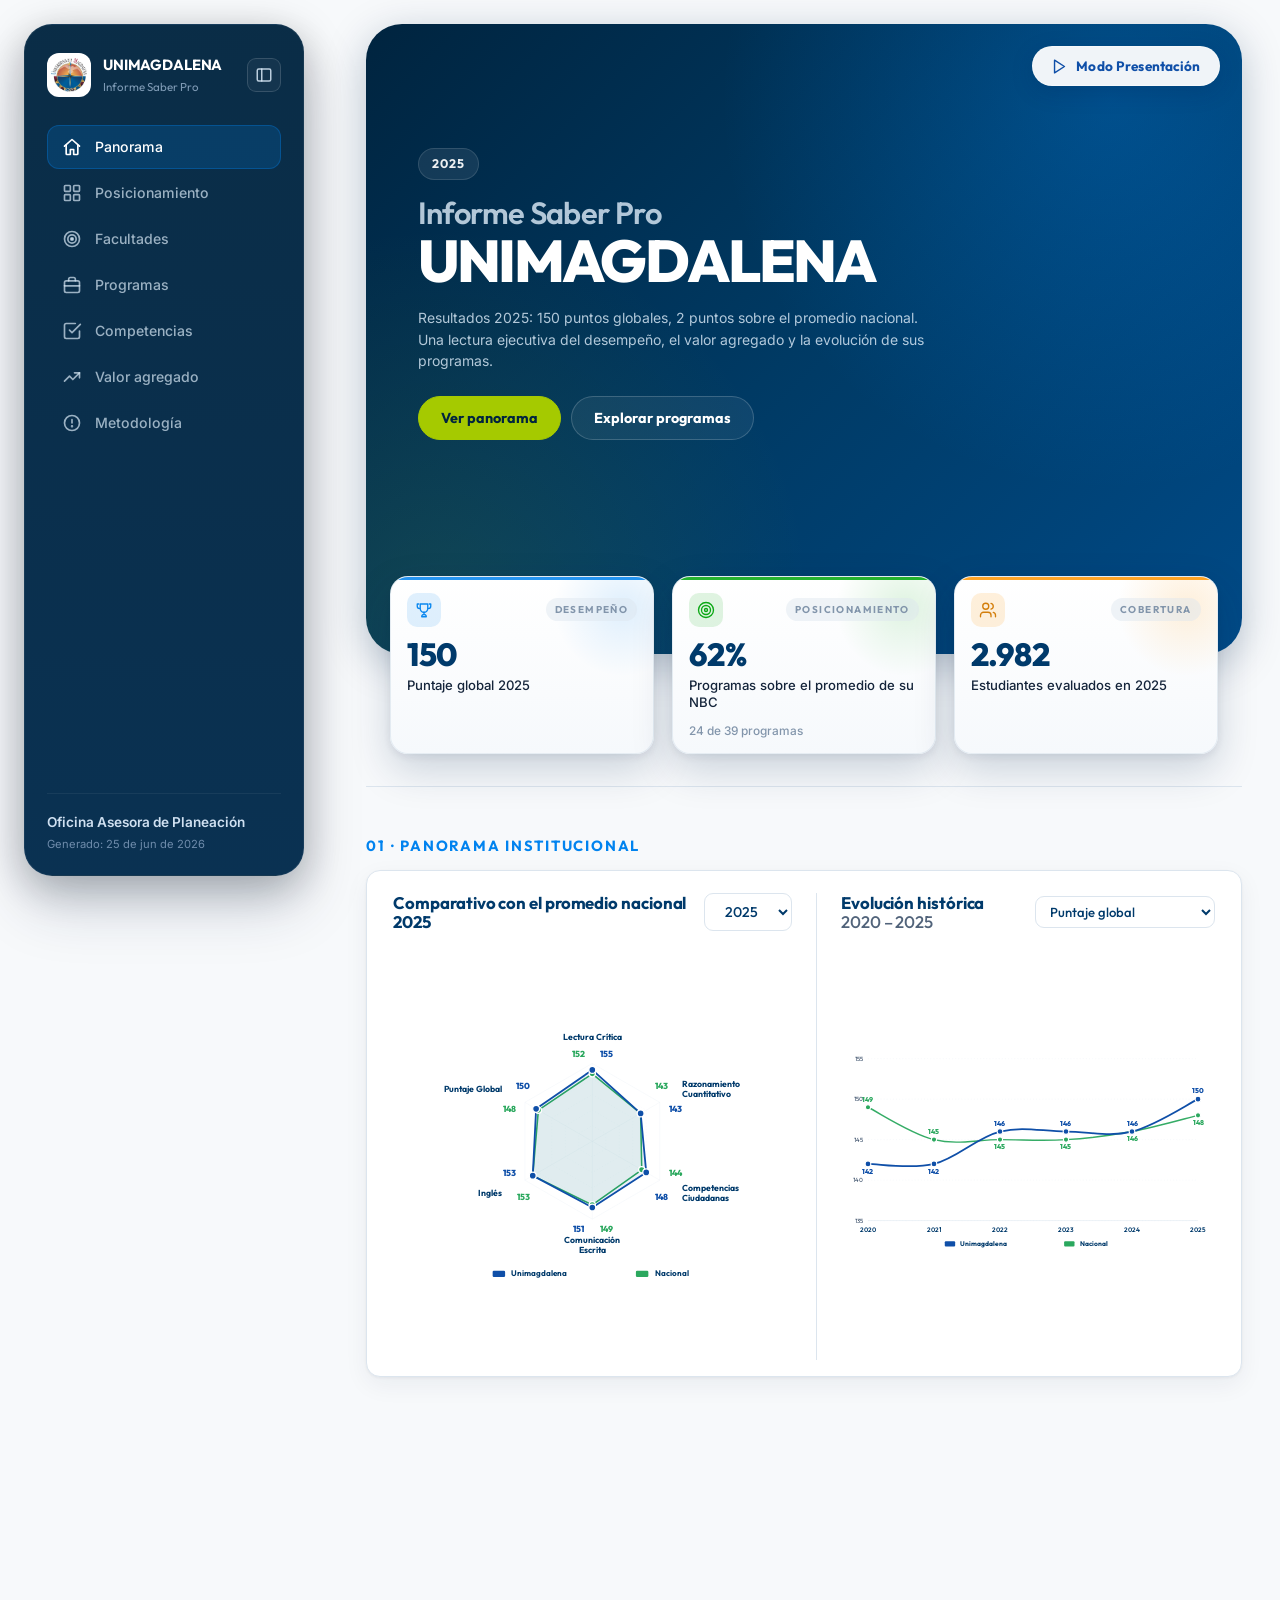
<file: informe/informe/index.html>
<!DOCTYPE html>
<html lang="es">
<head>
<meta charset="UTF-8">
<meta name="viewport" content="width=device-width, initial-scale=1.0">
<!-- Cache control: forza al navegador a revalidar el HTML cada vez para que
     los cambios de breakpoints/layout se vean sin necesidad de hard refresh
     manual. Asi el push de github pages se refleja en el telefono al instante. -->
<meta http-equiv="Cache-Control" content="no-cache, no-store, must-revalidate">
<meta http-equiv="Pragma" content="no-cache">
<meta http-equiv="Expires" content="0">
<title>Informe Saber Pro · Universidad del Magdalena</title>
<link rel="preconnect" href="https://fonts.googleapis.com">
<link rel="preconnect" href="https://fonts.gstatic.com" crossorigin>
<link href="https://fonts.googleapis.com/css2?family=Outfit:wght@400;500;600;700;800&family=Inter:wght@400;500;600&display=swap" rel="stylesheet">
<link rel="stylesheet" href="assets/css/tokens.css?v=252">
<link rel="stylesheet" href="assets/css/presentation.css?v=306">
</head>
<body>

<!-- Botón hamburguesa para abrir el menú en mobile -->
<button type="button" class="menu-toggle" id="menuToggle" aria-label="Abrir menú de secciones" aria-expanded="false" aria-controls="sidebar">
  <svg viewBox="0 0 24 24" fill="none" stroke="currentColor" stroke-width="2.4" stroke-linecap="round" stroke-linejoin="round" aria-hidden="true">
    <line x1="4" y1="7" x2="20" y2="7"/>
    <line x1="4" y1="12" x2="20" y2="12"/>
    <line x1="4" y1="17" x2="20" y2="17"/>
  </svg>
</button>

<!-- Backdrop del drawer (oscurece el contenido cuando el menú está abierto en mobile) -->
<div class="sidebar-backdrop" id="sidebarBackdrop" aria-hidden="true"></div>

<div class="layout">

  <!-- ===================== SIDEBAR ===================== -->
  <aside class="sidebar" id="sidebar" aria-label="Menu de secciones">
    <div class="sidebar__brand">
      <div class="sidebar__logo" id="brandLogo">
        <img src="assets/img/escudo-unimagdalena.png?v=251"
             alt="Escudo Universidad del Magdalena"
             onerror="this.parentNode.textContent='UM'">
      </div>
      <div class="sidebar__title">UNIMAGDALENA<span>Informe Saber Pro</span></div>
      <button type="button" class="sidebar-toggle" id="sidebarToggle" aria-label="Colapsar menú" aria-expanded="true">
        <svg viewBox="0 0 24 24" fill="none" stroke="currentColor" stroke-width="2" stroke-linecap="round" stroke-linejoin="round" aria-hidden="true">
          <rect x="3" y="4" width="18" height="16" rx="2"/>
          <line x1="9" y1="4" x2="9" y2="20"/>
        </svg>
      </button>
    </div>
    <nav class="nav" id="nav">
      <a class="nav__item is-active" href="#portada" data-label="Panorama">
        <span class="nav__icon" aria-hidden="true"><svg viewBox="0 0 24 24" fill="none" stroke="currentColor" stroke-width="2" stroke-linecap="round" stroke-linejoin="round"><path d="M3 11l9-8 9 8"/><path d="M5 10v10a1 1 0 0 0 1 1h4v-6h4v6h4a1 1 0 0 0 1-1V10"/></svg></span>
        <span class="nav__text">Panorama</span>
      </a>
      <a class="nav__item" href="#posicionamiento" data-label="Posicionamiento">
        <span class="nav__icon" aria-hidden="true"><svg viewBox="0 0 24 24" fill="none" stroke="currentColor" stroke-width="2" stroke-linecap="round" stroke-linejoin="round"><rect x="3" y="3" width="7" height="7" rx="1"/><rect x="14" y="3" width="7" height="7" rx="1"/><rect x="3" y="14" width="7" height="7" rx="1"/><rect x="14" y="14" width="7" height="7" rx="1"/></svg></span>
        <span class="nav__text">Posicionamiento</span>
      </a>
      <a class="nav__item" href="#facultades" data-label="Facultades">
        <span class="nav__icon" aria-hidden="true"><svg viewBox="0 0 24 24" fill="none" stroke="currentColor" stroke-width="2" stroke-linecap="round" stroke-linejoin="round"><circle cx="12" cy="12" r="9"/><circle cx="12" cy="12" r="5"/><circle cx="12" cy="12" r="1.5" fill="currentColor"/></svg></span>
        <span class="nav__text">Facultades</span>
      </a>
      <a class="nav__item" href="#programas" data-label="Programas">
        <span class="nav__icon" aria-hidden="true"><svg viewBox="0 0 24 24" fill="none" stroke="currentColor" stroke-width="2" stroke-linecap="round" stroke-linejoin="round"><rect x="3" y="7" width="18" height="14" rx="2"/><path d="M8 7V5a2 2 0 0 1 2-2h4a2 2 0 0 1 2 2v2"/><path d="M3 13h18"/></svg></span>
        <span class="nav__text">Programas</span>
      </a>
      <a class="nav__item" href="#competencias" data-label="Competencias">
        <span class="nav__icon" aria-hidden="true"><svg viewBox="0 0 24 24" fill="none" stroke="currentColor" stroke-width="2" stroke-linecap="round" stroke-linejoin="round"><polyline points="9 11 12 14 22 4"/><path d="M21 12v7a2 2 0 0 1-2 2H5a2 2 0 0 1-2-2V5a2 2 0 0 1 2-2h11"/></svg></span>
        <span class="nav__text">Competencias</span>
      </a>
      <a class="nav__item" href="#valor-agregado" data-label="Valor agregado">
        <span class="nav__icon" aria-hidden="true"><svg viewBox="0 0 24 24" fill="none" stroke="currentColor" stroke-width="2" stroke-linecap="round" stroke-linejoin="round"><polyline points="3 17 9 11 13 15 21 7"/><polyline points="15 7 21 7 21 13"/></svg></span>
        <span class="nav__text">Valor agregado</span>
      </a>
      <a class="nav__item" href="#metodologia" data-label="Metodología">
        <span class="nav__icon" aria-hidden="true"><svg viewBox="0 0 24 24" fill="none" stroke="currentColor" stroke-width="2" stroke-linecap="round" stroke-linejoin="round"><circle cx="12" cy="12" r="9"/><path d="M12 8v4"/><circle cx="12" cy="16" r="0.5" fill="currentColor"/></svg></span>
        <span class="nav__text">Metodología</span>
      </a>
    </nav>
    <div class="sidebar__foot">
      <strong>
        <span class="sidebar__foot-full">Oficina Asesora de Planeación</span>
        <span class="sidebar__foot-short" aria-hidden="true">OAP</span>
      </strong>
      <span id="footGen"></span>
    </div>
  </aside>


  <!-- ===================== CONTENIDO ===================== -->
  <main class="content">

    <!-- HERO / PORTADA -->
    <header class="hero" id="portada">
      <!-- Boton flotante para activar el Modo Presentacion (capa visual sobre el informe) -->
      <button type="button" class="presentation-trigger" id="presentationTrigger" aria-label="Activar modo presentación">
        <svg viewBox="0 0 24 24" fill="none" stroke="currentColor" stroke-width="2" stroke-linecap="round" stroke-linejoin="round" aria-hidden="true">
          <polygon points="5 3 19 12 5 21 5 3"/>
        </svg>
        <span>Modo Presentación</span>
      </button>
      <div class="hero__inner">
        <span class="hero__year-badge">2025</span>
        <h1>
          <span>Informe Saber Pro</span>
          <strong>UNIMAGDALENA</strong>
        </h1>
        <p class="hero__sub" id="heroSub"></p>
        <div class="hero__actions" aria-label="Accesos principales">
          <a class="hero__button hero__button--primary" href="#panorama">Ver panorama</a>
          <a class="hero__button" href="#programas">Explorar programas</a>
        </div>
      </div>
      <!-- Métricas conservadas como sumidero invisible para que el JS no falle -->
      <span id="heroScore" hidden></span>
      <span id="heroRank" hidden></span>
      <span id="heroPrograms" hidden></span>
    </header>

    <!-- KPIs (G1) -->
    <section class="kpi-grid" id="kpiGrid" aria-label="Indicadores clave"></section>

    <!-- SECCIONES -->
    <section class="section" id="panorama">
      <div class="section__eyebrow">01 · Panorama institucional</div>
      <!-- Card combinado: radar + histórico global en 2 columnas con divisor -->
      <div class="card panorama-card">
        <div class="panorama-grid">
          <div class="panorama-side">
            <div class="panorama-side__header">
              <h3 class="card__title panorama-side__title">Comparativo con el promedio nacional <span id="radarYearLbl">2025</span></h3>
              <div class="select-wrapper">
                <select id="selAnioRadar" class="control-select"></select>
              </div>
            </div>
            <div class="chart-container" id="chartRadar"></div>
          </div>
          <div class="panorama-side">
            <div class="panorama-side__header">
              <h3 class="card__title panorama-side__title">Evolución histórica <span class="card__title-soft">2020 – 2025</span></h3>
              <div class="select-wrapper select-wrapper--compact">
                <select id="selEvolComp" class="control-select control-select--compact"></select>
              </div>
            </div>
            <div class="chart-container" id="chartEvol"></div>
          </div>
        </div>
      </div>
    </section>

    <section class="section" id="posicionamiento">
      <div class="section__eyebrow">02 · Posicionamiento externo</div>
      <div class="charts-grid charts-grid--stacked">
        <div class="card">
          <div class="card__header-flex">
            <h3 class="card__title">Comparativo con universidades del departamento <span id="univDeptYearLbl">2025</span></h3>
            <div class="select-wrapper">
              <select id="selAnioUnivDept" class="control-select"></select>
            </div>
          </div>
          <div class="chart-container" id="chartUnivDept"></div>
        </div>
        <div class="card">
          <div class="card__header-flex">
            <h3 class="card__title">Puntaje global universidades del SUE <span id="sueYearLbl">2025</span></h3>
            <div class="select-wrapper">
              <select id="selAnioSue" class="control-select"></select>
            </div>
          </div>
          <div class="chart-container" id="chartSue"></div>
        </div>
      </div>
    </section>

    <section class="section" id="facultades">
      <div class="section__eyebrow">03 · Facultades</div>
      <div class="charts-grid charts-grid--stacked">
        <div class="card">
          <div class="card__header-flex">
            <h3 class="card__title"><span id="facultadCompLbl">Puntaje global</span> promedio por facultad <span id="facultadYearLbl">2025</span></h3>
            <div class="card__controls">
              <select id="selAnioFacultad" class="control-select"></select>
            </div>
          </div>
          <div class="tabs tabs--facultad" id="facultadCompTabs"></div>
          <div class="chart-container" id="chartFacultades"></div>
        </div>
        <div class="card">
          <div class="card__header-flex">
            <h3 class="card__title">Matriz de calor: competencias por facultad <span id="heatmapYearLbl">2025</span></h3>
            <div class="select-wrapper">
              <select id="selAnioHeatmap" class="control-select"></select>
            </div>
          </div>
          <div class="chart-container" id="chartHeatmap"></div>
        </div>
      </div>
    </section>

    <section class="section" id="programas">
      <div class="section__eyebrow">04 · Programas</div>

      <div class="explorer-container">
        <!-- Convenciones visuales del explorador de programas (encima de los filtros) -->
        <div class="convenciones">
          <div class="convenciones__title">Convenciones</div>
          <div class="convenciones__items">
            <div class="convencion">
              <span class="convencion__icon convencion__icon--acred" aria-hidden="true">
                <svg viewBox="0 0 24 24" fill="none" stroke="currentColor" stroke-width="2" stroke-linecap="round" stroke-linejoin="round"><path d="M12 2 4 6v6c0 5 3.5 9 8 10 4.5-1 8-5 8-10V6l-8-4z"/><path d="m9 12 2 2 4-4"/></svg>
              </span>
              <span class="convencion__text">Programa acreditado</span>
            </div>
            <div class="convencion">
              <span class="convencion__icon convencion__icon--up" aria-hidden="true">
                <svg viewBox="0 0 24 24" fill="currentColor"><path d="M12 4 4 14h5v6h6v-6h5z"/></svg>
              </span>
              <span class="convencion__text">Programa por encima de la media</span>
            </div>
            <div class="convencion">
              <span class="convencion__icon convencion__icon--down" aria-hidden="true">
                <svg viewBox="0 0 24 24" fill="currentColor"><path d="M12 20 4 10h5V4h6v6h5z"/></svg>
              </span>
              <span class="convencion__text">Programa por debajo de la media</span>
            </div>
            <div class="convencion">
              <span class="convencion__icon convencion__icon--star" aria-hidden="true">
                <svg viewBox="0 0 24 24" fill="currentColor"><polygon points="12,2 15,9 22,9.5 17,14.5 18.5,22 12,18 5.5,22 7,14.5 2,9.5 9,9"/></svg>
              </span>
              <span class="convencion__text">Por encima de la media en todas las competencias</span>
            </div>
          </div>
        </div>

        <div class="explorer-controls">
          <div class="control-group">
            <label for="selFacultad">Filtrar por facultad:</label>
            <select id="selFacultad" class="control-select">
              <option value="TODAS">Todas las facultades</option>
            </select>
          </div>
          <div class="control-group">
            <label for="selPrograma">Seleccionar programa académico:</label>
            <select id="selPrograma" class="control-select"></select>
          </div>
          <div class="control-group control-group--year">
            <label for="selAnioProg">Año de evaluación:</label>
            <select id="selAnioProg" class="control-select"></select>
          </div>
        </div>

        <div id="progWarnN" class="warn-badge" style="display: none;">
          <span class="warn-badge__icon">⚠️</span>
          <span class="warn-badge__text"><strong>Evaluados bajos (n &lt; 5):</strong> este programa cuenta con muy pocos evaluados en el año vigente. Interpretar los resultados con precaución.</span>
        </div>


        <div class="charts-grid charts-grid--stacked">
          <!-- Tarjeta combinada: genéricas + específicas vs. NBC -->
          <div class="card prog-genspec-card">
            <div class="prog-genspec-grid">
              <!-- Columna izquierda: Genéricas (radar) -->
              <div class="prog-genspec-side prog-genspec-side--with-status">
                <h3 class="card__title prog-genspec-side__title">Competencias genéricas vs. NBC <span id="progRadarYearLbl">2025</span></h3>
                <!-- Cajita flotante con los iconos del estado del programa (anclada al chart del radar) -->
                <div id="progStatus" class="prog-status-box" hidden></div>
                <div class="chart-container" id="progRadar"></div>
              </div>
              <!-- Columna derecha: Específicas (barras) -->
              <div class="prog-genspec-side" id="progSpecCard">
                <h3 class="card__title prog-genspec-side__title">Competencias específicas vs. NBC <span id="progSpecYearLbl">2025</span></h3>
                <div class="chart-container" id="progSpecBar"></div>
              </div>
            </div>
          </div>
          <!-- Card combinado: evolución de competencias + histórico global del programa -->
          <div class="card prog-history-card">
            <div class="prog-history-grid">
              <div class="prog-history-side">
                <h3 class="card__title prog-genspec-side__title">Competencias genéricas <span class="card__title-soft">evolución 2020 – 2025</span></h3>
                <div class="card__program-label card__program-label--centered" id="progNivelesProgLbl"></div>
                <div class="chart-container" id="progNiveles"></div>
              </div>
              <div class="prog-history-side">
                <h3 class="card__title prog-genspec-side__title">Histórico puntaje global <span class="card__title-soft">programa vs. NBC nacional</span></h3>
                <div class="chart-container" id="progHist"></div>
              </div>
            </div>
          </div>
        </div>
      </div>
    </section>

    <section class="section" id="competencias">
      <div class="section__eyebrow">05 · Competencias</div>

      <div class="charts-grid charts-grid--stacked">
        <div class="card">
          <div class="card__header-flex">
            <h3 class="card__title">Top 10 programas líderes por competencia <span id="topYearLbl">2025</span></h3>
            <div class="select-wrapper">
              <select id="selAnioTop" class="control-select"></select>
            </div>
          </div>
          <div class="tabs" id="topTabs"></div>
          <div class="chart-container" id="chartTop10"></div>
        </div>
      </div>
    </section>

    <section class="section" id="valor-agregado">
      <div class="section__eyebrow">06 · Valor agregado</div>

      <!-- Tarjetas explicativas de los 4 cuadrantes -->
      <div class="cuadrante-cards">
        <article class="cuadrante-card cuadrante-card--desempeno">
          <header class="cuadrante-card__head">
            <span class="cuadrante-card__icon" aria-hidden="true">🚀</span>
            <h4>Alto Desempeño</h4>
          </header>
          <p>Entrada y salida superiores a la media nacional. Consolidación de calidad académica y atracción de perfiles sobresalientes.</p>
        </article>
        <article class="cuadrante-card cuadrante-card--aporte">
          <header class="cuadrante-card__head">
            <span class="cuadrante-card__icon" aria-hidden="true">🌱</span>
            <h4>Alto Aporte</h4>
          </header>
          <p>Entrada por debajo de la media nacional pero salida por encima. Representa el mayor valor agregado formativo del proceso docente.</p>
        </article>
        <article class="cuadrante-card cuadrante-card--base">
          <header class="cuadrante-card__head">
            <span class="cuadrante-card__icon" aria-hidden="true">📉</span>
            <h4>Base Baja</h4>
          </header>
          <p>Entrada y salida por debajo del promedio. Áreas con brechas formativas profundas que demandan tutorías focalizadas.</p>
        </article>
        <article class="cuadrante-card cuadrante-card--alerta">
          <header class="cuadrante-card__head">
            <span class="cuadrante-card__icon" aria-hidden="true">⚠️</span>
            <h4>Alerta</h4>
          </header>
          <p>Entrada alta con egreso inferior al promedio. Sugiere pérdida de potencial de ingreso y exige auditoría pedagógica inmediata.</p>
        </article>
      </div>

      <div class="charts-grid charts-grid--stacked">
        <div class="card">
          <h3 class="card__title">Trayectoria de valor agregado <span class="card__title-soft">2020 – 2024</span></h3>
          <div class="chart-container" id="chartTrayectoria"></div>
        </div>
        <div class="card">
          <div class="card__header-flex">
            <h3 class="card__title">Cuadrantes de valor agregado <span id="cuadranteYearLbl">2024</span></h3>
            <div class="card__controls card__controls--inline">
              <div class="select-wrapper">
                <select id="selAnioCuadrante" class="control-select" aria-label="Año del análisis"></select>
              </div>
              <div class="select-wrapper">
                <select id="selNbcCuadrante" class="control-select control-select--compact" aria-label="Filtrar por NBC"></select>
              </div>
            </div>
          </div>
          <div class="chart-container" id="chartCuadrantes"></div>
        </div>
      </div>
    </section>

    <section class="section" id="metodologia">
      <div class="section__eyebrow">07 · Metodología</div>

      <div class="metodologia-wrap">

        <!-- Bloque 1: Fuentes de datos -->
        <div class="card metodologia-block">
          <div class="metodologia-block__head">
            <span class="metodologia-block__icon" aria-hidden="true">📚</span>
            <h3 class="card__title">Fuentes de los datos</h3>
          </div>
          <p class="metodologia-block__lead">
            Toda la información que alimenta este informe es <strong>oficial del Instituto Colombiano para la
            Evaluación de la Educación (ICFES)</strong>. Provenimos de dos publicaciones distintas que el ICFES libera
            cada año y que no se mezclan entre sí.
          </p>
          <div class="metodologia-sources">
            <div class="metodologia-source metodologia-source--a">
              <div class="metodologia-source__tag">Resultados agregados</div>
              <h4>Bases publicadas anualmente por el ICFES</h4>
              <p class="metodologia-source__desc">
                El ICFES publica cada año los <strong>resultados agregados de Saber Pro</strong> por institución,
                programa académico y NBC, indicando puntajes promedios y número de evaluados.
              </p>
              <p class="metodologia-source__meta">
                Periodo cubierto en este informe: <strong>2020 – 2025</strong> · Alimenta el panorama institucional,
                el ranking SUE, el comparativo regional, las facultades, los programas, el Top 10 y los niveles de
                desempeño.
              </p>
              <p class="metodologia-source__link">
                Disponibles en:
                <a href="https://www.icfes.gov.co/evaluaciones-icfes/acerca-del-examen-saber-pro/resultados-del-examen-saber-pro/" target="_blank" rel="noopener noreferrer">icfes.gov.co — Resultados del examen Saber Pro</a>
              </p>
            </div>
            <div class="metodologia-source metodologia-source--b">
              <div class="metodologia-source__tag">Datos de cruce</div>
              <h4>Cruce Saber 11 ↔ Saber Pro del ICFES</h4>
              <p class="metodologia-source__desc">
                Es una base que el ICFES construye internamente: por cada estudiante que presentó Saber Pro, recupera
                el puntaje que ese mismo estudiante obtuvo años antes en Saber 11. Permite ver cómo cambió cada
                persona entre la entrada al bachillerato terminado y la salida de la universidad.
              </p>
              <p class="metodologia-source__meta">
                Periodo cubierto en este informe: <strong>2020 – 2024</strong> · Alimenta el análisis de valor
                agregado (los cuadrantes y la trayectoria histórica de la universidad).
              </p>
            </div>
          </div>
        </div>

        <!-- Bloque 2: El cruce -->
        <div class="card metodologia-block">
          <div class="metodologia-block__head">
            <span class="metodologia-block__icon" aria-hidden="true">🔗</span>
            <h3 class="card__title">¿Qué es el cruce Saber 11 → Saber Pro?</h3>
          </div>
          <p>
            Es un emparejamiento que hace el ICFES, estudiante por estudiante, entre el puntaje que obtuvo al terminar
            el bachillerato (<strong>Saber 11</strong>) y el puntaje que obtuvo años después al terminar su carrera
            (<strong>Saber Pro</strong>).
          </p>
          <p>
            Con esos dos puntajes podemos calcular el <strong>valor agregado</strong> de la universidad: cuánto eleva
            la formación universitaria el puntaje promedio de cada cohorte respecto al nivel con el que entró,
            comparado con lo que sucede a nivel nacional.
          </p>
          <p>
            Para que las comparaciones sean confiables, solo se reportan los grupos de programas que cuentan con un
            número suficiente de estudiantes con ambos puntajes registrados. Cuando son pocos, los promedios se
            vuelven inestables y no se publican.
          </p>
        </div>

        <!-- Bloque 3: Cómo se construye el informe -->
        <div class="card metodologia-block">
          <div class="metodologia-block__head">
            <span class="metodologia-block__icon" aria-hidden="true">⚙️</span>
            <h3 class="card__title">Cómo se construye el informe</h3>
          </div>
          <p>
            Los datos crudos del ICFES pasan por un proceso de tres etapas hasta convertirse en las gráficas que
            usted ve en el informe. Todo el procesamiento se hace en el computador de la Oficina Asesora de
            Planeación; no se modifica ni se reinterpreta ninguna cifra del ICFES.
          </p>
          <div class="metodologia-flow">
            <div class="metodologia-flow__step">
              <div class="metodologia-flow__num">1</div>
              <div>
                <strong>Carga y limpieza</strong>
                <p>Se descargan las bases del ICFES y se uniforman los nombres de instituciones, programas y NBC para
                que las comparaciones sean correctas (por ejemplo, "Universidad de Nariño" y "Universidad de Narino"
                son la misma institución).</p>
              </div>
            </div>
            <div class="metodologia-flow__step">
              <div class="metodologia-flow__num">2</div>
              <div>
                <strong>Cálculo de indicadores</strong>
                <p>Se calculan los puntajes promedios institucionales, por facultad y por programa; las brechas con
                el promedio nacional y con el NBC de cada programa; las posiciones en el SUE; y los cuadrantes de
                valor agregado.</p>
              </div>
            </div>
            <div class="metodologia-flow__step">
              <div class="metodologia-flow__num">3</div>
              <div>
                <strong>Publicación interactiva</strong>
                <p>Los resultados se llevan a este informe interactivo, donde el lector puede navegar por sección,
                cambiar el año de análisis y profundizar en cada facultad o programa.</p>
              </div>
            </div>
          </div>
          <p class="metodologia-note">
            El informe se actualiza cada vez que el ICFES libera una nueva edición anual de los resultados Saber Pro.
          </p>
        </div>

        <!-- Bloque 4: Reglas y cobertura -->
        <div class="card metodologia-block">
          <div class="metodologia-block__head">
            <span class="metodologia-block__icon" aria-hidden="true">📏</span>
            <h3 class="card__title">Reglas de interpretación</h3>
          </div>
          <div class="metodologia-rules">
            <div class="metodologia-rule">
              <h4>Rangos de años distintos</h4>
              <p>El análisis de <strong>valor agregado</strong> (cuadrantes y trayectoria) llega hasta
                <strong>2024</strong> porque el ICFES aún no ha publicado el cruce de 2025. El resto del informe
                (panorama, posicionamiento, facultades, programas y Top 10) llega hasta <strong>2025</strong>.</p>
            </div>
            <div class="metodologia-rule">
              <h4>Programas con pocos evaluados</h4>
              <p>Cuando un programa cuenta con menos de <strong>5 estudiantes evaluados</strong> en el año vigente
                aparece marcado con <span class="warn-badge warn-badge--inline">⚠️ Evaluados bajos</span>. Sus
                números deben leerse con cautela porque cualquier estudiante puede mover el promedio varios
                puntos.</p>
            </div>
            <div class="metodologia-rule">
              <h4>Comparativos siempre referenciados</h4>
              <p>Todo dato comparativo de este informe lleva su referencia explícita: <em>frente al promedio
                nacional</em>, <em>frente al NBC del programa</em> o <em>frente al año anterior</em>. Nunca se
                presentan puntajes "a secas" para evitar lecturas ambiguas.</p>
            </div>
            <div class="metodologia-rule">
              <h4>Cifras oficiales sin retoque</h4>
              <p>Los puntajes y conteos provienen tal cual del ICFES. La Oficina Asesora de Planeación organiza la
                información y construye las visualizaciones, pero no recalcula ni ajusta los promedios.</p>
            </div>
          </div>
        </div>

        <!-- Bloque 5: Glosario corto -->
        <div class="card metodologia-block">
          <div class="metodologia-block__head">
            <span class="metodologia-block__icon" aria-hidden="true">📖</span>
            <h3 class="card__title">Glosario rápido</h3>
          </div>
          <dl class="metodologia-glossary">
            <div><dt>Saber Pro</dt><dd>Examen de Estado que aplica el ICFES a todos los estudiantes próximos a graduarse de programas de pregrado.</dd></div>
            <div><dt>Saber 11</dt><dd>Examen que presentan los estudiantes al terminar el bachillerato. Se usa como punto de partida para medir cuánto agrega la universidad.</dd></div>
            <div><dt>NBC</dt><dd>Núcleo Básico del Conocimiento. Agrupación oficial del ICFES que reúne programas afines (por ejemplo, "Administración" o "Biología, microbiología y afines"). Cada programa pertenece a un NBC y se compara contra el promedio nacional de ese grupo.</dd></div>
            <div><dt>SUE</dt><dd>Sistema Universitario Estatal: el conjunto de universidades públicas de Colombia. Unimagdalena se compara con sus pares del SUE en la sección 02.</dd></div>
            <div><dt>Valor agregado</dt><dd>Cuánto eleva la universidad el puntaje de sus estudiantes entre Saber 11 y Saber Pro, comparado con lo que ocurre a nivel nacional. Si la universidad aporta más que la media, agrega valor.</dd></div>
            <div><dt>Cuadrantes</dt><dd>Vista que cruza dos preguntas: "¿con qué nivel entraron los estudiantes?" y "¿con qué nivel salieron?". Da cuatro categorías: Alto Desempeño, Alto Aporte, Base Baja y Alerta.</dd></div>
            <div><dt>Competencias genéricas</dt><dd>Las cinco que evalúa Saber Pro a todos los estudiantes: Lectura Crítica, Razonamiento Cuantitativo, Competencias Ciudadanas, Comunicación Escrita e Inglés.</dd></div>
            <div><dt>Competencias específicas</dt><dd>Pruebas adicionales propias de cada NBC, que dependen del área de estudio. Solo aparecen cuando el programa las rinde.</dd></div>
          </dl>
        </div>

      </div>
    </section>

  </main>
</div>

<script src="assets/js/app.js?v=305"></script>
<script src="assets/js/presentation.js?v=305"></script>
</body>
</html>
</file>
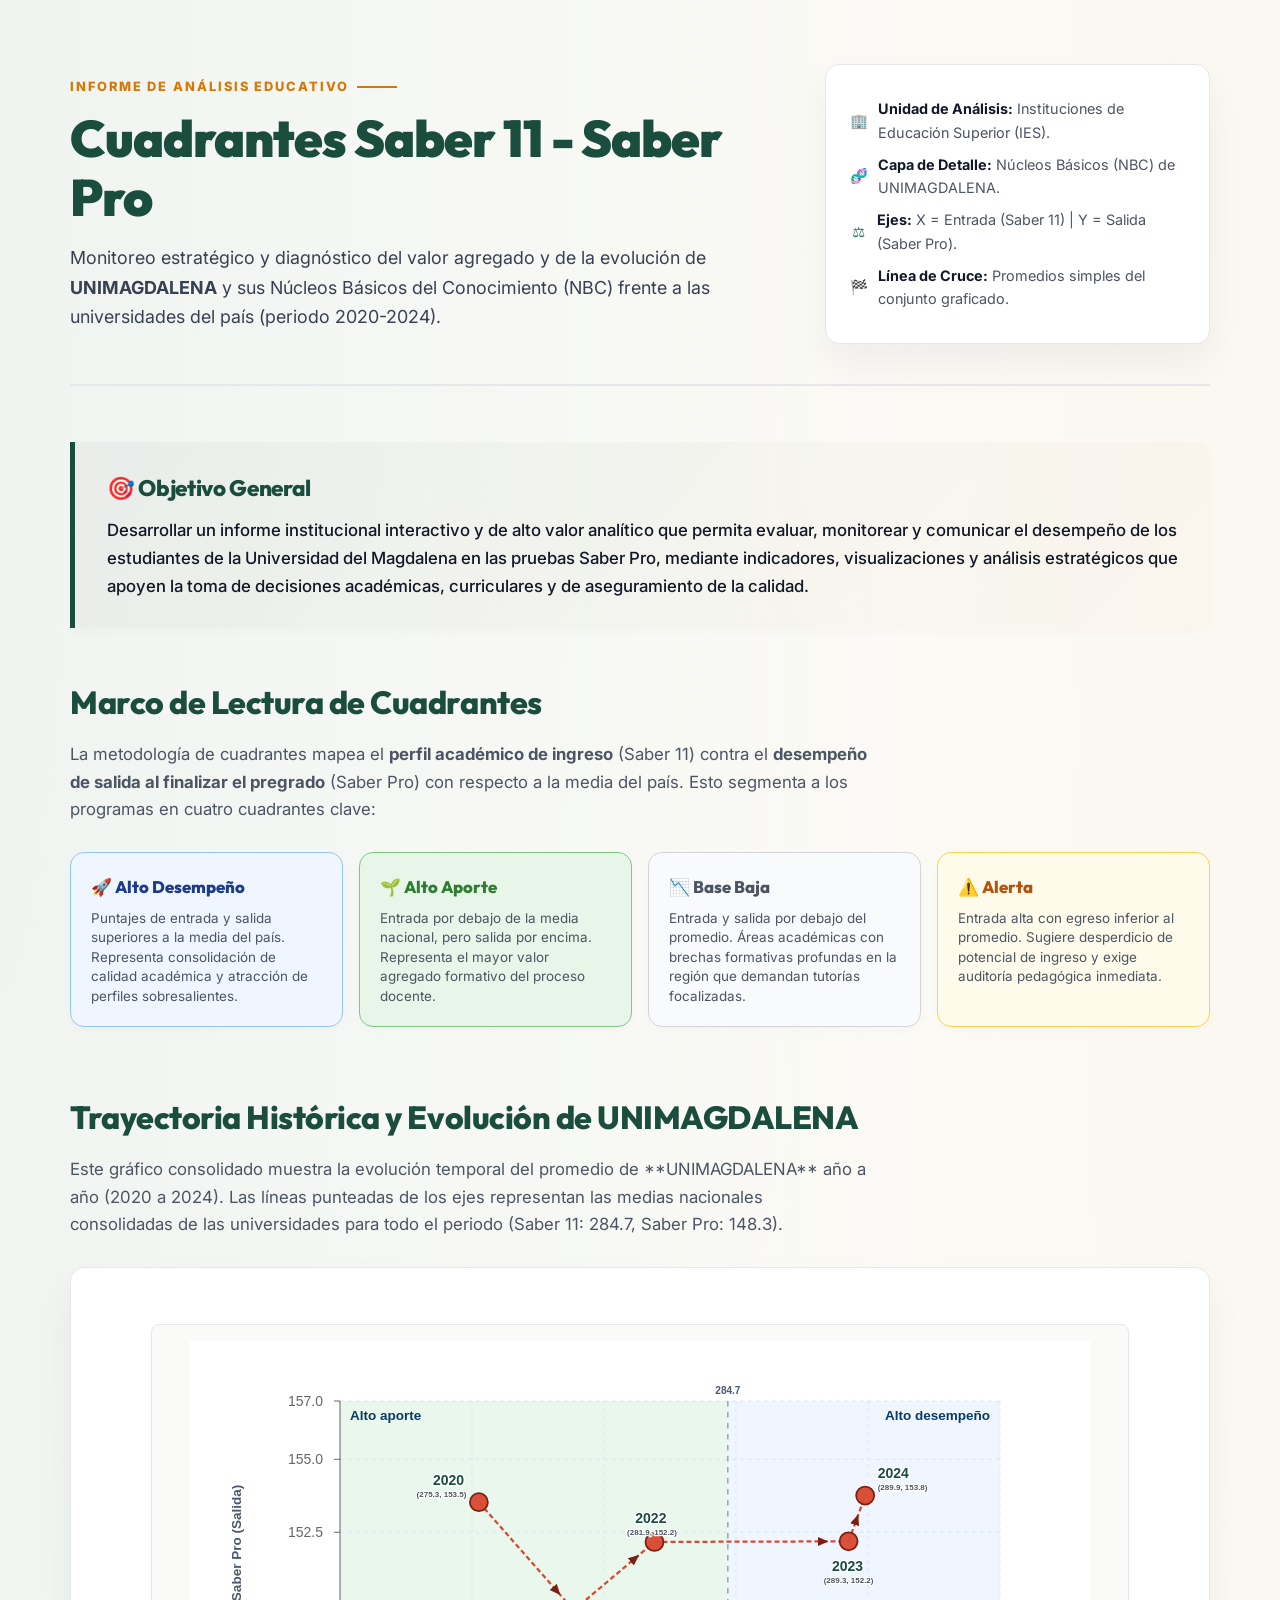
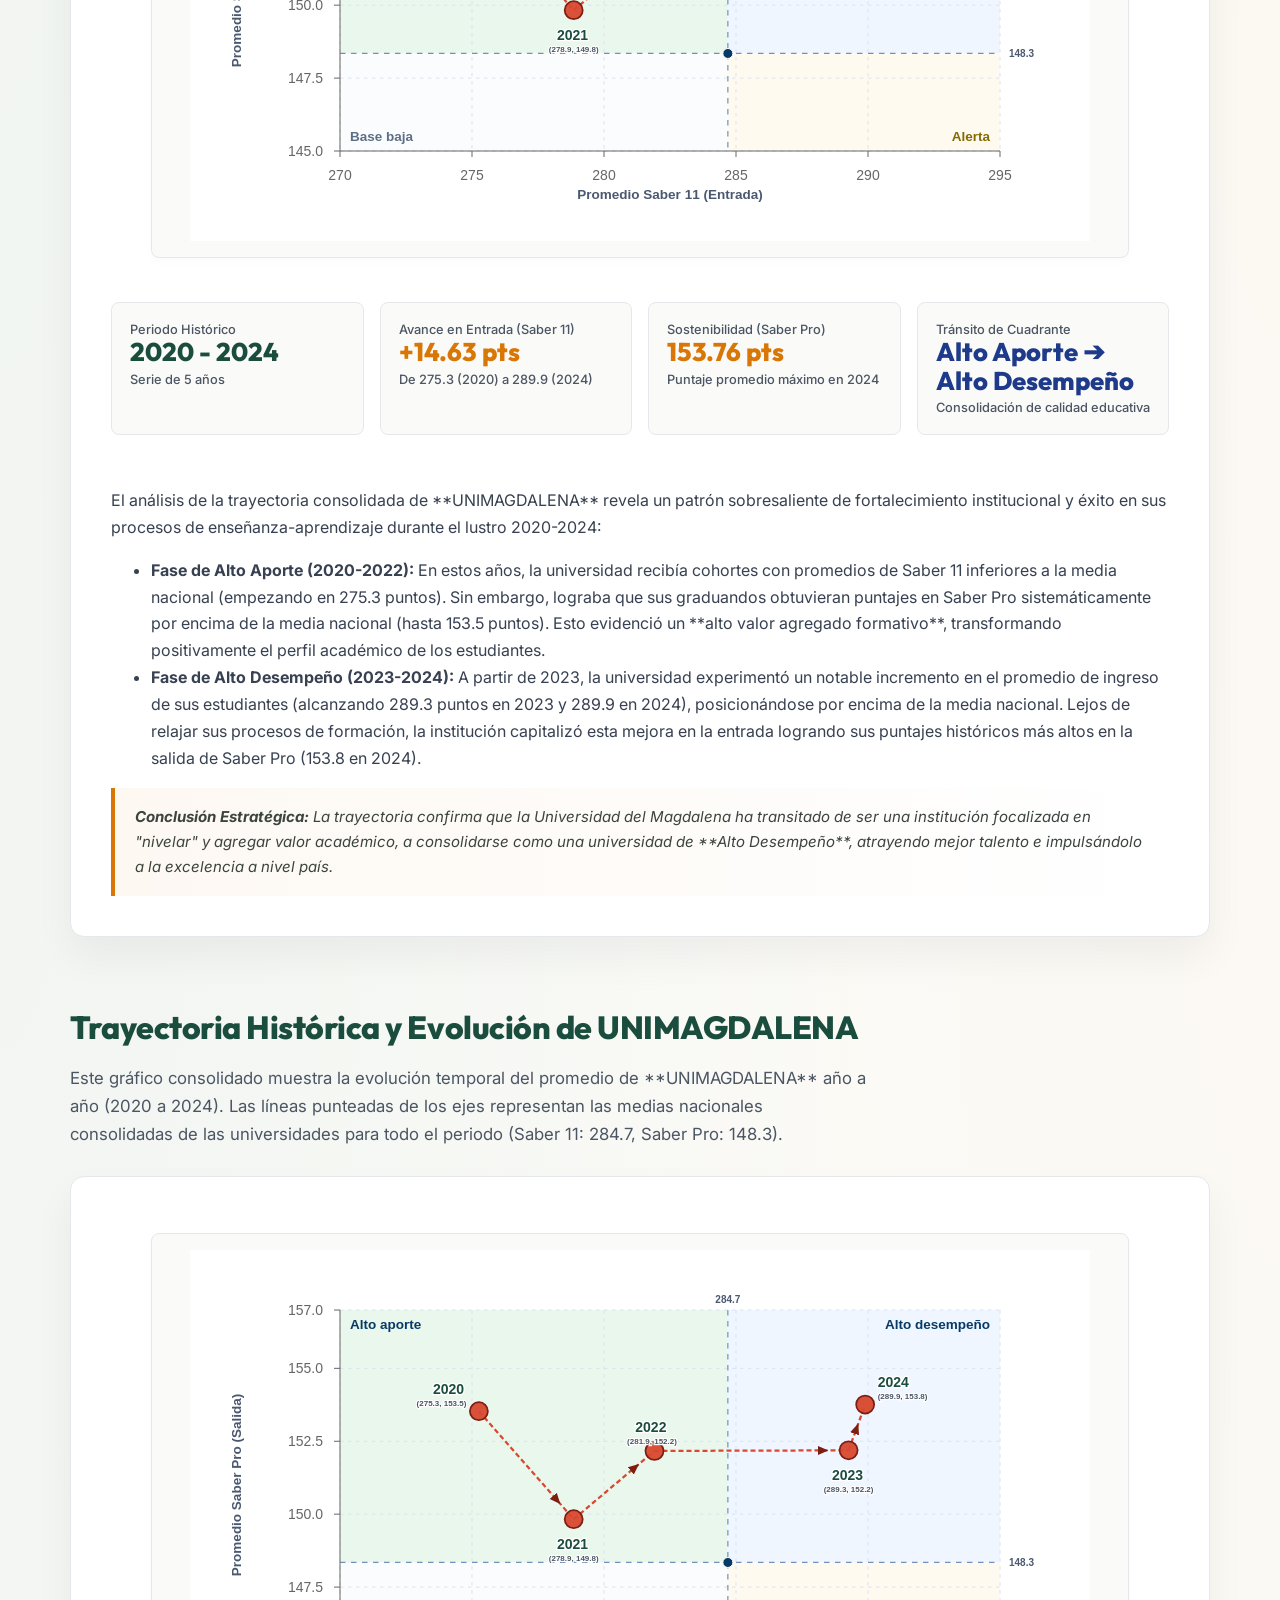
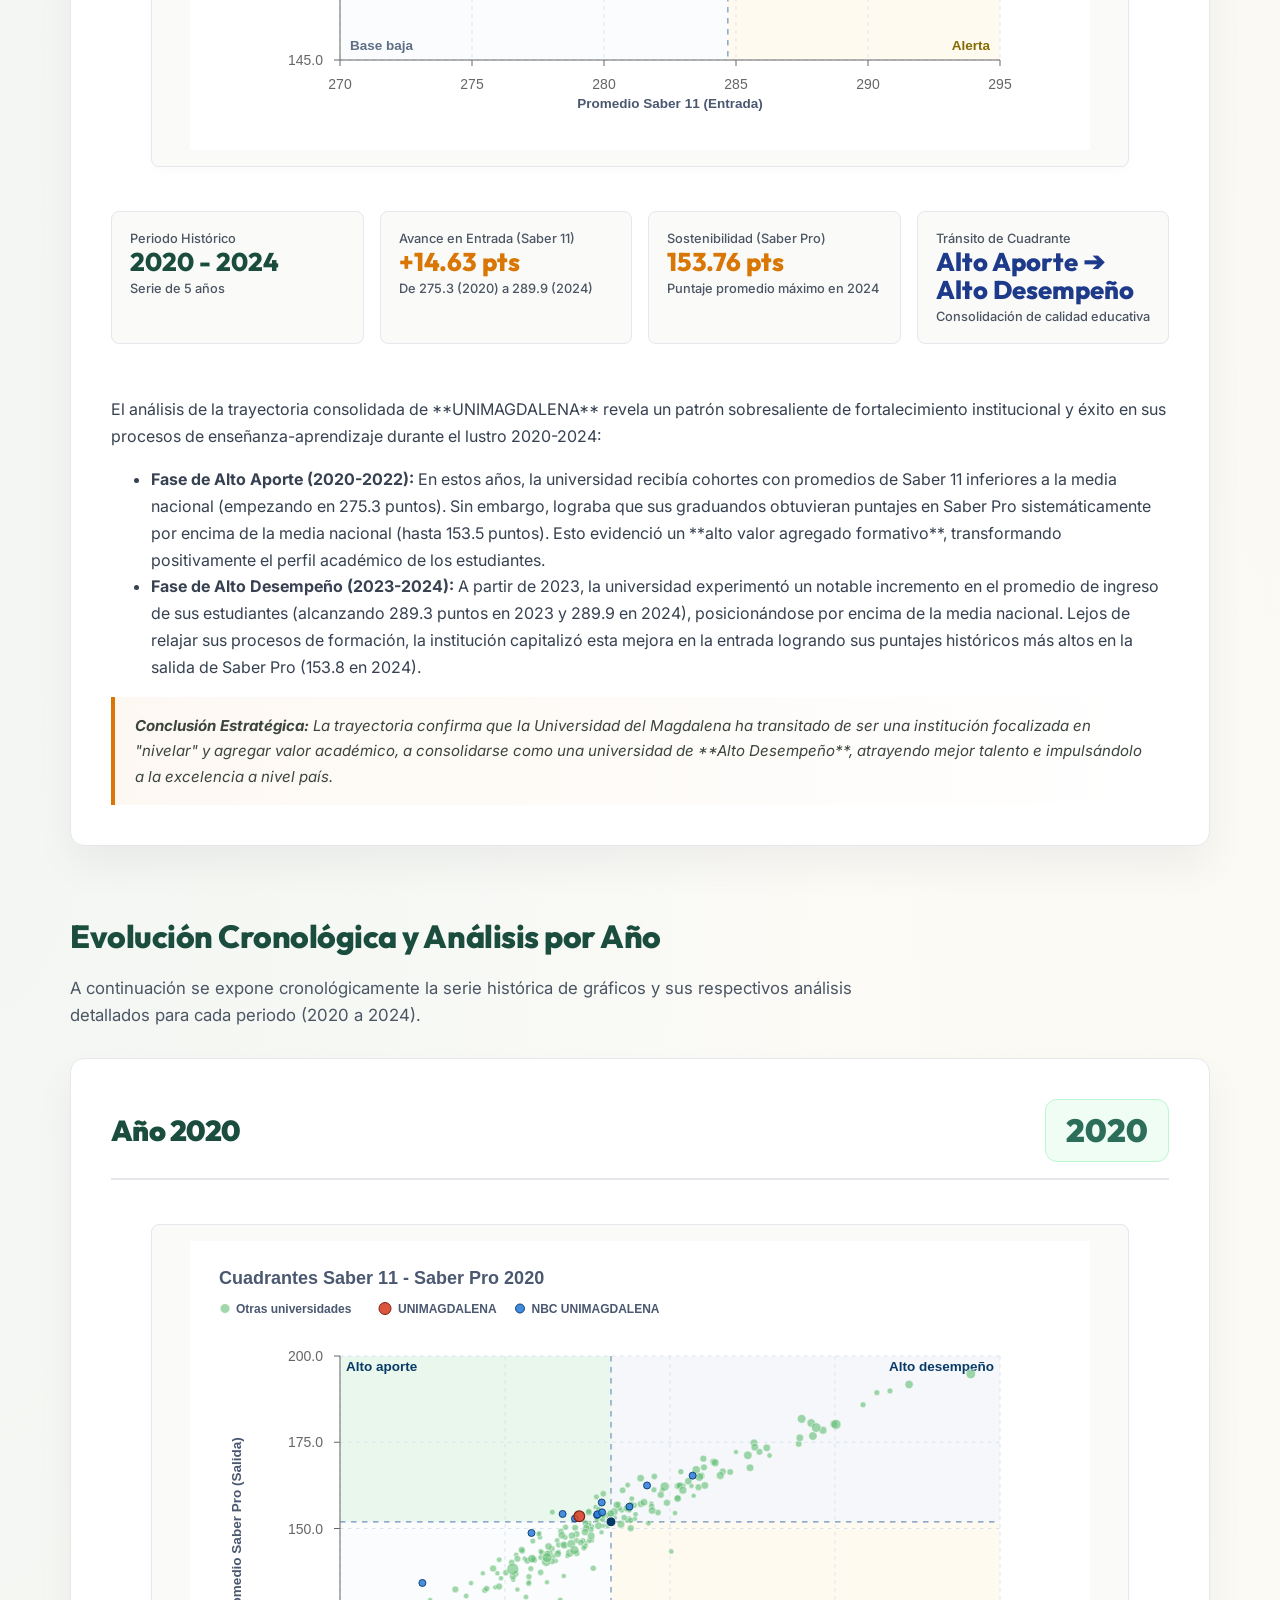
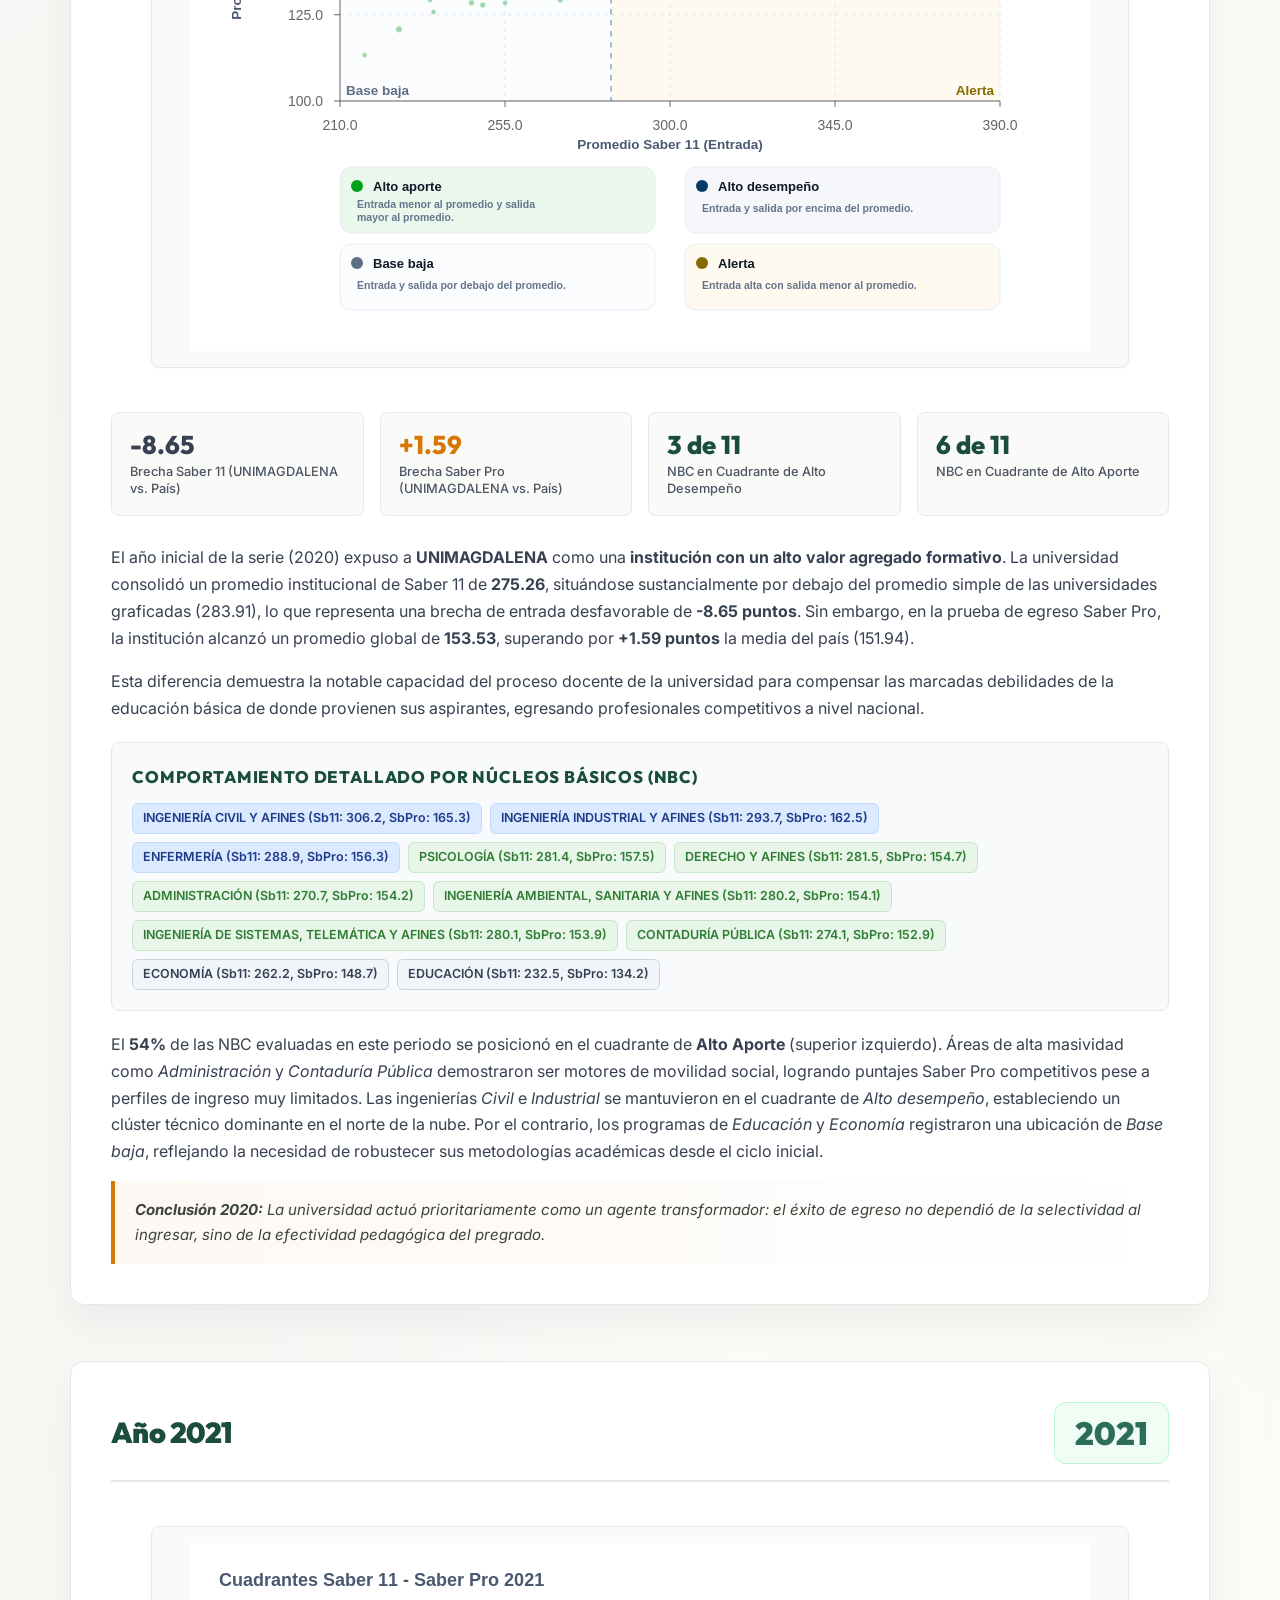
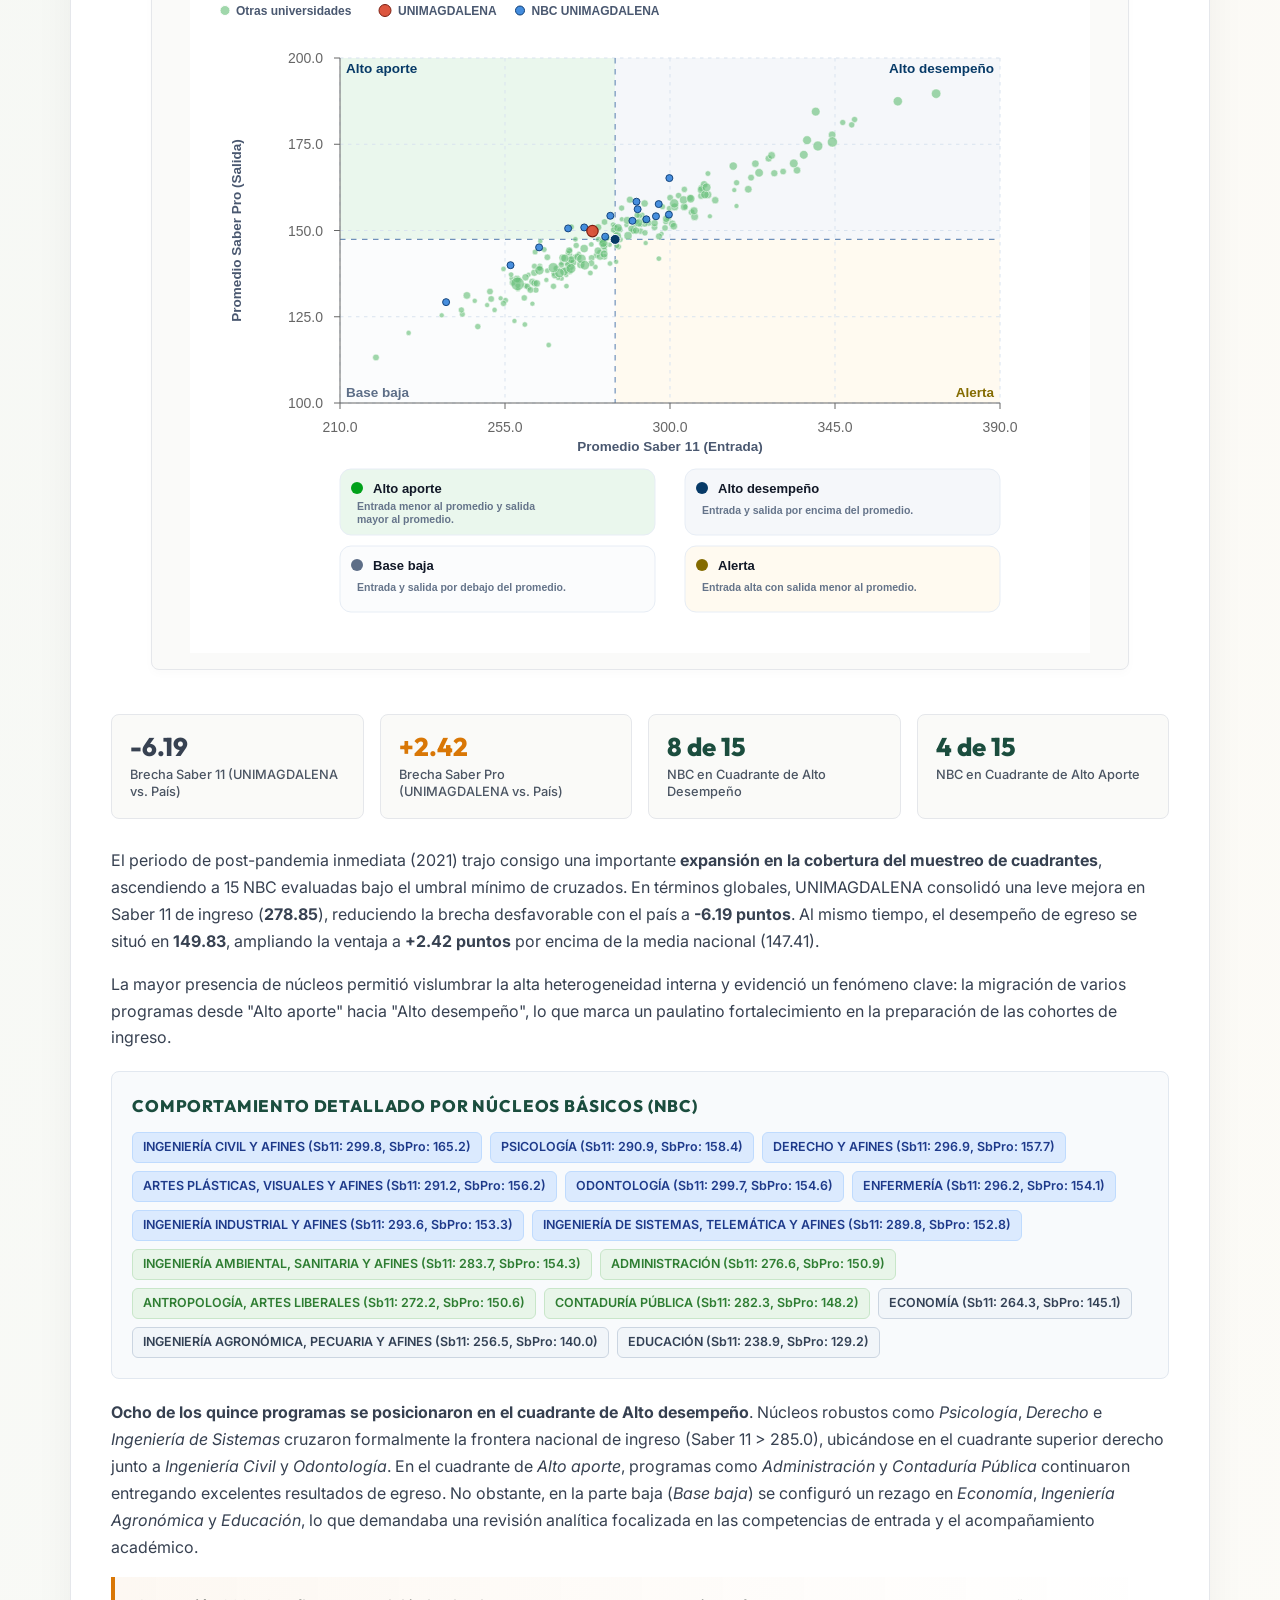
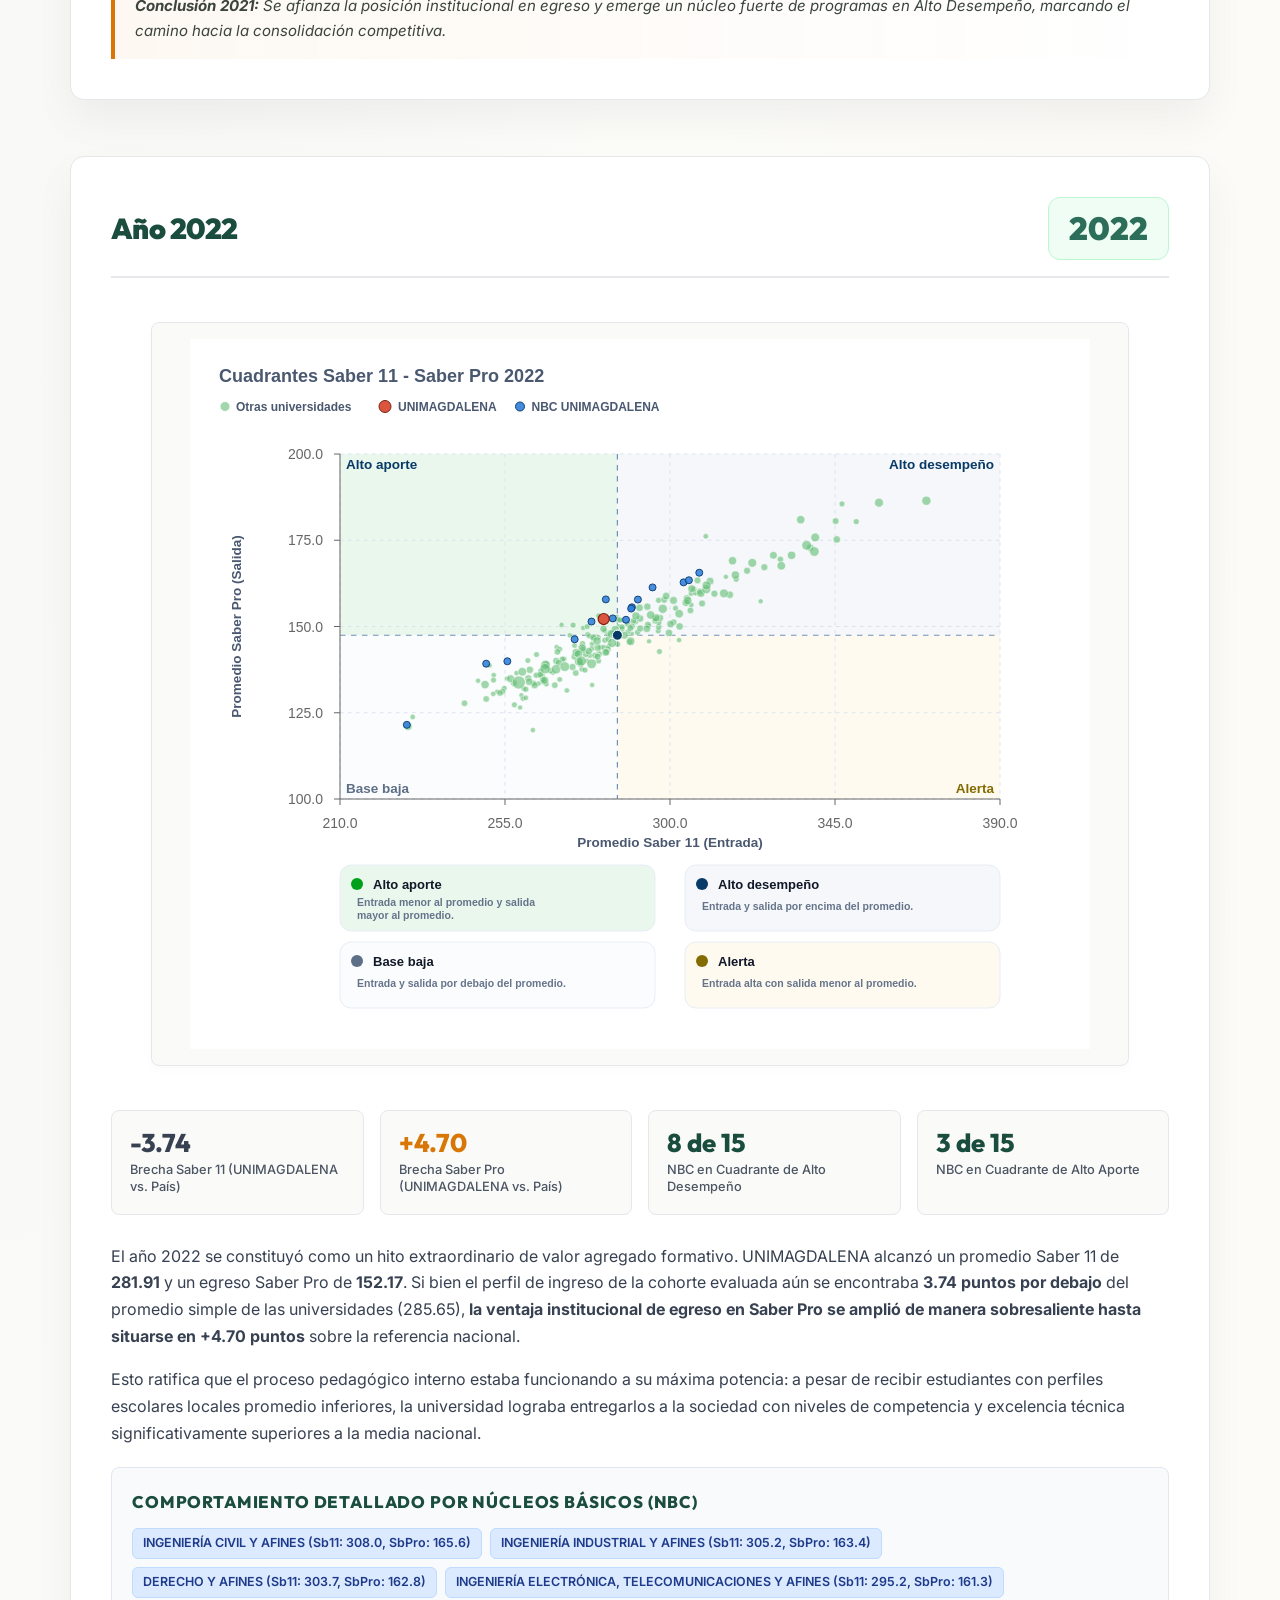
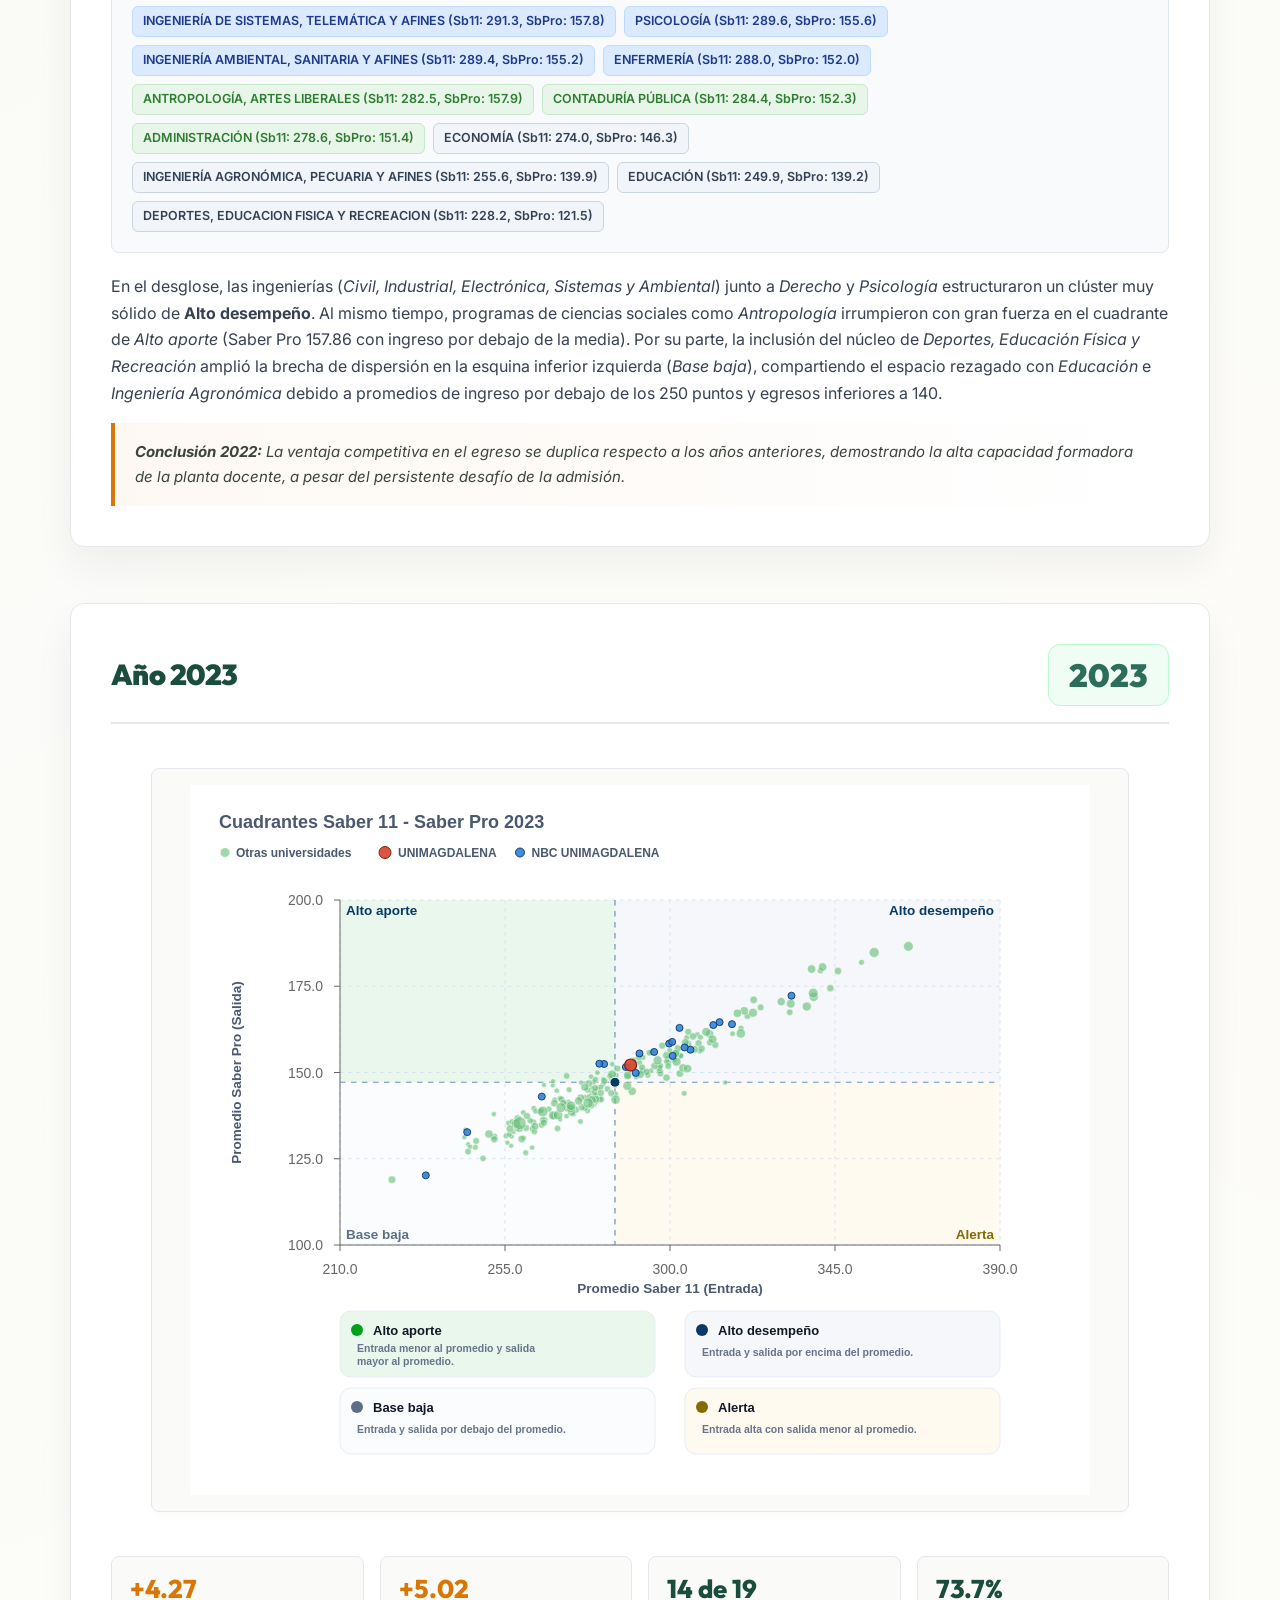
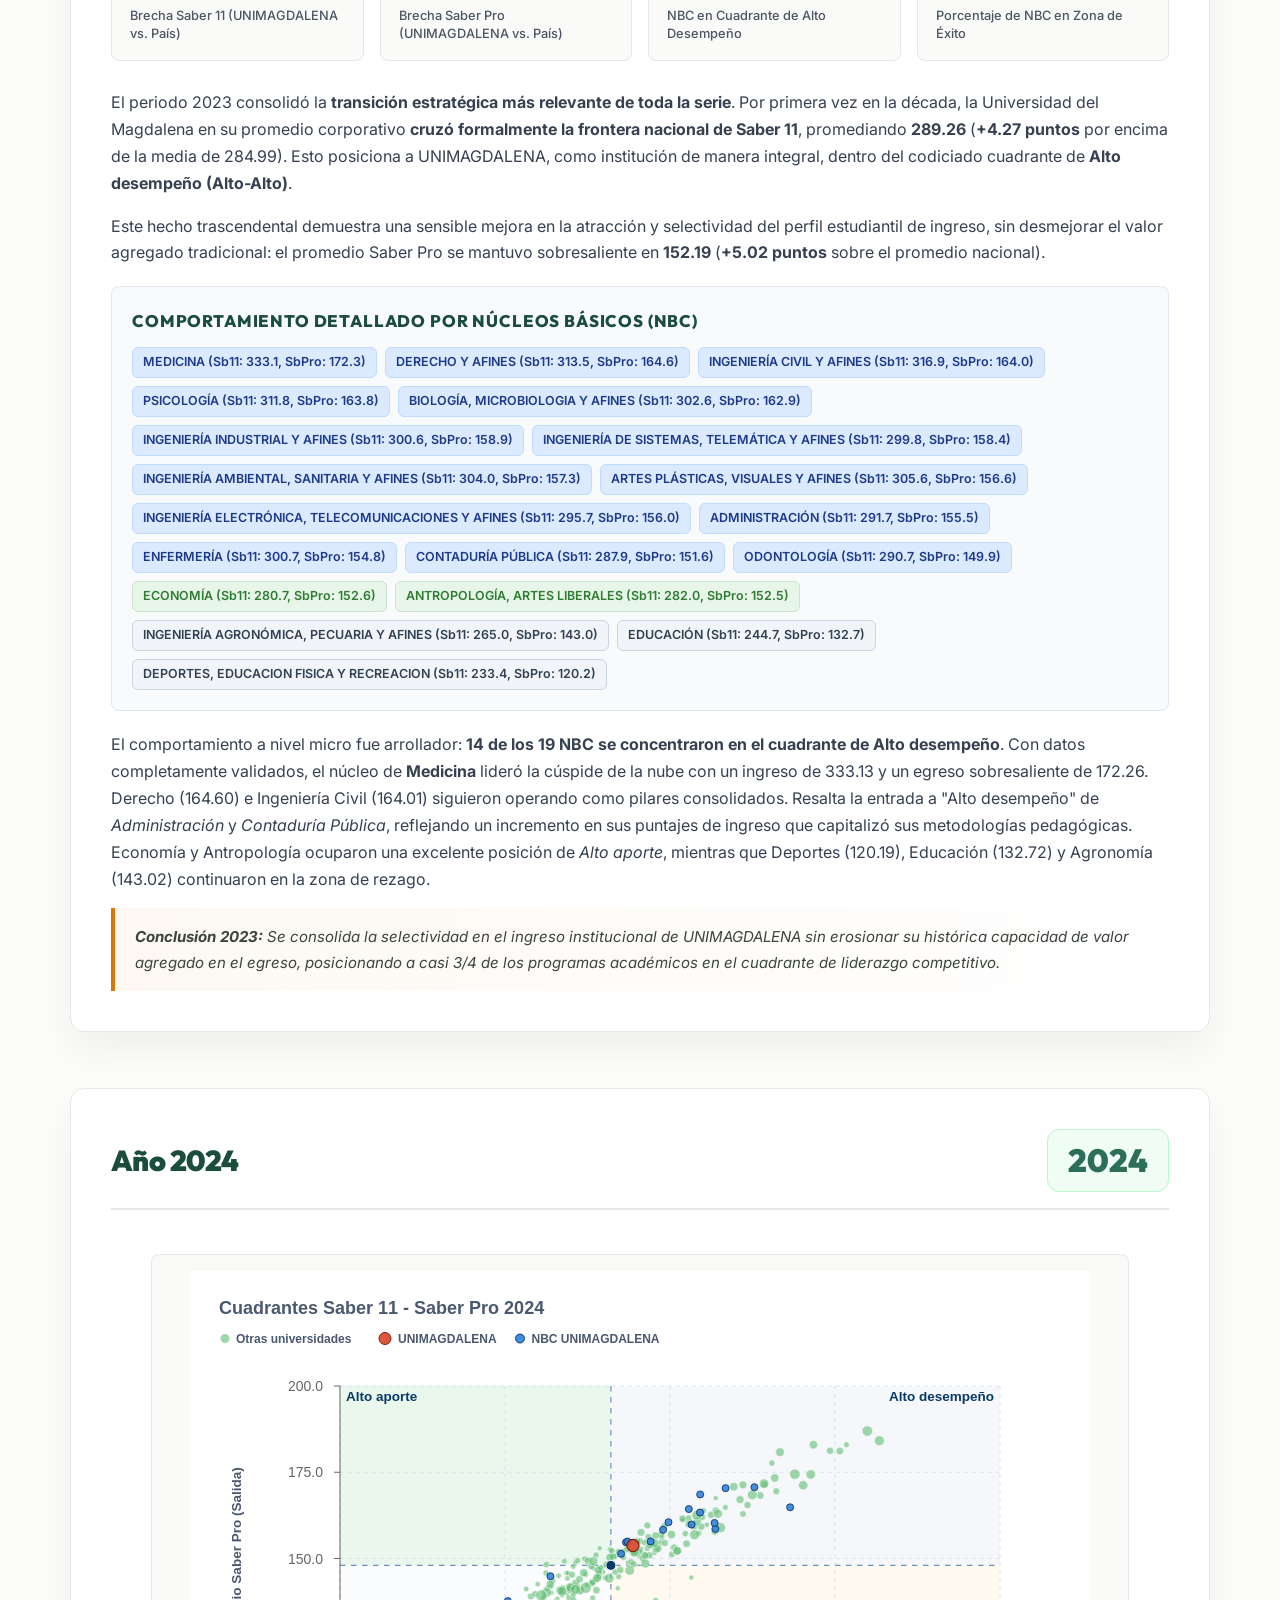
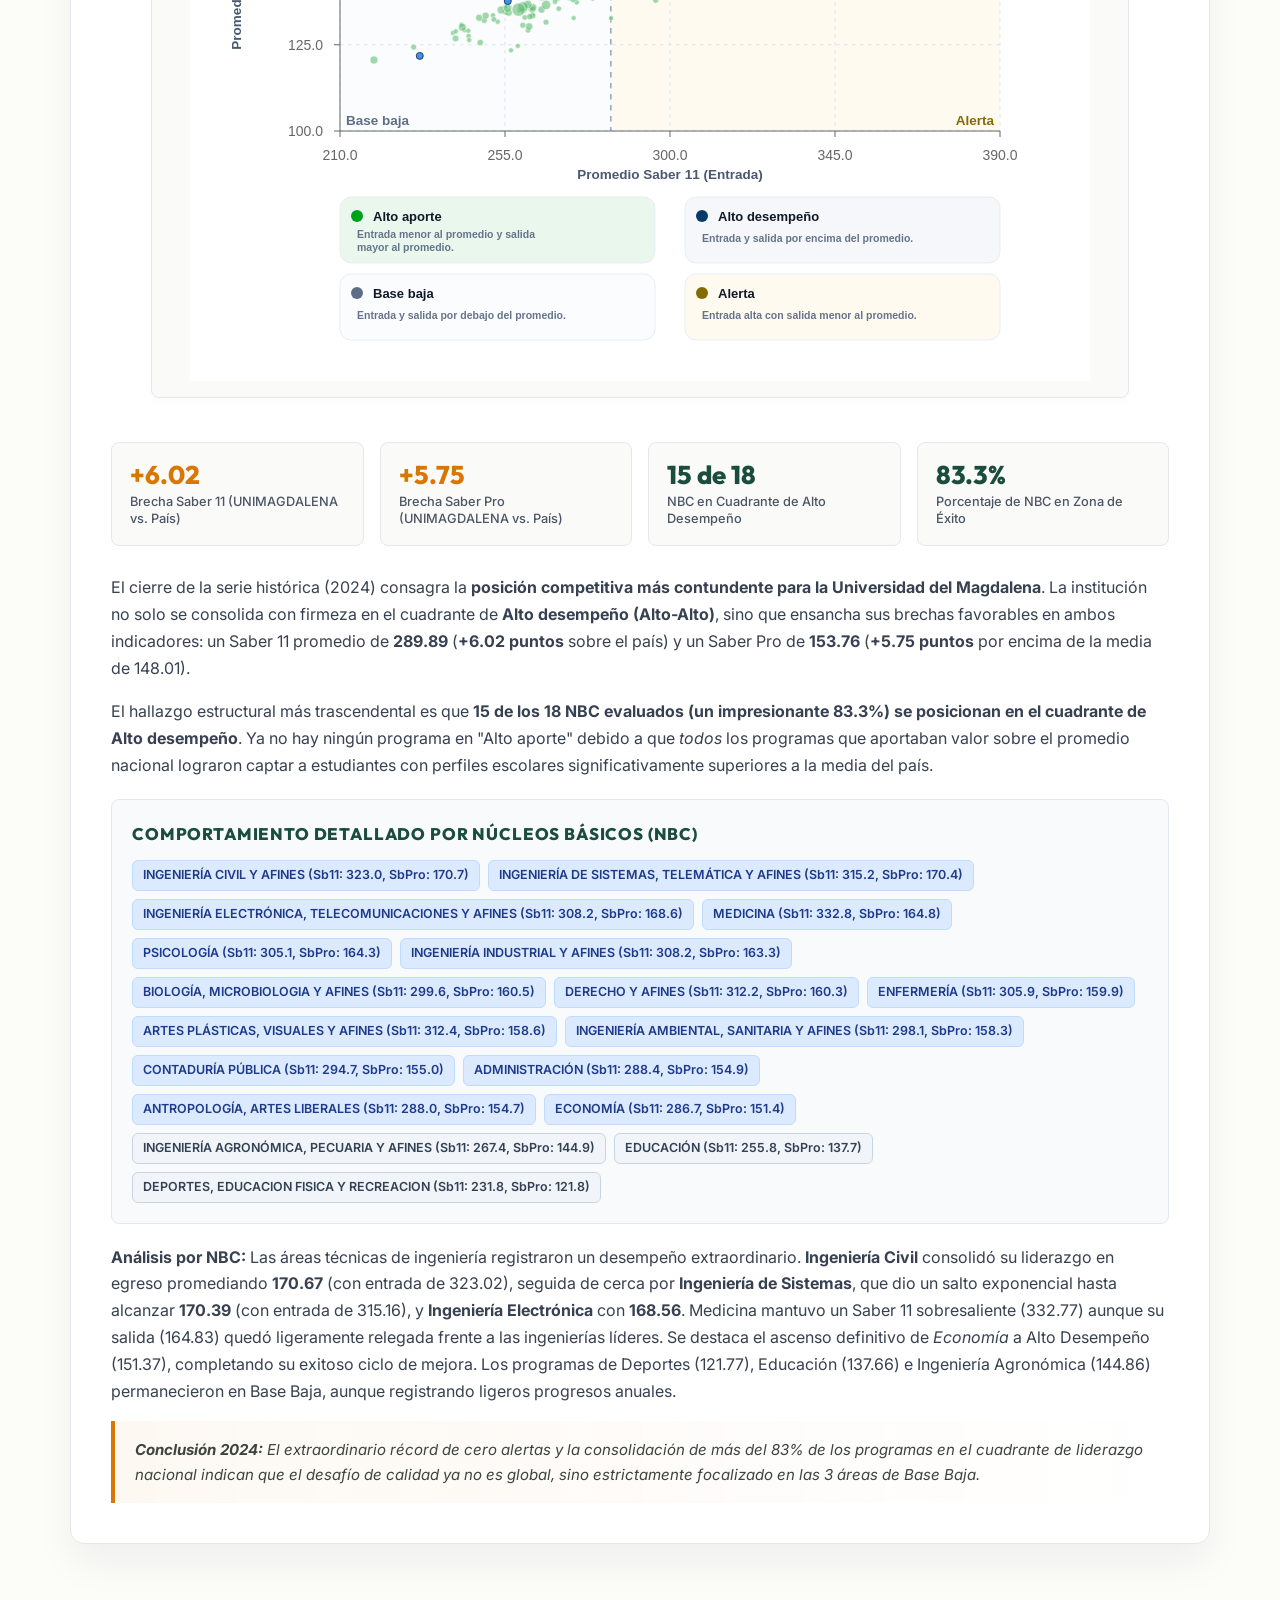
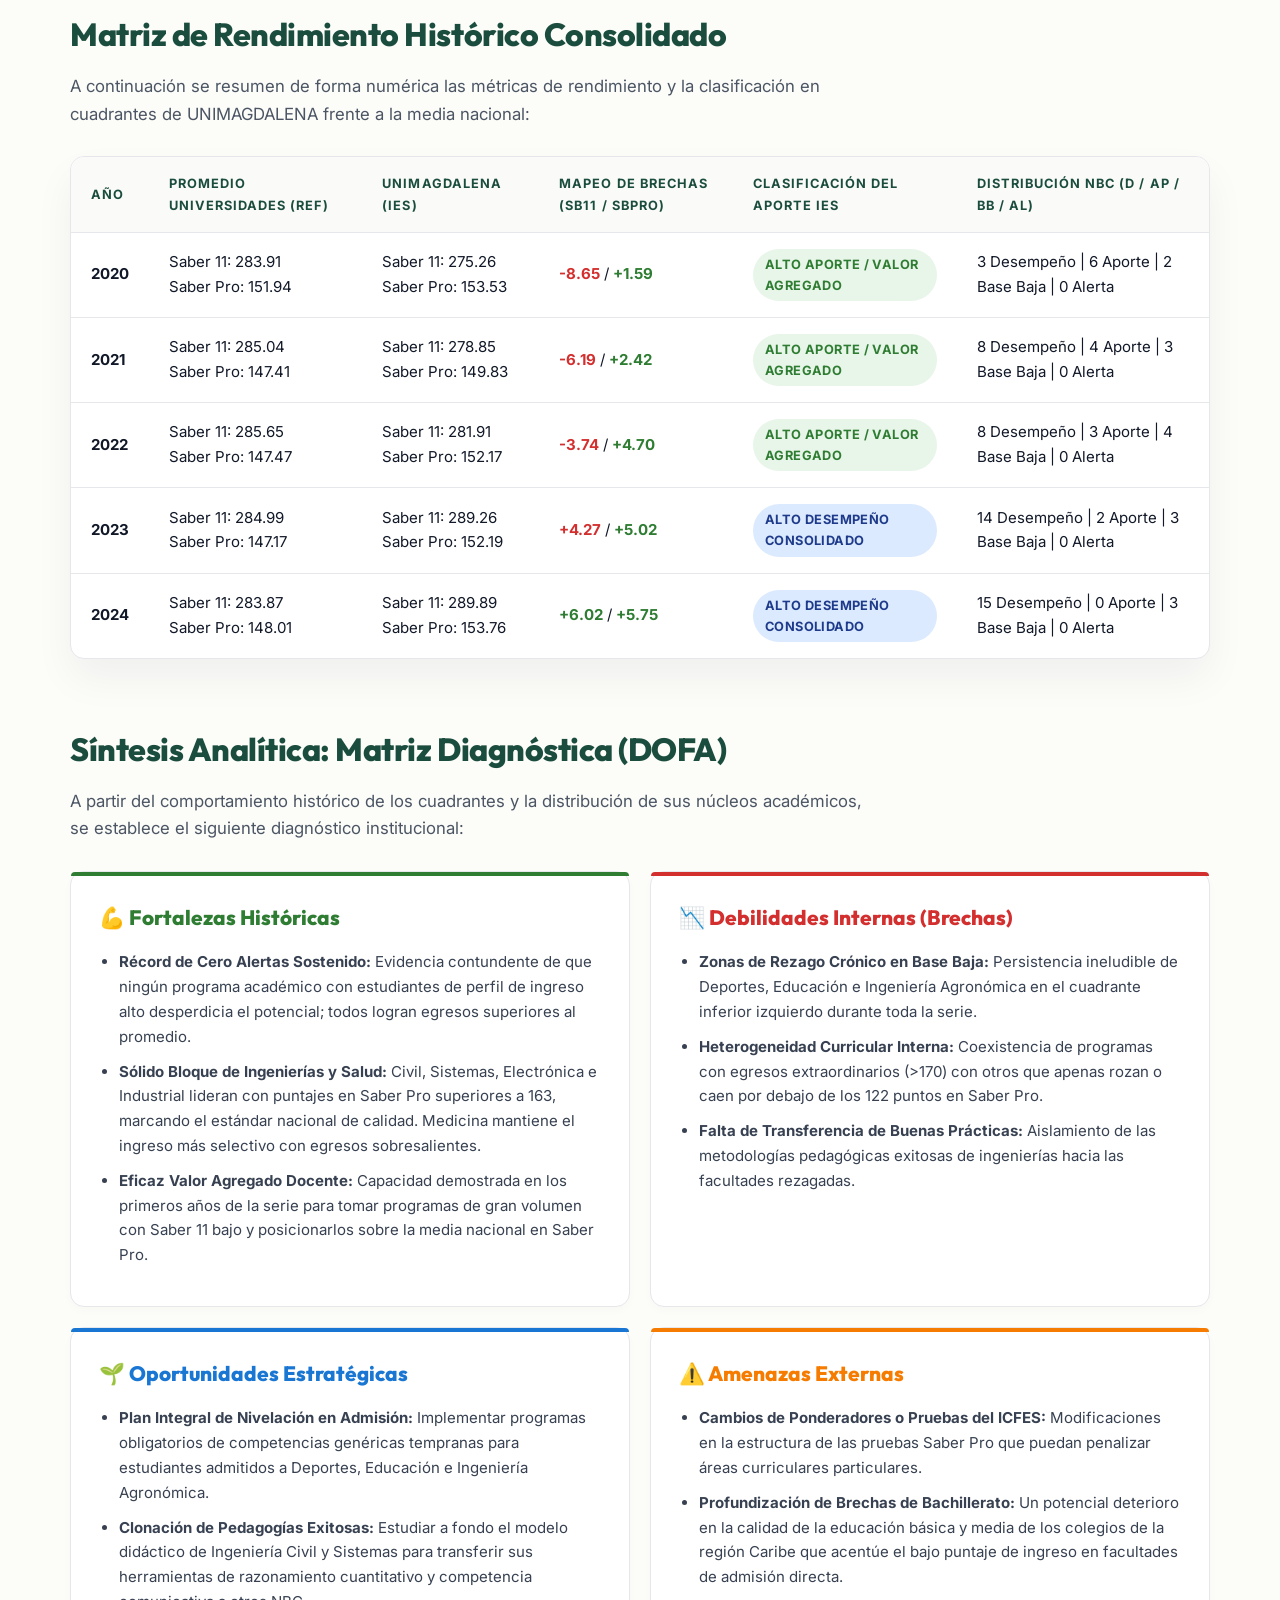
<file: resultados/analisis_graficos_cuadrantes_2020_2024.html>
<!doctype html>
<html lang="es">
<head>
  <meta charset="utf-8">
  <meta name="viewport" content="width=device-width, initial-scale=1">
  <title>Informe de Cuadrantes Saber 11 - Saber Pro (2020-2024) | UNIMAGDALENA</title>
  
  <!-- Google Fonts para Tipografía Premium -->
  <link rel="preconnect" href="https://fonts.googleapis.com">
  <link rel="preconnect" href="https://fonts.gstatic.com" crossorigin>
  <link href="https://fonts.googleapis.com/css2?family=Inter:wght@300;400;500;600;700;800&family=Outfit:wght@400;500;600;700;800;900&display=swap" rel="stylesheet">

  <style>
    :root {
      /* Paleta Corporativa Personalizada UNIMAGDALENA */
      --primary: #1b4d3e;        /* Verde Esmeralda Oscuro */
      --primary-light: #2c6e5a;  /* Verde Esmeralda Medio */
      --accent: #d97706;         /* Dorado Cálido / Naranja Sol */
      --accent-soft: #fef3c7;    /* Dorado Suave */
      --blue-acad: #1e3a8a;      /* Azul Académico */
      --blue-acad-soft: #dbeafe; /* Azul Académico Suave */
      --ink: #111827;            /* Negro Carbón */
      --muted: #4b5563;          /* Gris Neutro */
      --paper: #fcfcf9;          /* Crema Editorial */
      --panel: #ffffff;          /* Blanco Puro */
      --line: #e5e7eb;           /* Gris Línea */
      
      /* Colores de Cuadrantes */
      --c-alto-aporte: #e8f5e9;
      --c-alto-desempeno: #eff6ff;
      --c-base-baja: #f9fafb;
      --c-alerta: #fffbeb;
      
      --c-alto-aporte-border: #81c784;
      --c-alto-desempeno-border: #93c5fd;
      --c-base-baja-border: #d1d5db;
      --c-alerta-border: #fcd34d;
      
      --shadow: 0 20px 40px rgba(15, 23, 42, 0.05);
      --shadow-sm: 0 4px 10px rgba(15, 23, 42, 0.02);
      --radius: 14px;
      --radius-sm: 8px;
    }

    * { box-sizing: border-box; }

    body {
      margin: 0;
      color: var(--ink);
      background-color: var(--paper);
      background-image: 
        radial-gradient(at 0% 0%, rgba(44, 110, 90, 0.06) 0px, transparent 50%),
        radial-gradient(at 100% 0%, rgba(217, 119, 6, 0.03) 0px, transparent 50%);
      font-family: 'Inter', system-ui, -apple-system, sans-serif;
      line-height: 1.65;
      -webkit-font-smoothing: antialiased;
    }

    main {
      width: min(1140px, calc(100% - 48px));
      margin: 0 auto;
      padding: 64px 0 80px;
    }

    /* HEADER */
    header {
      display: grid;
      grid-template-columns: 1.3fr 0.7fr;
      gap: 40px;
      align-items: center;
      padding-bottom: 40px;
      border-bottom: 2px solid var(--line);
      margin-bottom: 56px;
    }

    .header-logo-title {
      display: flex;
      flex-direction: column;
    }

    .eyebrow {
      font-family: 'Inter', sans-serif;
      text-transform: uppercase;
      font-weight: 800;
      letter-spacing: 0.15em;
      color: var(--accent);
      font-size: 0.8rem;
      margin-bottom: 12px;
      display: flex;
      align-items: center;
      gap: 8px;
    }

    .eyebrow::after {
      content: "";
      height: 2px;
      width: 40px;
      background: var(--accent);
      display: inline-block;
    }

    h1 {
      font-family: 'Outfit', sans-serif;
      font-size: clamp(2.2rem, 4vw, 3.2rem);
      font-weight: 900;
      line-height: 1.15;
      color: var(--primary);
      margin: 0 0 16px 0;
      letter-spacing: -0.02em;
    }

    .lead {
      font-size: 1.12rem;
      color: #374151;
      max-width: 760px;
      margin: 0;
      font-weight: 400;
    }

    .meta-box {
      background: var(--panel);
      border: 1px solid var(--line);
      border-radius: var(--radius);
      padding: 24px;
      box-shadow: var(--shadow);
      color: var(--muted);
      font-size: 0.9rem;
    }

    .meta-box p {
      margin: 8px 0;
      display: flex;
      align-items: center;
      gap: 10px;
    }

    .meta-box strong {
      color: var(--ink);
    }

    .meta-icon {
      color: var(--primary-light);
      display: flex;
      align-items: center;
      justify-content: center;
      width: 20px;
    }

    /* SECCION */
    .section {
      margin-bottom: 64px;
    }

    h2 {
      font-family: 'Outfit', sans-serif;
      font-size: clamp(1.6rem, 2.5vw, 2.2rem);
      color: var(--primary);
      margin: 0 0 12px 0;
      font-weight: 800;
      letter-spacing: -0.015em;
    }

    .section-desc {
      color: var(--muted);
      max-width: 800px;
      margin: 0 0 28px 0;
      font-size: 1.05rem;
    }

    /* RESUMEN CARDS DE MARCO */
    .marco-cards {
      display: grid;
      grid-template-columns: repeat(4, 1fr);
      gap: 16px;
      margin: 24px 0 40px;
    }

    .marco-card {
      background: var(--panel);
      border: 1px solid var(--line);
      border-radius: var(--radius);
      padding: 20px;
      box-shadow: var(--shadow-sm);
    }

    .marco-card h3 {
      font-family: 'Outfit', sans-serif;
      font-size: 1.05rem;
      font-weight: 800;
      margin: 0 0 8px 0;
    }

    .marco-card p {
      margin: 0;
      font-size: 0.84rem;
      color: var(--muted);
      line-height: 1.45;
    }

    /* BLOQUE ANUAL SECUENCIAL */
    .year-block {
      background: var(--panel);
      border: 1px solid var(--line);
      border-radius: var(--radius);
      padding: 40px;
      box-shadow: var(--shadow);
      margin-bottom: 56px;
    }

    .year-header {
      display: flex;
      justify-content: space-between;
      align-items: center;
      border-bottom: 2px solid var(--line);
      padding-bottom: 16px;
      margin-bottom: 28px;
    }

    .year-title-container {
      display: flex;
      flex-direction: column;
    }

    .year-kicker {
      display: inline-flex;
      align-items: center;
      gap: 10px;
      font-family: 'Inter', sans-serif;
      color: var(--accent);
      font-weight: 800;
      font-size: 0.85rem;
      text-transform: uppercase;
      letter-spacing: 0.1em;
      margin-bottom: 6px;
    }

    .dot {
      width: 10px;
      height: 10px;
      border-radius: 50%;
      background: var(--accent);
      box-shadow: 0 0 0 5px rgba(217, 119, 6, 0.15);
    }

    .year-title {
      font-family: 'Outfit', sans-serif;
      font-size: 1.8rem;
      font-weight: 900;
      color: var(--primary);
      margin: 0;
      letter-spacing: -0.02em;
    }

    .year-badge {
      font-family: 'Outfit', sans-serif;
      font-size: 2rem;
      font-weight: 900;
      color: var(--primary-light);
      background: #f0fdf4;
      border: 1px solid #bbf7d0;
      padding: 4px 20px;
      border-radius: 12px;
    }

    /* CONTENEDOR VERTICAL DEL BLOQUE */
    .year-content {
      display: flex;
      flex-direction: column;
      gap: 28px;
    }

    .graph {
      background: #fafaf9;
      border: 1px solid var(--line);
      border-radius: var(--radius-sm);
      overflow: hidden;
      box-shadow: var(--shadow-sm);
      padding: 16px;
      display: flex;
      justify-content: center;
      align-items: center;
    }

    /* El SVG ahora se incrusta inline y responde al ancho */
    .graph svg {
      display: block;
      width: 100%;
      max-width: 900px;
      height: auto;
    }

    /* METRICAS DEBAJO DE LA GRAFICA */
    .metric-grid {
      display: grid;
      grid-template-columns: repeat(4, 1fr);
      gap: 16px;
    }

    .metric-card {
      border: 1px solid var(--line);
      border-radius: var(--radius-sm);
      padding: 18px;
      background: #fafaf8;
      transition: all 0.2s;
    }

    .metric-card:hover {
      border-color: var(--primary-light);
      background: var(--panel);
      transform: translateY(-2px);
      box-shadow: var(--shadow-sm);
    }

    .metric-card b {
      display: block;
      font-family: 'Outfit', sans-serif;
      font-size: 1.6rem;
      font-weight: 800;
      color: var(--primary);
      line-height: 1.1;
      margin-bottom: 4px;
    }

    .metric-card b.positivo {
      color: var(--accent);
    }

    .metric-card b.negativo {
      color: #374151;
    }

    .metric-card small {
      display: block;
      color: var(--muted);
      font-size: 0.8rem;
      line-height: 1.35;
      font-weight: 500;
    }

    /* TEXTO DE ANALISIS */
    .analysis-text {
      color: #374151;
      font-size: 1rem;
      line-height: 1.68;
    }

    .analysis-text p {
      margin: 0 0 16px 0;
    }

    .analysis-text p:last-child {
      margin: 0;
    }

    .nbc-list-analysis {
      background: #f8fafc;
      border: 1px solid #e2e8f0;
      border-radius: var(--radius-sm);
      padding: 20px;
      margin: 20px 0;
    }

    .nbc-list-analysis h4 {
      font-family: 'Outfit', sans-serif;
      font-size: 1.05rem;
      font-weight: 800;
      color: var(--primary);
      margin: 0 0 12px 0;
      text-transform: uppercase;
      letter-spacing: 0.05em;
    }

    .nbc-badges-container {
      display: flex;
      flex-wrap: wrap;
      gap: 8px;
    }

    .nbc-badge {
      font-size: 0.78rem;
      font-weight: 600;
      padding: 4px 10px;
      border-radius: 6px;
      background: #f1f5f9;
      color: #475569;
      border: 1px solid #cbd5e1;
    }

    .nbc-badge.desempeno {
      background: var(--blue-acad-soft);
      color: var(--blue-acad);
      border-color: #bfdbfe;
    }

    .nbc-badge.aporte {
      background: var(--c-alto-aporte);
      color: #2e7d32;
      border-color: #c8e6c9;
    }

    .nbc-badge.base-baja {
      background: #f1f5f9;
      color: #334155;
      border-color: #cbd5e1;
    }

    .note {
      border-left: 4px solid var(--accent);
      padding: 16px 20px;
      color: #3b443d;
      background: linear-gradient(90deg, rgba(217, 119, 6, 0.05), transparent);
      font-size: 0.94rem;
      font-style: italic;
      border-radius: 0 var(--radius-sm) var(--radius-sm) 0;
    }

    /* SECCION TABLA */
    .table-container {
      overflow-x: auto;
      background: var(--panel);
      border: 1px solid var(--line);
      border-radius: var(--radius);
      box-shadow: var(--shadow);
      margin-top: 24px;
    }

    table {
      width: 100%;
      border-collapse: collapse;
      font-size: 0.94rem;
    }

    th, td {
      padding: 16px 20px;
      border-bottom: 1px solid var(--line);
      text-align: left;
    }

    th {
      background: #fafaf8;
      color: var(--primary);
      font-weight: 700;
      font-size: 0.8rem;
      text-transform: uppercase;
      letter-spacing: 0.08em;
    }

    tr:last-child td { border-bottom: 0; }

    tr:hover td {
      background-color: rgba(44, 110, 90, 0.015);
    }

    .pill {
      display: inline-block;
      border-radius: 99px;
      padding: 5px 12px;
      font-size: 0.8rem;
      font-weight: 700;
      text-transform: uppercase;
      letter-spacing: 0.03em;
    }

    .pill.alto-desempeno {
      background: var(--blue-acad-soft);
      color: var(--blue-acad);
    }

    .pill.alto-aporte {
      background: var(--c-alto-aporte);
      color: #2e7d32;
    }

    /* SECCION SINTESIS DOFA */
    .dofa-grid {
      display: grid;
      grid-template-columns: repeat(2, 1fr);
      gap: 20px;
      margin-top: 28px;
    }

    .dofa-card {
      background: var(--panel);
      border: 1px solid var(--line);
      border-radius: var(--radius);
      padding: 28px;
      box-shadow: var(--shadow-sm);
      position: relative;
    }

    .dofa-card::after {
      content: "";
      position: absolute;
      top: 0;
      left: 0;
      width: 100%;
      height: 4px;
      border-radius: var(--radius) var(--radius) 0 0;
    }

    .dofa-card.fortalezas::after { background: #2e7d32; }
    .dofa-card.debilidades::after { background: #d32f2f; }
    .dofa-card.oportunidades::after { background: #1976d2; }
    .dofa-card.amenazas::after { background: #f57c00; }

    .dofa-card h3 {
      font-family: 'Outfit', sans-serif;
      font-size: 1.3rem;
      font-weight: 800;
      margin: 0 0 16px 0;
      display: flex;
      align-items: center;
      gap: 10px;
    }

    .dofa-card.fortalezas h3 { color: #2e7d32; }
    .dofa-card.debilidades h3 { color: #d32f2f; }
    .dofa-card.oportunidades h3 { color: #1976d2; }
    .dofa-card.amenazas h3 { color: #f57c00; }

    .dofa-card ul {
      margin: 0;
      padding-left: 20px;
    }

    .dofa-card li {
      margin-bottom: 10px;
      font-size: 0.94rem;
      color: #374151;
    }

    /* MEDIA QUERIES */
    @media (max-width: 1024px) {
      header {
        grid-template-columns: 1fr;
      }
      .marco-cards {
        grid-template-columns: repeat(2, 1fr);
      }
      .metric-grid {
        grid-template-columns: repeat(2, 1fr);
      }
      .dofa-grid {
        grid-template-columns: 1fr;
      }
    }

    @media (max-width: 640px) {
      .marco-cards {
        grid-template-columns: 1fr;
      }
      .metric-grid {
        grid-template-columns: 1fr;
      }
      th, td {
        padding: 12px 14px;
      }
      .year-block {
        padding: 24px;
      }
    }

    @page {
      size: A4;
      margin: 1.2cm;
    }

    @media print {
      body {
        background: #fff;
        font-size: 13px;
      }
      main {
        width: 100%;
        padding: 0;
        margin: 0;
      }
      header {
        padding-bottom: 15px !important;
        margin-bottom: 25px !important;
        gap: 20px !important;
      }
      .meta-box {
        padding: 12px !important;
      }
      .section {
        margin-bottom: 25px !important;
      }
      .section-desc {
        margin-bottom: 12px !important;
      }
      .marco-cards {
        margin: 12px 0 20px !important;
        gap: 10px !important;
      }
      .marco-card {
        padding: 12px !important;
      }
      .year-block {
        padding: 20px !important;
        margin-bottom: 25px !important;
        break-inside: avoid;
        box-shadow: none !important;
        border: 1px solid var(--line) !important;
      }
      .year-header {
        padding-bottom: 8px !important;
        margin-bottom: 12px !important;
      }
      .year-title {
        font-size: 1.4rem !important;
      }
      .year-badge {
        font-size: 1.4rem !important;
        padding: 2px 10px !important;
      }
      .year-content {
        gap: 15px !important;
      }
      .graph {
        padding: 10px !important;
        margin-bottom: 5px !important;
      }
      .metric-grid {
        gap: 10px !important;
      }
      .metric-card {
        padding: 10px !important;
      }
      .metric-card b {
        font-size: 1.2rem !important;
      }
      .analysis-text {
        font-size: 0.9rem !important;
        line-height: 1.5 !important;
      }
      .nbc-list-analysis {
        padding: 12px !important;
        margin: 12px 0 !important;
      }
      .dofa-grid {
        margin-top: 15px !important;
        gap: 12px !important;
      }
      .dofa-card {
        padding: 15px !important;
        box-shadow: none !important;
        border: 1px solid var(--line) !important;
      }
      .dofa-card h3 {
        font-size: 1.1rem !important;
        margin-bottom: 10px !important;
      }
      .table-container {
        margin-top: 12px !important;
        box-shadow: none !important;
      }
      table {
        font-size: 0.85rem !important;
      }
      th, td {
        padding: 10px 12px !important;
      }
    }
  </style>
</head>
<body>
  <main>
    <header>
      <div class="header-logo-title">
        <div class="eyebrow">Informe de Análisis Educativo</div>
        <h1>Cuadrantes Saber 11 - Saber Pro</h1>
        <p class="lead">
          Monitoreo estratégico y diagnóstico del valor agregado y de la evolución de <strong>UNIMAGDALENA</strong> 
          y sus Núcleos Básicos del Conocimiento (NBC) frente a las universidades del país (periodo 2020-2024).
        </p>
      </div>
      <aside class="meta-box">
        <p>
          <span class="meta-icon">🏢</span>
          <span><strong>Unidad de Análisis:</strong> Instituciones de Educación Superior (IES).</span>
        </p>
        <p>
          <span class="meta-icon">🧬</span>
          <span><strong>Capa de Detalle:</strong> Núcleos Básicos (NBC) de UNIMAGDALENA.</span>
        </p>
        <p>
          <span class="meta-icon">⚖️</span>
          <span><strong>Ejes:</strong> X = Entrada (Saber 11) | Y = Salida (Saber Pro).</span>
        </p>
        <p>
          <span class="meta-icon">🏁</span>
          <span><strong>Línea de Cruce:</strong> Promedios simples del conjunto graficado.</span>
        </p>
      </aside>
    </header>

    <!-- OBJETIVO GENERAL DEL INFORME -->
    <section class="section" style="margin-bottom: 48px;">
      <div style="background: linear-gradient(135deg, rgba(27, 77, 62, 0.04), rgba(217, 119, 6, 0.02)); border-left: 5px solid var(--primary); padding: 28px 32px; border-radius: 0 var(--radius) var(--radius) 0; box-shadow: var(--shadow-sm);">
        <h2 style="font-family: 'Outfit', sans-serif; font-size: 1.4rem; font-weight: 800; color: var(--primary); margin-top: 0; margin-bottom: 10px; display: flex; align-items: center; gap: 8px;">
          🎯 Objetivo General
        </h2>
        <p style="margin: 0; font-size: 1.05rem; line-height: 1.65; color: var(--ink); font-weight: 500;">
          Desarrollar un informe institucional interactivo y de alto valor analítico que permita evaluar, monitorear y comunicar el desempeño de los estudiantes de la Universidad del Magdalena en las pruebas Saber Pro, mediante indicadores, visualizaciones y análisis estratégicos que apoyen la toma de decisiones académicas, curriculares y de aseguramiento de la calidad.
        </p>
      </div>
    </section>

    <!-- METODOLOGIA DEL REPORTE -->
    <section class="section">
      <h2>Marco de Lectura de Cuadrantes</h2>
      <p class="section-desc">
        La metodología de cuadrantes mapea el <strong>perfil académico de ingreso</strong> (Saber 11) contra el 
        <strong>desempeño de salida al finalizar el pregrado</strong> (Saber Pro) con respecto a la media del país. 
        Esto segmenta a los programas en cuatro cuadrantes clave:
      </p>
      <div class="marco-cards">
        <div class="marco-card" style="background: var(--c-alto-desempeno); border-color: var(--c-alto-desempeno-border);">
          <h3 style="color: var(--blue-acad);">🚀 Alto Desempeño</h3>
          <p>
            Puntajes de entrada y salida superiores a la media del país. Representa consolidación de calidad académica y atracción de perfiles sobresalientes.
          </p>
        </div>
        <div class="marco-card" style="background: var(--c-alto-aporte); border-color: var(--c-alto-aporte-border);">
          <h3 style="color: #2e7d32;">🌱 Alto Aporte</h3>
          <p>
            Entrada por debajo de la media nacional, pero salida por encima. Representa el mayor valor agregado formativo del proceso docente.
          </p>
        </div>
        <div class="marco-card" style="background: var(--c-base-baja); border-color: var(--c-base-baja-border);">
          <h3 style="color: var(--muted);">📉 Base Baja</h3>
          <p>
            Entrada y salida por debajo del promedio. Áreas académicas con brechas formativas profundas en la región que demandan tutorías focalizadas.
          </p>
        </div>
        <div class="marco-card" style="background: var(--c-alerta); border-color: var(--c-alerta-border);">
          <h3 style="color: #b45309;">⚠️ Alerta</h3>
          <p>
            Entrada alta con egreso inferior al promedio. Sugiere desperdicio de potencial de ingreso y exige auditoría pedagógica inmediata.
          </p>
        </div>
      </div>
    </section>

    
    


    


    


    


    


    


    


    


    


    <!-- SECCION TRAYECTORIA HISTORICA CONSOLIDADA (INYECCION AUTOMATICA) -->
    <section class="section">
      <h2>Trayectoria Histórica y Evolución de UNIMAGDALENA</h2>
      <p class="section-desc">
        Este gráfico consolidado muestra la evolución temporal del promedio de **UNIMAGDALENA** año a año (2020 a 2024). 
        Las líneas punteadas de los ejes representan las medias nacionales consolidadas de las universidades para todo el periodo (Saber 11: 284.7, Saber Pro: 148.3).
      </p>
      
      <div class="year-block" style="margin-bottom: 24px;">
        <div class="year-content">
          <figure class="graph">
            <svg xmlns="http://www.w3.org/2000/svg" width="1800" height="1000" viewBox="0 0 1800 1000" role="img" aria-label="Trayectoria de UNIMAGDALENA Saber 11 y Saber Pro 2020-2024">
<style>
text{font-family:Arial, Helvetica, sans-serif;letter-spacing:0}
.title{font-size:36px;font-weight:800;fill:#1b4d3e}
.subtitle{font-size:20px;fill:#65748a;font-weight:500}
.axis-label{font-size:27px;font-weight:800;fill:#4a5870}
.tick{font-size:28px;fill:#666}
.quad{font-size:27px;font-weight:800;fill:#073a67}
.base{fill:#5d6e87}
.alert{fill:#846b00}
.legend{font-size:24px;font-weight:700;fill:#4a5870}
.grid{stroke:#d9e3ef;stroke-width:2;stroke-dasharray:7 9}
.axis{stroke:#666;stroke-width:2}
.mean{stroke:#6f91ba;stroke-width:2.5;stroke-dasharray:11 11}
.mean-label{font-size:20px;font-weight:800;fill:#4a5870}
.label-year{font-family:Arial, Helvetica, sans-serif;paint-order:stroke fill}
</style>
<defs>
  <marker id="arrow" viewBox="0 0 10 10" refX="23" refY="5" markerWidth="6" markerHeight="6" orient="auto-start-reverse">
    <path d="M 0 1.5 L 8 5 L 0 8.5 z" fill="#7c1f12"/>
  </marker>
</defs>
<rect x="0" y="0" width="1800" height="1000" fill="#ffffff"/>
<rect x="300" y="120" width="775.7209967120948" height="504.93517543535495" fill="#eaf7ed"/>
<rect x="1075.7209967120948" y="120" width="544.2790032879052" height="504.93517543535495" fill="#eff6ff"/>
<rect x="300" y="624.935175435355" width="775.7209967120948" height="195.06482456464505" fill="#fbfcfd"/>
<rect x="1075.7209967120948" y="624.935175435355" width="544.2790032879052" height="195.06482456464505" fill="#fffaf0"/>
<line class="grid" x1="300.00" y1="120" x2="300.00" y2="820"/>
<line class="grid" x1="564.00" y1="120" x2="564.00" y2="820"/>
<line class="grid" x1="828.00" y1="120" x2="828.00" y2="820"/>
<line class="grid" x1="1092.00" y1="120" x2="1092.00" y2="820"/>
<line class="grid" x1="1356.00" y1="120" x2="1356.00" y2="820"/>
<line class="grid" x1="1620.00" y1="120" x2="1620.00" y2="820"/>
<line class="grid" x1="300" y1="820.00" x2="1620" y2="820.00"/>
<line class="grid" x1="300" y1="674.17" x2="1620" y2="674.17"/>
<line class="grid" x1="300" y1="528.33" x2="1620" y2="528.33"/>
<line class="grid" x1="300" y1="382.50" x2="1620" y2="382.50"/>
<line class="grid" x1="300" y1="236.67" x2="1620" y2="236.67"/>
<line class="grid" x1="300" y1="120.00" x2="1620" y2="120.00"/>
<line class="mean" x1="1075.72" y1="120" x2="1075.72" y2="820"/>
<line class="mean" x1="300" y1="624.94" x2="1620" y2="624.94"/>
<text class="mean-label" x="1075.72" y="105" text-anchor="middle">284.7</text>
<text class="mean-label" x="1638" y="632.94" text-anchor="start">148.3</text>
<line class="axis" x1="300" y1="820" x2="1620" y2="820"/>
<line class="axis" x1="300" y1="120" x2="300" y2="820"/>
<line class="axis" x1="300.00" y1="820" x2="300.00" y2="832"/>
<text class="tick" x="300.00" y="878" text-anchor="middle">270</text>
<line class="axis" x1="564.00" y1="820" x2="564.00" y2="832"/>
<text class="tick" x="564.00" y="878" text-anchor="middle">275</text>
<line class="axis" x1="828.00" y1="820" x2="828.00" y2="832"/>
<text class="tick" x="828.00" y="878" text-anchor="middle">280</text>
<line class="axis" x1="1092.00" y1="820" x2="1092.00" y2="832"/>
<text class="tick" x="1092.00" y="878" text-anchor="middle">285</text>
<line class="axis" x1="1356.00" y1="820" x2="1356.00" y2="832"/>
<text class="tick" x="1356.00" y="878" text-anchor="middle">290</text>
<line class="axis" x1="1620.00" y1="820" x2="1620.00" y2="832"/>
<text class="tick" x="1620.00" y="878" text-anchor="middle">295</text>
<line class="axis" x1="288" y1="820.00" x2="300" y2="820.00"/>
<text class="tick" x="266" y="830.00" text-anchor="end">145.0</text>
<line class="axis" x1="288" y1="674.17" x2="300" y2="674.17"/>
<text class="tick" x="266" y="684.17" text-anchor="end">147.5</text>
<line class="axis" x1="288" y1="528.33" x2="300" y2="528.33"/>
<text class="tick" x="266" y="538.33" text-anchor="end">150.0</text>
<line class="axis" x1="288" y1="382.50" x2="300" y2="382.50"/>
<text class="tick" x="266" y="392.50" text-anchor="end">152.5</text>
<line class="axis" x1="288" y1="236.67" x2="300" y2="236.67"/>
<text class="tick" x="266" y="246.67" text-anchor="end">155.0</text>
<line class="axis" x1="288" y1="120.00" x2="300" y2="120.00"/>
<text class="tick" x="266" y="130.00" text-anchor="end">157.0</text>
<text class="quad" x="320" y="158">Alto aporte</text>
<text class="quad" x="1600" y="158" text-anchor="end">Alto desempeño</text>
<text class="quad base" x="320" y="800">Base baja</text>
<text class="quad alert" x="1600" y="800" text-anchor="end">Alerta</text>
<line x1="577.75" y1="322.44" x2="767.41" y2="538.32" stroke="#d9482f" stroke-width="4.5" stroke-dasharray="10 6" marker-end="url(#arrow)"/>
<line x1="767.41" y1="538.32" x2="928.98" y2="401.86" stroke="#d9482f" stroke-width="4.5" stroke-dasharray="10 6" marker-end="url(#arrow)"/>
<line x1="928.98" y1="401.86" x2="1317.15" y2="400.68" stroke="#d9482f" stroke-width="4.5" stroke-dasharray="10 6" marker-end="url(#arrow)"/>
<line x1="1317.15" y1="400.68" x2="1350.32" y2="309.11" stroke="#d9482f" stroke-width="4.5" stroke-dasharray="10 6" marker-end="url(#arrow)"/>
<circle cx="577.75" cy="322.44" r="18" fill="#d9482f" fill-opacity="0.95" stroke="#7c1f12" stroke-width="3.5"><title>UNIMAGDALENA 2020 | Saber 11: 275.26 | Saber Pro: 153.53 | n=895</title></circle>
<g class="label-group">
  <text class="label-year" x="552.75" y="287.44" text-anchor="end">
    <tspan font-weight="900" font-size="28" fill="#1b4d3e" stroke="#ffffff" stroke-width="5" paint-order="stroke fill">2020</tspan>
    <tspan x="552.75" dy="24" font-weight="800" font-size="16" fill="#4b5563" stroke="#ffffff" stroke-width="4.5" paint-order="stroke fill">(275.3, 153.5)</tspan>
  </text>
</g>
<circle cx="767.41" cy="538.32" r="18" fill="#d9482f" fill-opacity="0.95" stroke="#7c1f12" stroke-width="3.5"><title>UNIMAGDALENA 2021 | Saber 11: 278.85 | Saber Pro: 149.83 | n=1227</title></circle>
<g class="label-group">
  <text class="label-year" x="767.41" y="598.32" text-anchor="middle">
    <tspan font-weight="900" font-size="28" fill="#1b4d3e" stroke="#ffffff" stroke-width="5" paint-order="stroke fill">2021</tspan>
    <tspan x="767.41" dy="24" font-weight="800" font-size="16" fill="#4b5563" stroke="#ffffff" stroke-width="4.5" paint-order="stroke fill">(278.9, 149.8)</tspan>
  </text>
</g>
<circle cx="928.98" cy="401.86" r="18" fill="#d9482f" fill-opacity="0.95" stroke="#7c1f12" stroke-width="3.5"><title>UNIMAGDALENA 2022 | Saber 11: 281.91 | Saber Pro: 152.17 | n=1041</title></circle>
<g class="label-group">
  <text class="label-year" x="923.98" y="363.86" text-anchor="middle">
    <tspan font-weight="900" font-size="28" fill="#1b4d3e" stroke="#ffffff" stroke-width="5" paint-order="stroke fill">2022</tspan>
    <tspan x="923.98" dy="24" font-weight="800" font-size="16" fill="#4b5563" stroke="#ffffff" stroke-width="4.5" paint-order="stroke fill">(281.9, 152.2)</tspan>
  </text>
</g>
<circle cx="1317.15" cy="400.68" r="18" fill="#d9482f" fill-opacity="0.95" stroke="#7c1f12" stroke-width="3.5"><title>UNIMAGDALENA 2023 | Saber 11: 289.26 | Saber Pro: 152.19 | n=1556</title></circle>
<g class="label-group">
  <text class="label-year" x="1317.15" y="460.68" text-anchor="middle">
    <tspan font-weight="900" font-size="28" fill="#1b4d3e" stroke="#ffffff" stroke-width="5" paint-order="stroke fill">2023</tspan>
    <tspan x="1317.15" dy="24" font-weight="800" font-size="16" fill="#4b5563" stroke="#ffffff" stroke-width="4.5" paint-order="stroke fill">(289.3, 152.2)</tspan>
  </text>
</g>
<circle cx="1350.32" cy="309.11" r="18" fill="#d9482f" fill-opacity="0.95" stroke="#7c1f12" stroke-width="3.5"><title>UNIMAGDALENA 2024 | Saber 11: 289.89 | Saber Pro: 153.76 | n=1691</title></circle>
<g class="label-group">
  <text class="label-year" x="1375.32" y="274.11" text-anchor="start">
    <tspan font-weight="900" font-size="28" fill="#1b4d3e" stroke="#ffffff" stroke-width="5" paint-order="stroke fill">2024</tspan>
    <tspan x="1375.32" dy="24" font-weight="800" font-size="16" fill="#4b5563" stroke="#ffffff" stroke-width="4.5" paint-order="stroke fill">(289.9, 153.8)</tspan>
  </text>
</g>
<circle cx="1075.72" cy="624.94" r="10" fill="#063a66" stroke="#ffffff" stroke-width="2"><title>Intersección de Medias del Periodo (Saber 11: 284.69 | Saber Pro: 148.34)</title></circle>
<text class="axis-label" font-family="Arial, Helvetica, sans-serif" font-size="27" font-weight="800" fill="#4a5870" x="102" y="470.00" text-anchor="middle" transform="rotate(-90 102 470.00)">Promedio Saber Pro (Salida)</text>
<text class="axis-label" font-family="Arial, Helvetica, sans-serif" font-size="27" font-weight="800" fill="#4a5870" x="960.00" y="916" text-anchor="middle">Promedio Saber 11 (Entrada)</text>
</svg>
          </figure>
          
          <div class="metric-grid">
            <div class="metric-card">
              <small>Periodo Histórico</small>
              <b>2020 - 2024</b>
              <small>Serie de 5 años</small>
            </div>
            <div class="metric-card">
              <small>Avance en Entrada (Saber 11)</small>
              <b class="positivo">+14.63 pts</b>
              <small>De 275.3 (2020) a 289.9 (2024)</small>
            </div>
            <div class="metric-card">
              <small>Sostenibilidad (Saber Pro)</small>
              <b class="positivo">153.76 pts</b>
              <small>Puntaje promedio máximo en 2024</small>
            </div>
            <div class="metric-card">
              <small>Tránsito de Cuadrante</small>
              <b class="positivo" style="color: var(--blue-acad);">Alto Aporte ➔ Alto Desempeño</b>
              <small>Consolidación de calidad educativa</small>
            </div>
          </div>
          
          <div class="analysis-text" style="margin-top: 24px;">
            <p>
              El análisis de la trayectoria consolidada de **UNIMAGDALENA** revela un patrón sobresaliente de fortalecimiento institucional y éxito en sus procesos de enseñanza-aprendizaje durante el lustro 2020-2024:
            </p>
            <ul>
              <li>
                <strong>Fase de Alto Aporte (2020-2022):</strong> En estos años, la universidad recibía cohortes con promedios de Saber 11 inferiores a la media nacional (empezando en 275.3 puntos). Sin embargo, lograba que sus graduandos obtuvieran puntajes en Saber Pro sistemáticamente por encima de la media nacional (hasta 153.5 puntos). Esto evidenció un **alto valor agregado formativo**, transformando positivamente el perfil académico de los estudiantes.
              </li>
              <li>
                <strong>Fase de Alto Desempeño (2023-2024):</strong> A partir de 2023, la universidad experimentó un notable incremento en el promedio de ingreso de sus estudiantes (alcanzando 289.3 puntos en 2023 y 289.9 en 2024), posicionándose por encima de la media nacional. Lejos de relajar sus procesos de formación, la institución capitalizó esta mejora en la entrada logrando sus puntajes históricos más altos en la salida de Saber Pro (153.8 en 2024).
              </li>
            </ul>
            <p class="note">
              <strong>Conclusión Estratégica:</strong> La trayectoria confirma que la Universidad del Magdalena ha transitado de ser una institución focalizada en "nivelar" y agregar valor académico, a consolidarse como una universidad de **Alto Desempeño**, atrayendo mejor talento e impulsándolo a la excelencia a nivel país.
            </p>
          </div>
        </div>
      </div>
    </section>


    <!-- SECCION TRAYECTORIA HISTORICA CONSOLIDADA (INYECCION AUTOMATICA) -->
    <section class="section">
      <h2>Trayectoria Histórica y Evolución de UNIMAGDALENA</h2>
      <p class="section-desc">
        Este gráfico consolidado muestra la evolución temporal del promedio de **UNIMAGDALENA** año a año (2020 a 2024). 
        Las líneas punteadas de los ejes representan las medias nacionales consolidadas de las universidades para todo el periodo (Saber 11: 284.7, Saber Pro: 148.3).
      </p>
      
      <div class="year-block" style="margin-bottom: 24px;">
        <div class="year-content">
          <figure class="graph">
            <svg xmlns="http://www.w3.org/2000/svg" width="1800" height="1000" viewBox="0 0 1800 1000" role="img" aria-label="Trayectoria de UNIMAGDALENA Saber 11 y Saber Pro 2020-2024">
<style>
text{font-family:Arial, Helvetica, sans-serif;letter-spacing:0}
.title{font-size:36px;font-weight:800;fill:#1b4d3e}
.subtitle{font-size:20px;fill:#65748a;font-weight:500}
.axis-label{font-size:27px;font-weight:800;fill:#4a5870}
.tick{font-size:28px;fill:#666}
.quad{font-size:27px;font-weight:800;fill:#073a67}
.base{fill:#5d6e87}
.alert{fill:#846b00}
.legend{font-size:24px;font-weight:700;fill:#4a5870}
.grid{stroke:#d9e3ef;stroke-width:2;stroke-dasharray:7 9}
.axis{stroke:#666;stroke-width:2}
.mean{stroke:#6f91ba;stroke-width:2.5;stroke-dasharray:11 11}
.mean-label{font-size:20px;font-weight:800;fill:#4a5870}
.label-year{font-family:Arial, Helvetica, sans-serif;paint-order:stroke fill}
</style>
<defs>
  <marker id="arrow" viewBox="0 0 10 10" refX="23" refY="5" markerWidth="6" markerHeight="6" orient="auto-start-reverse">
    <path d="M 0 1.5 L 8 5 L 0 8.5 z" fill="#7c1f12"/>
  </marker>
</defs>
<rect x="0" y="0" width="1800" height="1000" fill="#ffffff"/>
<rect x="300" y="120" width="775.7209967120948" height="504.93517543535495" fill="#eaf7ed"/>
<rect x="1075.7209967120948" y="120" width="544.2790032879052" height="504.93517543535495" fill="#eff6ff"/>
<rect x="300" y="624.935175435355" width="775.7209967120948" height="195.06482456464505" fill="#fbfcfd"/>
<rect x="1075.7209967120948" y="624.935175435355" width="544.2790032879052" height="195.06482456464505" fill="#fffaf0"/>
<line class="grid" x1="300.00" y1="120" x2="300.00" y2="820"/>
<line class="grid" x1="564.00" y1="120" x2="564.00" y2="820"/>
<line class="grid" x1="828.00" y1="120" x2="828.00" y2="820"/>
<line class="grid" x1="1092.00" y1="120" x2="1092.00" y2="820"/>
<line class="grid" x1="1356.00" y1="120" x2="1356.00" y2="820"/>
<line class="grid" x1="1620.00" y1="120" x2="1620.00" y2="820"/>
<line class="grid" x1="300" y1="820.00" x2="1620" y2="820.00"/>
<line class="grid" x1="300" y1="674.17" x2="1620" y2="674.17"/>
<line class="grid" x1="300" y1="528.33" x2="1620" y2="528.33"/>
<line class="grid" x1="300" y1="382.50" x2="1620" y2="382.50"/>
<line class="grid" x1="300" y1="236.67" x2="1620" y2="236.67"/>
<line class="grid" x1="300" y1="120.00" x2="1620" y2="120.00"/>
<line class="mean" x1="1075.72" y1="120" x2="1075.72" y2="820"/>
<line class="mean" x1="300" y1="624.94" x2="1620" y2="624.94"/>
<text class="mean-label" x="1075.72" y="105" text-anchor="middle">284.7</text>
<text class="mean-label" x="1638" y="632.94" text-anchor="start">148.3</text>
<line class="axis" x1="300" y1="820" x2="1620" y2="820"/>
<line class="axis" x1="300" y1="120" x2="300" y2="820"/>
<line class="axis" x1="300.00" y1="820" x2="300.00" y2="832"/>
<text class="tick" x="300.00" y="878" text-anchor="middle">270</text>
<line class="axis" x1="564.00" y1="820" x2="564.00" y2="832"/>
<text class="tick" x="564.00" y="878" text-anchor="middle">275</text>
<line class="axis" x1="828.00" y1="820" x2="828.00" y2="832"/>
<text class="tick" x="828.00" y="878" text-anchor="middle">280</text>
<line class="axis" x1="1092.00" y1="820" x2="1092.00" y2="832"/>
<text class="tick" x="1092.00" y="878" text-anchor="middle">285</text>
<line class="axis" x1="1356.00" y1="820" x2="1356.00" y2="832"/>
<text class="tick" x="1356.00" y="878" text-anchor="middle">290</text>
<line class="axis" x1="1620.00" y1="820" x2="1620.00" y2="832"/>
<text class="tick" x="1620.00" y="878" text-anchor="middle">295</text>
<line class="axis" x1="288" y1="820.00" x2="300" y2="820.00"/>
<text class="tick" x="266" y="830.00" text-anchor="end">145.0</text>
<line class="axis" x1="288" y1="674.17" x2="300" y2="674.17"/>
<text class="tick" x="266" y="684.17" text-anchor="end">147.5</text>
<line class="axis" x1="288" y1="528.33" x2="300" y2="528.33"/>
<text class="tick" x="266" y="538.33" text-anchor="end">150.0</text>
<line class="axis" x1="288" y1="382.50" x2="300" y2="382.50"/>
<text class="tick" x="266" y="392.50" text-anchor="end">152.5</text>
<line class="axis" x1="288" y1="236.67" x2="300" y2="236.67"/>
<text class="tick" x="266" y="246.67" text-anchor="end">155.0</text>
<line class="axis" x1="288" y1="120.00" x2="300" y2="120.00"/>
<text class="tick" x="266" y="130.00" text-anchor="end">157.0</text>
<text class="quad" x="320" y="158">Alto aporte</text>
<text class="quad" x="1600" y="158" text-anchor="end">Alto desempeño</text>
<text class="quad base" x="320" y="800">Base baja</text>
<text class="quad alert" x="1600" y="800" text-anchor="end">Alerta</text>
<line x1="577.75" y1="322.44" x2="767.41" y2="538.32" stroke="#d9482f" stroke-width="4.5" stroke-dasharray="10 6" marker-end="url(#arrow)"/>
<line x1="767.41" y1="538.32" x2="928.98" y2="401.86" stroke="#d9482f" stroke-width="4.5" stroke-dasharray="10 6" marker-end="url(#arrow)"/>
<line x1="928.98" y1="401.86" x2="1317.15" y2="400.68" stroke="#d9482f" stroke-width="4.5" stroke-dasharray="10 6" marker-end="url(#arrow)"/>
<line x1="1317.15" y1="400.68" x2="1350.32" y2="309.11" stroke="#d9482f" stroke-width="4.5" stroke-dasharray="10 6" marker-end="url(#arrow)"/>
<circle cx="577.75" cy="322.44" r="18" fill="#d9482f" fill-opacity="0.95" stroke="#7c1f12" stroke-width="3.5"><title>UNIMAGDALENA 2020 | Saber 11: 275.26 | Saber Pro: 153.53 | n=895</title></circle>
<g class="label-group">
  <text class="label-year" x="552.75" y="287.44" text-anchor="end">
    <tspan font-weight="900" font-size="28" fill="#1b4d3e" stroke="#ffffff" stroke-width="5" paint-order="stroke fill">2020</tspan>
    <tspan x="552.75" dy="24" font-weight="800" font-size="16" fill="#4b5563" stroke="#ffffff" stroke-width="4.5" paint-order="stroke fill">(275.3, 153.5)</tspan>
  </text>
</g>
<circle cx="767.41" cy="538.32" r="18" fill="#d9482f" fill-opacity="0.95" stroke="#7c1f12" stroke-width="3.5"><title>UNIMAGDALENA 2021 | Saber 11: 278.85 | Saber Pro: 149.83 | n=1227</title></circle>
<g class="label-group">
  <text class="label-year" x="767.41" y="598.32" text-anchor="middle">
    <tspan font-weight="900" font-size="28" fill="#1b4d3e" stroke="#ffffff" stroke-width="5" paint-order="stroke fill">2021</tspan>
    <tspan x="767.41" dy="24" font-weight="800" font-size="16" fill="#4b5563" stroke="#ffffff" stroke-width="4.5" paint-order="stroke fill">(278.9, 149.8)</tspan>
  </text>
</g>
<circle cx="928.98" cy="401.86" r="18" fill="#d9482f" fill-opacity="0.95" stroke="#7c1f12" stroke-width="3.5"><title>UNIMAGDALENA 2022 | Saber 11: 281.91 | Saber Pro: 152.17 | n=1041</title></circle>
<g class="label-group">
  <text class="label-year" x="923.98" y="363.86" text-anchor="middle">
    <tspan font-weight="900" font-size="28" fill="#1b4d3e" stroke="#ffffff" stroke-width="5" paint-order="stroke fill">2022</tspan>
    <tspan x="923.98" dy="24" font-weight="800" font-size="16" fill="#4b5563" stroke="#ffffff" stroke-width="4.5" paint-order="stroke fill">(281.9, 152.2)</tspan>
  </text>
</g>
<circle cx="1317.15" cy="400.68" r="18" fill="#d9482f" fill-opacity="0.95" stroke="#7c1f12" stroke-width="3.5"><title>UNIMAGDALENA 2023 | Saber 11: 289.26 | Saber Pro: 152.19 | n=1556</title></circle>
<g class="label-group">
  <text class="label-year" x="1317.15" y="460.68" text-anchor="middle">
    <tspan font-weight="900" font-size="28" fill="#1b4d3e" stroke="#ffffff" stroke-width="5" paint-order="stroke fill">2023</tspan>
    <tspan x="1317.15" dy="24" font-weight="800" font-size="16" fill="#4b5563" stroke="#ffffff" stroke-width="4.5" paint-order="stroke fill">(289.3, 152.2)</tspan>
  </text>
</g>
<circle cx="1350.32" cy="309.11" r="18" fill="#d9482f" fill-opacity="0.95" stroke="#7c1f12" stroke-width="3.5"><title>UNIMAGDALENA 2024 | Saber 11: 289.89 | Saber Pro: 153.76 | n=1691</title></circle>
<g class="label-group">
  <text class="label-year" x="1375.32" y="274.11" text-anchor="start">
    <tspan font-weight="900" font-size="28" fill="#1b4d3e" stroke="#ffffff" stroke-width="5" paint-order="stroke fill">2024</tspan>
    <tspan x="1375.32" dy="24" font-weight="800" font-size="16" fill="#4b5563" stroke="#ffffff" stroke-width="4.5" paint-order="stroke fill">(289.9, 153.8)</tspan>
  </text>
</g>
<circle cx="1075.72" cy="624.94" r="10" fill="#063a66" stroke="#ffffff" stroke-width="2"><title>Intersección de Medias del Periodo (Saber 11: 284.69 | Saber Pro: 148.34)</title></circle>
<text class="axis-label" font-family="Arial, Helvetica, sans-serif" font-size="27" font-weight="800" fill="#4a5870" x="102" y="470.00" text-anchor="middle" transform="rotate(-90 102 470.00)">Promedio Saber Pro (Salida)</text>
<text class="axis-label" font-family="Arial, Helvetica, sans-serif" font-size="27" font-weight="800" fill="#4a5870" x="960.00" y="916" text-anchor="middle">Promedio Saber 11 (Entrada)</text>
</svg>
          </figure>
          
          <div class="metric-grid">
            <div class="metric-card">
              <small>Periodo Histórico</small>
              <b>2020 - 2024</b>
              <small>Serie de 5 años</small>
            </div>
            <div class="metric-card">
              <small>Avance en Entrada (Saber 11)</small>
              <b class="positivo">+14.63 pts</b>
              <small>De 275.3 (2020) a 289.9 (2024)</small>
            </div>
            <div class="metric-card">
              <small>Sostenibilidad (Saber Pro)</small>
              <b class="positivo">153.76 pts</b>
              <small>Puntaje promedio máximo en 2024</small>
            </div>
            <div class="metric-card">
              <small>Tránsito de Cuadrante</small>
              <b class="positivo" style="color: var(--blue-acad);">Alto Aporte ➔ Alto Desempeño</b>
              <small>Consolidación de calidad educativa</small>
            </div>
          </div>
          
          <div class="analysis-text" style="margin-top: 24px;">
            <p>
              El análisis de la trayectoria consolidada de **UNIMAGDALENA** revela un patrón sobresaliente de fortalecimiento institucional y éxito en sus procesos de enseñanza-aprendizaje durante el lustro 2020-2024:
            </p>
            <ul>
              <li>
                <strong>Fase de Alto Aporte (2020-2022):</strong> En estos años, la universidad recibía cohortes con promedios de Saber 11 inferiores a la media nacional (empezando en 275.3 puntos). Sin embargo, lograba que sus graduandos obtuvieran puntajes en Saber Pro sistemáticamente por encima de la media nacional (hasta 153.5 puntos). Esto evidenció un **alto valor agregado formativo**, transformando positivamente el perfil académico de los estudiantes.
              </li>
              <li>
                <strong>Fase de Alto Desempeño (2023-2024):</strong> A partir de 2023, la universidad experimentó un notable incremento en el promedio de ingreso de sus estudiantes (alcanzando 289.3 puntos en 2023 y 289.9 en 2024), posicionándose por encima de la media nacional. Lejos de relajar sus procesos de formación, la institución capitalizó esta mejora en la entrada logrando sus puntajes históricos más altos en la salida de Saber Pro (153.8 en 2024).
              </li>
            </ul>
            <p class="note">
              <strong>Conclusión Estratégica:</strong> La trayectoria confirma que la Universidad del Magdalena ha transitado de ser una institución focalizada en "nivelar" y agregar valor académico, a consolidarse como una universidad de **Alto Desempeño**, atrayendo mejor talento e impulsándolo a la excelencia a nivel país.
            </p>
          </div>
        </div>
      </div>
    </section>

<!-- SECCIONES HISTORICAS LINEALES ANUALES -->
    <section class="section">
      <h2>Evolución Cronológica y Análisis por Año</h2>
      <p class="section-desc">
        A continuación se expone cronológicamente la serie histórica de gráficos y sus respectivos análisis detallados para cada periodo (2020 a 2024).
      </p>

      <!-- AÑO 2020 -->
      <article class="year-block">
        <div class="year-header">
          <div class="year-title-container">
            <h3 class="year-title">Año 2020</h3>
          </div>
          <span class="year-badge">2020</span>
        </div>
        
        <div class="year-content">
          <!-- Gráfica arriba - inline SVG -->
          <figure class="graph">
            <svg xmlns="http://www.w3.org/2000/svg" width="1800" height="1420" viewBox="0 0 1800 1420" role="img" aria-label="Grafico de cuadrantes Saber 11 y Saber Pro 2020">
<style>
text{font-family:Arial, Helvetica, sans-serif;letter-spacing:0}
.title{font-size:36px;font-weight:800;fill:#4a5870}
.axis-label{font-size:27px;font-weight:800;fill:#4a5870}
.tick{font-size:28px;fill:#666}
.quad{font-size:27px;font-weight:800;fill:#073a67}
.base{fill:#5d6e87}
.alert{fill:#846b00}
.legend{font-size:24px;font-weight:700;fill:#4a5870}
.explain-title{font-size:26px;font-weight:800;fill:#111827}
.explain-text{font-size:21px;font-weight:700;fill:#65748a}
.explain-box{stroke:#e7edf5;stroke-width:2}
.grid{stroke:#d9e3ef;stroke-width:2;stroke-dasharray:7 9}
.axis{stroke:#666;stroke-width:2}
.mean{stroke:#6f91ba;stroke-width:2.4;stroke-dasharray:11 11}
</style>
<rect x="0" y="0" width="1800" height="1420" fill="#ffffff"/>
<text class="title" x="58" y="86">Cuadrantes Saber 11 - Saber Pro 2020</text>
<circle cx="70" cy="135" r="10" fill="#66bf78" fill-opacity="0.62" stroke="#ffffff" stroke-width="2"/>
<text class="legend" x="92" y="144">Otras universidades</text>
<circle cx="390" cy="135" r="12" fill="#d9482f" fill-opacity="0.92" stroke="#7c1f12" stroke-width="2"/>
<text class="legend" x="416" y="144">UNIMAGDALENA</text>
<circle cx="660" cy="135" r="9" fill="#2f7fd9" fill-opacity="0.9" stroke="#0f3f77" stroke-width="2"/>
<text class="legend" x="683" y="144">NBC UNIMAGDALENA</text>
<rect x="300" y="230" width="542.0094243912353" height="331.64078573789993" fill="#eaf7ed"/>
<rect x="842.0094243912353" y="230" width="777.9905756087647" height="331.64078573789993" fill="#f5f7fa"/>
<rect x="300" y="561.6407857378999" width="542.0094243912353" height="358.35921426210007" fill="#fbfcfd"/>
<rect x="842.0094243912353" y="561.6407857378999" width="777.9905756087647" height="358.35921426210007" fill="#fffaf0"/>
<line class="grid" x1="300.00" y1="230" x2="300.00" y2="920"/>
<line class="grid" x1="630.00" y1="230" x2="630.00" y2="920"/>
<line class="grid" x1="960.00" y1="230" x2="960.00" y2="920"/>
<line class="grid" x1="1290.00" y1="230" x2="1290.00" y2="920"/>
<line class="grid" x1="1620.00" y1="230" x2="1620.00" y2="920"/>
<line class="grid" x1="300" y1="920.00" x2="1620" y2="920.00"/>
<line class="grid" x1="300" y1="747.50" x2="1620" y2="747.50"/>
<line class="grid" x1="300" y1="575.00" x2="1620" y2="575.00"/>
<line class="grid" x1="300" y1="402.50" x2="1620" y2="402.50"/>
<line class="grid" x1="300" y1="230.00" x2="1620" y2="230.00"/>
<line class="mean" x1="842.01" y1="230" x2="842.01" y2="920"/>
<line class="mean" x1="300" y1="561.64" x2="1620" y2="561.64"/>
<line class="axis" x1="300" y1="920" x2="1620" y2="920"/>
<line class="axis" x1="300" y1="230" x2="300" y2="920"/>
<line class="axis" x1="300.00" y1="920" x2="300.00" y2="932"/>
<text class="tick" x="300.00" y="978" text-anchor="middle">210.0</text>
<line class="axis" x1="630.00" y1="920" x2="630.00" y2="932"/>
<text class="tick" x="630.00" y="978" text-anchor="middle">255.0</text>
<line class="axis" x1="960.00" y1="920" x2="960.00" y2="932"/>
<text class="tick" x="960.00" y="978" text-anchor="middle">300.0</text>
<line class="axis" x1="1290.00" y1="920" x2="1290.00" y2="932"/>
<text class="tick" x="1290.00" y="978" text-anchor="middle">345.0</text>
<line class="axis" x1="1620.00" y1="920" x2="1620.00" y2="932"/>
<text class="tick" x="1620.00" y="978" text-anchor="middle">390.0</text>
<line class="axis" x1="288" y1="920.00" x2="300" y2="920.00"/>
<text class="tick" x="266" y="930.00" text-anchor="end">100.0</text>
<line class="axis" x1="288" y1="747.50" x2="300" y2="747.50"/>
<text class="tick" x="266" y="757.50" text-anchor="end">125.0</text>
<line class="axis" x1="288" y1="575.00" x2="300" y2="575.00"/>
<text class="tick" x="266" y="585.00" text-anchor="end">150.0</text>
<line class="axis" x1="288" y1="402.50" x2="300" y2="402.50"/>
<text class="tick" x="266" y="412.50" text-anchor="end">175.0</text>
<line class="axis" x1="288" y1="230.00" x2="300" y2="230.00"/>
<text class="tick" x="266" y="240.00" text-anchor="end">200.0</text>
<text class="quad" x="312" y="260">Alto aporte</text>
<text class="quad" x="1608" y="260" text-anchor="end">Alto desempe&#241;o</text>
<text class="quad base" x="312" y="908">Base baja</text>
<text class="quad alert" x="1608" y="908" text-anchor="end">Alerta</text>
<circle cx="1092.00" cy="422.10" r="5.00" fill="#66bf78" fill-opacity="0.62" stroke="#ffffff" stroke-width="1"><title>CENTRO DE EDUCACION MILITAR-BOGOTÁ D.C. | Saber 11: 318.00 | Saber Pro: 172.16 | n=25</title></circle>
<circle cx="654.82" cy="697.08" r="5.00" fill="#66bf78" fill-opacity="0.62" stroke="#ffffff" stroke-width="1"><title>INSTITUCION UNIVERSITARIA ESCOLME-MEDELLIN | Saber 11: 258.38 | Saber Pro: 132.31 | n=26</title></circle>
<circle cx="669.21" cy="635.24" r="5.00" fill="#66bf78" fill-opacity="0.62" stroke="#ffffff" stroke-width="1"><title>CORPORACION UNIVERSITARIA DE COLOMBIA IDEAS-BOGOTÁ D.C. | Saber 11: 260.35 | Saber Pro: 141.27 | n=26</title></circle>
<circle cx="803.74" cy="598.88" r="5.00" fill="#66bf78" fill-opacity="0.62" stroke="#ffffff" stroke-width="1"><title>CORPORACION UNIVERSITARIA DE SANTA ROSA DE CABAL-UNISARC-SANTA ROSA DE CABAL | Saber 11: 278.69 | Saber Pro: 146.54 | n=26</title></circle>
<circle cx="349.24" cy="828.08" r="5.00" fill="#66bf78" fill-opacity="0.62" stroke="#ffffff" stroke-width="1"><title>CORPORACION UNIVERSITARIA REGIONAL DEL CARIBE- IAFIC-CARTAGENA | Saber 11: 216.71 | Saber Pro: 113.32 | n=28</title></circle>
<circle cx="798.93" cy="563.91" r="5.00" fill="#66bf78" fill-opacity="0.62" stroke="#ffffff" stroke-width="1"><title>UNIVERSIDAD PONTIFICIA BOLIVARIANA-PALMIRA | Saber 11: 278.04 | Saber Pro: 151.61 | n=28</title></circle>
<circle cx="826.17" cy="569.58" r="5.00" fill="#66bf78" fill-opacity="0.62" stroke="#ffffff" stroke-width="1"><title>CORPORACION UNIVERSITARIA EMPRESARIAL ALEXANDER VON HUMBOLDT - C.U.E.-ARMENIA | Saber 11: 281.75 | Saber Pro: 150.79 | n=28</title></circle>
<circle cx="678.30" cy="681.83" r="5.00" fill="#66bf78" fill-opacity="0.62" stroke="#ffffff" stroke-width="1"><title>FUNDACION DE ESTUDIOS SUPERIORES COMFANORTE -F.E.S.C.-CUCUTA | Saber 11: 261.59 | Saber Pro: 134.52 | n=29</title></circle>
<circle cx="774.39" cy="543.36" r="5.00" fill="#66bf78" fill-opacity="0.62" stroke="#ffffff" stroke-width="1"><title>INSTITUCION UNIVERSITARIA LATINA - UNILATINA-BOGOTÁ D.C. | Saber 11: 274.69 | Saber Pro: 154.59 | n=29</title></circle>
<circle cx="585.76" cy="664.70" r="5.00" fill="#66bf78" fill-opacity="0.62" stroke="#ffffff" stroke-width="1"><title>COLEGIO MAYOR DEL CAUCA-POPAYAN | Saber 11: 248.97 | Saber Pro: 137.00 | n=31</title></circle>
<circle cx="823.11" cy="582.74" r="5.00" fill="#66bf78" fill-opacity="0.62" stroke="#ffffff" stroke-width="1"><title>CORPORACION UNIVERSITARIA DE ASTURIAS-BOGOTÁ D.C. | Saber 11: 281.33 | Saber Pro: 148.88 | n=33</title></circle>
<circle cx="1007.33" cy="509.35" r="5.00" fill="#66bf78" fill-opacity="0.62" stroke="#ffffff" stroke-width="1"><title>ESCUELA MILITAR DE AVIACIONMARCO FIDEL SUAREZ-CALI | Saber 11: 306.45 | Saber Pro: 159.52 | n=33</title></circle>
<circle cx="713.93" cy="682.33" r="5.00" fill="#66bf78" fill-opacity="0.62" stroke="#ffffff" stroke-width="1"><title>UNIVERSIDAD SANTIAGO DE CALI-PALMIRA | Saber 11: 266.44 | Saber Pro: 134.44 | n=36</title></circle>
<circle cx="480.36" cy="718.04" r="5.00" fill="#66bf78" fill-opacity="0.62" stroke="#ffffff" stroke-width="1"><title>FUNDACION DE ESTUDIOS SUPERIORES MONSEÑOR ABRAHAM ESCUDERO MONTOYA- FUNDES-ESPINAL | Saber 11: 234.59 | Saber Pro: 129.27 | n=37</title></circle>
<circle cx="610.58" cy="692.67" r="5.00" fill="#66bf78" fill-opacity="0.62" stroke="#ffffff" stroke-width="1"><title>INSTITUTO TECNOLOGICO DEL PUTUMAYO-MOCOA | Saber 11: 252.35 | Saber Pro: 132.95 | n=37</title></circle>
<circle cx="698.75" cy="584.14" r="5.00" fill="#66bf78" fill-opacity="0.62" stroke="#ffffff" stroke-width="1"><title>CORPORACION UNIVERSITARIA DE SABANETA- UNISABANETA-SABANETA | Saber 11: 264.38 | Saber Pro: 148.68 | n=40</title></circle>
<circle cx="700.95" cy="620.02" r="5.00" fill="#66bf78" fill-opacity="0.62" stroke="#ffffff" stroke-width="1"><title>CORPORACION UNIVERSITARIA AUTONOMA DEL CAUCA-POPAYAN | Saber 11: 264.68 | Saber Pro: 143.47 | n=40</title></circle>
<circle cx="754.84" cy="630.20" r="5.00" fill="#66bf78" fill-opacity="0.62" stroke="#ffffff" stroke-width="1"><title>UNIVERSIDAD DEL PACIFICO-BUENAVENTURA | Saber 11: 272.02 | Saber Pro: 142.00 | n=42</title></circle>
<circle cx="922.86" cy="525.05" r="5.01" fill="#66bf78" fill-opacity="0.62" stroke="#ffffff" stroke-width="1"><title>CORPORACION UNIVERSITARIA LASALLISTA-CALDAS | Saber 11: 294.93 | Saber Pro: 157.24 | n=46</title></circle>
<circle cx="747.49" cy="669.99" r="5.02" fill="#66bf78" fill-opacity="0.62" stroke="#ffffff" stroke-width="1"><title>INSTITUCION UNIVERSITARIA BELLAS ARTES Y CIENCIAS DE BOLIVAR-CARTAGENA | Saber 11: 271.02 | Saber Pro: 136.23 | n=47</title></circle>
<circle cx="646.43" cy="677.53" r="5.05" fill="#66bf78" fill-opacity="0.62" stroke="#ffffff" stroke-width="1"><title>FUNDACION UNIVERSITARIA NAVARRA - UNINAVARRA-NEIVA | Saber 11: 257.24 | Saber Pro: 135.14 | n=50</title></circle>
<circle cx="889.91" cy="555.49" r="5.07" fill="#66bf78" fill-opacity="0.62" stroke="#ffffff" stroke-width="1"><title>CORPORACION ESCUELA DE ARTES Y LETRAS-BOGOTÁ D.C. | Saber 11: 290.44 | Saber Pro: 152.83 | n=52</title></circle>
<circle cx="562.06" cy="684.23" r="5.07" fill="#66bf78" fill-opacity="0.62" stroke="#ffffff" stroke-width="1"><title>CORPORACION UNIVERSITARIA CENDA-BOGOTÁ D.C. | Saber 11: 245.74 | Saber Pro: 134.17 | n=53</title></circle>
<circle cx="652.41" cy="627.64" r="5.08" fill="#66bf78" fill-opacity="0.62" stroke="#ffffff" stroke-width="1"><title>FUNDACION UNIVERSITARIA COLOMBO INTERNACIONAL - UNICOLOMBO-CARTAGENA | Saber 11: 258.06 | Saber Pro: 142.37 | n=54</title></circle>
<circle cx="630.26" cy="723.72" r="5.10" fill="#66bf78" fill-opacity="0.62" stroke="#ffffff" stroke-width="1"><title>COLEGIO MAYOR DE BOLIVAR-CARTAGENA | Saber 11: 255.04 | Saber Pro: 128.45 | n=56</title></circle>
<circle cx="804.43" cy="571.06" r="5.10" fill="#66bf78" fill-opacity="0.62" stroke="#ffffff" stroke-width="1"><title>INSTITUCION  UNIVERSITARIA PASCUAL BRAVO-MEDELLIN | Saber 11: 278.79 | Saber Pro: 150.57 | n=56</title></circle>
<circle cx="614.82" cy="664.46" r="5.11" fill="#66bf78" fill-opacity="0.62" stroke="#ffffff" stroke-width="1"><title>INSTITUCION UNIVERSITARIA DE COLOMBIA - UNIVERSITARIA DE COLOMBIA-BOGOTÁ D.C. | Saber 11: 252.93 | Saber Pro: 137.04 | n=57</title></circle>
<circle cx="1002.97" cy="489.78" r="5.11" fill="#66bf78" fill-opacity="0.62" stroke="#ffffff" stroke-width="1"><title>UNIVERSIDAD NACIONAL DE COLOMBIA-PALMIRA | Saber 11: 305.86 | Saber Pro: 162.35 | n=57</title></circle>
<circle cx="821.29" cy="546.46" r="5.12" fill="#66bf78" fill-opacity="0.62" stroke="#ffffff" stroke-width="1"><title>UNIVERSIDAD CATOLICA DE ORIENTE-RIONEGRO | Saber 11: 281.08 | Saber Pro: 154.14 | n=59</title></circle>
<circle cx="791.21" cy="603.87" r="5.13" fill="#66bf78" fill-opacity="0.62" stroke="#ffffff" stroke-width="1"><title>FUNDACION UNIVERSITARIA PARA EL DESARROLLO HUMANO - UNINPAHU-BOGOTÁ D.C. | Saber 11: 276.98 | Saber Pro: 145.82 | n=60</title></circle>
<circle cx="621.95" cy="674.43" r="5.14" fill="#66bf78" fill-opacity="0.62" stroke="#ffffff" stroke-width="1"><title>UNIVERSIDAD POPULAR DEL CESAR-AGUACHICA | Saber 11: 253.90 | Saber Pro: 135.59 | n=61</title></circle>
<circle cx="487.00" cy="741.71" r="5.14" fill="#66bf78" fill-opacity="0.62" stroke="#ffffff" stroke-width="1"><title>FUNDACION UNIVERSITARIA CLARETIANA - UNICLARETIANA-QUIBDO | Saber 11: 235.50 | Saber Pro: 125.84 | n=62</title></circle>
<circle cx="731.44" cy="639.61" r="5.17" fill="#66bf78" fill-opacity="0.62" stroke="#ffffff" stroke-width="1"><title>UNIVERSIDAD COOPERATIVA DE COLOMBIA-BARRANCABERMEJA | Saber 11: 268.83 | Saber Pro: 140.64 | n=66</title></circle>
<circle cx="811.07" cy="532.18" r="5.19" fill="#66bf78" fill-opacity="0.62" stroke="#ffffff" stroke-width="1"><title>UNIVERSIDAD LIBRE-SOCORRO | Saber 11: 279.69 | Saber Pro: 156.21 | n=68</title></circle>
<circle cx="962.66" cy="620.90" r="5.20" fill="#66bf78" fill-opacity="0.62" stroke="#ffffff" stroke-width="1"><title>ESCUELA NAVAL DE CADETESALMIRANTE PADILLA-CARTAGENA | Saber 11: 300.36 | Saber Pro: 143.35 | n=69</title></circle>
<circle cx="699.81" cy="592.30" r="5.24" fill="#66bf78" fill-opacity="0.62" stroke="#ffffff" stroke-width="1"><title>FUNDACION UNIVERSITARIA MONSERRATE - UNIMONSERRATE-BOGOTÁ D.C. | Saber 11: 264.52 | Saber Pro: 147.49 | n=75</title></circle>
<circle cx="970.00" cy="544.08" r="5.25" fill="#66bf78" fill-opacity="0.62" stroke="#ffffff" stroke-width="1"><title>CORPORACION COLEGIATURA COLOMBIANA-MEDELLIN | Saber 11: 301.36 | Saber Pro: 154.48 | n=77</title></circle>
<circle cx="734.45" cy="598.80" r="5.26" fill="#66bf78" fill-opacity="0.62" stroke="#ffffff" stroke-width="1"><title>FUNDACION ESCUELA COLOMBIANA DE REHABILITACION-BOGOTÁ D.C. | Saber 11: 269.24 | Saber Pro: 146.55 | n=78</title></circle>
<circle cx="878.30" cy="554.74" r="5.26" fill="#66bf78" fill-opacity="0.62" stroke="#ffffff" stroke-width="1"><title>UNIVERSIDAD PEDAGOGICA Y TECNOLOGICA DE COLOMBIA-DUITAMA | Saber 11: 288.86 | Saber Pro: 152.94 | n=78</title></circle>
<circle cx="737.03" cy="621.66" r="5.30" fill="#66bf78" fill-opacity="0.62" stroke="#ffffff" stroke-width="1"><title>CORPORACION UNIVERSITARIA DEL META-VILLAVICENCIO | Saber 11: 269.60 | Saber Pro: 143.24 | n=84</title></circle>
<circle cx="1159.13" cy="429.03" r="5.30" fill="#66bf78" fill-opacity="0.62" stroke="#ffffff" stroke-width="1"><title>UNIVERSIDAD PEDAGOGICA Y TECNOLOGICA DE COLOMBIA-SOGAMOSO | Saber 11: 327.15 | Saber Pro: 171.15 | n=84</title></circle>
<circle cx="891.17" cy="546.62" r="5.33" fill="#66bf78" fill-opacity="0.62" stroke="#ffffff" stroke-width="1"><title>FUNDACION UNIVERSITARIA EMPRESARIAL DE LA CAMARA DE COMERCIO DE Bogotá -BOGOTÁ D.C. | Saber 11: 290.61 | Saber Pro: 154.11 | n=88</title></circle>
<circle cx="822.66" cy="555.73" r="5.35" fill="#66bf78" fill-opacity="0.62" stroke="#ffffff" stroke-width="1"><title>UNIVERSIDAD CATOLICA DE MANIZALES-MANIZALES | Saber 11: 281.27 | Saber Pro: 152.79 | n=92</title></circle>
<circle cx="552.37" cy="710.07" r="5.39" fill="#66bf78" fill-opacity="0.62" stroke="#ffffff" stroke-width="1"><title>INSTITUCION UNIVERSITARIA ANTONIO JOSE CAMACHO - UNIAJC-CALI | Saber 11: 244.41 | Saber Pro: 130.42 | n=99</title></circle>
<circle cx="671.95" cy="711.90" r="5.40" fill="#66bf78" fill-opacity="0.62" stroke="#ffffff" stroke-width="1"><title>INSTITUTO DE EDUCACION TECNICA PROFESIONAL DE ROLDANILLO-ROLDANILLO | Saber 11: 260.72 | Saber Pro: 130.16 | n=100</title></circle>
<circle cx="793.08" cy="570.97" r="5.41" fill="#66bf78" fill-opacity="0.62" stroke="#ffffff" stroke-width="1"><title>FUNDACION UNIVERSITARIA AGRARIA DE COLOMBIA -UNIAGRARIA-BOGOTÁ D.C. | Saber 11: 277.24 | Saber Pro: 150.58 | n=101</title></circle>
<circle cx="817.14" cy="536.07" r="5.44" fill="#66bf78" fill-opacity="0.62" stroke="#ffffff" stroke-width="1"><title>FUNDACION UNIVERSITARIA CAFAM-BOGOTÁ D.C. | Saber 11: 280.52 | Saber Pro: 155.64 | n=106</title></circle>
<circle cx="874.88" cy="558.62" r="5.44" fill="#66bf78" fill-opacity="0.62" stroke="#ffffff" stroke-width="1"><title>CORPORACION UNIVERSITARIA  UNITEC-BOGOTÁ D.C. | Saber 11: 288.39 | Saber Pro: 152.37 | n=107</title></circle>
<circle cx="618.43" cy="637.48" r="5.45" fill="#66bf78" fill-opacity="0.62" stroke="#ffffff" stroke-width="1"><title>FUNDACION PARA LA EDUCACION SUPERIOR SAN MATEO FUNDACION SAN MATEO-BOGOTÁ D.C. | Saber 11: 253.42 | Saber Pro: 140.94 | n=109</title></circle>
<circle cx="697.61" cy="585.95" r="5.45" fill="#66bf78" fill-opacity="0.62" stroke="#ffffff" stroke-width="1"><title>CORPORACION UNIVERSITARIA REPUBLICANA-BOGOTÁ D.C. | Saber 11: 264.22 | Saber Pro: 148.41 | n=109</title></circle>
<circle cx="863.36" cy="538.63" r="5.50" fill="#66bf78" fill-opacity="0.62" stroke="#ffffff" stroke-width="1"><title>FUNDACION UNIVERSITARIA SANITAS-BOGOTÁ D.C. | Saber 11: 286.82 | Saber Pro: 155.27 | n=118</title></circle>
<circle cx="944.72" cy="498.24" r="5.51" fill="#66bf78" fill-opacity="0.62" stroke="#ffffff" stroke-width="1"><title>UNIVERSIDAD DE SAN BUENAVENTURA-BOGOTÁ D.C. | Saber 11: 297.92 | Saber Pro: 161.12 | n=120</title></circle>
<circle cx="875.43" cy="488.24" r="5.53" fill="#66bf78" fill-opacity="0.62" stroke="#ffffff" stroke-width="1"><title>UNIVERSIDAD LIBRE-CUCUTA | Saber 11: 288.47 | Saber Pro: 162.57 | n=122</title></circle>
<circle cx="813.51" cy="558.08" r="5.54" fill="#66bf78" fill-opacity="0.62" stroke="#ffffff" stroke-width="1"><title>UNIDAD CENTRAL DEL VALLE DEL CAUCA-TULUA | Saber 11: 280.02 | Saber Pro: 152.45 | n=124</title></circle>
<circle cx="916.85" cy="564.41" r="5.56" fill="#66bf78" fill-opacity="0.62" stroke="#ffffff" stroke-width="1"><title>UNIVERSIDAD DEL SINÚ &#x27;Elías Bechara Zainúm&#x27; - UNISINÚ-CARTAGENA | Saber 11: 294.12 | Saber Pro: 151.53 | n=129</title></circle>
<circle cx="883.51" cy="515.34" r="5.57" fill="#66bf78" fill-opacity="0.62" stroke="#ffffff" stroke-width="1"><title>INSTITUTO TECNOLOGICO METROPOLITANO-MEDELLIN | Saber 11: 289.57 | Saber Pro: 158.65 | n=130</title></circle>
<circle cx="849.11" cy="553.67" r="5.58" fill="#66bf78" fill-opacity="0.62" stroke="#ffffff" stroke-width="1"><title>FUNDACION UNIVERSITARIA-CEIPA-SABANETA | Saber 11: 284.88 | Saber Pro: 153.09 | n=132</title></circle>
<circle cx="986.41" cy="489.66" r="5.58" fill="#66bf78" fill-opacity="0.62" stroke="#ffffff" stroke-width="1"><title>FUNDACION UNIVERSITARIA JUAN N. CORPAS-BOGOTÁ D.C. | Saber 11: 303.60 | Saber Pro: 162.37 | n=133</title></circle>
<circle cx="740.54" cy="718.23" r="5.60" fill="#66bf78" fill-opacity="0.62" stroke="#ffffff" stroke-width="1"><title>DIRECCION NACIONAL DE ESCUELAS-BOGOTÁ D.C. | Saber 11: 270.07 | Saber Pro: 129.24 | n=136</title></circle>
<circle cx="785.85" cy="599.22" r="5.61" fill="#66bf78" fill-opacity="0.62" stroke="#ffffff" stroke-width="1"><title>FUNDACION UNIVERSITARIA ESUMER-MEDELLIN | Saber 11: 276.25 | Saber Pro: 146.49 | n=139</title></circle>
<circle cx="790.86" cy="609.85" r="5.62" fill="#66bf78" fill-opacity="0.62" stroke="#ffffff" stroke-width="1"><title>FUNDACION UNIVERSITARIA AUTONOMA DE LAS AMERICAS-MEDELLIN | Saber 11: 276.94 | Saber Pro: 144.95 | n=140</title></circle>
<circle cx="701.75" cy="632.84" r="5.64" fill="#66bf78" fill-opacity="0.62" stroke="#ffffff" stroke-width="1"><title>INSTITUTO UNIVERSITARIO DE LA PAZ-BARRANCABERMEJA | Saber 11: 264.78 | Saber Pro: 141.62 | n=144</title></circle>
<circle cx="825.59" cy="557.04" r="5.65" fill="#66bf78" fill-opacity="0.62" stroke="#ffffff" stroke-width="1"><title>FUNDACION UNIVERSIDAD AUTONOMA DE COLOMBIA -FUAC--BOGOTÁ D.C. | Saber 11: 281.67 | Saber Pro: 152.60 | n=146</title></circle>
<circle cx="677.34" cy="684.79" r="5.65" fill="#66bf78" fill-opacity="0.62" stroke="#ffffff" stroke-width="1"><title>CORPORACION POLITECNICO DE LA COSTA ATLANTICA-BARRANQUILLA | Saber 11: 261.46 | Saber Pro: 134.09 | n=147</title></circle>
<circle cx="797.73" cy="539.94" r="5.66" fill="#66bf78" fill-opacity="0.62" stroke="#ffffff" stroke-width="1"><title>INSTITUCION UNIVERSITARIA DE ENVIGADO-ENVIGADO | Saber 11: 277.87 | Saber Pro: 155.08 | n=148</title></circle>
<circle cx="798.77" cy="599.10" r="5.66" fill="#66bf78" fill-opacity="0.62" stroke="#ffffff" stroke-width="1"><title>INSTITUCION UNIVERSITARIA COLEGIOS DE COLOMBIA -UNICOC-BOGOTÁ D.C. | Saber 11: 278.01 | Saber Pro: 146.51 | n=148</title></circle>
<circle cx="685.62" cy="600.10" r="5.66" fill="#66bf78" fill-opacity="0.62" stroke="#ffffff" stroke-width="1"><title>CORPORACION UNIVERSITARIA MINUTO DE DIOS -UNIMINUTO-BELLO | Saber 11: 262.58 | Saber Pro: 146.36 | n=149</title></circle>
<circle cx="736.90" cy="607.88" r="5.66" fill="#66bf78" fill-opacity="0.62" stroke="#ffffff" stroke-width="1"><title>CORPORACION UNIVERSIDAD PILOTO DE COLOMBIA-GIRARDOT | Saber 11: 269.58 | Saber Pro: 145.23 | n=149</title></circle>
<circle cx="857.19" cy="525.93" r="5.68" fill="#66bf78" fill-opacity="0.62" stroke="#ffffff" stroke-width="1"><title>UNIVERSIDAD DE CUNDINAMARCA-UDEC-GIRARDOT | Saber 11: 285.98 | Saber Pro: 157.11 | n=153</title></circle>
<circle cx="681.62" cy="655.25" r="5.69" fill="#66bf78" fill-opacity="0.62" stroke="#ffffff" stroke-width="1"><title>FUNDACION UNIVERSITARIA CATOLICA LUMEN GENTIUM-CALI | Saber 11: 262.04 | Saber Pro: 138.37 | n=154</title></circle>
<circle cx="877.06" cy="535.96" r="5.69" fill="#66bf78" fill-opacity="0.62" stroke="#ffffff" stroke-width="1"><title>UNIVERSIDAD PONTIFICIA BOLIVARIANA-MONTERIA | Saber 11: 288.69 | Saber Pro: 155.66 | n=155</title></circle>
<circle cx="562.88" cy="723.59" r="5.70" fill="#66bf78" fill-opacity="0.62" stroke="#ffffff" stroke-width="1"><title>CORPORACION UNIVERSITARIA LATINOAMERICANA- CUL-BARRANQUILLA | Saber 11: 245.85 | Saber Pro: 128.46 | n=157</title></circle>
<circle cx="750.24" cy="592.71" r="5.71" fill="#66bf78" fill-opacity="0.62" stroke="#ffffff" stroke-width="1"><title>UNIPANAMERICANA - FUNDACION UNIVERSITARIA PANAMERICANA-BOGOTÁ D.C. | Saber 11: 271.40 | Saber Pro: 147.43 | n=159</title></circle>
<circle cx="703.10" cy="622.61" r="5.72" fill="#66bf78" fill-opacity="0.62" stroke="#ffffff" stroke-width="1"><title>UNIVERSIDAD DE SAN BUENAVENTURA-CARTAGENA | Saber 11: 264.97 | Saber Pro: 143.10 | n=160</title></circle>
<circle cx="724.74" cy="542.23" r="5.72" fill="#66bf78" fill-opacity="0.62" stroke="#ffffff" stroke-width="1"><title>UNIVERSIDAD SERGIO ARBOLEDA-SANTA MARTA | Saber 11: 267.92 | Saber Pro: 154.75 | n=160</title></circle>
<circle cx="585.37" cy="727.82" r="5.73" fill="#66bf78" fill-opacity="0.62" stroke="#ffffff" stroke-width="1"><title>INSTITUTO TOLIMENSE DE FORMACION TECNICA PROFESIONAL -ESPINAL | Saber 11: 248.91 | Saber Pro: 127.85 | n=162</title></circle>
<circle cx="812.89" cy="511.65" r="5.75" fill="#66bf78" fill-opacity="0.62" stroke="#ffffff" stroke-width="1"><title>UNIVERSIDAD LA GRAN COLOMBIA-ARMENIA | Saber 11: 279.94 | Saber Pro: 159.18 | n=166</title></circle>
<circle cx="824.20" cy="546.95" r="5.76" fill="#66bf78" fill-opacity="0.62" stroke="#ffffff" stroke-width="1"><title>COLEGIO MAYOR DE ANTIOQUIA-MEDELLIN | Saber 11: 281.48 | Saber Pro: 154.07 | n=168</title></circle>
<circle cx="665.20" cy="620.09" r="5.76" fill="#66bf78" fill-opacity="0.62" stroke="#ffffff" stroke-width="1"><title>FUNDACION UNIVERSITARIA JUAN DE CASTELLANOS-TUNJA | Saber 11: 259.80 | Saber Pro: 143.46 | n=170</title></circle>
<circle cx="773.17" cy="599.23" r="5.78" fill="#66bf78" fill-opacity="0.62" stroke="#ffffff" stroke-width="1"><title>UNIDADES TECNOLOGICAS DE SANTANDER-BUCARAMANGA | Saber 11: 274.52 | Saber Pro: 146.49 | n=174</title></circle>
<circle cx="826.78" cy="549.86" r="5.78" fill="#66bf78" fill-opacity="0.62" stroke="#ffffff" stroke-width="1"><title>UNIVERSIDAD AUTONOMA LATINOAMERICANA-UNAULA-MEDELLIN | Saber 11: 281.83 | Saber Pro: 153.64 | n=174</title></circle>
<circle cx="1373.68" cy="303.35" r="5.86" fill="#66bf78" fill-opacity="0.62" stroke="#ffffff" stroke-width="1"><title>COLEGIO DE ESTUDIOS SUPERIORES DE ADMINISTRACION-CESA-BOGOTÁ D.C. | Saber 11: 356.41 | Saber Pro: 189.37 | n=192</title></circle>
<circle cx="927.95" cy="497.57" r="5.87" fill="#66bf78" fill-opacity="0.62" stroke="#ffffff" stroke-width="1"><title>FUNDACION UNIVERSITARIA DE CIENCIAS DE LA SALUD-BOGOTÁ D.C. | Saber 11: 295.63 | Saber Pro: 161.22 | n=194</title></circle>
<circle cx="787.76" cy="613.56" r="5.88" fill="#66bf78" fill-opacity="0.62" stroke="#ffffff" stroke-width="1"><title>UNIVERSIDAD COOPERATIVA DE COLOMBIA-BUCARAMANGA | Saber 11: 276.51 | Saber Pro: 144.41 | n=197</title></circle>
<circle cx="1399.96" cy="299.84" r="5.89" fill="#66bf78" fill-opacity="0.62" stroke="#ffffff" stroke-width="1"><title>UNIVERSIDAD NACIONAL DE COLOMBIA-MEDELLIN | Saber 11: 359.99 | Saber Pro: 189.88 | n=198</title></circle>
<circle cx="835.62" cy="548.68" r="5.92" fill="#66bf78" fill-opacity="0.62" stroke="#ffffff" stroke-width="1"><title>UNIVERSIDAD DE LOS LLANOS-VILLAVICENCIO | Saber 11: 283.04 | Saber Pro: 153.81 | n=205</title></circle>
<circle cx="1346.12" cy="327.67" r="5.93" fill="#66bf78" fill-opacity="0.62" stroke="#ffffff" stroke-width="1"><title>UNIVERSIDAD EIA-MEDELLIN | Saber 11: 352.65 | Saber Pro: 185.85 | n=207</title></circle>
<circle cx="751.12" cy="572.33" r="5.93" fill="#66bf78" fill-opacity="0.62" stroke="#ffffff" stroke-width="1"><title>UNIVERSIDAD DE BOYACA - UNIBOYACA-TUNJA | Saber 11: 271.52 | Saber Pro: 150.39 | n=209</title></circle>
<circle cx="726.10" cy="631.02" r="5.94" fill="#66bf78" fill-opacity="0.62" stroke="#ffffff" stroke-width="1"><title>UNIVERSIDAD COOPERATIVA DE COLOMBIA-MEDELLIN | Saber 11: 268.10 | Saber Pro: 141.88 | n=211</title></circle>
<circle cx="677.90" cy="671.32" r="5.98" fill="#66bf78" fill-opacity="0.62" stroke="#ffffff" stroke-width="1"><title>CORPORACION UNIVERSITARIA AUTONOMA DE NARIÑO -AUNAR-PASTO | Saber 11: 261.53 | Saber Pro: 136.04 | n=220</title></circle>
<circle cx="981.71" cy="461.35" r="6.00" fill="#66bf78" fill-opacity="0.62" stroke="#ffffff" stroke-width="1"><title>UNIVERSIDAD DEL CAUCA-POPAYAN | Saber 11: 302.96 | Saber Pro: 166.47 | n=225</title></circle>
<circle cx="589.67" cy="698.51" r="6.06" fill="#66bf78" fill-opacity="0.62" stroke="#ffffff" stroke-width="1"><title>CORPORACION UNIVERSITARIA ANTONIO JOSE DE SUCRE - CORPOSUCRE-SINCELEJO | Saber 11: 249.50 | Saber Pro: 132.10 | n=240</title></circle>
<circle cx="806.46" cy="654.46" r="6.11" fill="#66bf78" fill-opacity="0.62" stroke="#ffffff" stroke-width="1"><title>ESCUELA MILITAR DE CADETES GENERAL JOSE MARIA CORDOVA-BOGOTÁ D.C. | Saber 11: 279.06 | Saber Pro: 138.48 | n=254</title></circle>
<circle cx="881.55" cy="558.68" r="6.12" fill="#66bf78" fill-opacity="0.62" stroke="#ffffff" stroke-width="1"><title>UNIVERSIDAD CATOLICA DE PEREIRA-PEREIRA | Saber 11: 289.30 | Saber Pro: 152.36 | n=255</title></circle>
<circle cx="858.52" cy="534.27" r="6.13" fill="#66bf78" fill-opacity="0.62" stroke="#ffffff" stroke-width="1"><title>UNIVERSIDAD LIBRE-PEREIRA | Saber 11: 286.16 | Saber Pro: 155.90 | n=259</title></circle>
<circle cx="651.80" cy="665.33" r="6.14" fill="#66bf78" fill-opacity="0.62" stroke="#ffffff" stroke-width="1"><title>UNIVERSIDAD METROPOLITANA-BARRANQUILLA | Saber 11: 257.97 | Saber Pro: 136.91 | n=262</title></circle>
<circle cx="741.87" cy="580.48" r="6.16" fill="#66bf78" fill-opacity="0.62" stroke="#ffffff" stroke-width="1"><title>FUNDACION UNIVERSITARIA DE SAN GIL - UNISANGIL -SAN GIL | Saber 11: 270.25 | Saber Pro: 149.21 | n=267</title></circle>
<circle cx="836.07" cy="569.13" r="6.16" fill="#66bf78" fill-opacity="0.62" stroke="#ffffff" stroke-width="1"><title>ESCUELA NACIONAL DEL DEPORTE-CALI | Saber 11: 283.10 | Saber Pro: 150.85 | n=267</title></circle>
<circle cx="701.28" cy="662.79" r="6.16" fill="#66bf78" fill-opacity="0.62" stroke="#ffffff" stroke-width="1"><title>CORPORACION UNIVERSITARIA DEL HUILA-CORHUILA-NEIVA | Saber 11: 264.72 | Saber Pro: 137.28 | n=268</title></circle>
<circle cx="631.68" cy="663.32" r="6.21" fill="#66bf78" fill-opacity="0.62" stroke="#ffffff" stroke-width="1"><title>CORPORACION UNIVERSITARIA RAFAEL NUÑEZ-CARTAGENA | Saber 11: 255.23 | Saber Pro: 137.20 | n=280</title></circle>
<circle cx="888.36" cy="528.51" r="6.22" fill="#66bf78" fill-opacity="0.62" stroke="#ffffff" stroke-width="1"><title>UNIVERSIDAD DE CIENCIAS APLICADAS Y AMBIENTALES UDCA.-BOGOTÁ D.C. | Saber 11: 290.23 | Saber Pro: 156.74 | n=282</title></circle>
<circle cx="723.99" cy="615.42" r="6.22" fill="#66bf78" fill-opacity="0.62" stroke="#ffffff" stroke-width="1"><title>FUNDACION UNIVERSITARIA MARIA CANO-MEDELLIN | Saber 11: 267.82 | Saber Pro: 144.14 | n=283</title></circle>
<circle cx="923.33" cy="530.93" r="6.25" fill="#66bf78" fill-opacity="0.62" stroke="#ffffff" stroke-width="1"><title>POLITECNICO COLOMBIANOJAIME ISAZA CADAVID-MEDELLIN | Saber 11: 295.00 | Saber Pro: 156.39 | n=292</title></circle>
<circle cx="593.38" cy="695.22" r="6.25" fill="#66bf78" fill-opacity="0.62" stroke="#ffffff" stroke-width="1"><title>FUNDACION UNIVERSITARIA DE POPAYAN-POPAYAN | Saber 11: 250.01 | Saber Pro: 132.58 | n=293</title></circle>
<circle cx="868.32" cy="553.31" r="6.25" fill="#66bf78" fill-opacity="0.62" stroke="#ffffff" stroke-width="1"><title>UNIVERSIDAD DE SAN BUENAVENTURA-CALI | Saber 11: 287.50 | Saber Pro: 153.14 | n=293</title></circle>
<circle cx="643.42" cy="642.95" r="6.26" fill="#66bf78" fill-opacity="0.62" stroke="#ffffff" stroke-width="1"><title>CORPORACION UNIVERSITARIA AMERICANA-BARRANQUILLA | Saber 11: 256.83 | Saber Pro: 140.15 | n=295</title></circle>
<circle cx="687.10" cy="635.46" r="6.26" fill="#66bf78" fill-opacity="0.62" stroke="#ffffff" stroke-width="1"><title>UNIVERSIDAD COOPERATIVA DE COLOMBIA-SANTA MARTA | Saber 11: 262.79 | Saber Pro: 141.24 | n=295</title></circle>
<circle cx="712.43" cy="626.39" r="6.31" fill="#66bf78" fill-opacity="0.62" stroke="#ffffff" stroke-width="1"><title>UNIVERSIDAD DE LA AMAZONIA-FLORENCIA | Saber 11: 266.24 | Saber Pro: 142.55 | n=308</title></circle>
<circle cx="975.58" cy="513.47" r="6.32" fill="#66bf78" fill-opacity="0.62" stroke="#ffffff" stroke-width="1"><title>UNIVERSIDAD DE CALDAS-MANIZALES | Saber 11: 302.12 | Saber Pro: 158.92 | n=313</title></circle>
<circle cx="797.06" cy="568.91" r="6.33" fill="#66bf78" fill-opacity="0.62" stroke="#ffffff" stroke-width="1"><title>UNIVERSIDAD LIBRE-CALI | Saber 11: 277.78 | Saber Pro: 150.88 | n=315</title></circle>
<circle cx="928.73" cy="471.00" r="6.33" fill="#66bf78" fill-opacity="0.62" stroke="#ffffff" stroke-width="1"><title>FUNDACION UNIVERSITARIA KONRAD LORENZ-BOGOTÁ D.C. | Saber 11: 295.74 | Saber Pro: 165.07 | n=315</title></circle>
<circle cx="746.22" cy="606.86" r="6.33" fill="#66bf78" fill-opacity="0.62" stroke="#ffffff" stroke-width="1"><title>UNIVERSIDAD FRANCISCO DE PAULA SANTANDER-OCAÑA | Saber 11: 270.85 | Saber Pro: 145.38 | n=316</title></circle>
<circle cx="826.54" cy="505.51" r="6.35" fill="#66bf78" fill-opacity="0.62" stroke="#ffffff" stroke-width="1"><title>UNIVERSIDAD MANUELA BELTRAN-UMB--BOGOTÁ D.C. | Saber 11: 281.80 | Saber Pro: 160.07 | n=321</title></circle>
<circle cx="417.99" cy="776.57" r="6.36" fill="#66bf78" fill-opacity="0.62" stroke="#ffffff" stroke-width="1"><title>UNIVERSIDAD TECNOLOGICA DEL CHOCODIEGO LUIS CORDOBA-QUIBDO | Saber 11: 226.09 | Saber Pro: 120.79 | n=323</title></circle>
<circle cx="935.91" cy="543.07" r="6.39" fill="#66bf78" fill-opacity="0.62" stroke="#ffffff" stroke-width="1"><title>UNIVERSIDAD DE MANIZALES-MANIZALES | Saber 11: 296.71 | Saber Pro: 154.63 | n=333</title></circle>
<circle cx="974.56" cy="490.02" r="6.41" fill="#66bf78" fill-opacity="0.62" stroke="#ffffff" stroke-width="1"><title>UNIVERSIDAD-COLEGIO MAYOR DE CUNDINAMARCA-BOGOTÁ D.C. | Saber 11: 301.99 | Saber Pro: 162.32 | n=339</title></circle>
<circle cx="688.21" cy="638.18" r="6.44" fill="#66bf78" fill-opacity="0.62" stroke="#ffffff" stroke-width="1"><title>UNIVERSIDAD NACIONAL ABIERTA Y A DISTANCIA UNAD-BOGOTÁ D.C. | Saber 11: 262.94 | Saber Pro: 140.84 | n=350</title></circle>
<circle cx="719.54" cy="623.90" r="6.47" fill="#66bf78" fill-opacity="0.62" stroke="#ffffff" stroke-width="1"><title>ESCUELA SUPERIOR DE ADMINISTRACION PUBLICA-ESAP-BOGOTÁ D.C. | Saber 11: 267.21 | Saber Pro: 142.91 | n=358</title></circle>
<circle cx="865.22" cy="498.70" r="6.47" fill="#66bf78" fill-opacity="0.62" stroke="#ffffff" stroke-width="1"><title>UNIVERSIDAD PEDAGOGICA NACIONAL-BOGOTÁ D.C. | Saber 11: 287.08 | Saber Pro: 161.06 | n=359</title></circle>
<circle cx="1080.40" cy="462.01" r="6.51" fill="#66bf78" fill-opacity="0.62" stroke="#ffffff" stroke-width="1"><title>UNIVERSIDAD AUTONOMA DE MANIZALES-MANIZALES | Saber 11: 316.42 | Saber Pro: 166.37 | n=371</title></circle>
<circle cx="781.63" cy="603.01" r="6.56" fill="#66bf78" fill-opacity="0.62" stroke="#ffffff" stroke-width="1"><title>CORPORACION UNIVERSITARIA DE INVESTIGACION Y DESARROLLO -UDI-BUCARAMANGA | Saber 11: 275.68 | Saber Pro: 145.94 | n=387</title></circle>
<circle cx="877.97" cy="537.52" r="6.58" fill="#66bf78" fill-opacity="0.62" stroke="#ffffff" stroke-width="1"><title>UNIVERSIDAD SANTO TOMAS-TUNJA | Saber 11: 288.81 | Saber Pro: 155.43 | n=393</title></circle>
<circle cx="1217.39" cy="405.81" r="6.59" fill="#66bf78" fill-opacity="0.62" stroke="#ffffff" stroke-width="1"><title>UNIVERSIDAD NACIONAL DE COLOMBIA-MANIZALES | Saber 11: 335.10 | Saber Pro: 174.52 | n=396</title></circle>
<circle cx="724.10" cy="640.64" r="6.61" fill="#66bf78" fill-opacity="0.62" stroke="#ffffff" stroke-width="1"><title>UNIVERSIDAD DEL SINÚ &#x27;Elías Bechara Zainúm&#x27; - UNISINÚ-MONTERIA | Saber 11: 267.83 | Saber Pro: 140.49 | n=405</title></circle>
<circle cx="773.27" cy="624.41" r="6.64" fill="#66bf78" fill-opacity="0.62" stroke="#ffffff" stroke-width="1"><title>FUNDACION UNIVERSITARIA DEL AREA ANDINA-PEREIRA | Saber 11: 274.54 | Saber Pro: 142.84 | n=415</title></circle>
<circle cx="770.37" cy="573.44" r="6.65" fill="#66bf78" fill-opacity="0.62" stroke="#ffffff" stroke-width="1"><title>FUNDACION UNIVERSITARIA LOS LIBERTADORES-BOGOTÁ D.C. | Saber 11: 274.14 | Saber Pro: 150.23 | n=416</title></circle>
<circle cx="791.23" cy="564.36" r="6.67" fill="#66bf78" fill-opacity="0.62" stroke="#ffffff" stroke-width="1"><title>UNIVERSIDAD DE SAN BUENAVENTURA-MEDELLIN | Saber 11: 276.99 | Saber Pro: 151.54 | n=424</title></circle>
<circle cx="654.89" cy="635.62" r="6.69" fill="#66bf78" fill-opacity="0.62" stroke="#ffffff" stroke-width="1"><title>CORPORACION UNIVERSITARIA IBEROAMERICANA-BOGOTÁ D.C. | Saber 11: 258.39 | Saber Pro: 141.21 | n=429</title></circle>
<circle cx="715.20" cy="625.46" r="6.69" fill="#66bf78" fill-opacity="0.62" stroke="#ffffff" stroke-width="1"><title>INSTITUCION UNIVERSITARIA CENTRO DE ESTUDIOS SUPERIORES MARIA GORETTI-PASTO | Saber 11: 266.62 | Saber Pro: 142.69 | n=429</title></circle>
<circle cx="530.71" cy="696.78" r="6.74" fill="#66bf78" fill-opacity="0.62" stroke="#ffffff" stroke-width="1"><title>UNIVERSIDAD DE LA GUAJIRA-RIOHACHA | Saber 11: 241.46 | Saber Pro: 132.35 | n=447</title></circle>
<circle cx="1139.01" cy="421.70" r="6.75" fill="#66bf78" fill-opacity="0.62" stroke="#ffffff" stroke-width="1"><title>UNIVERSIDAD CES-MEDELLIN | Saber 11: 324.41 | Saber Pro: 172.22 | n=450</title></circle>
<circle cx="1022.96" cy="469.43" r="6.75" fill="#66bf78" fill-opacity="0.62" stroke="#ffffff" stroke-width="1"><title>FUNDACION UNIVERSIDAD DE AMERICA-BOGOTÁ D.C. | Saber 11: 308.58 | Saber Pro: 165.30 | n=453</title></circle>
<circle cx="801.27" cy="577.07" r="6.79" fill="#66bf78" fill-opacity="0.62" stroke="#ffffff" stroke-width="1"><title>UNIVERSIDAD MARIANA-PASTO | Saber 11: 278.36 | Saber Pro: 149.70 | n=467</title></circle>
<circle cx="882.10" cy="527.44" r="6.79" fill="#66bf78" fill-opacity="0.62" stroke="#ffffff" stroke-width="1"><title>UNIVERSIDAD CENTRAL-BOGOTÁ D.C. | Saber 11: 289.38 | Saber Pro: 156.89 | n=467</title></circle>
<circle cx="663.36" cy="617.80" r="6.81" fill="#66bf78" fill-opacity="0.62" stroke="#ffffff" stroke-width="1"><title>TECNOLOGICO DE ANTIOQUIA-MEDELLIN | Saber 11: 259.55 | Saber Pro: 143.80 | n=473</title></circle>
<circle cx="618.21" cy="691.03" r="6.81" fill="#66bf78" fill-opacity="0.62" stroke="#ffffff" stroke-width="1"><title>CORPORACION UNIVERSITARIA REMINGTON-MEDELLIN | Saber 11: 253.39 | Saber Pro: 133.18 | n=474</title></circle>
<circle cx="1027.96" cy="452.72" r="6.81" fill="#66bf78" fill-opacity="0.62" stroke="#ffffff" stroke-width="1"><title>UNIVERSIDAD EAN-BOGOTÁ D.C. | Saber 11: 309.27 | Saber Pro: 167.72 | n=474</title></circle>
<circle cx="1017.01" cy="492.53" r="6.82" fill="#66bf78" fill-opacity="0.62" stroke="#ffffff" stroke-width="1"><title>UNIVERSIDAD PONTIFICIA BOLIVARIANA-BUCARAMANGA | Saber 11: 307.77 | Saber Pro: 161.95 | n=475</title></circle>
<circle cx="797.50" cy="542.36" r="6.83" fill="#66bf78" fill-opacity="0.62" stroke="#ffffff" stroke-width="1"><title>UNIVERSIDAD LA GRAN COLOMBIA-BOGOTÁ D.C. | Saber 11: 277.84 | Saber Pro: 154.73 | n=482</title></circle>
<circle cx="674.74" cy="639.16" r="6.85" fill="#66bf78" fill-opacity="0.62" stroke="#ffffff" stroke-width="1"><title>FUNDACION UNIVERSITARIA TECNOLOGICO COMFENALCO - CARTAGENA      -CARTAGENA | Saber 11: 261.10 | Saber Pro: 140.70 | n=486</title></circle>
<circle cx="773.21" cy="586.12" r="6.85" fill="#66bf78" fill-opacity="0.62" stroke="#ffffff" stroke-width="1"><title>UNIVERSIDAD DEL TOLIMA-IBAGUE | Saber 11: 274.53 | Saber Pro: 148.39 | n=486</title></circle>
<circle cx="839.74" cy="553.51" r="6.90" fill="#66bf78" fill-opacity="0.62" stroke="#ffffff" stroke-width="1"><title>UNIVERSIDAD LIBRE-BARRANQUILLA | Saber 11: 283.60 | Saber Pro: 153.11 | n=508</title></circle>
<circle cx="881.37" cy="574.57" r="6.93" fill="#66bf78" fill-opacity="0.62" stroke="#ffffff" stroke-width="1"><title>UNIVERSIDAD DE SUCRE-SINCELEJO | Saber 11: 289.28 | Saber Pro: 150.06 | n=516</title></circle>
<circle cx="1026.69" cy="435.27" r="6.97" fill="#66bf78" fill-opacity="0.62" stroke="#ffffff" stroke-width="1"><title>UNIVERSIDAD DE ANTIOQUIA-MEDELLIN | Saber 11: 309.09 | Saber Pro: 170.25 | n=532</title></circle>
<circle cx="606.20" cy="655.17" r="6.98" fill="#66bf78" fill-opacity="0.62" stroke="#ffffff" stroke-width="1"><title>CORPORACION UNIVERSITARIA DEL CARIBE - CECAR-SINCELEJO | Saber 11: 251.75 | Saber Pro: 138.38 | n=538</title></circle>
<circle cx="941.56" cy="507.74" r="7.00" fill="#66bf78" fill-opacity="0.62" stroke="#ffffff" stroke-width="1"><title>CORPORACION UNIVERSIDAD PILOTO DE COLOMBIA-BOGOTÁ D.C. | Saber 11: 297.49 | Saber Pro: 159.75 | n=546</title></circle>
<circle cx="645.84" cy="670.57" r="7.02" fill="#66bf78" fill-opacity="0.62" stroke="#ffffff" stroke-width="1"><title>CORPORACION UNIFICADA NACIONAL DE EDUCACION SUPERIOR-CUN-BOGOTÁ D.C. | Saber 11: 257.16 | Saber Pro: 136.15 | n=554</title></circle>
<circle cx="873.45" cy="534.28" r="7.03" fill="#66bf78" fill-opacity="0.62" stroke="#ffffff" stroke-width="1"><title>UNIVERSIDAD DE IBAGUE-IBAGUE | Saber 11: 288.20 | Saber Pro: 155.90 | n=556</title></circle>
<circle cx="1065.50" cy="460.87" r="7.03" fill="#66bf78" fill-opacity="0.62" stroke="#ffffff" stroke-width="1"><title>UNIVERSIDAD TECNOLOGICA DE BOLIVAR-CARTAGENA | Saber 11: 314.39 | Saber Pro: 166.54 | n=557</title></circle>
<circle cx="901.61" cy="525.93" r="7.07" fill="#66bf78" fill-opacity="0.62" stroke="#ffffff" stroke-width="1"><title>UNIVERSIDAD DEL QUINDIO-ARMENIA | Saber 11: 292.04 | Saber Pro: 157.11 | n=574</title></circle>
<circle cx="953.80" cy="523.48" r="7.08" fill="#66bf78" fill-opacity="0.62" stroke="#ffffff" stroke-width="1"><title>UNIVERSIDAD DE NARIÑO-PASTO | Saber 11: 299.15 | Saber Pro: 157.47 | n=578</title></circle>
<circle cx="977.65" cy="490.35" r="7.11" fill="#66bf78" fill-opacity="0.62" stroke="#ffffff" stroke-width="1"><title>UNIVERSIDAD PEDAGOGICA Y TECNOLOGICA DE COLOMBIA-TUNJA | Saber 11: 302.41 | Saber Pro: 162.27 | n=589</title></circle>
<circle cx="792.38" cy="574.28" r="7.13" fill="#66bf78" fill-opacity="0.62" stroke="#ffffff" stroke-width="1"><title>UNIVERSITARIA AGUSTINIANA- UNIAGUSTINIANA-BOGOTÁ D.C. | Saber 11: 277.14 | Saber Pro: 150.10 | n=595</title></circle>
<circle cx="1047.06" cy="441.68" r="7.20" fill="#66bf78" fill-opacity="0.62" stroke="#ffffff" stroke-width="1"><title>UNIVERSIDAD SERGIO ARBOLEDA-BOGOTÁ D.C. | Saber 11: 311.87 | Saber Pro: 169.32 | n=624</title></circle>
<circle cx="717.08" cy="610.81" r="7.31" fill="#66bf78" fill-opacity="0.62" stroke="#ffffff" stroke-width="1"><title>UNIVERSIDAD POPULAR DEL CESAR-VALLEDUPAR | Saber 11: 266.88 | Saber Pro: 144.81 | n=672</title></circle>
<circle cx="763.89" cy="589.26" r="7.34" fill="#66bf78" fill-opacity="0.62" stroke="#ffffff" stroke-width="1"><title>UNIVERSIDAD DE SANTANDER - UDES-BUCARAMANGA | Saber 11: 273.26 | Saber Pro: 147.93 | n=686</title></circle>
<circle cx="743.58" cy="588.44" r="7.35" fill="#66bf78" fill-opacity="0.62" stroke="#ffffff" stroke-width="1"><title>FUNDACION UNIVERSITARIA LUIS AMIGO FUNLAM-MEDELLIN | Saber 11: 270.49 | Saber Pro: 148.05 | n=688</title></circle>
<circle cx="853.66" cy="527.98" r="7.35" fill="#66bf78" fill-opacity="0.62" stroke="#ffffff" stroke-width="1"><title>UNIVERSIDAD CATOLICA DE COLOMBIA-BOGOTÁ D.C. | Saber 11: 285.50 | Saber Pro: 156.81 | n=689</title></circle>
<circle cx="735.45" cy="625.67" r="7.36" fill="#66bf78" fill-opacity="0.62" stroke="#ffffff" stroke-width="1"><title>UNIVERSIDAD SANTIAGO DE CALI-CALI | Saber 11: 269.38 | Saber Pro: 142.66 | n=693</title></circle>
<circle cx="980.00" cy="489.16" r="7.37" fill="#66bf78" fill-opacity="0.62" stroke="#ffffff" stroke-width="1"><title>UNIVERSIDAD TECNOLOGICA DE PEREIRA - ITP-PEREIRA | Saber 11: 302.73 | Saber Pro: 162.44 | n=698</title></circle>
<circle cx="975.29" cy="515.18" r="7.39" fill="#66bf78" fill-opacity="0.62" stroke="#ffffff" stroke-width="1"><title>UNIVERSIDAD SANTO TOMAS-BUCARAMANGA | Saber 11: 302.08 | Saber Pro: 158.67 | n=706</title></circle>
<circle cx="789.93" cy="582.00" r="7.45" fill="#66bf78" fill-opacity="0.62" stroke="#ffffff" stroke-width="1"><title>CORPORACION UNIVERSIDAD DE LA COSTA, CUC-BARRANQUILLA | Saber 11: 276.81 | Saber Pro: 148.98 | n=732</title></circle>
<circle cx="1153.45" cy="413.71" r="7.48" fill="#66bf78" fill-opacity="0.62" stroke="#ffffff" stroke-width="1"><title>ESCUELA COLOMBIANA DE INGENIERIAJULIO GARAVITO-BOGOTÁ D.C. | Saber 11: 326.38 | Saber Pro: 173.38 | n=745</title></circle>
<circle cx="748.82" cy="608.53" r="7.49" fill="#66bf78" fill-opacity="0.62" stroke="#ffffff" stroke-width="1"><title>UNIVERSIDAD ANTONIO NARIÑO-BOGOTÁ D.C. | Saber 11: 271.20 | Saber Pro: 145.14 | n=752</title></circle>
<circle cx="996.64" cy="480.34" r="7.50" fill="#66bf78" fill-opacity="0.62" stroke="#ffffff" stroke-width="1"><title>UNIVERSIDAD AUTONOMA DE OCCIDENTE-CALI | Saber 11: 305.00 | Saber Pro: 163.72 | n=757</title></circle>
<circle cx="901.25" cy="474.34" r="7.52" fill="#66bf78" fill-opacity="0.62" stroke="#ffffff" stroke-width="1"><title>UNIVERSIDAD LIBRE-BOGOTÁ D.C. | Saber 11: 291.99 | Saber Pro: 164.59 | n=764</title></circle>
<circle cx="1127.97" cy="403.67" r="7.52" fill="#66bf78" fill-opacity="0.62" stroke="#ffffff" stroke-width="1"><title>UNIVERSIDAD DISTRITALFRANCISCO JOSE DE CALDAS-BOGOTÁ D.C. | Saber 11: 322.90 | Saber Pro: 174.83 | n=764</title></circle>
<circle cx="816.90" cy="569.43" r="7.52" fill="#66bf78" fill-opacity="0.62" stroke="#ffffff" stroke-width="1"><title>UNIVERSIDAD DE CUNDINAMARCA-UDEC-FUSAGASUGA | Saber 11: 280.49 | Saber Pro: 150.81 | n=767</title></circle>
<circle cx="1219.61" cy="393.71" r="7.53" fill="#66bf78" fill-opacity="0.62" stroke="#ffffff" stroke-width="1"><title>PONTIFICIA UNIVERSIDAD JAVERIANA-CALI | Saber 11: 335.40 | Saber Pro: 176.27 | n=768</title></circle>
<circle cx="1029.65" cy="488.85" r="7.54" fill="#66bf78" fill-opacity="0.62" stroke="#ffffff" stroke-width="1"><title>UNIVERSIDAD DEL VALLE-CALI | Saber 11: 309.50 | Saber Pro: 162.49 | n=774</title></circle>
<circle cx="924.24" cy="539.14" r="7.56" fill="#66bf78" fill-opacity="0.62" stroke="#ffffff" stroke-width="1"><title>UNIVERSIDAD SURCOLOMBIANA-NEIVA | Saber 11: 295.12 | Saber Pro: 155.20 | n=784</title></circle>
<circle cx="907.89" cy="522.69" r="7.62" fill="#66bf78" fill-opacity="0.62" stroke="#ffffff" stroke-width="1"><title>UNIVERSIDAD DE CARTAGENA-CARTAGENA | Saber 11: 292.89 | Saber Pro: 157.58 | n=813</title></circle>
<circle cx="1120.11" cy="453.44" r="7.63" fill="#66bf78" fill-opacity="0.62" stroke="#ffffff" stroke-width="1"><title>UNIVERSIDAD AUTONOMA DE BUCARAMANGA-UNAB-BUCARAMANGA | Saber 11: 321.83 | Saber Pro: 167.62 | n=817</title></circle>
<circle cx="1129.58" cy="412.34" r="7.64" fill="#66bf78" fill-opacity="0.62" stroke="#ffffff" stroke-width="1"><title>UNIVERSIDAD EXTERNADO DE COLOMBIA-BOGOTÁ D.C. | Saber 11: 323.12 | Saber Pro: 173.57 | n=823</title></circle>
<circle cx="848.42" cy="541.39" r="7.67" fill="#66bf78" fill-opacity="0.62" stroke="#ffffff" stroke-width="1"><title>UNIVERSIDAD ECCI-BOGOTÁ D.C. | Saber 11: 284.78 | Saber Pro: 154.87 | n=838</title></circle>
<circle cx="1287.68" cy="366.24" r="7.70" fill="#66bf78" fill-opacity="0.62" stroke="#ffffff" stroke-width="1"><title>UNIVERSIDAD ICESI-CALI | Saber 11: 344.68 | Saber Pro: 180.25 | n=849</title></circle>
<circle cx="841.62" cy="545.19" r="7.73" fill="#66bf78" fill-opacity="0.62" stroke="#ffffff" stroke-width="1"><title>UNIVERSIDAD DEL ATLANTICO-BARRANQUILLA | Saber 11: 283.86 | Saber Pro: 154.32 | n=867</title></circle>
<circle cx="861.95" cy="566.44" r="7.77" fill="#66bf78" fill-opacity="0.62" stroke="#ffffff" stroke-width="1"><title>UNIVERSIDAD FRANCISCO DE PAULA SANTANDER-CUCUTA | Saber 11: 286.63 | Saber Pro: 151.24 | n=883</title></circle>
<circle cx="802.26" cy="589.77" r="7.78" fill="#66bf78" fill-opacity="0.62" stroke="#ffffff" stroke-width="1"><title>UNIVERSIDAD AUTONOMA DEL CARIBE-BARRANQUILLA | Saber 11: 278.49 | Saber Pro: 147.86 | n=890</title></circle>
<circle cx="1050.43" cy="443.49" r="7.80" fill="#66bf78" fill-opacity="0.62" stroke="#ffffff" stroke-width="1"><title>UNIVERSIDAD DE MEDELLIN-MEDELLIN | Saber 11: 312.33 | Saber Pro: 169.06 | n=901</title></circle>
<circle cx="985.67" cy="498.39" r="7.90" fill="#66bf78" fill-opacity="0.62" stroke="#ffffff" stroke-width="1"><title>UNIVERSIDAD EL BOSQUE-BOGOTÁ D.C. | Saber 11: 303.50 | Saber Pro: 161.10 | n=949</title></circle>
<circle cx="1265.98" cy="378.55" r="7.91" fill="#66bf78" fill-opacity="0.62" stroke="#ffffff" stroke-width="1"><title>UNIVERSIDAD INDUSTRIAL DE SANTANDER-BUCARAMANGA | Saber 11: 341.73 | Saber Pro: 178.47 | n=957</title></circle>
<circle cx="1060.60" cy="468.88" r="7.93" fill="#66bf78" fill-opacity="0.62" stroke="#ffffff" stroke-width="1"><title>FUNDACION UNIVERSIDAD DE BOGOTAJORGE TADEO LOZANO-BOGOTÁ D.C. | Saber 11: 313.72 | Saber Pro: 165.38 | n=968</title></circle>
<circle cx="759.45" cy="624.18" r="8.10" fill="#66bf78" fill-opacity="0.62" stroke="#ffffff" stroke-width="1"><title>UNIVERSIDAD DE CORDOBA-MONTERIA | Saber 11: 272.65 | Saber Pro: 142.87 | n=1054</title></circle>
<circle cx="1012.46" cy="457.58" r="8.21" fill="#66bf78" fill-opacity="0.62" stroke="#ffffff" stroke-width="1"><title>UNIVERSIDAD MILITARNUEVA GRANADA-BOGOTÁ D.C. | Saber 11: 307.15 | Saber Pro: 167.02 | n=1119</title></circle>
<circle cx="683.90" cy="635.34" r="8.33" fill="#66bf78" fill-opacity="0.62" stroke="#ffffff" stroke-width="1"><title>UNIVERSIDAD SIMON BOLIVAR-BARRANQUILLA | Saber 11: 262.35 | Saber Pro: 141.26 | n=1183</title></circle>
<circle cx="1438.19" cy="286.85" r="8.38" fill="#66bf78" fill-opacity="0.62" stroke="#ffffff" stroke-width="1"><title>UNIVERSIDAD NACIONAL DE COLOMBIA-BOGOTÁ D.C. | Saber 11: 365.21 | Saber Pro: 191.76 | n=1212</title></circle>
<circle cx="1242.39" cy="363.99" r="8.45" fill="#66bf78" fill-opacity="0.62" stroke="#ffffff" stroke-width="1"><title>COLEGIO MAYOR DE NUESTRA SEÑORA DEL ROSARIO-BOGOTÁ D.C. | Saber 11: 338.51 | Saber Pro: 180.58 | n=1256</title></circle>
<circle cx="1115.67" cy="428.65" r="8.48" fill="#66bf78" fill-opacity="0.62" stroke="#ffffff" stroke-width="1"><title>UNIVERSIDAD PONTIFICIA BOLIVARIANA-MEDELLIN | Saber 11: 321.23 | Saber Pro: 171.21 | n=1270</title></circle>
<circle cx="1245.82" cy="390.03" r="8.58" fill="#66bf78" fill-opacity="0.62" stroke="#ffffff" stroke-width="1"><title>UNIVERSIDAD EAFIT--MEDELLIN | Saber 11: 338.98 | Saber Pro: 176.81 | n=1332</title></circle>
<circle cx="1018.62" cy="471.98" r="8.61" fill="#66bf78" fill-opacity="0.62" stroke="#ffffff" stroke-width="1"><title>UNIVERSIDAD DE LA SALLE-BOGOTÁ D.C. | Saber 11: 307.99 | Saber Pro: 164.93 | n=1349</title></circle>
<circle cx="762.55" cy="605.83" r="8.67" fill="#66bf78" fill-opacity="0.62" stroke="#ffffff" stroke-width="1"><title>UNIVERSIDAD DE PAMPLONA-PAMPLONA | Saber 11: 273.08 | Saber Pro: 145.53 | n=1385</title></circle>
<circle cx="1223.29" cy="355.66" r="8.71" fill="#66bf78" fill-opacity="0.62" stroke="#ffffff" stroke-width="1"><title>UNIVERSIDAD DE LA SABANA-CHIA | Saber 11: 335.90 | Saber Pro: 181.79 | n=1413</title></circle>
<circle cx="768.94" cy="618.30" r="9.03" fill="#66bf78" fill-opacity="0.62" stroke="#ffffff" stroke-width="1"><title>POLITECNICO GRANCOLOMBIANO-BOGOTÁ D.C. | Saber 11: 273.95 | Saber Pro: 143.73 | n=1622</title></circle>
<circle cx="949.35" cy="491.07" r="9.15" fill="#66bf78" fill-opacity="0.62" stroke="#ffffff" stroke-width="1"><title>UNIVERSIDAD SANTO TOMAS-BOGOTÁ D.C. | Saber 11: 298.55 | Saber Pro: 162.16 | n=1703</title></circle>
<circle cx="712.43" cy="641.46" r="9.39" fill="#66bf78" fill-opacity="0.62" stroke="#ffffff" stroke-width="1"><title>UNIVERSIDAD COOPERATIVA DE COLOMBIA-BOGOTÁ D.C. | Saber 11: 266.24 | Saber Pro: 140.37 | n=1867</title></circle>
<circle cx="1561.62" cy="265.91" r="9.57" fill="#66bf78" fill-opacity="0.62" stroke="#ffffff" stroke-width="1"><title>UNIVERSIDAD DE LOS ANDES-BOGOTÁ D.C. | Saber 11: 382.04 | Saber Pro: 194.80 | n=2005</title></circle>
<circle cx="1252.33" cy="373.19" r="9.62" fill="#66bf78" fill-opacity="0.62" stroke="#ffffff" stroke-width="1"><title>UNIVERSIDAD DEL NORTE-BARRANQUILLA | Saber 11: 339.86 | Saber Pro: 179.25 | n=2043</title></circle>
<circle cx="714.17" cy="633.15" r="9.78" fill="#66bf78" fill-opacity="0.62" stroke="#ffffff" stroke-width="1"><title>FUNDACION UNIVERSITARIA DEL AREA ANDINA-BOGOTÁ D.C. | Saber 11: 266.48 | Saber Pro: 141.57 | n=2159</title></circle>
<circle cx="1291.94" cy="366.78" r="9.99" fill="#66bf78" fill-opacity="0.62" stroke="#ffffff" stroke-width="1"><title>PONTIFICIA UNIVERSIDAD JAVERIANA-BOGOTÁ D.C. | Saber 11: 345.26 | Saber Pro: 180.18 | n=2331</title></circle>
<circle cx="645.60" cy="656.15" r="11.95" fill="#66bf78" fill-opacity="0.62" stroke="#ffffff" stroke-width="1"><title>CORPORACION UNIVERSITARIA MINUTO DE DIOS -UNIMINUTO-BOGOTÁ D.C. | Saber 11: 257.13 | Saber Pro: 138.24 | n=4167</title></circle>
<circle cx="814.18" cy="547.93" r="7.00" fill="#2f7fd9" fill-opacity="0.88" stroke="#0f3f77" stroke-width="1.9"><title>UNIMAGDALENA - INGENIERIA DE SISTEMAS, TELEMATICA Y AFINES | Saber 11: 280.12 | Saber Pro: 153.92 | n=26</title></circle>
<circle cx="878.89" cy="531.30" r="7.00" fill="#2f7fd9" fill-opacity="0.88" stroke="#0f3f77" stroke-width="1.9"><title>UNIMAGDALENA - ENFERMERIA | Saber 11: 288.94 | Saber Pro: 156.33 | n=33</title></circle>
<circle cx="682.94" cy="583.92" r="7.00" fill="#2f7fd9" fill-opacity="0.88" stroke="#0f3f77" stroke-width="1.9"><title>UNIMAGDALENA - ECONOMIA | Saber 11: 262.22 | Saber Pro: 148.71 | n=41</title></circle>
<circle cx="914.05" cy="488.96" r="7.00" fill="#2f7fd9" fill-opacity="0.88" stroke="#0f3f77" stroke-width="1.9"><title>UNIMAGDALENA - INGENIERIA INDUSTRIAL Y AFINES | Saber 11: 293.73 | Saber Pro: 162.47 | n=49</title></circle>
<circle cx="814.83" cy="546.51" r="7.00" fill="#2f7fd9" fill-opacity="0.88" stroke="#0f3f77" stroke-width="1.9"><title>UNIMAGDALENA - INGENIERIA AMBIENTAL, SANITARIA Y AFINES | Saber 11: 280.20 | Saber Pro: 154.13 | n=54</title></circle>
<circle cx="823.46" cy="522.98" r="7.00" fill="#2f7fd9" fill-opacity="0.88" stroke="#0f3f77" stroke-width="1.9"><title>UNIMAGDALENA - PSICOLOGIA | Saber 11: 281.38 | Saber Pro: 157.54 | n=63</title></circle>
<circle cx="1005.24" cy="469.26" r="7.00" fill="#2f7fd9" fill-opacity="0.88" stroke="#0f3f77" stroke-width="1.9"><title>UNIMAGDALENA - INGENIERIA CIVIL Y AFINES | Saber 11: 306.17 | Saber Pro: 165.32 | n=71</title></circle>
<circle cx="769.94" cy="555.12" r="7.00" fill="#2f7fd9" fill-opacity="0.88" stroke="#0f3f77" stroke-width="1.9"><title>UNIMAGDALENA - CONTADURIA PUBLICA | Saber 11: 274.08 | Saber Pro: 152.88 | n=84</title></circle>
<circle cx="464.80" cy="683.88" r="7.00" fill="#2f7fd9" fill-opacity="0.88" stroke="#0f3f77" stroke-width="1.9"><title>UNIMAGDALENA - EDUCACION | Saber 11: 232.47 | Saber Pro: 134.22 | n=91</title></circle>
<circle cx="824.21" cy="542.68" r="7.00" fill="#2f7fd9" fill-opacity="0.88" stroke="#0f3f77" stroke-width="1.9"><title>UNIMAGDALENA - DERECHO Y AFINES | Saber 11: 281.48 | Saber Pro: 154.68 | n=180</title></circle>
<circle cx="745.24" cy="545.94" r="7.00" fill="#2f7fd9" fill-opacity="0.88" stroke="#0f3f77" stroke-width="1.9"><title>UNIMAGDALENA - ADMINISTRACION | Saber 11: 270.71 | Saber Pro: 154.21 | n=203</title></circle>
<circle cx="778.58" cy="550.65" r="10.79" fill="#d9482f" fill-opacity="0.92" stroke="#7c1f12" stroke-width="2.4"><title>UNIVERSIDAD DEL MAGDALENA - UNIMAGDALENA-SANTA MARTA | Saber 11: 275.26 | Saber Pro: 153.53 | n=895</title></circle>
<circle cx="842.01" cy="561.64" r="10" fill="#063a66" stroke="#ffffff" stroke-width="2">
<title>Promedio de universidades: Saber 11 283.91, Saber Pro 151.94</title>
</circle>
<text class="axis-label" x="102" y="575.00" text-anchor="middle" transform="rotate(-90 102 575.00)">Promedio Saber Pro (Salida)</text>
<text class="axis-label" x="960.00" y="1016" text-anchor="middle">Promedio Saber 11 (Entrada)</text>
<rect class="explain-box" x="300" y="1052" width="630.00" height="132" rx="22" fill="#eaf7ed"/>
<circle cx="334" cy="1090" r="12" fill="#00a11a"/>
<text class="explain-title" x="366" y="1100">Alto aporte</text>
<text class="explain-text" x="334" y="1134">Entrada menor al promedio y salida</text>
<text class="explain-text" x="334" y="1160">mayor al promedio.</text>
<rect class="explain-box" x="990.00" y="1052" width="630.00" height="132" rx="22" fill="#f5f7fa"/>
<circle cx="1024.00" cy="1090" r="12" fill="#073a67"/>
<text class="explain-title" x="1056.00" y="1100">Alto desempe&#241;o</text>
<text class="explain-text" x="1024.00" y="1142">Entrada y salida por encima del promedio.</text>
<rect class="explain-box" x="300" y="1206" width="630.00" height="132" rx="22" fill="#fbfcfd"/>
<circle cx="334" cy="1244" r="12" fill="#5d6e87"/>
<text class="explain-title" x="366" y="1254">Base baja</text>
<text class="explain-text" x="334" y="1296">Entrada y salida por debajo del promedio.</text>
<rect class="explain-box" x="990.00" y="1206" width="630.00" height="132" rx="22" fill="#fffaf0"/>
<circle cx="1024.00" cy="1244" r="12" fill="#846b00"/>
<text class="explain-title" x="1056.00" y="1254">Alerta</text>
<text class="explain-text" x="1024.00" y="1296">Entrada alta con salida menor al promedio.</text>
</svg>
          </figure>

          <!-- Métricas debajo de la gráfica -->
          <div class="metric-grid">
            <div class="metric-card"><b class="negativo">-8.65</b><small>Brecha Saber 11 (UNIMAGDALENA vs. País)</small></div>
            <div class="metric-card"><b class="positivo">+1.59</b><small>Brecha Saber Pro (UNIMAGDALENA vs. País)</small></div>
            <div class="metric-card"><b>3 de 11</b><small>NBC en Cuadrante de Alto Desempeño</small></div>
            <div class="metric-card"><b>6 de 11</b><small>NBC en Cuadrante de Alto Aporte</small></div>
          </div>

          <!-- Análisis en profundidad abajo -->
          <div class="analysis-text">
            <p>
              El año inicial de la serie (2020) expuso a <strong>UNIMAGDALENA</strong> como una <strong>institución con un alto valor agregado formativo</strong>. La universidad consolidó un promedio institucional de Saber 11 de <strong>275.26</strong>, situándose sustancialmente por debajo del promedio simple de las universidades graficadas (283.91), lo que representa una brecha de entrada desfavorable de <strong>-8.65 puntos</strong>. Sin embargo, en la prueba de egreso Saber Pro, la institución alcanzó un promedio global de <strong>153.53</strong>, superando por <strong>+1.59 puntos</strong> la media del país (151.94).
            </p>
            <p>
              Esta diferencia demuestra la notable capacidad del proceso docente de la universidad para compensar las marcadas debilidades de la educación básica de donde provienen sus aspirantes, egresando profesionales competitivos a nivel nacional.
            </p>
            
            <div class="nbc-list-analysis">
              <h4>Comportamiento Detallado por Núcleos Básicos (NBC)</h4>
              <div class="nbc-badges-container">
                <span class="nbc-badge desempeno">INGENIERÍA CIVIL Y AFINES (Sb11: 306.2, SbPro: 165.3)</span>
                <span class="nbc-badge desempeno">INGENIERÍA INDUSTRIAL Y AFINES (Sb11: 293.7, SbPro: 162.5)</span>
                <span class="nbc-badge desempeno">ENFERMERÍA (Sb11: 288.9, SbPro: 156.3)</span>
                <span class="nbc-badge aporte">PSICOLOGÍA (Sb11: 281.4, SbPro: 157.5)</span>
                <span class="nbc-badge aporte">DERECHO Y AFINES (Sb11: 281.5, SbPro: 154.7)</span>
                <span class="nbc-badge aporte">ADMINISTRACIÓN (Sb11: 270.7, SbPro: 154.2)</span>
                <span class="nbc-badge aporte">INGENIERÍA AMBIENTAL, SANITARIA Y AFINES (Sb11: 280.2, SbPro: 154.1)</span>
                <span class="nbc-badge aporte">INGENIERÍA DE SISTEMAS, TELEMÁTICA Y AFINES (Sb11: 280.1, SbPro: 153.9)</span>
                <span class="nbc-badge aporte">CONTADURÍA PÚBLICA (Sb11: 274.1, SbPro: 152.9)</span>
                <span class="nbc-badge base-baja">ECONOMÍA (Sb11: 262.2, SbPro: 148.7)</span>
                <span class="nbc-badge base-baja">EDUCACIÓN (Sb11: 232.5, SbPro: 134.2)</span>
              </div>
            </div>

            <p>
              El <strong>54%</strong> de las NBC evaluadas en este periodo se posicionó en el cuadrante de <strong>Alto Aporte</strong> (superior izquierdo). Áreas de alta masividad como <em>Administración</em> y <em>Contaduría Pública</em> demostraron ser motores de movilidad social, logrando puntajes Saber Pro competitivos pese a perfiles de ingreso muy limitados. Las ingenierías <em>Civil</em> e <em>Industrial</em> se mantuvieron en el cuadrante de <em>Alto desempeño</em>, estableciendo un clúster técnico dominante en el norte de la nube. Por el contrario, los programas de <em>Educación</em> y <em>Economía</em> registraron una ubicación de <em>Base baja</em>, reflejando la necesidad de robustecer sus metodologías académicas desde el ciclo inicial.
            </p>
            <div class="note">
              <strong>Conclusión 2020:</strong> La universidad actuó prioritariamente como un agente transformador: el éxito de egreso no dependió de la selectividad al ingresar, sino de la efectividad pedagógica del pregrado.
            </div>
          </div>
        </div>
      </article>

      <!-- AÑO 2021 -->
      <article class="year-block">
        <div class="year-header">
          <div class="year-title-container">
            <h3 class="year-title">Año 2021</h3>
          </div>
          <span class="year-badge">2021</span>
        </div>
        
        <div class="year-content">
          <!-- Gráfica arriba - inline SVG -->
          <figure class="graph">
            <svg xmlns="http://www.w3.org/2000/svg" width="1800" height="1420" viewBox="0 0 1800 1420" role="img" aria-label="Grafico de cuadrantes Saber 11 y Saber Pro 2021">
<style>
text{font-family:Arial, Helvetica, sans-serif;letter-spacing:0}
.title{font-size:36px;font-weight:800;fill:#4a5870}
.axis-label{font-size:27px;font-weight:800;fill:#4a5870}
.tick{font-size:28px;fill:#666}
.quad{font-size:27px;font-weight:800;fill:#073a67}
.base{fill:#5d6e87}
.alert{fill:#846b00}
.legend{font-size:24px;font-weight:700;fill:#4a5870}
.explain-title{font-size:26px;font-weight:800;fill:#111827}
.explain-text{font-size:21px;font-weight:700;fill:#65748a}
.explain-box{stroke:#e7edf5;stroke-width:2}
.grid{stroke:#d9e3ef;stroke-width:2;stroke-dasharray:7 9}
.axis{stroke:#666;stroke-width:2}
.mean{stroke:#6f91ba;stroke-width:2.4;stroke-dasharray:11 11}
</style>
<rect x="0" y="0" width="1800" height="1420" fill="#ffffff"/>
<text class="title" x="58" y="86">Cuadrantes Saber 11 - Saber Pro 2021</text>
<circle cx="70" cy="135" r="10" fill="#66bf78" fill-opacity="0.62" stroke="#ffffff" stroke-width="2"/>
<text class="legend" x="92" y="144">Otras universidades</text>
<circle cx="390" cy="135" r="12" fill="#d9482f" fill-opacity="0.92" stroke="#7c1f12" stroke-width="2"/>
<text class="legend" x="416" y="144">UNIMAGDALENA</text>
<circle cx="660" cy="135" r="9" fill="#2f7fd9" fill-opacity="0.9" stroke="#0f3f77" stroke-width="2"/>
<text class="legend" x="683" y="144">NBC UNIMAGDALENA</text>
<rect x="300" y="230" width="550.2774797120826" height="362.8606978650646" fill="#eaf7ed"/>
<rect x="850.2774797120826" y="230" width="769.7225202879174" height="362.8606978650646" fill="#f5f7fa"/>
<rect x="300" y="592.8606978650646" width="550.2774797120826" height="327.1393021349354" fill="#fbfcfd"/>
<rect x="850.2774797120826" y="592.8606978650646" width="769.7225202879174" height="327.1393021349354" fill="#fffaf0"/>
<line class="grid" x1="300.00" y1="230" x2="300.00" y2="920"/>
<line class="grid" x1="630.00" y1="230" x2="630.00" y2="920"/>
<line class="grid" x1="960.00" y1="230" x2="960.00" y2="920"/>
<line class="grid" x1="1290.00" y1="230" x2="1290.00" y2="920"/>
<line class="grid" x1="1620.00" y1="230" x2="1620.00" y2="920"/>
<line class="grid" x1="300" y1="920.00" x2="1620" y2="920.00"/>
<line class="grid" x1="300" y1="747.50" x2="1620" y2="747.50"/>
<line class="grid" x1="300" y1="575.00" x2="1620" y2="575.00"/>
<line class="grid" x1="300" y1="402.50" x2="1620" y2="402.50"/>
<line class="grid" x1="300" y1="230.00" x2="1620" y2="230.00"/>
<line class="mean" x1="850.28" y1="230" x2="850.28" y2="920"/>
<line class="mean" x1="300" y1="592.86" x2="1620" y2="592.86"/>
<line class="axis" x1="300" y1="920" x2="1620" y2="920"/>
<line class="axis" x1="300" y1="230" x2="300" y2="920"/>
<line class="axis" x1="300.00" y1="920" x2="300.00" y2="932"/>
<text class="tick" x="300.00" y="978" text-anchor="middle">210.0</text>
<line class="axis" x1="630.00" y1="920" x2="630.00" y2="932"/>
<text class="tick" x="630.00" y="978" text-anchor="middle">255.0</text>
<line class="axis" x1="960.00" y1="920" x2="960.00" y2="932"/>
<text class="tick" x="960.00" y="978" text-anchor="middle">300.0</text>
<line class="axis" x1="1290.00" y1="920" x2="1290.00" y2="932"/>
<text class="tick" x="1290.00" y="978" text-anchor="middle">345.0</text>
<line class="axis" x1="1620.00" y1="920" x2="1620.00" y2="932"/>
<text class="tick" x="1620.00" y="978" text-anchor="middle">390.0</text>
<line class="axis" x1="288" y1="920.00" x2="300" y2="920.00"/>
<text class="tick" x="266" y="930.00" text-anchor="end">100.0</text>
<line class="axis" x1="288" y1="747.50" x2="300" y2="747.50"/>
<text class="tick" x="266" y="757.50" text-anchor="end">125.0</text>
<line class="axis" x1="288" y1="575.00" x2="300" y2="575.00"/>
<text class="tick" x="266" y="585.00" text-anchor="end">150.0</text>
<line class="axis" x1="288" y1="402.50" x2="300" y2="402.50"/>
<text class="tick" x="266" y="412.50" text-anchor="end">175.0</text>
<line class="axis" x1="288" y1="230.00" x2="300" y2="230.00"/>
<text class="tick" x="266" y="240.00" text-anchor="end">200.0</text>
<text class="quad" x="312" y="260">Alto aporte</text>
<text class="quad" x="1608" y="260" text-anchor="end">Alto desempe&#241;o</text>
<text class="quad base" x="312" y="908">Base baja</text>
<text class="quad alert" x="1608" y="908" text-anchor="end">Alerta</text>
<circle cx="759.95" cy="615.30" r="5.00" fill="#66bf78" fill-opacity="0.62" stroke="#ffffff" stroke-width="1"><title>UNIVERSIDAD PEDAGOGICA Y TECNOLOGICA DE COLOMBIA-CHIQUINQUIRA | Saber 11: 272.72 | Saber Pro: 144.16 | n=25</title></circle>
<circle cx="621.31" cy="710.70" r="5.00" fill="#66bf78" fill-opacity="0.62" stroke="#ffffff" stroke-width="1"><title>UNIVERSIDAD INCCA DE COLOMBIA-BOGOTÁ D.C. | Saber 11: 253.81 | Saber Pro: 130.33 | n=27</title></circle>
<circle cx="684.86" cy="721.43" r="5.00" fill="#66bf78" fill-opacity="0.62" stroke="#ffffff" stroke-width="1"><title>INSTITUCION UNIVERSITARIA ESCOLME-MEDELLIN | Saber 11: 262.48 | Saber Pro: 128.78 | n=27</title></circle>
<circle cx="700.55" cy="596.41" r="5.00" fill="#66bf78" fill-opacity="0.62" stroke="#ffffff" stroke-width="1"><title>CORPORACION UNIVERSITARIA EMPRESARIAL ALEXANDER VON HUMBOLDT - C.U.E.-ARMENIA | Saber 11: 264.62 | Saber Pro: 146.90 | n=29</title></circle>
<circle cx="839.38" cy="603.55" r="5.00" fill="#66bf78" fill-opacity="0.62" stroke="#ffffff" stroke-width="1"><title>FUNDACION UNIVERSITARIA PARA EL DESARROLLO HUMANO - UNINPAHU-BOGOTÁ D.C. | Saber 11: 283.55 | Saber Pro: 145.86 | n=29</title></circle>
<circle cx="1093.01" cy="525.99" r="5.00" fill="#66bf78" fill-opacity="0.62" stroke="#ffffff" stroke-width="1"><title>ESCUELA MILITAR DE AVIACIONMARCO FIDEL SUAREZ-CALI | Saber 11: 318.14 | Saber Pro: 157.10 | n=29</title></circle>
<circle cx="655.91" cy="692.30" r="5.00" fill="#66bf78" fill-opacity="0.62" stroke="#ffffff" stroke-width="1"><title>INSTITUCION UNIVERSITARIA SALAZAR Y HERRERA-MEDELLIN | Saber 11: 258.53 | Saber Pro: 133.00 | n=30</title></circle>
<circle cx="777.64" cy="621.69" r="5.00" fill="#66bf78" fill-opacity="0.62" stroke="#ffffff" stroke-width="1"><title>CORPORACION UNIVERSITARIA DE CIENCIA Y DESARROLLO - UNICIENCIA-BOGOTÁ D.C. | Saber 11: 275.13 | Saber Pro: 143.23 | n=30</title></circle>
<circle cx="889.11" cy="567.87" r="5.00" fill="#66bf78" fill-opacity="0.62" stroke="#ffffff" stroke-width="1"><title>UNIVERSIDAD DE ANTIOQUIA-TURBO | Saber 11: 290.33 | Saber Pro: 151.03 | n=30</title></circle>
<circle cx="911.36" cy="600.07" r="5.00" fill="#66bf78" fill-opacity="0.62" stroke="#ffffff" stroke-width="1"><title>FUNDACION UNIVERSITARIA BELLAS ARTES-MEDELLIN | Saber 11: 293.37 | Saber Pro: 146.37 | n=30</title></circle>
<circle cx="594.28" cy="724.13" r="5.00" fill="#66bf78" fill-opacity="0.62" stroke="#ffffff" stroke-width="1"><title>INSTITUTO TECNOLOGICO DEL PUTUMAYO-MOCOA | Saber 11: 250.13 | Saber Pro: 128.39 | n=31</title></circle>
<circle cx="712.73" cy="673.76" r="5.00" fill="#66bf78" fill-opacity="0.62" stroke="#ffffff" stroke-width="1"><title>CORPORACION UNIVERSITARIA DEL META-VILLAVICENCIO | Saber 11: 266.28 | Saber Pro: 135.69 | n=32</title></circle>
<circle cx="648.89" cy="755.86" r="5.00" fill="#66bf78" fill-opacity="0.62" stroke="#ffffff" stroke-width="1"><title>FUNDACION UNIVERSITARIA HORIZONTE-BOGOTÁ D.C. | Saber 11: 257.58 | Saber Pro: 123.79 | n=33</title></circle>
<circle cx="760.22" cy="623.72" r="5.00" fill="#66bf78" fill-opacity="0.62" stroke="#ffffff" stroke-width="1"><title>CORPORACION UNIVERSITARIA DE SABANETA- UNISABANETA-SABANETA | Saber 11: 272.76 | Saber Pro: 142.94 | n=33</title></circle>
<circle cx="752.51" cy="663.89" r="5.00" fill="#66bf78" fill-opacity="0.62" stroke="#ffffff" stroke-width="1"><title>INSTITUCION UNIVERSITARIA ITSA-SOLEDAD | Saber 11: 271.71 | Saber Pro: 137.12 | n=34</title></circle>
<circle cx="1088.55" cy="494.23" r="5.00" fill="#66bf78" fill-opacity="0.62" stroke="#ffffff" stroke-width="1"><title>CENTRO DE EDUCACION MILITAR-BOGOTÁ D.C. | Saber 11: 317.53 | Saber Pro: 161.71 | n=34</title></circle>
<circle cx="727.07" cy="660.89" r="5.00" fill="#66bf78" fill-opacity="0.62" stroke="#ffffff" stroke-width="1"><title>CORPORACION UNIVERSITARIA DE SANTA ROSA DE CABAL-UNISARC-SANTA ROSA DE CABAL | Saber 11: 268.24 | Saber Pro: 137.55 | n=38</title></circle>
<circle cx="743.09" cy="639.82" r="5.00" fill="#66bf78" fill-opacity="0.62" stroke="#ffffff" stroke-width="1"><title>CORPORACION UNIVERSITARIA DE ASTURIAS-BOGOTÁ D.C. | Saber 11: 270.42 | Saber Pro: 140.61 | n=38</title></circle>
<circle cx="852.32" cy="637.64" r="5.00" fill="#66bf78" fill-opacity="0.62" stroke="#ffffff" stroke-width="1"><title>UNIVERSIDAD DE ANTIOQUIA-ANDES | Saber 11: 285.32 | Saber Pro: 140.92 | n=38</title></circle>
<circle cx="894.58" cy="557.93" r="5.00" fill="#66bf78" fill-opacity="0.62" stroke="#ffffff" stroke-width="1"><title>CORPORACION ESCUELA DE ARTES Y LETRAS-BOGOTÁ D.C. | Saber 11: 291.08 | Saber Pro: 152.47 | n=38</title></circle>
<circle cx="943.13" cy="581.73" r="5.00" fill="#66bf78" fill-opacity="0.62" stroke="#ffffff" stroke-width="1"><title>CORPORACION UNIVERSITARIA TALLER CINCO CENTRO DE DISEÑO-BOGOTÁ D.C. | Saber 11: 297.70 | Saber Pro: 149.03 | n=40</title></circle>
<circle cx="753.59" cy="640.97" r="5.00" fill="#66bf78" fill-opacity="0.62" stroke="#ffffff" stroke-width="1"><title>UNIVERSIDAD COOPERATIVA DE COLOMBIA-BARRANCABERMEJA | Saber 11: 271.85 | Saber Pro: 140.44 | n=41</title></circle>
<circle cx="503.41" cy="744.71" r="5.00" fill="#66bf78" fill-opacity="0.62" stroke="#ffffff" stroke-width="1"><title>FUNDACION DE ESTUDIOS SUPERIORES MONSEÑOR ABRAHAM ESCUDERO MONTOYA- FUNDES-ESPINAL | Saber 11: 237.74 | Saber Pro: 125.40 | n=42</title></circle>
<circle cx="1039.79" cy="546.58" r="5.00" fill="#66bf78" fill-opacity="0.62" stroke="#ffffff" stroke-width="1"><title>CORPORACION COLEGIATURA COLOMBIANA-MEDELLIN | Saber 11: 310.88 | Saber Pro: 154.12 | n=42</title></circle>
<circle cx="677.07" cy="663.74" r="5.00" fill="#66bf78" fill-opacity="0.62" stroke="#ffffff" stroke-width="1"><title>FUNDACION DE ESTUDIOS SUPERIORES COMFANORTE -F.E.S.C.-CUCUTA | Saber 11: 261.42 | Saber Pro: 137.14 | n=43</title></circle>
<circle cx="698.50" cy="650.90" r="5.00" fill="#66bf78" fill-opacity="0.62" stroke="#ffffff" stroke-width="1"><title>INSTITUCIÓN UNIVERSITARIA COMFAMILIAR RISARALDA | Saber 11: 264.34 | Saber Pro: 139.00 | n=44</title></circle>
<circle cx="569.50" cy="715.65" r="5.07" fill="#66bf78" fill-opacity="0.62" stroke="#ffffff" stroke-width="1"><title>CORPORACION UNIVERSITARIA REFORMADA - CUR -BARRANQUILLA | Saber 11: 246.75 | Saber Pro: 129.62 | n=52</title></circle>
<circle cx="872.85" cy="563.99" r="5.07" fill="#66bf78" fill-opacity="0.62" stroke="#ffffff" stroke-width="1"><title>FUNDACION UNIVERSITARIA EMPRESARIAL DE LA CAMARA DE COMERCIO DE Bogotá -BOGOTÁ D.C. | Saber 11: 288.12 | Saber Pro: 151.60 | n=52</title></circle>
<circle cx="643.33" cy="670.72" r="5.09" fill="#66bf78" fill-opacity="0.62" stroke="#ffffff" stroke-width="1"><title>INSTITUCION UNIVERSITARIA DE COLOMBIA - UNIVERSITARIA DE COLOMBIA-BOGOTÁ D.C. | Saber 11: 256.82 | Saber Pro: 136.13 | n=55</title></circle>
<circle cx="863.60" cy="552.42" r="5.09" fill="#66bf78" fill-opacity="0.62" stroke="#ffffff" stroke-width="1"><title>UNIVERSIDAD LIBRE-SOCORRO | Saber 11: 286.85 | Saber Pro: 153.27 | n=55</title></circle>
<circle cx="900.80" cy="564.09" r="5.09" fill="#66bf78" fill-opacity="0.62" stroke="#ffffff" stroke-width="1"><title>CORPORACION UNIVERSITARIA LASALLISTA-CALDAS | Saber 11: 291.93 | Saber Pro: 151.58 | n=55</title></circle>
<circle cx="437.27" cy="779.84" r="5.16" fill="#66bf78" fill-opacity="0.62" stroke="#ffffff" stroke-width="1"><title>CORPORACION UNIVERSITARIA REGIONAL DEL CARIBE- IAFIC-CARTAGENA | Saber 11: 228.72 | Saber Pro: 120.31 | n=64</title></circle>
<circle cx="609.15" cy="733.90" r="5.20" fill="#66bf78" fill-opacity="0.62" stroke="#ffffff" stroke-width="1"><title>INSTITUCIÓN UNIVERSITARIA MAYOR DE CARTAGENA | Saber 11: 252.16 | Saber Pro: 126.97 | n=70</title></circle>
<circle cx="757.15" cy="646.24" r="5.21" fill="#66bf78" fill-opacity="0.62" stroke="#ffffff" stroke-width="1"><title>FUNDACION UNIVERSITARIA ESUMER-MEDELLIN | Saber 11: 272.34 | Saber Pro: 139.68 | n=71</title></circle>
<circle cx="743.07" cy="670.95" r="5.23" fill="#66bf78" fill-opacity="0.62" stroke="#ffffff" stroke-width="1"><title>INSTITUCION UNIVERSITARIA EAM QUINDIO-ARMENIA | Saber 11: 270.42 | Saber Pro: 136.09 | n=74</title></circle>
<circle cx="626.99" cy="651.78" r="5.26" fill="#66bf78" fill-opacity="0.62" stroke="#ffffff" stroke-width="1"><title>CORPORACION UNIVERSITARIA CENDA-BOGOTÁ D.C. | Saber 11: 254.59 | Saber Pro: 138.87 | n=78</title></circle>
<circle cx="769.33" cy="627.96" r="5.29" fill="#66bf78" fill-opacity="0.62" stroke="#ffffff" stroke-width="1"><title>CORPORACION UNIVERSIDAD PILOTO DE COLOMBIA-GIRARDOT | Saber 11: 274.00 | Saber Pro: 142.33 | n=83</title></circle>
<circle cx="736.20" cy="669.73" r="5.31" fill="#66bf78" fill-opacity="0.62" stroke="#ffffff" stroke-width="1"><title>COLEGIO MAYOR DEL CAUCA-POPAYAN | Saber 11: 269.48 | Saber Pro: 136.27 | n=85</title></circle>
<circle cx="669.70" cy="762.97" r="5.32" fill="#66bf78" fill-opacity="0.62" stroke="#ffffff" stroke-width="1"><title>INSTITUTO DE EDUCACION TECNICA PROFESIONAL DE ROLDANILLO-ROLDANILLO | Saber 11: 260.41 | Saber Pro: 122.76 | n=87</title></circle>
<circle cx="677.42" cy="690.26" r="5.33" fill="#66bf78" fill-opacity="0.62" stroke="#ffffff" stroke-width="1"><title>UNIVERSIDAD DEL PACIFICO-BUENAVENTURA | Saber 11: 261.47 | Saber Pro: 133.30 | n=88</title></circle>
<circle cx="717.43" cy="804.08" r="5.34" fill="#66bf78" fill-opacity="0.62" stroke="#ffffff" stroke-width="1"><title>DIRECCION NACIONAL DE ESCUELAS-BOGOTÁ D.C. | Saber 11: 266.92 | Saber Pro: 116.80 | n=90</title></circle>
<circle cx="840.04" cy="641.08" r="5.35" fill="#66bf78" fill-opacity="0.62" stroke="#ffffff" stroke-width="1"><title>UNIVERSIDAD DE INVESTIGACION Y DESARROLLO - UDI - BUCARAMANGA | Saber 11: 283.64 | Saber Pro: 140.42 | n=92</title></circle>
<circle cx="642.14" cy="663.14" r="5.36" fill="#66bf78" fill-opacity="0.62" stroke="#ffffff" stroke-width="1"><title>UNIVERSIDAD POPULAR DEL CESAR-AGUACHICA | Saber 11: 256.66 | Saber Pro: 137.23 | n=93</title></circle>
<circle cx="714.57" cy="655.38" r="5.36" fill="#66bf78" fill-opacity="0.62" stroke="#ffffff" stroke-width="1"><title>CORPORACION UNIVERSITARIA COMFACAUCA - UNICOMFACAUCA-POPAYAN | Saber 11: 266.53 | Saber Pro: 138.35 | n=94</title></circle>
<circle cx="802.60" cy="602.75" r="5.37" fill="#66bf78" fill-opacity="0.62" stroke="#ffffff" stroke-width="1"><title>INSTITUCION  UNIVERSITARIA PASCUAL BRAVO-MEDELLIN | Saber 11: 278.54 | Saber Pro: 145.98 | n=95</title></circle>
<circle cx="810.76" cy="648.05" r="5.38" fill="#66bf78" fill-opacity="0.62" stroke="#ffffff" stroke-width="1"><title>UNIVERSIDAD SANTIAGO DE CALI-PALMIRA | Saber 11: 279.65 | Saber Pro: 139.41 | n=97</title></circle>
<circle cx="846.15" cy="563.29" r="5.39" fill="#66bf78" fill-opacity="0.62" stroke="#ffffff" stroke-width="1"><title>FUNDACION UNIVERSITARIA CAFAM-BOGOTÁ D.C. | Saber 11: 284.47 | Saber Pro: 151.70 | n=99</title></circle>
<circle cx="752.91" cy="686.23" r="5.40" fill="#66bf78" fill-opacity="0.62" stroke="#ffffff" stroke-width="1"><title>INSTITUCION UNIVERSITARIA BELLAS ARTES Y CIENCIAS DE BOLIVAR-CARTAGENA | Saber 11: 271.76 | Saber Pro: 133.88 | n=100</title></circle>
<circle cx="853.05" cy="569.88" r="5.41" fill="#66bf78" fill-opacity="0.62" stroke="#ffffff" stroke-width="1"><title>FUNDACION UNIVERSIDAD AUTONOMA DE COLOMBIA -FUAC--BOGOTÁ D.C. | Saber 11: 285.42 | Saber Pro: 150.74 | n=101</title></circle>
<circle cx="770.92" cy="592.52" r="5.41" fill="#66bf78" fill-opacity="0.62" stroke="#ffffff" stroke-width="1"><title>FUNDACION UNIVERSITARIA COLOMBO INTERNACIONAL - UNICOLOMBO-CARTAGENA | Saber 11: 274.22 | Saber Pro: 147.46 | n=102</title></circle>
<circle cx="937.72" cy="631.24" r="5.44" fill="#66bf78" fill-opacity="0.62" stroke="#ffffff" stroke-width="1"><title>ESCUELA NAVAL DE CADETESALMIRANTE PADILLA-CARTAGENA | Saber 11: 296.96 | Saber Pro: 141.85 | n=106</title></circle>
<circle cx="991.10" cy="527.79" r="5.45" fill="#66bf78" fill-opacity="0.62" stroke="#ffffff" stroke-width="1"><title>UNIVERSIDAD NACIONAL DE COLOMBIA-PALMIRA | Saber 11: 304.24 | Saber Pro: 156.84 | n=108</title></circle>
<circle cx="851.55" cy="579.24" r="5.45" fill="#66bf78" fill-opacity="0.62" stroke="#ffffff" stroke-width="1"><title>UNIVERSIDAD PEDAGOGICA Y TECNOLOGICA DE COLOMBIA-DUITAMA | Saber 11: 285.21 | Saber Pro: 149.39 | n=109</title></circle>
<circle cx="829.26" cy="614.08" r="5.49" fill="#66bf78" fill-opacity="0.62" stroke="#ffffff" stroke-width="1"><title>CORPORACION UNIVERSITARIA  UNITEC-BOGOTÁ D.C. | Saber 11: 282.17 | Saber Pro: 144.34 | n=116</title></circle>
<circle cx="755.91" cy="620.03" r="5.50" fill="#66bf78" fill-opacity="0.62" stroke="#ffffff" stroke-width="1"><title>FUNDACION ESCUELA COLOMBIANA DE REHABILITACION-BOGOTÁ D.C. | Saber 11: 272.17 | Saber Pro: 143.47 | n=118</title></circle>
<circle cx="904.34" cy="544.06" r="5.53" fill="#66bf78" fill-opacity="0.62" stroke="#ffffff" stroke-width="1"><title>FUNDACION UNIVERSITARIA SANITAS-BOGOTÁ D.C. | Saber 11: 292.41 | Saber Pro: 154.48 | n=122</title></circle>
<circle cx="800.71" cy="659.88" r="5.58" fill="#66bf78" fill-opacity="0.62" stroke="#ffffff" stroke-width="1"><title>FUNDACION UNIVERSITARIA NAVARRA - UNINAVARRA-NEIVA | Saber 11: 278.28 | Saber Pro: 137.70 | n=133</title></circle>
<circle cx="1035.90" cy="461.12" r="5.60" fill="#66bf78" fill-opacity="0.62" stroke="#ffffff" stroke-width="1"><title>UNIVERSIDAD LIBRE-CUCUTA | Saber 11: 310.35 | Saber Pro: 166.50 | n=137</title></circle>
<circle cx="655.72" cy="684.88" r="5.65" fill="#66bf78" fill-opacity="0.62" stroke="#ffffff" stroke-width="1"><title>INSTITUTO UNIVERSITARIO DE LA PAZ-BARRANCABERMEJA | Saber 11: 258.51 | Saber Pro: 134.08 | n=146</title></circle>
<circle cx="708.34" cy="613.14" r="5.66" fill="#66bf78" fill-opacity="0.62" stroke="#ffffff" stroke-width="1"><title>CORPORACION UNIVERSITARIA REPUBLICANA-BOGOTÁ D.C. | Saber 11: 265.68 | Saber Pro: 144.47 | n=148</title></circle>
<circle cx="857.14" cy="607.59" r="5.66" fill="#66bf78" fill-opacity="0.62" stroke="#ffffff" stroke-width="1"><title>UNIVERSIDAD CATOLICA DE MANIZALES-MANIZALES | Saber 11: 285.97 | Saber Pro: 145.28 | n=148</title></circle>
<circle cx="631.12" cy="714.69" r="5.67" fill="#66bf78" fill-opacity="0.62" stroke="#ffffff" stroke-width="1"><title>CORPORACION POLITECNICO DE LA COSTA ATLANTICA-BARRANQUILLA | Saber 11: 255.15 | Saber Pro: 129.75 | n=151</title></circle>
<circle cx="699.62" cy="646.12" r="5.69" fill="#66bf78" fill-opacity="0.62" stroke="#ffffff" stroke-width="1"><title>CORPORACION UNIVERSITARIA MINUTO DE DIOS -UNIMINUTO-BELLO | Saber 11: 264.49 | Saber Pro: 139.69 | n=154</title></circle>
<circle cx="670.36" cy="685.22" r="5.70" fill="#66bf78" fill-opacity="0.62" stroke="#ffffff" stroke-width="1"><title>CORPORACION UNIVERSITARIA AUTONOMA DEL CAUCA-POPAYAN | Saber 11: 260.50 | Saber Pro: 134.03 | n=157</title></circle>
<circle cx="690.22" cy="617.99" r="5.72" fill="#66bf78" fill-opacity="0.62" stroke="#ffffff" stroke-width="1"><title>FUNDACION UNIVERSITARIA MONSERRATE - UNIMONSERRATE-BOGOTÁ D.C. | Saber 11: 263.21 | Saber Pro: 143.77 | n=161</title></circle>
<circle cx="544.73" cy="742.41" r="5.74" fill="#66bf78" fill-opacity="0.62" stroke="#ffffff" stroke-width="1"><title>FUNDACION UNIVERSITARIA CLARETIANA - UNICLARETIANA-QUIBDO | Saber 11: 243.37 | Saber Pro: 125.74 | n=164</title></circle>
<circle cx="853.71" cy="605.37" r="5.82" fill="#66bf78" fill-opacity="0.62" stroke="#ffffff" stroke-width="1"><title>INSTITUCION UNIVERSITARIA COLEGIOS DE COLOMBIA -UNICOC-BOGOTÁ D.C. | Saber 11: 285.51 | Saber Pro: 145.60 | n=182</title></circle>
<circle cx="688.82" cy="646.41" r="5.84" fill="#66bf78" fill-opacity="0.62" stroke="#ffffff" stroke-width="1"><title>FUNDACION PARA LA EDUCACION SUPERIOR SAN MATEO FUNDACION SAN MATEO-BOGOTÁ D.C. | Saber 11: 263.02 | Saber Pro: 139.65 | n=186</title></circle>
<circle cx="945.02" cy="527.39" r="5.85" fill="#66bf78" fill-opacity="0.62" stroke="#ffffff" stroke-width="1"><title>UNIVERSIDAD DE SAN BUENAVENTURA-BOGOTÁ D.C. | Saber 11: 297.96 | Saber Pro: 156.90 | n=189</title></circle>
<circle cx="816.72" cy="592.70" r="5.87" fill="#66bf78" fill-opacity="0.62" stroke="#ffffff" stroke-width="1"><title>FUNDACION UNIVERSITARIA AGRARIA DE COLOMBIA -UNIAGRARIA-BOGOTÁ D.C. | Saber 11: 280.46 | Saber Pro: 147.44 | n=193</title></circle>
<circle cx="833.43" cy="590.37" r="5.87" fill="#66bf78" fill-opacity="0.62" stroke="#ffffff" stroke-width="1"><title>UNIVERSIDAD DE CUNDINAMARCA-UDEC-GIRARDOT | Saber 11: 282.74 | Saber Pro: 147.77 | n=193</title></circle>
<circle cx="848.78" cy="567.53" r="5.87" fill="#66bf78" fill-opacity="0.62" stroke="#ffffff" stroke-width="1"><title>INSTITUCION UNIVERSITARIA DE ENVIGADO-ENVIGADO | Saber 11: 284.83 | Saber Pro: 151.08 | n=193</title></circle>
<circle cx="762.84" cy="567.79" r="5.90" fill="#66bf78" fill-opacity="0.62" stroke="#ffffff" stroke-width="1"><title>UNIVERSIDAD SERGIO ARBOLEDA-SANTA MARTA | Saber 11: 273.12 | Saber Pro: 151.04 | n=200</title></circle>
<circle cx="811.12" cy="576.64" r="5.91" fill="#66bf78" fill-opacity="0.62" stroke="#ffffff" stroke-width="1"><title>UNIVERSIDAD CATOLICA DE ORIENTE-RIONEGRO | Saber 11: 279.70 | Saber Pro: 149.76 | n=202</title></circle>
<circle cx="958.74" cy="530.86" r="5.93" fill="#66bf78" fill-opacity="0.62" stroke="#ffffff" stroke-width="1"><title>FUNDACION UNIVERSITARIA JUAN N. CORPAS-BOGOTÁ D.C. | Saber 11: 299.83 | Saber Pro: 156.40 | n=209</title></circle>
<circle cx="885.42" cy="575.89" r="5.97" fill="#66bf78" fill-opacity="0.62" stroke="#ffffff" stroke-width="1"><title>UNIDAD CENTRAL DEL VALLE DEL CAUCA-TULUA | Saber 11: 289.83 | Saber Pro: 149.87 | n=217</title></circle>
<circle cx="812.38" cy="625.16" r="5.99" fill="#66bf78" fill-opacity="0.62" stroke="#ffffff" stroke-width="1"><title>FUNDACION UNIVERSITARIA-CEIPA-SABANETA | Saber 11: 279.87 | Saber Pro: 142.73 | n=223</title></circle>
<circle cx="951.46" cy="557.49" r="6.00" fill="#66bf78" fill-opacity="0.62" stroke="#ffffff" stroke-width="1"><title>UNIVERSIDAD PONTIFICIA BOLIVARIANA-MONTERIA | Saber 11: 298.84 | Saber Pro: 152.54 | n=225</title></circle>
<circle cx="1305.48" cy="358.99" r="6.04" fill="#66bf78" fill-opacity="0.62" stroke="#ffffff" stroke-width="1"><title>COLEGIO DE ESTUDIOS SUPERIORES DE ADMINISTRACION-CESA-BOGOTÁ D.C. | Saber 11: 347.11 | Saber Pro: 181.31 | n=235</title></circle>
<circle cx="898.80" cy="546.18" r="6.05" fill="#66bf78" fill-opacity="0.62" stroke="#ffffff" stroke-width="1"><title>UNIVERSIDAD AUTONOMA LATINOAMERICANA-UNAULA-MEDELLIN | Saber 11: 291.65 | Saber Pro: 154.18 | n=237</title></circle>
<circle cx="863.27" cy="530.19" r="6.06" fill="#66bf78" fill-opacity="0.62" stroke="#ffffff" stroke-width="1"><title>UNIVERSIDAD LA GRAN COLOMBIA-ARMENIA | Saber 11: 286.81 | Saber Pro: 156.49 | n=241</title></circle>
<circle cx="542.75" cy="733.87" r="6.07" fill="#66bf78" fill-opacity="0.62" stroke="#ffffff" stroke-width="1"><title>CORPORACION UNIVERSITARIA LATINOAMERICANA- CUL-BARRANQUILLA | Saber 11: 243.10 | Saber Pro: 126.98 | n=244</title></circle>
<circle cx="823.38" cy="600.77" r="6.09" fill="#66bf78" fill-opacity="0.62" stroke="#ffffff" stroke-width="1"><title>INSTITUCIÓN UNIVERSITARIA VISIÓN DE LAS AMÉRICAS-MEDELLIN | Saber 11: 281.37 | Saber Pro: 146.27 | n=249</title></circle>
<circle cx="772.41" cy="604.86" r="6.10" fill="#66bf78" fill-opacity="0.62" stroke="#ffffff" stroke-width="1"><title>FUNDACION UNIVERSITARIA DE SAN GIL - UNISANGIL -SAN GIL | Saber 11: 274.42 | Saber Pro: 145.67 | n=250</title></circle>
<circle cx="627.02" cy="720.83" r="6.10" fill="#66bf78" fill-opacity="0.62" stroke="#ffffff" stroke-width="1"><title>INSTITUCION UNIVERSITARIA ANTONIO JOSE CAMACHO - UNIAJC-CALI | Saber 11: 254.59 | Saber Pro: 128.86 | n=251</title></circle>
<circle cx="699.39" cy="649.77" r="6.10" fill="#66bf78" fill-opacity="0.62" stroke="#ffffff" stroke-width="1"><title>FUNDACION UNIVERSITARIA JUAN DE CASTELLANOS-TUNJA | Saber 11: 264.46 | Saber Pro: 139.16 | n=251</title></circle>
<circle cx="846.90" cy="573.96" r="6.10" fill="#66bf78" fill-opacity="0.62" stroke="#ffffff" stroke-width="1"><title>INSTITUTO TECNOLOGICO METROPOLITANO-MEDELLIN | Saber 11: 284.58 | Saber Pro: 150.15 | n=251</title></circle>
<circle cx="859.99" cy="573.27" r="6.10" fill="#66bf78" fill-opacity="0.62" stroke="#ffffff" stroke-width="1"><title>COLEGIO MAYOR DE ANTIOQUIA-MEDELLIN | Saber 11: 286.36 | Saber Pro: 150.25 | n=251</title></circle>
<circle cx="1093.20" cy="479.51" r="6.12" fill="#66bf78" fill-opacity="0.62" stroke="#ffffff" stroke-width="1"><title>UNIVERSIDAD PEDAGOGICA Y TECNOLOGICA DE COLOMBIA-SOGAMOSO | Saber 11: 318.16 | Saber Pro: 163.84 | n=256</title></circle>
<circle cx="726.93" cy="686.64" r="6.12" fill="#66bf78" fill-opacity="0.62" stroke="#ffffff" stroke-width="1"><title>CORPORACION UNIVERSITARIA DEL HUILA-CORHUILA-NEIVA | Saber 11: 268.22 | Saber Pro: 133.82 | n=257</title></circle>
<circle cx="575.63" cy="767.16" r="6.13" fill="#66bf78" fill-opacity="0.62" stroke="#ffffff" stroke-width="1"><title>INSTITUTO TOLIMENSE DE FORMACION TECNICA PROFESIONAL -ESPINAL | Saber 11: 247.59 | Saber Pro: 122.15 | n=258</title></circle>
<circle cx="860.11" cy="592.88" r="6.13" fill="#66bf78" fill-opacity="0.62" stroke="#ffffff" stroke-width="1"><title>UNIVERSIDAD DE LOS LLANOS-VILLAVICENCIO | Saber 11: 286.38 | Saber Pro: 147.41 | n=259</title></circle>
<circle cx="894.31" cy="544.48" r="6.14" fill="#66bf78" fill-opacity="0.62" stroke="#ffffff" stroke-width="1"><title>UNIVERSIDAD MANUELA BELTRAN-UMB--BOGOTÁ D.C. | Saber 11: 291.04 | Saber Pro: 154.42 | n=262</title></circle>
<circle cx="901.33" cy="576.25" r="6.16" fill="#66bf78" fill-opacity="0.62" stroke="#ffffff" stroke-width="1"><title>UNIVERSIDAD DE CALDAS-MANIZALES | Saber 11: 292.00 | Saber Pro: 149.82 | n=266</title></circle>
<circle cx="909.90" cy="579.74" r="6.16" fill="#66bf78" fill-opacity="0.62" stroke="#ffffff" stroke-width="1"><title>UNIVERSIDAD CATOLICA DE PEREIRA-PEREIRA | Saber 11: 293.17 | Saber Pro: 149.31 | n=268</title></circle>
<circle cx="691.79" cy="694.01" r="6.20" fill="#66bf78" fill-opacity="0.62" stroke="#ffffff" stroke-width="1"><title>CORPORACION UNIVERSITARIA AUTONOMA DE NARIÑO -AUNAR-PASTO | Saber 11: 263.43 | Saber Pro: 132.75 | n=279</title></circle>
<circle cx="988.70" cy="492.79" r="6.20" fill="#66bf78" fill-opacity="0.62" stroke="#ffffff" stroke-width="1"><title>UNIVERSIDAD DEL CAUCA-POPAYAN | Saber 11: 303.91 | Saber Pro: 161.91 | n=279</title></circle>
<circle cx="668.53" cy="709.77" r="6.21" fill="#66bf78" fill-opacity="0.62" stroke="#ffffff" stroke-width="1"><title>FUNDACION DE EDUCACION SUPERIOR SAN JOSE -FESSANJOSE-BOGOTÁ D.C. | Saber 11: 260.25 | Saber Pro: 130.47 | n=280</title></circle>
<circle cx="1329.13" cy="353.09" r="6.21" fill="#66bf78" fill-opacity="0.62" stroke="#ffffff" stroke-width="1"><title>UNIVERSIDAD EIA-MEDELLIN | Saber 11: 350.34 | Saber Pro: 182.16 | n=280</title></circle>
<circle cx="1323.43" cy="363.70" r="6.21" fill="#66bf78" fill-opacity="0.62" stroke="#ffffff" stroke-width="1"><title>UNIVERSIDAD NACIONAL DE COLOMBIA-MEDELLIN | Saber 11: 349.56 | Saber Pro: 180.62 | n=281</title></circle>
<circle cx="833.59" cy="589.57" r="6.26" fill="#66bf78" fill-opacity="0.62" stroke="#ffffff" stroke-width="1"><title>UNIVERSIDAD DE SAN BUENAVENTURA-MEDELLIN | Saber 11: 282.76 | Saber Pro: 147.89 | n=294</title></circle>
<circle cx="830.82" cy="601.90" r="6.29" fill="#66bf78" fill-opacity="0.62" stroke="#ffffff" stroke-width="1"><title>ESCUELA MILITAR DE CADETES GENERAL JOSE MARIA CORDOVA-BOGOTÁ D.C. | Saber 11: 282.38 | Saber Pro: 146.10 | n=304</title></circle>
<circle cx="977.13" cy="505.06" r="6.31" fill="#66bf78" fill-opacity="0.62" stroke="#ffffff" stroke-width="1"><title>FUNDACION UNIVERSITARIA DE CIENCIAS DE LA SALUD-BOGOTÁ D.C. | Saber 11: 302.34 | Saber Pro: 160.14 | n=309</title></circle>
<circle cx="820.04" cy="619.08" r="6.33" fill="#66bf78" fill-opacity="0.62" stroke="#ffffff" stroke-width="1"><title>UNIVERSIDAD COOPERATIVA DE COLOMBIA-MEDELLIN | Saber 11: 280.91 | Saber Pro: 143.61 | n=314</title></circle>
<circle cx="742.57" cy="643.77" r="6.36" fill="#66bf78" fill-opacity="0.62" stroke="#ffffff" stroke-width="1"><title>FUNDACION UNIVERSITARIA COMPENSAR | Saber 11: 270.35 | Saber Pro: 140.03 | n=323</title></circle>
<circle cx="674.43" cy="686.67" r="6.36" fill="#66bf78" fill-opacity="0.62" stroke="#ffffff" stroke-width="1"><title>FUNDACION UNIVERSITARIA CATOLICA LUMEN GENTIUM-CALI | Saber 11: 261.06 | Saber Pro: 133.82 | n=325</title></circle>
<circle cx="956.53" cy="550.18" r="6.36" fill="#66bf78" fill-opacity="0.62" stroke="#ffffff" stroke-width="1"><title>UNIVERSIDAD LIBRE-PEREIRA | Saber 11: 299.53 | Saber Pro: 153.60 | n=325</title></circle>
<circle cx="828.78" cy="627.67" r="6.37" fill="#66bf78" fill-opacity="0.62" stroke="#ffffff" stroke-width="1"><title>UNIVERSIDAD COOPERATIVA DE COLOMBIA-BUCARAMANGA | Saber 11: 282.11 | Saber Pro: 142.37 | n=327</title></circle>
<circle cx="714.69" cy="628.55" r="6.40" fill="#66bf78" fill-opacity="0.62" stroke="#ffffff" stroke-width="1"><title>ESCUELA SUPERIOR DE ADMINISTRACION PUBLICA-ESAP-BOGOTÁ D.C. | Saber 11: 266.55 | Saber Pro: 142.24 | n=335</title></circle>
<circle cx="760.42" cy="632.71" r="6.42" fill="#66bf78" fill-opacity="0.62" stroke="#ffffff" stroke-width="1"><title>UNIVERSIDAD DE SAN BUENAVENTURA-CARTAGENA | Saber 11: 272.78 | Saber Pro: 141.64 | n=343</title></circle>
<circle cx="856.03" cy="589.45" r="6.44" fill="#66bf78" fill-opacity="0.62" stroke="#ffffff" stroke-width="1"><title>UNIVERSIDAD DE SAN BUENAVENTURA-CALI | Saber 11: 285.82 | Saber Pro: 147.91 | n=350</title></circle>
<circle cx="950.06" cy="569.83" r="6.45" fill="#66bf78" fill-opacity="0.62" stroke="#ffffff" stroke-width="1"><title>UNIVERSIDAD DE MANIZALES-MANIZALES | Saber 11: 298.64 | Saber Pro: 150.75 | n=352</title></circle>
<circle cx="1186.27" cy="457.14" r="6.47" fill="#66bf78" fill-opacity="0.62" stroke="#ffffff" stroke-width="1"><title>UNIVERSIDAD NACIONAL DE COLOMBIA-MANIZALES | Saber 11: 330.85 | Saber Pro: 167.08 | n=357</title></circle>
<circle cx="759.17" cy="657.09" r="6.47" fill="#66bf78" fill-opacity="0.62" stroke="#ffffff" stroke-width="1"><title>UNIDADES TECNOLOGICAS DE SANTANDER-BUCARAMANGA | Saber 11: 272.61 | Saber Pro: 138.10 | n=358</title></circle>
<circle cx="829.04" cy="557.99" r="6.50" fill="#66bf78" fill-opacity="0.62" stroke="#ffffff" stroke-width="1"><title>UNIVERSIDAD DE BOYACA - UNIBOYACA-TUNJA | Saber 11: 282.14 | Saber Pro: 152.46 | n=368</title></circle>
<circle cx="929.06" cy="568.74" r="6.51" fill="#66bf78" fill-opacity="0.62" stroke="#ffffff" stroke-width="1"><title>POLITECNICO COLOMBIANOJAIME ISAZA CADAVID-MEDELLIN | Saber 11: 295.78 | Saber Pro: 150.91 | n=369</title></circle>
<circle cx="602.32" cy="711.87" r="6.51" fill="#66bf78" fill-opacity="0.62" stroke="#ffffff" stroke-width="1"><title>CORPORACION UNIVERSITARIA ANTONIO JOSE DE SUCRE - CORPOSUCRE-SINCELEJO | Saber 11: 251.23 | Saber Pro: 130.16 | n=372</title></circle>
<circle cx="762.04" cy="648.08" r="6.52" fill="#66bf78" fill-opacity="0.62" stroke="#ffffff" stroke-width="1"><title>UNIVERSIDAD DE LA AMAZONIA-FLORENCIA | Saber 11: 273.01 | Saber Pro: 139.41 | n=374</title></circle>
<circle cx="656.77" cy="674.14" r="6.52" fill="#66bf78" fill-opacity="0.62" stroke="#ffffff" stroke-width="1"><title>CORPORACION UNIVERSITARIA RAFAEL NUÑEZ-CARTAGENA | Saber 11: 258.65 | Saber Pro: 135.63 | n=375</title></circle>
<circle cx="803.28" cy="629.80" r="6.52" fill="#66bf78" fill-opacity="0.62" stroke="#ffffff" stroke-width="1"><title>ESCUELA NACIONAL DEL DEPORTE-CALI | Saber 11: 278.63 | Saber Pro: 142.06 | n=375</title></circle>
<circle cx="599.94" cy="697.03" r="6.54" fill="#66bf78" fill-opacity="0.62" stroke="#ffffff" stroke-width="1"><title>FUNDACION UNIVERSITARIA DE POPAYAN-POPAYAN | Saber 11: 250.90 | Saber Pro: 132.31 | n=381</title></circle>
<circle cx="645.26" cy="679.52" r="6.55" fill="#66bf78" fill-opacity="0.62" stroke="#ffffff" stroke-width="1"><title>CORPORACION UNIVERSITARIA AMERICANA-BARRANQUILLA | Saber 11: 257.08 | Saber Pro: 134.85 | n=385</title></circle>
<circle cx="887.10" cy="575.73" r="6.56" fill="#66bf78" fill-opacity="0.62" stroke="#ffffff" stroke-width="1"><title>UNIVERSIDAD LIBRE-CALI | Saber 11: 290.06 | Saber Pro: 149.89 | n=388</title></circle>
<circle cx="960.30" cy="509.60" r="6.57" fill="#66bf78" fill-opacity="0.62" stroke="#ffffff" stroke-width="1"><title>FUNDACION UNIVERSITARIA KONRAD LORENZ-BOGOTÁ D.C. | Saber 11: 300.04 | Saber Pro: 159.48 | n=389</title></circle>
<circle cx="917.30" cy="559.77" r="6.57" fill="#66bf78" fill-opacity="0.62" stroke="#ffffff" stroke-width="1"><title>UNIVERSIDAD DE CIENCIAS APLICADAS Y AMBIENTALES UDCA.-BOGOTÁ D.C. | Saber 11: 294.18 | Saber Pro: 152.21 | n=390</title></circle>
<circle cx="802.78" cy="640.48" r="6.58" fill="#66bf78" fill-opacity="0.62" stroke="#ffffff" stroke-width="1"><title>UNIVERSIDAD DEL SINÚ &#x27;Elías Bechara Zainúm&#x27; - UNISINÚ-CARTAGENA | Saber 11: 278.56 | Saber Pro: 140.51 | n=392</title></circle>
<circle cx="371.90" cy="828.87" r="6.61" fill="#66bf78" fill-opacity="0.62" stroke="#ffffff" stroke-width="1"><title>UNIVERSIDAD TECNOLOGICA DEL CHOCODIEGO LUIS CORDOBA-QUIBDO | Saber 11: 219.80 | Saber Pro: 113.21 | n=404</title></circle>
<circle cx="680.79" cy="693.85" r="6.62" fill="#66bf78" fill-opacity="0.62" stroke="#ffffff" stroke-width="1"><title>FUNDACION UNIVERSITARIA MARIA CANO-MEDELLIN | Saber 11: 261.93 | Saber Pro: 132.78 | n=406</title></circle>
<circle cx="733.19" cy="650.93" r="6.65" fill="#66bf78" fill-opacity="0.62" stroke="#ffffff" stroke-width="1"><title>FUNDACION UNIVERSITARIA DEL AREA ANDINA-PEREIRA | Saber 11: 269.07 | Saber Pro: 139.00 | n=417</title></circle>
<circle cx="1003.23" cy="538.48" r="6.66" fill="#66bf78" fill-opacity="0.62" stroke="#ffffff" stroke-width="1"><title>UNIVERSIDAD PONTIFICIA BOLIVARIANA-BUCARAMANGA | Saber 11: 305.90 | Saber Pro: 155.29 | n=421</title></circle>
<circle cx="1122.16" cy="469.23" r="6.68" fill="#66bf78" fill-opacity="0.62" stroke="#ffffff" stroke-width="1"><title>UNIVERSIDAD AUTONOMA DE MANIZALES-MANIZALES | Saber 11: 322.11 | Saber Pro: 165.33 | n=428</title></circle>
<circle cx="1022.19" cy="505.83" r="6.77" fill="#66bf78" fill-opacity="0.62" stroke="#ffffff" stroke-width="1"><title>FUNDACION UNIVERSIDAD DE AMERICA-BOGOTÁ D.C. | Saber 11: 308.48 | Saber Pro: 160.02 | n=460</title></circle>
<circle cx="761.24" cy="639.61" r="6.78" fill="#66bf78" fill-opacity="0.62" stroke="#ffffff" stroke-width="1"><title>UNIVERSIDAD FRANCISCO DE PAULA SANTANDER-OCAÑA | Saber 11: 272.90 | Saber Pro: 140.64 | n=461</title></circle>
<circle cx="684.51" cy="677.30" r="6.79" fill="#66bf78" fill-opacity="0.62" stroke="#ffffff" stroke-width="1"><title>FUNDACION UNIVERSITARIA TECNOLOGICO COMFENALCO - CARTAGENA      -CARTAGENA | Saber 11: 262.43 | Saber Pro: 135.17 | n=466</title></circle>
<circle cx="909.47" cy="561.32" r="6.81" fill="#66bf78" fill-opacity="0.62" stroke="#ffffff" stroke-width="1"><title>UNIVERSIDAD SANTO TOMAS-TUNJA | Saber 11: 293.11 | Saber Pro: 151.98 | n=474</title></circle>
<circle cx="1000.22" cy="509.82" r="6.82" fill="#66bf78" fill-opacity="0.62" stroke="#ffffff" stroke-width="1"><title>UNIVERSIDAD-COLEGIO MAYOR DE CUNDINAMARCA-BOGOTÁ D.C. | Saber 11: 305.48 | Saber Pro: 159.45 | n=477</title></circle>
<circle cx="756.30" cy="643.51" r="6.88" fill="#66bf78" fill-opacity="0.62" stroke="#ffffff" stroke-width="1"><title>UNIVERSIDAD METROPOLITANA-BARRANQUILLA | Saber 11: 272.22 | Saber Pro: 140.07 | n=497</title></circle>
<circle cx="729.63" cy="664.58" r="6.89" fill="#66bf78" fill-opacity="0.62" stroke="#ffffff" stroke-width="1"><title>INSTITUCION UNIVERSITARIA CENTRO DE ESTUDIOS SUPERIORES MARIA GORETTI-PASTO | Saber 11: 268.59 | Saber Pro: 137.02 | n=503</title></circle>
<circle cx="766.54" cy="639.23" r="6.94" fill="#66bf78" fill-opacity="0.62" stroke="#ffffff" stroke-width="1"><title>UNIVERSIDAD COOPERATIVA DE COLOMBIA-SANTA MARTA | Saber 11: 273.62 | Saber Pro: 140.69 | n=522</title></circle>
<circle cx="938.08" cy="586.79" r="6.96" fill="#66bf78" fill-opacity="0.62" stroke="#ffffff" stroke-width="1"><title>UNIVERSIDAD DE SUCRE-SINCELEJO | Saber 11: 297.01 | Saber Pro: 148.29 | n=529</title></circle>
<circle cx="758.43" cy="614.90" r="6.98" fill="#66bf78" fill-opacity="0.62" stroke="#ffffff" stroke-width="1"><title>FUNDACION UNIVERSITARIA LOS LIBERTADORES-BOGOTÁ D.C. | Saber 11: 272.51 | Saber Pro: 144.22 | n=538</title></circle>
<circle cx="1023.24" cy="489.99" r="6.99" fill="#66bf78" fill-opacity="0.62" stroke="#ffffff" stroke-width="1"><title>UNIVERSIDAD EAN-BOGOTÁ D.C. | Saber 11: 308.62 | Saber Pro: 162.32 | n=540</title></circle>
<circle cx="879.82" cy="513.38" r="7.01" fill="#66bf78" fill-opacity="0.62" stroke="#ffffff" stroke-width="1"><title>UNIVERSIDAD PEDAGOGICA NACIONAL-BOGOTÁ D.C. | Saber 11: 289.07 | Saber Pro: 158.93 | n=548</title></circle>
<circle cx="1157.25" cy="431.01" r="7.02" fill="#66bf78" fill-opacity="0.62" stroke="#ffffff" stroke-width="1"><title>ESCUELA COLOMBIANA DE INGENIERIAJULIO GARAVITO-BOGOTÁ D.C. | Saber 11: 326.90 | Saber Pro: 170.87 | n=551</title></circle>
<circle cx="824.92" cy="596.19" r="7.04" fill="#66bf78" fill-opacity="0.62" stroke="#ffffff" stroke-width="1"><title>UNIVERSITARIA AGUSTINIANA- UNIAGUSTINIANA-BOGOTÁ D.C. | Saber 11: 281.58 | Saber Pro: 146.93 | n=561</title></circle>
<circle cx="688.49" cy="659.54" r="7.08" fill="#66bf78" fill-opacity="0.62" stroke="#ffffff" stroke-width="1"><title>CORPORACION UNIVERSITARIA IBEROAMERICANA-BOGOTÁ D.C. | Saber 11: 262.98 | Saber Pro: 137.75 | n=575</title></circle>
<circle cx="882.83" cy="571.45" r="7.08" fill="#66bf78" fill-opacity="0.62" stroke="#ffffff" stroke-width="1"><title>UNIVERSIDAD DE IBAGUE-IBAGUE | Saber 11: 289.48 | Saber Pro: 150.51 | n=576</title></circle>
<circle cx="1168.58" cy="460.44" r="7.09" fill="#66bf78" fill-opacity="0.62" stroke="#ffffff" stroke-width="1"><title>UNIVERSIDAD CES-MEDELLIN | Saber 11: 328.44 | Saber Pro: 166.60 | n=581</title></circle>
<circle cx="929.21" cy="560.31" r="7.13" fill="#66bf78" fill-opacity="0.62" stroke="#ffffff" stroke-width="1"><title>UNIVERSIDAD LIBRE-BARRANQUILLA | Saber 11: 295.80 | Saber Pro: 152.13 | n=598</title></circle>
<circle cx="816.38" cy="568.44" r="7.15" fill="#66bf78" fill-opacity="0.62" stroke="#ffffff" stroke-width="1"><title>UNIVERSIDAD LA GRAN COLOMBIA-BOGOTÁ D.C. | Saber 11: 280.41 | Saber Pro: 150.95 | n=605</title></circle>
<circle cx="671.02" cy="668.56" r="7.22" fill="#66bf78" fill-opacity="0.62" stroke="#ffffff" stroke-width="1"><title>UNIVERSIDAD NACIONAL ABIERTA Y A DISTANCIA UNAD-BOGOTÁ D.C. | Saber 11: 260.59 | Saber Pro: 136.44 | n=634</title></circle>
<circle cx="1050.44" cy="514.46" r="7.24" fill="#66bf78" fill-opacity="0.62" stroke="#ffffff" stroke-width="1"><title>UNIVERSIDAD TECNOLOGICA DE BOLIVAR-CARTAGENA | Saber 11: 312.33 | Saber Pro: 158.77 | n=640</title></circle>
<circle cx="892.06" cy="575.03" r="7.24" fill="#66bf78" fill-opacity="0.62" stroke="#ffffff" stroke-width="1"><title>UNIVERSIDAD DEL QUINDIO-ARMENIA | Saber 11: 290.74 | Saber Pro: 150.00 | n=642</title></circle>
<circle cx="909.27" cy="520.94" r="7.24" fill="#66bf78" fill-opacity="0.62" stroke="#ffffff" stroke-width="1"><title>UNIVERSIDAD LIBRE-BOGOTÁ D.C. | Saber 11: 293.08 | Saber Pro: 157.84 | n=643</title></circle>
<circle cx="688.97" cy="680.17" r="7.27" fill="#66bf78" fill-opacity="0.62" stroke="#ffffff" stroke-width="1"><title>CORPORACION UNIFICADA NACIONAL DE EDUCACION SUPERIOR-CUN-BOGOTÁ D.C. | Saber 11: 263.04 | Saber Pro: 134.76 | n=656</title></circle>
<circle cx="693.66" cy="680.77" r="7.32" fill="#66bf78" fill-opacity="0.62" stroke="#ffffff" stroke-width="1"><title>CORPORACION UNIVERSITARIA REMINGTON-MEDELLIN | Saber 11: 263.68 | Saber Pro: 134.67 | n=675</title></circle>
<circle cx="827.77" cy="606.50" r="7.35" fill="#66bf78" fill-opacity="0.62" stroke="#ffffff" stroke-width="1"><title>UNIVERSIDAD MARIANA-PASTO | Saber 11: 281.97 | Saber Pro: 145.43 | n=690</title></circle>
<circle cx="952.48" cy="551.60" r="7.41" fill="#66bf78" fill-opacity="0.62" stroke="#ffffff" stroke-width="1"><title>CORPORACION UNIVERSIDAD PILOTO DE COLOMBIA-BOGOTÁ D.C. | Saber 11: 298.97 | Saber Pro: 153.39 | n=715</title></circle>
<circle cx="753.01" cy="653.74" r="7.42" fill="#66bf78" fill-opacity="0.62" stroke="#ffffff" stroke-width="1"><title>UNIVERSIDAD DEL SINÚ &#x27;Elías Bechara Zainúm&#x27; - UNISINÚ-MONTERIA | Saber 11: 271.77 | Saber Pro: 138.59 | n=721</title></circle>
<circle cx="909.25" cy="554.65" r="7.45" fill="#66bf78" fill-opacity="0.62" stroke="#ffffff" stroke-width="1"><title>UNIVERSIDAD CENTRAL-BOGOTÁ D.C. | Saber 11: 293.08 | Saber Pro: 152.95 | n=735</title></circle>
<circle cx="1130.74" cy="441.37" r="7.46" fill="#66bf78" fill-opacity="0.62" stroke="#ffffff" stroke-width="1"><title>UNIVERSIDAD DISTRITALFRANCISCO JOSE DE CALDAS-BOGOTÁ D.C. | Saber 11: 323.28 | Saber Pro: 169.37 | n=739</title></circle>
<circle cx="1214.06" cy="454.51" r="7.47" fill="#66bf78" fill-opacity="0.62" stroke="#ffffff" stroke-width="1"><title>PONTIFICIA UNIVERSIDAD JAVERIANA-CALI | Saber 11: 334.64 | Saber Pro: 167.46 | n=743</title></circle>
<circle cx="964.58" cy="561.67" r="7.48" fill="#66bf78" fill-opacity="0.62" stroke="#ffffff" stroke-width="1"><title>UNIVERSIDAD SURCOLOMBIANA-NEIVA | Saber 11: 300.62 | Saber Pro: 151.93 | n=746</title></circle>
<circle cx="553.79" cy="704.81" r="7.52" fill="#66bf78" fill-opacity="0.62" stroke="#ffffff" stroke-width="1"><title>UNIVERSIDAD DE LA GUAJIRA-RIOHACHA | Saber 11: 244.61 | Saber Pro: 131.19 | n=764</title></circle>
<circle cx="967.58" cy="566.38" r="7.52" fill="#66bf78" fill-opacity="0.62" stroke="#ffffff" stroke-width="1"><title>UNIVERSIDAD DE NARIÑO-PASTO | Saber 11: 301.03 | Saber Pro: 151.25 | n=765</title></circle>
<circle cx="820.17" cy="626.81" r="7.53" fill="#66bf78" fill-opacity="0.62" stroke="#ffffff" stroke-width="1"><title>UNIVERSIDAD AUTONOMA DEL CARIBE-BARRANQUILLA | Saber 11: 280.93 | Saber Pro: 142.49 | n=769</title></circle>
<circle cx="1116.59" cy="492.48" r="7.54" fill="#66bf78" fill-opacity="0.62" stroke="#ffffff" stroke-width="1"><title>UNIVERSIDAD AUTONOMA DE BUCARAMANGA-UNAB-BUCARAMANGA | Saber 11: 321.35 | Saber Pro: 161.96 | n=774</title></circle>
<circle cx="1028.38" cy="482.82" r="7.57" fill="#66bf78" fill-opacity="0.62" stroke="#ffffff" stroke-width="1"><title>UNIVERSIDAD SERGIO ARBOLEDA-BOGOTÁ D.C. | Saber 11: 309.32 | Saber Pro: 163.36 | n=791</title></circle>
<circle cx="815.92" cy="615.55" r="7.58" fill="#66bf78" fill-opacity="0.62" stroke="#ffffff" stroke-width="1"><title>UNIVERSIDAD DE SANTANDER - UDES-BUCARAMANGA | Saber 11: 280.35 | Saber Pro: 144.12 | n=793</title></circle>
<circle cx="988.40" cy="527.75" r="7.59" fill="#66bf78" fill-opacity="0.62" stroke="#ffffff" stroke-width="1"><title>UNIVERSIDAD AUTONOMA DE OCCIDENTE-CALI | Saber 11: 303.87 | Saber Pro: 156.85 | n=799</title></circle>
<circle cx="653.89" cy="672.31" r="7.60" fill="#66bf78" fill-opacity="0.62" stroke="#ffffff" stroke-width="1"><title>CORPORACION UNIVERSITARIA DEL CARIBE - CECAR-SINCELEJO | Saber 11: 258.26 | Saber Pro: 135.90 | n=804</title></circle>
<circle cx="1163.19" cy="424.86" r="7.63" fill="#66bf78" fill-opacity="0.62" stroke="#ffffff" stroke-width="1"><title>UNIVERSIDAD EXTERNADO DE COLOMBIA-BOGOTÁ D.C. | Saber 11: 327.71 | Saber Pro: 171.76 | n=816</title></circle>
<circle cx="1284.28" cy="383.76" r="7.63" fill="#66bf78" fill-opacity="0.62" stroke="#ffffff" stroke-width="1"><title>UNIVERSIDAD ICESI-CALI | Saber 11: 344.22 | Saber Pro: 177.72 | n=816</title></circle>
<circle cx="745.53" cy="629.56" r="7.74" fill="#66bf78" fill-opacity="0.62" stroke="#ffffff" stroke-width="1"><title>TECNOLOGICO DE ANTIOQUIA-MEDELLIN | Saber 11: 270.75 | Saber Pro: 142.09 | n=869</title></circle>
<circle cx="1009.20" cy="547.34" r="7.75" fill="#66bf78" fill-opacity="0.62" stroke="#ffffff" stroke-width="1"><title>UNIVERSIDAD SANTO TOMAS-BUCARAMANGA | Saber 11: 306.71 | Saber Pro: 154.01 | n=875</title></circle>
<circle cx="969.37" cy="527.85" r="7.81" fill="#66bf78" fill-opacity="0.62" stroke="#ffffff" stroke-width="1"><title>UNIVERSIDAD TECNOLOGICA DE PEREIRA - ITP-PEREIRA | Saber 11: 301.28 | Saber Pro: 156.83 | n=903</title></circle>
<circle cx="762.71" cy="633.32" r="7.83" fill="#66bf78" fill-opacity="0.62" stroke="#ffffff" stroke-width="1"><title>UNIVERSIDAD ANTONIO NARIÑO-BOGOTÁ D.C. | Saber 11: 273.10 | Saber Pro: 141.55 | n=917</title></circle>
<circle cx="874.34" cy="554.66" r="7.83" fill="#66bf78" fill-opacity="0.62" stroke="#ffffff" stroke-width="1"><title>UNIVERSIDAD CATOLICA DE COLOMBIA-BOGOTÁ D.C. | Saber 11: 288.32 | Saber Pro: 152.95 | n=917</title></circle>
<circle cx="1035.65" cy="503.54" r="7.91" fill="#66bf78" fill-opacity="0.62" stroke="#ffffff" stroke-width="1"><title>FUNDACION UNIVERSIDAD DE BOGOTAJORGE TADEO LOZANO-BOGOTÁ D.C. | Saber 11: 310.32 | Saber Pro: 160.36 | n=955</title></circle>
<circle cx="1022.61" cy="493.58" r="7.92" fill="#66bf78" fill-opacity="0.62" stroke="#ffffff" stroke-width="1"><title>UNIVERSIDAD DE MEDELLIN-MEDELLIN | Saber 11: 308.54 | Saber Pro: 161.80 | n=960</title></circle>
<circle cx="828.07" cy="622.00" r="7.95" fill="#66bf78" fill-opacity="0.62" stroke="#ffffff" stroke-width="1"><title>UNIVERSIDAD FRANCISCO DE PAULA SANTANDER-CUCUTA | Saber 11: 282.01 | Saber Pro: 143.19 | n=978</title></circle>
<circle cx="775.69" cy="628.05" r="8.00" fill="#66bf78" fill-opacity="0.62" stroke="#ffffff" stroke-width="1"><title>UNIVERSIDAD DEL TOLIMA-IBAGUE | Saber 11: 274.87 | Saber Pro: 142.31 | n=1001</title></circle>
<circle cx="1008.00" cy="535.72" r="8.00" fill="#66bf78" fill-opacity="0.62" stroke="#ffffff" stroke-width="1"><title>UNIVERSIDAD DEL VALLE-CALI | Saber 11: 306.55 | Saber Pro: 155.69 | n=1002</title></circle>
<circle cx="987.09" cy="513.76" r="8.04" fill="#66bf78" fill-opacity="0.62" stroke="#ffffff" stroke-width="1"><title>UNIVERSIDAD PEDAGOGICA Y TECNOLOGICA DE COLOMBIA-TUNJA | Saber 11: 303.69 | Saber Pro: 158.88 | n=1023</title></circle>
<circle cx="854.49" cy="585.34" r="8.05" fill="#66bf78" fill-opacity="0.62" stroke="#ffffff" stroke-width="1"><title>UNIVERSIDAD DE CUNDINAMARCA-UDEC-FUSAGASUGA | Saber 11: 285.61 | Saber Pro: 148.50 | n=1030</title></circle>
<circle cx="781.66" cy="642.98" r="8.05" fill="#66bf78" fill-opacity="0.62" stroke="#ffffff" stroke-width="1"><title>UNIVERSIDAD DE CORDOBA-MONTERIA | Saber 11: 275.68 | Saber Pro: 140.15 | n=1031</title></circle>
<circle cx="749.64" cy="630.49" r="8.11" fill="#66bf78" fill-opacity="0.62" stroke="#ffffff" stroke-width="1"><title>UNIVERSIDAD POPULAR DEL CESAR-VALLEDUPAR | Saber 11: 271.32 | Saber Pro: 141.96 | n=1063</title></circle>
<circle cx="788.33" cy="611.16" r="8.11" fill="#66bf78" fill-opacity="0.62" stroke="#ffffff" stroke-width="1"><title>FUNDACION UNIVERSITARIA LUIS AMIGO FUNLAM-MEDELLIN | Saber 11: 276.59 | Saber Pro: 144.76 | n=1064</title></circle>
<circle cx="897.00" cy="559.66" r="8.13" fill="#66bf78" fill-opacity="0.62" stroke="#ffffff" stroke-width="1"><title>UNIVERSIDAD DEL ATLANTICO-BARRANQUILLA | Saber 11: 291.41 | Saber Pro: 152.22 | n=1075</title></circle>
<circle cx="876.04" cy="585.34" r="8.16" fill="#66bf78" fill-opacity="0.62" stroke="#ffffff" stroke-width="1"><title>UNIVERSIDAD DE CARTAGENA-CARTAGENA | Saber 11: 288.55 | Saber Pro: 148.50 | n=1088</title></circle>
<circle cx="856.11" cy="569.82" r="8.21" fill="#66bf78" fill-opacity="0.62" stroke="#ffffff" stroke-width="1"><title>UNIVERSIDAD ECCI-BOGOTÁ D.C. | Saber 11: 285.83 | Saber Pro: 150.75 | n=1117</title></circle>
<circle cx="826.29" cy="600.49" r="8.25" fill="#66bf78" fill-opacity="0.62" stroke="#ffffff" stroke-width="1"><title>CORPORACION UNIVERSIDAD DE LA COSTA, CUC-BARRANQUILLA | Saber 11: 281.77 | Saber Pro: 146.31 | n=1139</title></circle>
<circle cx="1086.48" cy="446.16" r="8.27" fill="#66bf78" fill-opacity="0.62" stroke="#ffffff" stroke-width="1"><title>UNIVERSIDAD DE ANTIOQUIA-MEDELLIN | Saber 11: 317.25 | Saber Pro: 168.67 | n=1151</title></circle>
<circle cx="1029.77" cy="503.19" r="8.39" fill="#66bf78" fill-opacity="0.62" stroke="#ffffff" stroke-width="1"><title>UNIVERSIDAD EL BOSQUE-BOGOTÁ D.C. | Saber 11: 309.51 | Saber Pro: 160.41 | n=1218</title></circle>
<circle cx="1001.43" cy="511.42" r="8.41" fill="#66bf78" fill-opacity="0.62" stroke="#ffffff" stroke-width="1"><title>UNIVERSIDAD DE LA SALLE-BOGOTÁ D.C. | Saber 11: 305.65 | Saber Pro: 159.21 | n=1231</title></circle>
<circle cx="1138.21" cy="459.63" r="8.49" fill="#66bf78" fill-opacity="0.62" stroke="#ffffff" stroke-width="1"><title>UNIVERSIDAD PONTIFICIA BOLIVARIANA-MEDELLIN | Saber 11: 324.30 | Saber Pro: 166.72 | n=1277</title></circle>
<circle cx="748.25" cy="657.10" r="8.50" fill="#66bf78" fill-opacity="0.62" stroke="#ffffff" stroke-width="1"><title>UNIVERSIDAD SANTIAGO DE CALI-CALI | Saber 11: 271.13 | Saber Pro: 138.10 | n=1285</title></circle>
<circle cx="1207.53" cy="440.85" r="8.64" fill="#66bf78" fill-opacity="0.62" stroke="#ffffff" stroke-width="1"><title>UNIVERSIDAD INDUSTRIAL DE SANTANDER-BUCARAMANGA | Saber 11: 333.75 | Saber Pro: 169.44 | n=1367</title></circle>
<circle cx="1033.18" cy="488.65" r="8.70" fill="#66bf78" fill-opacity="0.62" stroke="#ffffff" stroke-width="1"><title>UNIVERSIDAD MILITARNUEVA GRANADA-BOGOTÁ D.C. | Saber 11: 309.98 | Saber Pro: 162.51 | n=1404</title></circle>
<circle cx="1227.55" cy="423.56" r="8.73" fill="#66bf78" fill-opacity="0.62" stroke="#ffffff" stroke-width="1"><title>UNIVERSIDAD EAFIT--MEDELLIN | Saber 11: 336.48 | Saber Pro: 171.95 | n=1425</title></circle>
<circle cx="1251.44" cy="337.25" r="8.76" fill="#66bf78" fill-opacity="0.62" stroke="#ffffff" stroke-width="1"><title>UNIVERSIDAD DE LA SABANA-CHIA | Saber 11: 339.74 | Saber Pro: 184.46 | n=1445</title></circle>
<circle cx="1234.15" cy="394.37" r="8.84" fill="#66bf78" fill-opacity="0.62" stroke="#ffffff" stroke-width="1"><title>COLEGIO MAYOR DE NUESTRA SEÑORA DEL ROSARIO-BOGOTÁ D.C. | Saber 11: 337.38 | Saber Pro: 176.18 | n=1498</title></circle>
<circle cx="698.90" cy="654.68" r="9.11" fill="#66bf78" fill-opacity="0.62" stroke="#ffffff" stroke-width="1"><title>UNIVERSIDAD SIMON BOLIVAR-BARRANQUILLA | Saber 11: 264.40 | Saber Pro: 138.45 | n=1674</title></circle>
<circle cx="968.48" cy="520.81" r="9.15" fill="#66bf78" fill-opacity="0.62" stroke="#ffffff" stroke-width="1"><title>UNIVERSIDAD SANTO TOMAS-BOGOTÁ D.C. | Saber 11: 301.16 | Saber Pro: 157.85 | n=1700</title></circle>
<circle cx="1415.64" cy="316.54" r="9.26" fill="#66bf78" fill-opacity="0.62" stroke="#ffffff" stroke-width="1"><title>UNIVERSIDAD NACIONAL DE COLOMBIA-BOGOTÁ D.C. | Saber 11: 362.13 | Saber Pro: 187.46 | n=1778</title></circle>
<circle cx="782.82" cy="631.77" r="9.40" fill="#66bf78" fill-opacity="0.62" stroke="#ffffff" stroke-width="1"><title>UNIVERSIDAD DE PAMPLONA-PAMPLONA | Saber 11: 275.84 | Saber Pro: 141.77 | n=1878</title></circle>
<circle cx="789.61" cy="644.49" r="9.43" fill="#66bf78" fill-opacity="0.62" stroke="#ffffff" stroke-width="1"><title>None | Saber 11: 276.76 | Saber Pro: 139.93 | n=1899</title></circle>
<circle cx="1492.27" cy="301.37" r="9.48" fill="#66bf78" fill-opacity="0.62" stroke="#ffffff" stroke-width="1"><title>UNIVERSIDAD DE LOS ANDES-BOGOTÁ D.C. | Saber 11: 372.58 | Saber Pro: 189.66 | n=1939</title></circle>
<circle cx="739.03" cy="659.93" r="9.50" fill="#66bf78" fill-opacity="0.62" stroke="#ffffff" stroke-width="1"><title>UNIVERSIDAD COOPERATIVA DE COLOMBIA-BOGOTÁ D.C. | Saber 11: 269.87 | Saber Pro: 137.69 | n=1951</title></circle>
<circle cx="761.84" cy="651.02" r="9.78" fill="#66bf78" fill-opacity="0.62" stroke="#ffffff" stroke-width="1"><title>POLITECNICO GRANCOLOMBIANO-BOGOTÁ D.C. | Saber 11: 272.98 | Saber Pro: 138.98 | n=2162</title></circle>
<circle cx="1255.78" cy="406.01" r="9.87" fill="#66bf78" fill-opacity="0.62" stroke="#ffffff" stroke-width="1"><title>UNIVERSIDAD DEL NORTE-BARRANQUILLA | Saber 11: 340.33 | Saber Pro: 174.49 | n=2233</title></circle>
<circle cx="726.50" cy="649.35" r="10.05" fill="#66bf78" fill-opacity="0.62" stroke="#ffffff" stroke-width="1"><title>FUNDACION UNIVERSITARIA DEL AREA ANDINA-BOGOTÁ D.C. | Saber 11: 268.16 | Saber Pro: 139.23 | n=2379</title></circle>
<circle cx="1284.80" cy="398.04" r="10.20" fill="#66bf78" fill-opacity="0.62" stroke="#ffffff" stroke-width="1"><title>PONTIFICIA UNIVERSIDAD JAVERIANA-BOGOTÁ D.C. | Saber 11: 344.29 | Saber Pro: 175.65 | n=2497</title></circle>
<circle cx="655.18" cy="681.67" r="13.45" fill="#66bf78" fill-opacity="0.62" stroke="#ffffff" stroke-width="1"><title>CORPORACION UNIVERSITARIA MINUTO DE DIOS -UNIMINUTO-BOGOTÁ D.C. | Saber 11: 258.43 | Saber Pro: 134.54 | n=5936</title></circle>
<circle cx="895.26" cy="532.41" r="7.00" fill="#2f7fd9" fill-opacity="0.88" stroke="#0f3f77" stroke-width="1.9"><title>UNIMAGDALENA - ARTES PLASTICAS, VISUALES Y AFINES | Saber 11: 291.17 | Saber Pro: 156.17 | n=29</title></circle>
<circle cx="884.83" cy="555.64" r="7.00" fill="#2f7fd9" fill-opacity="0.88" stroke="#0f3f77" stroke-width="1.9"><title>UNIMAGDALENA - INGENIERIA DE SISTEMAS, TELEMATICA Y AFINES | Saber 11: 289.75 | Saber Pro: 152.81 | n=36</title></circle>
<circle cx="641.09" cy="644.35" r="7.00" fill="#2f7fd9" fill-opacity="0.88" stroke="#0f3f77" stroke-width="1.9"><title>UNIMAGDALENA - INGENIERIA AGRONOMICA, PECUARIA Y AFINES | Saber 11: 256.51 | Saber Pro: 139.95 | n=39</title></circle>
<circle cx="931.92" cy="546.56" r="7.00" fill="#2f7fd9" fill-opacity="0.88" stroke="#0f3f77" stroke-width="1.9"><title>UNIMAGDALENA - ENFERMERIA | Saber 11: 296.17 | Saber Pro: 154.12 | n=41</title></circle>
<circle cx="698.23" cy="608.75" r="7.00" fill="#2f7fd9" fill-opacity="0.88" stroke="#0f3f77" stroke-width="1.9"><title>UNIMAGDALENA - ECONOMIA | Saber 11: 264.30 | Saber Pro: 145.11 | n=46</title></circle>
<circle cx="756.26" cy="570.80" r="7.00" fill="#2f7fd9" fill-opacity="0.88" stroke="#0f3f77" stroke-width="1.9"><title>UNIMAGDALENA - ANTROPOLOGIA, ARTES LIBERALES | Saber 11: 272.22 | Saber Pro: 150.61 | n=46</title></circle>
<circle cx="957.79" cy="543.23" r="7.00" fill="#2f7fd9" fill-opacity="0.88" stroke="#0f3f77" stroke-width="1.9"><title>UNIMAGDALENA - ODONTOLOGIA | Saber 11: 299.70 | Saber Pro: 154.60 | n=53</title></circle>
<circle cx="892.95" cy="517.39" r="7.00" fill="#2f7fd9" fill-opacity="0.88" stroke="#0f3f77" stroke-width="1.9"><title>UNIMAGDALENA - PSICOLOGIA | Saber 11: 290.86 | Saber Pro: 158.35 | n=63</title></circle>
<circle cx="958.74" cy="470.21" r="7.00" fill="#2f7fd9" fill-opacity="0.88" stroke="#0f3f77" stroke-width="1.9"><title>UNIMAGDALENA - INGENIERIA CIVIL Y AFINES | Saber 11: 299.83 | Saber Pro: 165.19 | n=64</title></circle>
<circle cx="937.43" cy="522.18" r="7.00" fill="#2f7fd9" fill-opacity="0.88" stroke="#0f3f77" stroke-width="1.9"><title>UNIMAGDALENA - DERECHO Y AFINES | Saber 11: 296.92 | Saber Pro: 157.66 | n=90</title></circle>
<circle cx="840.65" cy="545.58" r="7.00" fill="#2f7fd9" fill-opacity="0.88" stroke="#0f3f77" stroke-width="1.9"><title>UNIMAGDALENA - INGENIERIA AMBIENTAL, SANITARIA Y AFINES | Saber 11: 283.73 | Saber Pro: 154.26 | n=91</title></circle>
<circle cx="830.40" cy="587.32" r="7.00" fill="#2f7fd9" fill-opacity="0.88" stroke="#0f3f77" stroke-width="1.9"><title>UNIMAGDALENA - CONTADURIA PUBLICA | Saber 11: 282.33 | Saber Pro: 148.21 | n=107</title></circle>
<circle cx="912.73" cy="552.61" r="7.00" fill="#2f7fd9" fill-opacity="0.88" stroke="#0f3f77" stroke-width="1.9"><title>UNIMAGDALENA - INGENIERIA INDUSTRIAL Y AFINES | Saber 11: 293.55 | Saber Pro: 153.25 | n=110</title></circle>
<circle cx="512.20" cy="718.28" r="7.00" fill="#2f7fd9" fill-opacity="0.88" stroke="#0f3f77" stroke-width="1.9"><title>UNIMAGDALENA - EDUCACION | Saber 11: 238.94 | Saber Pro: 129.23 | n=158</title></circle>
<circle cx="788.48" cy="568.86" r="7.00" fill="#2f7fd9" fill-opacity="0.88" stroke="#0f3f77" stroke-width="1.9"><title>UNIMAGDALENA - ADMINISTRACION | Saber 11: 276.61 | Saber Pro: 150.89 | n=254</title></circle>
<circle cx="804.92" cy="576.18" r="11.40" fill="#d9482f" fill-opacity="0.92" stroke="#7c1f12" stroke-width="2.4"><title>UNIVERSIDAD DEL MAGDALENA - UNIMAGDALENA-SANTA MARTA | Saber 11: 278.85 | Saber Pro: 149.83 | n=1227</title></circle>
<circle cx="850.28" cy="592.86" r="10" fill="#063a66" stroke="#ffffff" stroke-width="2">
<title>Promedio de universidades: Saber 11 285.04, Saber Pro 147.41</title>
</circle>
<text class="axis-label" x="102" y="575.00" text-anchor="middle" transform="rotate(-90 102 575.00)">Promedio Saber Pro (Salida)</text>
<text class="axis-label" x="960.00" y="1016" text-anchor="middle">Promedio Saber 11 (Entrada)</text>
<rect class="explain-box" x="300" y="1052" width="630.00" height="132" rx="22" fill="#eaf7ed"/>
<circle cx="334" cy="1090" r="12" fill="#00a11a"/>
<text class="explain-title" x="366" y="1100">Alto aporte</text>
<text class="explain-text" x="334" y="1134">Entrada menor al promedio y salida</text>
<text class="explain-text" x="334" y="1160">mayor al promedio.</text>
<rect class="explain-box" x="990.00" y="1052" width="630.00" height="132" rx="22" fill="#f5f7fa"/>
<circle cx="1024.00" cy="1090" r="12" fill="#073a67"/>
<text class="explain-title" x="1056.00" y="1100">Alto desempe&#241;o</text>
<text class="explain-text" x="1024.00" y="1142">Entrada y salida por encima del promedio.</text>
<rect class="explain-box" x="300" y="1206" width="630.00" height="132" rx="22" fill="#fbfcfd"/>
<circle cx="334" cy="1244" r="12" fill="#5d6e87"/>
<text class="explain-title" x="366" y="1254">Base baja</text>
<text class="explain-text" x="334" y="1296">Entrada y salida por debajo del promedio.</text>
<rect class="explain-box" x="990.00" y="1206" width="630.00" height="132" rx="22" fill="#fffaf0"/>
<circle cx="1024.00" cy="1244" r="12" fill="#846b00"/>
<text class="explain-title" x="1056.00" y="1254">Alerta</text>
<text class="explain-text" x="1024.00" y="1296">Entrada alta con salida menor al promedio.</text>
</svg>
          </figure>

          <!-- Métricas debajo de la gráfica -->
          <div class="metric-grid">
            <div class="metric-card"><b class="negativo">-6.19</b><small>Brecha Saber 11 (UNIMAGDALENA vs. País)</small></div>
            <div class="metric-card"><b class="positivo">+2.42</b><small>Brecha Saber Pro (UNIMAGDALENA vs. País)</small></div>
            <div class="metric-card"><b>8 de 15</b><small>NBC en Cuadrante de Alto Desempeño</small></div>
            <div class="metric-card"><b>4 de 15</b><small>NBC en Cuadrante de Alto Aporte</small></div>
          </div>

          <!-- Análisis en profundidad abajo -->
          <div class="analysis-text">
            <p>
              El periodo de post-pandemia inmediata (2021) trajo consigo una importante <strong>expansión en la cobertura del muestreo de cuadrantes</strong>, ascendiendo a 15 NBC evaluadas bajo el umbral mínimo de cruzados. En términos globales, UNIMAGDALENA consolidó una leve mejora en Saber 11 de ingreso (<strong>278.85</strong>), reduciendo la brecha desfavorable con el país a <strong>-6.19 puntos</strong>. Al mismo tiempo, el desempeño de egreso se situó en <strong>149.83</strong>, ampliando la ventaja a <strong>+2.42 puntos</strong> por encima de la media nacional (147.41).
            </p>
            <p>
              La mayor presencia de núcleos permitió vislumbrar la alta heterogeneidad interna y evidenció un fenómeno clave: la migración de varios programas desde "Alto aporte" hacia "Alto desempeño", lo que marca un paulatino fortalecimiento en la preparación de las cohortes de ingreso.
            </p>

            <div class="nbc-list-analysis">
              <h4>Comportamiento Detallado por Núcleos Básicos (NBC)</h4>
              <div class="nbc-badges-container">
                <span class="nbc-badge desempeno">INGENIERÍA CIVIL Y AFINES (Sb11: 299.8, SbPro: 165.2)</span>
                <span class="nbc-badge desempeno">PSICOLOGÍA (Sb11: 290.9, SbPro: 158.4)</span>
                <span class="nbc-badge desempeno">DERECHO Y AFINES (Sb11: 296.9, SbPro: 157.7)</span>
                <span class="nbc-badge desempeno">ARTES PLÁSTICAS, VISUALES Y AFINES (Sb11: 291.2, SbPro: 156.2)</span>
                <span class="nbc-badge desempeno">ODONTOLOGÍA (Sb11: 299.7, SbPro: 154.6)</span>
                <span class="nbc-badge desempeno">ENFERMERÍA (Sb11: 296.2, SbPro: 154.1)</span>
                <span class="nbc-badge desempeno">INGENIERÍA INDUSTRIAL Y AFINES (Sb11: 293.6, SbPro: 153.3)</span>
                <span class="nbc-badge desempeno">INGENIERÍA DE SISTEMAS, TELEMÁTICA Y AFINES (Sb11: 289.8, SbPro: 152.8)</span>
                <span class="nbc-badge aporte">INGENIERÍA AMBIENTAL, SANITARIA Y AFINES (Sb11: 283.7, SbPro: 154.3)</span>
                <span class="nbc-badge aporte">ADMINISTRACIÓN (Sb11: 276.6, SbPro: 150.9)</span>
                <span class="nbc-badge aporte">ANTROPOLOGÍA, ARTES LIBERALES (Sb11: 272.2, SbPro: 150.6)</span>
                <span class="nbc-badge aporte">CONTADURÍA PÚBLICA (Sb11: 282.3, SbPro: 148.2)</span>
                <span class="nbc-badge base-baja">ECONOMÍA (Sb11: 264.3, SbPro: 145.1)</span>
                <span class="nbc-badge base-baja">INGENIERÍA AGRONÓMICA, PECUARIA Y AFINES (Sb11: 256.5, SbPro: 140.0)</span>
                <span class="nbc-badge base-baja">EDUCACIÓN (Sb11: 238.9, SbPro: 129.2)</span>
              </div>
            </div>

            <p>
              <strong>Ocho de los quince programas se posicionaron en el cuadrante de Alto desempeño</strong>. Núcleos robustos como <em>Psicología</em>, <em>Derecho</em> e <em>Ingeniería de Sistemas</em> cruzaron formalmente la frontera nacional de ingreso (Saber 11 > 285.0), ubicándose en el cuadrante superior derecho junto a <em>Ingeniería Civil</em> y <em>Odontología</em>. En el cuadrante de <em>Alto aporte</em>, programas como <em>Administración</em> y <em>Contaduría Pública</em> continuaron entregando excelentes resultados de egreso. No obstante, en la parte baja (<em>Base baja</em>) se configuró un rezago en <em>Economía</em>, <em>Ingeniería Agronómica</em> y <em>Educación</em>, lo que demandaba una revisión analítica focalizada en las competencias de entrada y el acompañamiento académico.
            </p>
            <div class="note">
              <strong>Conclusión 2021:</strong> Se afianza la posición institucional en egreso y emerge un núcleo fuerte de programas en Alto Desempeño, marcando el camino hacia la consolidación competitiva.
            </div>
          </div>
        </div>
      </article>

      <!-- AÑO 2022 -->
      <article class="year-block">
        <div class="year-header">
          <div class="year-title-container">
            <h3 class="year-title">Año 2022</h3>
          </div>
          <span class="year-badge">2022</span>
        </div>
        
        <div class="year-content">
          <!-- Gráfica arriba - inline SVG -->
          <figure class="graph">
            <svg xmlns="http://www.w3.org/2000/svg" width="1800" height="1420" viewBox="0 0 1800 1420" role="img" aria-label="Grafico de cuadrantes Saber 11 y Saber Pro 2022">
<style>
text{font-family:Arial, Helvetica, sans-serif;letter-spacing:0}
.title{font-size:36px;font-weight:800;fill:#4a5870}
.axis-label{font-size:27px;font-weight:800;fill:#4a5870}
.tick{font-size:28px;fill:#666}
.quad{font-size:27px;font-weight:800;fill:#073a67}
.base{fill:#5d6e87}
.alert{fill:#846b00}
.legend{font-size:24px;font-weight:700;fill:#4a5870}
.explain-title{font-size:26px;font-weight:800;fill:#111827}
.explain-text{font-size:21px;font-weight:700;fill:#65748a}
.explain-box{stroke:#e7edf5;stroke-width:2}
.grid{stroke:#d9e3ef;stroke-width:2;stroke-dasharray:7 9}
.axis{stroke:#666;stroke-width:2}
.mean{stroke:#6f91ba;stroke-width:2.4;stroke-dasharray:11 11}
</style>
<rect x="0" y="0" width="1800" height="1420" fill="#ffffff"/>
<text class="title" x="58" y="86">Cuadrantes Saber 11 - Saber Pro 2022</text>
<circle cx="70" cy="135" r="10" fill="#66bf78" fill-opacity="0.62" stroke="#ffffff" stroke-width="2"/>
<text class="legend" x="92" y="144">Otras universidades</text>
<circle cx="390" cy="135" r="12" fill="#d9482f" fill-opacity="0.92" stroke="#7c1f12" stroke-width="2"/>
<text class="legend" x="416" y="144">UNIMAGDALENA</text>
<circle cx="660" cy="135" r="9" fill="#2f7fd9" fill-opacity="0.9" stroke="#0f3f77" stroke-width="2"/>
<text class="legend" x="683" y="144">NBC UNIMAGDALENA</text>
<rect x="300" y="230" width="554.7902061199572" height="362.4677311769368" fill="#eaf7ed"/>
<rect x="854.7902061199572" y="230" width="765.2097938800428" height="362.4677311769368" fill="#f5f7fa"/>
<rect x="300" y="592.4677311769368" width="554.7902061199572" height="327.5322688230632" fill="#fbfcfd"/>
<rect x="854.7902061199572" y="592.4677311769368" width="765.2097938800428" height="327.5322688230632" fill="#fffaf0"/>
<line class="grid" x1="300.00" y1="230" x2="300.00" y2="920"/>
<line class="grid" x1="630.00" y1="230" x2="630.00" y2="920"/>
<line class="grid" x1="960.00" y1="230" x2="960.00" y2="920"/>
<line class="grid" x1="1290.00" y1="230" x2="1290.00" y2="920"/>
<line class="grid" x1="1620.00" y1="230" x2="1620.00" y2="920"/>
<line class="grid" x1="300" y1="920.00" x2="1620" y2="920.00"/>
<line class="grid" x1="300" y1="747.50" x2="1620" y2="747.50"/>
<line class="grid" x1="300" y1="575.00" x2="1620" y2="575.00"/>
<line class="grid" x1="300" y1="402.50" x2="1620" y2="402.50"/>
<line class="grid" x1="300" y1="230.00" x2="1620" y2="230.00"/>
<line class="mean" x1="854.79" y1="230" x2="854.79" y2="920"/>
<line class="mean" x1="300" y1="592.47" x2="1620" y2="592.47"/>
<line class="axis" x1="300" y1="920" x2="1620" y2="920"/>
<line class="axis" x1="300" y1="230" x2="300" y2="920"/>
<line class="axis" x1="300.00" y1="920" x2="300.00" y2="932"/>
<text class="tick" x="300.00" y="978" text-anchor="middle">210.0</text>
<line class="axis" x1="630.00" y1="920" x2="630.00" y2="932"/>
<text class="tick" x="630.00" y="978" text-anchor="middle">255.0</text>
<line class="axis" x1="960.00" y1="920" x2="960.00" y2="932"/>
<text class="tick" x="960.00" y="978" text-anchor="middle">300.0</text>
<line class="axis" x1="1290.00" y1="920" x2="1290.00" y2="932"/>
<text class="tick" x="1290.00" y="978" text-anchor="middle">345.0</text>
<line class="axis" x1="1620.00" y1="920" x2="1620.00" y2="932"/>
<text class="tick" x="1620.00" y="978" text-anchor="middle">390.0</text>
<line class="axis" x1="288" y1="920.00" x2="300" y2="920.00"/>
<text class="tick" x="266" y="930.00" text-anchor="end">100.0</text>
<line class="axis" x1="288" y1="747.50" x2="300" y2="747.50"/>
<text class="tick" x="266" y="757.50" text-anchor="end">125.0</text>
<line class="axis" x1="288" y1="575.00" x2="300" y2="575.00"/>
<text class="tick" x="266" y="585.00" text-anchor="end">150.0</text>
<line class="axis" x1="288" y1="402.50" x2="300" y2="402.50"/>
<text class="tick" x="266" y="412.50" text-anchor="end">175.0</text>
<line class="axis" x1="288" y1="230.00" x2="300" y2="230.00"/>
<text class="tick" x="266" y="240.00" text-anchor="end">200.0</text>
<text class="quad" x="312" y="260">Alto aporte</text>
<text class="quad" x="1608" y="260" text-anchor="end">Alto desempe&#241;o</text>
<text class="quad base" x="312" y="908">Base baja</text>
<text class="quad alert" x="1608" y="908" text-anchor="end">Alerta</text>
<circle cx="599.20" cy="652.83" r="5.00" fill="#66bf78" fill-opacity="0.62" stroke="#ffffff" stroke-width="1"><title>FUNDACION TECNOLOGICA ANTONIO DE AREVALO-CARTAGENA | Saber 11: 250.80 | Saber Pro: 138.72 | n=25</title></circle>
<circle cx="660.21" cy="737.01" r="5.00" fill="#66bf78" fill-opacity="0.62" stroke="#ffffff" stroke-width="1"><title>CORPORACION TECNOLOGICA INDUSTRIAL COLOMBIANA - TEINCO-BOGOTÁ D.C. | Saber 11: 259.12 | Saber Pro: 126.52 | n=25</title></circle>
<circle cx="804.24" cy="691.75" r="5.00" fill="#66bf78" fill-opacity="0.62" stroke="#ffffff" stroke-width="1"><title>CONSERVATORIO DEL TOLIMA-IBAGUE | Saber 11: 278.76 | Saber Pro: 133.08 | n=25</title></circle>
<circle cx="1071.76" cy="475.64" r="5.00" fill="#66bf78" fill-opacity="0.62" stroke="#ffffff" stroke-width="1"><title>CENTRO DE EDUCACION MILITAR-BOGOTÁ D.C. | Saber 11: 315.24 | Saber Pro: 164.40 | n=25</title></circle>
<circle cx="733.23" cy="616.13" r="5.00" fill="#66bf78" fill-opacity="0.62" stroke="#ffffff" stroke-width="1"><title>UNIVERSIDAD MANUELA BELTRAN-UMB--BUCARAMANGA | Saber 11: 269.08 | Saber Pro: 144.04 | n=26</title></circle>
<circle cx="993.49" cy="528.77" r="5.00" fill="#66bf78" fill-opacity="0.62" stroke="#ffffff" stroke-width="1"><title>ESCUELA TECNOLOGICA INSTITUTO TECNICO CENTRAL -BOGOTÁ D.C. | Saber 11: 304.57 | Saber Pro: 156.70 | n=30</title></circle>
<circle cx="854.26" cy="555.86" r="5.00" fill="#66bf78" fill-opacity="0.62" stroke="#ffffff" stroke-width="1"><title>FUNDACION UNIVERSIDAD AUTONOMA DE COLOMBIA -FUAC--BOGOTÁ D.C. | Saber 11: 285.58 | Saber Pro: 152.77 | n=31</title></circle>
<circle cx="634.12" cy="678.93" r="5.00" fill="#66bf78" fill-opacity="0.62" stroke="#ffffff" stroke-width="1"><title>UNIVERSIDAD INCCA DE COLOMBIA-BOGOTÁ D.C. | Saber 11: 255.56 | Saber Pro: 134.94 | n=32</title></circle>
<circle cx="883.92" cy="589.66" r="5.00" fill="#66bf78" fill-opacity="0.62" stroke="#ffffff" stroke-width="1"><title>CORPORACION ESCUELA DE ARTES Y LETRAS-BOGOTÁ D.C. | Saber 11: 289.62 | Saber Pro: 147.88 | n=32</title></circle>
<circle cx="614.22" cy="705.26" r="5.00" fill="#66bf78" fill-opacity="0.62" stroke="#ffffff" stroke-width="1"><title>FUNDACION UNIVERSITARIA HORIZONTE-BOGOTÁ D.C. | Saber 11: 252.85 | Saber Pro: 131.12 | n=33</title></circle>
<circle cx="786.32" cy="577.91" r="5.00" fill="#66bf78" fill-opacity="0.62" stroke="#ffffff" stroke-width="1"><title>CORPORACION UNIVERSITARIA DE CIENCIA Y DESARROLLO - UNICIENCIA-BOGOTÁ D.C. | Saber 11: 276.32 | Saber Pro: 149.58 | n=38</title></circle>
<circle cx="662.91" cy="712.47" r="5.00" fill="#66bf78" fill-opacity="0.62" stroke="#ffffff" stroke-width="1"><title>COLEGIO MAYOR DEL CAUCA-POPAYAN | Saber 11: 259.49 | Saber Pro: 130.08 | n=39</title></circle>
<circle cx="918.05" cy="604.69" r="5.00" fill="#66bf78" fill-opacity="0.62" stroke="#ffffff" stroke-width="1"><title>CORPORACION UNIVERSITARIA LASALLISTA-CALDAS | Saber 11: 294.28 | Saber Pro: 145.70 | n=43</title></circle>
<circle cx="696.49" cy="672.37" r="5.00" fill="#66bf78" fill-opacity="0.62" stroke="#ffffff" stroke-width="1"><title>INSTITUCION UNIVERSITARIA EAM QUINDIO-ARMENIA | Saber 11: 264.07 | Saber Pro: 135.89 | n=45</title></circle>
<circle cx="1141.38" cy="524.55" r="5.00" fill="#66bf78" fill-opacity="0.62" stroke="#ffffff" stroke-width="1"><title>ESCUELA MILITAR DE AVIACIONMARCO FIDEL SUAREZ-CALI | Saber 11: 324.73 | Saber Pro: 157.31 | n=45</title></circle>
<circle cx="858.29" cy="562.70" r="5.01" fill="#66bf78" fill-opacity="0.62" stroke="#ffffff" stroke-width="1"><title>FUNDACION UNIVERSITARIA EMPRESARIAL DE LA CAMARA DE COMERCIO DE Bogotá -BOGOTÁ D.C. | Saber 11: 286.13 | Saber Pro: 151.78 | n=46</title></circle>
<circle cx="857.02" cy="574.27" r="5.02" fill="#66bf78" fill-opacity="0.62" stroke="#ffffff" stroke-width="1"><title>CORPORACION UNIVERSITARIA TALLER CINCO CENTRO DE DISEÑO-BOGOTÁ D.C. | Saber 11: 285.96 | Saber Pro: 150.11 | n=47</title></circle>
<circle cx="707.61" cy="683.96" r="5.03" fill="#66bf78" fill-opacity="0.62" stroke="#ffffff" stroke-width="1"><title>CORPORACION UNIVERSITARIA DE ASTURIAS-BOGOTÁ D.C. | Saber 11: 265.58 | Saber Pro: 134.21 | n=48</title></circle>
<circle cx="864.37" cy="562.17" r="5.05" fill="#66bf78" fill-opacity="0.62" stroke="#ffffff" stroke-width="1"><title>UNIVERSIDAD LIBRE-SOCORRO | Saber 11: 286.96 | Saber Pro: 151.86 | n=50</title></circle>
<circle cx="743.16" cy="571.75" r="5.06" fill="#66bf78" fill-opacity="0.62" stroke="#ffffff" stroke-width="1"><title>CORPORACION UNIVERSITARIA ADVENTISTA-MEDELLIN | Saber 11: 270.43 | Saber Pro: 150.47 | n=51</title></circle>
<circle cx="576.18" cy="683.32" r="5.07" fill="#66bf78" fill-opacity="0.62" stroke="#ffffff" stroke-width="1"><title>FUNDACION DE ESTUDIOS SUPERIORES MONSEÑOR ABRAHAM ESCUDERO MONTOYA- FUNDES-ESPINAL | Saber 11: 247.66 | Saber Pro: 134.30 | n=53</title></circle>
<circle cx="704.88" cy="685.88" r="5.11" fill="#66bf78" fill-opacity="0.62" stroke="#ffffff" stroke-width="1"><title>CORPORACION UNIVERSITARIA COMFACAUCA - UNICOMFACAUCA-POPAYAN | Saber 11: 265.21 | Saber Pro: 133.93 | n=57</title></circle>
<circle cx="773.64" cy="627.79" r="5.15" fill="#66bf78" fill-opacity="0.62" stroke="#ffffff" stroke-width="1"><title>UNIVERSIDAD DE CUNDINAMARCA-UDEC-UBATE | Saber 11: 274.59 | Saber Pro: 142.35 | n=63</title></circle>
<circle cx="837.78" cy="613.66" r="5.15" fill="#66bf78" fill-opacity="0.62" stroke="#ffffff" stroke-width="1"><title>INSTITUCION UNIVERSITARIA SALAZAR Y HERRERA-MEDELLIN | Saber 11: 283.33 | Saber Pro: 144.40 | n=63</title></circle>
<circle cx="685.80" cy="782.11" r="5.16" fill="#66bf78" fill-opacity="0.62" stroke="#ffffff" stroke-width="1"><title>INSTITUTO DE EDUCACION TECNICA PROFESIONAL DE ROLDANILLO-ROLDANILLO | Saber 11: 262.61 | Saber Pro: 119.98 | n=64</title></circle>
<circle cx="793.78" cy="643.90" r="5.17" fill="#66bf78" fill-opacity="0.62" stroke="#ffffff" stroke-width="1"><title>INSTITUCION  UNIVERSITARIA PASCUAL BRAVO-MEDELLIN | Saber 11: 277.33 | Saber Pro: 140.02 | n=66</title></circle>
<circle cx="835.11" cy="590.79" r="5.17" fill="#66bf78" fill-opacity="0.62" stroke="#ffffff" stroke-width="1"><title>UNIVERSIDAD PEDAGOGICA Y TECNOLOGICA DE COLOMBIA-CHIQUINQUIRA | Saber 11: 282.97 | Saber Pro: 147.71 | n=66</title></circle>
<circle cx="759.59" cy="592.82" r="5.18" fill="#66bf78" fill-opacity="0.62" stroke="#ffffff" stroke-width="1"><title>FUNDACION ESCUELA COLOMBIANA DE REHABILITACION-BOGOTÁ D.C. | Saber 11: 272.67 | Saber Pro: 147.42 | n=67</title></circle>
<circle cx="607.50" cy="672.16" r="5.23" fill="#66bf78" fill-opacity="0.62" stroke="#ffffff" stroke-width="1"><title>CORPORACION UNIVERSITARIA CENDA-BOGOTÁ D.C. | Saber 11: 251.93 | Saber Pro: 135.92 | n=74</title></circle>
<circle cx="753.77" cy="702.93" r="5.23" fill="#66bf78" fill-opacity="0.62" stroke="#ffffff" stroke-width="1"><title>INSTITUTO TECNOLOGICO DEL PUTUMAYO-MOCOA | Saber 11: 271.88 | Saber Pro: 131.46 | n=74</title></circle>
<circle cx="978.14" cy="602.13" r="5.23" fill="#66bf78" fill-opacity="0.62" stroke="#ffffff" stroke-width="1"><title>CORPORACION COLEGIATURA COLOMBIANA-MEDELLIN | Saber 11: 302.47 | Saber Pro: 146.07 | n=74</title></circle>
<circle cx="667.23" cy="699.11" r="5.26" fill="#66bf78" fill-opacity="0.62" stroke="#ffffff" stroke-width="1"><title>FUNDACION DE ESTUDIOS SUPERIORES COMFANORTE -F.E.S.C.-CUCUTA | Saber 11: 260.08 | Saber Pro: 132.01 | n=78</title></circle>
<circle cx="606.55" cy="709.68" r="5.28" fill="#66bf78" fill-opacity="0.62" stroke="#ffffff" stroke-width="1"><title>CORPORACION UNIVERSITARIA REFORMADA - CUR -BARRANQUILLA | Saber 11: 251.80 | Saber Pro: 130.48 | n=81</title></circle>
<circle cx="665.87" cy="719.15" r="5.29" fill="#66bf78" fill-opacity="0.62" stroke="#ffffff" stroke-width="1"><title>CORPORACION POLITECNICO DE LA COSTA ATLANTICA-BARRANQUILLA | Saber 11: 259.89 | Saber Pro: 129.11 | n=83</title></circle>
<circle cx="445.39" cy="755.84" r="5.31" fill="#66bf78" fill-opacity="0.62" stroke="#ffffff" stroke-width="1"><title>FUNDACION UNIVERSITARIA CLARETIANA - UNICLARETIANA-QUIBDO | Saber 11: 229.83 | Saber Pro: 123.79 | n=86</title></circle>
<circle cx="917.26" cy="574.13" r="5.32" fill="#66bf78" fill-opacity="0.62" stroke="#ffffff" stroke-width="1"><title>CORPORACION UNIVERSITARIA EMPRESARIAL ALEXANDER VON HUMBOLDT - C.U.E.-ARMENIA | Saber 11: 294.17 | Saber Pro: 150.13 | n=87</title></circle>
<circle cx="653.17" cy="668.15" r="5.33" fill="#66bf78" fill-opacity="0.62" stroke="#ffffff" stroke-width="1"><title>INSTITUCION UNIVERSITARIA DE COLOMBIA - UNIVERSITARIA DE COLOMBIA-BOGOTÁ D.C. | Saber 11: 258.16 | Saber Pro: 136.50 | n=88</title></circle>
<circle cx="725.90" cy="667.15" r="5.34" fill="#66bf78" fill-opacity="0.62" stroke="#ffffff" stroke-width="1"><title>INSTITUCIÓN UNIVERSITARIA COMFAMILIAR RISARALDA | Saber 11: 268.08 | Saber Pro: 136.64 | n=90</title></circle>
<circle cx="696.56" cy="689.12" r="5.34" fill="#66bf78" fill-opacity="0.62" stroke="#ffffff" stroke-width="1"><title>FUNDACION UNIVERSITARIA PARA EL DESARROLLO HUMANO - UNINPAHU-BOGOTÁ D.C. | Saber 11: 264.08 | Saber Pro: 133.46 | n=91</title></circle>
<circle cx="701.33" cy="663.45" r="5.39" fill="#66bf78" fill-opacity="0.62" stroke="#ffffff" stroke-width="1"><title>FUNDACION PARA LA EDUCACION SUPERIOR SAN MATEO FUNDACION SAN MATEO-BOGOTÁ D.C. | Saber 11: 264.73 | Saber Pro: 137.18 | n=99</title></circle>
<circle cx="829.69" cy="583.42" r="5.40" fill="#66bf78" fill-opacity="0.62" stroke="#ffffff" stroke-width="1"><title>INSTITUCION UNIVERSITARIA COLEGIOS DE COLOMBIA -UNICOC-BOGOTÁ D.C. | Saber 11: 282.23 | Saber Pro: 148.78 | n=100</title></circle>
<circle cx="804.18" cy="610.05" r="5.41" fill="#66bf78" fill-opacity="0.62" stroke="#ffffff" stroke-width="1"><title>CORPORACION UNIVERSITARIA DEL META-VILLAVICENCIO | Saber 11: 278.75 | Saber Pro: 144.92 | n=101</title></circle>
<circle cx="1031.61" cy="394.59" r="5.41" fill="#66bf78" fill-opacity="0.62" stroke="#ffffff" stroke-width="1"><title>UNIVERSIDAD LIBRE-CUCUTA | Saber 11: 309.76 | Saber Pro: 176.15 | n=102</title></circle>
<circle cx="671.49" cy="717.67" r="5.43" fill="#66bf78" fill-opacity="0.62" stroke="#ffffff" stroke-width="1"><title>INSTITUCIÓN UNIVERSITARIA MAYOR DE CARTAGENA | Saber 11: 260.66 | Saber Pro: 129.32 | n=105</title></circle>
<circle cx="816.69" cy="596.82" r="5.43" fill="#66bf78" fill-opacity="0.62" stroke="#ffffff" stroke-width="1"><title>CORPORACION UNIVERSITARIA REPUBLICANA-BOGOTÁ D.C. | Saber 11: 280.46 | Saber Pro: 146.84 | n=105</title></circle>
<circle cx="1002.44" cy="531.94" r="5.45" fill="#66bf78" fill-opacity="0.62" stroke="#ffffff" stroke-width="1"><title>UNIVERSIDAD NACIONAL DE COLOMBIA-PALMIRA | Saber 11: 305.79 | Saber Pro: 156.24 | n=108</title></circle>
<circle cx="748.48" cy="640.01" r="5.45" fill="#66bf78" fill-opacity="0.62" stroke="#ffffff" stroke-width="1"><title>CORPORACION UNIVERSIDAD PILOTO DE COLOMBIA-GIRARDOT | Saber 11: 271.16 | Saber Pro: 140.58 | n=109</title></circle>
<circle cx="769.07" cy="613.10" r="5.48" fill="#66bf78" fill-opacity="0.62" stroke="#ffffff" stroke-width="1"><title>FUNDACION UNIVERSITARIA COLOMBO INTERNACIONAL - UNICOLOMBO-CARTAGENA | Saber 11: 273.96 | Saber Pro: 144.48 | n=113</title></circle>
<circle cx="783.81" cy="660.34" r="5.48" fill="#66bf78" fill-opacity="0.62" stroke="#ffffff" stroke-width="1"><title>UNIVERSIDAD SANTIAGO DE CALI-PALMIRA | Saber 11: 275.97 | Saber Pro: 137.63 | n=114</title></circle>
<circle cx="821.17" cy="616.34" r="5.49" fill="#66bf78" fill-opacity="0.62" stroke="#ffffff" stroke-width="1"><title>CORPORACION UNIVERSITARIA  UNITEC-BOGOTÁ D.C. | Saber 11: 281.07 | Saber Pro: 144.01 | n=116</title></circle>
<circle cx="739.46" cy="680.80" r="5.53" fill="#66bf78" fill-opacity="0.62" stroke="#ffffff" stroke-width="1"><title>DIRECCION NACIONAL DE ESCUELAS-BOGOTÁ D.C. | Saber 11: 269.93 | Saber Pro: 134.67 | n=123</title></circle>
<circle cx="712.70" cy="690.18" r="5.57" fill="#66bf78" fill-opacity="0.62" stroke="#ffffff" stroke-width="1"><title>INSTITUCION UNIVERSITARIA BELLAS ARTES Y CIENCIAS DE BOLIVAR-CARTAGENA | Saber 11: 266.28 | Saber Pro: 133.31 | n=130</title></circle>
<circle cx="795.50" cy="590.89" r="5.58" fill="#66bf78" fill-opacity="0.62" stroke="#ffffff" stroke-width="1"><title>FUNDACION UNIVERSITARIA CAFAM-BOGOTÁ D.C. | Saber 11: 277.57 | Saber Pro: 147.70 | n=132</title></circle>
<circle cx="675.68" cy="643.08" r="5.59" fill="#66bf78" fill-opacity="0.62" stroke="#ffffff" stroke-width="1"><title>CORPORACION UNIVERSITARIA MINUTO DE DIOS -UNIMINUTO-BELLO | Saber 11: 261.23 | Saber Pro: 140.13 | n=135</title></circle>
<circle cx="876.30" cy="585.45" r="5.62" fill="#66bf78" fill-opacity="0.62" stroke="#ffffff" stroke-width="1"><title>UNIVERSIDAD DE CUNDINAMARCA-UDEC-GIRARDOT | Saber 11: 288.59 | Saber Pro: 148.49 | n=140</title></circle>
<circle cx="628.52" cy="698.43" r="5.64" fill="#66bf78" fill-opacity="0.62" stroke="#ffffff" stroke-width="1"><title>UNIVERSIDAD DEL PACIFICO-BUENAVENTURA | Saber 11: 254.80 | Saber Pro: 132.11 | n=144</title></circle>
<circle cx="798.72" cy="593.94" r="5.66" fill="#66bf78" fill-opacity="0.62" stroke="#ffffff" stroke-width="1"><title>FUNDACION UNIVERSITARIA DE SAN GIL - UNISANGIL -SAN GIL | Saber 11: 278.01 | Saber Pro: 147.26 | n=149</title></circle>
<circle cx="817.42" cy="553.56" r="5.66" fill="#66bf78" fill-opacity="0.62" stroke="#ffffff" stroke-width="1"><title>UNIVERSIDAD LA GRAN COLOMBIA-ARMENIA | Saber 11: 280.56 | Saber Pro: 153.11 | n=149</title></circle>
<circle cx="803.48" cy="619.34" r="5.70" fill="#66bf78" fill-opacity="0.62" stroke="#ffffff" stroke-width="1"><title>FUNDACION UNIVERSITARIA ESUMER-MEDELLIN | Saber 11: 278.66 | Saber Pro: 143.57 | n=157</title></circle>
<circle cx="693.07" cy="630.98" r="5.72" fill="#66bf78" fill-opacity="0.62" stroke="#ffffff" stroke-width="1"><title>FUNDACION UNIVERSITARIA MONSERRATE - UNIMONSERRATE-BOGOTÁ D.C. | Saber 11: 263.60 | Saber Pro: 141.89 | n=160</title></circle>
<circle cx="1002.53" cy="508.72" r="5.72" fill="#66bf78" fill-opacity="0.62" stroke="#ffffff" stroke-width="1"><title>UNIVERSIDAD DE SAN BUENAVENTURA-BOGOTÁ D.C. | Saber 11: 305.80 | Saber Pro: 159.61 | n=160</title></circle>
<circle cx="938.90" cy="625.04" r="5.73" fill="#66bf78" fill-opacity="0.62" stroke="#ffffff" stroke-width="1"><title>ESCUELA NAVAL DE CADETESALMIRANTE PADILLA-CARTAGENA | Saber 11: 297.12 | Saber Pro: 142.75 | n=163</title></circle>
<circle cx="971.07" cy="538.34" r="5.73" fill="#66bf78" fill-opacity="0.62" stroke="#ffffff" stroke-width="1"><title>FUNDACION UNIVERSITARIA SANITAS-BOGOTÁ D.C. | Saber 11: 301.51 | Saber Pro: 155.31 | n=163</title></circle>
<circle cx="648.76" cy="731.57" r="5.74" fill="#66bf78" fill-opacity="0.62" stroke="#ffffff" stroke-width="1"><title>INSTITUTO TOLIMENSE DE FORMACION TECNICA PROFESIONAL -ESPINAL | Saber 11: 257.56 | Saber Pro: 127.31 | n=165</title></circle>
<circle cx="1303.98" cy="329.81" r="5.76" fill="#66bf78" fill-opacity="0.62" stroke="#ffffff" stroke-width="1"><title>COLEGIO DE ESTUDIOS SUPERIORES DE ADMINISTRACION-CESA-BOGOTÁ D.C. | Saber 11: 346.91 | Saber Pro: 185.54 | n=170</title></circle>
<circle cx="607.02" cy="682.11" r="5.77" fill="#66bf78" fill-opacity="0.62" stroke="#ffffff" stroke-width="1"><title>UNIVERSIDAD POPULAR DEL CESAR-AGUACHICA | Saber 11: 251.87 | Saber Pro: 134.48 | n=172</title></circle>
<circle cx="817.04" cy="643.84" r="5.77" fill="#66bf78" fill-opacity="0.62" stroke="#ffffff" stroke-width="1"><title>UNIVERSIDAD CATOLICA DE MANIZALES-MANIZALES | Saber 11: 280.51 | Saber Pro: 140.02 | n=172</title></circle>
<circle cx="794.26" cy="575.16" r="5.78" fill="#66bf78" fill-opacity="0.62" stroke="#ffffff" stroke-width="1"><title>UNIVERSIDAD CATOLICA DE ORIENTE-RIONEGRO | Saber 11: 277.40 | Saber Pro: 149.98 | n=173</title></circle>
<circle cx="799.63" cy="632.84" r="5.79" fill="#66bf78" fill-opacity="0.62" stroke="#ffffff" stroke-width="1"><title>FUNDACION UNIVERSITARIA NAVARRA - UNINAVARRA-NEIVA | Saber 11: 278.13 | Saber Pro: 141.62 | n=175</title></circle>
<circle cx="790.06" cy="662.20" r="5.83" fill="#66bf78" fill-opacity="0.62" stroke="#ffffff" stroke-width="1"><title>INSTITUCION UNIVERSITARIA ITSA-SOLEDAD | Saber 11: 276.83 | Saber Pro: 137.36 | n=185</title></circle>
<circle cx="829.48" cy="602.45" r="5.85" fill="#66bf78" fill-opacity="0.62" stroke="#ffffff" stroke-width="1"><title>FUNDACION UNIVERSITARIA SAN MARTIN-BOGOTÁ D.C. | Saber 11: 282.20 | Saber Pro: 146.02 | n=188</title></circle>
<circle cx="936.48" cy="583.74" r="5.85" fill="#66bf78" fill-opacity="0.62" stroke="#ffffff" stroke-width="1"><title>UNIVERSIDAD PONTIFICIA BOLIVARIANA-MONTERIA | Saber 11: 296.79 | Saber Pro: 148.73 | n=188</title></circle>
<circle cx="855.42" cy="610.56" r="5.88" fill="#66bf78" fill-opacity="0.62" stroke="#ffffff" stroke-width="1"><title>UNIVERSIDAD DE INVESTIGACION Y DESARROLLO - UDI - BUCARAMANGA | Saber 11: 285.74 | Saber Pro: 144.85 | n=195</title></circle>
<circle cx="692.24" cy="672.43" r="5.89" fill="#66bf78" fill-opacity="0.62" stroke="#ffffff" stroke-width="1"><title>CORPORACION UNIVERSITARIA AUTONOMA DEL CAUCA-POPAYAN | Saber 11: 263.49 | Saber Pro: 135.88 | n=199</title></circle>
<circle cx="766.17" cy="572.20" r="5.91" fill="#66bf78" fill-opacity="0.62" stroke="#ffffff" stroke-width="1"><title>UNIVERSIDAD SERGIO ARBOLEDA-SANTA MARTA | Saber 11: 273.57 | Saber Pro: 150.41 | n=202</title></circle>
<circle cx="738.92" cy="620.41" r="5.91" fill="#66bf78" fill-opacity="0.62" stroke="#ffffff" stroke-width="1"><title>FUNDACION UNIVERSITARIA JUAN DE CASTELLANOS-TUNJA | Saber 11: 269.85 | Saber Pro: 143.42 | n=203</title></circle>
<circle cx="855.41" cy="560.53" r="5.97" fill="#66bf78" fill-opacity="0.62" stroke="#ffffff" stroke-width="1"><title>UNIVERSIDAD DE BOYACA - UNIBOYACA-TUNJA | Saber 11: 285.74 | Saber Pro: 152.10 | n=217</title></circle>
<circle cx="1332.50" cy="365.24" r="5.98" fill="#66bf78" fill-opacity="0.62" stroke="#ffffff" stroke-width="1"><title>UNIVERSIDAD EIA-MEDELLIN | Saber 11: 350.80 | Saber Pro: 180.40 | n=220</title></circle>
<circle cx="671.57" cy="700.50" r="5.99" fill="#66bf78" fill-opacity="0.62" stroke="#ffffff" stroke-width="1"><title>CORPORACION UNIVERSITARIA AUTONOMA DE NARIÑO -AUNAR-PASTO | Saber 11: 260.67 | Saber Pro: 131.81 | n=223</title></circle>
<circle cx="687.42" cy="688.73" r="6.00" fill="#66bf78" fill-opacity="0.62" stroke="#ffffff" stroke-width="1"><title>FUNDACION UNIVERSITARIA CATOLICA LUMEN GENTIUM-CALI | Saber 11: 262.83 | Saber Pro: 133.52 | n=224</title></circle>
<circle cx="844.76" cy="586.41" r="6.01" fill="#66bf78" fill-opacity="0.62" stroke="#ffffff" stroke-width="1"><title>FUNDACION UNIVERSITARIA AGRARIA DE COLOMBIA -UNIAGRARIA-BOGOTÁ D.C. | Saber 11: 284.29 | Saber Pro: 148.35 | n=228</title></circle>
<circle cx="859.71" cy="562.08" r="6.01" fill="#66bf78" fill-opacity="0.62" stroke="#ffffff" stroke-width="1"><title>UNIVERSIDAD MANUELA BELTRAN-UMB--BOGOTÁ D.C. | Saber 11: 286.32 | Saber Pro: 151.87 | n=228</title></circle>
<circle cx="937.22" cy="522.61" r="6.07" fill="#66bf78" fill-opacity="0.62" stroke="#ffffff" stroke-width="1"><title>FUNDACION UNIVERSITARIA DE CIENCIAS DE LA SALUD-BOGOTÁ D.C. | Saber 11: 296.89 | Saber Pro: 157.59 | n=243</title></circle>
<circle cx="895.17" cy="586.59" r="6.07" fill="#66bf78" fill-opacity="0.62" stroke="#ffffff" stroke-width="1"><title>UNIVERSIDAD CATOLICA DE PEREIRA-PEREIRA | Saber 11: 291.16 | Saber Pro: 148.32 | n=244</title></circle>
<circle cx="1011.04" cy="507.71" r="6.08" fill="#66bf78" fill-opacity="0.62" stroke="#ffffff" stroke-width="1"><title>FUNDACION UNIVERSIDAD DE AMERICA-BOGOTÁ D.C. | Saber 11: 306.96 | Saber Pro: 159.75 | n=246</title></circle>
<circle cx="785.16" cy="609.42" r="6.09" fill="#66bf78" fill-opacity="0.62" stroke="#ffffff" stroke-width="1"><title>UNIVERSIDAD DE SAN BUENAVENTURA-MEDELLIN | Saber 11: 276.16 | Saber Pro: 145.01 | n=247</title></circle>
<circle cx="890.75" cy="565.53" r="6.12" fill="#66bf78" fill-opacity="0.62" stroke="#ffffff" stroke-width="1"><title>UNIDAD CENTRAL DEL VALLE DEL CAUCA-TULUA | Saber 11: 290.56 | Saber Pro: 151.37 | n=255</title></circle>
<circle cx="781.00" cy="645.53" r="6.12" fill="#66bf78" fill-opacity="0.62" stroke="#ffffff" stroke-width="1"><title>UNIVERSIDAD COOPERATIVA DE COLOMBIA-BUCARAMANGA | Saber 11: 275.59 | Saber Pro: 139.78 | n=257</title></circle>
<circle cx="864.15" cy="579.88" r="6.17" fill="#66bf78" fill-opacity="0.62" stroke="#ffffff" stroke-width="1"><title>INSTITUCION UNIVERSITARIA DE ENVIGADO-ENVIGADO | Saber 11: 286.93 | Saber Pro: 149.29 | n=270</title></circle>
<circle cx="744.75" cy="640.45" r="6.18" fill="#66bf78" fill-opacity="0.62" stroke="#ffffff" stroke-width="1"><title>FUNDACION UNIVERSITARIA COMPENSAR | Saber 11: 270.65 | Saber Pro: 140.51 | n=272</title></circle>
<circle cx="863.91" cy="576.09" r="6.18" fill="#66bf78" fill-opacity="0.62" stroke="#ffffff" stroke-width="1"><title>COLEGIO MAYOR DE ANTIOQUIA-MEDELLIN | Saber 11: 286.90 | Saber Pro: 149.84 | n=272</title></circle>
<circle cx="937.50" cy="576.17" r="6.20" fill="#66bf78" fill-opacity="0.62" stroke="#ffffff" stroke-width="1"><title>FUNDACION UNIVERSITARIA JUAN N. CORPAS-BOGOTÁ D.C. | Saber 11: 296.93 | Saber Pro: 149.83 | n=278</title></circle>
<circle cx="827.69" cy="617.37" r="6.22" fill="#66bf78" fill-opacity="0.62" stroke="#ffffff" stroke-width="1"><title>INSTITUCIÓN UNIVERSITARIA VISIÓN DE LAS AMÉRICAS-MEDELLIN | Saber 11: 281.96 | Saber Pro: 143.86 | n=284</title></circle>
<circle cx="937.54" cy="567.18" r="6.23" fill="#66bf78" fill-opacity="0.62" stroke="#ffffff" stroke-width="1"><title>UNIVERSIDAD PEDAGOGICA Y TECNOLOGICA DE COLOMBIA-DUITAMA | Saber 11: 296.94 | Saber Pro: 151.13 | n=285</title></circle>
<circle cx="1092.30" cy="480.10" r="6.24" fill="#66bf78" fill-opacity="0.62" stroke="#ffffff" stroke-width="1"><title>UNIVERSIDAD PEDAGOGICA Y TECNOLOGICA DE COLOMBIA-SOGAMOSO | Saber 11: 318.04 | Saber Pro: 163.75 | n=289</title></circle>
<circle cx="1007.43" cy="500.48" r="6.26" fill="#66bf78" fill-opacity="0.62" stroke="#ffffff" stroke-width="1"><title>UNIVERSIDAD AUTONOMA DE MANIZALES-MANIZALES | Saber 11: 306.47 | Saber Pro: 160.80 | n=295</title></circle>
<circle cx="625.37" cy="704.87" r="6.27" fill="#66bf78" fill-opacity="0.62" stroke="#ffffff" stroke-width="1"><title>INSTITUCION UNIVERSITARIA ANTONIO JOSE CAMACHO - UNIAJC-CALI | Saber 11: 254.37 | Saber Pro: 131.18 | n=298</title></circle>
<circle cx="1180.83" cy="440.63" r="6.31" fill="#66bf78" fill-opacity="0.62" stroke="#ffffff" stroke-width="1"><title>UNIVERSIDAD NACIONAL DE COLOMBIA-MANIZALES | Saber 11: 330.11 | Saber Pro: 169.47 | n=308</title></circle>
<circle cx="875.36" cy="569.79" r="6.33" fill="#66bf78" fill-opacity="0.62" stroke="#ffffff" stroke-width="1"><title>UNIVERSIDAD AUTONOMA LATINOAMERICANA-UNAULA-MEDELLIN | Saber 11: 288.46 | Saber Pro: 150.75 | n=314</title></circle>
<circle cx="549.01" cy="728.53" r="6.33" fill="#66bf78" fill-opacity="0.62" stroke="#ffffff" stroke-width="1"><title>CORPORACION UNIVERSITARIA LATINOAMERICANA- CUL-BARRANQUILLA | Saber 11: 243.96 | Saber Pro: 127.75 | n=315</title></circle>
<circle cx="818.61" cy="629.64" r="6.34" fill="#66bf78" fill-opacity="0.62" stroke="#ffffff" stroke-width="1"><title>FUNDACION UNIVERSITARIA-CEIPA-SABANETA | Saber 11: 280.72 | Saber Pro: 142.08 | n=318</title></circle>
<circle cx="703.92" cy="673.48" r="6.36" fill="#66bf78" fill-opacity="0.62" stroke="#ffffff" stroke-width="1"><title>FUNDACION UNIVERSITARIA MARIA CANO-MEDELLIN | Saber 11: 265.08 | Saber Pro: 135.73 | n=323</title></circle>
<circle cx="592.40" cy="719.90" r="6.38" fill="#66bf78" fill-opacity="0.62" stroke="#ffffff" stroke-width="1"><title>FUNDACION UNIVERSITARIA DE POPAYAN-POPAYAN | Saber 11: 249.87 | Saber Pro: 129.00 | n=331</title></circle>
<circle cx="729.58" cy="692.26" r="6.40" fill="#66bf78" fill-opacity="0.62" stroke="#ffffff" stroke-width="1"><title>CORPORACION UNIVERSITARIA DEL HUILA-CORHUILA-NEIVA | Saber 11: 268.58 | Saber Pro: 133.01 | n=337</title></circle>
<circle cx="620.11" cy="707.91" r="6.41" fill="#66bf78" fill-opacity="0.62" stroke="#ffffff" stroke-width="1"><title>CORPORACION UNIVERSITARIA ANTONIO JOSE DE SUCRE - CORPOSUCRE-SINCELEJO | Saber 11: 253.65 | Saber Pro: 130.74 | n=339</title></circle>
<circle cx="771.56" cy="668.08" r="6.41" fill="#66bf78" fill-opacity="0.62" stroke="#ffffff" stroke-width="1"><title>UNIDADES TECNOLOGICAS DE SANTANDER-BUCARAMANGA | Saber 11: 274.30 | Saber Pro: 136.51 | n=339</title></circle>
<circle cx="721.30" cy="663.32" r="6.41" fill="#66bf78" fill-opacity="0.62" stroke="#ffffff" stroke-width="1"><title>INSTITUTO UNIVERSITARIO DE LA PAZ-BARRANCABERMEJA | Saber 11: 267.45 | Saber Pro: 137.20 | n=340</title></circle>
<circle cx="781.19" cy="650.68" r="6.42" fill="#66bf78" fill-opacity="0.62" stroke="#ffffff" stroke-width="1"><title>ESCUELA MILITAR DE CADETES GENERAL JOSE MARIA CORDOVA-BOGOTÁ D.C. | Saber 11: 275.62 | Saber Pro: 139.03 | n=342</title></circle>
<circle cx="836.66" cy="600.38" r="6.42" fill="#66bf78" fill-opacity="0.62" stroke="#ffffff" stroke-width="1"><title>UNIVERSIDAD COOPERATIVA DE COLOMBIA-MEDELLIN | Saber 11: 283.18 | Saber Pro: 146.32 | n=342</title></circle>
<circle cx="886.89" cy="563.82" r="6.46" fill="#66bf78" fill-opacity="0.62" stroke="#ffffff" stroke-width="1"><title>INSTITUTO TECNOLOGICO METROPOLITANO-MEDELLIN | Saber 11: 290.03 | Saber Pro: 151.62 | n=356</title></circle>
<circle cx="807.95" cy="598.91" r="6.47" fill="#66bf78" fill-opacity="0.62" stroke="#ffffff" stroke-width="1"><title>FUNDACION UNIVERSITARIA LOS LIBERTADORES-BOGOTÁ D.C. | Saber 11: 279.27 | Saber Pro: 146.54 | n=357</title></circle>
<circle cx="1000.94" cy="542.84" r="6.47" fill="#66bf78" fill-opacity="0.62" stroke="#ffffff" stroke-width="1"><title>UNIVERSIDAD TECNOLOGICA DE BOLIVAR-CARTAGENA | Saber 11: 305.58 | Saber Pro: 154.66 | n=357</title></circle>
<circle cx="734.96" cy="625.69" r="6.47" fill="#66bf78" fill-opacity="0.62" stroke="#ffffff" stroke-width="1"><title>FUNDACION UNIVERSITARIA DEL AREA ANDINA-PEREIRA | Saber 11: 269.31 | Saber Pro: 142.65 | n=358</title></circle>
<circle cx="930.15" cy="563.37" r="6.50" fill="#66bf78" fill-opacity="0.62" stroke="#ffffff" stroke-width="1"><title>UNIVERSIDAD LIBRE-PEREIRA | Saber 11: 295.93 | Saber Pro: 151.69 | n=366</title></circle>
<circle cx="967.31" cy="566.32" r="6.51" fill="#66bf78" fill-opacity="0.62" stroke="#ffffff" stroke-width="1"><title>UNIVERSIDAD DE MANIZALES-MANIZALES | Saber 11: 301.00 | Saber Pro: 151.26 | n=372</title></circle>
<circle cx="883.96" cy="574.52" r="6.52" fill="#66bf78" fill-opacity="0.62" stroke="#ffffff" stroke-width="1"><title>UNIVERSIDAD DE LOS LLANOS-VILLAVICENCIO | Saber 11: 289.63 | Saber Pro: 150.07 | n=374</title></circle>
<circle cx="931.16" cy="559.00" r="6.52" fill="#66bf78" fill-opacity="0.62" stroke="#ffffff" stroke-width="1"><title>UNIVERSIDAD DE CIENCIAS APLICADAS Y AMBIENTALES UDCA.-BOGOTÁ D.C. | Saber 11: 296.07 | Saber Pro: 152.32 | n=374</title></circle>
<circle cx="878.83" cy="606.17" r="6.53" fill="#66bf78" fill-opacity="0.62" stroke="#ffffff" stroke-width="1"><title>UNIVERSIDAD LIBRE-CALI | Saber 11: 288.93 | Saber Pro: 145.48 | n=377</title></circle>
<circle cx="810.35" cy="632.95" r="6.55" fill="#66bf78" fill-opacity="0.62" stroke="#ffffff" stroke-width="1"><title>UNIVERSIDAD DE SAN BUENAVENTURA-CALI | Saber 11: 279.59 | Saber Pro: 141.60 | n=384</title></circle>
<circle cx="648.02" cy="688.34" r="6.67" fill="#66bf78" fill-opacity="0.62" stroke="#ffffff" stroke-width="1"><title>CORPORACION UNIVERSITARIA AMERICANA-BARRANQUILLA | Saber 11: 257.46 | Saber Pro: 133.57 | n=422</title></circle>
<circle cx="1291.25" cy="364.23" r="6.68" fill="#66bf78" fill-opacity="0.62" stroke="#ffffff" stroke-width="1"><title>UNIVERSIDAD NACIONAL DE COLOMBIA-MEDELLIN | Saber 11: 345.17 | Saber Pro: 180.55 | n=428</title></circle>
<circle cx="835.67" cy="619.87" r="6.69" fill="#66bf78" fill-opacity="0.62" stroke="#ffffff" stroke-width="1"><title>ESCUELA NACIONAL DEL DEPORTE-CALI | Saber 11: 283.05 | Saber Pro: 143.50 | n=430</title></circle>
<circle cx="768.94" cy="635.31" r="6.69" fill="#66bf78" fill-opacity="0.62" stroke="#ffffff" stroke-width="1"><title>UNIVERSIDAD FRANCISCO DE PAULA SANTANDER-OCAÑA | Saber 11: 273.95 | Saber Pro: 141.26 | n=431</title></circle>
<circle cx="1015.02" cy="482.76" r="6.73" fill="#66bf78" fill-opacity="0.62" stroke="#ffffff" stroke-width="1"><title>UNIVERSIDAD EAN-BOGOTÁ D.C. | Saber 11: 307.50 | Saber Pro: 163.37 | n=446</title></circle>
<circle cx="700.55" cy="671.34" r="6.74" fill="#66bf78" fill-opacity="0.62" stroke="#ffffff" stroke-width="1"><title>CORPORACION UNIVERSITARIA RAFAEL NUÑEZ-CARTAGENA | Saber 11: 264.62 | Saber Pro: 136.04 | n=448</title></circle>
<circle cx="1024.16" cy="528.95" r="6.75" fill="#66bf78" fill-opacity="0.62" stroke="#ffffff" stroke-width="1"><title>UNIVERSIDAD PONTIFICIA BOLIVARIANA-BUCARAMANGA | Saber 11: 308.75 | Saber Pro: 156.67 | n=451</title></circle>
<circle cx="948.45" cy="521.50" r="6.76" fill="#66bf78" fill-opacity="0.62" stroke="#ffffff" stroke-width="1"><title>FUNDACION UNIVERSITARIA KONRAD LORENZ-BOGOTÁ D.C. | Saber 11: 298.43 | Saber Pro: 157.75 | n=454</title></circle>
<circle cx="880.62" cy="578.17" r="6.77" fill="#66bf78" fill-opacity="0.62" stroke="#ffffff" stroke-width="1"><title>UNIVERSIDAD DE IBAGUE-IBAGUE | Saber 11: 289.18 | Saber Pro: 149.54 | n=457</title></circle>
<circle cx="806.55" cy="596.60" r="6.82" fill="#66bf78" fill-opacity="0.62" stroke="#ffffff" stroke-width="1"><title>UNIVERSITARIA AGUSTINIANA- UNIAGUSTINIANA-BOGOTÁ D.C. | Saber 11: 279.08 | Saber Pro: 146.87 | n=476</title></circle>
<circle cx="832.70" cy="625.41" r="6.82" fill="#66bf78" fill-opacity="0.62" stroke="#ffffff" stroke-width="1"><title>UNIVERSIDAD COOPERATIVA DE COLOMBIA-SANTA MARTA | Saber 11: 282.64 | Saber Pro: 142.69 | n=477</title></circle>
<circle cx="815.07" cy="635.22" r="6.82" fill="#66bf78" fill-opacity="0.62" stroke="#ffffff" stroke-width="1"><title>UNIVERSIDAD DEL SINÚ &#x27;Elías Bechara Zainúm&#x27; - UNISINÚ-CARTAGENA | Saber 11: 280.24 | Saber Pro: 141.27 | n=478</title></circle>
<circle cx="940.22" cy="558.07" r="6.85" fill="#66bf78" fill-opacity="0.62" stroke="#ffffff" stroke-width="1"><title>CORPORACION UNIVERSIDAD PILOTO DE COLOMBIA-BOGOTÁ D.C. | Saber 11: 297.30 | Saber Pro: 152.45 | n=489</title></circle>
<circle cx="676.51" cy="678.59" r="6.92" fill="#66bf78" fill-opacity="0.62" stroke="#ffffff" stroke-width="1"><title>FUNDACION UNIVERSITARIA TECNOLOGICO COMFENALCO - CARTAGENA      -CARTAGENA | Saber 11: 261.34 | Saber Pro: 134.99 | n=514</title></circle>
<circle cx="1148.71" cy="456.34" r="6.92" fill="#66bf78" fill-opacity="0.62" stroke="#ffffff" stroke-width="1"><title>ESCUELA COLOMBIANA DE INGENIERIAJULIO GARAVITO-BOGOTÁ D.C. | Saber 11: 325.73 | Saber Pro: 167.20 | n=514</title></circle>
<circle cx="791.65" cy="629.99" r="6.92" fill="#66bf78" fill-opacity="0.62" stroke="#ffffff" stroke-width="1"><title>UNIVERSIDAD AUTONOMA DEL CARIBE-BARRANQUILLA | Saber 11: 277.04 | Saber Pro: 142.03 | n=515</title></circle>
<circle cx="1114.21" cy="463.62" r="6.93" fill="#66bf78" fill-opacity="0.62" stroke="#ffffff" stroke-width="1"><title>UNIVERSIDAD CES-MEDELLIN | Saber 11: 321.03 | Saber Pro: 166.14 | n=519</title></circle>
<circle cx="915.89" cy="571.73" r="6.94" fill="#66bf78" fill-opacity="0.62" stroke="#ffffff" stroke-width="1"><title>UNIVERSIDAD SANTO TOMAS-TUNJA | Saber 11: 293.98 | Saber Pro: 150.47 | n=523</title></circle>
<circle cx="706.41" cy="681.57" r="6.96" fill="#66bf78" fill-opacity="0.62" stroke="#ffffff" stroke-width="1"><title>INSTITUCION UNIVERSITARIA CENTRO DE ESTUDIOS SUPERIORES MARIA GORETTI-PASTO | Saber 11: 265.42 | Saber Pro: 134.56 | n=529</title></circle>
<circle cx="732.54" cy="643.86" r="6.97" fill="#66bf78" fill-opacity="0.62" stroke="#ffffff" stroke-width="1"><title>ESCUELA SUPERIOR DE ADMINISTRACION PUBLICA-ESAP-BOGOTÁ D.C. | Saber 11: 268.98 | Saber Pro: 140.02 | n=533</title></circle>
<circle cx="1048.88" cy="509.28" r="6.99" fill="#66bf78" fill-opacity="0.62" stroke="#ffffff" stroke-width="1"><title>UNIVERSIDAD DE CALDAS-MANIZALES | Saber 11: 312.12 | Saber Pro: 159.52 | n=540</title></circle>
<circle cx="900.57" cy="578.86" r="6.99" fill="#66bf78" fill-opacity="0.62" stroke="#ffffff" stroke-width="1"><title>POLITECNICO COLOMBIANOJAIME ISAZA CADAVID-MEDELLIN | Saber 11: 291.90 | Saber Pro: 149.44 | n=541</title></circle>
<circle cx="764.99" cy="655.91" r="7.02" fill="#66bf78" fill-opacity="0.62" stroke="#ffffff" stroke-width="1"><title>UNIVERSIDAD DE LA AMAZONIA-FLORENCIA | Saber 11: 273.41 | Saber Pro: 138.27 | n=552</title></circle>
<circle cx="689.24" cy="692.29" r="7.07" fill="#66bf78" fill-opacity="0.62" stroke="#ffffff" stroke-width="1"><title>FUNDACION DE EDUCACION SUPERIOR SAN JOSE -FESSANJOSE-BOGOTÁ D.C. | Saber 11: 263.08 | Saber Pro: 133.00 | n=571</title></circle>
<circle cx="1020.11" cy="505.00" r="7.08" fill="#66bf78" fill-opacity="0.62" stroke="#ffffff" stroke-width="1"><title>FUNDACION UNIVERSIDAD DE BOGOTAJORGE TADEO LOZANO-BOGOTÁ D.C. | Saber 11: 308.20 | Saber Pro: 160.14 | n=575</title></circle>
<circle cx="713.42" cy="650.85" r="7.13" fill="#66bf78" fill-opacity="0.62" stroke="#ffffff" stroke-width="1"><title>TECNOLOGICO DE ANTIOQUIA-MEDELLIN | Saber 11: 266.38 | Saber Pro: 139.01 | n=597</title></circle>
<circle cx="737.46" cy="647.63" r="7.14" fill="#66bf78" fill-opacity="0.62" stroke="#ffffff" stroke-width="1"><title>UNIVERSIDAD DE SAN BUENAVENTURA-CARTAGENA | Saber 11: 269.65 | Saber Pro: 139.47 | n=601</title></circle>
<circle cx="786.32" cy="621.63" r="7.18" fill="#66bf78" fill-opacity="0.62" stroke="#ffffff" stroke-width="1"><title>UNIVERSIDAD METROPOLITANA-BARRANQUILLA | Saber 11: 276.32 | Saber Pro: 143.24 | n=617</title></circle>
<circle cx="993.87" cy="518.90" r="7.20" fill="#66bf78" fill-opacity="0.62" stroke="#ffffff" stroke-width="1"><title>UNIVERSIDAD-COLEGIO MAYOR DE CUNDINAMARCA-BOGOTÁ D.C. | Saber 11: 304.62 | Saber Pro: 158.13 | n=626</title></circle>
<circle cx="826.93" cy="579.67" r="7.24" fill="#66bf78" fill-opacity="0.62" stroke="#ffffff" stroke-width="1"><title>UNIVERSIDAD LA GRAN COLOMBIA-BOGOTÁ D.C. | Saber 11: 281.85 | Saber Pro: 149.32 | n=640</title></circle>
<circle cx="679.67" cy="661.68" r="7.25" fill="#66bf78" fill-opacity="0.62" stroke="#ffffff" stroke-width="1"><title>CORPORACION UNIVERSITARIA IBEROAMERICANA-BOGOTÁ D.C. | Saber 11: 261.77 | Saber Pro: 137.44 | n=648</title></circle>
<circle cx="914.71" cy="535.33" r="7.25" fill="#66bf78" fill-opacity="0.62" stroke="#ffffff" stroke-width="1"><title>UNIVERSIDAD LIBRE-BOGOTÁ D.C. | Saber 11: 293.82 | Saber Pro: 155.75 | n=648</title></circle>
<circle cx="1293.59" cy="400.91" r="7.29" fill="#66bf78" fill-opacity="0.62" stroke="#ffffff" stroke-width="1"><title>UNIVERSIDAD ICESI-CALI | Saber 11: 345.49 | Saber Pro: 175.23 | n=664</title></circle>
<circle cx="979.30" cy="574.85" r="7.31" fill="#66bf78" fill-opacity="0.62" stroke="#ffffff" stroke-width="1"><title>UNIVERSIDAD SANTO TOMAS-BUCARAMANGA | Saber 11: 302.63 | Saber Pro: 150.02 | n=672</title></circle>
<circle cx="815.47" cy="617.38" r="7.31" fill="#66bf78" fill-opacity="0.62" stroke="#ffffff" stroke-width="1"><title>UNIVERSIDAD MARIANA-PASTO | Saber 11: 280.29 | Saber Pro: 143.86 | n=673</title></circle>
<circle cx="1079.61" cy="511.43" r="7.32" fill="#66bf78" fill-opacity="0.62" stroke="#ffffff" stroke-width="1"><title>UNIVERSIDAD AUTONOMA DE BUCARAMANGA-UNAB-BUCARAMANGA | Saber 11: 316.31 | Saber Pro: 159.21 | n=675</title></circle>
<circle cx="900.14" cy="558.99" r="7.32" fill="#66bf78" fill-opacity="0.62" stroke="#ffffff" stroke-width="1"><title>UNIVERSIDAD CENTRAL-BOGOTÁ D.C. | Saber 11: 291.84 | Saber Pro: 152.32 | n=677</title></circle>
<circle cx="957.83" cy="587.92" r="7.32" fill="#66bf78" fill-opacity="0.62" stroke="#ffffff" stroke-width="1"><title>UNIVERSIDAD DE SUCRE-SINCELEJO | Saber 11: 299.70 | Saber Pro: 148.13 | n=677</title></circle>
<circle cx="797.47" cy="624.13" r="7.33" fill="#66bf78" fill-opacity="0.62" stroke="#ffffff" stroke-width="1"><title>UNIVERSIDAD DEL SINÚ &#x27;Elías Bechara Zainúm&#x27; - UNISINÚ-MONTERIA | Saber 11: 277.84 | Saber Pro: 142.88 | n=680</title></circle>
<circle cx="1240.42" cy="417.38" r="7.40" fill="#66bf78" fill-opacity="0.62" stroke="#ffffff" stroke-width="1"><title>PONTIFICIA UNIVERSIDAD JAVERIANA-CALI | Saber 11: 338.24 | Saber Pro: 172.84 | n=711</title></circle>
<circle cx="899.08" cy="537.66" r="7.43" fill="#66bf78" fill-opacity="0.62" stroke="#ffffff" stroke-width="1"><title>UNIVERSIDAD PEDAGOGICA NACIONAL-BOGOTÁ D.C. | Saber 11: 291.69 | Saber Pro: 155.41 | n=723</title></circle>
<circle cx="831.63" cy="626.79" r="7.45" fill="#66bf78" fill-opacity="0.62" stroke="#ffffff" stroke-width="1"><title>UNIVERSIDAD DE SANTANDER - UDES-BUCARAMANGA | Saber 11: 282.49 | Saber Pro: 142.49 | n=732</title></circle>
<circle cx="678.38" cy="685.33" r="7.48" fill="#66bf78" fill-opacity="0.62" stroke="#ffffff" stroke-width="1"><title>CORPORACION UNIVERSITARIA REMINGTON-MEDELLIN | Saber 11: 261.60 | Saber Pro: 134.01 | n=745</title></circle>
<circle cx="952.44" cy="514.06" r="7.51" fill="#66bf78" fill-opacity="0.62" stroke="#ffffff" stroke-width="1"><title>UNIVERSIDAD DEL CAUCA-POPAYAN | Saber 11: 298.97 | Saber Pro: 158.83 | n=760</title></circle>
<circle cx="961.20" cy="570.05" r="7.52" fill="#66bf78" fill-opacity="0.62" stroke="#ffffff" stroke-width="1"><title>UNIVERSIDAD DE NARIÑO-PASTO | Saber 11: 300.16 | Saber Pro: 150.72 | n=765</title></circle>
<circle cx="913.64" cy="579.56" r="7.54" fill="#66bf78" fill-opacity="0.62" stroke="#ffffff" stroke-width="1"><title>UNIVERSIDAD LIBRE-BARRANQUILLA | Saber 11: 293.68 | Saber Pro: 149.34 | n=777</title></circle>
<circle cx="991.74" cy="527.17" r="7.62" fill="#66bf78" fill-opacity="0.62" stroke="#ffffff" stroke-width="1"><title>UNIVERSIDAD AUTONOMA DE OCCIDENTE-CALI | Saber 11: 304.33 | Saber Pro: 156.93 | n=810</title></circle>
<circle cx="1166.84" cy="432.58" r="7.68" fill="#66bf78" fill-opacity="0.62" stroke="#ffffff" stroke-width="1"><title>UNIVERSIDAD EXTERNADO DE COLOMBIA-BOGOTÁ D.C. | Saber 11: 328.21 | Saber Pro: 170.64 | n=839</title></circle>
<circle cx="1040.14" cy="484.25" r="7.69" fill="#66bf78" fill-opacity="0.62" stroke="#ffffff" stroke-width="1"><title>UNIVERSIDAD SERGIO ARBOLEDA-BOGOTÁ D.C. | Saber 11: 310.93 | Saber Pro: 163.15 | n=845</title></circle>
<circle cx="1003.37" cy="499.41" r="7.72" fill="#66bf78" fill-opacity="0.62" stroke="#ffffff" stroke-width="1"><title>UNIVERSIDAD DE MEDELLIN-MEDELLIN | Saber 11: 305.91 | Saber Pro: 160.95 | n=859</title></circle>
<circle cx="967.06" cy="522.82" r="7.75" fill="#66bf78" fill-opacity="0.62" stroke="#ffffff" stroke-width="1"><title>UNIVERSIDAD DE LA SALLE-BOGOTÁ D.C. | Saber 11: 300.96 | Saber Pro: 157.56 | n=874</title></circle>
<circle cx="436.40" cy="774.94" r="7.79" fill="#66bf78" fill-opacity="0.62" stroke="#ffffff" stroke-width="1"><title>UNIVERSIDAD TECNOLOGICA DEL CHOCODIEGO LUIS CORDOBA-QUIBDO | Saber 11: 228.60 | Saber Pro: 121.02 | n=893</title></circle>
<circle cx="641.23" cy="679.53" r="7.90" fill="#66bf78" fill-opacity="0.62" stroke="#ffffff" stroke-width="1"><title>CORPORACION UNIVERSITARIA DEL CARIBE - CECAR-SINCELEJO | Saber 11: 256.53 | Saber Pro: 134.85 | n=953</title></circle>
<circle cx="709.30" cy="682.77" r="7.95" fill="#66bf78" fill-opacity="0.62" stroke="#ffffff" stroke-width="1"><title>CORPORACION UNIFICADA NACIONAL DE EDUCACION SUPERIOR-CUN-BOGOTÁ D.C. | Saber 11: 265.81 | Saber Pro: 134.38 | n=974</title></circle>
<circle cx="868.66" cy="592.46" r="7.95" fill="#66bf78" fill-opacity="0.62" stroke="#ffffff" stroke-width="1"><title>UNIVERSIDAD DEL TOLIMA-IBAGUE | Saber 11: 287.54 | Saber Pro: 147.47 | n=974</title></circle>
<circle cx="931.79" cy="557.72" r="8.02" fill="#66bf78" fill-opacity="0.62" stroke="#ffffff" stroke-width="1"><title>UNIVERSIDAD DEL QUINDIO-ARMENIA | Saber 11: 296.15 | Saber Pro: 152.50 | n=1016</title></circle>
<circle cx="784.36" cy="618.03" r="8.03" fill="#66bf78" fill-opacity="0.62" stroke="#ffffff" stroke-width="1"><title>FUNDACION UNIVERSITARIA LUIS AMIGO FUNLAM-MEDELLIN | Saber 11: 276.05 | Saber Pro: 143.76 | n=1017</title></circle>
<circle cx="891.89" cy="553.82" r="8.05" fill="#66bf78" fill-opacity="0.62" stroke="#ffffff" stroke-width="1"><title>UNIVERSIDAD CATOLICA DE COLOMBIA-BOGOTÁ D.C. | Saber 11: 290.71 | Saber Pro: 153.07 | n=1031</title></circle>
<circle cx="814.06" cy="603.81" r="8.10" fill="#66bf78" fill-opacity="0.62" stroke="#ffffff" stroke-width="1"><title>CORPORACION UNIVERSIDAD DE LA COSTA, CUC-BARRANQUILLA | Saber 11: 280.10 | Saber Pro: 145.82 | n=1058</title></circle>
<circle cx="850.54" cy="581.47" r="8.11" fill="#66bf78" fill-opacity="0.62" stroke="#ffffff" stroke-width="1"><title>UNIVERSIDAD ECCI-BOGOTÁ D.C. | Saber 11: 285.07 | Saber Pro: 149.06 | n=1062</title></circle>
<circle cx="842.61" cy="589.77" r="8.11" fill="#66bf78" fill-opacity="0.62" stroke="#ffffff" stroke-width="1"><title>UNIVERSIDAD DE CUNDINAMARCA-UDEC-FUSAGASUGA | Saber 11: 283.99 | Saber Pro: 147.86 | n=1063</title></circle>
<circle cx="1021.64" cy="508.44" r="8.15" fill="#66bf78" fill-opacity="0.62" stroke="#ffffff" stroke-width="1"><title>UNIVERSIDAD EL BOSQUE-BOGOTÁ D.C. | Saber 11: 308.41 | Saber Pro: 159.65 | n=1085</title></circle>
<circle cx="995.52" cy="523.24" r="8.18" fill="#66bf78" fill-opacity="0.62" stroke="#ffffff" stroke-width="1"><title>UNIVERSIDAD TECNOLOGICA DE PEREIRA - ITP-PEREIRA | Saber 11: 304.84 | Saber Pro: 157.50 | n=1098</title></circle>
<circle cx="855.99" cy="589.88" r="8.19" fill="#66bf78" fill-opacity="0.62" stroke="#ffffff" stroke-width="1"><title>UNIVERSIDAD DE CARTAGENA-CARTAGENA | Saber 11: 285.82 | Saber Pro: 147.84 | n=1106</title></circle>
<circle cx="1203.17" cy="432.73" r="8.20" fill="#66bf78" fill-opacity="0.62" stroke="#ffffff" stroke-width="1"><title>UNIVERSIDAD EAFIT--MEDELLIN | Saber 11: 333.16 | Saber Pro: 170.62 | n=1113</title></circle>
<circle cx="1090.77" cy="472.02" r="8.21" fill="#66bf78" fill-opacity="0.62" stroke="#ffffff" stroke-width="1"><title>UNIVERSIDAD PONTIFICIA BOLIVARIANA-MEDELLIN | Saber 11: 317.83 | Saber Pro: 164.92 | n=1117</title></circle>
<circle cx="772.66" cy="627.17" r="8.22" fill="#66bf78" fill-opacity="0.62" stroke="#ffffff" stroke-width="1"><title>UNIVERSIDAD POPULAR DEL CESAR-VALLEDUPAR | Saber 11: 274.45 | Saber Pro: 142.44 | n=1121</title></circle>
<circle cx="1085.03" cy="443.48" r="8.25" fill="#66bf78" fill-opacity="0.62" stroke="#ffffff" stroke-width="1"><title>UNIVERSIDAD DE ANTIOQUIA-MEDELLIN | Saber 11: 317.05 | Saber Pro: 169.06 | n=1137</title></circle>
<circle cx="776.98" cy="629.77" r="8.27" fill="#66bf78" fill-opacity="0.62" stroke="#ffffff" stroke-width="1"><title>UNIVERSIDAD ANTONIO NARIÑO-BOGOTÁ D.C. | Saber 11: 275.04 | Saber Pro: 142.06 | n=1151</title></circle>
<circle cx="881.47" cy="604.44" r="8.30" fill="#66bf78" fill-opacity="0.62" stroke="#ffffff" stroke-width="1"><title>UNIVERSIDAD FRANCISCO DE PAULA SANTANDER-CUCUTA | Saber 11: 289.29 | Saber Pro: 145.73 | n=1168</title></circle>
<circle cx="590.12" cy="691.17" r="8.35" fill="#66bf78" fill-opacity="0.62" stroke="#ffffff" stroke-width="1"><title>UNIVERSIDAD DE LA GUAJIRA-RIOHACHA | Saber 11: 249.56 | Saber Pro: 133.16 | n=1195</title></circle>
<circle cx="921.32" cy="552.01" r="8.36" fill="#66bf78" fill-opacity="0.62" stroke="#ffffff" stroke-width="1"><title>UNIVERSIDAD DEL ATLANTICO-BARRANQUILLA | Saber 11: 294.73 | Saber Pro: 153.33 | n=1200</title></circle>
<circle cx="1221.41" cy="361.32" r="8.42" fill="#66bf78" fill-opacity="0.62" stroke="#ffffff" stroke-width="1"><title>UNIVERSIDAD DE LA SABANA-CHIA | Saber 11: 335.65 | Saber Pro: 180.97 | n=1237</title></circle>
<circle cx="777.43" cy="645.04" r="8.50" fill="#66bf78" fill-opacity="0.62" stroke="#ffffff" stroke-width="1"><title>UNIVERSIDAD SANTIAGO DE CALI-CALI | Saber 11: 275.10 | Saber Pro: 139.85 | n=1283</title></circle>
<circle cx="978.39" cy="549.31" r="8.50" fill="#66bf78" fill-opacity="0.62" stroke="#ffffff" stroke-width="1"><title>UNIVERSIDAD SURCOLOMBIANA-NEIVA | Saber 11: 302.51 | Saber Pro: 153.72 | n=1283</title></circle>
<circle cx="1182.57" cy="453.49" r="8.57" fill="#66bf78" fill-opacity="0.62" stroke="#ffffff" stroke-width="1"><title>UNIVERSIDAD INDUSTRIAL DE SANTANDER-BUCARAMANGA | Saber 11: 330.35 | Saber Pro: 167.61 | n=1326</title></circle>
<circle cx="664.57" cy="665.46" r="8.61" fill="#66bf78" fill-opacity="0.62" stroke="#ffffff" stroke-width="1"><title>UNIVERSIDAD NACIONAL ABIERTA Y A DISTANCIA UNAD-BOGOTÁ D.C. | Saber 11: 259.71 | Saber Pro: 136.89 | n=1348</title></circle>
<circle cx="1250.42" cy="396.96" r="8.73" fill="#66bf78" fill-opacity="0.62" stroke="#ffffff" stroke-width="1"><title>COLEGIO MAYOR DE NUESTRA SEÑORA DEL ROSARIO-BOGOTÁ D.C. | Saber 11: 339.60 | Saber Pro: 175.80 | n=1425</title></circle>
<circle cx="1124.55" cy="447.57" r="8.80" fill="#66bf78" fill-opacity="0.62" stroke="#ffffff" stroke-width="1"><title>UNIVERSIDAD DISTRITALFRANCISCO JOSE DE CALDAS-BOGOTÁ D.C. | Saber 11: 322.44 | Saber Pro: 168.47 | n=1472</title></circle>
<circle cx="1032.72" cy="500.46" r="8.81" fill="#66bf78" fill-opacity="0.62" stroke="#ffffff" stroke-width="1"><title>UNIVERSIDAD PEDAGOGICA Y TECNOLOGICA DE COLOMBIA-TUNJA | Saber 11: 309.92 | Saber Pro: 160.80 | n=1477</title></circle>
<circle cx="1067.80" cy="508.71" r="8.81" fill="#66bf78" fill-opacity="0.62" stroke="#ffffff" stroke-width="1"><title>UNIVERSIDAD DEL VALLE-CALI | Saber 11: 314.70 | Saber Pro: 159.61 | n=1479</title></circle>
<circle cx="1377.97" cy="327.42" r="8.86" fill="#66bf78" fill-opacity="0.62" stroke="#ffffff" stroke-width="1"><title>UNIVERSIDAD NACIONAL DE COLOMBIA-BOGOTÁ D.C. | Saber 11: 357.00 | Saber Pro: 185.88 | n=1506</title></circle>
<circle cx="1033.20" cy="492.95" r="8.93" fill="#66bf78" fill-opacity="0.62" stroke="#ffffff" stroke-width="1"><title>UNIVERSIDAD MILITARNUEVA GRANADA-BOGOTÁ D.C. | Saber 11: 309.98 | Saber Pro: 161.89 | n=1553</title></circle>
<circle cx="844.43" cy="607.82" r="9.07" fill="#66bf78" fill-opacity="0.62" stroke="#ffffff" stroke-width="1"><title>UNIVERSIDAD DE PAMPLONA-PAMPLONA | Saber 11: 284.24 | Saber Pro: 145.24 | n=1649</title></circle>
<circle cx="945.54" cy="539.63" r="9.14" fill="#66bf78" fill-opacity="0.62" stroke="#ffffff" stroke-width="1"><title>UNIVERSIDAD SANTO TOMAS-BOGOTÁ D.C. | Saber 11: 298.03 | Saber Pro: 155.13 | n=1693</title></circle>
<circle cx="1472.80" cy="323.45" r="9.15" fill="#66bf78" fill-opacity="0.62" stroke="#ffffff" stroke-width="1"><title>UNIVERSIDAD DE LOS ANDES-BOGOTÁ D.C. | Saber 11: 369.93 | Saber Pro: 186.46 | n=1703</title></circle>
<circle cx="710.66" cy="651.85" r="9.29" fill="#66bf78" fill-opacity="0.62" stroke="#ffffff" stroke-width="1"><title>UNIVERSIDAD SIMON BOLIVAR-BARRANQUILLA | Saber 11: 266.00 | Saber Pro: 138.86 | n=1800</title></circle>
<circle cx="732.17" cy="660.45" r="9.48" fill="#66bf78" fill-opacity="0.62" stroke="#ffffff" stroke-width="1"><title>UNIVERSIDAD COOPERATIVA DE COLOMBIA-BOGOTÁ D.C. | Saber 11: 268.93 | Saber Pro: 137.62 | n=1933</title></circle>
<circle cx="1248.71" cy="425.15" r="9.53" fill="#66bf78" fill-opacity="0.62" stroke="#ffffff" stroke-width="1"><title>UNIVERSIDAD DEL NORTE-BARRANQUILLA | Saber 11: 339.37 | Saber Pro: 171.72 | n=1975</title></circle>
<circle cx="749.57" cy="655.28" r="9.62" fill="#66bf78" fill-opacity="0.62" stroke="#ffffff" stroke-width="1"><title>POLITECNICO GRANCOLOMBIANO-BOGOTÁ D.C. | Saber 11: 271.30 | Saber Pro: 138.37 | n=2037</title></circle>
<circle cx="803.32" cy="649.45" r="9.63" fill="#66bf78" fill-opacity="0.62" stroke="#ffffff" stroke-width="1"><title>UNIVERSIDAD DE CORDOBA-MONTERIA | Saber 11: 278.63 | Saber Pro: 139.21 | n=2049</title></circle>
<circle cx="1233.29" cy="412.63" r="9.67" fill="#66bf78" fill-opacity="0.62" stroke="#ffffff" stroke-width="1"><title>PONTIFICIA UNIVERSIDAD JAVERIANA-BOGOTÁ D.C. | Saber 11: 337.27 | Saber Pro: 173.53 | n=2080</title></circle>
<circle cx="782.65" cy="644.18" r="9.98" fill="#66bf78" fill-opacity="0.62" stroke="#ffffff" stroke-width="1"><title>None | Saber 11: 275.82 | Saber Pro: 139.97 | n=2323</title></circle>
<circle cx="710.23" cy="659.31" r="10.30" fill="#66bf78" fill-opacity="0.62" stroke="#ffffff" stroke-width="1"><title>FUNDACION UNIVERSITARIA DEL AREA ANDINA-BOGOTÁ D.C. | Saber 11: 265.94 | Saber Pro: 137.78 | n=2588</title></circle>
<circle cx="657.47" cy="686.94" r="13.06" fill="#66bf78" fill-opacity="0.62" stroke="#ffffff" stroke-width="1"><title>CORPORACION UNIVERSITARIA MINUTO DE DIOS -UNIMINUTO-BOGOTÁ D.C. | Saber 11: 258.75 | Saber Pro: 133.78 | n=5454</title></circle>
<circle cx="831.67" cy="520.79" r="7.00" fill="#2f7fd9" fill-opacity="0.88" stroke="#0f3f77" stroke-width="1.9"><title>UNIMAGDALENA - ANTROPOLOGIA, ARTES LIBERALES | Saber 11: 282.50 | Saber Pro: 157.86 | n=28</title></circle>
<circle cx="769.33" cy="600.60" r="7.00" fill="#2f7fd9" fill-opacity="0.88" stroke="#0f3f77" stroke-width="1.9"><title>UNIMAGDALENA - ECONOMIA | Saber 11: 274.00 | Saber Pro: 146.29 | n=38</title></circle>
<circle cx="883.85" cy="536.61" r="7.00" fill="#2f7fd9" fill-opacity="0.88" stroke="#0f3f77" stroke-width="1.9"><title>UNIMAGDALENA - PSICOLOGIA | Saber 11: 289.62 | Saber Pro: 155.56 | n=39</title></circle>
<circle cx="634.70" cy="644.52" r="7.00" fill="#2f7fd9" fill-opacity="0.88" stroke="#0f3f77" stroke-width="1.9"><title>UNIMAGDALENA - INGENIERIA AGRONOMICA, PECUARIA Y AFINES | Saber 11: 255.64 | Saber Pro: 139.92 | n=53</title></circle>
<circle cx="895.80" cy="521.10" r="7.00" fill="#2f7fd9" fill-opacity="0.88" stroke="#0f3f77" stroke-width="1.9"><title>UNIMAGDALENA - INGENIERIA DE SISTEMAS, TELEMATICA Y AFINES | Saber 11: 291.25 | Saber Pro: 157.81 | n=53</title></circle>
<circle cx="592.40" cy="649.37" r="7.00" fill="#2f7fd9" fill-opacity="0.88" stroke="#0f3f77" stroke-width="1.9"><title>UNIMAGDALENA - EDUCACION | Saber 11: 249.87 | Saber Pro: 139.22 | n=63</title></circle>
<circle cx="872.00" cy="561.52" r="7.00" fill="#2f7fd9" fill-opacity="0.88" stroke="#0f3f77" stroke-width="1.9"><title>UNIMAGDALENA - ENFERMERIA | Saber 11: 288.00 | Saber Pro: 151.95 | n=64</title></circle>
<circle cx="1018.56" cy="467.42" r="7.00" fill="#2f7fd9" fill-opacity="0.88" stroke="#0f3f77" stroke-width="1.9"><title>UNIMAGDALENA - INGENIERIA CIVIL Y AFINES | Saber 11: 307.98 | Saber Pro: 165.59 | n=66</title></circle>
<circle cx="845.62" cy="558.83" r="7.00" fill="#2f7fd9" fill-opacity="0.88" stroke="#0f3f77" stroke-width="1.9"><title>UNIMAGDALENA - CONTADURIA PUBLICA | Saber 11: 284.40 | Saber Pro: 152.34 | n=67</title></circle>
<circle cx="925.08" cy="496.83" r="7.00" fill="#2f7fd9" fill-opacity="0.88" stroke="#0f3f77" stroke-width="1.9"><title>UNIMAGDALENA - INGENIERIA ELECTRONICA, TELECOMUNICACIONES Y AFINES | Saber 11: 295.24 | Saber Pro: 161.33 | n=67</title></circle>
<circle cx="987.14" cy="486.74" r="7.00" fill="#2f7fd9" fill-opacity="0.88" stroke="#0f3f77" stroke-width="1.9"><title>UNIMAGDALENA - DERECHO Y AFINES | Saber 11: 303.70 | Saber Pro: 162.79 | n=67</title></circle>
<circle cx="433.67" cy="771.69" r="7.00" fill="#2f7fd9" fill-opacity="0.88" stroke="#0f3f77" stroke-width="1.9"><title>UNIMAGDALENA - DEPORTES, EDUCACION FISICA Y RECREACION | Saber 11: 228.23 | Saber Pro: 121.49 | n=79</title></circle>
<circle cx="882.30" cy="539.19" r="7.00" fill="#2f7fd9" fill-opacity="0.88" stroke="#0f3f77" stroke-width="1.9"><title>UNIMAGDALENA - INGENIERIA AMBIENTAL, SANITARIA Y AFINES | Saber 11: 289.40 | Saber Pro: 155.19 | n=84</title></circle>
<circle cx="997.78" cy="482.47" r="7.00" fill="#2f7fd9" fill-opacity="0.88" stroke="#0f3f77" stroke-width="1.9"><title>UNIMAGDALENA - INGENIERIA INDUSTRIAL Y AFINES | Saber 11: 305.15 | Saber Pro: 163.41 | n=105</title></circle>
<circle cx="802.99" cy="565.10" r="7.00" fill="#2f7fd9" fill-opacity="0.88" stroke="#0f3f77" stroke-width="1.9"><title>UNIMAGDALENA - ADMINISTRACION | Saber 11: 278.59 | Saber Pro: 151.43 | n=168</title></circle>
<circle cx="827.36" cy="560.04" r="11.07" fill="#d9482f" fill-opacity="0.92" stroke="#7c1f12" stroke-width="2.4"><title>UNIVERSIDAD DEL MAGDALENA - UNIMAGDALENA-SANTA MARTA | Saber 11: 281.91 | Saber Pro: 152.17 | n=1041</title></circle>
<circle cx="854.79" cy="592.47" r="10" fill="#063a66" stroke="#ffffff" stroke-width="2">
<title>Promedio de universidades: Saber 11 285.65, Saber Pro 147.47</title>
</circle>
<text class="axis-label" x="102" y="575.00" text-anchor="middle" transform="rotate(-90 102 575.00)">Promedio Saber Pro (Salida)</text>
<text class="axis-label" x="960.00" y="1016" text-anchor="middle">Promedio Saber 11 (Entrada)</text>
<rect class="explain-box" x="300" y="1052" width="630.00" height="132" rx="22" fill="#eaf7ed"/>
<circle cx="334" cy="1090" r="12" fill="#00a11a"/>
<text class="explain-title" x="366" y="1100">Alto aporte</text>
<text class="explain-text" x="334" y="1134">Entrada menor al promedio y salida</text>
<text class="explain-text" x="334" y="1160">mayor al promedio.</text>
<rect class="explain-box" x="990.00" y="1052" width="630.00" height="132" rx="22" fill="#f5f7fa"/>
<circle cx="1024.00" cy="1090" r="12" fill="#073a67"/>
<text class="explain-title" x="1056.00" y="1100">Alto desempe&#241;o</text>
<text class="explain-text" x="1024.00" y="1142">Entrada y salida por encima del promedio.</text>
<rect class="explain-box" x="300" y="1206" width="630.00" height="132" rx="22" fill="#fbfcfd"/>
<circle cx="334" cy="1244" r="12" fill="#5d6e87"/>
<text class="explain-title" x="366" y="1254">Base baja</text>
<text class="explain-text" x="334" y="1296">Entrada y salida por debajo del promedio.</text>
<rect class="explain-box" x="990.00" y="1206" width="630.00" height="132" rx="22" fill="#fffaf0"/>
<circle cx="1024.00" cy="1244" r="12" fill="#846b00"/>
<text class="explain-title" x="1056.00" y="1254">Alerta</text>
<text class="explain-text" x="1024.00" y="1296">Entrada alta con salida menor al promedio.</text>
</svg>
          </figure>

          <!-- Métricas debajo de la gráfica -->
          <div class="metric-grid">
            <div class="metric-card"><b class="negativo">-3.74</b><small>Brecha Saber 11 (UNIMAGDALENA vs. País)</small></div>
            <div class="metric-card"><b class="positivo">+4.70</b><small>Brecha Saber Pro (UNIMAGDALENA vs. País)</small></div>
            <div class="metric-card"><b>8 de 15</b><small>NBC en Cuadrante de Alto Desempeño</small></div>
            <div class="metric-card"><b>3 de 15</b><small>NBC en Cuadrante de Alto Aporte</small></div>
          </div>

          <!-- Análisis en profundidad abajo -->
          <div class="analysis-text">
            <p>
              El año 2022 se constituyó como un hito extraordinario de valor agregado formativo. UNIMAGDALENA alcanzó un promedio Saber 11 de <strong>281.91</strong> y un egreso Saber Pro de <strong>152.17</strong>. Si bien el perfil de ingreso de la cohorte evaluada aún se encontraba <strong>3.74 puntos por debajo</strong> del promedio simple de las universidades (285.65), <strong>la ventaja institucional de egreso en Saber Pro se amplió de manera sobresaliente hasta situarse en +4.70 puntos</strong> sobre la referencia nacional.
            </p>
            <p>
              Esto ratifica que el proceso pedagógico interno estaba funcionando a su máxima potencia: a pesar de recibir estudiantes con perfiles escolares locales promedio inferiores, la universidad lograba entregarlos a la sociedad con niveles de competencia y excelencia técnica significativamente superiores a la media nacional.
            </p>

            <div class="nbc-list-analysis">
              <h4>Comportamiento Detallado por Núcleos Básicos (NBC)</h4>
              <div class="nbc-badges-container">
                <span class="nbc-badge desempeno">INGENIERÍA CIVIL Y AFINES (Sb11: 308.0, SbPro: 165.6)</span>
                <span class="nbc-badge desempeno">INGENIERÍA INDUSTRIAL Y AFINES (Sb11: 305.2, SbPro: 163.4)</span>
                <span class="nbc-badge desempeno">DERECHO Y AFINES (Sb11: 303.7, SbPro: 162.8)</span>
                <span class="nbc-badge desempeno">INGENIERÍA ELECTRÓNICA, TELECOMUNICACIONES Y AFINES (Sb11: 295.2, SbPro: 161.3)</span>
                <span class="nbc-badge desempeno">INGENIERÍA DE SISTEMAS, TELEMÁTICA Y AFINES (Sb11: 291.3, SbPro: 157.8)</span>
                <span class="nbc-badge desempeno">PSICOLOGÍA (Sb11: 289.6, SbPro: 155.6)</span>
                <span class="nbc-badge desempeno">INGENIERÍA AMBIENTAL, SANITARIA Y AFINES (Sb11: 289.4, SbPro: 155.2)</span>
                <span class="nbc-badge desempeno">ENFERMERÍA (Sb11: 288.0, SbPro: 152.0)</span>
                <span class="nbc-badge aporte">ANTROPOLOGÍA, ARTES LIBERALES (Sb11: 282.5, SbPro: 157.9)</span>
                <span class="nbc-badge aporte">CONTADURÍA PÚBLICA (Sb11: 284.4, SbPro: 152.3)</span>
                <span class="nbc-badge aporte">ADMINISTRACIÓN (Sb11: 278.6, SbPro: 151.4)</span>
                <span class="nbc-badge base-baja">ECONOMÍA (Sb11: 274.0, SbPro: 146.3)</span>
                <span class="nbc-badge base-baja">INGENIERÍA AGRONÓMICA, PECUARIA Y AFINES (Sb11: 255.6, SbPro: 139.9)</span>
                <span class="nbc-badge base-baja">EDUCACIÓN (Sb11: 249.9, SbPro: 139.2)</span>
                <span class="nbc-badge base-baja">DEPORTES, EDUCACION FISICA Y RECREACION (Sb11: 228.2, SbPro: 121.5)</span>
              </div>
            </div>

            <p>
              En el desglose, las ingenierías (<em>Civil, Industrial, Electrónica, Sistemas y Ambiental</em>) junto a <em>Derecho</em> y <em>Psicología</em> estructuraron un clúster muy sólido de <strong>Alto desempeño</strong>. Al mismo tiempo, programas de ciencias sociales como <em>Antropología</em> irrumpieron con gran fuerza en el cuadrante de <em>Alto aporte</em> (Saber Pro 157.86 con ingreso por debajo de la media). Por su parte, la inclusión del núcleo de <em>Deportes, Educación Física y Recreación</em> amplió la brecha de dispersión en la esquina inferior izquierda (<em>Base baja</em>), compartiendo el espacio rezagado con <em>Educación</em> e <em>Ingeniería Agronómica</em> debido a promedios de ingreso por debajo de los 250 puntos y egresos inferiores a 140.
            </p>
            <div class="note">
              <strong>Conclusión 2022:</strong> La ventaja competitiva en el egreso se duplica respecto a los años anteriores, demostrando la alta capacidad formadora de la planta docente, a pesar del persistente desafío de la admisión.
            </div>
          </div>
        </div>
      </article>

      <!-- AÑO 2023 -->
      <article class="year-block">
        <div class="year-header">
          <div class="year-title-container">
            <h3 class="year-title">Año 2023</h3>
          </div>
          <span class="year-badge">2023</span>
        </div>
        
        <div class="year-content">
          <!-- Gráfica arriba - inline SVG -->
          <figure class="graph">
            <svg xmlns="http://www.w3.org/2000/svg" width="1800" height="1420" viewBox="0 0 1800 1420" role="img" aria-label="Grafico de cuadrantes Saber 11 y Saber Pro 2023">
<style>
text{font-family:Arial, Helvetica, sans-serif;letter-spacing:0}
.title{font-size:36px;font-weight:800;fill:#4a5870}
.axis-label{font-size:27px;font-weight:800;fill:#4a5870}
.tick{font-size:28px;fill:#666}
.quad{font-size:27px;font-weight:800;fill:#073a67}
.base{fill:#5d6e87}
.alert{fill:#846b00}
.legend{font-size:24px;font-weight:700;fill:#4a5870}
.explain-title{font-size:26px;font-weight:800;fill:#111827}
.explain-text{font-size:21px;font-weight:700;fill:#65748a}
.explain-box{stroke:#e7edf5;stroke-width:2}
.grid{stroke:#d9e3ef;stroke-width:2;stroke-dasharray:7 9}
.axis{stroke:#666;stroke-width:2}
.mean{stroke:#6f91ba;stroke-width:2.4;stroke-dasharray:11 11}
</style>
<rect x="0" y="0" width="1800" height="1420" fill="#ffffff"/>
<text class="title" x="58" y="86">Cuadrantes Saber 11 - Saber Pro 2023</text>
<circle cx="70" cy="135" r="10" fill="#66bf78" fill-opacity="0.62" stroke="#ffffff" stroke-width="2"/>
<text class="legend" x="92" y="144">Otras universidades</text>
<circle cx="390" cy="135" r="12" fill="#d9482f" fill-opacity="0.92" stroke="#7c1f12" stroke-width="2"/>
<text class="legend" x="416" y="144">UNIMAGDALENA</text>
<circle cx="660" cy="135" r="9" fill="#2f7fd9" fill-opacity="0.9" stroke="#0f3f77" stroke-width="2"/>
<text class="legend" x="683" y="144">NBC UNIMAGDALENA</text>
<rect x="300" y="230" width="549.9454148907561" height="364.528093947078" fill="#eaf7ed"/>
<rect x="849.9454148907561" y="230" width="770.0545851092439" height="364.528093947078" fill="#f5f7fa"/>
<rect x="300" y="594.528093947078" width="549.9454148907561" height="325.471906052922" fill="#fbfcfd"/>
<rect x="849.9454148907561" y="594.528093947078" width="770.0545851092439" height="325.471906052922" fill="#fffaf0"/>
<line class="grid" x1="300.00" y1="230" x2="300.00" y2="920"/>
<line class="grid" x1="630.00" y1="230" x2="630.00" y2="920"/>
<line class="grid" x1="960.00" y1="230" x2="960.00" y2="920"/>
<line class="grid" x1="1290.00" y1="230" x2="1290.00" y2="920"/>
<line class="grid" x1="1620.00" y1="230" x2="1620.00" y2="920"/>
<line class="grid" x1="300" y1="920.00" x2="1620" y2="920.00"/>
<line class="grid" x1="300" y1="747.50" x2="1620" y2="747.50"/>
<line class="grid" x1="300" y1="575.00" x2="1620" y2="575.00"/>
<line class="grid" x1="300" y1="402.50" x2="1620" y2="402.50"/>
<line class="grid" x1="300" y1="230.00" x2="1620" y2="230.00"/>
<line class="mean" x1="849.95" y1="230" x2="849.95" y2="920"/>
<line class="mean" x1="300" y1="594.53" x2="1620" y2="594.53"/>
<line class="axis" x1="300" y1="920" x2="1620" y2="920"/>
<line class="axis" x1="300" y1="230" x2="300" y2="920"/>
<line class="axis" x1="300.00" y1="920" x2="300.00" y2="932"/>
<text class="tick" x="300.00" y="978" text-anchor="middle">210.0</text>
<line class="axis" x1="630.00" y1="920" x2="630.00" y2="932"/>
<text class="tick" x="630.00" y="978" text-anchor="middle">255.0</text>
<line class="axis" x1="960.00" y1="920" x2="960.00" y2="932"/>
<text class="tick" x="960.00" y="978" text-anchor="middle">300.0</text>
<line class="axis" x1="1290.00" y1="920" x2="1290.00" y2="932"/>
<text class="tick" x="1290.00" y="978" text-anchor="middle">345.0</text>
<line class="axis" x1="1620.00" y1="920" x2="1620.00" y2="932"/>
<text class="tick" x="1620.00" y="978" text-anchor="middle">390.0</text>
<line class="axis" x1="288" y1="920.00" x2="300" y2="920.00"/>
<text class="tick" x="266" y="930.00" text-anchor="end">100.0</text>
<line class="axis" x1="288" y1="747.50" x2="300" y2="747.50"/>
<text class="tick" x="266" y="757.50" text-anchor="end">125.0</text>
<line class="axis" x1="288" y1="575.00" x2="300" y2="575.00"/>
<text class="tick" x="266" y="585.00" text-anchor="end">150.0</text>
<line class="axis" x1="288" y1="402.50" x2="300" y2="402.50"/>
<text class="tick" x="266" y="412.50" text-anchor="end">175.0</text>
<line class="axis" x1="288" y1="230.00" x2="300" y2="230.00"/>
<text class="tick" x="266" y="240.00" text-anchor="end">200.0</text>
<text class="quad" x="312" y="260">Alto aporte</text>
<text class="quad" x="1608" y="260" text-anchor="end">Alto desempe&#241;o</text>
<text class="quad base" x="312" y="908">Base baja</text>
<text class="quad alert" x="1608" y="908" text-anchor="end">Alerta</text>
<circle cx="708.03" cy="599.84" r="5.00" fill="#66bf78" fill-opacity="0.62" stroke="#ffffff" stroke-width="1"><title>FUNDACION UNIVERSIDAD AUTONOMA DE COLOMBIA -FUAC--BOGOTÁ D.C. | Saber 11: 265.64 | Saber Pro: 146.40 | n=25</title></circle>
<circle cx="556.38" cy="718.31" r="5.00" fill="#66bf78" fill-opacity="0.62" stroke="#ffffff" stroke-width="1"><title>CORPORACION ESCUELA TECNOLOGICA DEL ORIENTE-BUCARAMANGA | Saber 11: 244.96 | Saber Pro: 129.23 | n=26</title></circle>
<circle cx="725.62" cy="600.74" r="5.00" fill="#66bf78" fill-opacity="0.62" stroke="#ffffff" stroke-width="1"><title>INSTITUCION UNIVERSITARIA LATINA - UNILATINA-BOGOTÁ D.C. | Saber 11: 268.04 | Saber Pro: 146.27 | n=26</title></circle>
<circle cx="646.84" cy="693.83" r="5.00" fill="#66bf78" fill-opacity="0.62" stroke="#ffffff" stroke-width="1"><title>INSTITUCION UNIVERSITARIA ESCOLME-MEDELLIN | Saber 11: 257.30 | Saber Pro: 132.78 | n=27</title></circle>
<circle cx="548.81" cy="704.38" r="5.00" fill="#66bf78" fill-opacity="0.62" stroke="#ffffff" stroke-width="1"><title>FUNDACION UNIVERSITARIA CATOLICA DEL NORTE-SANTA ROSA DE OSOS | Saber 11: 243.93 | Saber Pro: 131.25 | n=28</title></circle>
<circle cx="782.17" cy="595.21" r="5.00" fill="#66bf78" fill-opacity="0.62" stroke="#ffffff" stroke-width="1"><title>CORPORACION UNIVERSITARIA DEL META-VILLAVICENCIO | Saber 11: 275.75 | Saber Pro: 147.07 | n=28</title></circle>
<circle cx="642.39" cy="721.57" r="5.00" fill="#66bf78" fill-opacity="0.62" stroke="#ffffff" stroke-width="1"><title>CORPORACION INSTITUTO DE ADMINISTRACION Y FINANZAS - C.I.A.F.-PEREIRA | Saber 11: 256.69 | Saber Pro: 128.76 | n=29</title></circle>
<circle cx="550.75" cy="689.41" r="5.00" fill="#66bf78" fill-opacity="0.62" stroke="#ffffff" stroke-width="1"><title>FUNDACION TECNOLOGICA ANTONIO DE AREVALO-CARTAGENA | Saber 11: 244.19 | Saber Pro: 133.42 | n=31</title></circle>
<circle cx="954.09" cy="547.18" r="5.00" fill="#66bf78" fill-opacity="0.62" stroke="#ffffff" stroke-width="1"><title>ESCUELA TECNOLOGICA INSTITUTO TECNICO CENTRAL -BOGOTÁ D.C. | Saber 11: 299.19 | Saber Pro: 154.03 | n=31</title></circle>
<circle cx="740.22" cy="668.96" r="5.00" fill="#66bf78" fill-opacity="0.62" stroke="#ffffff" stroke-width="1"><title>INSTITUCION UNIVERSITARIA EAM QUINDIO-ARMENIA | Saber 11: 270.03 | Saber Pro: 136.38 | n=34</title></circle>
<circle cx="643.20" cy="702.95" r="5.00" fill="#66bf78" fill-opacity="0.62" stroke="#ffffff" stroke-width="1"><title>CORPORACION UNIVERSITARIA DE ASTURIAS-BOGOTÁ D.C. | Saber 11: 256.80 | Saber Pro: 131.46 | n=35</title></circle>
<circle cx="725.94" cy="592.25" r="5.00" fill="#66bf78" fill-opacity="0.62" stroke="#ffffff" stroke-width="1"><title>CORPORACION UNIVERSITARIA ADVENTISTA-MEDELLIN | Saber 11: 268.08 | Saber Pro: 147.50 | n=36</title></circle>
<circle cx="903.37" cy="569.25" r="5.00" fill="#66bf78" fill-opacity="0.62" stroke="#ffffff" stroke-width="1"><title>CORPORACION ESCUELA DE ARTES Y LETRAS-BOGOTÁ D.C. | Saber 11: 292.28 | Saber Pro: 150.83 | n=36</title></circle>
<circle cx="936.98" cy="574.23" r="5.00" fill="#66bf78" fill-opacity="0.62" stroke="#ffffff" stroke-width="1"><title>FUNDACION UNIVERSITARIA BELLAS ARTES-MEDELLIN | Saber 11: 296.86 | Saber Pro: 150.11 | n=36</title></circle>
<circle cx="1070.41" cy="595.12" r="5.00" fill="#66bf78" fill-opacity="0.62" stroke="#ffffff" stroke-width="1"><title>ESCUELA MILITAR DE AVIACIONMARCO FIDEL SUAREZ-CALI | Saber 11: 315.06 | Saber Pro: 147.08 | n=36</title></circle>
<circle cx="803.11" cy="606.23" r="5.00" fill="#66bf78" fill-opacity="0.62" stroke="#ffffff" stroke-width="1"><title>CORPORACION UNIVERSITARIA DE CIENCIA Y DESARROLLO - UNICIENCIA-BOGOTÁ D.C. | Saber 11: 278.61 | Saber Pro: 145.47 | n=38</title></circle>
<circle cx="892.31" cy="584.73" r="5.00" fill="#66bf78" fill-opacity="0.62" stroke="#ffffff" stroke-width="1"><title>UNIVERSIDAD PEDAGOGICA Y TECNOLOGICA DE COLOMBIA-CHIQUINQUIRA | Saber 11: 290.77 | Saber Pro: 148.59 | n=39</title></circle>
<circle cx="635.12" cy="715.41" r="5.00" fill="#66bf78" fill-opacity="0.62" stroke="#ffffff" stroke-width="1"><title>FUNDACION UNIVERSITARIA HORIZONTE-BOGOTÁ D.C. | Saber 11: 255.70 | Saber Pro: 129.65 | n=43</title></circle>
<circle cx="767.21" cy="658.26" r="5.00" fill="#66bf78" fill-opacity="0.62" stroke="#ffffff" stroke-width="1"><title>UNIVERSIDAD MANUELA BELTRAN-UMB--BUCARAMANGA | Saber 11: 273.71 | Saber Pro: 137.93 | n=45</title></circle>
<circle cx="826.41" cy="587.90" r="5.01" fill="#66bf78" fill-opacity="0.62" stroke="#ffffff" stroke-width="1"><title>INSTITUCION UNIVERSITARIA SALAZAR Y HERRERA-MEDELLIN | Saber 11: 281.78 | Saber Pro: 148.13 | n=46</title></circle>
<circle cx="796.68" cy="628.33" r="5.03" fill="#66bf78" fill-opacity="0.62" stroke="#ffffff" stroke-width="1"><title>INSTITUCIÓN UNIVERSITARIA COMFAMILIAR RISARALDA | Saber 11: 277.73 | Saber Pro: 142.27 | n=48</title></circle>
<circle cx="897.21" cy="577.30" r="5.03" fill="#66bf78" fill-opacity="0.62" stroke="#ffffff" stroke-width="1"><title>FUNDACION UNIVERSITARIA EMPRESARIAL DE LA CAMARA DE COMERCIO DE Bogotá -BOGOTÁ D.C. | Saber 11: 291.44 | Saber Pro: 149.67 | n=48</title></circle>
<circle cx="607.72" cy="658.20" r="5.07" fill="#66bf78" fill-opacity="0.62" stroke="#ffffff" stroke-width="1"><title>CORPORACION UNIVERSITARIA CENDA-BOGOTÁ D.C. | Saber 11: 251.96 | Saber Pro: 137.94 | n=52</title></circle>
<circle cx="941.81" cy="573.14" r="5.07" fill="#66bf78" fill-opacity="0.62" stroke="#ffffff" stroke-width="1"><title>CORPORACION UNIVERSITARIA LASALLISTA-CALDAS | Saber 11: 297.52 | Saber Pro: 150.27 | n=52</title></circle>
<circle cx="981.25" cy="541.79" r="5.12" fill="#66bf78" fill-opacity="0.62" stroke="#ffffff" stroke-width="1"><title>CORPORACION COLEGIATURA COLOMBIANA-MEDELLIN | Saber 11: 302.90 | Saber Pro: 154.81 | n=59</title></circle>
<circle cx="809.67" cy="637.32" r="5.14" fill="#66bf78" fill-opacity="0.62" stroke="#ffffff" stroke-width="1"><title>CORPORACION UNIVERSITARIA DE SANTA ROSA DE CABAL-UNISARC-SANTA ROSA DE CABAL | Saber 11: 279.50 | Saber Pro: 140.97 | n=62</title></circle>
<circle cx="684.20" cy="725.08" r="5.16" fill="#66bf78" fill-opacity="0.62" stroke="#ffffff" stroke-width="1"><title>INSTITUTO TECNOLOGICO DEL PUTUMAYO-MOCOA | Saber 11: 262.39 | Saber Pro: 128.25 | n=64</title></circle>
<circle cx="802.05" cy="583.17" r="5.17" fill="#66bf78" fill-opacity="0.62" stroke="#ffffff" stroke-width="1"><title>UNIVERSIDAD PONTIFICIA BOLIVARIANA-PALMIRA | Saber 11: 278.46 | Saber Pro: 148.82 | n=65</title></circle>
<circle cx="844.37" cy="558.30" r="5.20" fill="#66bf78" fill-opacity="0.62" stroke="#ffffff" stroke-width="1"><title>UNIVERSIDAD LIBRE-SOCORRO | Saber 11: 284.23 | Saber Pro: 152.42 | n=69</title></circle>
<circle cx="667.77" cy="705.82" r="5.23" fill="#66bf78" fill-opacity="0.62" stroke="#ffffff" stroke-width="1"><title>FUNDACION DE ESTUDIOS SUPERIORES COMFANORTE -F.E.S.C.-CUCUTA | Saber 11: 260.15 | Saber Pro: 131.04 | n=73</title></circle>
<circle cx="472.63" cy="782.19" r="5.23" fill="#66bf78" fill-opacity="0.62" stroke="#ffffff" stroke-width="1"><title>FUNDACION UNIVERSITARIA CLARETIANA - UNICLARETIANA-QUIBDO | Saber 11: 233.54 | Saber Pro: 119.97 | n=74</title></circle>
<circle cx="560.14" cy="723.63" r="5.23" fill="#66bf78" fill-opacity="0.62" stroke="#ffffff" stroke-width="1"><title>FUNDACION DE ESTUDIOS SUPERIORES MONSEÑOR ABRAHAM ESCUDERO MONTOYA- FUNDES-ESPINAL | Saber 11: 245.47 | Saber Pro: 128.46 | n=74</title></circle>
<circle cx="729.59" cy="629.27" r="5.23" fill="#66bf78" fill-opacity="0.62" stroke="#ffffff" stroke-width="1"><title>INSTITUCION UNIVERSITARIA DIGITAL DE ANTIOQUIA -IU. DIGITAL | Saber 11: 268.58 | Saber Pro: 142.14 | n=74</title></circle>
<circle cx="814.89" cy="575.17" r="5.27" fill="#66bf78" fill-opacity="0.62" stroke="#ffffff" stroke-width="1"><title>FUNDACION UNIVERSITARIA CAFAM-BOGOTÁ D.C. | Saber 11: 280.21 | Saber Pro: 149.97 | n=80</title></circle>
<circle cx="757.05" cy="633.86" r="5.29" fill="#66bf78" fill-opacity="0.62" stroke="#ffffff" stroke-width="1"><title>UNIVERSIDAD DE CUNDINAMARCA-UDEC-UBATE | Saber 11: 272.33 | Saber Pro: 141.47 | n=83</title></circle>
<circle cx="733.60" cy="611.27" r="5.31" fill="#66bf78" fill-opacity="0.62" stroke="#ffffff" stroke-width="1"><title>FUNDACION UNIVERSITARIA CERVANTINA SAN AGUSTIN - UNICERVANTINA SAN AGUSTIN-BOGOTÁ D.C. | Saber 11: 269.13 | Saber Pro: 144.74 | n=86</title></circle>
<circle cx="761.32" cy="645.85" r="5.31" fill="#66bf78" fill-opacity="0.62" stroke="#ffffff" stroke-width="1"><title>UNIVERSIDAD DE INVESTIGACION Y DESARROLLO - UDI - BUCARAMANGA | Saber 11: 272.91 | Saber Pro: 139.73 | n=86</title></circle>
<circle cx="1020.00" cy="532.74" r="5.33" fill="#66bf78" fill-opacity="0.62" stroke="#ffffff" stroke-width="1"><title>UNIVERSIDAD NACIONAL DE COLOMBIA-PALMIRA | Saber 11: 308.18 | Saber Pro: 156.12 | n=88</title></circle>
<circle cx="753.02" cy="662.14" r="5.33" fill="#66bf78" fill-opacity="0.62" stroke="#ffffff" stroke-width="1"><title>INSTITUCION UNIVERSITARIA BELLAS ARTES Y CIENCIAS DE BOLIVAR-CARTAGENA | Saber 11: 271.78 | Saber Pro: 137.37 | n=89</title></circle>
<circle cx="842.42" cy="587.65" r="5.34" fill="#66bf78" fill-opacity="0.62" stroke="#ffffff" stroke-width="1"><title>CORPORACION UNIVERSITARIA TALLER CINCO CENTRO DE DISEÑO-BOGOTÁ D.C. | Saber 11: 283.97 | Saber Pro: 148.17 | n=90</title></circle>
<circle cx="755.58" cy="645.51" r="5.38" fill="#66bf78" fill-opacity="0.62" stroke="#ffffff" stroke-width="1"><title>CORPORACION UNIVERSIDAD PILOTO DE COLOMBIA-GIRARDOT | Saber 11: 272.12 | Saber Pro: 139.78 | n=96</title></circle>
<circle cx="850.61" cy="597.42" r="5.38" fill="#66bf78" fill-opacity="0.62" stroke="#ffffff" stroke-width="1"><title>CORPORACION UNIVERSITARIA  UNITEC-BOGOTÁ D.C. | Saber 11: 285.08 | Saber Pro: 146.75 | n=96</title></circle>
<circle cx="699.44" cy="653.22" r="5.39" fill="#66bf78" fill-opacity="0.62" stroke="#ffffff" stroke-width="1"><title>FUNDACION UNIVERSITARIA PARA EL DESARROLLO HUMANO - UNINPAHU-BOGOTÁ D.C. | Saber 11: 264.47 | Saber Pro: 138.66 | n=98</title></circle>
<circle cx="636.77" cy="675.94" r="5.43" fill="#66bf78" fill-opacity="0.62" stroke="#ffffff" stroke-width="1"><title>CORPORACION UNIVERSITARIA COMFACAUCA - UNICOMFACAUCA-POPAYAN | Saber 11: 255.92 | Saber Pro: 135.37 | n=105</title></circle>
<circle cx="687.38" cy="646.49" r="5.45" fill="#66bf78" fill-opacity="0.62" stroke="#ffffff" stroke-width="1"><title>CORPORACION UNIVERSITARIA MINUTO DE DIOS -UNIMINUTO-BELLO | Saber 11: 262.82 | Saber Pro: 139.64 | n=108</title></circle>
<circle cx="739.80" cy="626.31" r="5.46" fill="#66bf78" fill-opacity="0.62" stroke="#ffffff" stroke-width="1"><title>FUNDACION ESCUELA COLOMBIANA DE REHABILITACION-BOGOTÁ D.C. | Saber 11: 269.97 | Saber Pro: 142.56 | n=110</title></circle>
<circle cx="875.41" cy="563.98" r="5.48" fill="#66bf78" fill-opacity="0.62" stroke="#ffffff" stroke-width="1"><title>FUNDACION UNIVERSITARIA AGRARIA DE COLOMBIA -UNIAGRARIA-BOGOTÁ D.C. | Saber 11: 288.46 | Saber Pro: 151.60 | n=114</title></circle>
<circle cx="923.02" cy="534.25" r="5.50" fill="#66bf78" fill-opacity="0.62" stroke="#ffffff" stroke-width="1"><title>CORPORACION UNIVERSITARIA EMPRESARIAL ALEXANDER VON HUMBOLDT - C.U.E.-ARMENIA | Saber 11: 294.96 | Saber Pro: 155.91 | n=117</title></circle>
<circle cx="1085.17" cy="497.39" r="5.50" fill="#66bf78" fill-opacity="0.62" stroke="#ffffff" stroke-width="1"><title>UNIVERSIDAD DE SAN BUENAVENTURA-BOGOTÁ D.C. | Saber 11: 317.07 | Saber Pro: 161.25 | n=117</title></circle>
<circle cx="812.51" cy="632.48" r="5.54" fill="#66bf78" fill-opacity="0.62" stroke="#ffffff" stroke-width="1"><title>UNIVERSIDAD CATOLICA DE MANIZALES-MANIZALES | Saber 11: 279.89 | Saber Pro: 141.67 | n=124</title></circle>
<circle cx="631.75" cy="701.99" r="5.55" fill="#66bf78" fill-opacity="0.62" stroke="#ffffff" stroke-width="1"><title>INSTITUCIÓN UNIVERSITARIA MAYOR DE CARTAGENA | Saber 11: 255.24 | Saber Pro: 131.60 | n=126</title></circle>
<circle cx="702.71" cy="650.95" r="5.57" fill="#66bf78" fill-opacity="0.62" stroke="#ffffff" stroke-width="1"><title>COLEGIO MAYOR DEL CAUCA-POPAYAN | Saber 11: 264.92 | Saber Pro: 138.99 | n=130</title></circle>
<circle cx="666.61" cy="655.13" r="5.58" fill="#66bf78" fill-opacity="0.62" stroke="#ffffff" stroke-width="1"><title>FUNDACION UNIVERSITARIA MONSERRATE - UNIMONSERRATE-BOGOTÁ D.C. | Saber 11: 259.99 | Saber Pro: 138.39 | n=132</title></circle>
<circle cx="780.91" cy="672.88" r="5.62" fill="#66bf78" fill-opacity="0.62" stroke="#ffffff" stroke-width="1"><title>DIRECCION NACIONAL DE ESCUELAS-BOGOTÁ D.C. | Saber 11: 275.58 | Saber Pro: 135.81 | n=140</title></circle>
<circle cx="988.28" cy="616.68" r="5.65" fill="#66bf78" fill-opacity="0.62" stroke="#ffffff" stroke-width="1"><title>ESCUELA NAVAL DE CADETESALMIRANTE PADILLA-CARTAGENA | Saber 11: 303.86 | Saber Pro: 143.96 | n=146</title></circle>
<circle cx="1014.48" cy="499.19" r="5.65" fill="#66bf78" fill-opacity="0.62" stroke="#ffffff" stroke-width="1"><title>UNIVERSIDAD LIBRE-CUCUTA | Saber 11: 307.43 | Saber Pro: 160.99 | n=147</title></circle>
<circle cx="691.21" cy="652.39" r="5.68" fill="#66bf78" fill-opacity="0.62" stroke="#ffffff" stroke-width="1"><title>INSTITUCION UNIVERSITARIA DE COLOMBIA - UNIVERSITARIA DE COLOMBIA-BOGOTÁ D.C. | Saber 11: 263.35 | Saber Pro: 138.78 | n=153</title></circle>
<circle cx="671.42" cy="735.35" r="5.71" fill="#66bf78" fill-opacity="0.62" stroke="#ffffff" stroke-width="1"><title>INSTITUTO DE EDUCACION TECNICA PROFESIONAL DE ROLDANILLO-ROLDANILLO | Saber 11: 260.65 | Saber Pro: 126.76 | n=159</title></circle>
<circle cx="807.28" cy="594.24" r="5.72" fill="#66bf78" fill-opacity="0.62" stroke="#ffffff" stroke-width="1"><title>FUNDACION UNIVERSITARIA COLOMBO INTERNACIONAL - UNICOLOMBO-CARTAGENA | Saber 11: 279.17 | Saber Pro: 147.21 | n=161</title></circle>
<circle cx="906.02" cy="544.95" r="5.75" fill="#66bf78" fill-opacity="0.62" stroke="#ffffff" stroke-width="1"><title>UNIVERSIDAD LA GRAN COLOMBIA-ARMENIA | Saber 11: 292.64 | Saber Pro: 154.36 | n=166</title></circle>
<circle cx="789.89" cy="625.02" r="5.78" fill="#66bf78" fill-opacity="0.62" stroke="#ffffff" stroke-width="1"><title>FUNDACION UNIVERSITARIA ESUMER-MEDELLIN | Saber 11: 276.80 | Saber Pro: 142.75 | n=173</title></circle>
<circle cx="758.27" cy="609.38" r="5.79" fill="#66bf78" fill-opacity="0.62" stroke="#ffffff" stroke-width="1"><title>CORPORACION UNIVERSITARIA REPUBLICANA-BOGOTÁ D.C. | Saber 11: 272.49 | Saber Pro: 145.02 | n=175</title></circle>
<circle cx="993.35" cy="505.14" r="5.80" fill="#66bf78" fill-opacity="0.62" stroke="#ffffff" stroke-width="1"><title>FUNDACION UNIVERSITARIA SANITAS-BOGOTÁ D.C. | Saber 11: 304.55 | Saber Pro: 160.12 | n=177</title></circle>
<circle cx="851.19" cy="618.37" r="5.81" fill="#66bf78" fill-opacity="0.62" stroke="#ffffff" stroke-width="1"><title>UNIVERSIDAD SANTIAGO DE CALI-PALMIRA | Saber 11: 285.16 | Saber Pro: 143.72 | n=179</title></circle>
<circle cx="921.64" cy="571.63" r="5.82" fill="#66bf78" fill-opacity="0.62" stroke="#ffffff" stroke-width="1"><title>UNIVERSIDAD PEDAGOGICA Y TECNOLOGICA DE COLOMBIA-DUITAMA | Saber 11: 294.77 | Saber Pro: 150.49 | n=182</title></circle>
<circle cx="570.73" cy="724.50" r="5.82" fill="#66bf78" fill-opacity="0.62" stroke="#ffffff" stroke-width="1"><title>UNIVERSIDAD DEL PACIFICO-BUENAVENTURA | Saber 11: 246.92 | Saber Pro: 128.33 | n=183</title></circle>
<circle cx="826.45" cy="598.06" r="5.83" fill="#66bf78" fill-opacity="0.62" stroke="#ffffff" stroke-width="1"><title>INSTITUCION UNIVERSITARIA COLEGIOS DE COLOMBIA -UNICOC-BOGOTÁ D.C. | Saber 11: 281.79 | Saber Pro: 146.66 | n=184</title></circle>
<circle cx="959.60" cy="530.83" r="5.83" fill="#66bf78" fill-opacity="0.62" stroke="#ffffff" stroke-width="1"><title>UNIVERSIDAD AUTONOMA DE MANIZALES-MANIZALES | Saber 11: 299.95 | Saber Pro: 156.40 | n=184</title></circle>
<circle cx="1020.89" cy="504.66" r="5.83" fill="#66bf78" fill-opacity="0.62" stroke="#ffffff" stroke-width="1"><title>FUNDACION UNIVERSIDAD DE AMERICA-BOGOTÁ D.C. | Saber 11: 308.30 | Saber Pro: 160.19 | n=185</title></circle>
<circle cx="754.98" cy="638.83" r="5.85" fill="#66bf78" fill-opacity="0.62" stroke="#ffffff" stroke-width="1"><title>ESCUELA MILITAR DE CADETES GENERAL JOSE MARIA CORDOVA-BOGOTÁ D.C. | Saber 11: 272.04 | Saber Pro: 140.75 | n=188</title></circle>
<circle cx="1343.00" cy="354.60" r="5.85" fill="#66bf78" fill-opacity="0.62" stroke="#ffffff" stroke-width="1"><title>UNIVERSIDAD EIA-MEDELLIN | Saber 11: 352.23 | Saber Pro: 181.94 | n=189</title></circle>
<circle cx="795.09" cy="651.25" r="5.89" fill="#66bf78" fill-opacity="0.62" stroke="#ffffff" stroke-width="1"><title>FUNDACION UNIVERSITARIA NAVARRA - UNINAVARRA-NEIVA | Saber 11: 277.51 | Saber Pro: 138.95 | n=199</title></circle>
<circle cx="803.37" cy="615.30" r="5.90" fill="#66bf78" fill-opacity="0.62" stroke="#ffffff" stroke-width="1"><title>INSTITUCION  UNIVERSITARIA PASCUAL BRAVO-MEDELLIN | Saber 11: 278.64 | Saber Pro: 144.16 | n=201</title></circle>
<circle cx="815.08" cy="608.10" r="5.91" fill="#66bf78" fill-opacity="0.62" stroke="#ffffff" stroke-width="1"><title>FUNDACION UNIVERSITARIA DE SAN GIL - UNISANGIL -SAN GIL | Saber 11: 280.24 | Saber Pro: 145.20 | n=202</title></circle>
<circle cx="638.41" cy="699.00" r="5.91" fill="#66bf78" fill-opacity="0.62" stroke="#ffffff" stroke-width="1"><title>UNIVERSIDAD POPULAR DEL CESAR-AGUACHICA | Saber 11: 256.15 | Saber Pro: 132.03 | n=204</title></circle>
<circle cx="798.60" cy="623.23" r="5.94" fill="#66bf78" fill-opacity="0.62" stroke="#ffffff" stroke-width="1"><title>UNIVERSIDAD DE SAN BUENAVENTURA-MEDELLIN | Saber 11: 277.99 | Saber Pro: 143.01 | n=210</title></circle>
<circle cx="881.38" cy="569.23" r="5.98" fill="#66bf78" fill-opacity="0.62" stroke="#ffffff" stroke-width="1"><title>COLEGIO MAYOR DE ANTIOQUIA-MEDELLIN | Saber 11: 289.28 | Saber Pro: 150.84 | n=219</title></circle>
<circle cx="1260.87" cy="371.31" r="5.98" fill="#66bf78" fill-opacity="0.62" stroke="#ffffff" stroke-width="1"><title>COLEGIO DE ESTUDIOS SUPERIORES DE ADMINISTRACION-CESA-BOGOTÁ D.C. | Saber 11: 341.03 | Saber Pro: 179.52 | n=219</title></circle>
<circle cx="684.75" cy="687.52" r="5.98" fill="#66bf78" fill-opacity="0.62" stroke="#ffffff" stroke-width="1"><title>CORPORACION POLITECNICO DE LA COSTA ATLANTICA-BARRANQUILLA | Saber 11: 262.47 | Saber Pro: 133.69 | n=221</title></circle>
<circle cx="852.03" cy="580.61" r="6.00" fill="#66bf78" fill-opacity="0.62" stroke="#ffffff" stroke-width="1"><title>UNIVERSIDAD DE CUNDINAMARCA-UDEC-GIRARDOT | Saber 11: 285.28 | Saber Pro: 149.19 | n=224</title></circle>
<circle cx="981.61" cy="541.35" r="6.01" fill="#66bf78" fill-opacity="0.62" stroke="#ffffff" stroke-width="1"><title>FUNDACION UNIVERSITARIA JUAN N. CORPAS-BOGOTÁ D.C. | Saber 11: 302.95 | Saber Pro: 154.88 | n=227</title></circle>
<circle cx="888.26" cy="550.67" r="6.02" fill="#66bf78" fill-opacity="0.62" stroke="#ffffff" stroke-width="1"><title>UNIVERSIDAD AUTONOMA LATINOAMERICANA-UNAULA-MEDELLIN | Saber 11: 290.22 | Saber Pro: 153.53 | n=230</title></circle>
<circle cx="653.80" cy="687.15" r="6.07" fill="#66bf78" fill-opacity="0.62" stroke="#ffffff" stroke-width="1"><title>CORPORACION UNIVERSITARIA AUTONOMA DEL CAUCA-POPAYAN | Saber 11: 258.25 | Saber Pro: 133.75 | n=244</title></circle>
<circle cx="915.85" cy="580.30" r="6.08" fill="#66bf78" fill-opacity="0.62" stroke="#ffffff" stroke-width="1"><title>UNIVERSIDAD DE IBAGUE-IBAGUE | Saber 11: 293.98 | Saber Pro: 149.23 | n=246</title></circle>
<circle cx="1101.99" cy="486.48" r="6.08" fill="#66bf78" fill-opacity="0.62" stroke="#ffffff" stroke-width="1"><title>UNIVERSIDAD PEDAGOGICA Y TECNOLOGICA DE COLOMBIA-SOGAMOSO | Saber 11: 319.36 | Saber Pro: 162.83 | n=246</title></circle>
<circle cx="717.77" cy="648.31" r="6.11" fill="#66bf78" fill-opacity="0.62" stroke="#ffffff" stroke-width="1"><title>FUNDACION UNIVERSITARIA JUAN DE CASTELLANOS-TUNJA | Saber 11: 266.97 | Saber Pro: 139.38 | n=253</title></circle>
<circle cx="808.59" cy="617.60" r="6.13" fill="#66bf78" fill-opacity="0.62" stroke="#ffffff" stroke-width="1"><title>INSTITUCIÓN UNIVERSITARIA VISIÓN DE LAS AMÉRICAS-MEDELLIN | Saber 11: 279.35 | Saber Pro: 143.83 | n=258</title></circle>
<circle cx="709.68" cy="669.83" r="6.14" fill="#66bf78" fill-opacity="0.62" stroke="#ffffff" stroke-width="1"><title>FUNDACION PARA LA EDUCACION SUPERIOR SAN MATEO FUNDACION SAN MATEO-BOGOTÁ D.C. | Saber 11: 265.87 | Saber Pro: 136.26 | n=261</title></circle>
<circle cx="883.79" cy="564.45" r="6.15" fill="#66bf78" fill-opacity="0.62" stroke="#ffffff" stroke-width="1"><title>INSTITUTO TECNOLOGICO METROPOLITANO-MEDELLIN | Saber 11: 289.61 | Saber Pro: 151.53 | n=265</title></circle>
<circle cx="687.14" cy="674.09" r="6.19" fill="#66bf78" fill-opacity="0.62" stroke="#ffffff" stroke-width="1"><title>INSTITUTO UNIVERSITARIO DE LA PAZ-BARRANCABERMEJA | Saber 11: 262.79 | Saber Pro: 135.64 | n=274</title></circle>
<circle cx="899.06" cy="555.06" r="6.19" fill="#66bf78" fill-opacity="0.62" stroke="#ffffff" stroke-width="1"><title>UNIVERSIDAD LIBRE-PEREIRA | Saber 11: 291.69 | Saber Pro: 152.89 | n=274</title></circle>
<circle cx="810.83" cy="589.13" r="6.19" fill="#66bf78" fill-opacity="0.62" stroke="#ffffff" stroke-width="1"><title>UNIVERSIDAD CATOLICA DE ORIENTE-RIONEGRO | Saber 11: 279.66 | Saber Pro: 147.95 | n=275</title></circle>
<circle cx="808.75" cy="612.86" r="6.20" fill="#66bf78" fill-opacity="0.62" stroke="#ffffff" stroke-width="1"><title>UNIVERSIDAD COOPERATIVA DE COLOMBIA-MEDELLIN | Saber 11: 279.38 | Saber Pro: 144.51 | n=277</title></circle>
<circle cx="905.45" cy="572.10" r="6.20" fill="#66bf78" fill-opacity="0.62" stroke="#ffffff" stroke-width="1"><title>UNIVERSIDAD CATOLICA DE PEREIRA-PEREIRA | Saber 11: 292.56 | Saber Pro: 150.42 | n=278</title></circle>
<circle cx="790.05" cy="646.51" r="6.21" fill="#66bf78" fill-opacity="0.62" stroke="#ffffff" stroke-width="1"><title>INSTITUCION UNIVERSITARIA ITSA-SOLEDAD | Saber 11: 276.82 | Saber Pro: 139.64 | n=280</title></circle>
<circle cx="957.46" cy="555.18" r="6.22" fill="#66bf78" fill-opacity="0.62" stroke="#ffffff" stroke-width="1"><title>UNIDAD CENTRAL DEL VALLE DEL CAUCA-TULUA | Saber 11: 299.65 | Saber Pro: 152.87 | n=283</title></circle>
<circle cx="586.03" cy="746.83" r="6.23" fill="#66bf78" fill-opacity="0.62" stroke="#ffffff" stroke-width="1"><title>INSTITUTO TOLIMENSE DE FORMACION TECNICA PROFESIONAL -ESPINAL | Saber 11: 249.00 | Saber Pro: 125.10 | n=287</title></circle>
<circle cx="644.56" cy="673.55" r="6.23" fill="#66bf78" fill-opacity="0.62" stroke="#ffffff" stroke-width="1"><title>CORPORACION UNIVERSITARIA REFORMADA - CUR -BARRANQUILLA | Saber 11: 256.99 | Saber Pro: 135.72 | n=287</title></circle>
<circle cx="821.12" cy="604.68" r="6.24" fill="#66bf78" fill-opacity="0.62" stroke="#ffffff" stroke-width="1"><title>FUNDACION UNIVERSITARIA-CEIPA-SABANETA | Saber 11: 281.06 | Saber Pro: 145.70 | n=288</title></circle>
<circle cx="839.85" cy="582.04" r="6.24" fill="#66bf78" fill-opacity="0.62" stroke="#ffffff" stroke-width="1"><title>INSTITUCION UNIVERSITARIA DE ENVIGADO-ENVIGADO | Saber 11: 283.62 | Saber Pro: 148.98 | n=289</title></circle>
<circle cx="753.34" cy="581.99" r="6.35" fill="#66bf78" fill-opacity="0.62" stroke="#ffffff" stroke-width="1"><title>UNIVERSIDAD SERGIO ARBOLEDA-SANTA MARTA | Saber 11: 271.82 | Saber Pro: 148.99 | n=320</title></circle>
<circle cx="953.76" cy="552.89" r="6.37" fill="#66bf78" fill-opacity="0.62" stroke="#ffffff" stroke-width="1"><title>CORPORACION UNIVERSIDAD PILOTO DE COLOMBIA-BOGOTÁ D.C. | Saber 11: 299.15 | Saber Pro: 153.20 | n=328</title></circle>
<circle cx="680.35" cy="671.22" r="6.38" fill="#66bf78" fill-opacity="0.62" stroke="#ffffff" stroke-width="1"><title>FUNDACION UNIVERSITARIA MARIA CANO-MEDELLIN | Saber 11: 261.87 | Saber Pro: 136.05 | n=329</title></circle>
<circle cx="735.10" cy="686.85" r="6.41" fill="#66bf78" fill-opacity="0.62" stroke="#ffffff" stroke-width="1"><title>CORPORACION UNIVERSITARIA DEL HUILA-CORHUILA-NEIVA | Saber 11: 269.33 | Saber Pro: 133.79 | n=338</title></circle>
<circle cx="688.73" cy="692.97" r="6.42" fill="#66bf78" fill-opacity="0.62" stroke="#ffffff" stroke-width="1"><title>CORPORACION UNIVERSITARIA AUTONOMA DE NARIÑO -AUNAR-PASTO | Saber 11: 263.01 | Saber Pro: 132.90 | n=342</title></circle>
<circle cx="749.61" cy="637.73" r="6.44" fill="#66bf78" fill-opacity="0.62" stroke="#ffffff" stroke-width="1"><title>FUNDACION UNIVERSITARIA COMPENSAR | Saber 11: 271.31 | Saber Pro: 140.91 | n=348</title></circle>
<circle cx="811.44" cy="620.22" r="6.44" fill="#66bf78" fill-opacity="0.62" stroke="#ffffff" stroke-width="1"><title>UNIVERSIDAD COOPERATIVA DE COLOMBIA-BUCARAMANGA | Saber 11: 279.74 | Saber Pro: 143.45 | n=349</title></circle>
<circle cx="703.11" cy="680.00" r="6.46" fill="#66bf78" fill-opacity="0.62" stroke="#ffffff" stroke-width="1"><title>FUNDACION UNIVERSITARIA CATOLICA LUMEN GENTIUM-CALI | Saber 11: 264.97 | Saber Pro: 134.78 | n=355</title></circle>
<circle cx="794.89" cy="609.73" r="6.46" fill="#66bf78" fill-opacity="0.62" stroke="#ffffff" stroke-width="1"><title>FUNDACION UNIVERSITARIA LOS LIBERTADORES-BOGOTÁ D.C. | Saber 11: 277.48 | Saber Pro: 144.97 | n=355</title></circle>
<circle cx="834.99" cy="608.00" r="6.50" fill="#66bf78" fill-opacity="0.62" stroke="#ffffff" stroke-width="1"><title>UNIVERSIDAD DE SAN BUENAVENTURA-CALI | Saber 11: 282.95 | Saber Pro: 145.22 | n=368</title></circle>
<circle cx="1199.51" cy="454.73" r="6.52" fill="#66bf78" fill-opacity="0.62" stroke="#ffffff" stroke-width="1"><title>UNIVERSIDAD NACIONAL DE COLOMBIA-MANIZALES | Saber 11: 332.66 | Saber Pro: 167.43 | n=374</title></circle>
<circle cx="973.47" cy="534.51" r="6.56" fill="#66bf78" fill-opacity="0.62" stroke="#ffffff" stroke-width="1"><title>UNIVERSIDAD DE CIENCIAS APLICADAS Y AMBIENTALES UDCA.-BOGOTÁ D.C. | Saber 11: 301.84 | Saber Pro: 155.87 | n=386</title></circle>
<circle cx="742.78" cy="628.40" r="6.60" fill="#66bf78" fill-opacity="0.62" stroke="#ffffff" stroke-width="1"><title>FUNDACION UNIVERSITARIA DEL AREA ANDINA-PEREIRA | Saber 11: 270.38 | Saber Pro: 142.26 | n=399</title></circle>
<circle cx="918.95" cy="535.40" r="6.65" fill="#66bf78" fill-opacity="0.62" stroke="#ffffff" stroke-width="1"><title>FUNDACION UNIVERSITARIA DE CIENCIAS DE LA SALUD-BOGOTÁ D.C. | Saber 11: 294.40 | Saber Pro: 155.74 | n=417</title></circle>
<circle cx="940.85" cy="577.22" r="6.66" fill="#66bf78" fill-opacity="0.62" stroke="#ffffff" stroke-width="1"><title>UNIVERSIDAD DE MANIZALES-MANIZALES | Saber 11: 297.39 | Saber Pro: 149.68 | n=420</title></circle>
<circle cx="705.88" cy="669.99" r="6.66" fill="#66bf78" fill-opacity="0.62" stroke="#ffffff" stroke-width="1"><title>UNIVERSIDAD DEL SINÚ &#x27;Elías Bechara Zainúm&#x27; - UNISINÚ-CARTAGENA | Saber 11: 265.35 | Saber Pro: 136.23 | n=421</title></circle>
<circle cx="1141.27" cy="444.78" r="6.67" fill="#66bf78" fill-opacity="0.62" stroke="#ffffff" stroke-width="1"><title>ESCUELA COLOMBIANA DE INGENIERIAJULIO GARAVITO-BOGOTÁ D.C. | Saber 11: 324.72 | Saber Pro: 168.87 | n=423</title></circle>
<circle cx="556.30" cy="733.11" r="6.67" fill="#66bf78" fill-opacity="0.62" stroke="#ffffff" stroke-width="1"><title>CORPORACION UNIVERSITARIA LATINOAMERICANA- CUL-BARRANQUILLA | Saber 11: 244.95 | Saber Pro: 127.08 | n=424</title></circle>
<circle cx="956.29" cy="562.07" r="6.68" fill="#66bf78" fill-opacity="0.62" stroke="#ffffff" stroke-width="1"><title>UNIVERSIDAD PONTIFICIA BOLIVARIANA-MONTERIA | Saber 11: 299.49 | Saber Pro: 151.87 | n=427</title></circle>
<circle cx="572.31" cy="711.92" r="6.69" fill="#66bf78" fill-opacity="0.62" stroke="#ffffff" stroke-width="1"><title>FUNDACION UNIVERSITARIA DE POPAYAN-POPAYAN | Saber 11: 247.13 | Saber Pro: 130.16 | n=430</title></circle>
<circle cx="855.11" cy="566.97" r="6.70" fill="#66bf78" fill-opacity="0.62" stroke="#ffffff" stroke-width="1"><title>UNIVERSIDAD MANUELA BELTRAN-UMB--BOGOTÁ D.C. | Saber 11: 285.70 | Saber Pro: 151.16 | n=435</title></circle>
<circle cx="1114.81" cy="461.77" r="6.76" fill="#66bf78" fill-opacity="0.62" stroke="#ffffff" stroke-width="1"><title>UNIVERSIDAD CES-MEDELLIN | Saber 11: 321.11 | Saber Pro: 166.41 | n=454</title></circle>
<circle cx="874.94" cy="582.90" r="6.77" fill="#66bf78" fill-opacity="0.62" stroke="#ffffff" stroke-width="1"><title>UNIVERSIDAD SANTO TOMAS-TUNJA | Saber 11: 288.40 | Saber Pro: 148.86 | n=457</title></circle>
<circle cx="939.71" cy="571.80" r="6.78" fill="#66bf78" fill-opacity="0.62" stroke="#ffffff" stroke-width="1"><title>UNIVERSIDAD LIBRE-CALI | Saber 11: 297.23 | Saber Pro: 150.46 | n=463</title></circle>
<circle cx="818.62" cy="626.82" r="6.81" fill="#66bf78" fill-opacity="0.62" stroke="#ffffff" stroke-width="1"><title>UNIVERSIDAD FRANCISCO DE PAULA SANTANDER-OCAÑA | Saber 11: 280.72 | Saber Pro: 142.49 | n=472</title></circle>
<circle cx="810.31" cy="605.75" r="6.82" fill="#66bf78" fill-opacity="0.62" stroke="#ffffff" stroke-width="1"><title>UNIVERSITARIA AGUSTINIANA- UNIAGUSTINIANA-BOGOTÁ D.C. | Saber 11: 279.59 | Saber Pro: 145.54 | n=478</title></circle>
<circle cx="968.13" cy="548.24" r="6.83" fill="#66bf78" fill-opacity="0.62" stroke="#ffffff" stroke-width="1"><title>UNIVERSIDAD TECNOLOGICA DE BOLIVAR-CARTAGENA | Saber 11: 301.11 | Saber Pro: 153.88 | n=479</title></circle>
<circle cx="672.00" cy="685.82" r="6.83" fill="#66bf78" fill-opacity="0.62" stroke="#ffffff" stroke-width="1"><title>CORPORACION UNIVERSITARIA RAFAEL NUÑEZ-CARTAGENA | Saber 11: 260.73 | Saber Pro: 133.94 | n=481</title></circle>
<circle cx="822.05" cy="628.82" r="6.83" fill="#66bf78" fill-opacity="0.62" stroke="#ffffff" stroke-width="1"><title>ESCUELA NACIONAL DEL DEPORTE-CALI | Saber 11: 281.19 | Saber Pro: 142.20 | n=481</title></circle>
<circle cx="746.38" cy="635.35" r="6.84" fill="#66bf78" fill-opacity="0.62" stroke="#ffffff" stroke-width="1"><title>ESCUELA SUPERIOR DE ADMINISTRACION PUBLICA-ESAP-BOGOTÁ D.C. | Saber 11: 270.87 | Saber Pro: 141.25 | n=485</title></circle>
<circle cx="828.71" cy="591.69" r="6.85" fill="#66bf78" fill-opacity="0.62" stroke="#ffffff" stroke-width="1"><title>UNIVERSIDAD DE BOYACA - UNIBOYACA-TUNJA | Saber 11: 282.10 | Saber Pro: 147.58 | n=487</title></circle>
<circle cx="802.64" cy="640.36" r="6.85" fill="#66bf78" fill-opacity="0.62" stroke="#ffffff" stroke-width="1"><title>UNIDADES TECNOLOGICAS DE SANTANDER-BUCARAMANGA | Saber 11: 278.54 | Saber Pro: 140.53 | n=489</title></circle>
<circle cx="938.64" cy="566.18" r="6.89" fill="#66bf78" fill-opacity="0.62" stroke="#ffffff" stroke-width="1"><title>POLITECNICO COLOMBIANOJAIME ISAZA CADAVID-MEDELLIN | Saber 11: 297.09 | Saber Pro: 151.28 | n=503</title></circle>
<circle cx="996.55" cy="493.69" r="6.92" fill="#66bf78" fill-opacity="0.62" stroke="#ffffff" stroke-width="1"><title>UNIVERSIDAD EAN-BOGOTÁ D.C. | Saber 11: 304.98 | Saber Pro: 161.78 | n=513</title></circle>
<circle cx="1040.03" cy="514.80" r="6.92" fill="#66bf78" fill-opacity="0.62" stroke="#ffffff" stroke-width="1"><title>UNIVERSIDAD PONTIFICIA BOLIVARIANA-BUCARAMANGA | Saber 11: 310.91 | Saber Pro: 158.72 | n=515</title></circle>
<circle cx="1050.69" cy="520.03" r="6.92" fill="#66bf78" fill-opacity="0.62" stroke="#ffffff" stroke-width="1"><title>UNIVERSIDAD AUTONOMA DE BUCARAMANGA-UNAB-BUCARAMANGA | Saber 11: 312.37 | Saber Pro: 157.97 | n=515</title></circle>
<circle cx="939.95" cy="561.68" r="6.93" fill="#66bf78" fill-opacity="0.62" stroke="#ffffff" stroke-width="1"><title>UNIVERSIDAD DE LOS LLANOS-VILLAVICENCIO | Saber 11: 297.27 | Saber Pro: 151.93 | n=516</title></circle>
<circle cx="842.45" cy="616.33" r="6.93" fill="#66bf78" fill-opacity="0.62" stroke="#ffffff" stroke-width="1"><title>UNIVERSIDAD METROPOLITANA-BARRANQUILLA | Saber 11: 283.97 | Saber Pro: 144.01 | n=517</title></circle>
<circle cx="821.76" cy="615.83" r="6.94" fill="#66bf78" fill-opacity="0.62" stroke="#ffffff" stroke-width="1"><title>FUNDACION UNIVERSITARIA SAN MARTIN-BOGOTÁ D.C. | Saber 11: 281.15 | Saber Pro: 144.08 | n=521</title></circle>
<circle cx="608.62" cy="703.47" r="6.98" fill="#66bf78" fill-opacity="0.62" stroke="#ffffff" stroke-width="1"><title>CORPORACION UNIVERSITARIA ANTONIO JOSE DE SUCRE - CORPOSUCRE-SINCELEJO | Saber 11: 252.08 | Saber Pro: 131.38 | n=535</title></circle>
<circle cx="944.39" cy="521.31" r="6.98" fill="#66bf78" fill-opacity="0.62" stroke="#ffffff" stroke-width="1"><title>FUNDACION UNIVERSITARIA KONRAD LORENZ-BOGOTÁ D.C. | Saber 11: 297.87 | Saber Pro: 157.78 | n=536</title></circle>
<circle cx="673.85" cy="662.03" r="6.99" fill="#66bf78" fill-opacity="0.62" stroke="#ffffff" stroke-width="1"><title>CORPORACION UNIVERSITARIA AMERICANA-BARRANQUILLA | Saber 11: 260.98 | Saber Pro: 137.39 | n=541</title></circle>
<circle cx="754.80" cy="647.19" r="7.01" fill="#66bf78" fill-opacity="0.62" stroke="#ffffff" stroke-width="1"><title>UNIVERSIDAD AUTONOMA DEL CARIBE-BARRANQUILLA | Saber 11: 272.02 | Saber Pro: 139.54 | n=547</title></circle>
<circle cx="887.20" cy="559.53" r="7.04" fill="#66bf78" fill-opacity="0.62" stroke="#ffffff" stroke-width="1"><title>UNIVERSIDAD LIBRE-BOGOTÁ D.C. | Saber 11: 290.07 | Saber Pro: 152.24 | n=561</title></circle>
<circle cx="904.06" cy="564.87" r="7.06" fill="#66bf78" fill-opacity="0.62" stroke="#ffffff" stroke-width="1"><title>UNIVERSIDAD CENTRAL-BOGOTÁ D.C. | Saber 11: 292.37 | Saber Pro: 151.47 | n=568</title></circle>
<circle cx="707.60" cy="675.41" r="7.09" fill="#66bf78" fill-opacity="0.62" stroke="#ffffff" stroke-width="1"><title>INSTITUCION UNIVERSITARIA CENTRO DE ESTUDIOS SUPERIORES MARIA GORETTI-PASTO | Saber 11: 265.58 | Saber Pro: 135.45 | n=581</title></circle>
<circle cx="897.61" cy="544.02" r="7.10" fill="#66bf78" fill-opacity="0.62" stroke="#ffffff" stroke-width="1"><title>UNIVERSIDAD PEDAGOGICA NACIONAL-BOGOTÁ D.C. | Saber 11: 291.49 | Saber Pro: 154.49 | n=583</title></circle>
<circle cx="1017.18" cy="516.44" r="7.15" fill="#66bf78" fill-opacity="0.62" stroke="#ffffff" stroke-width="1"><title>FUNDACION UNIVERSIDAD DE BOGOTAJORGE TADEO LOZANO-BOGOTÁ D.C. | Saber 11: 307.80 | Saber Pro: 158.49 | n=606</title></circle>
<circle cx="608.50" cy="708.70" r="7.17" fill="#66bf78" fill-opacity="0.62" stroke="#ffffff" stroke-width="1"><title>INSTITUCION UNIVERSITARIA ANTONIO JOSE CAMACHO - UNIAJC-CALI | Saber 11: 252.07 | Saber Pro: 130.62 | n=612</title></circle>
<circle cx="771.66" cy="649.55" r="7.18" fill="#66bf78" fill-opacity="0.62" stroke="#ffffff" stroke-width="1"><title>UNIVERSIDAD DE LA AMAZONIA-FLORENCIA | Saber 11: 274.32 | Saber Pro: 139.20 | n=617</title></circle>
<circle cx="783.76" cy="644.34" r="7.19" fill="#66bf78" fill-opacity="0.62" stroke="#ffffff" stroke-width="1"><title>UNIVERSIDAD COOPERATIVA DE COLOMBIA-SANTA MARTA | Saber 11: 275.97 | Saber Pro: 139.95 | n=621</title></circle>
<circle cx="727.26" cy="661.27" r="7.20" fill="#66bf78" fill-opacity="0.62" stroke="#ffffff" stroke-width="1"><title>UNIVERSIDAD DE SAN BUENAVENTURA-CARTAGENA | Saber 11: 268.26 | Saber Pro: 137.50 | n=624</title></circle>
<circle cx="1005.87" cy="502.77" r="7.22" fill="#66bf78" fill-opacity="0.62" stroke="#ffffff" stroke-width="1"><title>UNIVERSIDAD DE MEDELLIN-MEDELLIN | Saber 11: 306.26 | Saber Pro: 160.47 | n=635</title></circle>
<circle cx="1280.68" cy="406.33" r="7.23" fill="#66bf78" fill-opacity="0.62" stroke="#ffffff" stroke-width="1"><title>UNIVERSIDAD ICESI-CALI | Saber 11: 343.73 | Saber Pro: 174.44 | n=636</title></circle>
<circle cx="952.98" cy="585.33" r="7.24" fill="#66bf78" fill-opacity="0.62" stroke="#ffffff" stroke-width="1"><title>UNIVERSIDAD SANTO TOMAS-BUCARAMANGA | Saber 11: 299.04 | Saber Pro: 148.50 | n=640</title></circle>
<circle cx="1023.19" cy="527.42" r="7.24" fill="#66bf78" fill-opacity="0.62" stroke="#ffffff" stroke-width="1"><title>UNIVERSIDAD DE CALDAS-MANIZALES | Saber 11: 308.62 | Saber Pro: 156.90 | n=641</title></circle>
<circle cx="797.84" cy="596.99" r="7.28" fill="#66bf78" fill-opacity="0.62" stroke="#ffffff" stroke-width="1"><title>UNIVERSIDAD LA GRAN COLOMBIA-BOGOTÁ D.C. | Saber 11: 277.89 | Saber Pro: 146.81 | n=660</title></circle>
<circle cx="655.16" cy="666.94" r="7.29" fill="#66bf78" fill-opacity="0.62" stroke="#ffffff" stroke-width="1"><title>CORPORACION UNIVERSITARIA IBEROAMERICANA-BOGOTÁ D.C. | Saber 11: 258.43 | Saber Pro: 136.68 | n=665</title></circle>
<circle cx="878.15" cy="563.05" r="7.32" fill="#66bf78" fill-opacity="0.62" stroke="#ffffff" stroke-width="1"><title>UNIVERSIDAD CATOLICA DE COLOMBIA-BOGOTÁ D.C. | Saber 11: 288.84 | Saber Pro: 151.73 | n=678</title></circle>
<circle cx="975.61" cy="526.90" r="7.35" fill="#66bf78" fill-opacity="0.62" stroke="#ffffff" stroke-width="1"><title>UNIVERSIDAD-COLEGIO MAYOR DE CUNDINAMARCA-BOGOTÁ D.C. | Saber 11: 302.13 | Saber Pro: 156.97 | n=691</title></circle>
<circle cx="1295.93" cy="371.98" r="7.37" fill="#66bf78" fill-opacity="0.62" stroke="#ffffff" stroke-width="1"><title>UNIVERSIDAD NACIONAL DE COLOMBIA-MEDELLIN | Saber 11: 345.81 | Saber Pro: 179.42 | n=696</title></circle>
<circle cx="928.88" cy="561.98" r="7.42" fill="#66bf78" fill-opacity="0.62" stroke="#ffffff" stroke-width="1"><title>UNIVERSIDAD DEL QUINDIO-ARMENIA | Saber 11: 295.76 | Saber Pro: 151.89 | n=720</title></circle>
<circle cx="912.91" cy="573.87" r="7.44" fill="#66bf78" fill-opacity="0.62" stroke="#ffffff" stroke-width="1"><title>UNIVERSIDAD LIBRE-BARRANQUILLA | Saber 11: 293.58 | Saber Pro: 150.16 | n=728</title></circle>
<circle cx="663.35" cy="707.81" r="7.45" fill="#66bf78" fill-opacity="0.62" stroke="#ffffff" stroke-width="1"><title>FUNDACION DE EDUCACION SUPERIOR SAN JOSE -FESSANJOSE-BOGOTÁ D.C. | Saber 11: 259.55 | Saber Pro: 130.75 | n=734</title></circle>
<circle cx="659.21" cy="686.97" r="7.46" fill="#66bf78" fill-opacity="0.62" stroke="#ffffff" stroke-width="1"><title>FUNDACION UNIVERSITARIA TECNOLOGICO COMFENALCO - CARTAGENA      -CARTAGENA | Saber 11: 258.98 | Saber Pro: 133.77 | n=736</title></circle>
<circle cx="996.13" cy="518.10" r="7.48" fill="#66bf78" fill-opacity="0.62" stroke="#ffffff" stroke-width="1"><title>UNIVERSIDAD SERGIO ARBOLEDA-BOGOTÁ D.C. | Saber 11: 304.93 | Saber Pro: 158.25 | n=749</title></circle>
<circle cx="1009.57" cy="528.84" r="7.53" fill="#66bf78" fill-opacity="0.62" stroke="#ffffff" stroke-width="1"><title>UNIVERSIDAD AUTONOMA DE OCCIDENTE-CALI | Saber 11: 306.76 | Saber Pro: 156.69 | n=770</title></circle>
<circle cx="781.39" cy="625.37" r="7.56" fill="#66bf78" fill-opacity="0.62" stroke="#ffffff" stroke-width="1"><title>UNIVERSIDAD MARIANA-PASTO | Saber 11: 275.64 | Saber Pro: 142.70 | n=785</title></circle>
<circle cx="979.72" cy="576.98" r="7.57" fill="#66bf78" fill-opacity="0.62" stroke="#ffffff" stroke-width="1"><title>UNIVERSIDAD DE SUCRE-SINCELEJO | Saber 11: 302.69 | Saber Pro: 149.71 | n=789</title></circle>
<circle cx="1127.35" cy="429.72" r="7.62" fill="#66bf78" fill-opacity="0.62" stroke="#ffffff" stroke-width="1"><title>UNIVERSIDAD EXTERNADO DE COLOMBIA-BOGOTÁ D.C. | Saber 11: 322.82 | Saber Pro: 171.06 | n=813</title></circle>
<circle cx="403.94" cy="789.37" r="7.65" fill="#66bf78" fill-opacity="0.62" stroke="#ffffff" stroke-width="1"><title>UNIVERSIDAD TECNOLOGICA DEL CHOCODIEGO LUIS CORDOBA-QUIBDO | Saber 11: 224.17 | Saber Pro: 118.93 | n=827</title></circle>
<circle cx="952.86" cy="540.63" r="7.70" fill="#66bf78" fill-opacity="0.62" stroke="#ffffff" stroke-width="1"><title>UNIVERSIDAD DE LA SALLE-BOGOTÁ D.C. | Saber 11: 299.03 | Saber Pro: 154.98 | n=849</title></circle>
<circle cx="728.92" cy="636.44" r="7.72" fill="#66bf78" fill-opacity="0.62" stroke="#ffffff" stroke-width="1"><title>TECNOLOGICO DE ANTIOQUIA-MEDELLIN | Saber 11: 268.49 | Saber Pro: 141.10 | n=862</title></circle>
<circle cx="990.59" cy="514.85" r="7.74" fill="#66bf78" fill-opacity="0.62" stroke="#ffffff" stroke-width="1"><title>UNIVERSIDAD DEL CAUCA-POPAYAN | Saber 11: 304.17 | Saber Pro: 158.72 | n=868</title></circle>
<circle cx="639.90" cy="687.06" r="7.74" fill="#66bf78" fill-opacity="0.62" stroke="#ffffff" stroke-width="1"><title>CORPORACION UNIVERSITARIA DEL CARIBE - CECAR-SINCELEJO | Saber 11: 256.35 | Saber Pro: 133.76 | n=870</title></circle>
<circle cx="689.95" cy="682.56" r="7.74" fill="#66bf78" fill-opacity="0.62" stroke="#ffffff" stroke-width="1"><title>CORPORACION UNIVERSITARIA REMINGTON-MEDELLIN | Saber 11: 263.17 | Saber Pro: 134.41 | n=871</title></circle>
<circle cx="811.38" cy="628.21" r="7.81" fill="#66bf78" fill-opacity="0.62" stroke="#ffffff" stroke-width="1"><title>UNIVERSIDAD DE SANTANDER - UDES-BUCARAMANGA | Saber 11: 279.73 | Saber Pro: 142.29 | n=903</title></circle>
<circle cx="971.47" cy="536.89" r="7.99" fill="#66bf78" fill-opacity="0.62" stroke="#ffffff" stroke-width="1"><title>UNIVERSIDAD TECNOLOGICA DE PEREIRA - ITP-PEREIRA | Saber 11: 301.56 | Saber Pro: 155.52 | n=997</title></circle>
<circle cx="789.67" cy="604.16" r="8.05" fill="#66bf78" fill-opacity="0.62" stroke="#ffffff" stroke-width="1"><title>FUNDACION UNIVERSITARIA LUIS AMIGO FUNLAM-MEDELLIN | Saber 11: 276.77 | Saber Pro: 145.77 | n=1032</title></circle>
<circle cx="875.39" cy="580.28" r="8.09" fill="#66bf78" fill-opacity="0.62" stroke="#ffffff" stroke-width="1"><title>UNIVERSIDAD DE CUNDINAMARCA-UDEC-FUSAGASUGA | Saber 11: 288.46 | Saber Pro: 149.23 | n=1053</title></circle>
<circle cx="597.86" cy="698.04" r="8.12" fill="#66bf78" fill-opacity="0.62" stroke="#ffffff" stroke-width="1"><title>UNIVERSIDAD DE LA GUAJIRA-RIOHACHA | Saber 11: 250.62 | Saber Pro: 132.17 | n=1067</title></circle>
<circle cx="985.99" cy="565.80" r="8.19" fill="#66bf78" fill-opacity="0.62" stroke="#ffffff" stroke-width="1"><title>UNIVERSIDAD DE NARIÑO-PASTO | Saber 11: 303.54 | Saber Pro: 151.33 | n=1106</title></circle>
<circle cx="1108.42" cy="451.56" r="8.21" fill="#66bf78" fill-opacity="0.62" stroke="#ffffff" stroke-width="1"><title>UNIVERSIDAD DE ANTIOQUIA-MEDELLIN | Saber 11: 320.24 | Saber Pro: 167.89 | n=1118</title></circle>
<circle cx="1094.84" cy="456.51" r="8.24" fill="#66bf78" fill-opacity="0.62" stroke="#ffffff" stroke-width="1"><title>UNIVERSIDAD PONTIFICIA BOLIVARIANA-MEDELLIN | Saber 11: 318.39 | Saber Pro: 167.17 | n=1135</title></circle>
<circle cx="1182.61" cy="433.21" r="8.25" fill="#66bf78" fill-opacity="0.62" stroke="#ffffff" stroke-width="1"><title>PONTIFICIA UNIVERSIDAD JAVERIANA-CALI | Saber 11: 330.36 | Saber Pro: 170.55 | n=1138</title></circle>
<circle cx="852.29" cy="596.61" r="8.31" fill="#66bf78" fill-opacity="0.62" stroke="#ffffff" stroke-width="1"><title>CORPORACION UNIVERSIDAD DE LA COSTA, CUC-BARRANQUILLA | Saber 11: 285.31 | Saber Pro: 146.87 | n=1174</title></circle>
<circle cx="884.35" cy="612.39" r="8.32" fill="#66bf78" fill-opacity="0.62" stroke="#ffffff" stroke-width="1"><title>UNIVERSIDAD FRANCISCO DE PAULA SANTANDER-CUCUTA | Saber 11: 289.68 | Saber Pro: 144.58 | n=1178</title></circle>
<circle cx="777.39" cy="631.69" r="8.34" fill="#66bf78" fill-opacity="0.62" stroke="#ffffff" stroke-width="1"><title>UNIVERSIDAD ANTONIO NARIÑO-BOGOTÁ D.C. | Saber 11: 275.10 | Saber Pro: 141.78 | n=1189</title></circle>
<circle cx="763.10" cy="653.92" r="8.34" fill="#66bf78" fill-opacity="0.62" stroke="#ffffff" stroke-width="1"><title>UNIVERSIDAD DEL SINÚ &#x27;Elías Bechara Zainúm&#x27; - UNISINÚ-MONTERIA | Saber 11: 273.15 | Saber Pro: 138.56 | n=1191</title></circle>
<circle cx="995.28" cy="567.18" r="8.37" fill="#66bf78" fill-opacity="0.62" stroke="#ffffff" stroke-width="1"><title>UNIVERSIDAD SURCOLOMBIANA-NEIVA | Saber 11: 304.81 | Saber Pro: 151.13 | n=1208</title></circle>
<circle cx="804.02" cy="629.71" r="8.39" fill="#66bf78" fill-opacity="0.62" stroke="#ffffff" stroke-width="1"><title>UNIVERSIDAD POPULAR DEL CESAR-VALLEDUPAR | Saber 11: 278.73 | Saber Pro: 142.07 | n=1222</title></circle>
<circle cx="1243.09" cy="368.09" r="8.44" fill="#66bf78" fill-opacity="0.62" stroke="#ffffff" stroke-width="1"><title>UNIVERSIDAD DE LA SABANA-CHIA | Saber 11: 338.60 | Saber Pro: 179.99 | n=1247</title></circle>
<circle cx="1039.19" cy="497.79" r="8.44" fill="#66bf78" fill-opacity="0.62" stroke="#ffffff" stroke-width="1"><title>UNIVERSIDAD EL BOSQUE-BOGOTÁ D.C. | Saber 11: 310.80 | Saber Pro: 161.19 | n=1248</title></circle>
<circle cx="1265.14" cy="364.18" r="8.47" fill="#66bf78" fill-opacity="0.62" stroke="#ffffff" stroke-width="1"><title>COLEGIO MAYOR DE NUESTRA SEÑORA DEL ROSARIO-BOGOTÁ D.C. | Saber 11: 341.61 | Saber Pro: 180.55 | n=1269</title></circle>
<circle cx="900.07" cy="578.36" r="8.53" fill="#66bf78" fill-opacity="0.62" stroke="#ffffff" stroke-width="1"><title>UNIVERSIDAD DE CARTAGENA-CARTAGENA | Saber 11: 291.83 | Saber Pro: 149.51 | n=1302</title></circle>
<circle cx="1045.11" cy="508.63" r="8.64" fill="#66bf78" fill-opacity="0.62" stroke="#ffffff" stroke-width="1"><title>UNIVERSIDAD PEDAGOGICA Y TECNOLOGICA DE COLOMBIA-TUNJA | Saber 11: 311.61 | Saber Pro: 159.62 | n=1372</title></circle>
<circle cx="761.59" cy="646.63" r="8.70" fill="#66bf78" fill-opacity="0.62" stroke="#ffffff" stroke-width="1"><title>UNIVERSIDAD SANTIAGO DE CALI-CALI | Saber 11: 272.94 | Saber Pro: 139.62 | n=1405</title></circle>
<circle cx="1201.50" cy="437.43" r="8.74" fill="#66bf78" fill-opacity="0.62" stroke="#ffffff" stroke-width="1"><title>UNIVERSIDAD EAFIT--MEDELLIN | Saber 11: 332.93 | Saber Pro: 169.94 | n=1431</title></circle>
<circle cx="844.26" cy="578.87" r="8.76" fill="#66bf78" fill-opacity="0.62" stroke="#ffffff" stroke-width="1"><title>UNIVERSIDAD ECCI-BOGOTÁ D.C. | Saber 11: 284.22 | Saber Pro: 149.44 | n=1446</title></circle>
<circle cx="850.01" cy="597.79" r="8.80" fill="#66bf78" fill-opacity="0.62" stroke="#ffffff" stroke-width="1"><title>UNIVERSIDAD DEL TOLIMA-IBAGUE | Saber 11: 285.00 | Saber Pro: 146.70 | n=1471</title></circle>
<circle cx="1032.40" cy="493.68" r="8.89" fill="#66bf78" fill-opacity="0.62" stroke="#ffffff" stroke-width="1"><title>UNIVERSIDAD MILITARNUEVA GRANADA-BOGOTÁ D.C. | Saber 11: 309.87 | Saber Pro: 161.79 | n=1527</title></circle>
<circle cx="874.58" cy="601.70" r="8.91" fill="#66bf78" fill-opacity="0.62" stroke="#ffffff" stroke-width="1"><title>UNIVERSIDAD DE PAMPLONA-PAMPLONA | Saber 11: 288.35 | Saber Pro: 146.13 | n=1539</title></circle>
<circle cx="1126.03" cy="455.54" r="8.94" fill="#66bf78" fill-opacity="0.62" stroke="#ffffff" stroke-width="1"><title>UNIVERSIDAD DISTRITALFRANCISCO JOSE DE CALDAS-BOGOTÁ D.C. | Saber 11: 322.64 | Saber Pro: 167.31 | n=1563</title></circle>
<circle cx="935.15" cy="550.67" r="8.99" fill="#66bf78" fill-opacity="0.62" stroke="#ffffff" stroke-width="1"><title>UNIVERSIDAD SANTO TOMAS-BOGOTÁ D.C. | Saber 11: 296.61 | Saber Pro: 153.53 | n=1595</title></circle>
<circle cx="726.05" cy="660.81" r="9.00" fill="#66bf78" fill-opacity="0.62" stroke="#ffffff" stroke-width="1"><title>CORPORACION UNIFICADA NACIONAL DE EDUCACION SUPERIOR-CUN-BOGOTÁ D.C. | Saber 11: 268.10 | Saber Pro: 137.56 | n=1598</title></circle>
<circle cx="973.04" cy="553.39" r="9.00" fill="#66bf78" fill-opacity="0.62" stroke="#ffffff" stroke-width="1"><title>UNIVERSIDAD DEL ATLANTICO-BARRANQUILLA | Saber 11: 301.78 | Saber Pro: 153.13 | n=1603</title></circle>
<circle cx="651.64" cy="677.57" r="9.08" fill="#66bf78" fill-opacity="0.62" stroke="#ffffff" stroke-width="1"><title>UNIVERSIDAD NACIONAL ABIERTA Y A DISTANCIA UNAD-BOGOTÁ D.C. | Saber 11: 257.95 | Saber Pro: 135.13 | n=1654</title></circle>
<circle cx="1233.58" cy="443.03" r="9.08" fill="#66bf78" fill-opacity="0.62" stroke="#ffffff" stroke-width="1"><title>UNIVERSIDAD INDUSTRIAL DE SANTANDER-BUCARAMANGA | Saber 11: 337.31 | Saber Pro: 169.13 | n=1654</title></circle>
<circle cx="1247.43" cy="423.68" r="9.26" fill="#66bf78" fill-opacity="0.62" stroke="#ffffff" stroke-width="1"><title>UNIVERSIDAD DEL NORTE-BARRANQUILLA | Saber 11: 339.20 | Saber Pro: 171.93 | n=1776</title></circle>
<circle cx="851.14" cy="629.23" r="9.29" fill="#66bf78" fill-opacity="0.62" stroke="#ffffff" stroke-width="1"><title>UNIVERSIDAD DE CORDOBA-MONTERIA | Saber 11: 285.15 | Saber Pro: 142.14 | n=1802</title></circle>
<circle cx="1101.62" cy="496.90" r="9.34" fill="#66bf78" fill-opacity="0.62" stroke="#ffffff" stroke-width="1"><title>UNIVERSIDAD DEL VALLE-CALI | Saber 11: 319.31 | Saber Pro: 161.32 | n=1838</title></circle>
<circle cx="736.09" cy="660.22" r="9.49" fill="#66bf78" fill-opacity="0.62" stroke="#ffffff" stroke-width="1"><title>UNIVERSIDAD COOPERATIVA DE COLOMBIA-BOGOTÁ D.C. | Saber 11: 269.47 | Saber Pro: 137.65 | n=1941</title></circle>
<circle cx="762.15" cy="641.55" r="9.50" fill="#66bf78" fill-opacity="0.62" stroke="#ffffff" stroke-width="1"><title>POLITECNICO GRANCOLOMBIANO-BOGOTÁ D.C. | Saber 11: 273.02 | Saber Pro: 140.36 | n=1948</title></circle>
<circle cx="1436.77" cy="322.87" r="9.70" fill="#66bf78" fill-opacity="0.62" stroke="#ffffff" stroke-width="1"><title>UNIVERSIDAD DE LOS ANDES-BOGOTÁ D.C. | Saber 11: 365.01 | Saber Pro: 186.54 | n=2103</title></circle>
<circle cx="1246.41" cy="416.35" r="9.74" fill="#66bf78" fill-opacity="0.62" stroke="#ffffff" stroke-width="1"><title>PONTIFICIA UNIVERSIDAD JAVERIANA-BOGOTÁ D.C. | Saber 11: 339.06 | Saber Pro: 172.99 | n=2129</title></circle>
<circle cx="741.92" cy="645.11" r="9.82" fill="#66bf78" fill-opacity="0.62" stroke="#ffffff" stroke-width="1"><title>UNIVERSIDAD SIMON BOLIVAR-BARRANQUILLA | Saber 11: 270.26 | Saber Pro: 139.84 | n=2192</title></circle>
<circle cx="1368.35" cy="334.99" r="9.98" fill="#66bf78" fill-opacity="0.62" stroke="#ffffff" stroke-width="1"><title>UNIVERSIDAD NACIONAL DE COLOMBIA-BOGOTÁ D.C. | Saber 11: 355.68 | Saber Pro: 184.78 | n=2322</title></circle>
<circle cx="796.20" cy="635.91" r="10.24" fill="#66bf78" fill-opacity="0.62" stroke="#ffffff" stroke-width="1"><title>None | Saber 11: 277.66 | Saber Pro: 141.17 | n=2534</title></circle>
<circle cx="705.57" cy="652.98" r="10.51" fill="#66bf78" fill-opacity="0.62" stroke="#ffffff" stroke-width="1"><title>FUNDACION UNIVERSITARIA DEL AREA ANDINA-BOGOTÁ D.C. | Saber 11: 265.30 | Saber Pro: 138.70 | n=2768</title></circle>
<circle cx="659.26" cy="676.29" r="13.03" fill="#66bf78" fill-opacity="0.62" stroke="#ffffff" stroke-width="1"><title>CORPORACION UNIVERSITARIA MINUTO DE DIOS -UNIMINUTO-BOGOTÁ D.C. | Saber 11: 258.99 | Saber Pro: 135.32 | n=5416</title></circle>
<circle cx="891.46" cy="575.80" r="7.00" fill="#2f7fd9" fill-opacity="0.88" stroke="#0f3f77" stroke-width="1.9"><title>UNIMAGDALENA - ODONTOLOGIA | Saber 11: 290.65 | Saber Pro: 149.88 | n=26</title></circle>
<circle cx="979.01" cy="485.81" r="7.00" fill="#2f7fd9" fill-opacity="0.88" stroke="#0f3f77" stroke-width="1.9"><title>UNIMAGDALENA - BIOLOGIA, MICROBIOLOGIA Y AFINES | Saber 11: 302.59 | Saber Pro: 162.93 | n=27</title></circle>
<circle cx="828.20" cy="557.94" r="7.00" fill="#2f7fd9" fill-opacity="0.88" stroke="#0f3f77" stroke-width="1.9"><title>UNIMAGDALENA - ANTROPOLOGIA, ARTES LIBERALES | Saber 11: 282.03 | Saber Pro: 152.47 | n=36</title></circle>
<circle cx="1000.90" cy="529.46" r="7.00" fill="#2f7fd9" fill-opacity="0.88" stroke="#0f3f77" stroke-width="1.9"><title>UNIMAGDALENA - ARTES PLASTICAS, VISUALES Y AFINES | Saber 11: 305.58 | Saber Pro: 156.60 | n=45</title></circle>
<circle cx="554.43" cy="694.25" r="7.00" fill="#2f7fd9" fill-opacity="0.88" stroke="#0f3f77" stroke-width="1.9"><title>UNIMAGDALENA - EDUCACION | Saber 11: 244.70 | Saber Pro: 132.72 | n=46</title></circle>
<circle cx="818.64" cy="557.38" r="7.00" fill="#2f7fd9" fill-opacity="0.88" stroke="#0f3f77" stroke-width="1.9"><title>UNIMAGDALENA - ECONOMIA | Saber 11: 280.72 | Saber Pro: 152.55 | n=47</title></circle>
<circle cx="928.27" cy="533.88" r="7.00" fill="#2f7fd9" fill-opacity="0.88" stroke="#0f3f77" stroke-width="1.9"><title>UNIMAGDALENA - INGENIERIA ELECTRONICA, TELECOMUNICACIONES Y AFINES | Saber 11: 295.67 | Saber Pro: 155.96 | n=49</title></circle>
<circle cx="703.57" cy="623.19" r="7.00" fill="#2f7fd9" fill-opacity="0.88" stroke="#0f3f77" stroke-width="1.9"><title>UNIMAGDALENA - INGENIERIA AGRONOMICA, PECUARIA Y AFINES | Saber 11: 265.03 | Saber Pro: 143.02 | n=61</title></circle>
<circle cx="1046.68" cy="480.10" r="7.00" fill="#2f7fd9" fill-opacity="0.88" stroke="#0f3f77" stroke-width="1.9"><title>UNIMAGDALENA - PSICOLOGIA | Saber 11: 311.82 | Saber Pro: 163.75 | n=61</title></circle>
<circle cx="1202.95" cy="421.42" r="7.00" fill="#2f7fd9" fill-opacity="0.88" stroke="#0f3f77" stroke-width="1.9"><title>UNIMAGDALENA - MEDICINA | Saber 11: 333.13 | Saber Pro: 172.26 | n=62</title></circle>
<circle cx="958.37" cy="517.17" r="7.00" fill="#2f7fd9" fill-opacity="0.88" stroke="#0f3f77" stroke-width="1.9"><title>UNIMAGDALENA - INGENIERIA DE SISTEMAS, TELEMATICA Y AFINES | Saber 11: 299.78 | Saber Pro: 158.38 | n=63</title></circle>
<circle cx="1059.21" cy="474.26" r="7.00" fill="#2f7fd9" fill-opacity="0.88" stroke="#0f3f77" stroke-width="1.9"><title>UNIMAGDALENA - DERECHO Y AFINES | Saber 11: 313.53 | Saber Pro: 164.60 | n=70</title></circle>
<circle cx="1084.00" cy="478.31" r="7.00" fill="#2f7fd9" fill-opacity="0.88" stroke="#0f3f77" stroke-width="1.9"><title>UNIMAGDALENA - INGENIERIA CIVIL Y AFINES | Saber 11: 316.91 | Saber Pro: 164.01 | n=77</title></circle>
<circle cx="965.29" cy="541.81" r="7.00" fill="#2f7fd9" fill-opacity="0.88" stroke="#0f3f77" stroke-width="1.9"><title>UNIMAGDALENA - ENFERMERIA | Saber 11: 300.72 | Saber Pro: 154.81 | n=79</title></circle>
<circle cx="989.16" cy="524.88" r="7.00" fill="#2f7fd9" fill-opacity="0.88" stroke="#0f3f77" stroke-width="1.9"><title>UNIMAGDALENA - INGENIERIA AMBIENTAL, SANITARIA Y AFINES | Saber 11: 303.98 | Saber Pro: 157.26 | n=87</title></circle>
<circle cx="964.43" cy="513.81" r="7.00" fill="#2f7fd9" fill-opacity="0.88" stroke="#0f3f77" stroke-width="1.9"><title>UNIMAGDALENA - INGENIERIA INDUSTRIAL Y AFINES | Saber 11: 300.60 | Saber Pro: 158.87 | n=91</title></circle>
<circle cx="871.75" cy="564.02" r="7.00" fill="#2f7fd9" fill-opacity="0.88" stroke="#0f3f77" stroke-width="1.9"><title>UNIMAGDALENA - CONTADURIA PUBLICA | Saber 11: 287.97 | Saber Pro: 151.59 | n=149</title></circle>
<circle cx="471.65" cy="780.72" r="7.00" fill="#2f7fd9" fill-opacity="0.88" stroke="#0f3f77" stroke-width="1.9"><title>UNIMAGDALENA - DEPORTES, EDUCACION FISICA Y RECREACION | Saber 11: 233.41 | Saber Pro: 120.19 | n=172</title></circle>
<circle cx="899.00" cy="536.78" r="7.00" fill="#2f7fd9" fill-opacity="0.88" stroke="#0f3f77" stroke-width="1.9"><title>UNIMAGDALENA - ADMINISTRACION | Saber 11: 291.68 | Saber Pro: 155.54 | n=308</title></circle>
<circle cx="881.27" cy="559.90" r="11.93" fill="#d9482f" fill-opacity="0.92" stroke="#7c1f12" stroke-width="2.4"><title>UNIVERSIDAD DEL MAGDALENA - UNIMAGDALENA-SANTA MARTA | Saber 11: 289.26 | Saber Pro: 152.19 | n=1556</title></circle>
<circle cx="849.95" cy="594.53" r="10" fill="#063a66" stroke="#ffffff" stroke-width="2">
<title>Promedio de universidades: Saber 11 284.99, Saber Pro 147.17</title>
</circle>
<text class="axis-label" x="102" y="575.00" text-anchor="middle" transform="rotate(-90 102 575.00)">Promedio Saber Pro (Salida)</text>
<text class="axis-label" x="960.00" y="1016" text-anchor="middle">Promedio Saber 11 (Entrada)</text>
<rect class="explain-box" x="300" y="1052" width="630.00" height="132" rx="22" fill="#eaf7ed"/>
<circle cx="334" cy="1090" r="12" fill="#00a11a"/>
<text class="explain-title" x="366" y="1100">Alto aporte</text>
<text class="explain-text" x="334" y="1134">Entrada menor al promedio y salida</text>
<text class="explain-text" x="334" y="1160">mayor al promedio.</text>
<rect class="explain-box" x="990.00" y="1052" width="630.00" height="132" rx="22" fill="#f5f7fa"/>
<circle cx="1024.00" cy="1090" r="12" fill="#073a67"/>
<text class="explain-title" x="1056.00" y="1100">Alto desempe&#241;o</text>
<text class="explain-text" x="1024.00" y="1142">Entrada y salida por encima del promedio.</text>
<rect class="explain-box" x="300" y="1206" width="630.00" height="132" rx="22" fill="#fbfcfd"/>
<circle cx="334" cy="1244" r="12" fill="#5d6e87"/>
<text class="explain-title" x="366" y="1254">Base baja</text>
<text class="explain-text" x="334" y="1296">Entrada y salida por debajo del promedio.</text>
<rect class="explain-box" x="990.00" y="1206" width="630.00" height="132" rx="22" fill="#fffaf0"/>
<circle cx="1024.00" cy="1244" r="12" fill="#846b00"/>
<text class="explain-title" x="1056.00" y="1254">Alerta</text>
<text class="explain-text" x="1024.00" y="1296">Entrada alta con salida menor al promedio.</text>
</svg>
          </figure>

          <!-- Métricas debajo de la gráfica -->
          <div class="metric-grid">
            <div class="metric-card"><b class="positivo">+4.27</b><small>Brecha Saber 11 (UNIMAGDALENA vs. País)</small></div>
            <div class="metric-card"><b class="positivo">+5.02</b><small>Brecha Saber Pro (UNIMAGDALENA vs. País)</small></div>
            <div class="metric-card"><b>14 de 19</b><small>NBC en Cuadrante de Alto Desempeño</small></div>
            <div class="metric-card"><b>73.7%</b><small>Porcentaje de NBC en Zona de Éxito</small></div>
          </div>

          <!-- Análisis en profundidad abajo -->
          <div class="analysis-text">
            <p>
              El periodo 2023 consolidó la <strong>transición estratégica más relevante de toda la serie</strong>. Por primera vez en la década, la Universidad del Magdalena en su promedio corporativo <strong>cruzó formalmente la frontera nacional de Saber 11</strong>, promediando <strong>289.26</strong> (<strong>+4.27 puntos</strong> por encima de la media de 284.99). Esto posiciona a UNIMAGDALENA, como institución de manera integral, dentro del codiciado cuadrante de <strong>Alto desempeño (Alto-Alto)</strong>.
            </p>
            <p>
              Este hecho trascendental demuestra una sensible mejora en la atracción y selectividad del perfil estudiantil de ingreso, sin desmejorar el valor agregado tradicional: el promedio Saber Pro se mantuvo sobresaliente en <strong>152.19</strong> (<strong>+5.02 puntos</strong> sobre el promedio nacional).
            </p>

            <div class="nbc-list-analysis">
              <h4>Comportamiento Detallado por Núcleos Básicos (NBC)</h4>
              <div class="nbc-badges-container">
                <span class="nbc-badge desempeno">MEDICINA (Sb11: 333.1, SbPro: 172.3)</span>
                <span class="nbc-badge desempeno">DERECHO Y AFINES (Sb11: 313.5, SbPro: 164.6)</span>
                <span class="nbc-badge desempeno">INGENIERÍA CIVIL Y AFINES (Sb11: 316.9, SbPro: 164.0)</span>
                <span class="nbc-badge desempeno">PSICOLOGÍA (Sb11: 311.8, SbPro: 163.8)</span>
                <span class="nbc-badge desempeno">BIOLOGÍA, MICROBIOLOGIA Y AFINES (Sb11: 302.6, SbPro: 162.9)</span>
                <span class="nbc-badge desempeno">INGENIERÍA INDUSTRIAL Y AFINES (Sb11: 300.6, SbPro: 158.9)</span>
                <span class="nbc-badge desempeno">INGENIERÍA DE SISTEMAS, TELEMÁTICA Y AFINES (Sb11: 299.8, SbPro: 158.4)</span>
                <span class="nbc-badge desempeno">INGENIERÍA AMBIENTAL, SANITARIA Y AFINES (Sb11: 304.0, SbPro: 157.3)</span>
                <span class="nbc-badge desempeno">ARTES PLÁSTICAS, VISUALES Y AFINES (Sb11: 305.6, SbPro: 156.6)</span>
                <span class="nbc-badge desempeno">INGENIERÍA ELECTRÓNICA, TELECOMUNICACIONES Y AFINES (Sb11: 295.7, SbPro: 156.0)</span>
                <span class="nbc-badge desempeno">ADMINISTRACIÓN (Sb11: 291.7, SbPro: 155.5)</span>
                <span class="nbc-badge desempeno">ENFERMERÍA (Sb11: 300.7, SbPro: 154.8)</span>
                <span class="nbc-badge desempeno">CONTADURÍA PÚBLICA (Sb11: 287.9, SbPro: 151.6)</span>
                <span class="nbc-badge desempeno">ODONTOLOGÍA (Sb11: 290.7, SbPro: 149.9)</span>
                <span class="nbc-badge aporte">ECONOMÍA (Sb11: 280.7, SbPro: 152.6)</span>
                <span class="nbc-badge aporte">ANTROPOLOGÍA, ARTES LIBERALES (Sb11: 282.0, SbPro: 152.5)</span>
                <span class="nbc-badge base-baja">INGENIERÍA AGRONÓMICA, PECUARIA Y AFINES (Sb11: 265.0, SbPro: 143.0)</span>
                <span class="nbc-badge base-baja">EDUCACIÓN (Sb11: 244.7, SbPro: 132.7)</span>
                <span class="nbc-badge base-baja">DEPORTES, EDUCACION FISICA Y RECREACION (Sb11: 233.4, SbPro: 120.2)</span>
              </div>
            </div>

            <p>
              El comportamiento a nivel micro fue arrollador: <strong>14 de los 19 NBC se concentraron en el cuadrante de Alto desempeño</strong>. Con datos completamente validados, el núcleo de <strong>Medicina</strong> lideró la cúspide de la nube con un ingreso de 333.13 y un egreso sobresaliente de 172.26. Derecho (164.60) e Ingeniería Civil (164.01) siguieron operando como pilares consolidados. Resalta la entrada a "Alto desempeño" de <em>Administración</em> y <em>Contaduría Pública</em>, reflejando un incremento en sus puntajes de ingreso que capitalizó sus metodologías pedagógicas. Economía y Antropología ocuparon una excelente posición de <em>Alto aporte</em>, mientras que Deportes (120.19), Educación (132.72) y Agronomía (143.02) continuaron en la zona de rezago.
            </p>
            <div class="note">
              <strong>Conclusión 2023:</strong> Se consolida la selectividad en el ingreso institucional de UNIMAGDALENA sin erosionar su histórica capacidad de valor agregado en el egreso, posicionando a casi 3/4 de los programas académicos en el cuadrante de liderazgo competitivo.
            </div>
          </div>
        </div>
      </article>

      <!-- AÑO 2024 -->
      <article class="year-block">
        <div class="year-header">
          <div class="year-title-container">
            <h3 class="year-title">Año 2024</h3>
          </div>
          <span class="year-badge">2024</span>
        </div>
        
        <div class="year-content">
          <!-- Gráfica arriba - inline SVG -->
          <figure class="graph">
            <svg xmlns="http://www.w3.org/2000/svg" width="1800" height="1420" viewBox="0 0 1800 1420" role="img" aria-label="Grafico de cuadrantes Saber 11 y Saber Pro 2024">
<style>
text{font-family:Arial, Helvetica, sans-serif;letter-spacing:0}
.title{font-size:36px;font-weight:800;fill:#4a5870}
.axis-label{font-size:27px;font-weight:800;fill:#4a5870}
.tick{font-size:28px;fill:#666}
.quad{font-size:27px;font-weight:800;fill:#073a67}
.base{fill:#5d6e87}
.alert{fill:#846b00}
.legend{font-size:24px;font-weight:700;fill:#4a5870}
.explain-title{font-size:26px;font-weight:800;fill:#111827}
.explain-text{font-size:21px;font-weight:700;fill:#65748a}
.explain-box{stroke:#e7edf5;stroke-width:2}
.grid{stroke:#d9e3ef;stroke-width:2;stroke-dasharray:7 9}
.axis{stroke:#666;stroke-width:2}
.mean{stroke:#6f91ba;stroke-width:2.4;stroke-dasharray:11 11}
</style>
<rect x="0" y="0" width="1800" height="1420" fill="#ffffff"/>
<text class="title" x="58" y="86">Cuadrantes Saber 11 - Saber Pro 2024</text>
<circle cx="70" cy="135" r="10" fill="#66bf78" fill-opacity="0.62" stroke="#ffffff" stroke-width="2"/>
<text class="legend" x="92" y="144">Otras universidades</text>
<circle cx="390" cy="135" r="12" fill="#d9482f" fill-opacity="0.92" stroke="#7c1f12" stroke-width="2"/>
<text class="legend" x="416" y="144">UNIMAGDALENA</text>
<circle cx="660" cy="135" r="9" fill="#2f7fd9" fill-opacity="0.9" stroke="#0f3f77" stroke-width="2"/>
<text class="legend" x="683" y="144">NBC UNIMAGDALENA</text>
<rect x="300" y="230" width="541.7390162570885" height="358.7289684913071" fill="#eaf7ed"/>
<rect x="841.7390162570885" y="230" width="778.2609837429115" height="358.7289684913071" fill="#f5f7fa"/>
<rect x="300" y="588.7289684913071" width="541.7390162570885" height="331.2710315086929" fill="#fbfcfd"/>
<rect x="841.7390162570885" y="588.7289684913071" width="778.2609837429115" height="331.2710315086929" fill="#fffaf0"/>
<line class="grid" x1="300.00" y1="230" x2="300.00" y2="920"/>
<line class="grid" x1="630.00" y1="230" x2="630.00" y2="920"/>
<line class="grid" x1="960.00" y1="230" x2="960.00" y2="920"/>
<line class="grid" x1="1290.00" y1="230" x2="1290.00" y2="920"/>
<line class="grid" x1="1620.00" y1="230" x2="1620.00" y2="920"/>
<line class="grid" x1="300" y1="920.00" x2="1620" y2="920.00"/>
<line class="grid" x1="300" y1="747.50" x2="1620" y2="747.50"/>
<line class="grid" x1="300" y1="575.00" x2="1620" y2="575.00"/>
<line class="grid" x1="300" y1="402.50" x2="1620" y2="402.50"/>
<line class="grid" x1="300" y1="230.00" x2="1620" y2="230.00"/>
<line class="mean" x1="841.74" y1="230" x2="841.74" y2="920"/>
<line class="mean" x1="300" y1="588.73" x2="1620" y2="588.73"/>
<line class="axis" x1="300" y1="920" x2="1620" y2="920"/>
<line class="axis" x1="300" y1="230" x2="300" y2="920"/>
<line class="axis" x1="300.00" y1="920" x2="300.00" y2="932"/>
<text class="tick" x="300.00" y="978" text-anchor="middle">210.0</text>
<line class="axis" x1="630.00" y1="920" x2="630.00" y2="932"/>
<text class="tick" x="630.00" y="978" text-anchor="middle">255.0</text>
<line class="axis" x1="960.00" y1="920" x2="960.00" y2="932"/>
<text class="tick" x="960.00" y="978" text-anchor="middle">300.0</text>
<line class="axis" x1="1290.00" y1="920" x2="1290.00" y2="932"/>
<text class="tick" x="1290.00" y="978" text-anchor="middle">345.0</text>
<line class="axis" x1="1620.00" y1="920" x2="1620.00" y2="932"/>
<text class="tick" x="1620.00" y="978" text-anchor="middle">390.0</text>
<line class="axis" x1="288" y1="920.00" x2="300" y2="920.00"/>
<text class="tick" x="266" y="930.00" text-anchor="end">100.0</text>
<line class="axis" x1="288" y1="747.50" x2="300" y2="747.50"/>
<text class="tick" x="266" y="757.50" text-anchor="end">125.0</text>
<line class="axis" x1="288" y1="575.00" x2="300" y2="575.00"/>
<text class="tick" x="266" y="585.00" text-anchor="end">150.0</text>
<line class="axis" x1="288" y1="402.50" x2="300" y2="402.50"/>
<text class="tick" x="266" y="412.50" text-anchor="end">175.0</text>
<line class="axis" x1="288" y1="230.00" x2="300" y2="230.00"/>
<text class="tick" x="266" y="240.00" text-anchor="end">200.0</text>
<text class="quad" x="312" y="260">Alto aporte</text>
<text class="quad" x="1608" y="260" text-anchor="end">Alto desempe&#241;o</text>
<text class="quad base" x="312" y="908">Base baja</text>
<text class="quad alert" x="1608" y="908" text-anchor="end">Alerta</text>
<circle cx="826.53" cy="601.77" r="5.00" fill="#66bf78" fill-opacity="0.62" stroke="#ffffff" stroke-width="1"><title>CORPORACION UNIVERSITARIA DE SANTA ROSA DE CABAL-UNISARC-SANTA ROSA DE CABAL | Saber 11: 281.80 | Saber Pro: 146.12 | n=25</title></circle>
<circle cx="1051.38" cy="453.98" r="5.00" fill="#66bf78" fill-opacity="0.62" stroke="#ffffff" stroke-width="1"><title>UNIVERSIDAD DE ANTIOQUIA-CARMEN DE VIBORAL | Saber 11: 312.46 | Saber Pro: 167.54 | n=26</title></circle>
<circle cx="548.79" cy="718.62" r="5.00" fill="#66bf78" fill-opacity="0.62" stroke="#ffffff" stroke-width="1"><title>FUNDACION UNIVERSITARIA CATOLICA DEL SUR - UNICATOLICA DEL SUR-PASTO | Saber 11: 243.93 | Saber Pro: 129.19 | n=27</title></circle>
<circle cx="855.43" cy="634.54" r="5.00" fill="#66bf78" fill-opacity="0.62" stroke="#ffffff" stroke-width="1"><title>CONSERVATORIO DEL TOLIMA-IBAGUE | Saber 11: 285.74 | Saber Pro: 141.37 | n=27</title></circle>
<circle cx="655.67" cy="749.96" r="5.00" fill="#66bf78" fill-opacity="0.62" stroke="#ffffff" stroke-width="1"><title>FUNDACION UNIVERSITARIA HORIZONTE-BOGOTÁ D.C. | Saber 11: 258.50 | Saber Pro: 124.64 | n=28</title></circle>
<circle cx="819.36" cy="554.30" r="5.00" fill="#66bf78" fill-opacity="0.62" stroke="#ffffff" stroke-width="1"><title>UNIVERSIDAD PONTIFICIA BOLIVARIANA-PALMIRA | Saber 11: 280.82 | Saber Pro: 153.00 | n=28</title></circle>
<circle cx="842.16" cy="694.20" r="5.00" fill="#66bf78" fill-opacity="0.62" stroke="#ffffff" stroke-width="1"><title>FUNDACION ESCUELA TECNOLOGICA DE NEIVA - JESUS OVIEDO PEREZ-NEIVA | Saber 11: 283.93 | Saber Pro: 132.72 | n=29</title></circle>
<circle cx="641.98" cy="758.54" r="5.00" fill="#66bf78" fill-opacity="0.62" stroke="#ffffff" stroke-width="1"><title>CORPORACION INSTITUTO DE ADMINISTRACION Y FINANZAS - C.I.A.F.-PEREIRA | Saber 11: 256.63 | Saber Pro: 123.40 | n=30</title></circle>
<circle cx="926.27" cy="549.93" r="5.00" fill="#66bf78" fill-opacity="0.62" stroke="#ffffff" stroke-width="1"><title>UNIVERSIDAD COOPERATIVA DE COLOMBIA-BARRANCABERMEJA | Saber 11: 295.40 | Saber Pro: 153.63 | n=30</title></circle>
<circle cx="843.38" cy="570.77" r="5.00" fill="#66bf78" fill-opacity="0.62" stroke="#ffffff" stroke-width="1"><title>CORPORACION UNIVERSITARIA DE CIENCIA Y DESARROLLO - UNICIENCIA-BOGOTÁ D.C. | Saber 11: 284.10 | Saber Pro: 150.61 | n=31</title></circle>
<circle cx="722.58" cy="643.57" r="5.00" fill="#66bf78" fill-opacity="0.62" stroke="#ffffff" stroke-width="1"><title>CORPORACION UNIVERSIDAD PILOTO DE COLOMBIA-GIRARDOT | Saber 11: 267.62 | Saber Pro: 140.06 | n=32</title></circle>
<circle cx="753.75" cy="645.08" r="5.00" fill="#66bf78" fill-opacity="0.62" stroke="#ffffff" stroke-width="1"><title>CORPORACION TECNOLOGICA INDUSTRIAL COLOMBIANA - TEINCO-BOGOTÁ D.C. | Saber 11: 271.88 | Saber Pro: 139.84 | n=32</title></circle>
<circle cx="800.04" cy="577.80" r="5.00" fill="#66bf78" fill-opacity="0.62" stroke="#ffffff" stroke-width="1"><title>UNIVERSIDAD DE ANTIOQUIA-ANDES | Saber 11: 278.19 | Saber Pro: 149.59 | n=32</title></circle>
<circle cx="542.89" cy="707.15" r="5.00" fill="#66bf78" fill-opacity="0.62" stroke="#ffffff" stroke-width="1"><title>CORPORACION ESCUELA TECNOLOGICA DEL ORIENTE-BUCARAMANGA | Saber 11: 243.12 | Saber Pro: 130.85 | n=33</title></circle>
<circle cx="1002.67" cy="613.05" r="5.00" fill="#66bf78" fill-opacity="0.62" stroke="#ffffff" stroke-width="1"><title>ESCUELA MILITAR DE AVIACIONMARCO FIDEL SUAREZ-CALI | Saber 11: 305.82 | Saber Pro: 144.48 | n=33</title></circle>
<circle cx="757.81" cy="639.47" r="5.00" fill="#66bf78" fill-opacity="0.62" stroke="#ffffff" stroke-width="1"><title>INSTITUCION UNIVERSITARIA ESCOLME-MEDELLIN | Saber 11: 272.43 | Saber Pro: 140.66 | n=35</title></circle>
<circle cx="898.28" cy="569.44" r="5.00" fill="#66bf78" fill-opacity="0.62" stroke="#ffffff" stroke-width="1"><title>ESCUELA TECNOLOGICA INSTITUTO TECNICO CENTRAL -BOGOTÁ D.C. | Saber 11: 291.58 | Saber Pro: 150.81 | n=36</title></circle>
<circle cx="752.74" cy="603.87" r="5.00" fill="#66bf78" fill-opacity="0.62" stroke="#ffffff" stroke-width="1"><title>UNIVERSIDAD MANUELA BELTRAN-UMB--BUCARAMANGA | Saber 11: 271.74 | Saber Pro: 145.82 | n=38</title></circle>
<circle cx="900.95" cy="538.50" r="5.00" fill="#66bf78" fill-opacity="0.62" stroke="#ffffff" stroke-width="1"><title>UNIVERSIDAD LIBRE-SOCORRO | Saber 11: 291.95 | Saber Pro: 155.29 | n=38</title></circle>
<circle cx="863.20" cy="565.34" r="5.00" fill="#66bf78" fill-opacity="0.62" stroke="#ffffff" stroke-width="1"><title>CORPORACION ESCUELA DE ARTES Y LETRAS-BOGOTÁ D.C. | Saber 11: 286.80 | Saber Pro: 151.40 | n=40</title></circle>
<circle cx="556.67" cy="719.41" r="5.00" fill="#66bf78" fill-opacity="0.62" stroke="#ffffff" stroke-width="1"><title>FUNDACION TECNOLOGICA ANTONIO DE AREVALO-CARTAGENA | Saber 11: 245.00 | Saber Pro: 129.07 | n=42</title></circle>
<circle cx="630.35" cy="672.09" r="5.00" fill="#66bf78" fill-opacity="0.62" stroke="#ffffff" stroke-width="1"><title>CORPORACION UNIVERSITARIA CENDA-BOGOTÁ D.C. | Saber 11: 255.05 | Saber Pro: 135.93 | n=42</title></circle>
<circle cx="920.43" cy="536.97" r="5.00" fill="#66bf78" fill-opacity="0.62" stroke="#ffffff" stroke-width="1"><title>FUNDACION UNIVERSITARIA BELLAS ARTES-MEDELLIN | Saber 11: 294.60 | Saber Pro: 155.51 | n=43</title></circle>
<circle cx="674.00" cy="667.86" r="5.03" fill="#66bf78" fill-opacity="0.62" stroke="#ffffff" stroke-width="1"><title>CORPORACION UNIVERSITARIA DE CATALUÑA | Saber 11: 261.00 | Saber Pro: 136.54 | n=48</title></circle>
<circle cx="767.35" cy="694.17" r="5.03" fill="#66bf78" fill-opacity="0.62" stroke="#ffffff" stroke-width="1"><title>INSTITUCIÓN UNIVERSITARIA COMFAMILIAR RISARALDA | Saber 11: 273.73 | Saber Pro: 132.73 | n=48</title></circle>
<circle cx="525.69" cy="723.84" r="5.04" fill="#66bf78" fill-opacity="0.62" stroke="#ffffff" stroke-width="1"><title>FUNDACION DE ESTUDIOS SUPERIORES MONSEÑOR ABRAHAM ESCUDERO MONTOYA- FUNDES-ESPINAL | Saber 11: 240.78 | Saber Pro: 128.43 | n=49</title></circle>
<circle cx="557.25" cy="729.84" r="5.05" fill="#66bf78" fill-opacity="0.62" stroke="#ffffff" stroke-width="1"><title>UNIVERSIDAD DEL PACIFICO-BUENAVENTURA | Saber 11: 245.08 | Saber Pro: 127.56 | n=50</title></circle>
<circle cx="615.33" cy="701.27" r="5.13" fill="#66bf78" fill-opacity="0.62" stroke="#ffffff" stroke-width="1"><title>FUNDACION TECNOLOGICA COLOMBO- GERMANA-BOGOTÁ D.C. | Saber 11: 253.00 | Saber Pro: 131.70 | n=60</title></circle>
<circle cx="558.35" cy="738.22" r="5.14" fill="#66bf78" fill-opacity="0.62" stroke="#ffffff" stroke-width="1"><title>FUNDACION UNIVERSITARIA CATOLICA DEL NORTE-SANTA ROSA DE OSOS | Saber 11: 245.23 | Saber Pro: 126.34 | n=61</title></circle>
<circle cx="606.08" cy="688.57" r="5.14" fill="#66bf78" fill-opacity="0.62" stroke="#ffffff" stroke-width="1"><title>UNIVERSIDAD INCCA DE COLOMBIA-BOGOTÁ D.C. | Saber 11: 251.74 | Saber Pro: 133.54 | n=61</title></circle>
<circle cx="767.29" cy="628.05" r="5.14" fill="#66bf78" fill-opacity="0.62" stroke="#ffffff" stroke-width="1"><title>FUNDACION UNIVERSITARIA PARA EL DESARROLLO HUMANO - UNINPAHU-BOGOTÁ D.C. | Saber 11: 273.72 | Saber Pro: 142.31 | n=61</title></circle>
<circle cx="531.59" cy="720.79" r="5.14" fill="#66bf78" fill-opacity="0.62" stroke="#ffffff" stroke-width="1"><title>FUNDACION UNIVERSIDAD AUTONOMA DE COLOMBIA -FUAC--BOGOTÁ D.C. | Saber 11: 241.58 | Saber Pro: 128.87 | n=62</title></circle>
<circle cx="770.63" cy="583.24" r="5.14" fill="#66bf78" fill-opacity="0.62" stroke="#ffffff" stroke-width="1"><title>CORPORACION UNIVERSITARIA ADVENTISTA-MEDELLIN | Saber 11: 274.18 | Saber Pro: 148.81 | n=62</title></circle>
<circle cx="879.57" cy="544.77" r="5.15" fill="#66bf78" fill-opacity="0.62" stroke="#ffffff" stroke-width="1"><title>INSTITUCION UNIVERSITARIA SALAZAR Y HERRERA-MEDELLIN | Saber 11: 289.03 | Saber Pro: 154.38 | n=63</title></circle>
<circle cx="734.70" cy="655.57" r="5.17" fill="#66bf78" fill-opacity="0.62" stroke="#ffffff" stroke-width="1"><title>UNIVERSIDAD DE CUNDINAMARCA-UDEC-UBATE | Saber 11: 269.28 | Saber Pro: 138.32 | n=65</title></circle>
<circle cx="1033.65" cy="507.30" r="5.20" fill="#66bf78" fill-opacity="0.62" stroke="#ffffff" stroke-width="1"><title>CORPORACION COLEGIATURA COLOMBIANA-MEDELLIN | Saber 11: 310.04 | Saber Pro: 159.81 | n=69</title></circle>
<circle cx="754.67" cy="614.75" r="5.21" fill="#66bf78" fill-opacity="0.62" stroke="#ffffff" stroke-width="1"><title>CORPORACION UNIVERSITARIA  UNITEC-BOGOTÁ D.C. | Saber 11: 272.00 | Saber Pro: 144.24 | n=71</title></circle>
<circle cx="766.07" cy="645.25" r="5.22" fill="#66bf78" fill-opacity="0.62" stroke="#ffffff" stroke-width="1"><title>INSTITUCION UNIVERSITARIA EAM QUINDIO-ARMENIA | Saber 11: 273.56 | Saber Pro: 139.82 | n=72</title></circle>
<circle cx="876.28" cy="583.05" r="5.22" fill="#66bf78" fill-opacity="0.62" stroke="#ffffff" stroke-width="1"><title>UNIVERSIDAD PEDAGOGICA Y TECNOLOGICA DE COLOMBIA-CHIQUINQUIRA | Saber 11: 288.58 | Saber Pro: 148.83 | n=72</title></circle>
<circle cx="684.81" cy="687.03" r="5.25" fill="#66bf78" fill-opacity="0.62" stroke="#ffffff" stroke-width="1"><title>CORPORACION UNIVERSITARIA DE ASTURIAS-BOGOTÁ D.C. | Saber 11: 262.47 | Saber Pro: 133.76 | n=76</title></circle>
<circle cx="695.42" cy="626.39" r="5.25" fill="#66bf78" fill-opacity="0.62" stroke="#ffffff" stroke-width="1"><title>INSTITUCION UNIVERSITARIA DE COLOMBIA - UNIVERSITARIA DE COLOMBIA-BOGOTÁ D.C. | Saber 11: 263.92 | Saber Pro: 142.55 | n=76</title></circle>
<circle cx="756.02" cy="604.05" r="5.28" fill="#66bf78" fill-opacity="0.62" stroke="#ffffff" stroke-width="1"><title>FUNDACION UNIVERSITARIA MONSERRATE - UNIMONSERRATE-BOGOTÁ D.C. | Saber 11: 272.19 | Saber Pro: 145.79 | n=81</title></circle>
<circle cx="773.41" cy="662.74" r="5.28" fill="#66bf78" fill-opacity="0.62" stroke="#ffffff" stroke-width="1"><title>DIRECCION NACIONAL DE ESCUELAS-BOGOTÁ D.C. | Saber 11: 274.56 | Saber Pro: 137.28 | n=81</title></circle>
<circle cx="729.98" cy="661.42" r="5.29" fill="#66bf78" fill-opacity="0.62" stroke="#ffffff" stroke-width="1"><title>FUNDACION DE ESTUDIOS SUPERIORES COMFANORTE -F.E.S.C.-CUCUTA | Saber 11: 268.63 | Saber Pro: 137.48 | n=82</title></circle>
<circle cx="705.87" cy="653.61" r="5.30" fill="#66bf78" fill-opacity="0.62" stroke="#ffffff" stroke-width="1"><title>FUNDACION UNIVERSITARIA CERVANTINA SAN AGUSTIN - UNICERVANTINA SAN AGUSTIN-BOGOTÁ D.C. | Saber 11: 265.35 | Saber Pro: 138.61 | n=84</title></circle>
<circle cx="766.35" cy="591.10" r="5.38" fill="#66bf78" fill-opacity="0.62" stroke="#ffffff" stroke-width="1"><title>FUNDACION UNIVERSITARIA DE SAN GIL - UNISANGIL -SAN GIL | Saber 11: 273.59 | Saber Pro: 147.67 | n=96</title></circle>
<circle cx="864.67" cy="560.29" r="5.44" fill="#66bf78" fill-opacity="0.62" stroke="#ffffff" stroke-width="1"><title>CORPORACION UNIVERSITARIA LASALLISTA-CALDAS | Saber 11: 287.00 | Saber Pro: 152.13 | n=106</title></circle>
<circle cx="806.95" cy="621.51" r="5.45" fill="#66bf78" fill-opacity="0.62" stroke="#ffffff" stroke-width="1"><title>CORPORACION UNIVERSITARIA DEL META-VILLAVICENCIO | Saber 11: 279.13 | Saber Pro: 143.26 | n=108</title></circle>
<circle cx="737.56" cy="675.27" r="5.46" fill="#66bf78" fill-opacity="0.62" stroke="#ffffff" stroke-width="1"><title>FUNDACION UNIVERSITARIA INTERNACIONAL DE LA RIOJA - UNIR | Saber 11: 269.67 | Saber Pro: 135.47 | n=111</title></circle>
<circle cx="737.25" cy="609.50" r="5.47" fill="#66bf78" fill-opacity="0.62" stroke="#ffffff" stroke-width="1"><title>CORPORACION UNIVERSITARIA AUTONOMA DEL CAUCA-POPAYAN | Saber 11: 269.62 | Saber Pro: 145.00 | n=112</title></circle>
<circle cx="984.68" cy="497.78" r="5.49" fill="#66bf78" fill-opacity="0.62" stroke="#ffffff" stroke-width="1"><title>UNIVERSIDAD LIBRE-CUCUTA | Saber 11: 303.37 | Saber Pro: 161.19 | n=115</title></circle>
<circle cx="748.64" cy="580.61" r="5.50" fill="#66bf78" fill-opacity="0.62" stroke="#ffffff" stroke-width="1"><title>FUNDACION ESCUELA COLOMBIANA DE REHABILITACION-BOGOTÁ D.C. | Saber 11: 271.18 | Saber Pro: 149.19 | n=118</title></circle>
<circle cx="766.75" cy="647.65" r="5.51" fill="#66bf78" fill-opacity="0.62" stroke="#ffffff" stroke-width="1"><title>UNIVERSIDAD INTERNACIONAL DEL TRÓPICO AMERICANO | Saber 11: 273.65 | Saber Pro: 139.47 | n=119</title></circle>
<circle cx="840.45" cy="556.74" r="5.51" fill="#66bf78" fill-opacity="0.62" stroke="#ffffff" stroke-width="1"><title>CORPORACION UNIVERSITARIA EMPRESARIAL ALEXANDER VON HUMBOLDT - C.U.E.-ARMENIA | Saber 11: 283.70 | Saber Pro: 152.65 | n=119</title></circle>
<circle cx="672.30" cy="636.13" r="5.52" fill="#66bf78" fill-opacity="0.62" stroke="#ffffff" stroke-width="1"><title>CORPORACION UNIVERSITARIA MINUTO DE DIOS -UNIMINUTO-BELLO | Saber 11: 260.77 | Saber Pro: 141.14 | n=121</title></circle>
<circle cx="806.78" cy="594.13" r="5.53" fill="#66bf78" fill-opacity="0.62" stroke="#ffffff" stroke-width="1"><title>FUNDACION UNIVERSITARIA EMPRESARIAL DE LA CAMARA DE COMERCIO DE Bogotá -BOGOTÁ D.C. | Saber 11: 279.11 | Saber Pro: 147.23 | n=123</title></circle>
<circle cx="928.88" cy="563.44" r="5.53" fill="#66bf78" fill-opacity="0.62" stroke="#ffffff" stroke-width="1"><title>FUNDACION UNIVERSITARIA JUAN N. CORPAS-BOGOTÁ D.C. | Saber 11: 295.76 | Saber Pro: 151.67 | n=123</title></circle>
<circle cx="943.97" cy="533.60" r="5.54" fill="#66bf78" fill-opacity="0.62" stroke="#ffffff" stroke-width="1"><title>CORPORACION UNIVERSITARIA TALLER CINCO CENTRO DE DISEÑO-BOGOTÁ D.C. | Saber 11: 297.81 | Saber Pro: 156.00 | n=124</title></circle>
<circle cx="607.71" cy="696.83" r="5.54" fill="#66bf78" fill-opacity="0.62" stroke="#ffffff" stroke-width="1"><title>INSTITUCIÓN UNIVERSITARIA MAYOR DE CARTAGENA | Saber 11: 251.96 | Saber Pro: 132.34 | n=125</title></circle>
<circle cx="659.45" cy="678.17" r="5.54" fill="#66bf78" fill-opacity="0.62" stroke="#ffffff" stroke-width="1"><title>INSTITUCION UNIVERSITARIA DIGITAL DE ANTIOQUIA -IU. DIGITAL | Saber 11: 259.02 | Saber Pro: 135.05 | n=125</title></circle>
<circle cx="669.75" cy="692.96" r="5.55" fill="#66bf78" fill-opacity="0.62" stroke="#ffffff" stroke-width="1"><title>FUNDACION UNIVERSITARIA CATOLICA LUMEN GENTIUM-CALI | Saber 11: 260.42 | Saber Pro: 132.90 | n=126</title></circle>
<circle cx="1070.72" cy="472.80" r="5.58" fill="#66bf78" fill-opacity="0.62" stroke="#ffffff" stroke-width="1"><title>UNIVERSIDAD DE SAN BUENAVENTURA-BOGOTÁ D.C. | Saber 11: 315.10 | Saber Pro: 164.81 | n=133</title></circle>
<circle cx="676.19" cy="718.46" r="5.59" fill="#66bf78" fill-opacity="0.62" stroke="#ffffff" stroke-width="1"><title>INSTITUTO DE EDUCACION TECNICA PROFESIONAL DE ROLDANILLO-ROLDANILLO | Saber 11: 261.30 | Saber Pro: 129.21 | n=134</title></circle>
<circle cx="743.77" cy="647.25" r="5.62" fill="#66bf78" fill-opacity="0.62" stroke="#ffffff" stroke-width="1"><title>FUNDACION UNIVERSITARIA ESUMER-MEDELLIN | Saber 11: 270.51 | Saber Pro: 139.53 | n=140</title></circle>
<circle cx="789.46" cy="575.39" r="5.62" fill="#66bf78" fill-opacity="0.62" stroke="#ffffff" stroke-width="1"><title>FUNDACION UNIVERSITARIA CAFAM-BOGOTÁ D.C. | Saber 11: 276.74 | Saber Pro: 149.94 | n=141</title></circle>
<circle cx="931.42" cy="658.70" r="5.65" fill="#66bf78" fill-opacity="0.62" stroke="#ffffff" stroke-width="1"><title>ESCUELA NAVAL DE CADETESALMIRANTE PADILLA-CARTAGENA | Saber 11: 296.10 | Saber Pro: 137.87 | n=146</title></circle>
<circle cx="848.43" cy="572.22" r="5.66" fill="#66bf78" fill-opacity="0.62" stroke="#ffffff" stroke-width="1"><title>INSTITUCION UNIVERSITARIA COLEGIOS DE COLOMBIA -UNICOC-BOGOTÁ D.C. | Saber 11: 284.79 | Saber Pro: 150.40 | n=149</title></circle>
<circle cx="1312.91" cy="347.25" r="5.68" fill="#66bf78" fill-opacity="0.62" stroke="#ffffff" stroke-width="1"><title>UNIVERSIDAD EIA-MEDELLIN | Saber 11: 348.12 | Saber Pro: 183.01 | n=153</title></circle>
<circle cx="830.70" cy="613.42" r="5.69" fill="#66bf78" fill-opacity="0.62" stroke="#ffffff" stroke-width="1"><title>UNIVERSIDAD CATOLICA DE MANIZALES-MANIZALES | Saber 11: 282.37 | Saber Pro: 144.43 | n=155</title></circle>
<circle cx="630.74" cy="682.32" r="5.71" fill="#66bf78" fill-opacity="0.62" stroke="#ffffff" stroke-width="1"><title>UNIVERSIDAD POPULAR DEL CESAR-AGUACHICA | Saber 11: 255.10 | Saber Pro: 134.45 | n=159</title></circle>
<circle cx="708.82" cy="651.75" r="5.73" fill="#66bf78" fill-opacity="0.62" stroke="#ffffff" stroke-width="1"><title>INSTITUCION UNIVERSITARIA BELLAS ARTES Y CIENCIAS DE BOLIVAR-CARTAGENA | Saber 11: 265.75 | Saber Pro: 138.88 | n=163</title></circle>
<circle cx="857.47" cy="611.36" r="5.73" fill="#66bf78" fill-opacity="0.62" stroke="#ffffff" stroke-width="1"><title>FUNDACION UNIVERSITARIA NAVARRA - UNINAVARRA-NEIVA | Saber 11: 286.02 | Saber Pro: 144.73 | n=163</title></circle>
<circle cx="712.00" cy="702.42" r="5.74" fill="#66bf78" fill-opacity="0.62" stroke="#ffffff" stroke-width="1"><title>INSTITUTO TECNOLOGICO DEL PUTUMAYO-MOCOA | Saber 11: 266.18 | Saber Pro: 131.53 | n=165</title></circle>
<circle cx="447.28" cy="752.18" r="5.76" fill="#66bf78" fill-opacity="0.62" stroke="#ffffff" stroke-width="1"><title>FUNDACION UNIVERSITARIA CLARETIANA - UNICLARETIANA-QUIBDO | Saber 11: 230.08 | Saber Pro: 124.32 | n=168</title></circle>
<circle cx="1017.73" cy="524.85" r="5.77" fill="#66bf78" fill-opacity="0.62" stroke="#ffffff" stroke-width="1"><title>UNIVERSIDAD NACIONAL DE COLOMBIA-PALMIRA | Saber 11: 307.87 | Saber Pro: 157.27 | n=172</title></circle>
<circle cx="775.02" cy="629.88" r="5.78" fill="#66bf78" fill-opacity="0.62" stroke="#ffffff" stroke-width="1"><title>COLEGIO MAYOR DEL CAUCA-POPAYAN | Saber 11: 274.78 | Saber Pro: 142.05 | n=174</title></circle>
<circle cx="818.82" cy="606.07" r="5.79" fill="#66bf78" fill-opacity="0.62" stroke="#ffffff" stroke-width="1"><title>UNIVERSIDAD DE INVESTIGACION Y DESARROLLO - UDI - BUCARAMANGA | Saber 11: 280.75 | Saber Pro: 145.50 | n=175</title></circle>
<circle cx="1027.24" cy="479.38" r="5.82" fill="#66bf78" fill-opacity="0.62" stroke="#ffffff" stroke-width="1"><title>UNIVERSIDAD AUTONOMA DE MANIZALES-MANIZALES | Saber 11: 309.17 | Saber Pro: 163.86 | n=183</title></circle>
<circle cx="791.10" cy="607.09" r="5.84" fill="#66bf78" fill-opacity="0.62" stroke="#ffffff" stroke-width="1"><title>UNIVERSIDAD DE CUNDINAMARCA-UDEC-GIRARDOT | Saber 11: 276.97 | Saber Pro: 145.35 | n=186</title></circle>
<circle cx="891.06" cy="564.85" r="5.84" fill="#66bf78" fill-opacity="0.62" stroke="#ffffff" stroke-width="1"><title>UNIVERSIDAD CATOLICA DE PEREIRA-PEREIRA | Saber 11: 290.60 | Saber Pro: 151.47 | n=187</title></circle>
<circle cx="665.54" cy="708.44" r="5.85" fill="#66bf78" fill-opacity="0.62" stroke="#ffffff" stroke-width="1"><title>CORPORACION POLITECNICO DE LA COSTA ATLANTICA-BARRANQUILLA | Saber 11: 259.85 | Saber Pro: 130.66 | n=189</title></circle>
<circle cx="821.97" cy="593.79" r="5.86" fill="#66bf78" fill-opacity="0.62" stroke="#ffffff" stroke-width="1"><title>COLEGIO MAYOR DE ANTIOQUIA-MEDELLIN | Saber 11: 281.18 | Saber Pro: 147.28 | n=191</title></circle>
<circle cx="711.97" cy="603.79" r="5.86" fill="#66bf78" fill-opacity="0.62" stroke="#ffffff" stroke-width="1"><title>CORPORACION UNIVERSITARIA REPUBLICANA-BOGOTÁ D.C. | Saber 11: 266.18 | Saber Pro: 145.83 | n=192</title></circle>
<circle cx="681.60" cy="675.41" r="5.87" fill="#66bf78" fill-opacity="0.62" stroke="#ffffff" stroke-width="1"><title>FUNDACION PARA LA EDUCACION SUPERIOR SAN MATEO FUNDACION SAN MATEO-BOGOTÁ D.C. | Saber 11: 262.04 | Saber Pro: 135.45 | n=194</title></circle>
<circle cx="720.99" cy="631.41" r="5.87" fill="#66bf78" fill-opacity="0.62" stroke="#ffffff" stroke-width="1"><title>CORPORACION UNIVERSITARIA COMFACAUCA - UNICOMFACAUCA-POPAYAN | Saber 11: 267.41 | Saber Pro: 141.82 | n=194</title></circle>
<circle cx="914.56" cy="554.79" r="5.89" fill="#66bf78" fill-opacity="0.62" stroke="#ffffff" stroke-width="1"><title>FUNDACION UNIVERSITARIA SANITAS-BOGOTÁ D.C. | Saber 11: 293.80 | Saber Pro: 152.93 | n=199</title></circle>
<circle cx="863.29" cy="565.28" r="5.91" fill="#66bf78" fill-opacity="0.62" stroke="#ffffff" stroke-width="1"><title>FUNDACION UNIVERSITARIA AGRARIA DE COLOMBIA -UNIAGRARIA-BOGOTÁ D.C. | Saber 11: 286.81 | Saber Pro: 151.41 | n=203</title></circle>
<circle cx="941.00" cy="542.90" r="5.94" fill="#66bf78" fill-opacity="0.62" stroke="#ffffff" stroke-width="1"><title>FUNDACION UNIVERSIDAD DE AMERICA-BOGOTÁ D.C. | Saber 11: 297.41 | Saber Pro: 154.65 | n=210</title></circle>
<circle cx="805.38" cy="654.15" r="5.95" fill="#66bf78" fill-opacity="0.62" stroke="#ffffff" stroke-width="1"><title>UNIVERSIDAD SANTIAGO DE CALI-PALMIRA | Saber 11: 278.92 | Saber Pro: 138.53 | n=212</title></circle>
<circle cx="775.27" cy="578.85" r="6.00" fill="#66bf78" fill-opacity="0.62" stroke="#ffffff" stroke-width="1"><title>FUNDACION UNIVERSITARIA COLOMBO INTERNACIONAL - UNICOLOMBO-CARTAGENA | Saber 11: 274.81 | Saber Pro: 149.44 | n=226</title></circle>
<circle cx="757.75" cy="653.35" r="6.01" fill="#66bf78" fill-opacity="0.62" stroke="#ffffff" stroke-width="1"><title>CORPORACION UNIVERSITARIA DEL HUILA-CORHUILA-NEIVA | Saber 11: 272.42 | Saber Pro: 138.64 | n=228</title></circle>
<circle cx="900.23" cy="541.60" r="6.03" fill="#66bf78" fill-opacity="0.62" stroke="#ffffff" stroke-width="1"><title>UNIVERSIDAD LA GRAN COLOMBIA-ARMENIA | Saber 11: 291.85 | Saber Pro: 154.84 | n=233</title></circle>
<circle cx="1163.84" cy="384.19" r="6.06" fill="#66bf78" fill-opacity="0.62" stroke="#ffffff" stroke-width="1"><title>COLEGIO DE ESTUDIOS SUPERIORES DE ADMINISTRACION-CESA-BOGOTÁ D.C. | Saber 11: 327.80 | Saber Pro: 177.65 | n=240</title></circle>
<circle cx="811.98" cy="568.04" r="6.07" fill="#66bf78" fill-opacity="0.62" stroke="#ffffff" stroke-width="1"><title>UNIVERSIDAD CATOLICA DE ORIENTE-RIONEGRO | Saber 11: 279.82 | Saber Pro: 151.01 | n=244</title></circle>
<circle cx="780.42" cy="638.29" r="6.14" fill="#66bf78" fill-opacity="0.62" stroke="#ffffff" stroke-width="1"><title>UNIVERSIDAD COOPERATIVA DE COLOMBIA-BUCARAMANGA | Saber 11: 275.51 | Saber Pro: 140.83 | n=262</title></circle>
<circle cx="588.37" cy="698.58" r="6.16" fill="#66bf78" fill-opacity="0.62" stroke="#ffffff" stroke-width="1"><title>CORPORACION UNIVERSITARIA REFORMADA - CUR -BARRANQUILLA | Saber 11: 249.32 | Saber Pro: 132.09 | n=266</title></circle>
<circle cx="821.74" cy="593.68" r="6.16" fill="#66bf78" fill-opacity="0.62" stroke="#ffffff" stroke-width="1"><title>INSTITUCION  UNIVERSITARIA PASCUAL BRAVO-MEDELLIN | Saber 11: 281.15 | Saber Pro: 147.29 | n=266</title></circle>
<circle cx="712.69" cy="587.05" r="6.18" fill="#66bf78" fill-opacity="0.62" stroke="#ffffff" stroke-width="1"><title>UNIVERSIDAD SERGIO ARBOLEDA-SANTA MARTA | Saber 11: 266.28 | Saber Pro: 148.25 | n=272</title></circle>
<circle cx="794.58" cy="627.29" r="6.21" fill="#66bf78" fill-opacity="0.62" stroke="#ffffff" stroke-width="1"><title>FUNDACION UNIVERSITARIA COMPENSAR | Saber 11: 277.44 | Saber Pro: 142.42 | n=280</title></circle>
<circle cx="990.63" cy="525.21" r="6.22" fill="#66bf78" fill-opacity="0.62" stroke="#ffffff" stroke-width="1"><title>UNIVERSIDAD PEDAGOGICA Y TECNOLOGICA DE COLOMBIA-DUITAMA | Saber 11: 304.18 | Saber Pro: 157.22 | n=283</title></circle>
<circle cx="866.66" cy="572.28" r="6.23" fill="#66bf78" fill-opacity="0.62" stroke="#ffffff" stroke-width="1"><title>UNIVERSIDAD DE SAN BUENAVENTURA-MEDELLIN | Saber 11: 287.27 | Saber Pro: 150.39 | n=287</title></circle>
<circle cx="909.43" cy="543.07" r="6.23" fill="#66bf78" fill-opacity="0.62" stroke="#ffffff" stroke-width="1"><title>UNIVERSIDAD LIBRE-PEREIRA | Saber 11: 293.10 | Saber Pro: 154.63 | n=287</title></circle>
<circle cx="714.91" cy="634.66" r="6.30" fill="#66bf78" fill-opacity="0.62" stroke="#ffffff" stroke-width="1"><title>FUNDACION UNIVERSITARIA JUAN DE CASTELLANOS-TUNJA | Saber 11: 266.58 | Saber Pro: 141.35 | n=306</title></circle>
<circle cx="580.55" cy="743.09" r="6.30" fill="#66bf78" fill-opacity="0.62" stroke="#ffffff" stroke-width="1"><title>INSTITUTO TOLIMENSE DE FORMACION TECNICA PROFESIONAL -ESPINAL | Saber 11: 248.26 | Saber Pro: 125.64 | n=307</title></circle>
<circle cx="685.37" cy="689.62" r="6.32" fill="#66bf78" fill-opacity="0.62" stroke="#ffffff" stroke-width="1"><title>INSTITUTO UNIVERSITARIO DE LA PAZ-BARRANCABERMEJA | Saber 11: 262.55 | Saber Pro: 133.39 | n=311</title></circle>
<circle cx="810.89" cy="617.23" r="6.33" fill="#66bf78" fill-opacity="0.62" stroke="#ffffff" stroke-width="1"><title>ESCUELA NACIONAL DEL DEPORTE-CALI | Saber 11: 279.67 | Saber Pro: 143.88 | n=315</title></circle>
<circle cx="679.64" cy="691.23" r="6.35" fill="#66bf78" fill-opacity="0.62" stroke="#ffffff" stroke-width="1"><title>CORPORACION UNIVERSITARIA AUTONOMA DE NARIÑO -AUNAR-PASTO | Saber 11: 261.77 | Saber Pro: 133.16 | n=321</title></circle>
<circle cx="850.34" cy="601.76" r="6.35" fill="#66bf78" fill-opacity="0.62" stroke="#ffffff" stroke-width="1"><title>INSTITUCIÓN UNIVERSITARIA VISIÓN DE LAS AMÉRICAS-MEDELLIN | Saber 11: 285.05 | Saber Pro: 146.12 | n=321</title></circle>
<circle cx="818.82" cy="603.80" r="6.35" fill="#66bf78" fill-opacity="0.62" stroke="#ffffff" stroke-width="1"><title>FUNDACION UNIVERSITARIA-CEIPA-SABANETA | Saber 11: 280.75 | Saber Pro: 145.83 | n=322</title></circle>
<circle cx="843.78" cy="559.61" r="6.35" fill="#66bf78" fill-opacity="0.62" stroke="#ffffff" stroke-width="1"><title>UNIVERSIDAD AUTONOMA LATINOAMERICANA-UNAULA-MEDELLIN | Saber 11: 284.15 | Saber Pro: 152.23 | n=322</title></circle>
<circle cx="746.06" cy="639.98" r="6.36" fill="#66bf78" fill-opacity="0.62" stroke="#ffffff" stroke-width="1"><title>ESCUELA MILITAR DE CADETES GENERAL JOSE MARIA CORDOVA-BOGOTÁ D.C. | Saber 11: 270.83 | Saber Pro: 140.58 | n=323</title></circle>
<circle cx="766.19" cy="656.73" r="6.42" fill="#66bf78" fill-opacity="0.62" stroke="#ffffff" stroke-width="1"><title>INSTITUCION UNIVERSITARIA ITSA-SOLEDAD | Saber 11: 273.57 | Saber Pro: 138.16 | n=341</title></circle>
<circle cx="1105.87" cy="486.01" r="6.47" fill="#66bf78" fill-opacity="0.62" stroke="#ffffff" stroke-width="1"><title>UNIVERSIDAD PEDAGOGICA Y TECNOLOGICA DE COLOMBIA-SOGAMOSO | Saber 11: 319.89 | Saber Pro: 162.90 | n=359</title></circle>
<circle cx="849.58" cy="570.29" r="6.50" fill="#66bf78" fill-opacity="0.62" stroke="#ffffff" stroke-width="1"><title>UNIVERSIDAD DE BOYACA - UNIBOYACA-TUNJA | Saber 11: 284.94 | Saber Pro: 150.68 | n=366</title></circle>
<circle cx="963.90" cy="566.76" r="6.55" fill="#66bf78" fill-opacity="0.62" stroke="#ffffff" stroke-width="1"><title>UNIVERSIDAD DE MANIZALES-MANIZALES | Saber 11: 300.53 | Saber Pro: 151.19 | n=385</title></circle>
<circle cx="882.62" cy="582.08" r="6.57" fill="#66bf78" fill-opacity="0.62" stroke="#ffffff" stroke-width="1"><title>UNIVERSIDAD DE SAN BUENAVENTURA-CALI | Saber 11: 289.45 | Saber Pro: 148.97 | n=391</title></circle>
<circle cx="531.19" cy="735.00" r="6.59" fill="#66bf78" fill-opacity="0.62" stroke="#ffffff" stroke-width="1"><title>CORPORACION UNIVERSITARIA LATINOAMERICANA- CUL-BARRANQUILLA | Saber 11: 241.53 | Saber Pro: 126.81 | n=397</title></circle>
<circle cx="681.71" cy="650.78" r="6.63" fill="#66bf78" fill-opacity="0.62" stroke="#ffffff" stroke-width="1"><title>FUNDACION UNIVERSITARIA MARIA CANO-MEDELLIN | Saber 11: 262.05 | Saber Pro: 139.02 | n=411</title></circle>
<circle cx="901.09" cy="557.25" r="6.64" fill="#66bf78" fill-opacity="0.62" stroke="#ffffff" stroke-width="1"><title>UNIVERSIDAD DE IBAGUE-IBAGUE | Saber 11: 291.97 | Saber Pro: 152.57 | n=414</title></circle>
<circle cx="905.14" cy="575.02" r="6.64" fill="#66bf78" fill-opacity="0.62" stroke="#ffffff" stroke-width="1"><title>UNIVERSIDAD COOPERATIVA DE COLOMBIA-MEDELLIN | Saber 11: 292.52 | Saber Pro: 150.00 | n=414</title></circle>
<circle cx="817.11" cy="611.47" r="6.65" fill="#66bf78" fill-opacity="0.62" stroke="#ffffff" stroke-width="1"><title>UNIVERSIDAD DEL SINÚ &#x27;Elías Bechara Zainúm&#x27; - UNISINÚ-CARTAGENA | Saber 11: 280.52 | Saber Pro: 144.71 | n=417</title></circle>
<circle cx="916.79" cy="532.01" r="6.68" fill="#66bf78" fill-opacity="0.62" stroke="#ffffff" stroke-width="1"><title>UNIVERSIDAD PONTIFICIA BOLIVARIANA-MONTERIA | Saber 11: 294.11 | Saber Pro: 156.23 | n=426</title></circle>
<circle cx="899.01" cy="561.02" r="6.70" fill="#66bf78" fill-opacity="0.62" stroke="#ffffff" stroke-width="1"><title>CORPORACION UNIVERSIDAD PILOTO DE COLOMBIA-BOGOTÁ D.C. | Saber 11: 291.68 | Saber Pro: 152.03 | n=433</title></circle>
<circle cx="997.07" cy="494.88" r="6.70" fill="#66bf78" fill-opacity="0.62" stroke="#ffffff" stroke-width="1"><title>FUNDACION UNIVERSITARIA DE CIENCIAS DE LA SALUD-BOGOTÁ D.C. | Saber 11: 305.06 | Saber Pro: 161.61 | n=435</title></circle>
<circle cx="857.24" cy="561.58" r="6.75" fill="#66bf78" fill-opacity="0.62" stroke="#ffffff" stroke-width="1"><title>UNIVERSIDAD MANUELA BELTRAN-UMB--BOGOTÁ D.C. | Saber 11: 285.99 | Saber Pro: 151.94 | n=452</title></circle>
<circle cx="1148.99" cy="427.18" r="6.77" fill="#66bf78" fill-opacity="0.62" stroke="#ffffff" stroke-width="1"><title>ESCUELA COLOMBIANA DE INGENIERIAJULIO GARAVITO-BOGOTÁ D.C. | Saber 11: 325.77 | Saber Pro: 171.42 | n=460</title></circle>
<circle cx="803.84" cy="625.07" r="6.78" fill="#66bf78" fill-opacity="0.62" stroke="#ffffff" stroke-width="1"><title>UNIVERSIDAD FRANCISCO DE PAULA SANTANDER-OCAÑA | Saber 11: 278.70 | Saber Pro: 142.74 | n=461</title></circle>
<circle cx="846.29" cy="570.99" r="6.79" fill="#66bf78" fill-opacity="0.62" stroke="#ffffff" stroke-width="1"><title>INSTITUCION UNIVERSITARIA DE ENVIGADO-ENVIGADO | Saber 11: 284.49 | Saber Pro: 150.58 | n=465</title></circle>
<circle cx="1172.59" cy="440.48" r="6.79" fill="#66bf78" fill-opacity="0.62" stroke="#ffffff" stroke-width="1"><title>UNIVERSIDAD NACIONAL DE COLOMBIA-MANIZALES | Saber 11: 328.99 | Saber Pro: 169.50 | n=466</title></circle>
<circle cx="689.94" cy="646.13" r="6.81" fill="#66bf78" fill-opacity="0.62" stroke="#ffffff" stroke-width="1"><title>UNIVERSIDAD DE SAN BUENAVENTURA-CARTAGENA | Saber 11: 263.17 | Saber Pro: 139.69 | n=472</title></circle>
<circle cx="914.63" cy="508.88" r="6.82" fill="#66bf78" fill-opacity="0.62" stroke="#ffffff" stroke-width="1"><title>FUNDACION UNIVERSITARIA KONRAD LORENZ-BOGOTÁ D.C. | Saber 11: 293.81 | Saber Pro: 159.58 | n=477</title></circle>
<circle cx="912.83" cy="568.16" r="6.84" fill="#66bf78" fill-opacity="0.62" stroke="#ffffff" stroke-width="1"><title>UNIVERSIDAD DE CIENCIAS APLICADAS Y AMBIENTALES UDCA.-BOGOTÁ D.C. | Saber 11: 293.57 | Saber Pro: 150.99 | n=484</title></circle>
<circle cx="888.51" cy="562.60" r="6.86" fill="#66bf78" fill-opacity="0.62" stroke="#ffffff" stroke-width="1"><title>UNIVERSIDAD SANTO TOMAS-TUNJA | Saber 11: 290.25 | Saber Pro: 151.80 | n=493</title></circle>
<circle cx="684.76" cy="676.80" r="6.90" fill="#66bf78" fill-opacity="0.62" stroke="#ffffff" stroke-width="1"><title>CORPORACION UNIVERSITARIA RAFAEL NUÑEZ-CARTAGENA | Saber 11: 262.47 | Saber Pro: 135.25 | n=507</title></circle>
<circle cx="873.50" cy="556.87" r="6.90" fill="#66bf78" fill-opacity="0.62" stroke="#ffffff" stroke-width="1"><title>INSTITUTO TECNOLOGICO METROPOLITANO-MEDELLIN | Saber 11: 288.20 | Saber Pro: 152.63 | n=508</title></circle>
<circle cx="666.97" cy="678.11" r="6.92" fill="#66bf78" fill-opacity="0.62" stroke="#ffffff" stroke-width="1"><title>CORPORACION UNIVERSITARIA AMERICANA-BARRANQUILLA | Saber 11: 260.04 | Saber Pro: 135.06 | n=513</title></circle>
<circle cx="925.29" cy="548.47" r="6.94" fill="#66bf78" fill-opacity="0.62" stroke="#ffffff" stroke-width="1"><title>UNIDAD CENTRAL DEL VALLE DEL CAUCA-TULUA | Saber 11: 295.27 | Saber Pro: 153.84 | n=520</title></circle>
<circle cx="764.04" cy="607.29" r="6.94" fill="#66bf78" fill-opacity="0.62" stroke="#ffffff" stroke-width="1"><title>FUNDACION UNIVERSITARIA LOS LIBERTADORES-BOGOTÁ D.C. | Saber 11: 273.28 | Saber Pro: 145.32 | n=521</title></circle>
<circle cx="724.37" cy="619.24" r="6.94" fill="#66bf78" fill-opacity="0.62" stroke="#ffffff" stroke-width="1"><title>FUNDACION UNIVERSITARIA DEL AREA ANDINA-PEREIRA | Saber 11: 267.87 | Saber Pro: 143.59 | n=523</title></circle>
<circle cx="578.25" cy="693.64" r="6.95" fill="#66bf78" fill-opacity="0.62" stroke="#ffffff" stroke-width="1"><title>FUNDACION UNIVERSITARIA DE POPAYAN-POPAYAN | Saber 11: 247.94 | Saber Pro: 132.81 | n=526</title></circle>
<circle cx="591.33" cy="689.26" r="6.96" fill="#66bf78" fill-opacity="0.62" stroke="#ffffff" stroke-width="1"><title>CORPORACION UNIVERSITARIA ANTONIO JOSE DE SUCRE - CORPOSUCRE-SINCELEJO | Saber 11: 249.73 | Saber Pro: 133.44 | n=528</title></circle>
<circle cx="949.71" cy="544.08" r="7.02" fill="#66bf78" fill-opacity="0.62" stroke="#ffffff" stroke-width="1"><title>UNIVERSIDAD DE LOS LLANOS-VILLAVICENCIO | Saber 11: 298.60 | Saber Pro: 154.48 | n=551</title></circle>
<circle cx="758.76" cy="631.79" r="7.03" fill="#66bf78" fill-opacity="0.62" stroke="#ffffff" stroke-width="1"><title>UNIVERSIDAD AUTONOMA DEL CARIBE-BARRANQUILLA | Saber 11: 272.56 | Saber Pro: 141.77 | n=557</title></circle>
<circle cx="1115.07" cy="468.20" r="7.04" fill="#66bf78" fill-opacity="0.62" stroke="#ffffff" stroke-width="1"><title>UNIVERSIDAD CES-MEDELLIN | Saber 11: 321.15 | Saber Pro: 165.48 | n=561</title></circle>
<circle cx="804.98" cy="622.33" r="7.06" fill="#66bf78" fill-opacity="0.62" stroke="#ffffff" stroke-width="1"><title>UNIVERSIDAD METROPOLITANA-BARRANQUILLA | Saber 11: 278.86 | Saber Pro: 143.14 | n=569</title></circle>
<circle cx="887.50" cy="586.46" r="7.06" fill="#66bf78" fill-opacity="0.62" stroke="#ffffff" stroke-width="1"><title>UNIVERSIDAD COOPERATIVA DE COLOMBIA-SANTA MARTA | Saber 11: 290.11 | Saber Pro: 148.34 | n=569</title></circle>
<circle cx="919.03" cy="568.63" r="7.07" fill="#66bf78" fill-opacity="0.62" stroke="#ffffff" stroke-width="1"><title>UNIVERSIDAD LIBRE-CALI | Saber 11: 294.41 | Saber Pro: 150.92 | n=571</title></circle>
<circle cx="745.41" cy="634.67" r="7.09" fill="#66bf78" fill-opacity="0.62" stroke="#ffffff" stroke-width="1"><title>ESCUELA SUPERIOR DE ADMINISTRACION PUBLICA-ESAP-BOGOTÁ D.C. | Saber 11: 270.74 | Saber Pro: 141.35 | n=580</title></circle>
<circle cx="985.31" cy="495.35" r="7.12" fill="#66bf78" fill-opacity="0.62" stroke="#ffffff" stroke-width="1"><title>UNIVERSIDAD EAN-BOGOTÁ D.C. | Saber 11: 303.45 | Saber Pro: 161.54 | n=591</title></circle>
<circle cx="1280.13" cy="359.55" r="7.12" fill="#66bf78" fill-opacity="0.62" stroke="#ffffff" stroke-width="1"><title>UNIVERSIDAD ICESI-CALI | Saber 11: 343.65 | Saber Pro: 181.22 | n=593</title></circle>
<circle cx="860.59" cy="597.77" r="7.18" fill="#66bf78" fill-opacity="0.62" stroke="#ffffff" stroke-width="1"><title>FUNDACION UNIVERSITARIA SAN MARTIN-BOGOTÁ D.C. | Saber 11: 286.44 | Saber Pro: 146.70 | n=617</title></circle>
<circle cx="703.08" cy="677.22" r="7.19" fill="#66bf78" fill-opacity="0.62" stroke="#ffffff" stroke-width="1"><title>INSTITUCION UNIVERSITARIA CENTRO DE ESTUDIOS SUPERIORES MARIA GORETTI-PASTO | Saber 11: 264.97 | Saber Pro: 135.19 | n=620</title></circle>
<circle cx="1051.70" cy="479.44" r="7.20" fill="#66bf78" fill-opacity="0.62" stroke="#ffffff" stroke-width="1"><title>UNIVERSIDAD PONTIFICIA BOLIVARIANA-BUCARAMANGA | Saber 11: 312.50 | Saber Pro: 163.85 | n=623</title></circle>
<circle cx="1023.95" cy="491.98" r="7.20" fill="#66bf78" fill-opacity="0.62" stroke="#ffffff" stroke-width="1"><title>UNIVERSIDAD TECNOLOGICA DE BOLIVAR-CARTAGENA | Saber 11: 308.72 | Saber Pro: 162.03 | n=626</title></circle>
<circle cx="1049.53" cy="521.16" r="7.20" fill="#66bf78" fill-opacity="0.62" stroke="#ffffff" stroke-width="1"><title>UNIVERSIDAD AUTONOMA DE BUCARAMANGA-UNAB-BUCARAMANGA | Saber 11: 312.21 | Saber Pro: 157.80 | n=627</title></circle>
<circle cx="918.85" cy="548.43" r="7.23" fill="#66bf78" fill-opacity="0.62" stroke="#ffffff" stroke-width="1"><title>UNIVERSIDAD CENTRAL-BOGOTÁ D.C. | Saber 11: 294.39 | Saber Pro: 153.85 | n=636</title></circle>
<circle cx="948.47" cy="510.87" r="7.23" fill="#66bf78" fill-opacity="0.62" stroke="#ffffff" stroke-width="1"><title>UNIVERSIDAD DE MEDELLIN-MEDELLIN | Saber 11: 298.43 | Saber Pro: 159.29 | n=639</title></circle>
<circle cx="1042.16" cy="487.73" r="7.24" fill="#66bf78" fill-opacity="0.62" stroke="#ffffff" stroke-width="1"><title>FUNDACION UNIVERSIDAD DE BOGOTAJORGE TADEO LOZANO-BOGOTÁ D.C. | Saber 11: 311.20 | Saber Pro: 162.65 | n=643</title></circle>
<circle cx="968.31" cy="553.09" r="7.27" fill="#66bf78" fill-opacity="0.62" stroke="#ffffff" stroke-width="1"><title>UNIVERSIDAD SANTO TOMAS-BUCARAMANGA | Saber 11: 301.13 | Saber Pro: 153.18 | n=654</title></circle>
<circle cx="812.92" cy="638.26" r="7.28" fill="#66bf78" fill-opacity="0.62" stroke="#ffffff" stroke-width="1"><title>UNIDADES TECNOLOGICAS DE SANTANDER-BUCARAMANGA | Saber 11: 279.94 | Saber Pro: 140.83 | n=660</title></circle>
<circle cx="802.47" cy="590.02" r="7.34" fill="#66bf78" fill-opacity="0.62" stroke="#ffffff" stroke-width="1"><title>UNIVERSITARIA AGUSTINIANA- UNIAGUSTINIANA-BOGOTÁ D.C. | Saber 11: 278.52 | Saber Pro: 147.82 | n=684</title></circle>
<circle cx="771.10" cy="623.92" r="7.36" fill="#66bf78" fill-opacity="0.62" stroke="#ffffff" stroke-width="1"><title>UNIVERSIDAD DE LA AMAZONIA-FLORENCIA | Saber 11: 274.24 | Saber Pro: 142.91 | n=695</title></circle>
<circle cx="942.49" cy="526.85" r="7.37" fill="#66bf78" fill-opacity="0.62" stroke="#ffffff" stroke-width="1"><title>UNIVERSIDAD-COLEGIO MAYOR DE CUNDINAMARCA-BOGOTÁ D.C. | Saber 11: 297.61 | Saber Pro: 156.98 | n=696</title></circle>
<circle cx="678.14" cy="710.95" r="7.38" fill="#66bf78" fill-opacity="0.62" stroke="#ffffff" stroke-width="1"><title>FUNDACION DE EDUCACION SUPERIOR SAN JOSE -FESSANJOSE-BOGOTÁ D.C. | Saber 11: 261.56 | Saber Pro: 130.30 | n=702</title></circle>
<circle cx="795.76" cy="579.37" r="7.39" fill="#66bf78" fill-opacity="0.62" stroke="#ffffff" stroke-width="1"><title>UNIVERSIDAD LA GRAN COLOMBIA-BOGOTÁ D.C. | Saber 11: 277.60 | Saber Pro: 149.37 | n=705</title></circle>
<circle cx="637.38" cy="683.02" r="7.40" fill="#66bf78" fill-opacity="0.62" stroke="#ffffff" stroke-width="1"><title>FUNDACION UNIVERSITARIA TECNOLOGICO COMFENALCO - CARTAGENA      -CARTAGENA | Saber 11: 256.01 | Saber Pro: 134.35 | n=712</title></circle>
<circle cx="1022.50" cy="511.20" r="7.40" fill="#66bf78" fill-opacity="0.62" stroke="#ffffff" stroke-width="1"><title>UNIVERSIDAD DE CALDAS-MANIZALES | Saber 11: 308.52 | Saber Pro: 159.25 | n=713</title></circle>
<circle cx="778.87" cy="616.48" r="7.45" fill="#66bf78" fill-opacity="0.62" stroke="#ffffff" stroke-width="1"><title>UNIVERSIDAD MARIANA-PASTO | Saber 11: 275.30 | Saber Pro: 143.99 | n=732</title></circle>
<circle cx="1140.45" cy="448.94" r="7.46" fill="#66bf78" fill-opacity="0.62" stroke="#ffffff" stroke-width="1"><title>PONTIFICIA UNIVERSIDAD JAVERIANA-CALI | Saber 11: 324.61 | Saber Pro: 168.27 | n=739</title></circle>
<circle cx="993.14" cy="545.38" r="7.49" fill="#66bf78" fill-opacity="0.62" stroke="#ffffff" stroke-width="1"><title>UNIVERSIDAD DE SUCRE-SINCELEJO | Saber 11: 304.52 | Saber Pro: 154.29 | n=753</title></circle>
<circle cx="932.27" cy="556.44" r="7.51" fill="#66bf78" fill-opacity="0.62" stroke="#ffffff" stroke-width="1"><title>POLITECNICO COLOMBIANOJAIME ISAZA CADAVID-MEDELLIN | Saber 11: 296.22 | Saber Pro: 152.69 | n=762</title></circle>
<circle cx="1299.63" cy="360.23" r="7.53" fill="#66bf78" fill-opacity="0.62" stroke="#ffffff" stroke-width="1"><title>UNIVERSIDAD NACIONAL DE COLOMBIA-MEDELLIN | Saber 11: 346.31 | Saber Pro: 181.13 | n=769</title></circle>
<circle cx="894.24" cy="540.54" r="7.56" fill="#66bf78" fill-opacity="0.62" stroke="#ffffff" stroke-width="1"><title>UNIVERSIDAD LIBRE-BOGOTÁ D.C. | Saber 11: 291.03 | Saber Pro: 154.99 | n=782</title></circle>
<circle cx="1007.85" cy="510.41" r="7.56" fill="#66bf78" fill-opacity="0.62" stroke="#ffffff" stroke-width="1"><title>UNIVERSIDAD AUTONOMA DE OCCIDENTE-CALI | Saber 11: 306.52 | Saber Pro: 159.36 | n=785</title></circle>
<circle cx="997.66" cy="506.17" r="7.64" fill="#66bf78" fill-opacity="0.62" stroke="#ffffff" stroke-width="1"><title>UNIVERSIDAD SERGIO ARBOLEDA-BOGOTÁ D.C. | Saber 11: 305.14 | Saber Pro: 159.98 | n=821</title></circle>
<circle cx="931.13" cy="529.20" r="7.70" fill="#66bf78" fill-opacity="0.62" stroke="#ffffff" stroke-width="1"><title>UNIVERSIDAD DE LA SALLE-BOGOTÁ D.C. | Saber 11: 296.06 | Saber Pro: 156.64 | n=853</title></circle>
<circle cx="685.64" cy="672.93" r="7.77" fill="#66bf78" fill-opacity="0.62" stroke="#ffffff" stroke-width="1"><title>CORPORACION UNIVERSITARIA REMINGTON-MEDELLIN | Saber 11: 262.59 | Saber Pro: 135.81 | n=885</title></circle>
<circle cx="874.54" cy="543.83" r="7.78" fill="#66bf78" fill-opacity="0.62" stroke="#ffffff" stroke-width="1"><title>UNIVERSIDAD CATOLICA DE COLOMBIA-BOGOTÁ D.C. | Saber 11: 288.35 | Saber Pro: 154.52 | n=888</title></circle>
<circle cx="909.85" cy="569.07" r="7.78" fill="#66bf78" fill-opacity="0.62" stroke="#ffffff" stroke-width="1"><title>UNIVERSIDAD LIBRE-BARRANQUILLA | Saber 11: 293.16 | Saber Pro: 150.86 | n=891</title></circle>
<circle cx="544.57" cy="712.28" r="7.87" fill="#66bf78" fill-opacity="0.62" stroke="#ffffff" stroke-width="1"><title>INSTITUCION UNIVERSITARIA ANTONIO JOSE CAMACHO - UNIAJC-CALI | Saber 11: 243.35 | Saber Pro: 130.10 | n=936</title></circle>
<circle cx="367.89" cy="778.04" r="7.88" fill="#66bf78" fill-opacity="0.62" stroke="#ffffff" stroke-width="1"><title>UNIVERSIDAD TECNOLOGICA DEL CHOCODIEGO LUIS CORDOBA-QUIBDO | Saber 11: 219.26 | Saber Pro: 120.57 | n=940</title></circle>
<circle cx="622.29" cy="677.91" r="7.88" fill="#66bf78" fill-opacity="0.62" stroke="#ffffff" stroke-width="1"><title>CORPORACION UNIVERSITARIA DEL CARIBE - CECAR-SINCELEJO | Saber 11: 253.95 | Saber Pro: 135.09 | n=940</title></circle>
<circle cx="833.91" cy="587.92" r="7.89" fill="#66bf78" fill-opacity="0.62" stroke="#ffffff" stroke-width="1"><title>UNIVERSIDAD DE CUNDINAMARCA-UDEC-FUSAGASUGA | Saber 11: 282.81 | Saber Pro: 148.13 | n=945</title></circle>
<circle cx="901.95" cy="522.69" r="7.92" fill="#66bf78" fill-opacity="0.62" stroke="#ffffff" stroke-width="1"><title>UNIVERSIDAD PEDAGOGICA NACIONAL-BOGOTÁ D.C. | Saber 11: 292.08 | Saber Pro: 157.58 | n=962</title></circle>
<circle cx="1105.88" cy="427.73" r="7.95" fill="#66bf78" fill-opacity="0.62" stroke="#ffffff" stroke-width="1"><title>UNIVERSIDAD EXTERNADO DE COLOMBIA-BOGOTÁ D.C. | Saber 11: 319.89 | Saber Pro: 171.34 | n=974</title></circle>
<circle cx="1100.17" cy="457.15" r="7.97" fill="#66bf78" fill-opacity="0.62" stroke="#ffffff" stroke-width="1"><title>UNIVERSIDAD DEL CAUCA-POPAYAN | Saber 11: 319.11 | Saber Pro: 167.08 | n=986</title></circle>
<circle cx="935.75" cy="554.79" r="8.01" fill="#66bf78" fill-opacity="0.62" stroke="#ffffff" stroke-width="1"><title>UNIVERSIDAD DEL QUINDIO-ARMENIA | Saber 11: 296.69 | Saber Pro: 152.93 | n=1006</title></circle>
<circle cx="973.82" cy="560.29" r="8.01" fill="#66bf78" fill-opacity="0.62" stroke="#ffffff" stroke-width="1"><title>UNIVERSIDAD DE NARIÑO-PASTO | Saber 11: 301.88 | Saber Pro: 152.13 | n=1006</title></circle>
<circle cx="760.30" cy="636.76" r="8.01" fill="#66bf78" fill-opacity="0.62" stroke="#ffffff" stroke-width="1"><title>UNIVERSIDAD DE SANTANDER - UDES-BUCARAMANGA | Saber 11: 272.77 | Saber Pro: 141.05 | n=1007</title></circle>
<circle cx="720.46" cy="626.48" r="8.11" fill="#66bf78" fill-opacity="0.62" stroke="#ffffff" stroke-width="1"><title>TECNOLOGICO DE ANTIOQUIA-MEDELLIN | Saber 11: 267.34 | Saber Pro: 142.54 | n=1061</title></circle>
<circle cx="787.45" cy="603.45" r="8.13" fill="#66bf78" fill-opacity="0.62" stroke="#ffffff" stroke-width="1"><title>FUNDACION UNIVERSITARIA LUIS AMIGO FUNLAM-MEDELLIN | Saber 11: 276.47 | Saber Pro: 145.88 | n=1072</title></circle>
<circle cx="739.77" cy="638.65" r="8.28" fill="#66bf78" fill-opacity="0.62" stroke="#ffffff" stroke-width="1"><title>UNIVERSIDAD DEL SINÚ &#x27;Elías Bechara Zainúm&#x27; - UNISINÚ-MONTERIA | Saber 11: 269.97 | Saber Pro: 140.78 | n=1157</title></circle>
<circle cx="962.99" cy="527.02" r="8.30" fill="#66bf78" fill-opacity="0.62" stroke="#ffffff" stroke-width="1"><title>UNIVERSIDAD TECNOLOGICA DE PEREIRA - ITP-PEREIRA | Saber 11: 300.41 | Saber Pro: 156.95 | n=1170</title></circle>
<circle cx="816.62" cy="598.53" r="8.31" fill="#66bf78" fill-opacity="0.62" stroke="#ffffff" stroke-width="1"><title>UNIVERSIDAD POPULAR DEL CESAR-VALLEDUPAR | Saber 11: 280.45 | Saber Pro: 146.59 | n=1172</title></circle>
<circle cx="1169.43" cy="414.01" r="8.35" fill="#66bf78" fill-opacity="0.62" stroke="#ffffff" stroke-width="1"><title>UNIVERSIDAD EAFIT--MEDELLIN | Saber 11: 328.56 | Saber Pro: 173.33 | n=1197</title></circle>
<circle cx="840.15" cy="572.70" r="8.37" fill="#66bf78" fill-opacity="0.62" stroke="#ffffff" stroke-width="1"><title>UNIVERSIDAD ECCI-BOGOTÁ D.C. | Saber 11: 283.66 | Saber Pro: 150.33 | n=1205</title></circle>
<circle cx="675.58" cy="666.94" r="8.43" fill="#66bf78" fill-opacity="0.62" stroke="#ffffff" stroke-width="1"><title>CORPORACION UNIVERSITARIA IBEROAMERICANA-BOGOTÁ D.C. | Saber 11: 261.22 | Saber Pro: 136.68 | n=1241</title></circle>
<circle cx="1087.64" cy="431.45" r="8.44" fill="#66bf78" fill-opacity="0.62" stroke="#ffffff" stroke-width="1"><title>UNIVERSIDAD PONTIFICIA BOLIVARIANA-MEDELLIN | Saber 11: 317.41 | Saber Pro: 170.80 | n=1246</title></circle>
<circle cx="1247.00" cy="347.48" r="8.45" fill="#66bf78" fill-opacity="0.62" stroke="#ffffff" stroke-width="1"><title>COLEGIO MAYOR DE NUESTRA SEÑORA DEL ROSARIO-BOGOTÁ D.C. | Saber 11: 339.14 | Saber Pro: 182.97 | n=1252</title></circle>
<circle cx="635.31" cy="674.18" r="8.46" fill="#66bf78" fill-opacity="0.62" stroke="#ffffff" stroke-width="1"><title>UNIVERSIDAD DE LA GUAJIRA-RIOHACHA | Saber 11: 255.72 | Saber Pro: 135.63 | n=1260</title></circle>
<circle cx="974.69" cy="559.43" r="8.55" fill="#66bf78" fill-opacity="0.62" stroke="#ffffff" stroke-width="1"><title>UNIVERSIDAD SURCOLOMBIANA-NEIVA | Saber 11: 302.00 | Saber Pro: 152.26 | n=1312</title></circle>
<circle cx="1014.21" cy="501.28" r="8.55" fill="#66bf78" fill-opacity="0.62" stroke="#ffffff" stroke-width="1"><title>UNIVERSIDAD EL BOSQUE-BOGOTÁ D.C. | Saber 11: 307.39 | Saber Pro: 160.68 | n=1317</title></circle>
<circle cx="1179.98" cy="362.29" r="8.79" fill="#66bf78" fill-opacity="0.62" stroke="#ffffff" stroke-width="1"><title>UNIVERSIDAD DE LA SABANA-CHIA | Saber 11: 330.00 | Saber Pro: 180.83 | n=1461</title></circle>
<circle cx="779.73" cy="638.84" r="8.79" fill="#66bf78" fill-opacity="0.62" stroke="#ffffff" stroke-width="1"><title>UNIVERSIDAD ANTONIO NARIÑO-BOGOTÁ D.C. | Saber 11: 275.42 | Saber Pro: 140.75 | n=1466</title></circle>
<circle cx="928.91" cy="544.23" r="8.82" fill="#66bf78" fill-opacity="0.62" stroke="#ffffff" stroke-width="1"><title>UNIVERSIDAD SANTO TOMAS-BOGOTÁ D.C. | Saber 11: 295.76 | Saber Pro: 154.46 | n=1481</title></circle>
<circle cx="910.59" cy="585.06" r="8.95" fill="#66bf78" fill-opacity="0.62" stroke="#ffffff" stroke-width="1"><title>UNIVERSIDAD FRANCISCO DE PAULA SANTANDER-CUCUTA | Saber 11: 293.26 | Saber Pro: 148.54 | n=1564</title></circle>
<circle cx="814.40" cy="613.78" r="8.98" fill="#66bf78" fill-opacity="0.62" stroke="#ffffff" stroke-width="1"><title>UNIVERSIDAD DEL TOLIMA-IBAGUE | Saber 11: 280.15 | Saber Pro: 144.38 | n=1590</title></circle>
<circle cx="806.94" cy="580.66" r="9.05" fill="#66bf78" fill-opacity="0.62" stroke="#ffffff" stroke-width="1"><title>CORPORACION UNIVERSIDAD DE LA COSTA, CUC-BARRANQUILLA | Saber 11: 279.13 | Saber Pro: 149.18 | n=1636</title></circle>
<circle cx="1055.74" cy="485.45" r="9.16" fill="#66bf78" fill-opacity="0.62" stroke="#ffffff" stroke-width="1"><title>UNIVERSIDAD PEDAGOGICA Y TECNOLOGICA DE COLOMBIA-TUNJA | Saber 11: 313.06 | Saber Pro: 162.98 | n=1708</title></circle>
<circle cx="712.22" cy="667.81" r="9.27" fill="#66bf78" fill-opacity="0.62" stroke="#ffffff" stroke-width="1"><title>CORPORACION UNIFICADA NACIONAL DE EDUCACION SUPERIOR-CUN-BOGOTÁ D.C. | Saber 11: 266.21 | Saber Pro: 136.55 | n=1785</title></circle>
<circle cx="761.27" cy="632.90" r="9.41" fill="#66bf78" fill-opacity="0.62" stroke="#ffffff" stroke-width="1"><title>UNIVERSIDAD SANTIAGO DE CALI-CALI | Saber 11: 272.90 | Saber Pro: 141.61 | n=1886</title></circle>
<circle cx="1241.48" cy="407.08" r="9.42" fill="#66bf78" fill-opacity="0.62" stroke="#ffffff" stroke-width="1"><title>UNIVERSIDAD DEL NORTE-BARRANQUILLA | Saber 11: 338.38 | Saber Pro: 174.34 | n=1891</title></circle>
<circle cx="1226.35" cy="428.47" r="9.44" fill="#66bf78" fill-opacity="0.62" stroke="#ffffff" stroke-width="1"><title>UNIVERSIDAD INDUSTRIAL DE SANTANDER-BUCARAMANGA | Saber 11: 336.32 | Saber Pro: 171.24 | n=1904</title></circle>
<circle cx="743.82" cy="640.42" r="9.48" fill="#66bf78" fill-opacity="0.62" stroke="#ffffff" stroke-width="1"><title>UNIVERSIDAD COOPERATIVA DE COLOMBIA-BOGOTÁ D.C. | Saber 11: 270.52 | Saber Pro: 140.52 | n=1933</title></circle>
<circle cx="1147.99" cy="425.42" r="9.48" fill="#66bf78" fill-opacity="0.62" stroke="#ffffff" stroke-width="1"><title>UNIVERSIDAD DE ANTIOQUIA-MEDELLIN | Saber 11: 325.63 | Saber Pro: 171.68 | n=1934</title></circle>
<circle cx="838.56" cy="614.53" r="9.51" fill="#66bf78" fill-opacity="0.62" stroke="#ffffff" stroke-width="1"><title>UNIVERSIDAD DE PAMPLONA-PAMPLONA | Saber 11: 283.44 | Saber Pro: 144.27 | n=1961</title></circle>
<circle cx="1013.28" cy="488.25" r="9.53" fill="#66bf78" fill-opacity="0.62" stroke="#ffffff" stroke-width="1"><title>UNIVERSIDAD MILITARNUEVA GRANADA-BOGOTÁ D.C. | Saber 11: 307.27 | Saber Pro: 162.57 | n=1975</title></circle>
<circle cx="888.55" cy="562.34" r="9.63" fill="#66bf78" fill-opacity="0.62" stroke="#ffffff" stroke-width="1"><title>UNIVERSIDAD DE CARTAGENA-CARTAGENA | Saber 11: 290.26 | Saber Pro: 151.83 | n=2046</title></circle>
<circle cx="1124.53" cy="447.65" r="9.70" fill="#66bf78" fill-opacity="0.62" stroke="#ffffff" stroke-width="1"><title>UNIVERSIDAD DISTRITALFRANCISCO JOSE DE CALDAS-BOGOTÁ D.C. | Saber 11: 322.44 | Saber Pro: 168.46 | n=2099</title></circle>
<circle cx="712.76" cy="643.04" r="9.71" fill="#66bf78" fill-opacity="0.62" stroke="#ffffff" stroke-width="1"><title>UNIVERSIDAD SIMON BOLIVAR-BARRANQUILLA | Saber 11: 266.29 | Saber Pro: 140.14 | n=2109</title></circle>
<circle cx="879.34" cy="598.77" r="9.76" fill="#66bf78" fill-opacity="0.62" stroke="#ffffff" stroke-width="1"><title>UNIVERSIDAD DE CORDOBA-MONTERIA | Saber 11: 289.00 | Saber Pro: 146.56 | n=2149</title></circle>
<circle cx="1009.15" cy="527.45" r="9.85" fill="#66bf78" fill-opacity="0.62" stroke="#ffffff" stroke-width="1"><title>UNIVERSIDAD DEL ATLANTICO-BARRANQUILLA | Saber 11: 306.70 | Saber Pro: 156.89 | n=2219</title></circle>
<circle cx="1378.82" cy="339.40" r="9.86" fill="#66bf78" fill-opacity="0.62" stroke="#ffffff" stroke-width="1"><title>UNIVERSIDAD DE LOS ANDES-BOGOTÁ D.C. | Saber 11: 357.11 | Saber Pro: 184.14 | n=2224</title></circle>
<circle cx="770.96" cy="636.71" r="10.00" fill="#66bf78" fill-opacity="0.62" stroke="#ffffff" stroke-width="1"><title>POLITECNICO GRANCOLOMBIANO-BOGOTÁ D.C. | Saber 11: 274.22 | Saber Pro: 141.06 | n=2339</title></circle>
<circle cx="1060.84" cy="513.29" r="10.16" fill="#66bf78" fill-opacity="0.62" stroke="#ffffff" stroke-width="1"><title>UNIVERSIDAD DEL VALLE-CALI | Saber 11: 313.75 | Saber Pro: 158.94 | n=2467</title></circle>
<circle cx="1209.73" cy="406.36" r="10.39" fill="#66bf78" fill-opacity="0.62" stroke="#ffffff" stroke-width="1"><title>PONTIFICIA UNIVERSIDAD JAVERIANA-BOGOTÁ D.C. | Saber 11: 334.05 | Saber Pro: 174.44 | n=2658</title></circle>
<circle cx="1354.67" cy="319.88" r="10.42" fill="#66bf78" fill-opacity="0.62" stroke="#ffffff" stroke-width="1"><title>UNIVERSIDAD NACIONAL DE COLOMBIA-BOGOTÁ D.C. | Saber 11: 353.82 | Saber Pro: 186.97 | n=2690</title></circle>
<circle cx="665.99" cy="671.52" r="10.44" fill="#66bf78" fill-opacity="0.62" stroke="#ffffff" stroke-width="1"><title>UNIVERSIDAD NACIONAL ABIERTA Y A DISTANCIA UNAD-BOGOTÁ D.C. | Saber 11: 259.91 | Saber Pro: 136.01 | n=2705</title></circle>
<circle cx="791.41" cy="633.73" r="11.01" fill="#66bf78" fill-opacity="0.62" stroke="#ffffff" stroke-width="1"><title>None | Saber 11: 277.01 | Saber Pro: 141.49 | n=3216</title></circle>
<circle cx="702.60" cy="648.59" r="11.04" fill="#66bf78" fill-opacity="0.62" stroke="#ffffff" stroke-width="1"><title>FUNDACION UNIVERSITARIA DEL AREA ANDINA-BOGOTÁ D.C. | Saber 11: 264.90 | Saber Pro: 139.33 | n=3246</title></circle>
<circle cx="657.29" cy="677.11" r="13.24" fill="#66bf78" fill-opacity="0.62" stroke="#ffffff" stroke-width="1"><title>CORPORACION UNIVERSITARIA MINUTO DE DIOS -UNIMINUTO-BOGOTÁ D.C. | Saber 11: 258.72 | Saber Pro: 135.20 | n=5679</title></circle>
<circle cx="872.00" cy="542.64" r="7.00" fill="#2f7fd9" fill-opacity="0.88" stroke="#0f3f77" stroke-width="1.9"><title>UNIMAGDALENA - ANTROPOLOGIA, ARTES LIBERALES | Saber 11: 288.00 | Saber Pro: 154.69 | n=29</title></circle>
<circle cx="1050.75" cy="515.92" r="7.00" fill="#2f7fd9" fill-opacity="0.88" stroke="#0f3f77" stroke-width="1.9"><title>UNIMAGDALENA - ARTES PLASTICAS, VISUALES Y AFINES | Saber 11: 312.38 | Saber Pro: 158.56 | n=32</title></circle>
<circle cx="956.99" cy="502.46" r="7.00" fill="#2f7fd9" fill-opacity="0.88" stroke="#0f3f77" stroke-width="1.9"><title>UNIMAGDALENA - BIOLOGIA, MICROBIOLOGIA Y AFINES | Saber 11: 299.59 | Saber Pro: 160.51 | n=39</title></circle>
<circle cx="997.65" cy="476.14" r="7.00" fill="#2f7fd9" fill-opacity="0.88" stroke="#0f3f77" stroke-width="1.9"><title>UNIMAGDALENA - PSICOLOGIA | Saber 11: 305.13 | Saber Pro: 164.33 | n=52</title></circle>
<circle cx="1020.34" cy="446.93" r="7.00" fill="#2f7fd9" fill-opacity="0.88" stroke="#0f3f77" stroke-width="1.9"><title>UNIMAGDALENA - INGENIERIA ELECTRONICA, TELECOMUNICACIONES Y AFINES | Saber 11: 308.23 | Saber Pro: 168.56 | n=57</title></circle>
<circle cx="1200.29" cy="472.65" r="7.00" fill="#2f7fd9" fill-opacity="0.88" stroke="#0f3f77" stroke-width="1.9"><title>UNIMAGDALENA - MEDICINA | Saber 11: 332.77 | Saber Pro: 164.83 | n=60</title></circle>
<circle cx="1003.22" cy="507.05" r="7.00" fill="#2f7fd9" fill-opacity="0.88" stroke="#0f3f77" stroke-width="1.9"><title>UNIMAGDALENA - ENFERMERIA | Saber 11: 305.89 | Saber Pro: 159.85 | n=66</title></circle>
<circle cx="862.19" cy="565.56" r="7.00" fill="#2f7fd9" fill-opacity="0.88" stroke="#0f3f77" stroke-width="1.9"><title>UNIMAGDALENA - ECONOMIA | Saber 11: 286.66 | Saber Pro: 151.37 | n=68</title></circle>
<circle cx="1049.14" cy="503.86" r="7.00" fill="#2f7fd9" fill-opacity="0.88" stroke="#0f3f77" stroke-width="1.9"><title>UNIMAGDALENA - DERECHO Y AFINES | Saber 11: 312.15 | Saber Pro: 160.31 | n=71</title></circle>
<circle cx="1071.16" cy="434.28" r="7.00" fill="#2f7fd9" fill-opacity="0.88" stroke="#0f3f77" stroke-width="1.9"><title>UNIMAGDALENA - INGENIERIA DE SISTEMAS, TELEMATICA Y AFINES | Saber 11: 315.16 | Saber Pro: 170.39 | n=76</title></circle>
<circle cx="1128.84" cy="432.34" r="7.00" fill="#2f7fd9" fill-opacity="0.88" stroke="#0f3f77" stroke-width="1.9"><title>UNIMAGDALENA - INGENIERIA CIVIL Y AFINES | Saber 11: 323.02 | Saber Pro: 170.67 | n=83</title></circle>
<circle cx="720.90" cy="610.46" r="7.00" fill="#2f7fd9" fill-opacity="0.88" stroke="#0f3f77" stroke-width="1.9"><title>UNIMAGDALENA - INGENIERIA AGRONOMICA, PECUARIA Y AFINES | Saber 11: 267.40 | Saber Pro: 144.86 | n=101</title></circle>
<circle cx="1019.98" cy="482.98" r="7.00" fill="#2f7fd9" fill-opacity="0.88" stroke="#0f3f77" stroke-width="1.9"><title>UNIMAGDALENA - INGENIERIA INDUSTRIAL Y AFINES | Saber 11: 308.18 | Saber Pro: 163.34 | n=128</title></circle>
<circle cx="921.25" cy="540.86" r="7.00" fill="#2f7fd9" fill-opacity="0.88" stroke="#0f3f77" stroke-width="1.9"><title>UNIMAGDALENA - CONTADURIA PUBLICA | Saber 11: 294.72 | Saber Pro: 154.95 | n=134</title></circle>
<circle cx="946.21" cy="517.59" r="7.00" fill="#2f7fd9" fill-opacity="0.88" stroke="#0f3f77" stroke-width="1.9"><title>UNIMAGDALENA - INGENIERIA AMBIENTAL, SANITARIA Y AFINES | Saber 11: 298.12 | Saber Pro: 158.32 | n=134</title></circle>
<circle cx="459.54" cy="769.80" r="7.00" fill="#2f7fd9" fill-opacity="0.88" stroke="#0f3f77" stroke-width="1.9"><title>UNIMAGDALENA - DEPORTES, EDUCACION FISICA Y RECREACION | Saber 11: 231.75 | Saber Pro: 121.77 | n=151</title></circle>
<circle cx="635.55" cy="660.12" r="7.00" fill="#2f7fd9" fill-opacity="0.88" stroke="#0f3f77" stroke-width="1.9"><title>UNIMAGDALENA - EDUCACION | Saber 11: 255.76 | Saber Pro: 137.66 | n=152</title></circle>
<circle cx="874.79" cy="540.95" r="7.00" fill="#2f7fd9" fill-opacity="0.88" stroke="#0f3f77" stroke-width="1.9"><title>UNIMAGDALENA - ADMINISTRACION | Saber 11: 288.38 | Saber Pro: 154.93 | n=258</title></circle>
<circle cx="885.88" cy="549.07" r="12.13" fill="#d9482f" fill-opacity="0.92" stroke="#7c1f12" stroke-width="2.4"><title>UNIVERSIDAD DEL MAGDALENA - UNIMAGDALENA-SANTA MARTA | Saber 11: 289.89 | Saber Pro: 153.76 | n=1691</title></circle>
<circle cx="841.74" cy="588.73" r="10" fill="#063a66" stroke="#ffffff" stroke-width="2">
<title>Promedio de universidades: Saber 11 283.87, Saber Pro 148.01</title>
</circle>
<text class="axis-label" x="102" y="575.00" text-anchor="middle" transform="rotate(-90 102 575.00)">Promedio Saber Pro (Salida)</text>
<text class="axis-label" x="960.00" y="1016" text-anchor="middle">Promedio Saber 11 (Entrada)</text>
<rect class="explain-box" x="300" y="1052" width="630.00" height="132" rx="22" fill="#eaf7ed"/>
<circle cx="334" cy="1090" r="12" fill="#00a11a"/>
<text class="explain-title" x="366" y="1100">Alto aporte</text>
<text class="explain-text" x="334" y="1134">Entrada menor al promedio y salida</text>
<text class="explain-text" x="334" y="1160">mayor al promedio.</text>
<rect class="explain-box" x="990.00" y="1052" width="630.00" height="132" rx="22" fill="#f5f7fa"/>
<circle cx="1024.00" cy="1090" r="12" fill="#073a67"/>
<text class="explain-title" x="1056.00" y="1100">Alto desempe&#241;o</text>
<text class="explain-text" x="1024.00" y="1142">Entrada y salida por encima del promedio.</text>
<rect class="explain-box" x="300" y="1206" width="630.00" height="132" rx="22" fill="#fbfcfd"/>
<circle cx="334" cy="1244" r="12" fill="#5d6e87"/>
<text class="explain-title" x="366" y="1254">Base baja</text>
<text class="explain-text" x="334" y="1296">Entrada y salida por debajo del promedio.</text>
<rect class="explain-box" x="990.00" y="1206" width="630.00" height="132" rx="22" fill="#fffaf0"/>
<circle cx="1024.00" cy="1244" r="12" fill="#846b00"/>
<text class="explain-title" x="1056.00" y="1254">Alerta</text>
<text class="explain-text" x="1024.00" y="1296">Entrada alta con salida menor al promedio.</text>
</svg>
          </figure>

          <!-- Métricas debajo de la gráfica -->
          <div class="metric-grid">
            <div class="metric-card"><b class="positivo">+6.02</b><small>Brecha Saber 11 (UNIMAGDALENA vs. País)</small></div>
            <div class="metric-card"><b class="positivo">+5.75</b><small>Brecha Saber Pro (UNIMAGDALENA vs. País)</small></div>
            <div class="metric-card"><b>15 de 18</b><small>NBC en Cuadrante de Alto Desempeño</small></div>
            <div class="metric-card"><b>83.3%</b><small>Porcentaje de NBC en Zona de Éxito</small></div>
          </div>

          <!-- Análisis en profundidad abajo -->
          <div class="analysis-text">
            <p>
              El cierre de la serie histórica (2024) consagra la <strong>posición competitiva más contundente para la Universidad del Magdalena</strong>. La institución no solo se consolida con firmeza en el cuadrante de <strong>Alto desempeño (Alto-Alto)</strong>, sino que ensancha sus brechas favorables en ambos indicadores: un Saber 11 promedio de <strong>289.89</strong> (<strong>+6.02 puntos</strong> sobre el país) y un Saber Pro de <strong>153.76</strong> (<strong>+5.75 puntos</strong> por encima de la media de 148.01).
            </p>
            <p>
              El hallazgo estructural más trascendental es que <strong>15 de los 18 NBC evaluados (un impresionante 83.3%) se posicionan en el cuadrante de Alto desempeño</strong>. Ya no hay ningún programa en "Alto aporte" debido a que <em>todos</em> los programas que aportaban valor sobre el promedio nacional lograron captar a estudiantes con perfiles escolares significativamente superiores a la media del país.
            </p>

            <div class="nbc-list-analysis">
              <h4>Comportamiento Detallado por Núcleos Básicos (NBC)</h4>
              <div class="nbc-badges-container">
                <span class="nbc-badge desempeno">INGENIERÍA CIVIL Y AFINES (Sb11: 323.0, SbPro: 170.7)</span>
                <span class="nbc-badge desempeno">INGENIERÍA DE SISTEMAS, TELEMÁTICA Y AFINES (Sb11: 315.2, SbPro: 170.4)</span>
                <span class="nbc-badge desempeno">INGENIERÍA ELECTRÓNICA, TELECOMUNICACIONES Y AFINES (Sb11: 308.2, SbPro: 168.6)</span>
                <span class="nbc-badge desempeno">MEDICINA (Sb11: 332.8, SbPro: 164.8)</span>
                <span class="nbc-badge desempeno">PSICOLOGÍA (Sb11: 305.1, SbPro: 164.3)</span>
                <span class="nbc-badge desempeno">INGENIERÍA INDUSTRIAL Y AFINES (Sb11: 308.2, SbPro: 163.3)</span>
                <span class="nbc-badge desempeno">BIOLOGÍA, MICROBIOLOGIA Y AFINES (Sb11: 299.6, SbPro: 160.5)</span>
                <span class="nbc-badge desempeno">DERECHO Y AFINES (Sb11: 312.2, SbPro: 160.3)</span>
                <span class="nbc-badge desempeno">ENFERMERÍA (Sb11: 305.9, SbPro: 159.9)</span>
                <span class="nbc-badge desempeno">ARTES PLÁSTICAS, VISUALES Y AFINES (Sb11: 312.4, SbPro: 158.6)</span>
                <span class="nbc-badge desempeno">INGENIERÍA AMBIENTAL, SANITARIA Y AFINES (Sb11: 298.1, SbPro: 158.3)</span>
                <span class="nbc-badge desempeno">CONTADURÍA PÚBLICA (Sb11: 294.7, SbPro: 155.0)</span>
                <span class="nbc-badge desempeno">ADMINISTRACIÓN (Sb11: 288.4, SbPro: 154.9)</span>
                <span class="nbc-badge desempeno">ANTROPOLOGÍA, ARTES LIBERALES (Sb11: 288.0, SbPro: 154.7)</span>
                <span class="nbc-badge desempeno">ECONOMÍA (Sb11: 286.7, SbPro: 151.4)</span>
                <span class="nbc-badge base-baja">INGENIERÍA AGRONÓMICA, PECUARIA Y AFINES (Sb11: 267.4, SbPro: 144.9)</span>
                <span class="nbc-badge base-baja">EDUCACIÓN (Sb11: 255.8, SbPro: 137.7)</span>
                <span class="nbc-badge base-baja">DEPORTES, EDUCACION FISICA Y RECREACION (Sb11: 231.8, SbPro: 121.8)</span>
              </div>
            </div>

            <p>
              <strong>Análisis por NBC:</strong> Las áreas técnicas de ingeniería registraron un desempeño extraordinario. <strong>Ingeniería Civil</strong> consolidó su liderazgo en egreso promediando <strong>170.67</strong> (con entrada de 323.02), seguida de cerca por <strong>Ingeniería de Sistemas</strong>, que dio un salto exponencial hasta alcanzar <strong>170.39</strong> (con entrada de 315.16), y <strong>Ingeniería Electrónica</strong> con <strong>168.56</strong>. Medicina mantuvo un Saber 11 sobresaliente (332.77) aunque su salida (164.83) quedó ligeramente relegada frente a las ingenierías líderes. Se destaca el ascenso definitivo de <em>Economía</em> a Alto Desempeño (151.37), completando su exitoso ciclo de mejora. Los programas de Deportes (121.77), Educación (137.66) e Ingeniería Agronómica (144.86) permanecieron en Base Baja, aunque registrando ligeros progresos anuales.
            </p>
            <div class="note">
              <strong>Conclusión 2024:</strong> El extraordinario récord de cero alertas y la consolidación de más del 83% de los programas en el cuadrante de liderazgo nacional indican que el desafío de calidad ya no es global, sino estrictamente focalizado en las 3 áreas de Base Baja.
            </div>
          </div>
        </div>
      </article>

    </section>

    <!-- RESUMEN NUMERICO INTEGRAL -->
    <section class="section">
      <h2>Matriz de Rendimiento Histórico Consolidado</h2>
      <p class="section-desc">
        A continuación se resumen de forma numérica las métricas de rendimiento y la clasificación en cuadrantes de UNIMAGDALENA frente a la media nacional:
      </p>
      
      <div class="table-container">
        <table>
          <thead>
            <tr>
              <th>Año</th>
              <th>Promedio Universidades (Ref)</th>
              <th>UNIMAGDALENA (IES)</th>
              <th>Mapeo de Brechas (Sb11 / SbPro)</th>
              <th>Clasificación del Aporte IES</th>
              <th>Distribución NBC (D / Ap / BB / Al)</th>
            </tr>
          </thead>
          <tbody>
            <tr>
              <td><strong>2020</strong></td>
              <td>Saber 11: 283.91<br>Saber Pro: 151.94</td>
              <td>Saber 11: 275.26<br>Saber Pro: 153.53</td>
              <td><span style="color:#d32f2f; font-weight: 700;">-8.65</span> / <span style="color:#2e7d32; font-weight: 700;">+1.59</span></td>
              <td><span class="pill alto-aporte">Alto Aporte / Valor Agregado</span></td>
              <td>3 Desempeño | 6 Aporte | 2 Base Baja | 0 Alerta</td>
            </tr>
            <tr>
              <td><strong>2021</strong></td>
              <td>Saber 11: 285.04<br>Saber Pro: 147.41</td>
              <td>Saber 11: 278.85<br>Saber Pro: 149.83</td>
              <td><span style="color:#d32f2f; font-weight: 700;">-6.19</span> / <span style="color:#2e7d32; font-weight: 700;">+2.42</span></td>
              <td><span class="pill alto-aporte">Alto Aporte / Valor Agregado</span></td>
              <td>8 Desempeño | 4 Aporte | 3 Base Baja | 0 Alerta</td>
            </tr>
            <tr>
              <td><strong>2022</strong></td>
              <td>Saber 11: 285.65<br>Saber Pro: 147.47</td>
              <td>Saber 11: 281.91<br>Saber Pro: 152.17</td>
              <td><span style="color:#d32f2f; font-weight: 700;">-3.74</span> / <span style="color:#2e7d32; font-weight: 700;">+4.70</span></td>
              <td><span class="pill alto-aporte">Alto Aporte / Valor Agregado</span></td>
              <td>8 Desempeño | 3 Aporte | 4 Base Baja | 0 Alerta</td>
            </tr>
            <tr>
              <td><strong>2023</strong></td>
              <td>Saber 11: 284.99<br>Saber Pro: 147.17</td>
              <td>Saber 11: 289.26<br>Saber Pro: 152.19</td>
              <td><span style="color:#d32f2f; font-weight: 700;">+4.27</span> / <span style="color:#2e7d32; font-weight: 700;">+5.02</span></td>
              <td><span class="pill alto-desempeno">Alto Desempeño Consolidado</span></td>
              <td>14 Desempeño | 2 Aporte | 3 Base Baja | 0 Alerta</td>
            </tr>
            <tr>
              <td><strong>2024</strong></td>
              <td>Saber 11: 283.87<br>Saber Pro: 148.01</td>
              <td>Saber 11: 289.89<br>Saber Pro: 153.76</td>
              <td><span style="color:#2e7d32; font-weight: 700;">+6.02</span> / <span style="color:#2e7d32; font-weight: 700;">+5.75</span></td>
              <td><span class="pill alto-desempeno">Alto Desempeño Consolidado</span></td>
              <td>15 Desempeño | 0 Aporte | 3 Base Baja | 0 Alerta</td>
            </tr>
          </tbody>
        </table>
      </div>
    </section>

    <!-- SINTESIS DOFA -->
    <section class="section">
      <h2>Síntesis Analítica: Matriz Diagnóstica (DOFA)</h2>
      <p class="section-desc">
        A partir del comportamiento histórico de los cuadrantes y la distribución de sus núcleos académicos, se establece el siguiente diagnóstico institucional:
      </p>

      <div class="dofa-grid">
        <div class="dofa-card fortalezas">
          <h3>💪 Fortalezas Históricas</h3>
          <ul>
            <li><strong>Récord de Cero Alertas Sostenido:</strong> Evidencia contundente de que ningún programa académico con estudiantes de perfil de ingreso alto desperdicia el potencial; todos logran egresos superiores al promedio.</li>
            <li><strong>Sólido Bloque de Ingenierías y Salud:</strong> Civil, Sistemas, Electrónica e Industrial lideran con puntajes en Saber Pro superiores a 163, marcando el estándar nacional de calidad. Medicina mantiene el ingreso más selectivo con egresos sobresalientes.</li>
            <li><strong>Eficaz Valor Agregado Docente:</strong> Capacidad demostrada en los primeros años de la serie para tomar programas de gran volumen con Saber 11 bajo y posicionarlos sobre la media nacional en Saber Pro.</li>
          </ul>
        </div>
        
        <div class="dofa-card debilidades">
          <h3>📉 Debilidades Internas (Brechas)</h3>
          <ul>
            <li><strong>Zonas de Rezago Crónico en Base Baja:</strong> Persistencia ineludible de Deportes, Educación e Ingeniería Agronómica en el cuadrante inferior izquierdo durante toda la serie.</li>
            <li><strong>Heterogeneidad Curricular Interna:</strong> Coexistencia de programas con egresos extraordinarios (&gt;170) con otros que apenas rozan o caen por debajo de los 122 puntos en Saber Pro.</li>
            <li><strong>Falta de Transferencia de Buenas Prácticas:</strong> Aislamiento de las metodologías pedagógicas exitosas de ingenierías hacia las facultades rezagadas.</li>
          </ul>
        </div>

        <div class="dofa-card oportunidades">
          <h3>🌱 Oportunidades Estratégicas</h3>
          <ul>
            <li><strong>Plan Integral de Nivelación en Admisión:</strong> Implementar programas obligatorios de competencias genéricas tempranas para estudiantes admitidos a Deportes, Educación e Ingeniería Agronómica.</li>
            <li><strong>Clonación de Pedagogías Exitosas:</strong> Estudiar a fondo el modelo didáctico de Ingeniería Civil y Sistemas para transferir sus herramientas de razonamiento cuantitativo y competencia comunicativa a otros NBC.</li>
            <li><strong>Uso de Modelos de Tutoría Estudiantil Cruzada:</strong> Crear comunidades de aprendizaje donde estudiantes de ingenierías avanzadas apoyen en competencias lógico-matemáticas a estudiantes de facultades con menor Saber 11.</li>
          </ul>
        </div>

        <div class="dofa-card amenazas">
          <h3>⚠️ Amenazas Externas</h3>
          <ul>
            <li><strong>Cambios de Ponderadores o Pruebas del ICFES:</strong> Modificaciones en la estructura de las pruebas Saber Pro que puedan penalizar áreas curriculares particulares.</li>
            <li><strong>Profundización de Brechas de Bachillerato:</strong> Un potencial deterioro en la calidad de la educación básica y media de los colegios de la región Caribe que acentúe el bajo puntaje de ingreso en facultades de admisión directa.</li>
            <li><strong>Riesgo de Acomodación Institucional:</strong> Enfocarse exclusivamente en el avance del promedio global ocultando las agudas disparidades y necesidades de los programas vulnerables.</li>
          </ul>
        </div>
      </div>
    </section>
  </main>
</body>
</html>
</file>
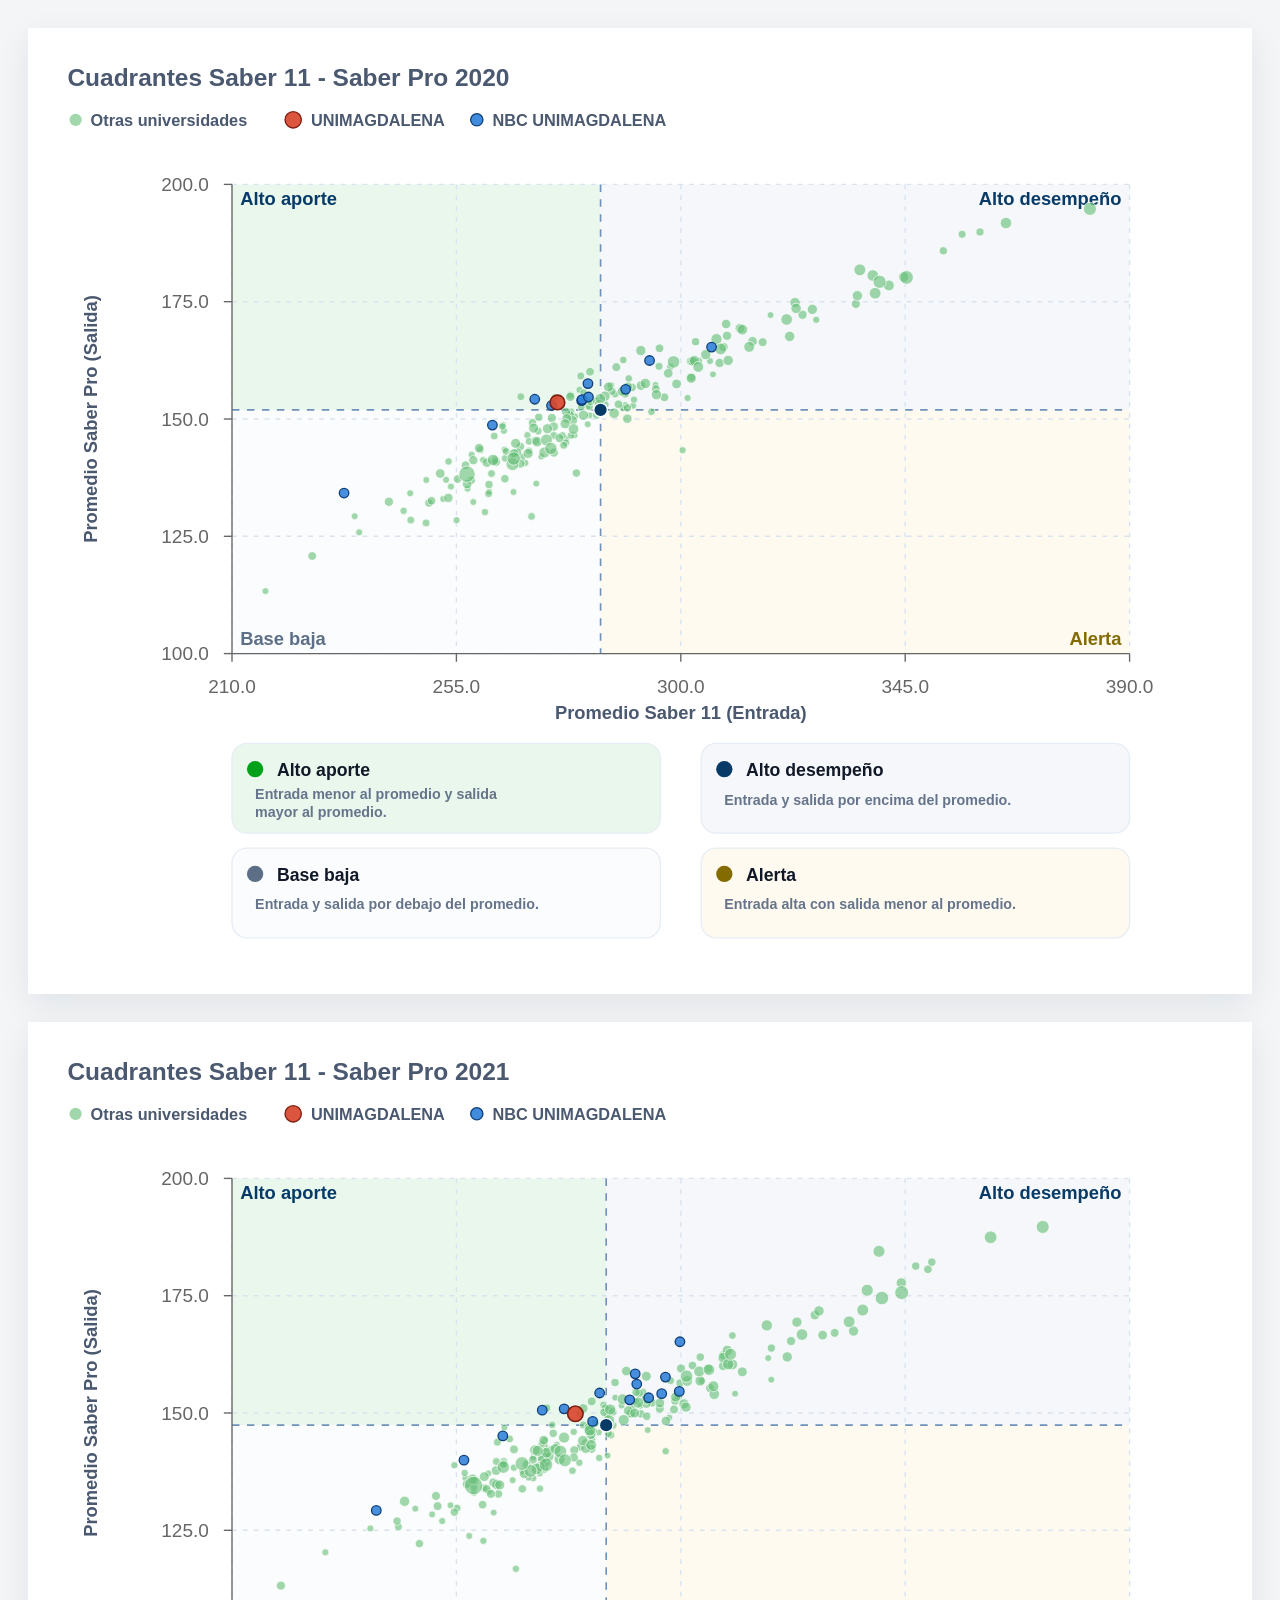
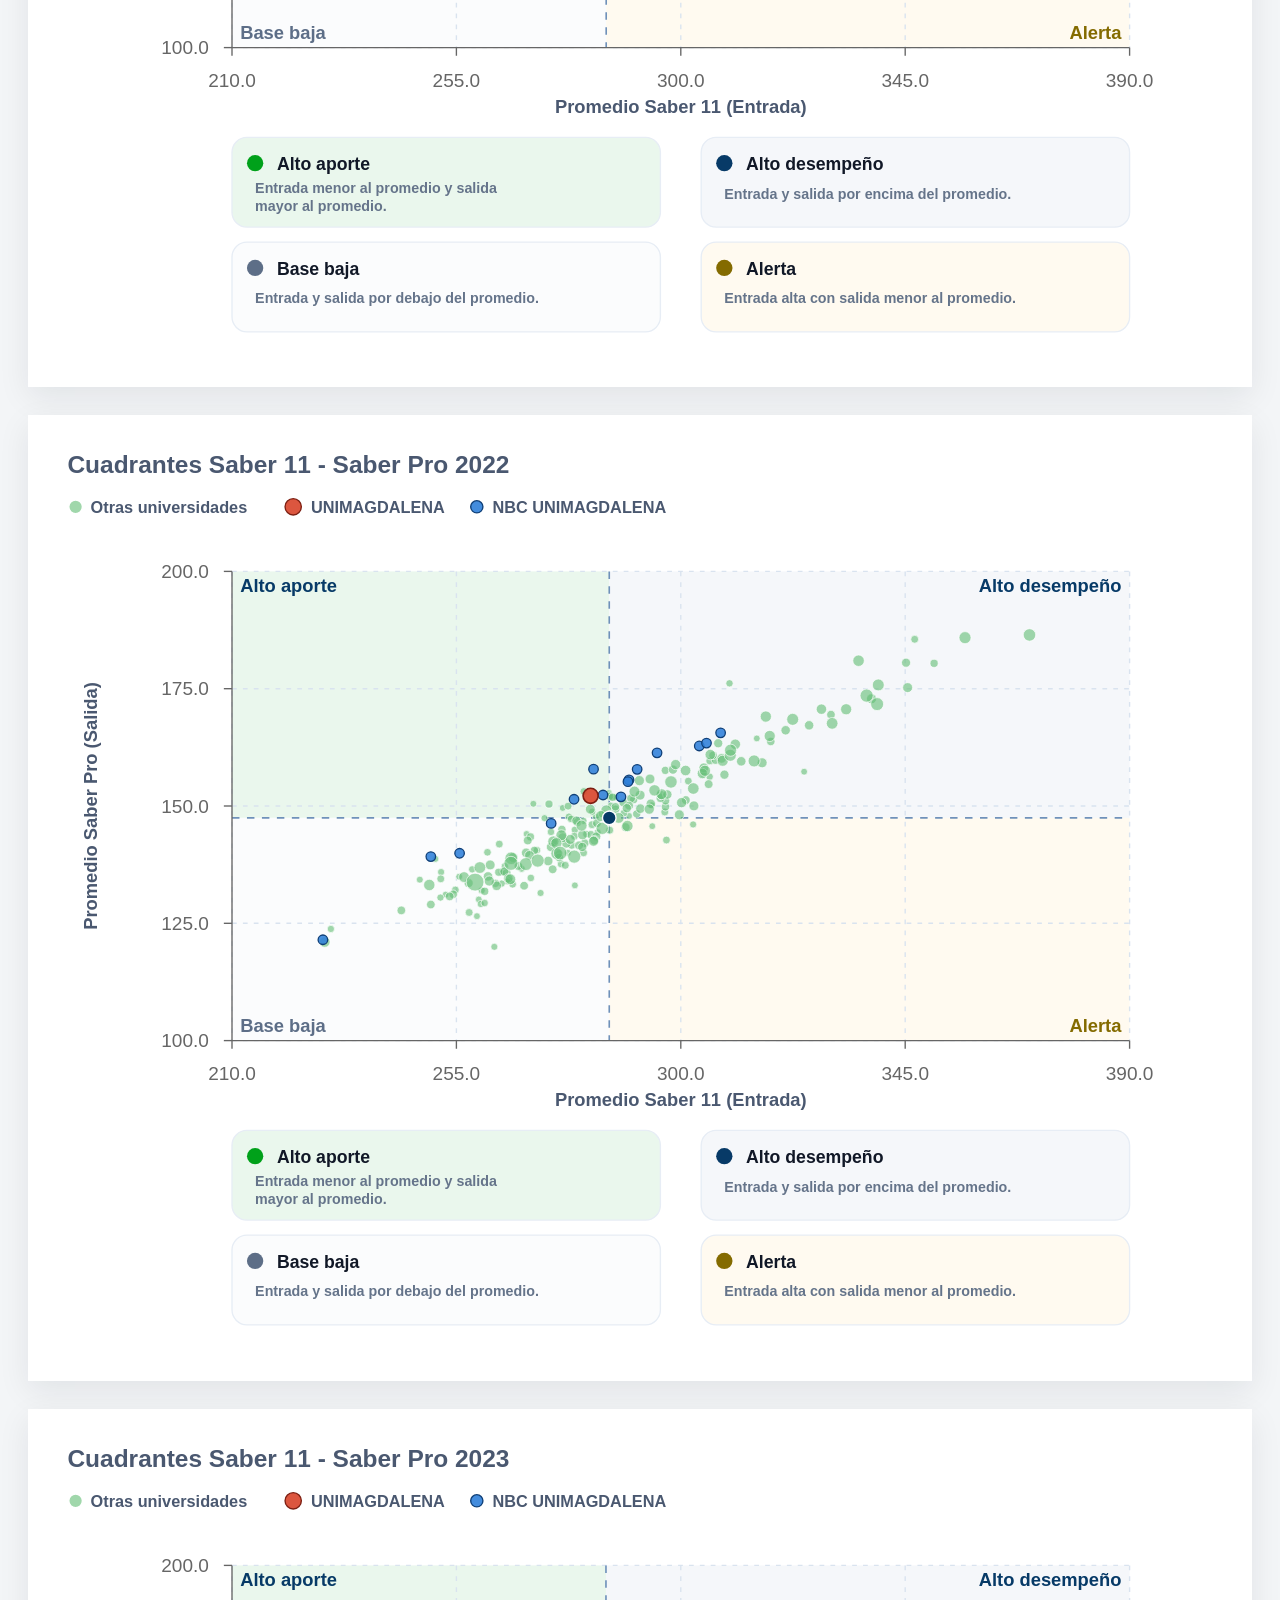
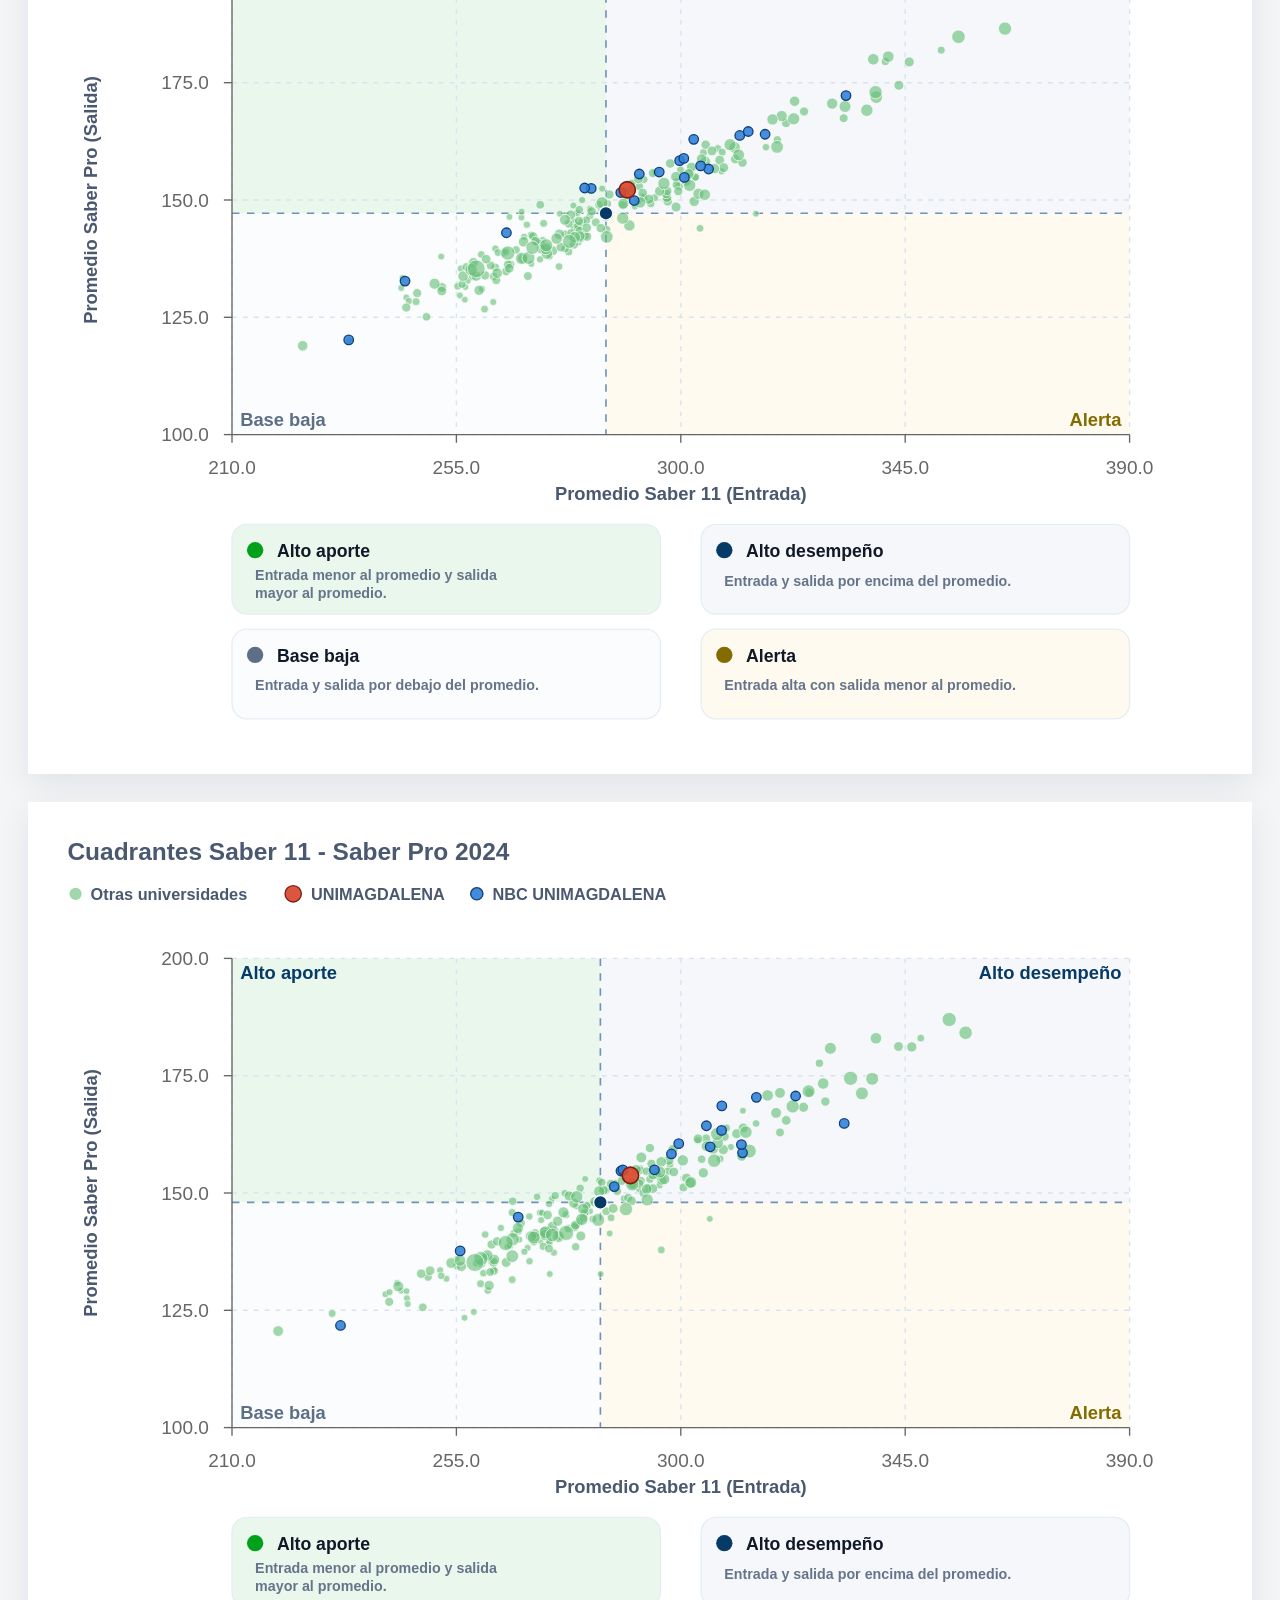
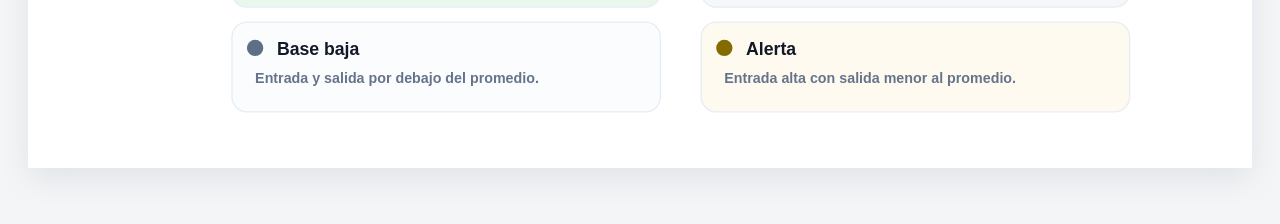
<file: resultados/cuadrantes_saber11_saberpro_2020_2024.html>
<!doctype html>
<html lang="es">
<head>
<meta charset="utf-8">
<title>Cuadrantes Saber 11 - Saber Pro 2020-2024</title>
<style>
body{margin:0;background:#f3f5f7;font-family:Arial,Helvetica,sans-serif}
main{max-width:1500px;margin:0 auto;padding:28px}
section{margin:0 0 28px;background:#fff;box-shadow:0 10px 30px rgba(15,23,42,.08)}
svg{display:block;width:100%;height:auto}
</style>
</head>
<body><main>
<section><svg xmlns="http://www.w3.org/2000/svg" width="1800" height="1420" viewBox="0 0 1800 1420" role="img" aria-label="Grafico de cuadrantes Saber 11 y Saber Pro 2020">
<style>
text{font-family:Arial, Helvetica, sans-serif;letter-spacing:0}
.title{font-size:36px;font-weight:800;fill:#4a5870}
.axis-label{font-size:27px;font-weight:800;fill:#4a5870}
.tick{font-size:28px;fill:#666}
.quad{font-size:27px;font-weight:800;fill:#073a67}
.base{fill:#5d6e87}
.alert{fill:#846b00}
.legend{font-size:24px;font-weight:700;fill:#4a5870}
.explain-title{font-size:26px;font-weight:800;fill:#111827}
.explain-text{font-size:21px;font-weight:700;fill:#65748a}
.explain-box{stroke:#e7edf5;stroke-width:2}
.grid{stroke:#d9e3ef;stroke-width:2;stroke-dasharray:7 9}
.axis{stroke:#666;stroke-width:2}
.mean{stroke:#6f91ba;stroke-width:2.4;stroke-dasharray:11 11}
</style>
<rect x="0" y="0" width="1800" height="1420" fill="#ffffff"/>
<text class="title" font-family="Arial, Helvetica, sans-serif" font-size="36" font-weight="800" fill="#4a5870" x="58" y="86">Cuadrantes Saber 11 - Saber Pro 2020</text>
<circle cx="70" cy="135" r="10" fill="#66bf78" fill-opacity="0.62" stroke="#ffffff" stroke-width="2"/>
<text class="legend" font-family="Arial, Helvetica, sans-serif" font-size="24" font-weight="700" fill="#4a5870" x="92" y="144">Otras universidades</text>
<circle cx="390" cy="135" r="12" fill="#d9482f" fill-opacity="0.92" stroke="#7c1f12" stroke-width="2"/>
<text class="legend" font-family="Arial, Helvetica, sans-serif" font-size="24" font-weight="700" fill="#4a5870" x="416" y="144">UNIMAGDALENA</text>
<circle cx="660" cy="135" r="9" fill="#2f7fd9" fill-opacity="0.9" stroke="#0f3f77" stroke-width="2"/>
<text class="legend" font-family="Arial, Helvetica, sans-serif" font-size="24" font-weight="700" fill="#4a5870" x="683" y="144">NBC UNIMAGDALENA</text>
<rect x="300" y="230" width="542.0094243912353" height="331.64078573789993" fill="#eaf7ed"/>
<rect x="842.0094243912353" y="230" width="777.9905756087647" height="331.64078573789993" fill="#f5f7fa"/>
<rect x="300" y="561.6407857378999" width="542.0094243912353" height="358.35921426210007" fill="#fbfcfd"/>
<rect x="842.0094243912353" y="561.6407857378999" width="777.9905756087647" height="358.35921426210007" fill="#fffaf0"/>
<line class="grid" stroke="#d9e3ef" stroke-width="2" stroke-dasharray="7,9" x1="300.00" y1="230" x2="300.00" y2="920"/>
<line class="grid" stroke="#d9e3ef" stroke-width="2" stroke-dasharray="7,9" x1="630.00" y1="230" x2="630.00" y2="920"/>
<line class="grid" stroke="#d9e3ef" stroke-width="2" stroke-dasharray="7,9" x1="960.00" y1="230" x2="960.00" y2="920"/>
<line class="grid" stroke="#d9e3ef" stroke-width="2" stroke-dasharray="7,9" x1="1290.00" y1="230" x2="1290.00" y2="920"/>
<line class="grid" stroke="#d9e3ef" stroke-width="2" stroke-dasharray="7,9" x1="1620.00" y1="230" x2="1620.00" y2="920"/>
<line class="grid" stroke="#d9e3ef" stroke-width="2" stroke-dasharray="7,9" x1="300" y1="920.00" x2="1620" y2="920.00"/>
<line class="grid" stroke="#d9e3ef" stroke-width="2" stroke-dasharray="7,9" x1="300" y1="747.50" x2="1620" y2="747.50"/>
<line class="grid" stroke="#d9e3ef" stroke-width="2" stroke-dasharray="7,9" x1="300" y1="575.00" x2="1620" y2="575.00"/>
<line class="grid" stroke="#d9e3ef" stroke-width="2" stroke-dasharray="7,9" x1="300" y1="402.50" x2="1620" y2="402.50"/>
<line class="grid" stroke="#d9e3ef" stroke-width="2" stroke-dasharray="7,9" x1="300" y1="230.00" x2="1620" y2="230.00"/>
<line class="mean" stroke="#6f91ba" stroke-width="2.4" stroke-dasharray="11,11" x1="842.01" y1="230" x2="842.01" y2="920"/>
<line class="mean" stroke="#6f91ba" stroke-width="2.4" stroke-dasharray="11,11" x1="300" y1="561.64" x2="1620" y2="561.64"/>
<line class="axis" stroke="#666" stroke-width="2" x1="300" y1="920" x2="1620" y2="920"/>
<line class="axis" stroke="#666" stroke-width="2" x1="300" y1="230" x2="300" y2="920"/>
<line class="axis" stroke="#666" stroke-width="2" x1="300.00" y1="920" x2="300.00" y2="932"/>
<text class="tick" font-family="Arial, Helvetica, sans-serif" font-size="28" fill="#666" x="300.00" y="978" text-anchor="middle">210.0</text>
<line class="axis" stroke="#666" stroke-width="2" x1="630.00" y1="920" x2="630.00" y2="932"/>
<text class="tick" font-family="Arial, Helvetica, sans-serif" font-size="28" fill="#666" x="630.00" y="978" text-anchor="middle">255.0</text>
<line class="axis" stroke="#666" stroke-width="2" x1="960.00" y1="920" x2="960.00" y2="932"/>
<text class="tick" font-family="Arial, Helvetica, sans-serif" font-size="28" fill="#666" x="960.00" y="978" text-anchor="middle">300.0</text>
<line class="axis" stroke="#666" stroke-width="2" x1="1290.00" y1="920" x2="1290.00" y2="932"/>
<text class="tick" font-family="Arial, Helvetica, sans-serif" font-size="28" fill="#666" x="1290.00" y="978" text-anchor="middle">345.0</text>
<line class="axis" stroke="#666" stroke-width="2" x1="1620.00" y1="920" x2="1620.00" y2="932"/>
<text class="tick" font-family="Arial, Helvetica, sans-serif" font-size="28" fill="#666" x="1620.00" y="978" text-anchor="middle">390.0</text>
<line class="axis" stroke="#666" stroke-width="2" x1="288" y1="920.00" x2="300" y2="920.00"/>
<text class="tick" font-family="Arial, Helvetica, sans-serif" font-size="28" fill="#666" x="266" y="930.00" text-anchor="end">100.0</text>
<line class="axis" stroke="#666" stroke-width="2" x1="288" y1="747.50" x2="300" y2="747.50"/>
<text class="tick" font-family="Arial, Helvetica, sans-serif" font-size="28" fill="#666" x="266" y="757.50" text-anchor="end">125.0</text>
<line class="axis" stroke="#666" stroke-width="2" x1="288" y1="575.00" x2="300" y2="575.00"/>
<text class="tick" font-family="Arial, Helvetica, sans-serif" font-size="28" fill="#666" x="266" y="585.00" text-anchor="end">150.0</text>
<line class="axis" stroke="#666" stroke-width="2" x1="288" y1="402.50" x2="300" y2="402.50"/>
<text class="tick" font-family="Arial, Helvetica, sans-serif" font-size="28" fill="#666" x="266" y="412.50" text-anchor="end">175.0</text>
<line class="axis" stroke="#666" stroke-width="2" x1="288" y1="230.00" x2="300" y2="230.00"/>
<text class="tick" font-family="Arial, Helvetica, sans-serif" font-size="28" fill="#666" x="266" y="240.00" text-anchor="end">200.0</text>
<text class="quad" font-family="Arial, Helvetica, sans-serif" font-size="27" font-weight="800" fill="#073a67" x="312" y="260">Alto aporte</text>
<text class="quad" font-family="Arial, Helvetica, sans-serif" font-size="27" font-weight="800" fill="#073a67" x="1608" y="260" text-anchor="end">Alto desempe&#241;o</text>
<text class="quad base" font-family="Arial, Helvetica, sans-serif" font-size="27" font-weight="800" fill="#5d6e87" x="312" y="908">Base baja</text>
<text class="quad alert" font-family="Arial, Helvetica, sans-serif" font-size="27" font-weight="800" fill="#846b00" x="1608" y="908" text-anchor="end">Alerta</text>
<circle cx="1092.00" cy="422.10" r="5.00" fill="#66bf78" fill-opacity="0.62" stroke="#ffffff" stroke-width="1"><title>CENTRO DE EDUCACION MILITAR-BOGOTÁ D.C. | Saber 11: 318.00 | Saber Pro: 172.16 | n=25</title></circle>
<circle cx="654.82" cy="697.08" r="5.00" fill="#66bf78" fill-opacity="0.62" stroke="#ffffff" stroke-width="1"><title>INSTITUCION UNIVERSITARIA ESCOLME-MEDELLIN | Saber 11: 258.38 | Saber Pro: 132.31 | n=26</title></circle>
<circle cx="669.21" cy="635.24" r="5.00" fill="#66bf78" fill-opacity="0.62" stroke="#ffffff" stroke-width="1"><title>CORPORACION UNIVERSITARIA DE COLOMBIA IDEAS-BOGOTÁ D.C. | Saber 11: 260.35 | Saber Pro: 141.27 | n=26</title></circle>
<circle cx="803.74" cy="598.88" r="5.00" fill="#66bf78" fill-opacity="0.62" stroke="#ffffff" stroke-width="1"><title>CORPORACION UNIVERSITARIA DE SANTA ROSA DE CABAL-UNISARC-SANTA ROSA DE CABAL | Saber 11: 278.69 | Saber Pro: 146.54 | n=26</title></circle>
<circle cx="349.24" cy="828.08" r="5.00" fill="#66bf78" fill-opacity="0.62" stroke="#ffffff" stroke-width="1"><title>CORPORACION UNIVERSITARIA REGIONAL DEL CARIBE- IAFIC-CARTAGENA | Saber 11: 216.71 | Saber Pro: 113.32 | n=28</title></circle>
<circle cx="798.93" cy="563.91" r="5.00" fill="#66bf78" fill-opacity="0.62" stroke="#ffffff" stroke-width="1"><title>UNIVERSIDAD PONTIFICIA BOLIVARIANA-PALMIRA | Saber 11: 278.04 | Saber Pro: 151.61 | n=28</title></circle>
<circle cx="826.17" cy="569.58" r="5.00" fill="#66bf78" fill-opacity="0.62" stroke="#ffffff" stroke-width="1"><title>CORPORACION UNIVERSITARIA EMPRESARIAL ALEXANDER VON HUMBOLDT - C.U.E.-ARMENIA | Saber 11: 281.75 | Saber Pro: 150.79 | n=28</title></circle>
<circle cx="678.30" cy="681.83" r="5.00" fill="#66bf78" fill-opacity="0.62" stroke="#ffffff" stroke-width="1"><title>FUNDACION DE ESTUDIOS SUPERIORES COMFANORTE -F.E.S.C.-CUCUTA | Saber 11: 261.59 | Saber Pro: 134.52 | n=29</title></circle>
<circle cx="774.39" cy="543.36" r="5.00" fill="#66bf78" fill-opacity="0.62" stroke="#ffffff" stroke-width="1"><title>INSTITUCION UNIVERSITARIA LATINA - UNILATINA-BOGOTÁ D.C. | Saber 11: 274.69 | Saber Pro: 154.59 | n=29</title></circle>
<circle cx="585.76" cy="664.70" r="5.00" fill="#66bf78" fill-opacity="0.62" stroke="#ffffff" stroke-width="1"><title>COLEGIO MAYOR DEL CAUCA-POPAYAN | Saber 11: 248.97 | Saber Pro: 137.00 | n=31</title></circle>
<circle cx="823.11" cy="582.74" r="5.00" fill="#66bf78" fill-opacity="0.62" stroke="#ffffff" stroke-width="1"><title>CORPORACION UNIVERSITARIA DE ASTURIAS-BOGOTÁ D.C. | Saber 11: 281.33 | Saber Pro: 148.88 | n=33</title></circle>
<circle cx="1007.33" cy="509.35" r="5.00" fill="#66bf78" fill-opacity="0.62" stroke="#ffffff" stroke-width="1"><title>ESCUELA MILITAR DE AVIACIONMARCO FIDEL SUAREZ-CALI | Saber 11: 306.45 | Saber Pro: 159.52 | n=33</title></circle>
<circle cx="713.93" cy="682.33" r="5.00" fill="#66bf78" fill-opacity="0.62" stroke="#ffffff" stroke-width="1"><title>UNIVERSIDAD SANTIAGO DE CALI-PALMIRA | Saber 11: 266.44 | Saber Pro: 134.44 | n=36</title></circle>
<circle cx="480.36" cy="718.04" r="5.00" fill="#66bf78" fill-opacity="0.62" stroke="#ffffff" stroke-width="1"><title>FUNDACION DE ESTUDIOS SUPERIORES MONSEÑOR ABRAHAM ESCUDERO MONTOYA- FUNDES-ESPINAL | Saber 11: 234.59 | Saber Pro: 129.27 | n=37</title></circle>
<circle cx="610.58" cy="692.67" r="5.00" fill="#66bf78" fill-opacity="0.62" stroke="#ffffff" stroke-width="1"><title>INSTITUTO TECNOLOGICO DEL PUTUMAYO-MOCOA | Saber 11: 252.35 | Saber Pro: 132.95 | n=37</title></circle>
<circle cx="698.75" cy="584.14" r="5.00" fill="#66bf78" fill-opacity="0.62" stroke="#ffffff" stroke-width="1"><title>CORPORACION UNIVERSITARIA DE SABANETA- UNISABANETA-SABANETA | Saber 11: 264.38 | Saber Pro: 148.68 | n=40</title></circle>
<circle cx="700.95" cy="620.02" r="5.00" fill="#66bf78" fill-opacity="0.62" stroke="#ffffff" stroke-width="1"><title>CORPORACION UNIVERSITARIA AUTONOMA DEL CAUCA-POPAYAN | Saber 11: 264.68 | Saber Pro: 143.47 | n=40</title></circle>
<circle cx="754.84" cy="630.20" r="5.00" fill="#66bf78" fill-opacity="0.62" stroke="#ffffff" stroke-width="1"><title>UNIVERSIDAD DEL PACIFICO-BUENAVENTURA | Saber 11: 272.02 | Saber Pro: 142.00 | n=42</title></circle>
<circle cx="922.86" cy="525.05" r="5.01" fill="#66bf78" fill-opacity="0.62" stroke="#ffffff" stroke-width="1"><title>CORPORACION UNIVERSITARIA LASALLISTA-CALDAS | Saber 11: 294.93 | Saber Pro: 157.24 | n=46</title></circle>
<circle cx="747.49" cy="669.99" r="5.02" fill="#66bf78" fill-opacity="0.62" stroke="#ffffff" stroke-width="1"><title>INSTITUCION UNIVERSITARIA BELLAS ARTES Y CIENCIAS DE BOLIVAR-CARTAGENA | Saber 11: 271.02 | Saber Pro: 136.23 | n=47</title></circle>
<circle cx="646.43" cy="677.53" r="5.05" fill="#66bf78" fill-opacity="0.62" stroke="#ffffff" stroke-width="1"><title>FUNDACION UNIVERSITARIA NAVARRA - UNINAVARRA-NEIVA | Saber 11: 257.24 | Saber Pro: 135.14 | n=50</title></circle>
<circle cx="889.91" cy="555.49" r="5.07" fill="#66bf78" fill-opacity="0.62" stroke="#ffffff" stroke-width="1"><title>CORPORACION ESCUELA DE ARTES Y LETRAS-BOGOTÁ D.C. | Saber 11: 290.44 | Saber Pro: 152.83 | n=52</title></circle>
<circle cx="562.06" cy="684.23" r="5.07" fill="#66bf78" fill-opacity="0.62" stroke="#ffffff" stroke-width="1"><title>CORPORACION UNIVERSITARIA CENDA-BOGOTÁ D.C. | Saber 11: 245.74 | Saber Pro: 134.17 | n=53</title></circle>
<circle cx="652.41" cy="627.64" r="5.08" fill="#66bf78" fill-opacity="0.62" stroke="#ffffff" stroke-width="1"><title>FUNDACION UNIVERSITARIA COLOMBO INTERNACIONAL - UNICOLOMBO-CARTAGENA | Saber 11: 258.06 | Saber Pro: 142.37 | n=54</title></circle>
<circle cx="630.26" cy="723.72" r="5.10" fill="#66bf78" fill-opacity="0.62" stroke="#ffffff" stroke-width="1"><title>COLEGIO MAYOR DE BOLIVAR-CARTAGENA | Saber 11: 255.04 | Saber Pro: 128.45 | n=56</title></circle>
<circle cx="804.43" cy="571.06" r="5.10" fill="#66bf78" fill-opacity="0.62" stroke="#ffffff" stroke-width="1"><title>INSTITUCION  UNIVERSITARIA PASCUAL BRAVO-MEDELLIN | Saber 11: 278.79 | Saber Pro: 150.57 | n=56</title></circle>
<circle cx="614.82" cy="664.46" r="5.11" fill="#66bf78" fill-opacity="0.62" stroke="#ffffff" stroke-width="1"><title>INSTITUCION UNIVERSITARIA DE COLOMBIA - UNIVERSITARIA DE COLOMBIA-BOGOTÁ D.C. | Saber 11: 252.93 | Saber Pro: 137.04 | n=57</title></circle>
<circle cx="1002.97" cy="489.78" r="5.11" fill="#66bf78" fill-opacity="0.62" stroke="#ffffff" stroke-width="1"><title>UNIVERSIDAD NACIONAL DE COLOMBIA-PALMIRA | Saber 11: 305.86 | Saber Pro: 162.35 | n=57</title></circle>
<circle cx="821.29" cy="546.46" r="5.12" fill="#66bf78" fill-opacity="0.62" stroke="#ffffff" stroke-width="1"><title>UNIVERSIDAD CATOLICA DE ORIENTE-RIONEGRO | Saber 11: 281.08 | Saber Pro: 154.14 | n=59</title></circle>
<circle cx="791.21" cy="603.87" r="5.13" fill="#66bf78" fill-opacity="0.62" stroke="#ffffff" stroke-width="1"><title>FUNDACION UNIVERSITARIA PARA EL DESARROLLO HUMANO - UNINPAHU-BOGOTÁ D.C. | Saber 11: 276.98 | Saber Pro: 145.82 | n=60</title></circle>
<circle cx="621.95" cy="674.43" r="5.14" fill="#66bf78" fill-opacity="0.62" stroke="#ffffff" stroke-width="1"><title>UNIVERSIDAD POPULAR DEL CESAR-AGUACHICA | Saber 11: 253.90 | Saber Pro: 135.59 | n=61</title></circle>
<circle cx="487.00" cy="741.71" r="5.14" fill="#66bf78" fill-opacity="0.62" stroke="#ffffff" stroke-width="1"><title>FUNDACION UNIVERSITARIA CLARETIANA - UNICLARETIANA-QUIBDO | Saber 11: 235.50 | Saber Pro: 125.84 | n=62</title></circle>
<circle cx="731.44" cy="639.61" r="5.17" fill="#66bf78" fill-opacity="0.62" stroke="#ffffff" stroke-width="1"><title>UNIVERSIDAD COOPERATIVA DE COLOMBIA-BARRANCABERMEJA | Saber 11: 268.83 | Saber Pro: 140.64 | n=66</title></circle>
<circle cx="811.07" cy="532.18" r="5.19" fill="#66bf78" fill-opacity="0.62" stroke="#ffffff" stroke-width="1"><title>UNIVERSIDAD LIBRE-SOCORRO | Saber 11: 279.69 | Saber Pro: 156.21 | n=68</title></circle>
<circle cx="962.66" cy="620.90" r="5.20" fill="#66bf78" fill-opacity="0.62" stroke="#ffffff" stroke-width="1"><title>ESCUELA NAVAL DE CADETESALMIRANTE PADILLA-CARTAGENA | Saber 11: 300.36 | Saber Pro: 143.35 | n=69</title></circle>
<circle cx="699.81" cy="592.30" r="5.24" fill="#66bf78" fill-opacity="0.62" stroke="#ffffff" stroke-width="1"><title>FUNDACION UNIVERSITARIA MONSERRATE - UNIMONSERRATE-BOGOTÁ D.C. | Saber 11: 264.52 | Saber Pro: 147.49 | n=75</title></circle>
<circle cx="970.00" cy="544.08" r="5.25" fill="#66bf78" fill-opacity="0.62" stroke="#ffffff" stroke-width="1"><title>CORPORACION COLEGIATURA COLOMBIANA-MEDELLIN | Saber 11: 301.36 | Saber Pro: 154.48 | n=77</title></circle>
<circle cx="734.45" cy="598.80" r="5.26" fill="#66bf78" fill-opacity="0.62" stroke="#ffffff" stroke-width="1"><title>FUNDACION ESCUELA COLOMBIANA DE REHABILITACION-BOGOTÁ D.C. | Saber 11: 269.24 | Saber Pro: 146.55 | n=78</title></circle>
<circle cx="878.30" cy="554.74" r="5.26" fill="#66bf78" fill-opacity="0.62" stroke="#ffffff" stroke-width="1"><title>UNIVERSIDAD PEDAGOGICA Y TECNOLOGICA DE COLOMBIA-DUITAMA | Saber 11: 288.86 | Saber Pro: 152.94 | n=78</title></circle>
<circle cx="737.03" cy="621.66" r="5.30" fill="#66bf78" fill-opacity="0.62" stroke="#ffffff" stroke-width="1"><title>CORPORACION UNIVERSITARIA DEL META-VILLAVICENCIO | Saber 11: 269.60 | Saber Pro: 143.24 | n=84</title></circle>
<circle cx="1159.13" cy="429.03" r="5.30" fill="#66bf78" fill-opacity="0.62" stroke="#ffffff" stroke-width="1"><title>UNIVERSIDAD PEDAGOGICA Y TECNOLOGICA DE COLOMBIA-SOGAMOSO | Saber 11: 327.15 | Saber Pro: 171.15 | n=84</title></circle>
<circle cx="891.17" cy="546.62" r="5.33" fill="#66bf78" fill-opacity="0.62" stroke="#ffffff" stroke-width="1"><title>FUNDACION UNIVERSITARIA EMPRESARIAL DE LA CAMARA DE COMERCIO DE Bogotá -BOGOTÁ D.C. | Saber 11: 290.61 | Saber Pro: 154.11 | n=88</title></circle>
<circle cx="822.66" cy="555.73" r="5.35" fill="#66bf78" fill-opacity="0.62" stroke="#ffffff" stroke-width="1"><title>UNIVERSIDAD CATOLICA DE MANIZALES-MANIZALES | Saber 11: 281.27 | Saber Pro: 152.79 | n=92</title></circle>
<circle cx="552.37" cy="710.07" r="5.39" fill="#66bf78" fill-opacity="0.62" stroke="#ffffff" stroke-width="1"><title>INSTITUCION UNIVERSITARIA ANTONIO JOSE CAMACHO - UNIAJC-CALI | Saber 11: 244.41 | Saber Pro: 130.42 | n=99</title></circle>
<circle cx="671.95" cy="711.90" r="5.40" fill="#66bf78" fill-opacity="0.62" stroke="#ffffff" stroke-width="1"><title>INSTITUTO DE EDUCACION TECNICA PROFESIONAL DE ROLDANILLO-ROLDANILLO | Saber 11: 260.72 | Saber Pro: 130.16 | n=100</title></circle>
<circle cx="793.08" cy="570.97" r="5.41" fill="#66bf78" fill-opacity="0.62" stroke="#ffffff" stroke-width="1"><title>FUNDACION UNIVERSITARIA AGRARIA DE COLOMBIA -UNIAGRARIA-BOGOTÁ D.C. | Saber 11: 277.24 | Saber Pro: 150.58 | n=101</title></circle>
<circle cx="817.14" cy="536.07" r="5.44" fill="#66bf78" fill-opacity="0.62" stroke="#ffffff" stroke-width="1"><title>FUNDACION UNIVERSITARIA CAFAM-BOGOTÁ D.C. | Saber 11: 280.52 | Saber Pro: 155.64 | n=106</title></circle>
<circle cx="874.88" cy="558.62" r="5.44" fill="#66bf78" fill-opacity="0.62" stroke="#ffffff" stroke-width="1"><title>CORPORACION UNIVERSITARIA  UNITEC-BOGOTÁ D.C. | Saber 11: 288.39 | Saber Pro: 152.37 | n=107</title></circle>
<circle cx="618.43" cy="637.48" r="5.45" fill="#66bf78" fill-opacity="0.62" stroke="#ffffff" stroke-width="1"><title>FUNDACION PARA LA EDUCACION SUPERIOR SAN MATEO FUNDACION SAN MATEO-BOGOTÁ D.C. | Saber 11: 253.42 | Saber Pro: 140.94 | n=109</title></circle>
<circle cx="697.61" cy="585.95" r="5.45" fill="#66bf78" fill-opacity="0.62" stroke="#ffffff" stroke-width="1"><title>CORPORACION UNIVERSITARIA REPUBLICANA-BOGOTÁ D.C. | Saber 11: 264.22 | Saber Pro: 148.41 | n=109</title></circle>
<circle cx="863.36" cy="538.63" r="5.50" fill="#66bf78" fill-opacity="0.62" stroke="#ffffff" stroke-width="1"><title>FUNDACION UNIVERSITARIA SANITAS-BOGOTÁ D.C. | Saber 11: 286.82 | Saber Pro: 155.27 | n=118</title></circle>
<circle cx="944.72" cy="498.24" r="5.51" fill="#66bf78" fill-opacity="0.62" stroke="#ffffff" stroke-width="1"><title>UNIVERSIDAD DE SAN BUENAVENTURA-BOGOTÁ D.C. | Saber 11: 297.92 | Saber Pro: 161.12 | n=120</title></circle>
<circle cx="875.43" cy="488.24" r="5.53" fill="#66bf78" fill-opacity="0.62" stroke="#ffffff" stroke-width="1"><title>UNIVERSIDAD LIBRE-CUCUTA | Saber 11: 288.47 | Saber Pro: 162.57 | n=122</title></circle>
<circle cx="813.51" cy="558.08" r="5.54" fill="#66bf78" fill-opacity="0.62" stroke="#ffffff" stroke-width="1"><title>UNIDAD CENTRAL DEL VALLE DEL CAUCA-TULUA | Saber 11: 280.02 | Saber Pro: 152.45 | n=124</title></circle>
<circle cx="916.85" cy="564.41" r="5.56" fill="#66bf78" fill-opacity="0.62" stroke="#ffffff" stroke-width="1"><title>UNIVERSIDAD DEL SINÚ &#x27;Elías Bechara Zainúm&#x27; - UNISINÚ-CARTAGENA | Saber 11: 294.12 | Saber Pro: 151.53 | n=129</title></circle>
<circle cx="883.51" cy="515.34" r="5.57" fill="#66bf78" fill-opacity="0.62" stroke="#ffffff" stroke-width="1"><title>INSTITUTO TECNOLOGICO METROPOLITANO-MEDELLIN | Saber 11: 289.57 | Saber Pro: 158.65 | n=130</title></circle>
<circle cx="849.11" cy="553.67" r="5.58" fill="#66bf78" fill-opacity="0.62" stroke="#ffffff" stroke-width="1"><title>FUNDACION UNIVERSITARIA-CEIPA-SABANETA | Saber 11: 284.88 | Saber Pro: 153.09 | n=132</title></circle>
<circle cx="986.41" cy="489.66" r="5.58" fill="#66bf78" fill-opacity="0.62" stroke="#ffffff" stroke-width="1"><title>FUNDACION UNIVERSITARIA JUAN N. CORPAS-BOGOTÁ D.C. | Saber 11: 303.60 | Saber Pro: 162.37 | n=133</title></circle>
<circle cx="740.54" cy="718.23" r="5.60" fill="#66bf78" fill-opacity="0.62" stroke="#ffffff" stroke-width="1"><title>DIRECCION NACIONAL DE ESCUELAS-BOGOTÁ D.C. | Saber 11: 270.07 | Saber Pro: 129.24 | n=136</title></circle>
<circle cx="785.85" cy="599.22" r="5.61" fill="#66bf78" fill-opacity="0.62" stroke="#ffffff" stroke-width="1"><title>FUNDACION UNIVERSITARIA ESUMER-MEDELLIN | Saber 11: 276.25 | Saber Pro: 146.49 | n=139</title></circle>
<circle cx="790.86" cy="609.85" r="5.62" fill="#66bf78" fill-opacity="0.62" stroke="#ffffff" stroke-width="1"><title>FUNDACION UNIVERSITARIA AUTONOMA DE LAS AMERICAS-MEDELLIN | Saber 11: 276.94 | Saber Pro: 144.95 | n=140</title></circle>
<circle cx="701.75" cy="632.84" r="5.64" fill="#66bf78" fill-opacity="0.62" stroke="#ffffff" stroke-width="1"><title>INSTITUTO UNIVERSITARIO DE LA PAZ-BARRANCABERMEJA | Saber 11: 264.78 | Saber Pro: 141.62 | n=144</title></circle>
<circle cx="825.59" cy="557.04" r="5.65" fill="#66bf78" fill-opacity="0.62" stroke="#ffffff" stroke-width="1"><title>FUNDACION UNIVERSIDAD AUTONOMA DE COLOMBIA -FUAC--BOGOTÁ D.C. | Saber 11: 281.67 | Saber Pro: 152.60 | n=146</title></circle>
<circle cx="677.34" cy="684.79" r="5.65" fill="#66bf78" fill-opacity="0.62" stroke="#ffffff" stroke-width="1"><title>CORPORACION POLITECNICO DE LA COSTA ATLANTICA-BARRANQUILLA | Saber 11: 261.46 | Saber Pro: 134.09 | n=147</title></circle>
<circle cx="797.73" cy="539.94" r="5.66" fill="#66bf78" fill-opacity="0.62" stroke="#ffffff" stroke-width="1"><title>INSTITUCION UNIVERSITARIA DE ENVIGADO-ENVIGADO | Saber 11: 277.87 | Saber Pro: 155.08 | n=148</title></circle>
<circle cx="798.77" cy="599.10" r="5.66" fill="#66bf78" fill-opacity="0.62" stroke="#ffffff" stroke-width="1"><title>INSTITUCION UNIVERSITARIA COLEGIOS DE COLOMBIA -UNICOC-BOGOTÁ D.C. | Saber 11: 278.01 | Saber Pro: 146.51 | n=148</title></circle>
<circle cx="685.62" cy="600.10" r="5.66" fill="#66bf78" fill-opacity="0.62" stroke="#ffffff" stroke-width="1"><title>CORPORACION UNIVERSITARIA MINUTO DE DIOS -UNIMINUTO-BELLO | Saber 11: 262.58 | Saber Pro: 146.36 | n=149</title></circle>
<circle cx="736.90" cy="607.88" r="5.66" fill="#66bf78" fill-opacity="0.62" stroke="#ffffff" stroke-width="1"><title>CORPORACION UNIVERSIDAD PILOTO DE COLOMBIA-GIRARDOT | Saber 11: 269.58 | Saber Pro: 145.23 | n=149</title></circle>
<circle cx="857.19" cy="525.93" r="5.68" fill="#66bf78" fill-opacity="0.62" stroke="#ffffff" stroke-width="1"><title>UNIVERSIDAD DE CUNDINAMARCA-UDEC-GIRARDOT | Saber 11: 285.98 | Saber Pro: 157.11 | n=153</title></circle>
<circle cx="681.62" cy="655.25" r="5.69" fill="#66bf78" fill-opacity="0.62" stroke="#ffffff" stroke-width="1"><title>FUNDACION UNIVERSITARIA CATOLICA LUMEN GENTIUM-CALI | Saber 11: 262.04 | Saber Pro: 138.37 | n=154</title></circle>
<circle cx="877.06" cy="535.96" r="5.69" fill="#66bf78" fill-opacity="0.62" stroke="#ffffff" stroke-width="1"><title>UNIVERSIDAD PONTIFICIA BOLIVARIANA-MONTERIA | Saber 11: 288.69 | Saber Pro: 155.66 | n=155</title></circle>
<circle cx="562.88" cy="723.59" r="5.70" fill="#66bf78" fill-opacity="0.62" stroke="#ffffff" stroke-width="1"><title>CORPORACION UNIVERSITARIA LATINOAMERICANA- CUL-BARRANQUILLA | Saber 11: 245.85 | Saber Pro: 128.46 | n=157</title></circle>
<circle cx="750.24" cy="592.71" r="5.71" fill="#66bf78" fill-opacity="0.62" stroke="#ffffff" stroke-width="1"><title>UNIPANAMERICANA - FUNDACION UNIVERSITARIA PANAMERICANA-BOGOTÁ D.C. | Saber 11: 271.40 | Saber Pro: 147.43 | n=159</title></circle>
<circle cx="703.10" cy="622.61" r="5.72" fill="#66bf78" fill-opacity="0.62" stroke="#ffffff" stroke-width="1"><title>UNIVERSIDAD DE SAN BUENAVENTURA-CARTAGENA | Saber 11: 264.97 | Saber Pro: 143.10 | n=160</title></circle>
<circle cx="724.74" cy="542.23" r="5.72" fill="#66bf78" fill-opacity="0.62" stroke="#ffffff" stroke-width="1"><title>UNIVERSIDAD SERGIO ARBOLEDA-SANTA MARTA | Saber 11: 267.92 | Saber Pro: 154.75 | n=160</title></circle>
<circle cx="585.37" cy="727.82" r="5.73" fill="#66bf78" fill-opacity="0.62" stroke="#ffffff" stroke-width="1"><title>INSTITUTO TOLIMENSE DE FORMACION TECNICA PROFESIONAL -ESPINAL | Saber 11: 248.91 | Saber Pro: 127.85 | n=162</title></circle>
<circle cx="812.89" cy="511.65" r="5.75" fill="#66bf78" fill-opacity="0.62" stroke="#ffffff" stroke-width="1"><title>UNIVERSIDAD LA GRAN COLOMBIA-ARMENIA | Saber 11: 279.94 | Saber Pro: 159.18 | n=166</title></circle>
<circle cx="824.20" cy="546.95" r="5.76" fill="#66bf78" fill-opacity="0.62" stroke="#ffffff" stroke-width="1"><title>COLEGIO MAYOR DE ANTIOQUIA-MEDELLIN | Saber 11: 281.48 | Saber Pro: 154.07 | n=168</title></circle>
<circle cx="665.20" cy="620.09" r="5.76" fill="#66bf78" fill-opacity="0.62" stroke="#ffffff" stroke-width="1"><title>FUNDACION UNIVERSITARIA JUAN DE CASTELLANOS-TUNJA | Saber 11: 259.80 | Saber Pro: 143.46 | n=170</title></circle>
<circle cx="773.17" cy="599.23" r="5.78" fill="#66bf78" fill-opacity="0.62" stroke="#ffffff" stroke-width="1"><title>UNIDADES TECNOLOGICAS DE SANTANDER-BUCARAMANGA | Saber 11: 274.52 | Saber Pro: 146.49 | n=174</title></circle>
<circle cx="826.78" cy="549.86" r="5.78" fill="#66bf78" fill-opacity="0.62" stroke="#ffffff" stroke-width="1"><title>UNIVERSIDAD AUTONOMA LATINOAMERICANA-UNAULA-MEDELLIN | Saber 11: 281.83 | Saber Pro: 153.64 | n=174</title></circle>
<circle cx="1373.68" cy="303.35" r="5.86" fill="#66bf78" fill-opacity="0.62" stroke="#ffffff" stroke-width="1"><title>COLEGIO DE ESTUDIOS SUPERIORES DE ADMINISTRACION-CESA-BOGOTÁ D.C. | Saber 11: 356.41 | Saber Pro: 189.37 | n=192</title></circle>
<circle cx="927.95" cy="497.57" r="5.87" fill="#66bf78" fill-opacity="0.62" stroke="#ffffff" stroke-width="1"><title>FUNDACION UNIVERSITARIA DE CIENCIAS DE LA SALUD-BOGOTÁ D.C. | Saber 11: 295.63 | Saber Pro: 161.22 | n=194</title></circle>
<circle cx="787.76" cy="613.56" r="5.88" fill="#66bf78" fill-opacity="0.62" stroke="#ffffff" stroke-width="1"><title>UNIVERSIDAD COOPERATIVA DE COLOMBIA-BUCARAMANGA | Saber 11: 276.51 | Saber Pro: 144.41 | n=197</title></circle>
<circle cx="1399.96" cy="299.84" r="5.89" fill="#66bf78" fill-opacity="0.62" stroke="#ffffff" stroke-width="1"><title>UNIVERSIDAD NACIONAL DE COLOMBIA-MEDELLIN | Saber 11: 359.99 | Saber Pro: 189.88 | n=198</title></circle>
<circle cx="835.62" cy="548.68" r="5.92" fill="#66bf78" fill-opacity="0.62" stroke="#ffffff" stroke-width="1"><title>UNIVERSIDAD DE LOS LLANOS-VILLAVICENCIO | Saber 11: 283.04 | Saber Pro: 153.81 | n=205</title></circle>
<circle cx="1346.12" cy="327.67" r="5.93" fill="#66bf78" fill-opacity="0.62" stroke="#ffffff" stroke-width="1"><title>UNIVERSIDAD EIA-MEDELLIN | Saber 11: 352.65 | Saber Pro: 185.85 | n=207</title></circle>
<circle cx="751.12" cy="572.33" r="5.93" fill="#66bf78" fill-opacity="0.62" stroke="#ffffff" stroke-width="1"><title>UNIVERSIDAD DE BOYACA - UNIBOYACA-TUNJA | Saber 11: 271.52 | Saber Pro: 150.39 | n=209</title></circle>
<circle cx="726.10" cy="631.02" r="5.94" fill="#66bf78" fill-opacity="0.62" stroke="#ffffff" stroke-width="1"><title>UNIVERSIDAD COOPERATIVA DE COLOMBIA-MEDELLIN | Saber 11: 268.10 | Saber Pro: 141.88 | n=211</title></circle>
<circle cx="677.90" cy="671.32" r="5.98" fill="#66bf78" fill-opacity="0.62" stroke="#ffffff" stroke-width="1"><title>CORPORACION UNIVERSITARIA AUTONOMA DE NARIÑO -AUNAR-PASTO | Saber 11: 261.53 | Saber Pro: 136.04 | n=220</title></circle>
<circle cx="981.71" cy="461.35" r="6.00" fill="#66bf78" fill-opacity="0.62" stroke="#ffffff" stroke-width="1"><title>UNIVERSIDAD DEL CAUCA-POPAYAN | Saber 11: 302.96 | Saber Pro: 166.47 | n=225</title></circle>
<circle cx="589.67" cy="698.51" r="6.06" fill="#66bf78" fill-opacity="0.62" stroke="#ffffff" stroke-width="1"><title>CORPORACION UNIVERSITARIA ANTONIO JOSE DE SUCRE - CORPOSUCRE-SINCELEJO | Saber 11: 249.50 | Saber Pro: 132.10 | n=240</title></circle>
<circle cx="806.46" cy="654.46" r="6.11" fill="#66bf78" fill-opacity="0.62" stroke="#ffffff" stroke-width="1"><title>ESCUELA MILITAR DE CADETES GENERAL JOSE MARIA CORDOVA-BOGOTÁ D.C. | Saber 11: 279.06 | Saber Pro: 138.48 | n=254</title></circle>
<circle cx="881.55" cy="558.68" r="6.12" fill="#66bf78" fill-opacity="0.62" stroke="#ffffff" stroke-width="1"><title>UNIVERSIDAD CATOLICA DE PEREIRA-PEREIRA | Saber 11: 289.30 | Saber Pro: 152.36 | n=255</title></circle>
<circle cx="858.52" cy="534.27" r="6.13" fill="#66bf78" fill-opacity="0.62" stroke="#ffffff" stroke-width="1"><title>UNIVERSIDAD LIBRE-PEREIRA | Saber 11: 286.16 | Saber Pro: 155.90 | n=259</title></circle>
<circle cx="651.80" cy="665.33" r="6.14" fill="#66bf78" fill-opacity="0.62" stroke="#ffffff" stroke-width="1"><title>UNIVERSIDAD METROPOLITANA-BARRANQUILLA | Saber 11: 257.97 | Saber Pro: 136.91 | n=262</title></circle>
<circle cx="741.87" cy="580.48" r="6.16" fill="#66bf78" fill-opacity="0.62" stroke="#ffffff" stroke-width="1"><title>FUNDACION UNIVERSITARIA DE SAN GIL - UNISANGIL -SAN GIL | Saber 11: 270.25 | Saber Pro: 149.21 | n=267</title></circle>
<circle cx="836.07" cy="569.13" r="6.16" fill="#66bf78" fill-opacity="0.62" stroke="#ffffff" stroke-width="1"><title>ESCUELA NACIONAL DEL DEPORTE-CALI | Saber 11: 283.10 | Saber Pro: 150.85 | n=267</title></circle>
<circle cx="701.28" cy="662.79" r="6.16" fill="#66bf78" fill-opacity="0.62" stroke="#ffffff" stroke-width="1"><title>CORPORACION UNIVERSITARIA DEL HUILA-CORHUILA-NEIVA | Saber 11: 264.72 | Saber Pro: 137.28 | n=268</title></circle>
<circle cx="631.68" cy="663.32" r="6.21" fill="#66bf78" fill-opacity="0.62" stroke="#ffffff" stroke-width="1"><title>CORPORACION UNIVERSITARIA RAFAEL NUÑEZ-CARTAGENA | Saber 11: 255.23 | Saber Pro: 137.20 | n=280</title></circle>
<circle cx="888.36" cy="528.51" r="6.22" fill="#66bf78" fill-opacity="0.62" stroke="#ffffff" stroke-width="1"><title>UNIVERSIDAD DE CIENCIAS APLICADAS Y AMBIENTALES UDCA.-BOGOTÁ D.C. | Saber 11: 290.23 | Saber Pro: 156.74 | n=282</title></circle>
<circle cx="723.99" cy="615.42" r="6.22" fill="#66bf78" fill-opacity="0.62" stroke="#ffffff" stroke-width="1"><title>FUNDACION UNIVERSITARIA MARIA CANO-MEDELLIN | Saber 11: 267.82 | Saber Pro: 144.14 | n=283</title></circle>
<circle cx="923.33" cy="530.93" r="6.25" fill="#66bf78" fill-opacity="0.62" stroke="#ffffff" stroke-width="1"><title>POLITECNICO COLOMBIANOJAIME ISAZA CADAVID-MEDELLIN | Saber 11: 295.00 | Saber Pro: 156.39 | n=292</title></circle>
<circle cx="593.38" cy="695.22" r="6.25" fill="#66bf78" fill-opacity="0.62" stroke="#ffffff" stroke-width="1"><title>FUNDACION UNIVERSITARIA DE POPAYAN-POPAYAN | Saber 11: 250.01 | Saber Pro: 132.58 | n=293</title></circle>
<circle cx="868.32" cy="553.31" r="6.25" fill="#66bf78" fill-opacity="0.62" stroke="#ffffff" stroke-width="1"><title>UNIVERSIDAD DE SAN BUENAVENTURA-CALI | Saber 11: 287.50 | Saber Pro: 153.14 | n=293</title></circle>
<circle cx="643.42" cy="642.95" r="6.26" fill="#66bf78" fill-opacity="0.62" stroke="#ffffff" stroke-width="1"><title>CORPORACION UNIVERSITARIA AMERICANA-BARRANQUILLA | Saber 11: 256.83 | Saber Pro: 140.15 | n=295</title></circle>
<circle cx="687.10" cy="635.46" r="6.26" fill="#66bf78" fill-opacity="0.62" stroke="#ffffff" stroke-width="1"><title>UNIVERSIDAD COOPERATIVA DE COLOMBIA-SANTA MARTA | Saber 11: 262.79 | Saber Pro: 141.24 | n=295</title></circle>
<circle cx="712.43" cy="626.39" r="6.31" fill="#66bf78" fill-opacity="0.62" stroke="#ffffff" stroke-width="1"><title>UNIVERSIDAD DE LA AMAZONIA-FLORENCIA | Saber 11: 266.24 | Saber Pro: 142.55 | n=308</title></circle>
<circle cx="975.58" cy="513.47" r="6.32" fill="#66bf78" fill-opacity="0.62" stroke="#ffffff" stroke-width="1"><title>UNIVERSIDAD DE CALDAS-MANIZALES | Saber 11: 302.12 | Saber Pro: 158.92 | n=313</title></circle>
<circle cx="797.06" cy="568.91" r="6.33" fill="#66bf78" fill-opacity="0.62" stroke="#ffffff" stroke-width="1"><title>UNIVERSIDAD LIBRE-CALI | Saber 11: 277.78 | Saber Pro: 150.88 | n=315</title></circle>
<circle cx="928.73" cy="471.00" r="6.33" fill="#66bf78" fill-opacity="0.62" stroke="#ffffff" stroke-width="1"><title>FUNDACION UNIVERSITARIA KONRAD LORENZ-BOGOTÁ D.C. | Saber 11: 295.74 | Saber Pro: 165.07 | n=315</title></circle>
<circle cx="746.22" cy="606.86" r="6.33" fill="#66bf78" fill-opacity="0.62" stroke="#ffffff" stroke-width="1"><title>UNIVERSIDAD FRANCISCO DE PAULA SANTANDER-OCAÑA | Saber 11: 270.85 | Saber Pro: 145.38 | n=316</title></circle>
<circle cx="826.54" cy="505.51" r="6.35" fill="#66bf78" fill-opacity="0.62" stroke="#ffffff" stroke-width="1"><title>UNIVERSIDAD MANUELA BELTRAN-UMB--BOGOTÁ D.C. | Saber 11: 281.80 | Saber Pro: 160.07 | n=321</title></circle>
<circle cx="417.99" cy="776.57" r="6.36" fill="#66bf78" fill-opacity="0.62" stroke="#ffffff" stroke-width="1"><title>UNIVERSIDAD TECNOLOGICA DEL CHOCODIEGO LUIS CORDOBA-QUIBDO | Saber 11: 226.09 | Saber Pro: 120.79 | n=323</title></circle>
<circle cx="935.91" cy="543.07" r="6.39" fill="#66bf78" fill-opacity="0.62" stroke="#ffffff" stroke-width="1"><title>UNIVERSIDAD DE MANIZALES-MANIZALES | Saber 11: 296.71 | Saber Pro: 154.63 | n=333</title></circle>
<circle cx="974.56" cy="490.02" r="6.41" fill="#66bf78" fill-opacity="0.62" stroke="#ffffff" stroke-width="1"><title>UNIVERSIDAD-COLEGIO MAYOR DE CUNDINAMARCA-BOGOTÁ D.C. | Saber 11: 301.99 | Saber Pro: 162.32 | n=339</title></circle>
<circle cx="688.21" cy="638.18" r="6.44" fill="#66bf78" fill-opacity="0.62" stroke="#ffffff" stroke-width="1"><title>UNIVERSIDAD NACIONAL ABIERTA Y A DISTANCIA UNAD-BOGOTÁ D.C. | Saber 11: 262.94 | Saber Pro: 140.84 | n=350</title></circle>
<circle cx="719.54" cy="623.90" r="6.47" fill="#66bf78" fill-opacity="0.62" stroke="#ffffff" stroke-width="1"><title>ESCUELA SUPERIOR DE ADMINISTRACION PUBLICA-ESAP-BOGOTÁ D.C. | Saber 11: 267.21 | Saber Pro: 142.91 | n=358</title></circle>
<circle cx="865.22" cy="498.70" r="6.47" fill="#66bf78" fill-opacity="0.62" stroke="#ffffff" stroke-width="1"><title>UNIVERSIDAD PEDAGOGICA NACIONAL-BOGOTÁ D.C. | Saber 11: 287.08 | Saber Pro: 161.06 | n=359</title></circle>
<circle cx="1080.40" cy="462.01" r="6.51" fill="#66bf78" fill-opacity="0.62" stroke="#ffffff" stroke-width="1"><title>UNIVERSIDAD AUTONOMA DE MANIZALES-MANIZALES | Saber 11: 316.42 | Saber Pro: 166.37 | n=371</title></circle>
<circle cx="781.63" cy="603.01" r="6.56" fill="#66bf78" fill-opacity="0.62" stroke="#ffffff" stroke-width="1"><title>CORPORACION UNIVERSITARIA DE INVESTIGACION Y DESARROLLO -UDI-BUCARAMANGA | Saber 11: 275.68 | Saber Pro: 145.94 | n=387</title></circle>
<circle cx="877.97" cy="537.52" r="6.58" fill="#66bf78" fill-opacity="0.62" stroke="#ffffff" stroke-width="1"><title>UNIVERSIDAD SANTO TOMAS-TUNJA | Saber 11: 288.81 | Saber Pro: 155.43 | n=393</title></circle>
<circle cx="1217.39" cy="405.81" r="6.59" fill="#66bf78" fill-opacity="0.62" stroke="#ffffff" stroke-width="1"><title>UNIVERSIDAD NACIONAL DE COLOMBIA-MANIZALES | Saber 11: 335.10 | Saber Pro: 174.52 | n=396</title></circle>
<circle cx="724.10" cy="640.64" r="6.61" fill="#66bf78" fill-opacity="0.62" stroke="#ffffff" stroke-width="1"><title>UNIVERSIDAD DEL SINÚ &#x27;Elías Bechara Zainúm&#x27; - UNISINÚ-MONTERIA | Saber 11: 267.83 | Saber Pro: 140.49 | n=405</title></circle>
<circle cx="773.27" cy="624.41" r="6.64" fill="#66bf78" fill-opacity="0.62" stroke="#ffffff" stroke-width="1"><title>FUNDACION UNIVERSITARIA DEL AREA ANDINA-PEREIRA | Saber 11: 274.54 | Saber Pro: 142.84 | n=415</title></circle>
<circle cx="770.37" cy="573.44" r="6.65" fill="#66bf78" fill-opacity="0.62" stroke="#ffffff" stroke-width="1"><title>FUNDACION UNIVERSITARIA LOS LIBERTADORES-BOGOTÁ D.C. | Saber 11: 274.14 | Saber Pro: 150.23 | n=416</title></circle>
<circle cx="791.23" cy="564.36" r="6.67" fill="#66bf78" fill-opacity="0.62" stroke="#ffffff" stroke-width="1"><title>UNIVERSIDAD DE SAN BUENAVENTURA-MEDELLIN | Saber 11: 276.99 | Saber Pro: 151.54 | n=424</title></circle>
<circle cx="654.89" cy="635.62" r="6.69" fill="#66bf78" fill-opacity="0.62" stroke="#ffffff" stroke-width="1"><title>CORPORACION UNIVERSITARIA IBEROAMERICANA-BOGOTÁ D.C. | Saber 11: 258.39 | Saber Pro: 141.21 | n=429</title></circle>
<circle cx="715.20" cy="625.46" r="6.69" fill="#66bf78" fill-opacity="0.62" stroke="#ffffff" stroke-width="1"><title>INSTITUCION UNIVERSITARIA CENTRO DE ESTUDIOS SUPERIORES MARIA GORETTI-PASTO | Saber 11: 266.62 | Saber Pro: 142.69 | n=429</title></circle>
<circle cx="530.71" cy="696.78" r="6.74" fill="#66bf78" fill-opacity="0.62" stroke="#ffffff" stroke-width="1"><title>UNIVERSIDAD DE LA GUAJIRA-RIOHACHA | Saber 11: 241.46 | Saber Pro: 132.35 | n=447</title></circle>
<circle cx="1139.01" cy="421.70" r="6.75" fill="#66bf78" fill-opacity="0.62" stroke="#ffffff" stroke-width="1"><title>UNIVERSIDAD CES-MEDELLIN | Saber 11: 324.41 | Saber Pro: 172.22 | n=450</title></circle>
<circle cx="1022.96" cy="469.43" r="6.75" fill="#66bf78" fill-opacity="0.62" stroke="#ffffff" stroke-width="1"><title>FUNDACION UNIVERSIDAD DE AMERICA-BOGOTÁ D.C. | Saber 11: 308.58 | Saber Pro: 165.30 | n=453</title></circle>
<circle cx="801.27" cy="577.07" r="6.79" fill="#66bf78" fill-opacity="0.62" stroke="#ffffff" stroke-width="1"><title>UNIVERSIDAD MARIANA-PASTO | Saber 11: 278.36 | Saber Pro: 149.70 | n=467</title></circle>
<circle cx="882.10" cy="527.44" r="6.79" fill="#66bf78" fill-opacity="0.62" stroke="#ffffff" stroke-width="1"><title>UNIVERSIDAD CENTRAL-BOGOTÁ D.C. | Saber 11: 289.38 | Saber Pro: 156.89 | n=467</title></circle>
<circle cx="663.36" cy="617.80" r="6.81" fill="#66bf78" fill-opacity="0.62" stroke="#ffffff" stroke-width="1"><title>TECNOLOGICO DE ANTIOQUIA-MEDELLIN | Saber 11: 259.55 | Saber Pro: 143.80 | n=473</title></circle>
<circle cx="618.21" cy="691.03" r="6.81" fill="#66bf78" fill-opacity="0.62" stroke="#ffffff" stroke-width="1"><title>CORPORACION UNIVERSITARIA REMINGTON-MEDELLIN | Saber 11: 253.39 | Saber Pro: 133.18 | n=474</title></circle>
<circle cx="1027.96" cy="452.72" r="6.81" fill="#66bf78" fill-opacity="0.62" stroke="#ffffff" stroke-width="1"><title>UNIVERSIDAD EAN-BOGOTÁ D.C. | Saber 11: 309.27 | Saber Pro: 167.72 | n=474</title></circle>
<circle cx="1017.01" cy="492.53" r="6.82" fill="#66bf78" fill-opacity="0.62" stroke="#ffffff" stroke-width="1"><title>UNIVERSIDAD PONTIFICIA BOLIVARIANA-BUCARAMANGA | Saber 11: 307.77 | Saber Pro: 161.95 | n=475</title></circle>
<circle cx="797.50" cy="542.36" r="6.83" fill="#66bf78" fill-opacity="0.62" stroke="#ffffff" stroke-width="1"><title>UNIVERSIDAD LA GRAN COLOMBIA-BOGOTÁ D.C. | Saber 11: 277.84 | Saber Pro: 154.73 | n=482</title></circle>
<circle cx="674.74" cy="639.16" r="6.85" fill="#66bf78" fill-opacity="0.62" stroke="#ffffff" stroke-width="1"><title>FUNDACION UNIVERSITARIA TECNOLOGICO COMFENALCO - CARTAGENA      -CARTAGENA | Saber 11: 261.10 | Saber Pro: 140.70 | n=486</title></circle>
<circle cx="773.21" cy="586.12" r="6.85" fill="#66bf78" fill-opacity="0.62" stroke="#ffffff" stroke-width="1"><title>UNIVERSIDAD DEL TOLIMA-IBAGUE | Saber 11: 274.53 | Saber Pro: 148.39 | n=486</title></circle>
<circle cx="839.74" cy="553.51" r="6.90" fill="#66bf78" fill-opacity="0.62" stroke="#ffffff" stroke-width="1"><title>UNIVERSIDAD LIBRE-BARRANQUILLA | Saber 11: 283.60 | Saber Pro: 153.11 | n=508</title></circle>
<circle cx="881.37" cy="574.57" r="6.93" fill="#66bf78" fill-opacity="0.62" stroke="#ffffff" stroke-width="1"><title>UNIVERSIDAD DE SUCRE-SINCELEJO | Saber 11: 289.28 | Saber Pro: 150.06 | n=516</title></circle>
<circle cx="1026.69" cy="435.27" r="6.97" fill="#66bf78" fill-opacity="0.62" stroke="#ffffff" stroke-width="1"><title>UNIVERSIDAD DE ANTIOQUIA-MEDELLIN | Saber 11: 309.09 | Saber Pro: 170.25 | n=532</title></circle>
<circle cx="606.20" cy="655.17" r="6.98" fill="#66bf78" fill-opacity="0.62" stroke="#ffffff" stroke-width="1"><title>CORPORACION UNIVERSITARIA DEL CARIBE - CECAR-SINCELEJO | Saber 11: 251.75 | Saber Pro: 138.38 | n=538</title></circle>
<circle cx="941.56" cy="507.74" r="7.00" fill="#66bf78" fill-opacity="0.62" stroke="#ffffff" stroke-width="1"><title>CORPORACION UNIVERSIDAD PILOTO DE COLOMBIA-BOGOTÁ D.C. | Saber 11: 297.49 | Saber Pro: 159.75 | n=546</title></circle>
<circle cx="645.84" cy="670.57" r="7.02" fill="#66bf78" fill-opacity="0.62" stroke="#ffffff" stroke-width="1"><title>CORPORACION UNIFICADA NACIONAL DE EDUCACION SUPERIOR-CUN-BOGOTÁ D.C. | Saber 11: 257.16 | Saber Pro: 136.15 | n=554</title></circle>
<circle cx="873.45" cy="534.28" r="7.03" fill="#66bf78" fill-opacity="0.62" stroke="#ffffff" stroke-width="1"><title>UNIVERSIDAD DE IBAGUE-IBAGUE | Saber 11: 288.20 | Saber Pro: 155.90 | n=556</title></circle>
<circle cx="1065.50" cy="460.87" r="7.03" fill="#66bf78" fill-opacity="0.62" stroke="#ffffff" stroke-width="1"><title>UNIVERSIDAD TECNOLOGICA DE BOLIVAR-CARTAGENA | Saber 11: 314.39 | Saber Pro: 166.54 | n=557</title></circle>
<circle cx="901.61" cy="525.93" r="7.07" fill="#66bf78" fill-opacity="0.62" stroke="#ffffff" stroke-width="1"><title>UNIVERSIDAD DEL QUINDIO-ARMENIA | Saber 11: 292.04 | Saber Pro: 157.11 | n=574</title></circle>
<circle cx="953.80" cy="523.48" r="7.08" fill="#66bf78" fill-opacity="0.62" stroke="#ffffff" stroke-width="1"><title>UNIVERSIDAD DE NARIÑO-PASTO | Saber 11: 299.15 | Saber Pro: 157.47 | n=578</title></circle>
<circle cx="977.65" cy="490.35" r="7.11" fill="#66bf78" fill-opacity="0.62" stroke="#ffffff" stroke-width="1"><title>UNIVERSIDAD PEDAGOGICA Y TECNOLOGICA DE COLOMBIA-TUNJA | Saber 11: 302.41 | Saber Pro: 162.27 | n=589</title></circle>
<circle cx="792.38" cy="574.28" r="7.13" fill="#66bf78" fill-opacity="0.62" stroke="#ffffff" stroke-width="1"><title>UNIVERSITARIA AGUSTINIANA- UNIAGUSTINIANA-BOGOTÁ D.C. | Saber 11: 277.14 | Saber Pro: 150.10 | n=595</title></circle>
<circle cx="1047.06" cy="441.68" r="7.20" fill="#66bf78" fill-opacity="0.62" stroke="#ffffff" stroke-width="1"><title>UNIVERSIDAD SERGIO ARBOLEDA-BOGOTÁ D.C. | Saber 11: 311.87 | Saber Pro: 169.32 | n=624</title></circle>
<circle cx="717.08" cy="610.81" r="7.31" fill="#66bf78" fill-opacity="0.62" stroke="#ffffff" stroke-width="1"><title>UNIVERSIDAD POPULAR DEL CESAR-VALLEDUPAR | Saber 11: 266.88 | Saber Pro: 144.81 | n=672</title></circle>
<circle cx="763.89" cy="589.26" r="7.34" fill="#66bf78" fill-opacity="0.62" stroke="#ffffff" stroke-width="1"><title>UNIVERSIDAD DE SANTANDER - UDES-BUCARAMANGA | Saber 11: 273.26 | Saber Pro: 147.93 | n=686</title></circle>
<circle cx="743.58" cy="588.44" r="7.35" fill="#66bf78" fill-opacity="0.62" stroke="#ffffff" stroke-width="1"><title>FUNDACION UNIVERSITARIA LUIS AMIGO FUNLAM-MEDELLIN | Saber 11: 270.49 | Saber Pro: 148.05 | n=688</title></circle>
<circle cx="853.66" cy="527.98" r="7.35" fill="#66bf78" fill-opacity="0.62" stroke="#ffffff" stroke-width="1"><title>UNIVERSIDAD CATOLICA DE COLOMBIA-BOGOTÁ D.C. | Saber 11: 285.50 | Saber Pro: 156.81 | n=689</title></circle>
<circle cx="735.45" cy="625.67" r="7.36" fill="#66bf78" fill-opacity="0.62" stroke="#ffffff" stroke-width="1"><title>UNIVERSIDAD SANTIAGO DE CALI-CALI | Saber 11: 269.38 | Saber Pro: 142.66 | n=693</title></circle>
<circle cx="980.00" cy="489.16" r="7.37" fill="#66bf78" fill-opacity="0.62" stroke="#ffffff" stroke-width="1"><title>UNIVERSIDAD TECNOLOGICA DE PEREIRA - ITP-PEREIRA | Saber 11: 302.73 | Saber Pro: 162.44 | n=698</title></circle>
<circle cx="975.29" cy="515.18" r="7.39" fill="#66bf78" fill-opacity="0.62" stroke="#ffffff" stroke-width="1"><title>UNIVERSIDAD SANTO TOMAS-BUCARAMANGA | Saber 11: 302.08 | Saber Pro: 158.67 | n=706</title></circle>
<circle cx="789.93" cy="582.00" r="7.45" fill="#66bf78" fill-opacity="0.62" stroke="#ffffff" stroke-width="1"><title>CORPORACION UNIVERSIDAD DE LA COSTA, CUC-BARRANQUILLA | Saber 11: 276.81 | Saber Pro: 148.98 | n=732</title></circle>
<circle cx="1153.45" cy="413.71" r="7.48" fill="#66bf78" fill-opacity="0.62" stroke="#ffffff" stroke-width="1"><title>ESCUELA COLOMBIANA DE INGENIERIAJULIO GARAVITO-BOGOTÁ D.C. | Saber 11: 326.38 | Saber Pro: 173.38 | n=745</title></circle>
<circle cx="748.82" cy="608.53" r="7.49" fill="#66bf78" fill-opacity="0.62" stroke="#ffffff" stroke-width="1"><title>UNIVERSIDAD ANTONIO NARIÑO-BOGOTÁ D.C. | Saber 11: 271.20 | Saber Pro: 145.14 | n=752</title></circle>
<circle cx="996.64" cy="480.34" r="7.50" fill="#66bf78" fill-opacity="0.62" stroke="#ffffff" stroke-width="1"><title>UNIVERSIDAD AUTONOMA DE OCCIDENTE-CALI | Saber 11: 305.00 | Saber Pro: 163.72 | n=757</title></circle>
<circle cx="901.25" cy="474.34" r="7.52" fill="#66bf78" fill-opacity="0.62" stroke="#ffffff" stroke-width="1"><title>UNIVERSIDAD LIBRE-BOGOTÁ D.C. | Saber 11: 291.99 | Saber Pro: 164.59 | n=764</title></circle>
<circle cx="1127.97" cy="403.67" r="7.52" fill="#66bf78" fill-opacity="0.62" stroke="#ffffff" stroke-width="1"><title>UNIVERSIDAD DISTRITALFRANCISCO JOSE DE CALDAS-BOGOTÁ D.C. | Saber 11: 322.90 | Saber Pro: 174.83 | n=764</title></circle>
<circle cx="816.90" cy="569.43" r="7.52" fill="#66bf78" fill-opacity="0.62" stroke="#ffffff" stroke-width="1"><title>UNIVERSIDAD DE CUNDINAMARCA-UDEC-FUSAGASUGA | Saber 11: 280.49 | Saber Pro: 150.81 | n=767</title></circle>
<circle cx="1219.61" cy="393.71" r="7.53" fill="#66bf78" fill-opacity="0.62" stroke="#ffffff" stroke-width="1"><title>PONTIFICIA UNIVERSIDAD JAVERIANA-CALI | Saber 11: 335.40 | Saber Pro: 176.27 | n=768</title></circle>
<circle cx="1029.65" cy="488.85" r="7.54" fill="#66bf78" fill-opacity="0.62" stroke="#ffffff" stroke-width="1"><title>UNIVERSIDAD DEL VALLE-CALI | Saber 11: 309.50 | Saber Pro: 162.49 | n=774</title></circle>
<circle cx="924.24" cy="539.14" r="7.56" fill="#66bf78" fill-opacity="0.62" stroke="#ffffff" stroke-width="1"><title>UNIVERSIDAD SURCOLOMBIANA-NEIVA | Saber 11: 295.12 | Saber Pro: 155.20 | n=784</title></circle>
<circle cx="907.89" cy="522.69" r="7.62" fill="#66bf78" fill-opacity="0.62" stroke="#ffffff" stroke-width="1"><title>UNIVERSIDAD DE CARTAGENA-CARTAGENA | Saber 11: 292.89 | Saber Pro: 157.58 | n=813</title></circle>
<circle cx="1120.11" cy="453.44" r="7.63" fill="#66bf78" fill-opacity="0.62" stroke="#ffffff" stroke-width="1"><title>UNIVERSIDAD AUTONOMA DE BUCARAMANGA-UNAB-BUCARAMANGA | Saber 11: 321.83 | Saber Pro: 167.62 | n=817</title></circle>
<circle cx="1129.58" cy="412.34" r="7.64" fill="#66bf78" fill-opacity="0.62" stroke="#ffffff" stroke-width="1"><title>UNIVERSIDAD EXTERNADO DE COLOMBIA-BOGOTÁ D.C. | Saber 11: 323.12 | Saber Pro: 173.57 | n=823</title></circle>
<circle cx="848.42" cy="541.39" r="7.67" fill="#66bf78" fill-opacity="0.62" stroke="#ffffff" stroke-width="1"><title>UNIVERSIDAD ECCI-BOGOTÁ D.C. | Saber 11: 284.78 | Saber Pro: 154.87 | n=838</title></circle>
<circle cx="1287.68" cy="366.24" r="7.70" fill="#66bf78" fill-opacity="0.62" stroke="#ffffff" stroke-width="1"><title>UNIVERSIDAD ICESI-CALI | Saber 11: 344.68 | Saber Pro: 180.25 | n=849</title></circle>
<circle cx="841.62" cy="545.19" r="7.73" fill="#66bf78" fill-opacity="0.62" stroke="#ffffff" stroke-width="1"><title>UNIVERSIDAD DEL ATLANTICO-BARRANQUILLA | Saber 11: 283.86 | Saber Pro: 154.32 | n=867</title></circle>
<circle cx="861.95" cy="566.44" r="7.77" fill="#66bf78" fill-opacity="0.62" stroke="#ffffff" stroke-width="1"><title>UNIVERSIDAD FRANCISCO DE PAULA SANTANDER-CUCUTA | Saber 11: 286.63 | Saber Pro: 151.24 | n=883</title></circle>
<circle cx="802.26" cy="589.77" r="7.78" fill="#66bf78" fill-opacity="0.62" stroke="#ffffff" stroke-width="1"><title>UNIVERSIDAD AUTONOMA DEL CARIBE-BARRANQUILLA | Saber 11: 278.49 | Saber Pro: 147.86 | n=890</title></circle>
<circle cx="1050.43" cy="443.49" r="7.80" fill="#66bf78" fill-opacity="0.62" stroke="#ffffff" stroke-width="1"><title>UNIVERSIDAD DE MEDELLIN-MEDELLIN | Saber 11: 312.33 | Saber Pro: 169.06 | n=901</title></circle>
<circle cx="985.67" cy="498.39" r="7.90" fill="#66bf78" fill-opacity="0.62" stroke="#ffffff" stroke-width="1"><title>UNIVERSIDAD EL BOSQUE-BOGOTÁ D.C. | Saber 11: 303.50 | Saber Pro: 161.10 | n=949</title></circle>
<circle cx="1265.98" cy="378.55" r="7.91" fill="#66bf78" fill-opacity="0.62" stroke="#ffffff" stroke-width="1"><title>UNIVERSIDAD INDUSTRIAL DE SANTANDER-BUCARAMANGA | Saber 11: 341.73 | Saber Pro: 178.47 | n=957</title></circle>
<circle cx="1060.60" cy="468.88" r="7.93" fill="#66bf78" fill-opacity="0.62" stroke="#ffffff" stroke-width="1"><title>FUNDACION UNIVERSIDAD DE BOGOTAJORGE TADEO LOZANO-BOGOTÁ D.C. | Saber 11: 313.72 | Saber Pro: 165.38 | n=968</title></circle>
<circle cx="759.45" cy="624.18" r="8.10" fill="#66bf78" fill-opacity="0.62" stroke="#ffffff" stroke-width="1"><title>UNIVERSIDAD DE CORDOBA-MONTERIA | Saber 11: 272.65 | Saber Pro: 142.87 | n=1054</title></circle>
<circle cx="1012.46" cy="457.58" r="8.21" fill="#66bf78" fill-opacity="0.62" stroke="#ffffff" stroke-width="1"><title>UNIVERSIDAD MILITARNUEVA GRANADA-BOGOTÁ D.C. | Saber 11: 307.15 | Saber Pro: 167.02 | n=1119</title></circle>
<circle cx="683.90" cy="635.34" r="8.33" fill="#66bf78" fill-opacity="0.62" stroke="#ffffff" stroke-width="1"><title>UNIVERSIDAD SIMON BOLIVAR-BARRANQUILLA | Saber 11: 262.35 | Saber Pro: 141.26 | n=1183</title></circle>
<circle cx="1438.19" cy="286.85" r="8.38" fill="#66bf78" fill-opacity="0.62" stroke="#ffffff" stroke-width="1"><title>UNIVERSIDAD NACIONAL DE COLOMBIA-BOGOTÁ D.C. | Saber 11: 365.21 | Saber Pro: 191.76 | n=1212</title></circle>
<circle cx="1242.39" cy="363.99" r="8.45" fill="#66bf78" fill-opacity="0.62" stroke="#ffffff" stroke-width="1"><title>COLEGIO MAYOR DE NUESTRA SEÑORA DEL ROSARIO-BOGOTÁ D.C. | Saber 11: 338.51 | Saber Pro: 180.58 | n=1256</title></circle>
<circle cx="1115.67" cy="428.65" r="8.48" fill="#66bf78" fill-opacity="0.62" stroke="#ffffff" stroke-width="1"><title>UNIVERSIDAD PONTIFICIA BOLIVARIANA-MEDELLIN | Saber 11: 321.23 | Saber Pro: 171.21 | n=1270</title></circle>
<circle cx="1245.82" cy="390.03" r="8.58" fill="#66bf78" fill-opacity="0.62" stroke="#ffffff" stroke-width="1"><title>UNIVERSIDAD EAFIT--MEDELLIN | Saber 11: 338.98 | Saber Pro: 176.81 | n=1332</title></circle>
<circle cx="1018.62" cy="471.98" r="8.61" fill="#66bf78" fill-opacity="0.62" stroke="#ffffff" stroke-width="1"><title>UNIVERSIDAD DE LA SALLE-BOGOTÁ D.C. | Saber 11: 307.99 | Saber Pro: 164.93 | n=1349</title></circle>
<circle cx="762.55" cy="605.83" r="8.67" fill="#66bf78" fill-opacity="0.62" stroke="#ffffff" stroke-width="1"><title>UNIVERSIDAD DE PAMPLONA-PAMPLONA | Saber 11: 273.08 | Saber Pro: 145.53 | n=1385</title></circle>
<circle cx="1223.29" cy="355.66" r="8.71" fill="#66bf78" fill-opacity="0.62" stroke="#ffffff" stroke-width="1"><title>UNIVERSIDAD DE LA SABANA-CHIA | Saber 11: 335.90 | Saber Pro: 181.79 | n=1413</title></circle>
<circle cx="768.94" cy="618.30" r="9.03" fill="#66bf78" fill-opacity="0.62" stroke="#ffffff" stroke-width="1"><title>POLITECNICO GRANCOLOMBIANO-BOGOTÁ D.C. | Saber 11: 273.95 | Saber Pro: 143.73 | n=1622</title></circle>
<circle cx="949.35" cy="491.07" r="9.15" fill="#66bf78" fill-opacity="0.62" stroke="#ffffff" stroke-width="1"><title>UNIVERSIDAD SANTO TOMAS-BOGOTÁ D.C. | Saber 11: 298.55 | Saber Pro: 162.16 | n=1703</title></circle>
<circle cx="712.43" cy="641.46" r="9.39" fill="#66bf78" fill-opacity="0.62" stroke="#ffffff" stroke-width="1"><title>UNIVERSIDAD COOPERATIVA DE COLOMBIA-BOGOTÁ D.C. | Saber 11: 266.24 | Saber Pro: 140.37 | n=1867</title></circle>
<circle cx="1561.62" cy="265.91" r="9.57" fill="#66bf78" fill-opacity="0.62" stroke="#ffffff" stroke-width="1"><title>UNIVERSIDAD DE LOS ANDES-BOGOTÁ D.C. | Saber 11: 382.04 | Saber Pro: 194.80 | n=2005</title></circle>
<circle cx="1252.33" cy="373.19" r="9.62" fill="#66bf78" fill-opacity="0.62" stroke="#ffffff" stroke-width="1"><title>UNIVERSIDAD DEL NORTE-BARRANQUILLA | Saber 11: 339.86 | Saber Pro: 179.25 | n=2043</title></circle>
<circle cx="714.17" cy="633.15" r="9.78" fill="#66bf78" fill-opacity="0.62" stroke="#ffffff" stroke-width="1"><title>FUNDACION UNIVERSITARIA DEL AREA ANDINA-BOGOTÁ D.C. | Saber 11: 266.48 | Saber Pro: 141.57 | n=2159</title></circle>
<circle cx="1291.94" cy="366.78" r="9.99" fill="#66bf78" fill-opacity="0.62" stroke="#ffffff" stroke-width="1"><title>PONTIFICIA UNIVERSIDAD JAVERIANA-BOGOTÁ D.C. | Saber 11: 345.26 | Saber Pro: 180.18 | n=2331</title></circle>
<circle cx="645.60" cy="656.15" r="11.95" fill="#66bf78" fill-opacity="0.62" stroke="#ffffff" stroke-width="1"><title>CORPORACION UNIVERSITARIA MINUTO DE DIOS -UNIMINUTO-BOGOTÁ D.C. | Saber 11: 257.13 | Saber Pro: 138.24 | n=4167</title></circle>
<circle cx="814.18" cy="547.93" r="7.00" fill="#2f7fd9" fill-opacity="0.88" stroke="#0f3f77" stroke-width="1.9"><title>UNIMAGDALENA - INGENIERIA DE SISTEMAS, TELEMATICA Y AFINES | Saber 11: 280.12 | Saber Pro: 153.92 | n=26</title></circle>
<circle cx="878.89" cy="531.30" r="7.00" fill="#2f7fd9" fill-opacity="0.88" stroke="#0f3f77" stroke-width="1.9"><title>UNIMAGDALENA - ENFERMERIA | Saber 11: 288.94 | Saber Pro: 156.33 | n=33</title></circle>
<circle cx="682.94" cy="583.92" r="7.00" fill="#2f7fd9" fill-opacity="0.88" stroke="#0f3f77" stroke-width="1.9"><title>UNIMAGDALENA - ECONOMIA | Saber 11: 262.22 | Saber Pro: 148.71 | n=41</title></circle>
<circle cx="914.05" cy="488.96" r="7.00" fill="#2f7fd9" fill-opacity="0.88" stroke="#0f3f77" stroke-width="1.9"><title>UNIMAGDALENA - INGENIERIA INDUSTRIAL Y AFINES | Saber 11: 293.73 | Saber Pro: 162.47 | n=49</title></circle>
<circle cx="814.83" cy="546.51" r="7.00" fill="#2f7fd9" fill-opacity="0.88" stroke="#0f3f77" stroke-width="1.9"><title>UNIMAGDALENA - INGENIERIA AMBIENTAL, SANITARIA Y AFINES | Saber 11: 280.20 | Saber Pro: 154.13 | n=54</title></circle>
<circle cx="823.46" cy="522.98" r="7.00" fill="#2f7fd9" fill-opacity="0.88" stroke="#0f3f77" stroke-width="1.9"><title>UNIMAGDALENA - PSICOLOGIA | Saber 11: 281.38 | Saber Pro: 157.54 | n=63</title></circle>
<circle cx="1005.24" cy="469.26" r="7.00" fill="#2f7fd9" fill-opacity="0.88" stroke="#0f3f77" stroke-width="1.9"><title>UNIMAGDALENA - INGENIERIA CIVIL Y AFINES | Saber 11: 306.17 | Saber Pro: 165.32 | n=71</title></circle>
<circle cx="769.94" cy="555.12" r="7.00" fill="#2f7fd9" fill-opacity="0.88" stroke="#0f3f77" stroke-width="1.9"><title>UNIMAGDALENA - CONTADURIA PUBLICA | Saber 11: 274.08 | Saber Pro: 152.88 | n=84</title></circle>
<circle cx="464.80" cy="683.88" r="7.00" fill="#2f7fd9" fill-opacity="0.88" stroke="#0f3f77" stroke-width="1.9"><title>UNIMAGDALENA - EDUCACION | Saber 11: 232.47 | Saber Pro: 134.22 | n=91</title></circle>
<circle cx="824.21" cy="542.68" r="7.00" fill="#2f7fd9" fill-opacity="0.88" stroke="#0f3f77" stroke-width="1.9"><title>UNIMAGDALENA - DERECHO Y AFINES | Saber 11: 281.48 | Saber Pro: 154.68 | n=180</title></circle>
<circle cx="745.24" cy="545.94" r="7.00" fill="#2f7fd9" fill-opacity="0.88" stroke="#0f3f77" stroke-width="1.9"><title>UNIMAGDALENA - ADMINISTRACION | Saber 11: 270.71 | Saber Pro: 154.21 | n=203</title></circle>
<circle cx="778.58" cy="550.65" r="10.79" fill="#d9482f" fill-opacity="0.92" stroke="#7c1f12" stroke-width="2.4"><title>UNIVERSIDAD DEL MAGDALENA - UNIMAGDALENA-SANTA MARTA | Saber 11: 275.26 | Saber Pro: 153.53 | n=895</title></circle>
<circle cx="842.01" cy="561.64" r="10" fill="#063a66" stroke="#ffffff" stroke-width="2">
<title>Promedio de universidades: Saber 11 283.91, Saber Pro 151.94</title>
</circle>
<text class="axis-label" font-family="Arial, Helvetica, sans-serif" font-size="27" font-weight="800" fill="#4a5870" x="102" y="575.00" text-anchor="middle" transform="rotate(-90 102 575.00)">Promedio Saber Pro (Salida)</text>
<text class="axis-label" font-family="Arial, Helvetica, sans-serif" font-size="27" font-weight="800" fill="#4a5870" x="960.00" y="1016" text-anchor="middle">Promedio Saber 11 (Entrada)</text>
<rect class="explain-box" stroke="#e7edf5" stroke-width="2" x="300" y="1052" width="630.00" height="132" rx="22" fill="#eaf7ed"/>
<circle cx="334" cy="1090" r="12" fill="#00a11a"/>
<text class="explain-title" font-family="Arial, Helvetica, sans-serif" font-size="26" font-weight="800" fill="#111827" x="366" y="1100">Alto aporte</text>
<text class="explain-text" font-family="Arial, Helvetica, sans-serif" font-size="21" font-weight="700" fill="#65748a" x="334" y="1134">Entrada menor al promedio y salida</text>
<text class="explain-text" font-family="Arial, Helvetica, sans-serif" font-size="21" font-weight="700" fill="#65748a" x="334" y="1160">mayor al promedio.</text>
<rect class="explain-box" stroke="#e7edf5" stroke-width="2" x="990.00" y="1052" width="630.00" height="132" rx="22" fill="#f5f7fa"/>
<circle cx="1024.00" cy="1090" r="12" fill="#073a67"/>
<text class="explain-title" font-family="Arial, Helvetica, sans-serif" font-size="26" font-weight="800" fill="#111827" x="1056.00" y="1100">Alto desempe&#241;o</text>
<text class="explain-text" font-family="Arial, Helvetica, sans-serif" font-size="21" font-weight="700" fill="#65748a" x="1024.00" y="1142">Entrada y salida por encima del promedio.</text>
<rect class="explain-box" stroke="#e7edf5" stroke-width="2" x="300" y="1206" width="630.00" height="132" rx="22" fill="#fbfcfd"/>
<circle cx="334" cy="1244" r="12" fill="#5d6e87"/>
<text class="explain-title" font-family="Arial, Helvetica, sans-serif" font-size="26" font-weight="800" fill="#111827" x="366" y="1254">Base baja</text>
<text class="explain-text" font-family="Arial, Helvetica, sans-serif" font-size="21" font-weight="700" fill="#65748a" x="334" y="1296">Entrada y salida por debajo del promedio.</text>
<rect class="explain-box" stroke="#e7edf5" stroke-width="2" x="990.00" y="1206" width="630.00" height="132" rx="22" fill="#fffaf0"/>
<circle cx="1024.00" cy="1244" r="12" fill="#846b00"/>
<text class="explain-title" font-family="Arial, Helvetica, sans-serif" font-size="26" font-weight="800" fill="#111827" x="1056.00" y="1254">Alerta</text>
<text class="explain-text" font-family="Arial, Helvetica, sans-serif" font-size="21" font-weight="700" fill="#65748a" x="1024.00" y="1296">Entrada alta con salida menor al promedio.</text>
</svg></section>
<section><svg xmlns="http://www.w3.org/2000/svg" width="1800" height="1420" viewBox="0 0 1800 1420" role="img" aria-label="Grafico de cuadrantes Saber 11 y Saber Pro 2021">
<style>
text{font-family:Arial, Helvetica, sans-serif;letter-spacing:0}
.title{font-size:36px;font-weight:800;fill:#4a5870}
.axis-label{font-size:27px;font-weight:800;fill:#4a5870}
.tick{font-size:28px;fill:#666}
.quad{font-size:27px;font-weight:800;fill:#073a67}
.base{fill:#5d6e87}
.alert{fill:#846b00}
.legend{font-size:24px;font-weight:700;fill:#4a5870}
.explain-title{font-size:26px;font-weight:800;fill:#111827}
.explain-text{font-size:21px;font-weight:700;fill:#65748a}
.explain-box{stroke:#e7edf5;stroke-width:2}
.grid{stroke:#d9e3ef;stroke-width:2;stroke-dasharray:7 9}
.axis{stroke:#666;stroke-width:2}
.mean{stroke:#6f91ba;stroke-width:2.4;stroke-dasharray:11 11}
</style>
<rect x="0" y="0" width="1800" height="1420" fill="#ffffff"/>
<text class="title" font-family="Arial, Helvetica, sans-serif" font-size="36" font-weight="800" fill="#4a5870" x="58" y="86">Cuadrantes Saber 11 - Saber Pro 2021</text>
<circle cx="70" cy="135" r="10" fill="#66bf78" fill-opacity="0.62" stroke="#ffffff" stroke-width="2"/>
<text class="legend" font-family="Arial, Helvetica, sans-serif" font-size="24" font-weight="700" fill="#4a5870" x="92" y="144">Otras universidades</text>
<circle cx="390" cy="135" r="12" fill="#d9482f" fill-opacity="0.92" stroke="#7c1f12" stroke-width="2"/>
<text class="legend" font-family="Arial, Helvetica, sans-serif" font-size="24" font-weight="700" fill="#4a5870" x="416" y="144">UNIMAGDALENA</text>
<circle cx="660" cy="135" r="9" fill="#2f7fd9" fill-opacity="0.9" stroke="#0f3f77" stroke-width="2"/>
<text class="legend" font-family="Arial, Helvetica, sans-serif" font-size="24" font-weight="700" fill="#4a5870" x="683" y="144">NBC UNIMAGDALENA</text>
<rect x="300" y="230" width="550.2774797120826" height="362.8606978650646" fill="#eaf7ed"/>
<rect x="850.2774797120826" y="230" width="769.7225202879174" height="362.8606978650646" fill="#f5f7fa"/>
<rect x="300" y="592.8606978650646" width="550.2774797120826" height="327.1393021349354" fill="#fbfcfd"/>
<rect x="850.2774797120826" y="592.8606978650646" width="769.7225202879174" height="327.1393021349354" fill="#fffaf0"/>
<line class="grid" stroke="#d9e3ef" stroke-width="2" stroke-dasharray="7,9" x1="300.00" y1="230" x2="300.00" y2="920"/>
<line class="grid" stroke="#d9e3ef" stroke-width="2" stroke-dasharray="7,9" x1="630.00" y1="230" x2="630.00" y2="920"/>
<line class="grid" stroke="#d9e3ef" stroke-width="2" stroke-dasharray="7,9" x1="960.00" y1="230" x2="960.00" y2="920"/>
<line class="grid" stroke="#d9e3ef" stroke-width="2" stroke-dasharray="7,9" x1="1290.00" y1="230" x2="1290.00" y2="920"/>
<line class="grid" stroke="#d9e3ef" stroke-width="2" stroke-dasharray="7,9" x1="1620.00" y1="230" x2="1620.00" y2="920"/>
<line class="grid" stroke="#d9e3ef" stroke-width="2" stroke-dasharray="7,9" x1="300" y1="920.00" x2="1620" y2="920.00"/>
<line class="grid" stroke="#d9e3ef" stroke-width="2" stroke-dasharray="7,9" x1="300" y1="747.50" x2="1620" y2="747.50"/>
<line class="grid" stroke="#d9e3ef" stroke-width="2" stroke-dasharray="7,9" x1="300" y1="575.00" x2="1620" y2="575.00"/>
<line class="grid" stroke="#d9e3ef" stroke-width="2" stroke-dasharray="7,9" x1="300" y1="402.50" x2="1620" y2="402.50"/>
<line class="grid" stroke="#d9e3ef" stroke-width="2" stroke-dasharray="7,9" x1="300" y1="230.00" x2="1620" y2="230.00"/>
<line class="mean" stroke="#6f91ba" stroke-width="2.4" stroke-dasharray="11,11" x1="850.28" y1="230" x2="850.28" y2="920"/>
<line class="mean" stroke="#6f91ba" stroke-width="2.4" stroke-dasharray="11,11" x1="300" y1="592.86" x2="1620" y2="592.86"/>
<line class="axis" stroke="#666" stroke-width="2" x1="300" y1="920" x2="1620" y2="920"/>
<line class="axis" stroke="#666" stroke-width="2" x1="300" y1="230" x2="300" y2="920"/>
<line class="axis" stroke="#666" stroke-width="2" x1="300.00" y1="920" x2="300.00" y2="932"/>
<text class="tick" font-family="Arial, Helvetica, sans-serif" font-size="28" fill="#666" x="300.00" y="978" text-anchor="middle">210.0</text>
<line class="axis" stroke="#666" stroke-width="2" x1="630.00" y1="920" x2="630.00" y2="932"/>
<text class="tick" font-family="Arial, Helvetica, sans-serif" font-size="28" fill="#666" x="630.00" y="978" text-anchor="middle">255.0</text>
<line class="axis" stroke="#666" stroke-width="2" x1="960.00" y1="920" x2="960.00" y2="932"/>
<text class="tick" font-family="Arial, Helvetica, sans-serif" font-size="28" fill="#666" x="960.00" y="978" text-anchor="middle">300.0</text>
<line class="axis" stroke="#666" stroke-width="2" x1="1290.00" y1="920" x2="1290.00" y2="932"/>
<text class="tick" font-family="Arial, Helvetica, sans-serif" font-size="28" fill="#666" x="1290.00" y="978" text-anchor="middle">345.0</text>
<line class="axis" stroke="#666" stroke-width="2" x1="1620.00" y1="920" x2="1620.00" y2="932"/>
<text class="tick" font-family="Arial, Helvetica, sans-serif" font-size="28" fill="#666" x="1620.00" y="978" text-anchor="middle">390.0</text>
<line class="axis" stroke="#666" stroke-width="2" x1="288" y1="920.00" x2="300" y2="920.00"/>
<text class="tick" font-family="Arial, Helvetica, sans-serif" font-size="28" fill="#666" x="266" y="930.00" text-anchor="end">100.0</text>
<line class="axis" stroke="#666" stroke-width="2" x1="288" y1="747.50" x2="300" y2="747.50"/>
<text class="tick" font-family="Arial, Helvetica, sans-serif" font-size="28" fill="#666" x="266" y="757.50" text-anchor="end">125.0</text>
<line class="axis" stroke="#666" stroke-width="2" x1="288" y1="575.00" x2="300" y2="575.00"/>
<text class="tick" font-family="Arial, Helvetica, sans-serif" font-size="28" fill="#666" x="266" y="585.00" text-anchor="end">150.0</text>
<line class="axis" stroke="#666" stroke-width="2" x1="288" y1="402.50" x2="300" y2="402.50"/>
<text class="tick" font-family="Arial, Helvetica, sans-serif" font-size="28" fill="#666" x="266" y="412.50" text-anchor="end">175.0</text>
<line class="axis" stroke="#666" stroke-width="2" x1="288" y1="230.00" x2="300" y2="230.00"/>
<text class="tick" font-family="Arial, Helvetica, sans-serif" font-size="28" fill="#666" x="266" y="240.00" text-anchor="end">200.0</text>
<text class="quad" font-family="Arial, Helvetica, sans-serif" font-size="27" font-weight="800" fill="#073a67" x="312" y="260">Alto aporte</text>
<text class="quad" font-family="Arial, Helvetica, sans-serif" font-size="27" font-weight="800" fill="#073a67" x="1608" y="260" text-anchor="end">Alto desempe&#241;o</text>
<text class="quad base" font-family="Arial, Helvetica, sans-serif" font-size="27" font-weight="800" fill="#5d6e87" x="312" y="908">Base baja</text>
<text class="quad alert" font-family="Arial, Helvetica, sans-serif" font-size="27" font-weight="800" fill="#846b00" x="1608" y="908" text-anchor="end">Alerta</text>
<circle cx="759.95" cy="615.30" r="5.00" fill="#66bf78" fill-opacity="0.62" stroke="#ffffff" stroke-width="1"><title>UNIVERSIDAD PEDAGOGICA Y TECNOLOGICA DE COLOMBIA-CHIQUINQUIRA | Saber 11: 272.72 | Saber Pro: 144.16 | n=25</title></circle>
<circle cx="621.31" cy="710.70" r="5.00" fill="#66bf78" fill-opacity="0.62" stroke="#ffffff" stroke-width="1"><title>UNIVERSIDAD INCCA DE COLOMBIA-BOGOTÁ D.C. | Saber 11: 253.81 | Saber Pro: 130.33 | n=27</title></circle>
<circle cx="684.86" cy="721.43" r="5.00" fill="#66bf78" fill-opacity="0.62" stroke="#ffffff" stroke-width="1"><title>INSTITUCION UNIVERSITARIA ESCOLME-MEDELLIN | Saber 11: 262.48 | Saber Pro: 128.78 | n=27</title></circle>
<circle cx="700.55" cy="596.41" r="5.00" fill="#66bf78" fill-opacity="0.62" stroke="#ffffff" stroke-width="1"><title>CORPORACION UNIVERSITARIA EMPRESARIAL ALEXANDER VON HUMBOLDT - C.U.E.-ARMENIA | Saber 11: 264.62 | Saber Pro: 146.90 | n=29</title></circle>
<circle cx="839.38" cy="603.55" r="5.00" fill="#66bf78" fill-opacity="0.62" stroke="#ffffff" stroke-width="1"><title>FUNDACION UNIVERSITARIA PARA EL DESARROLLO HUMANO - UNINPAHU-BOGOTÁ D.C. | Saber 11: 283.55 | Saber Pro: 145.86 | n=29</title></circle>
<circle cx="1093.01" cy="525.99" r="5.00" fill="#66bf78" fill-opacity="0.62" stroke="#ffffff" stroke-width="1"><title>ESCUELA MILITAR DE AVIACIONMARCO FIDEL SUAREZ-CALI | Saber 11: 318.14 | Saber Pro: 157.10 | n=29</title></circle>
<circle cx="655.91" cy="692.30" r="5.00" fill="#66bf78" fill-opacity="0.62" stroke="#ffffff" stroke-width="1"><title>INSTITUCION UNIVERSITARIA SALAZAR Y HERRERA-MEDELLIN | Saber 11: 258.53 | Saber Pro: 133.00 | n=30</title></circle>
<circle cx="777.64" cy="621.69" r="5.00" fill="#66bf78" fill-opacity="0.62" stroke="#ffffff" stroke-width="1"><title>CORPORACION UNIVERSITARIA DE CIENCIA Y DESARROLLO - UNICIENCIA-BOGOTÁ D.C. | Saber 11: 275.13 | Saber Pro: 143.23 | n=30</title></circle>
<circle cx="889.11" cy="567.87" r="5.00" fill="#66bf78" fill-opacity="0.62" stroke="#ffffff" stroke-width="1"><title>UNIVERSIDAD DE ANTIOQUIA-TURBO | Saber 11: 290.33 | Saber Pro: 151.03 | n=30</title></circle>
<circle cx="911.36" cy="600.07" r="5.00" fill="#66bf78" fill-opacity="0.62" stroke="#ffffff" stroke-width="1"><title>FUNDACION UNIVERSITARIA BELLAS ARTES-MEDELLIN | Saber 11: 293.37 | Saber Pro: 146.37 | n=30</title></circle>
<circle cx="594.28" cy="724.13" r="5.00" fill="#66bf78" fill-opacity="0.62" stroke="#ffffff" stroke-width="1"><title>INSTITUTO TECNOLOGICO DEL PUTUMAYO-MOCOA | Saber 11: 250.13 | Saber Pro: 128.39 | n=31</title></circle>
<circle cx="712.73" cy="673.76" r="5.00" fill="#66bf78" fill-opacity="0.62" stroke="#ffffff" stroke-width="1"><title>CORPORACION UNIVERSITARIA DEL META-VILLAVICENCIO | Saber 11: 266.28 | Saber Pro: 135.69 | n=32</title></circle>
<circle cx="648.89" cy="755.86" r="5.00" fill="#66bf78" fill-opacity="0.62" stroke="#ffffff" stroke-width="1"><title>FUNDACION UNIVERSITARIA HORIZONTE-BOGOTÁ D.C. | Saber 11: 257.58 | Saber Pro: 123.79 | n=33</title></circle>
<circle cx="760.22" cy="623.72" r="5.00" fill="#66bf78" fill-opacity="0.62" stroke="#ffffff" stroke-width="1"><title>CORPORACION UNIVERSITARIA DE SABANETA- UNISABANETA-SABANETA | Saber 11: 272.76 | Saber Pro: 142.94 | n=33</title></circle>
<circle cx="752.51" cy="663.89" r="5.00" fill="#66bf78" fill-opacity="0.62" stroke="#ffffff" stroke-width="1"><title>INSTITUCION UNIVERSITARIA ITSA-SOLEDAD | Saber 11: 271.71 | Saber Pro: 137.12 | n=34</title></circle>
<circle cx="1088.55" cy="494.23" r="5.00" fill="#66bf78" fill-opacity="0.62" stroke="#ffffff" stroke-width="1"><title>CENTRO DE EDUCACION MILITAR-BOGOTÁ D.C. | Saber 11: 317.53 | Saber Pro: 161.71 | n=34</title></circle>
<circle cx="727.07" cy="660.89" r="5.00" fill="#66bf78" fill-opacity="0.62" stroke="#ffffff" stroke-width="1"><title>CORPORACION UNIVERSITARIA DE SANTA ROSA DE CABAL-UNISARC-SANTA ROSA DE CABAL | Saber 11: 268.24 | Saber Pro: 137.55 | n=38</title></circle>
<circle cx="743.09" cy="639.82" r="5.00" fill="#66bf78" fill-opacity="0.62" stroke="#ffffff" stroke-width="1"><title>CORPORACION UNIVERSITARIA DE ASTURIAS-BOGOTÁ D.C. | Saber 11: 270.42 | Saber Pro: 140.61 | n=38</title></circle>
<circle cx="852.32" cy="637.64" r="5.00" fill="#66bf78" fill-opacity="0.62" stroke="#ffffff" stroke-width="1"><title>UNIVERSIDAD DE ANTIOQUIA-ANDES | Saber 11: 285.32 | Saber Pro: 140.92 | n=38</title></circle>
<circle cx="894.58" cy="557.93" r="5.00" fill="#66bf78" fill-opacity="0.62" stroke="#ffffff" stroke-width="1"><title>CORPORACION ESCUELA DE ARTES Y LETRAS-BOGOTÁ D.C. | Saber 11: 291.08 | Saber Pro: 152.47 | n=38</title></circle>
<circle cx="943.13" cy="581.73" r="5.00" fill="#66bf78" fill-opacity="0.62" stroke="#ffffff" stroke-width="1"><title>CORPORACION UNIVERSITARIA TALLER CINCO CENTRO DE DISEÑO-BOGOTÁ D.C. | Saber 11: 297.70 | Saber Pro: 149.03 | n=40</title></circle>
<circle cx="753.59" cy="640.97" r="5.00" fill="#66bf78" fill-opacity="0.62" stroke="#ffffff" stroke-width="1"><title>UNIVERSIDAD COOPERATIVA DE COLOMBIA-BARRANCABERMEJA | Saber 11: 271.85 | Saber Pro: 140.44 | n=41</title></circle>
<circle cx="503.41" cy="744.71" r="5.00" fill="#66bf78" fill-opacity="0.62" stroke="#ffffff" stroke-width="1"><title>FUNDACION DE ESTUDIOS SUPERIORES MONSEÑOR ABRAHAM ESCUDERO MONTOYA- FUNDES-ESPINAL | Saber 11: 237.74 | Saber Pro: 125.40 | n=42</title></circle>
<circle cx="1039.79" cy="546.58" r="5.00" fill="#66bf78" fill-opacity="0.62" stroke="#ffffff" stroke-width="1"><title>CORPORACION COLEGIATURA COLOMBIANA-MEDELLIN | Saber 11: 310.88 | Saber Pro: 154.12 | n=42</title></circle>
<circle cx="677.07" cy="663.74" r="5.00" fill="#66bf78" fill-opacity="0.62" stroke="#ffffff" stroke-width="1"><title>FUNDACION DE ESTUDIOS SUPERIORES COMFANORTE -F.E.S.C.-CUCUTA | Saber 11: 261.42 | Saber Pro: 137.14 | n=43</title></circle>
<circle cx="698.50" cy="650.90" r="5.00" fill="#66bf78" fill-opacity="0.62" stroke="#ffffff" stroke-width="1"><title>INSTITUCIÓN UNIVERSITARIA COMFAMILIAR RISARALDA | Saber 11: 264.34 | Saber Pro: 139.00 | n=44</title></circle>
<circle cx="569.50" cy="715.65" r="5.07" fill="#66bf78" fill-opacity="0.62" stroke="#ffffff" stroke-width="1"><title>CORPORACION UNIVERSITARIA REFORMADA - CUR -BARRANQUILLA | Saber 11: 246.75 | Saber Pro: 129.62 | n=52</title></circle>
<circle cx="872.85" cy="563.99" r="5.07" fill="#66bf78" fill-opacity="0.62" stroke="#ffffff" stroke-width="1"><title>FUNDACION UNIVERSITARIA EMPRESARIAL DE LA CAMARA DE COMERCIO DE Bogotá -BOGOTÁ D.C. | Saber 11: 288.12 | Saber Pro: 151.60 | n=52</title></circle>
<circle cx="643.33" cy="670.72" r="5.09" fill="#66bf78" fill-opacity="0.62" stroke="#ffffff" stroke-width="1"><title>INSTITUCION UNIVERSITARIA DE COLOMBIA - UNIVERSITARIA DE COLOMBIA-BOGOTÁ D.C. | Saber 11: 256.82 | Saber Pro: 136.13 | n=55</title></circle>
<circle cx="863.60" cy="552.42" r="5.09" fill="#66bf78" fill-opacity="0.62" stroke="#ffffff" stroke-width="1"><title>UNIVERSIDAD LIBRE-SOCORRO | Saber 11: 286.85 | Saber Pro: 153.27 | n=55</title></circle>
<circle cx="900.80" cy="564.09" r="5.09" fill="#66bf78" fill-opacity="0.62" stroke="#ffffff" stroke-width="1"><title>CORPORACION UNIVERSITARIA LASALLISTA-CALDAS | Saber 11: 291.93 | Saber Pro: 151.58 | n=55</title></circle>
<circle cx="437.27" cy="779.84" r="5.16" fill="#66bf78" fill-opacity="0.62" stroke="#ffffff" stroke-width="1"><title>CORPORACION UNIVERSITARIA REGIONAL DEL CARIBE- IAFIC-CARTAGENA | Saber 11: 228.72 | Saber Pro: 120.31 | n=64</title></circle>
<circle cx="609.15" cy="733.90" r="5.20" fill="#66bf78" fill-opacity="0.62" stroke="#ffffff" stroke-width="1"><title>INSTITUCIÓN UNIVERSITARIA MAYOR DE CARTAGENA | Saber 11: 252.16 | Saber Pro: 126.97 | n=70</title></circle>
<circle cx="757.15" cy="646.24" r="5.21" fill="#66bf78" fill-opacity="0.62" stroke="#ffffff" stroke-width="1"><title>FUNDACION UNIVERSITARIA ESUMER-MEDELLIN | Saber 11: 272.34 | Saber Pro: 139.68 | n=71</title></circle>
<circle cx="743.07" cy="670.95" r="5.23" fill="#66bf78" fill-opacity="0.62" stroke="#ffffff" stroke-width="1"><title>INSTITUCION UNIVERSITARIA EAM QUINDIO-ARMENIA | Saber 11: 270.42 | Saber Pro: 136.09 | n=74</title></circle>
<circle cx="626.99" cy="651.78" r="5.26" fill="#66bf78" fill-opacity="0.62" stroke="#ffffff" stroke-width="1"><title>CORPORACION UNIVERSITARIA CENDA-BOGOTÁ D.C. | Saber 11: 254.59 | Saber Pro: 138.87 | n=78</title></circle>
<circle cx="769.33" cy="627.96" r="5.29" fill="#66bf78" fill-opacity="0.62" stroke="#ffffff" stroke-width="1"><title>CORPORACION UNIVERSIDAD PILOTO DE COLOMBIA-GIRARDOT | Saber 11: 274.00 | Saber Pro: 142.33 | n=83</title></circle>
<circle cx="736.20" cy="669.73" r="5.31" fill="#66bf78" fill-opacity="0.62" stroke="#ffffff" stroke-width="1"><title>COLEGIO MAYOR DEL CAUCA-POPAYAN | Saber 11: 269.48 | Saber Pro: 136.27 | n=85</title></circle>
<circle cx="669.70" cy="762.97" r="5.32" fill="#66bf78" fill-opacity="0.62" stroke="#ffffff" stroke-width="1"><title>INSTITUTO DE EDUCACION TECNICA PROFESIONAL DE ROLDANILLO-ROLDANILLO | Saber 11: 260.41 | Saber Pro: 122.76 | n=87</title></circle>
<circle cx="677.42" cy="690.26" r="5.33" fill="#66bf78" fill-opacity="0.62" stroke="#ffffff" stroke-width="1"><title>UNIVERSIDAD DEL PACIFICO-BUENAVENTURA | Saber 11: 261.47 | Saber Pro: 133.30 | n=88</title></circle>
<circle cx="717.43" cy="804.08" r="5.34" fill="#66bf78" fill-opacity="0.62" stroke="#ffffff" stroke-width="1"><title>DIRECCION NACIONAL DE ESCUELAS-BOGOTÁ D.C. | Saber 11: 266.92 | Saber Pro: 116.80 | n=90</title></circle>
<circle cx="840.04" cy="641.08" r="5.35" fill="#66bf78" fill-opacity="0.62" stroke="#ffffff" stroke-width="1"><title>UNIVERSIDAD DE INVESTIGACION Y DESARROLLO - UDI - BUCARAMANGA | Saber 11: 283.64 | Saber Pro: 140.42 | n=92</title></circle>
<circle cx="642.14" cy="663.14" r="5.36" fill="#66bf78" fill-opacity="0.62" stroke="#ffffff" stroke-width="1"><title>UNIVERSIDAD POPULAR DEL CESAR-AGUACHICA | Saber 11: 256.66 | Saber Pro: 137.23 | n=93</title></circle>
<circle cx="714.57" cy="655.38" r="5.36" fill="#66bf78" fill-opacity="0.62" stroke="#ffffff" stroke-width="1"><title>CORPORACION UNIVERSITARIA COMFACAUCA - UNICOMFACAUCA-POPAYAN | Saber 11: 266.53 | Saber Pro: 138.35 | n=94</title></circle>
<circle cx="802.60" cy="602.75" r="5.37" fill="#66bf78" fill-opacity="0.62" stroke="#ffffff" stroke-width="1"><title>INSTITUCION  UNIVERSITARIA PASCUAL BRAVO-MEDELLIN | Saber 11: 278.54 | Saber Pro: 145.98 | n=95</title></circle>
<circle cx="810.76" cy="648.05" r="5.38" fill="#66bf78" fill-opacity="0.62" stroke="#ffffff" stroke-width="1"><title>UNIVERSIDAD SANTIAGO DE CALI-PALMIRA | Saber 11: 279.65 | Saber Pro: 139.41 | n=97</title></circle>
<circle cx="846.15" cy="563.29" r="5.39" fill="#66bf78" fill-opacity="0.62" stroke="#ffffff" stroke-width="1"><title>FUNDACION UNIVERSITARIA CAFAM-BOGOTÁ D.C. | Saber 11: 284.47 | Saber Pro: 151.70 | n=99</title></circle>
<circle cx="752.91" cy="686.23" r="5.40" fill="#66bf78" fill-opacity="0.62" stroke="#ffffff" stroke-width="1"><title>INSTITUCION UNIVERSITARIA BELLAS ARTES Y CIENCIAS DE BOLIVAR-CARTAGENA | Saber 11: 271.76 | Saber Pro: 133.88 | n=100</title></circle>
<circle cx="853.05" cy="569.88" r="5.41" fill="#66bf78" fill-opacity="0.62" stroke="#ffffff" stroke-width="1"><title>FUNDACION UNIVERSIDAD AUTONOMA DE COLOMBIA -FUAC--BOGOTÁ D.C. | Saber 11: 285.42 | Saber Pro: 150.74 | n=101</title></circle>
<circle cx="770.92" cy="592.52" r="5.41" fill="#66bf78" fill-opacity="0.62" stroke="#ffffff" stroke-width="1"><title>FUNDACION UNIVERSITARIA COLOMBO INTERNACIONAL - UNICOLOMBO-CARTAGENA | Saber 11: 274.22 | Saber Pro: 147.46 | n=102</title></circle>
<circle cx="937.72" cy="631.24" r="5.44" fill="#66bf78" fill-opacity="0.62" stroke="#ffffff" stroke-width="1"><title>ESCUELA NAVAL DE CADETESALMIRANTE PADILLA-CARTAGENA | Saber 11: 296.96 | Saber Pro: 141.85 | n=106</title></circle>
<circle cx="991.10" cy="527.79" r="5.45" fill="#66bf78" fill-opacity="0.62" stroke="#ffffff" stroke-width="1"><title>UNIVERSIDAD NACIONAL DE COLOMBIA-PALMIRA | Saber 11: 304.24 | Saber Pro: 156.84 | n=108</title></circle>
<circle cx="851.55" cy="579.24" r="5.45" fill="#66bf78" fill-opacity="0.62" stroke="#ffffff" stroke-width="1"><title>UNIVERSIDAD PEDAGOGICA Y TECNOLOGICA DE COLOMBIA-DUITAMA | Saber 11: 285.21 | Saber Pro: 149.39 | n=109</title></circle>
<circle cx="829.26" cy="614.08" r="5.49" fill="#66bf78" fill-opacity="0.62" stroke="#ffffff" stroke-width="1"><title>CORPORACION UNIVERSITARIA  UNITEC-BOGOTÁ D.C. | Saber 11: 282.17 | Saber Pro: 144.34 | n=116</title></circle>
<circle cx="755.91" cy="620.03" r="5.50" fill="#66bf78" fill-opacity="0.62" stroke="#ffffff" stroke-width="1"><title>FUNDACION ESCUELA COLOMBIANA DE REHABILITACION-BOGOTÁ D.C. | Saber 11: 272.17 | Saber Pro: 143.47 | n=118</title></circle>
<circle cx="904.34" cy="544.06" r="5.53" fill="#66bf78" fill-opacity="0.62" stroke="#ffffff" stroke-width="1"><title>FUNDACION UNIVERSITARIA SANITAS-BOGOTÁ D.C. | Saber 11: 292.41 | Saber Pro: 154.48 | n=122</title></circle>
<circle cx="800.71" cy="659.88" r="5.58" fill="#66bf78" fill-opacity="0.62" stroke="#ffffff" stroke-width="1"><title>FUNDACION UNIVERSITARIA NAVARRA - UNINAVARRA-NEIVA | Saber 11: 278.28 | Saber Pro: 137.70 | n=133</title></circle>
<circle cx="1035.90" cy="461.12" r="5.60" fill="#66bf78" fill-opacity="0.62" stroke="#ffffff" stroke-width="1"><title>UNIVERSIDAD LIBRE-CUCUTA | Saber 11: 310.35 | Saber Pro: 166.50 | n=137</title></circle>
<circle cx="655.72" cy="684.88" r="5.65" fill="#66bf78" fill-opacity="0.62" stroke="#ffffff" stroke-width="1"><title>INSTITUTO UNIVERSITARIO DE LA PAZ-BARRANCABERMEJA | Saber 11: 258.51 | Saber Pro: 134.08 | n=146</title></circle>
<circle cx="708.34" cy="613.14" r="5.66" fill="#66bf78" fill-opacity="0.62" stroke="#ffffff" stroke-width="1"><title>CORPORACION UNIVERSITARIA REPUBLICANA-BOGOTÁ D.C. | Saber 11: 265.68 | Saber Pro: 144.47 | n=148</title></circle>
<circle cx="857.14" cy="607.59" r="5.66" fill="#66bf78" fill-opacity="0.62" stroke="#ffffff" stroke-width="1"><title>UNIVERSIDAD CATOLICA DE MANIZALES-MANIZALES | Saber 11: 285.97 | Saber Pro: 145.28 | n=148</title></circle>
<circle cx="631.12" cy="714.69" r="5.67" fill="#66bf78" fill-opacity="0.62" stroke="#ffffff" stroke-width="1"><title>CORPORACION POLITECNICO DE LA COSTA ATLANTICA-BARRANQUILLA | Saber 11: 255.15 | Saber Pro: 129.75 | n=151</title></circle>
<circle cx="699.62" cy="646.12" r="5.69" fill="#66bf78" fill-opacity="0.62" stroke="#ffffff" stroke-width="1"><title>CORPORACION UNIVERSITARIA MINUTO DE DIOS -UNIMINUTO-BELLO | Saber 11: 264.49 | Saber Pro: 139.69 | n=154</title></circle>
<circle cx="670.36" cy="685.22" r="5.70" fill="#66bf78" fill-opacity="0.62" stroke="#ffffff" stroke-width="1"><title>CORPORACION UNIVERSITARIA AUTONOMA DEL CAUCA-POPAYAN | Saber 11: 260.50 | Saber Pro: 134.03 | n=157</title></circle>
<circle cx="690.22" cy="617.99" r="5.72" fill="#66bf78" fill-opacity="0.62" stroke="#ffffff" stroke-width="1"><title>FUNDACION UNIVERSITARIA MONSERRATE - UNIMONSERRATE-BOGOTÁ D.C. | Saber 11: 263.21 | Saber Pro: 143.77 | n=161</title></circle>
<circle cx="544.73" cy="742.41" r="5.74" fill="#66bf78" fill-opacity="0.62" stroke="#ffffff" stroke-width="1"><title>FUNDACION UNIVERSITARIA CLARETIANA - UNICLARETIANA-QUIBDO | Saber 11: 243.37 | Saber Pro: 125.74 | n=164</title></circle>
<circle cx="853.71" cy="605.37" r="5.82" fill="#66bf78" fill-opacity="0.62" stroke="#ffffff" stroke-width="1"><title>INSTITUCION UNIVERSITARIA COLEGIOS DE COLOMBIA -UNICOC-BOGOTÁ D.C. | Saber 11: 285.51 | Saber Pro: 145.60 | n=182</title></circle>
<circle cx="688.82" cy="646.41" r="5.84" fill="#66bf78" fill-opacity="0.62" stroke="#ffffff" stroke-width="1"><title>FUNDACION PARA LA EDUCACION SUPERIOR SAN MATEO FUNDACION SAN MATEO-BOGOTÁ D.C. | Saber 11: 263.02 | Saber Pro: 139.65 | n=186</title></circle>
<circle cx="945.02" cy="527.39" r="5.85" fill="#66bf78" fill-opacity="0.62" stroke="#ffffff" stroke-width="1"><title>UNIVERSIDAD DE SAN BUENAVENTURA-BOGOTÁ D.C. | Saber 11: 297.96 | Saber Pro: 156.90 | n=189</title></circle>
<circle cx="816.72" cy="592.70" r="5.87" fill="#66bf78" fill-opacity="0.62" stroke="#ffffff" stroke-width="1"><title>FUNDACION UNIVERSITARIA AGRARIA DE COLOMBIA -UNIAGRARIA-BOGOTÁ D.C. | Saber 11: 280.46 | Saber Pro: 147.44 | n=193</title></circle>
<circle cx="833.43" cy="590.37" r="5.87" fill="#66bf78" fill-opacity="0.62" stroke="#ffffff" stroke-width="1"><title>UNIVERSIDAD DE CUNDINAMARCA-UDEC-GIRARDOT | Saber 11: 282.74 | Saber Pro: 147.77 | n=193</title></circle>
<circle cx="848.78" cy="567.53" r="5.87" fill="#66bf78" fill-opacity="0.62" stroke="#ffffff" stroke-width="1"><title>INSTITUCION UNIVERSITARIA DE ENVIGADO-ENVIGADO | Saber 11: 284.83 | Saber Pro: 151.08 | n=193</title></circle>
<circle cx="762.84" cy="567.79" r="5.90" fill="#66bf78" fill-opacity="0.62" stroke="#ffffff" stroke-width="1"><title>UNIVERSIDAD SERGIO ARBOLEDA-SANTA MARTA | Saber 11: 273.12 | Saber Pro: 151.04 | n=200</title></circle>
<circle cx="811.12" cy="576.64" r="5.91" fill="#66bf78" fill-opacity="0.62" stroke="#ffffff" stroke-width="1"><title>UNIVERSIDAD CATOLICA DE ORIENTE-RIONEGRO | Saber 11: 279.70 | Saber Pro: 149.76 | n=202</title></circle>
<circle cx="958.74" cy="530.86" r="5.93" fill="#66bf78" fill-opacity="0.62" stroke="#ffffff" stroke-width="1"><title>FUNDACION UNIVERSITARIA JUAN N. CORPAS-BOGOTÁ D.C. | Saber 11: 299.83 | Saber Pro: 156.40 | n=209</title></circle>
<circle cx="885.42" cy="575.89" r="5.97" fill="#66bf78" fill-opacity="0.62" stroke="#ffffff" stroke-width="1"><title>UNIDAD CENTRAL DEL VALLE DEL CAUCA-TULUA | Saber 11: 289.83 | Saber Pro: 149.87 | n=217</title></circle>
<circle cx="812.38" cy="625.16" r="5.99" fill="#66bf78" fill-opacity="0.62" stroke="#ffffff" stroke-width="1"><title>FUNDACION UNIVERSITARIA-CEIPA-SABANETA | Saber 11: 279.87 | Saber Pro: 142.73 | n=223</title></circle>
<circle cx="951.46" cy="557.49" r="6.00" fill="#66bf78" fill-opacity="0.62" stroke="#ffffff" stroke-width="1"><title>UNIVERSIDAD PONTIFICIA BOLIVARIANA-MONTERIA | Saber 11: 298.84 | Saber Pro: 152.54 | n=225</title></circle>
<circle cx="1305.48" cy="358.99" r="6.04" fill="#66bf78" fill-opacity="0.62" stroke="#ffffff" stroke-width="1"><title>COLEGIO DE ESTUDIOS SUPERIORES DE ADMINISTRACION-CESA-BOGOTÁ D.C. | Saber 11: 347.11 | Saber Pro: 181.31 | n=235</title></circle>
<circle cx="898.80" cy="546.18" r="6.05" fill="#66bf78" fill-opacity="0.62" stroke="#ffffff" stroke-width="1"><title>UNIVERSIDAD AUTONOMA LATINOAMERICANA-UNAULA-MEDELLIN | Saber 11: 291.65 | Saber Pro: 154.18 | n=237</title></circle>
<circle cx="863.27" cy="530.19" r="6.06" fill="#66bf78" fill-opacity="0.62" stroke="#ffffff" stroke-width="1"><title>UNIVERSIDAD LA GRAN COLOMBIA-ARMENIA | Saber 11: 286.81 | Saber Pro: 156.49 | n=241</title></circle>
<circle cx="542.75" cy="733.87" r="6.07" fill="#66bf78" fill-opacity="0.62" stroke="#ffffff" stroke-width="1"><title>CORPORACION UNIVERSITARIA LATINOAMERICANA- CUL-BARRANQUILLA | Saber 11: 243.10 | Saber Pro: 126.98 | n=244</title></circle>
<circle cx="823.38" cy="600.77" r="6.09" fill="#66bf78" fill-opacity="0.62" stroke="#ffffff" stroke-width="1"><title>INSTITUCIÓN UNIVERSITARIA VISIÓN DE LAS AMÉRICAS-MEDELLIN | Saber 11: 281.37 | Saber Pro: 146.27 | n=249</title></circle>
<circle cx="772.41" cy="604.86" r="6.10" fill="#66bf78" fill-opacity="0.62" stroke="#ffffff" stroke-width="1"><title>FUNDACION UNIVERSITARIA DE SAN GIL - UNISANGIL -SAN GIL | Saber 11: 274.42 | Saber Pro: 145.67 | n=250</title></circle>
<circle cx="627.02" cy="720.83" r="6.10" fill="#66bf78" fill-opacity="0.62" stroke="#ffffff" stroke-width="1"><title>INSTITUCION UNIVERSITARIA ANTONIO JOSE CAMACHO - UNIAJC-CALI | Saber 11: 254.59 | Saber Pro: 128.86 | n=251</title></circle>
<circle cx="699.39" cy="649.77" r="6.10" fill="#66bf78" fill-opacity="0.62" stroke="#ffffff" stroke-width="1"><title>FUNDACION UNIVERSITARIA JUAN DE CASTELLANOS-TUNJA | Saber 11: 264.46 | Saber Pro: 139.16 | n=251</title></circle>
<circle cx="846.90" cy="573.96" r="6.10" fill="#66bf78" fill-opacity="0.62" stroke="#ffffff" stroke-width="1"><title>INSTITUTO TECNOLOGICO METROPOLITANO-MEDELLIN | Saber 11: 284.58 | Saber Pro: 150.15 | n=251</title></circle>
<circle cx="859.99" cy="573.27" r="6.10" fill="#66bf78" fill-opacity="0.62" stroke="#ffffff" stroke-width="1"><title>COLEGIO MAYOR DE ANTIOQUIA-MEDELLIN | Saber 11: 286.36 | Saber Pro: 150.25 | n=251</title></circle>
<circle cx="1093.20" cy="479.51" r="6.12" fill="#66bf78" fill-opacity="0.62" stroke="#ffffff" stroke-width="1"><title>UNIVERSIDAD PEDAGOGICA Y TECNOLOGICA DE COLOMBIA-SOGAMOSO | Saber 11: 318.16 | Saber Pro: 163.84 | n=256</title></circle>
<circle cx="726.93" cy="686.64" r="6.12" fill="#66bf78" fill-opacity="0.62" stroke="#ffffff" stroke-width="1"><title>CORPORACION UNIVERSITARIA DEL HUILA-CORHUILA-NEIVA | Saber 11: 268.22 | Saber Pro: 133.82 | n=257</title></circle>
<circle cx="575.63" cy="767.16" r="6.13" fill="#66bf78" fill-opacity="0.62" stroke="#ffffff" stroke-width="1"><title>INSTITUTO TOLIMENSE DE FORMACION TECNICA PROFESIONAL -ESPINAL | Saber 11: 247.59 | Saber Pro: 122.15 | n=258</title></circle>
<circle cx="860.11" cy="592.88" r="6.13" fill="#66bf78" fill-opacity="0.62" stroke="#ffffff" stroke-width="1"><title>UNIVERSIDAD DE LOS LLANOS-VILLAVICENCIO | Saber 11: 286.38 | Saber Pro: 147.41 | n=259</title></circle>
<circle cx="894.31" cy="544.48" r="6.14" fill="#66bf78" fill-opacity="0.62" stroke="#ffffff" stroke-width="1"><title>UNIVERSIDAD MANUELA BELTRAN-UMB--BOGOTÁ D.C. | Saber 11: 291.04 | Saber Pro: 154.42 | n=262</title></circle>
<circle cx="901.33" cy="576.25" r="6.16" fill="#66bf78" fill-opacity="0.62" stroke="#ffffff" stroke-width="1"><title>UNIVERSIDAD DE CALDAS-MANIZALES | Saber 11: 292.00 | Saber Pro: 149.82 | n=266</title></circle>
<circle cx="909.90" cy="579.74" r="6.16" fill="#66bf78" fill-opacity="0.62" stroke="#ffffff" stroke-width="1"><title>UNIVERSIDAD CATOLICA DE PEREIRA-PEREIRA | Saber 11: 293.17 | Saber Pro: 149.31 | n=268</title></circle>
<circle cx="691.79" cy="694.01" r="6.20" fill="#66bf78" fill-opacity="0.62" stroke="#ffffff" stroke-width="1"><title>CORPORACION UNIVERSITARIA AUTONOMA DE NARIÑO -AUNAR-PASTO | Saber 11: 263.43 | Saber Pro: 132.75 | n=279</title></circle>
<circle cx="988.70" cy="492.79" r="6.20" fill="#66bf78" fill-opacity="0.62" stroke="#ffffff" stroke-width="1"><title>UNIVERSIDAD DEL CAUCA-POPAYAN | Saber 11: 303.91 | Saber Pro: 161.91 | n=279</title></circle>
<circle cx="668.53" cy="709.77" r="6.21" fill="#66bf78" fill-opacity="0.62" stroke="#ffffff" stroke-width="1"><title>FUNDACION DE EDUCACION SUPERIOR SAN JOSE -FESSANJOSE-BOGOTÁ D.C. | Saber 11: 260.25 | Saber Pro: 130.47 | n=280</title></circle>
<circle cx="1329.13" cy="353.09" r="6.21" fill="#66bf78" fill-opacity="0.62" stroke="#ffffff" stroke-width="1"><title>UNIVERSIDAD EIA-MEDELLIN | Saber 11: 350.34 | Saber Pro: 182.16 | n=280</title></circle>
<circle cx="1323.43" cy="363.70" r="6.21" fill="#66bf78" fill-opacity="0.62" stroke="#ffffff" stroke-width="1"><title>UNIVERSIDAD NACIONAL DE COLOMBIA-MEDELLIN | Saber 11: 349.56 | Saber Pro: 180.62 | n=281</title></circle>
<circle cx="833.59" cy="589.57" r="6.26" fill="#66bf78" fill-opacity="0.62" stroke="#ffffff" stroke-width="1"><title>UNIVERSIDAD DE SAN BUENAVENTURA-MEDELLIN | Saber 11: 282.76 | Saber Pro: 147.89 | n=294</title></circle>
<circle cx="830.82" cy="601.90" r="6.29" fill="#66bf78" fill-opacity="0.62" stroke="#ffffff" stroke-width="1"><title>ESCUELA MILITAR DE CADETES GENERAL JOSE MARIA CORDOVA-BOGOTÁ D.C. | Saber 11: 282.38 | Saber Pro: 146.10 | n=304</title></circle>
<circle cx="977.13" cy="505.06" r="6.31" fill="#66bf78" fill-opacity="0.62" stroke="#ffffff" stroke-width="1"><title>FUNDACION UNIVERSITARIA DE CIENCIAS DE LA SALUD-BOGOTÁ D.C. | Saber 11: 302.34 | Saber Pro: 160.14 | n=309</title></circle>
<circle cx="820.04" cy="619.08" r="6.33" fill="#66bf78" fill-opacity="0.62" stroke="#ffffff" stroke-width="1"><title>UNIVERSIDAD COOPERATIVA DE COLOMBIA-MEDELLIN | Saber 11: 280.91 | Saber Pro: 143.61 | n=314</title></circle>
<circle cx="742.57" cy="643.77" r="6.36" fill="#66bf78" fill-opacity="0.62" stroke="#ffffff" stroke-width="1"><title>FUNDACION UNIVERSITARIA COMPENSAR | Saber 11: 270.35 | Saber Pro: 140.03 | n=323</title></circle>
<circle cx="674.43" cy="686.67" r="6.36" fill="#66bf78" fill-opacity="0.62" stroke="#ffffff" stroke-width="1"><title>FUNDACION UNIVERSITARIA CATOLICA LUMEN GENTIUM-CALI | Saber 11: 261.06 | Saber Pro: 133.82 | n=325</title></circle>
<circle cx="956.53" cy="550.18" r="6.36" fill="#66bf78" fill-opacity="0.62" stroke="#ffffff" stroke-width="1"><title>UNIVERSIDAD LIBRE-PEREIRA | Saber 11: 299.53 | Saber Pro: 153.60 | n=325</title></circle>
<circle cx="828.78" cy="627.67" r="6.37" fill="#66bf78" fill-opacity="0.62" stroke="#ffffff" stroke-width="1"><title>UNIVERSIDAD COOPERATIVA DE COLOMBIA-BUCARAMANGA | Saber 11: 282.11 | Saber Pro: 142.37 | n=327</title></circle>
<circle cx="714.69" cy="628.55" r="6.40" fill="#66bf78" fill-opacity="0.62" stroke="#ffffff" stroke-width="1"><title>ESCUELA SUPERIOR DE ADMINISTRACION PUBLICA-ESAP-BOGOTÁ D.C. | Saber 11: 266.55 | Saber Pro: 142.24 | n=335</title></circle>
<circle cx="760.42" cy="632.71" r="6.42" fill="#66bf78" fill-opacity="0.62" stroke="#ffffff" stroke-width="1"><title>UNIVERSIDAD DE SAN BUENAVENTURA-CARTAGENA | Saber 11: 272.78 | Saber Pro: 141.64 | n=343</title></circle>
<circle cx="856.03" cy="589.45" r="6.44" fill="#66bf78" fill-opacity="0.62" stroke="#ffffff" stroke-width="1"><title>UNIVERSIDAD DE SAN BUENAVENTURA-CALI | Saber 11: 285.82 | Saber Pro: 147.91 | n=350</title></circle>
<circle cx="950.06" cy="569.83" r="6.45" fill="#66bf78" fill-opacity="0.62" stroke="#ffffff" stroke-width="1"><title>UNIVERSIDAD DE MANIZALES-MANIZALES | Saber 11: 298.64 | Saber Pro: 150.75 | n=352</title></circle>
<circle cx="1186.27" cy="457.14" r="6.47" fill="#66bf78" fill-opacity="0.62" stroke="#ffffff" stroke-width="1"><title>UNIVERSIDAD NACIONAL DE COLOMBIA-MANIZALES | Saber 11: 330.85 | Saber Pro: 167.08 | n=357</title></circle>
<circle cx="759.17" cy="657.09" r="6.47" fill="#66bf78" fill-opacity="0.62" stroke="#ffffff" stroke-width="1"><title>UNIDADES TECNOLOGICAS DE SANTANDER-BUCARAMANGA | Saber 11: 272.61 | Saber Pro: 138.10 | n=358</title></circle>
<circle cx="829.04" cy="557.99" r="6.50" fill="#66bf78" fill-opacity="0.62" stroke="#ffffff" stroke-width="1"><title>UNIVERSIDAD DE BOYACA - UNIBOYACA-TUNJA | Saber 11: 282.14 | Saber Pro: 152.46 | n=368</title></circle>
<circle cx="929.06" cy="568.74" r="6.51" fill="#66bf78" fill-opacity="0.62" stroke="#ffffff" stroke-width="1"><title>POLITECNICO COLOMBIANOJAIME ISAZA CADAVID-MEDELLIN | Saber 11: 295.78 | Saber Pro: 150.91 | n=369</title></circle>
<circle cx="602.32" cy="711.87" r="6.51" fill="#66bf78" fill-opacity="0.62" stroke="#ffffff" stroke-width="1"><title>CORPORACION UNIVERSITARIA ANTONIO JOSE DE SUCRE - CORPOSUCRE-SINCELEJO | Saber 11: 251.23 | Saber Pro: 130.16 | n=372</title></circle>
<circle cx="762.04" cy="648.08" r="6.52" fill="#66bf78" fill-opacity="0.62" stroke="#ffffff" stroke-width="1"><title>UNIVERSIDAD DE LA AMAZONIA-FLORENCIA | Saber 11: 273.01 | Saber Pro: 139.41 | n=374</title></circle>
<circle cx="656.77" cy="674.14" r="6.52" fill="#66bf78" fill-opacity="0.62" stroke="#ffffff" stroke-width="1"><title>CORPORACION UNIVERSITARIA RAFAEL NUÑEZ-CARTAGENA | Saber 11: 258.65 | Saber Pro: 135.63 | n=375</title></circle>
<circle cx="803.28" cy="629.80" r="6.52" fill="#66bf78" fill-opacity="0.62" stroke="#ffffff" stroke-width="1"><title>ESCUELA NACIONAL DEL DEPORTE-CALI | Saber 11: 278.63 | Saber Pro: 142.06 | n=375</title></circle>
<circle cx="599.94" cy="697.03" r="6.54" fill="#66bf78" fill-opacity="0.62" stroke="#ffffff" stroke-width="1"><title>FUNDACION UNIVERSITARIA DE POPAYAN-POPAYAN | Saber 11: 250.90 | Saber Pro: 132.31 | n=381</title></circle>
<circle cx="645.26" cy="679.52" r="6.55" fill="#66bf78" fill-opacity="0.62" stroke="#ffffff" stroke-width="1"><title>CORPORACION UNIVERSITARIA AMERICANA-BARRANQUILLA | Saber 11: 257.08 | Saber Pro: 134.85 | n=385</title></circle>
<circle cx="887.10" cy="575.73" r="6.56" fill="#66bf78" fill-opacity="0.62" stroke="#ffffff" stroke-width="1"><title>UNIVERSIDAD LIBRE-CALI | Saber 11: 290.06 | Saber Pro: 149.89 | n=388</title></circle>
<circle cx="960.30" cy="509.60" r="6.57" fill="#66bf78" fill-opacity="0.62" stroke="#ffffff" stroke-width="1"><title>FUNDACION UNIVERSITARIA KONRAD LORENZ-BOGOTÁ D.C. | Saber 11: 300.04 | Saber Pro: 159.48 | n=389</title></circle>
<circle cx="917.30" cy="559.77" r="6.57" fill="#66bf78" fill-opacity="0.62" stroke="#ffffff" stroke-width="1"><title>UNIVERSIDAD DE CIENCIAS APLICADAS Y AMBIENTALES UDCA.-BOGOTÁ D.C. | Saber 11: 294.18 | Saber Pro: 152.21 | n=390</title></circle>
<circle cx="802.78" cy="640.48" r="6.58" fill="#66bf78" fill-opacity="0.62" stroke="#ffffff" stroke-width="1"><title>UNIVERSIDAD DEL SINÚ &#x27;Elías Bechara Zainúm&#x27; - UNISINÚ-CARTAGENA | Saber 11: 278.56 | Saber Pro: 140.51 | n=392</title></circle>
<circle cx="371.90" cy="828.87" r="6.61" fill="#66bf78" fill-opacity="0.62" stroke="#ffffff" stroke-width="1"><title>UNIVERSIDAD TECNOLOGICA DEL CHOCODIEGO LUIS CORDOBA-QUIBDO | Saber 11: 219.80 | Saber Pro: 113.21 | n=404</title></circle>
<circle cx="680.79" cy="693.85" r="6.62" fill="#66bf78" fill-opacity="0.62" stroke="#ffffff" stroke-width="1"><title>FUNDACION UNIVERSITARIA MARIA CANO-MEDELLIN | Saber 11: 261.93 | Saber Pro: 132.78 | n=406</title></circle>
<circle cx="733.19" cy="650.93" r="6.65" fill="#66bf78" fill-opacity="0.62" stroke="#ffffff" stroke-width="1"><title>FUNDACION UNIVERSITARIA DEL AREA ANDINA-PEREIRA | Saber 11: 269.07 | Saber Pro: 139.00 | n=417</title></circle>
<circle cx="1003.23" cy="538.48" r="6.66" fill="#66bf78" fill-opacity="0.62" stroke="#ffffff" stroke-width="1"><title>UNIVERSIDAD PONTIFICIA BOLIVARIANA-BUCARAMANGA | Saber 11: 305.90 | Saber Pro: 155.29 | n=421</title></circle>
<circle cx="1122.16" cy="469.23" r="6.68" fill="#66bf78" fill-opacity="0.62" stroke="#ffffff" stroke-width="1"><title>UNIVERSIDAD AUTONOMA DE MANIZALES-MANIZALES | Saber 11: 322.11 | Saber Pro: 165.33 | n=428</title></circle>
<circle cx="1022.19" cy="505.83" r="6.77" fill="#66bf78" fill-opacity="0.62" stroke="#ffffff" stroke-width="1"><title>FUNDACION UNIVERSIDAD DE AMERICA-BOGOTÁ D.C. | Saber 11: 308.48 | Saber Pro: 160.02 | n=460</title></circle>
<circle cx="761.24" cy="639.61" r="6.78" fill="#66bf78" fill-opacity="0.62" stroke="#ffffff" stroke-width="1"><title>UNIVERSIDAD FRANCISCO DE PAULA SANTANDER-OCAÑA | Saber 11: 272.90 | Saber Pro: 140.64 | n=461</title></circle>
<circle cx="684.51" cy="677.30" r="6.79" fill="#66bf78" fill-opacity="0.62" stroke="#ffffff" stroke-width="1"><title>FUNDACION UNIVERSITARIA TECNOLOGICO COMFENALCO - CARTAGENA      -CARTAGENA | Saber 11: 262.43 | Saber Pro: 135.17 | n=466</title></circle>
<circle cx="909.47" cy="561.32" r="6.81" fill="#66bf78" fill-opacity="0.62" stroke="#ffffff" stroke-width="1"><title>UNIVERSIDAD SANTO TOMAS-TUNJA | Saber 11: 293.11 | Saber Pro: 151.98 | n=474</title></circle>
<circle cx="1000.22" cy="509.82" r="6.82" fill="#66bf78" fill-opacity="0.62" stroke="#ffffff" stroke-width="1"><title>UNIVERSIDAD-COLEGIO MAYOR DE CUNDINAMARCA-BOGOTÁ D.C. | Saber 11: 305.48 | Saber Pro: 159.45 | n=477</title></circle>
<circle cx="756.30" cy="643.51" r="6.88" fill="#66bf78" fill-opacity="0.62" stroke="#ffffff" stroke-width="1"><title>UNIVERSIDAD METROPOLITANA-BARRANQUILLA | Saber 11: 272.22 | Saber Pro: 140.07 | n=497</title></circle>
<circle cx="729.63" cy="664.58" r="6.89" fill="#66bf78" fill-opacity="0.62" stroke="#ffffff" stroke-width="1"><title>INSTITUCION UNIVERSITARIA CENTRO DE ESTUDIOS SUPERIORES MARIA GORETTI-PASTO | Saber 11: 268.59 | Saber Pro: 137.02 | n=503</title></circle>
<circle cx="766.54" cy="639.23" r="6.94" fill="#66bf78" fill-opacity="0.62" stroke="#ffffff" stroke-width="1"><title>UNIVERSIDAD COOPERATIVA DE COLOMBIA-SANTA MARTA | Saber 11: 273.62 | Saber Pro: 140.69 | n=522</title></circle>
<circle cx="938.08" cy="586.79" r="6.96" fill="#66bf78" fill-opacity="0.62" stroke="#ffffff" stroke-width="1"><title>UNIVERSIDAD DE SUCRE-SINCELEJO | Saber 11: 297.01 | Saber Pro: 148.29 | n=529</title></circle>
<circle cx="758.43" cy="614.90" r="6.98" fill="#66bf78" fill-opacity="0.62" stroke="#ffffff" stroke-width="1"><title>FUNDACION UNIVERSITARIA LOS LIBERTADORES-BOGOTÁ D.C. | Saber 11: 272.51 | Saber Pro: 144.22 | n=538</title></circle>
<circle cx="1023.24" cy="489.99" r="6.99" fill="#66bf78" fill-opacity="0.62" stroke="#ffffff" stroke-width="1"><title>UNIVERSIDAD EAN-BOGOTÁ D.C. | Saber 11: 308.62 | Saber Pro: 162.32 | n=540</title></circle>
<circle cx="879.82" cy="513.38" r="7.01" fill="#66bf78" fill-opacity="0.62" stroke="#ffffff" stroke-width="1"><title>UNIVERSIDAD PEDAGOGICA NACIONAL-BOGOTÁ D.C. | Saber 11: 289.07 | Saber Pro: 158.93 | n=548</title></circle>
<circle cx="1157.25" cy="431.01" r="7.02" fill="#66bf78" fill-opacity="0.62" stroke="#ffffff" stroke-width="1"><title>ESCUELA COLOMBIANA DE INGENIERIAJULIO GARAVITO-BOGOTÁ D.C. | Saber 11: 326.90 | Saber Pro: 170.87 | n=551</title></circle>
<circle cx="824.92" cy="596.19" r="7.04" fill="#66bf78" fill-opacity="0.62" stroke="#ffffff" stroke-width="1"><title>UNIVERSITARIA AGUSTINIANA- UNIAGUSTINIANA-BOGOTÁ D.C. | Saber 11: 281.58 | Saber Pro: 146.93 | n=561</title></circle>
<circle cx="688.49" cy="659.54" r="7.08" fill="#66bf78" fill-opacity="0.62" stroke="#ffffff" stroke-width="1"><title>CORPORACION UNIVERSITARIA IBEROAMERICANA-BOGOTÁ D.C. | Saber 11: 262.98 | Saber Pro: 137.75 | n=575</title></circle>
<circle cx="882.83" cy="571.45" r="7.08" fill="#66bf78" fill-opacity="0.62" stroke="#ffffff" stroke-width="1"><title>UNIVERSIDAD DE IBAGUE-IBAGUE | Saber 11: 289.48 | Saber Pro: 150.51 | n=576</title></circle>
<circle cx="1168.58" cy="460.44" r="7.09" fill="#66bf78" fill-opacity="0.62" stroke="#ffffff" stroke-width="1"><title>UNIVERSIDAD CES-MEDELLIN | Saber 11: 328.44 | Saber Pro: 166.60 | n=581</title></circle>
<circle cx="929.21" cy="560.31" r="7.13" fill="#66bf78" fill-opacity="0.62" stroke="#ffffff" stroke-width="1"><title>UNIVERSIDAD LIBRE-BARRANQUILLA | Saber 11: 295.80 | Saber Pro: 152.13 | n=598</title></circle>
<circle cx="816.38" cy="568.44" r="7.15" fill="#66bf78" fill-opacity="0.62" stroke="#ffffff" stroke-width="1"><title>UNIVERSIDAD LA GRAN COLOMBIA-BOGOTÁ D.C. | Saber 11: 280.41 | Saber Pro: 150.95 | n=605</title></circle>
<circle cx="671.02" cy="668.56" r="7.22" fill="#66bf78" fill-opacity="0.62" stroke="#ffffff" stroke-width="1"><title>UNIVERSIDAD NACIONAL ABIERTA Y A DISTANCIA UNAD-BOGOTÁ D.C. | Saber 11: 260.59 | Saber Pro: 136.44 | n=634</title></circle>
<circle cx="1050.44" cy="514.46" r="7.24" fill="#66bf78" fill-opacity="0.62" stroke="#ffffff" stroke-width="1"><title>UNIVERSIDAD TECNOLOGICA DE BOLIVAR-CARTAGENA | Saber 11: 312.33 | Saber Pro: 158.77 | n=640</title></circle>
<circle cx="892.06" cy="575.03" r="7.24" fill="#66bf78" fill-opacity="0.62" stroke="#ffffff" stroke-width="1"><title>UNIVERSIDAD DEL QUINDIO-ARMENIA | Saber 11: 290.74 | Saber Pro: 150.00 | n=642</title></circle>
<circle cx="909.27" cy="520.94" r="7.24" fill="#66bf78" fill-opacity="0.62" stroke="#ffffff" stroke-width="1"><title>UNIVERSIDAD LIBRE-BOGOTÁ D.C. | Saber 11: 293.08 | Saber Pro: 157.84 | n=643</title></circle>
<circle cx="688.97" cy="680.17" r="7.27" fill="#66bf78" fill-opacity="0.62" stroke="#ffffff" stroke-width="1"><title>CORPORACION UNIFICADA NACIONAL DE EDUCACION SUPERIOR-CUN-BOGOTÁ D.C. | Saber 11: 263.04 | Saber Pro: 134.76 | n=656</title></circle>
<circle cx="693.66" cy="680.77" r="7.32" fill="#66bf78" fill-opacity="0.62" stroke="#ffffff" stroke-width="1"><title>CORPORACION UNIVERSITARIA REMINGTON-MEDELLIN | Saber 11: 263.68 | Saber Pro: 134.67 | n=675</title></circle>
<circle cx="827.77" cy="606.50" r="7.35" fill="#66bf78" fill-opacity="0.62" stroke="#ffffff" stroke-width="1"><title>UNIVERSIDAD MARIANA-PASTO | Saber 11: 281.97 | Saber Pro: 145.43 | n=690</title></circle>
<circle cx="952.48" cy="551.60" r="7.41" fill="#66bf78" fill-opacity="0.62" stroke="#ffffff" stroke-width="1"><title>CORPORACION UNIVERSIDAD PILOTO DE COLOMBIA-BOGOTÁ D.C. | Saber 11: 298.97 | Saber Pro: 153.39 | n=715</title></circle>
<circle cx="753.01" cy="653.74" r="7.42" fill="#66bf78" fill-opacity="0.62" stroke="#ffffff" stroke-width="1"><title>UNIVERSIDAD DEL SINÚ &#x27;Elías Bechara Zainúm&#x27; - UNISINÚ-MONTERIA | Saber 11: 271.77 | Saber Pro: 138.59 | n=721</title></circle>
<circle cx="909.25" cy="554.65" r="7.45" fill="#66bf78" fill-opacity="0.62" stroke="#ffffff" stroke-width="1"><title>UNIVERSIDAD CENTRAL-BOGOTÁ D.C. | Saber 11: 293.08 | Saber Pro: 152.95 | n=735</title></circle>
<circle cx="1130.74" cy="441.37" r="7.46" fill="#66bf78" fill-opacity="0.62" stroke="#ffffff" stroke-width="1"><title>UNIVERSIDAD DISTRITALFRANCISCO JOSE DE CALDAS-BOGOTÁ D.C. | Saber 11: 323.28 | Saber Pro: 169.37 | n=739</title></circle>
<circle cx="1214.06" cy="454.51" r="7.47" fill="#66bf78" fill-opacity="0.62" stroke="#ffffff" stroke-width="1"><title>PONTIFICIA UNIVERSIDAD JAVERIANA-CALI | Saber 11: 334.64 | Saber Pro: 167.46 | n=743</title></circle>
<circle cx="964.58" cy="561.67" r="7.48" fill="#66bf78" fill-opacity="0.62" stroke="#ffffff" stroke-width="1"><title>UNIVERSIDAD SURCOLOMBIANA-NEIVA | Saber 11: 300.62 | Saber Pro: 151.93 | n=746</title></circle>
<circle cx="553.79" cy="704.81" r="7.52" fill="#66bf78" fill-opacity="0.62" stroke="#ffffff" stroke-width="1"><title>UNIVERSIDAD DE LA GUAJIRA-RIOHACHA | Saber 11: 244.61 | Saber Pro: 131.19 | n=764</title></circle>
<circle cx="967.58" cy="566.38" r="7.52" fill="#66bf78" fill-opacity="0.62" stroke="#ffffff" stroke-width="1"><title>UNIVERSIDAD DE NARIÑO-PASTO | Saber 11: 301.03 | Saber Pro: 151.25 | n=765</title></circle>
<circle cx="820.17" cy="626.81" r="7.53" fill="#66bf78" fill-opacity="0.62" stroke="#ffffff" stroke-width="1"><title>UNIVERSIDAD AUTONOMA DEL CARIBE-BARRANQUILLA | Saber 11: 280.93 | Saber Pro: 142.49 | n=769</title></circle>
<circle cx="1116.59" cy="492.48" r="7.54" fill="#66bf78" fill-opacity="0.62" stroke="#ffffff" stroke-width="1"><title>UNIVERSIDAD AUTONOMA DE BUCARAMANGA-UNAB-BUCARAMANGA | Saber 11: 321.35 | Saber Pro: 161.96 | n=774</title></circle>
<circle cx="1028.38" cy="482.82" r="7.57" fill="#66bf78" fill-opacity="0.62" stroke="#ffffff" stroke-width="1"><title>UNIVERSIDAD SERGIO ARBOLEDA-BOGOTÁ D.C. | Saber 11: 309.32 | Saber Pro: 163.36 | n=791</title></circle>
<circle cx="815.92" cy="615.55" r="7.58" fill="#66bf78" fill-opacity="0.62" stroke="#ffffff" stroke-width="1"><title>UNIVERSIDAD DE SANTANDER - UDES-BUCARAMANGA | Saber 11: 280.35 | Saber Pro: 144.12 | n=793</title></circle>
<circle cx="988.40" cy="527.75" r="7.59" fill="#66bf78" fill-opacity="0.62" stroke="#ffffff" stroke-width="1"><title>UNIVERSIDAD AUTONOMA DE OCCIDENTE-CALI | Saber 11: 303.87 | Saber Pro: 156.85 | n=799</title></circle>
<circle cx="653.89" cy="672.31" r="7.60" fill="#66bf78" fill-opacity="0.62" stroke="#ffffff" stroke-width="1"><title>CORPORACION UNIVERSITARIA DEL CARIBE - CECAR-SINCELEJO | Saber 11: 258.26 | Saber Pro: 135.90 | n=804</title></circle>
<circle cx="1163.19" cy="424.86" r="7.63" fill="#66bf78" fill-opacity="0.62" stroke="#ffffff" stroke-width="1"><title>UNIVERSIDAD EXTERNADO DE COLOMBIA-BOGOTÁ D.C. | Saber 11: 327.71 | Saber Pro: 171.76 | n=816</title></circle>
<circle cx="1284.28" cy="383.76" r="7.63" fill="#66bf78" fill-opacity="0.62" stroke="#ffffff" stroke-width="1"><title>UNIVERSIDAD ICESI-CALI | Saber 11: 344.22 | Saber Pro: 177.72 | n=816</title></circle>
<circle cx="745.53" cy="629.56" r="7.74" fill="#66bf78" fill-opacity="0.62" stroke="#ffffff" stroke-width="1"><title>TECNOLOGICO DE ANTIOQUIA-MEDELLIN | Saber 11: 270.75 | Saber Pro: 142.09 | n=869</title></circle>
<circle cx="1009.20" cy="547.34" r="7.75" fill="#66bf78" fill-opacity="0.62" stroke="#ffffff" stroke-width="1"><title>UNIVERSIDAD SANTO TOMAS-BUCARAMANGA | Saber 11: 306.71 | Saber Pro: 154.01 | n=875</title></circle>
<circle cx="969.37" cy="527.85" r="7.81" fill="#66bf78" fill-opacity="0.62" stroke="#ffffff" stroke-width="1"><title>UNIVERSIDAD TECNOLOGICA DE PEREIRA - ITP-PEREIRA | Saber 11: 301.28 | Saber Pro: 156.83 | n=903</title></circle>
<circle cx="762.71" cy="633.32" r="7.83" fill="#66bf78" fill-opacity="0.62" stroke="#ffffff" stroke-width="1"><title>UNIVERSIDAD ANTONIO NARIÑO-BOGOTÁ D.C. | Saber 11: 273.10 | Saber Pro: 141.55 | n=917</title></circle>
<circle cx="874.34" cy="554.66" r="7.83" fill="#66bf78" fill-opacity="0.62" stroke="#ffffff" stroke-width="1"><title>UNIVERSIDAD CATOLICA DE COLOMBIA-BOGOTÁ D.C. | Saber 11: 288.32 | Saber Pro: 152.95 | n=917</title></circle>
<circle cx="1035.65" cy="503.54" r="7.91" fill="#66bf78" fill-opacity="0.62" stroke="#ffffff" stroke-width="1"><title>FUNDACION UNIVERSIDAD DE BOGOTAJORGE TADEO LOZANO-BOGOTÁ D.C. | Saber 11: 310.32 | Saber Pro: 160.36 | n=955</title></circle>
<circle cx="1022.61" cy="493.58" r="7.92" fill="#66bf78" fill-opacity="0.62" stroke="#ffffff" stroke-width="1"><title>UNIVERSIDAD DE MEDELLIN-MEDELLIN | Saber 11: 308.54 | Saber Pro: 161.80 | n=960</title></circle>
<circle cx="828.07" cy="622.00" r="7.95" fill="#66bf78" fill-opacity="0.62" stroke="#ffffff" stroke-width="1"><title>UNIVERSIDAD FRANCISCO DE PAULA SANTANDER-CUCUTA | Saber 11: 282.01 | Saber Pro: 143.19 | n=978</title></circle>
<circle cx="775.69" cy="628.05" r="8.00" fill="#66bf78" fill-opacity="0.62" stroke="#ffffff" stroke-width="1"><title>UNIVERSIDAD DEL TOLIMA-IBAGUE | Saber 11: 274.87 | Saber Pro: 142.31 | n=1001</title></circle>
<circle cx="1008.00" cy="535.72" r="8.00" fill="#66bf78" fill-opacity="0.62" stroke="#ffffff" stroke-width="1"><title>UNIVERSIDAD DEL VALLE-CALI | Saber 11: 306.55 | Saber Pro: 155.69 | n=1002</title></circle>
<circle cx="987.09" cy="513.76" r="8.04" fill="#66bf78" fill-opacity="0.62" stroke="#ffffff" stroke-width="1"><title>UNIVERSIDAD PEDAGOGICA Y TECNOLOGICA DE COLOMBIA-TUNJA | Saber 11: 303.69 | Saber Pro: 158.88 | n=1023</title></circle>
<circle cx="854.49" cy="585.34" r="8.05" fill="#66bf78" fill-opacity="0.62" stroke="#ffffff" stroke-width="1"><title>UNIVERSIDAD DE CUNDINAMARCA-UDEC-FUSAGASUGA | Saber 11: 285.61 | Saber Pro: 148.50 | n=1030</title></circle>
<circle cx="781.66" cy="642.98" r="8.05" fill="#66bf78" fill-opacity="0.62" stroke="#ffffff" stroke-width="1"><title>UNIVERSIDAD DE CORDOBA-MONTERIA | Saber 11: 275.68 | Saber Pro: 140.15 | n=1031</title></circle>
<circle cx="749.64" cy="630.49" r="8.11" fill="#66bf78" fill-opacity="0.62" stroke="#ffffff" stroke-width="1"><title>UNIVERSIDAD POPULAR DEL CESAR-VALLEDUPAR | Saber 11: 271.32 | Saber Pro: 141.96 | n=1063</title></circle>
<circle cx="788.33" cy="611.16" r="8.11" fill="#66bf78" fill-opacity="0.62" stroke="#ffffff" stroke-width="1"><title>FUNDACION UNIVERSITARIA LUIS AMIGO FUNLAM-MEDELLIN | Saber 11: 276.59 | Saber Pro: 144.76 | n=1064</title></circle>
<circle cx="897.00" cy="559.66" r="8.13" fill="#66bf78" fill-opacity="0.62" stroke="#ffffff" stroke-width="1"><title>UNIVERSIDAD DEL ATLANTICO-BARRANQUILLA | Saber 11: 291.41 | Saber Pro: 152.22 | n=1075</title></circle>
<circle cx="876.04" cy="585.34" r="8.16" fill="#66bf78" fill-opacity="0.62" stroke="#ffffff" stroke-width="1"><title>UNIVERSIDAD DE CARTAGENA-CARTAGENA | Saber 11: 288.55 | Saber Pro: 148.50 | n=1088</title></circle>
<circle cx="856.11" cy="569.82" r="8.21" fill="#66bf78" fill-opacity="0.62" stroke="#ffffff" stroke-width="1"><title>UNIVERSIDAD ECCI-BOGOTÁ D.C. | Saber 11: 285.83 | Saber Pro: 150.75 | n=1117</title></circle>
<circle cx="826.29" cy="600.49" r="8.25" fill="#66bf78" fill-opacity="0.62" stroke="#ffffff" stroke-width="1"><title>CORPORACION UNIVERSIDAD DE LA COSTA, CUC-BARRANQUILLA | Saber 11: 281.77 | Saber Pro: 146.31 | n=1139</title></circle>
<circle cx="1086.48" cy="446.16" r="8.27" fill="#66bf78" fill-opacity="0.62" stroke="#ffffff" stroke-width="1"><title>UNIVERSIDAD DE ANTIOQUIA-MEDELLIN | Saber 11: 317.25 | Saber Pro: 168.67 | n=1151</title></circle>
<circle cx="1029.77" cy="503.19" r="8.39" fill="#66bf78" fill-opacity="0.62" stroke="#ffffff" stroke-width="1"><title>UNIVERSIDAD EL BOSQUE-BOGOTÁ D.C. | Saber 11: 309.51 | Saber Pro: 160.41 | n=1218</title></circle>
<circle cx="1001.43" cy="511.42" r="8.41" fill="#66bf78" fill-opacity="0.62" stroke="#ffffff" stroke-width="1"><title>UNIVERSIDAD DE LA SALLE-BOGOTÁ D.C. | Saber 11: 305.65 | Saber Pro: 159.21 | n=1231</title></circle>
<circle cx="1138.21" cy="459.63" r="8.49" fill="#66bf78" fill-opacity="0.62" stroke="#ffffff" stroke-width="1"><title>UNIVERSIDAD PONTIFICIA BOLIVARIANA-MEDELLIN | Saber 11: 324.30 | Saber Pro: 166.72 | n=1277</title></circle>
<circle cx="748.25" cy="657.10" r="8.50" fill="#66bf78" fill-opacity="0.62" stroke="#ffffff" stroke-width="1"><title>UNIVERSIDAD SANTIAGO DE CALI-CALI | Saber 11: 271.13 | Saber Pro: 138.10 | n=1285</title></circle>
<circle cx="1207.53" cy="440.85" r="8.64" fill="#66bf78" fill-opacity="0.62" stroke="#ffffff" stroke-width="1"><title>UNIVERSIDAD INDUSTRIAL DE SANTANDER-BUCARAMANGA | Saber 11: 333.75 | Saber Pro: 169.44 | n=1367</title></circle>
<circle cx="1033.18" cy="488.65" r="8.70" fill="#66bf78" fill-opacity="0.62" stroke="#ffffff" stroke-width="1"><title>UNIVERSIDAD MILITARNUEVA GRANADA-BOGOTÁ D.C. | Saber 11: 309.98 | Saber Pro: 162.51 | n=1404</title></circle>
<circle cx="1227.55" cy="423.56" r="8.73" fill="#66bf78" fill-opacity="0.62" stroke="#ffffff" stroke-width="1"><title>UNIVERSIDAD EAFIT--MEDELLIN | Saber 11: 336.48 | Saber Pro: 171.95 | n=1425</title></circle>
<circle cx="1251.44" cy="337.25" r="8.76" fill="#66bf78" fill-opacity="0.62" stroke="#ffffff" stroke-width="1"><title>UNIVERSIDAD DE LA SABANA-CHIA | Saber 11: 339.74 | Saber Pro: 184.46 | n=1445</title></circle>
<circle cx="1234.15" cy="394.37" r="8.84" fill="#66bf78" fill-opacity="0.62" stroke="#ffffff" stroke-width="1"><title>COLEGIO MAYOR DE NUESTRA SEÑORA DEL ROSARIO-BOGOTÁ D.C. | Saber 11: 337.38 | Saber Pro: 176.18 | n=1498</title></circle>
<circle cx="698.90" cy="654.68" r="9.11" fill="#66bf78" fill-opacity="0.62" stroke="#ffffff" stroke-width="1"><title>UNIVERSIDAD SIMON BOLIVAR-BARRANQUILLA | Saber 11: 264.40 | Saber Pro: 138.45 | n=1674</title></circle>
<circle cx="968.48" cy="520.81" r="9.15" fill="#66bf78" fill-opacity="0.62" stroke="#ffffff" stroke-width="1"><title>UNIVERSIDAD SANTO TOMAS-BOGOTÁ D.C. | Saber 11: 301.16 | Saber Pro: 157.85 | n=1700</title></circle>
<circle cx="1415.64" cy="316.54" r="9.26" fill="#66bf78" fill-opacity="0.62" stroke="#ffffff" stroke-width="1"><title>UNIVERSIDAD NACIONAL DE COLOMBIA-BOGOTÁ D.C. | Saber 11: 362.13 | Saber Pro: 187.46 | n=1778</title></circle>
<circle cx="782.82" cy="631.77" r="9.40" fill="#66bf78" fill-opacity="0.62" stroke="#ffffff" stroke-width="1"><title>UNIVERSIDAD DE PAMPLONA-PAMPLONA | Saber 11: 275.84 | Saber Pro: 141.77 | n=1878</title></circle>
<circle cx="789.61" cy="644.49" r="9.43" fill="#66bf78" fill-opacity="0.62" stroke="#ffffff" stroke-width="1"><title>None | Saber 11: 276.76 | Saber Pro: 139.93 | n=1899</title></circle>
<circle cx="1492.27" cy="301.37" r="9.48" fill="#66bf78" fill-opacity="0.62" stroke="#ffffff" stroke-width="1"><title>UNIVERSIDAD DE LOS ANDES-BOGOTÁ D.C. | Saber 11: 372.58 | Saber Pro: 189.66 | n=1939</title></circle>
<circle cx="739.03" cy="659.93" r="9.50" fill="#66bf78" fill-opacity="0.62" stroke="#ffffff" stroke-width="1"><title>UNIVERSIDAD COOPERATIVA DE COLOMBIA-BOGOTÁ D.C. | Saber 11: 269.87 | Saber Pro: 137.69 | n=1951</title></circle>
<circle cx="761.84" cy="651.02" r="9.78" fill="#66bf78" fill-opacity="0.62" stroke="#ffffff" stroke-width="1"><title>POLITECNICO GRANCOLOMBIANO-BOGOTÁ D.C. | Saber 11: 272.98 | Saber Pro: 138.98 | n=2162</title></circle>
<circle cx="1255.78" cy="406.01" r="9.87" fill="#66bf78" fill-opacity="0.62" stroke="#ffffff" stroke-width="1"><title>UNIVERSIDAD DEL NORTE-BARRANQUILLA | Saber 11: 340.33 | Saber Pro: 174.49 | n=2233</title></circle>
<circle cx="726.50" cy="649.35" r="10.05" fill="#66bf78" fill-opacity="0.62" stroke="#ffffff" stroke-width="1"><title>FUNDACION UNIVERSITARIA DEL AREA ANDINA-BOGOTÁ D.C. | Saber 11: 268.16 | Saber Pro: 139.23 | n=2379</title></circle>
<circle cx="1284.80" cy="398.04" r="10.20" fill="#66bf78" fill-opacity="0.62" stroke="#ffffff" stroke-width="1"><title>PONTIFICIA UNIVERSIDAD JAVERIANA-BOGOTÁ D.C. | Saber 11: 344.29 | Saber Pro: 175.65 | n=2497</title></circle>
<circle cx="655.18" cy="681.67" r="13.45" fill="#66bf78" fill-opacity="0.62" stroke="#ffffff" stroke-width="1"><title>CORPORACION UNIVERSITARIA MINUTO DE DIOS -UNIMINUTO-BOGOTÁ D.C. | Saber 11: 258.43 | Saber Pro: 134.54 | n=5936</title></circle>
<circle cx="895.26" cy="532.41" r="7.00" fill="#2f7fd9" fill-opacity="0.88" stroke="#0f3f77" stroke-width="1.9"><title>UNIMAGDALENA - ARTES PLASTICAS, VISUALES Y AFINES | Saber 11: 291.17 | Saber Pro: 156.17 | n=29</title></circle>
<circle cx="884.83" cy="555.64" r="7.00" fill="#2f7fd9" fill-opacity="0.88" stroke="#0f3f77" stroke-width="1.9"><title>UNIMAGDALENA - INGENIERIA DE SISTEMAS, TELEMATICA Y AFINES | Saber 11: 289.75 | Saber Pro: 152.81 | n=36</title></circle>
<circle cx="641.09" cy="644.35" r="7.00" fill="#2f7fd9" fill-opacity="0.88" stroke="#0f3f77" stroke-width="1.9"><title>UNIMAGDALENA - INGENIERIA AGRONOMICA, PECUARIA Y AFINES | Saber 11: 256.51 | Saber Pro: 139.95 | n=39</title></circle>
<circle cx="931.92" cy="546.56" r="7.00" fill="#2f7fd9" fill-opacity="0.88" stroke="#0f3f77" stroke-width="1.9"><title>UNIMAGDALENA - ENFERMERIA | Saber 11: 296.17 | Saber Pro: 154.12 | n=41</title></circle>
<circle cx="698.23" cy="608.75" r="7.00" fill="#2f7fd9" fill-opacity="0.88" stroke="#0f3f77" stroke-width="1.9"><title>UNIMAGDALENA - ECONOMIA | Saber 11: 264.30 | Saber Pro: 145.11 | n=46</title></circle>
<circle cx="756.26" cy="570.80" r="7.00" fill="#2f7fd9" fill-opacity="0.88" stroke="#0f3f77" stroke-width="1.9"><title>UNIMAGDALENA - ANTROPOLOGIA, ARTES LIBERALES | Saber 11: 272.22 | Saber Pro: 150.61 | n=46</title></circle>
<circle cx="957.79" cy="543.23" r="7.00" fill="#2f7fd9" fill-opacity="0.88" stroke="#0f3f77" stroke-width="1.9"><title>UNIMAGDALENA - ODONTOLOGIA | Saber 11: 299.70 | Saber Pro: 154.60 | n=53</title></circle>
<circle cx="892.95" cy="517.39" r="7.00" fill="#2f7fd9" fill-opacity="0.88" stroke="#0f3f77" stroke-width="1.9"><title>UNIMAGDALENA - PSICOLOGIA | Saber 11: 290.86 | Saber Pro: 158.35 | n=63</title></circle>
<circle cx="958.74" cy="470.21" r="7.00" fill="#2f7fd9" fill-opacity="0.88" stroke="#0f3f77" stroke-width="1.9"><title>UNIMAGDALENA - INGENIERIA CIVIL Y AFINES | Saber 11: 299.83 | Saber Pro: 165.19 | n=64</title></circle>
<circle cx="937.43" cy="522.18" r="7.00" fill="#2f7fd9" fill-opacity="0.88" stroke="#0f3f77" stroke-width="1.9"><title>UNIMAGDALENA - DERECHO Y AFINES | Saber 11: 296.92 | Saber Pro: 157.66 | n=90</title></circle>
<circle cx="840.65" cy="545.58" r="7.00" fill="#2f7fd9" fill-opacity="0.88" stroke="#0f3f77" stroke-width="1.9"><title>UNIMAGDALENA - INGENIERIA AMBIENTAL, SANITARIA Y AFINES | Saber 11: 283.73 | Saber Pro: 154.26 | n=91</title></circle>
<circle cx="830.40" cy="587.32" r="7.00" fill="#2f7fd9" fill-opacity="0.88" stroke="#0f3f77" stroke-width="1.9"><title>UNIMAGDALENA - CONTADURIA PUBLICA | Saber 11: 282.33 | Saber Pro: 148.21 | n=107</title></circle>
<circle cx="912.73" cy="552.61" r="7.00" fill="#2f7fd9" fill-opacity="0.88" stroke="#0f3f77" stroke-width="1.9"><title>UNIMAGDALENA - INGENIERIA INDUSTRIAL Y AFINES | Saber 11: 293.55 | Saber Pro: 153.25 | n=110</title></circle>
<circle cx="512.20" cy="718.28" r="7.00" fill="#2f7fd9" fill-opacity="0.88" stroke="#0f3f77" stroke-width="1.9"><title>UNIMAGDALENA - EDUCACION | Saber 11: 238.94 | Saber Pro: 129.23 | n=158</title></circle>
<circle cx="788.48" cy="568.86" r="7.00" fill="#2f7fd9" fill-opacity="0.88" stroke="#0f3f77" stroke-width="1.9"><title>UNIMAGDALENA - ADMINISTRACION | Saber 11: 276.61 | Saber Pro: 150.89 | n=254</title></circle>
<circle cx="804.92" cy="576.18" r="11.40" fill="#d9482f" fill-opacity="0.92" stroke="#7c1f12" stroke-width="2.4"><title>UNIVERSIDAD DEL MAGDALENA - UNIMAGDALENA-SANTA MARTA | Saber 11: 278.85 | Saber Pro: 149.83 | n=1227</title></circle>
<circle cx="850.28" cy="592.86" r="10" fill="#063a66" stroke="#ffffff" stroke-width="2">
<title>Promedio de universidades: Saber 11 285.04, Saber Pro 147.41</title>
</circle>
<text class="axis-label" font-family="Arial, Helvetica, sans-serif" font-size="27" font-weight="800" fill="#4a5870" x="102" y="575.00" text-anchor="middle" transform="rotate(-90 102 575.00)">Promedio Saber Pro (Salida)</text>
<text class="axis-label" font-family="Arial, Helvetica, sans-serif" font-size="27" font-weight="800" fill="#4a5870" x="960.00" y="1016" text-anchor="middle">Promedio Saber 11 (Entrada)</text>
<rect class="explain-box" stroke="#e7edf5" stroke-width="2" x="300" y="1052" width="630.00" height="132" rx="22" fill="#eaf7ed"/>
<circle cx="334" cy="1090" r="12" fill="#00a11a"/>
<text class="explain-title" font-family="Arial, Helvetica, sans-serif" font-size="26" font-weight="800" fill="#111827" x="366" y="1100">Alto aporte</text>
<text class="explain-text" font-family="Arial, Helvetica, sans-serif" font-size="21" font-weight="700" fill="#65748a" x="334" y="1134">Entrada menor al promedio y salida</text>
<text class="explain-text" font-family="Arial, Helvetica, sans-serif" font-size="21" font-weight="700" fill="#65748a" x="334" y="1160">mayor al promedio.</text>
<rect class="explain-box" stroke="#e7edf5" stroke-width="2" x="990.00" y="1052" width="630.00" height="132" rx="22" fill="#f5f7fa"/>
<circle cx="1024.00" cy="1090" r="12" fill="#073a67"/>
<text class="explain-title" font-family="Arial, Helvetica, sans-serif" font-size="26" font-weight="800" fill="#111827" x="1056.00" y="1100">Alto desempe&#241;o</text>
<text class="explain-text" font-family="Arial, Helvetica, sans-serif" font-size="21" font-weight="700" fill="#65748a" x="1024.00" y="1142">Entrada y salida por encima del promedio.</text>
<rect class="explain-box" stroke="#e7edf5" stroke-width="2" x="300" y="1206" width="630.00" height="132" rx="22" fill="#fbfcfd"/>
<circle cx="334" cy="1244" r="12" fill="#5d6e87"/>
<text class="explain-title" font-family="Arial, Helvetica, sans-serif" font-size="26" font-weight="800" fill="#111827" x="366" y="1254">Base baja</text>
<text class="explain-text" font-family="Arial, Helvetica, sans-serif" font-size="21" font-weight="700" fill="#65748a" x="334" y="1296">Entrada y salida por debajo del promedio.</text>
<rect class="explain-box" stroke="#e7edf5" stroke-width="2" x="990.00" y="1206" width="630.00" height="132" rx="22" fill="#fffaf0"/>
<circle cx="1024.00" cy="1244" r="12" fill="#846b00"/>
<text class="explain-title" font-family="Arial, Helvetica, sans-serif" font-size="26" font-weight="800" fill="#111827" x="1056.00" y="1254">Alerta</text>
<text class="explain-text" font-family="Arial, Helvetica, sans-serif" font-size="21" font-weight="700" fill="#65748a" x="1024.00" y="1296">Entrada alta con salida menor al promedio.</text>
</svg></section>
<section><svg xmlns="http://www.w3.org/2000/svg" width="1800" height="1420" viewBox="0 0 1800 1420" role="img" aria-label="Grafico de cuadrantes Saber 11 y Saber Pro 2022">
<style>
text{font-family:Arial, Helvetica, sans-serif;letter-spacing:0}
.title{font-size:36px;font-weight:800;fill:#4a5870}
.axis-label{font-size:27px;font-weight:800;fill:#4a5870}
.tick{font-size:28px;fill:#666}
.quad{font-size:27px;font-weight:800;fill:#073a67}
.base{fill:#5d6e87}
.alert{fill:#846b00}
.legend{font-size:24px;font-weight:700;fill:#4a5870}
.explain-title{font-size:26px;font-weight:800;fill:#111827}
.explain-text{font-size:21px;font-weight:700;fill:#65748a}
.explain-box{stroke:#e7edf5;stroke-width:2}
.grid{stroke:#d9e3ef;stroke-width:2;stroke-dasharray:7 9}
.axis{stroke:#666;stroke-width:2}
.mean{stroke:#6f91ba;stroke-width:2.4;stroke-dasharray:11 11}
</style>
<rect x="0" y="0" width="1800" height="1420" fill="#ffffff"/>
<text class="title" font-family="Arial, Helvetica, sans-serif" font-size="36" font-weight="800" fill="#4a5870" x="58" y="86">Cuadrantes Saber 11 - Saber Pro 2022</text>
<circle cx="70" cy="135" r="10" fill="#66bf78" fill-opacity="0.62" stroke="#ffffff" stroke-width="2"/>
<text class="legend" font-family="Arial, Helvetica, sans-serif" font-size="24" font-weight="700" fill="#4a5870" x="92" y="144">Otras universidades</text>
<circle cx="390" cy="135" r="12" fill="#d9482f" fill-opacity="0.92" stroke="#7c1f12" stroke-width="2"/>
<text class="legend" font-family="Arial, Helvetica, sans-serif" font-size="24" font-weight="700" fill="#4a5870" x="416" y="144">UNIMAGDALENA</text>
<circle cx="660" cy="135" r="9" fill="#2f7fd9" fill-opacity="0.9" stroke="#0f3f77" stroke-width="2"/>
<text class="legend" font-family="Arial, Helvetica, sans-serif" font-size="24" font-weight="700" fill="#4a5870" x="683" y="144">NBC UNIMAGDALENA</text>
<rect x="300" y="230" width="554.7902061199572" height="362.4677311769368" fill="#eaf7ed"/>
<rect x="854.7902061199572" y="230" width="765.2097938800428" height="362.4677311769368" fill="#f5f7fa"/>
<rect x="300" y="592.4677311769368" width="554.7902061199572" height="327.5322688230632" fill="#fbfcfd"/>
<rect x="854.7902061199572" y="592.4677311769368" width="765.2097938800428" height="327.5322688230632" fill="#fffaf0"/>
<line class="grid" stroke="#d9e3ef" stroke-width="2" stroke-dasharray="7,9" x1="300.00" y1="230" x2="300.00" y2="920"/>
<line class="grid" stroke="#d9e3ef" stroke-width="2" stroke-dasharray="7,9" x1="630.00" y1="230" x2="630.00" y2="920"/>
<line class="grid" stroke="#d9e3ef" stroke-width="2" stroke-dasharray="7,9" x1="960.00" y1="230" x2="960.00" y2="920"/>
<line class="grid" stroke="#d9e3ef" stroke-width="2" stroke-dasharray="7,9" x1="1290.00" y1="230" x2="1290.00" y2="920"/>
<line class="grid" stroke="#d9e3ef" stroke-width="2" stroke-dasharray="7,9" x1="1620.00" y1="230" x2="1620.00" y2="920"/>
<line class="grid" stroke="#d9e3ef" stroke-width="2" stroke-dasharray="7,9" x1="300" y1="920.00" x2="1620" y2="920.00"/>
<line class="grid" stroke="#d9e3ef" stroke-width="2" stroke-dasharray="7,9" x1="300" y1="747.50" x2="1620" y2="747.50"/>
<line class="grid" stroke="#d9e3ef" stroke-width="2" stroke-dasharray="7,9" x1="300" y1="575.00" x2="1620" y2="575.00"/>
<line class="grid" stroke="#d9e3ef" stroke-width="2" stroke-dasharray="7,9" x1="300" y1="402.50" x2="1620" y2="402.50"/>
<line class="grid" stroke="#d9e3ef" stroke-width="2" stroke-dasharray="7,9" x1="300" y1="230.00" x2="1620" y2="230.00"/>
<line class="mean" stroke="#6f91ba" stroke-width="2.4" stroke-dasharray="11,11" x1="854.79" y1="230" x2="854.79" y2="920"/>
<line class="mean" stroke="#6f91ba" stroke-width="2.4" stroke-dasharray="11,11" x1="300" y1="592.47" x2="1620" y2="592.47"/>
<line class="axis" stroke="#666" stroke-width="2" x1="300" y1="920" x2="1620" y2="920"/>
<line class="axis" stroke="#666" stroke-width="2" x1="300" y1="230" x2="300" y2="920"/>
<line class="axis" stroke="#666" stroke-width="2" x1="300.00" y1="920" x2="300.00" y2="932"/>
<text class="tick" font-family="Arial, Helvetica, sans-serif" font-size="28" fill="#666" x="300.00" y="978" text-anchor="middle">210.0</text>
<line class="axis" stroke="#666" stroke-width="2" x1="630.00" y1="920" x2="630.00" y2="932"/>
<text class="tick" font-family="Arial, Helvetica, sans-serif" font-size="28" fill="#666" x="630.00" y="978" text-anchor="middle">255.0</text>
<line class="axis" stroke="#666" stroke-width="2" x1="960.00" y1="920" x2="960.00" y2="932"/>
<text class="tick" font-family="Arial, Helvetica, sans-serif" font-size="28" fill="#666" x="960.00" y="978" text-anchor="middle">300.0</text>
<line class="axis" stroke="#666" stroke-width="2" x1="1290.00" y1="920" x2="1290.00" y2="932"/>
<text class="tick" font-family="Arial, Helvetica, sans-serif" font-size="28" fill="#666" x="1290.00" y="978" text-anchor="middle">345.0</text>
<line class="axis" stroke="#666" stroke-width="2" x1="1620.00" y1="920" x2="1620.00" y2="932"/>
<text class="tick" font-family="Arial, Helvetica, sans-serif" font-size="28" fill="#666" x="1620.00" y="978" text-anchor="middle">390.0</text>
<line class="axis" stroke="#666" stroke-width="2" x1="288" y1="920.00" x2="300" y2="920.00"/>
<text class="tick" font-family="Arial, Helvetica, sans-serif" font-size="28" fill="#666" x="266" y="930.00" text-anchor="end">100.0</text>
<line class="axis" stroke="#666" stroke-width="2" x1="288" y1="747.50" x2="300" y2="747.50"/>
<text class="tick" font-family="Arial, Helvetica, sans-serif" font-size="28" fill="#666" x="266" y="757.50" text-anchor="end">125.0</text>
<line class="axis" stroke="#666" stroke-width="2" x1="288" y1="575.00" x2="300" y2="575.00"/>
<text class="tick" font-family="Arial, Helvetica, sans-serif" font-size="28" fill="#666" x="266" y="585.00" text-anchor="end">150.0</text>
<line class="axis" stroke="#666" stroke-width="2" x1="288" y1="402.50" x2="300" y2="402.50"/>
<text class="tick" font-family="Arial, Helvetica, sans-serif" font-size="28" fill="#666" x="266" y="412.50" text-anchor="end">175.0</text>
<line class="axis" stroke="#666" stroke-width="2" x1="288" y1="230.00" x2="300" y2="230.00"/>
<text class="tick" font-family="Arial, Helvetica, sans-serif" font-size="28" fill="#666" x="266" y="240.00" text-anchor="end">200.0</text>
<text class="quad" font-family="Arial, Helvetica, sans-serif" font-size="27" font-weight="800" fill="#073a67" x="312" y="260">Alto aporte</text>
<text class="quad" font-family="Arial, Helvetica, sans-serif" font-size="27" font-weight="800" fill="#073a67" x="1608" y="260" text-anchor="end">Alto desempe&#241;o</text>
<text class="quad base" font-family="Arial, Helvetica, sans-serif" font-size="27" font-weight="800" fill="#5d6e87" x="312" y="908">Base baja</text>
<text class="quad alert" font-family="Arial, Helvetica, sans-serif" font-size="27" font-weight="800" fill="#846b00" x="1608" y="908" text-anchor="end">Alerta</text>
<circle cx="599.20" cy="652.83" r="5.00" fill="#66bf78" fill-opacity="0.62" stroke="#ffffff" stroke-width="1"><title>FUNDACION TECNOLOGICA ANTONIO DE AREVALO-CARTAGENA | Saber 11: 250.80 | Saber Pro: 138.72 | n=25</title></circle>
<circle cx="660.21" cy="737.01" r="5.00" fill="#66bf78" fill-opacity="0.62" stroke="#ffffff" stroke-width="1"><title>CORPORACION TECNOLOGICA INDUSTRIAL COLOMBIANA - TEINCO-BOGOTÁ D.C. | Saber 11: 259.12 | Saber Pro: 126.52 | n=25</title></circle>
<circle cx="804.24" cy="691.75" r="5.00" fill="#66bf78" fill-opacity="0.62" stroke="#ffffff" stroke-width="1"><title>CONSERVATORIO DEL TOLIMA-IBAGUE | Saber 11: 278.76 | Saber Pro: 133.08 | n=25</title></circle>
<circle cx="1071.76" cy="475.64" r="5.00" fill="#66bf78" fill-opacity="0.62" stroke="#ffffff" stroke-width="1"><title>CENTRO DE EDUCACION MILITAR-BOGOTÁ D.C. | Saber 11: 315.24 | Saber Pro: 164.40 | n=25</title></circle>
<circle cx="733.23" cy="616.13" r="5.00" fill="#66bf78" fill-opacity="0.62" stroke="#ffffff" stroke-width="1"><title>UNIVERSIDAD MANUELA BELTRAN-UMB--BUCARAMANGA | Saber 11: 269.08 | Saber Pro: 144.04 | n=26</title></circle>
<circle cx="993.49" cy="528.77" r="5.00" fill="#66bf78" fill-opacity="0.62" stroke="#ffffff" stroke-width="1"><title>ESCUELA TECNOLOGICA INSTITUTO TECNICO CENTRAL -BOGOTÁ D.C. | Saber 11: 304.57 | Saber Pro: 156.70 | n=30</title></circle>
<circle cx="854.26" cy="555.86" r="5.00" fill="#66bf78" fill-opacity="0.62" stroke="#ffffff" stroke-width="1"><title>FUNDACION UNIVERSIDAD AUTONOMA DE COLOMBIA -FUAC--BOGOTÁ D.C. | Saber 11: 285.58 | Saber Pro: 152.77 | n=31</title></circle>
<circle cx="634.12" cy="678.93" r="5.00" fill="#66bf78" fill-opacity="0.62" stroke="#ffffff" stroke-width="1"><title>UNIVERSIDAD INCCA DE COLOMBIA-BOGOTÁ D.C. | Saber 11: 255.56 | Saber Pro: 134.94 | n=32</title></circle>
<circle cx="883.92" cy="589.66" r="5.00" fill="#66bf78" fill-opacity="0.62" stroke="#ffffff" stroke-width="1"><title>CORPORACION ESCUELA DE ARTES Y LETRAS-BOGOTÁ D.C. | Saber 11: 289.62 | Saber Pro: 147.88 | n=32</title></circle>
<circle cx="614.22" cy="705.26" r="5.00" fill="#66bf78" fill-opacity="0.62" stroke="#ffffff" stroke-width="1"><title>FUNDACION UNIVERSITARIA HORIZONTE-BOGOTÁ D.C. | Saber 11: 252.85 | Saber Pro: 131.12 | n=33</title></circle>
<circle cx="786.32" cy="577.91" r="5.00" fill="#66bf78" fill-opacity="0.62" stroke="#ffffff" stroke-width="1"><title>CORPORACION UNIVERSITARIA DE CIENCIA Y DESARROLLO - UNICIENCIA-BOGOTÁ D.C. | Saber 11: 276.32 | Saber Pro: 149.58 | n=38</title></circle>
<circle cx="662.91" cy="712.47" r="5.00" fill="#66bf78" fill-opacity="0.62" stroke="#ffffff" stroke-width="1"><title>COLEGIO MAYOR DEL CAUCA-POPAYAN | Saber 11: 259.49 | Saber Pro: 130.08 | n=39</title></circle>
<circle cx="918.05" cy="604.69" r="5.00" fill="#66bf78" fill-opacity="0.62" stroke="#ffffff" stroke-width="1"><title>CORPORACION UNIVERSITARIA LASALLISTA-CALDAS | Saber 11: 294.28 | Saber Pro: 145.70 | n=43</title></circle>
<circle cx="696.49" cy="672.37" r="5.00" fill="#66bf78" fill-opacity="0.62" stroke="#ffffff" stroke-width="1"><title>INSTITUCION UNIVERSITARIA EAM QUINDIO-ARMENIA | Saber 11: 264.07 | Saber Pro: 135.89 | n=45</title></circle>
<circle cx="1141.38" cy="524.55" r="5.00" fill="#66bf78" fill-opacity="0.62" stroke="#ffffff" stroke-width="1"><title>ESCUELA MILITAR DE AVIACIONMARCO FIDEL SUAREZ-CALI | Saber 11: 324.73 | Saber Pro: 157.31 | n=45</title></circle>
<circle cx="858.29" cy="562.70" r="5.01" fill="#66bf78" fill-opacity="0.62" stroke="#ffffff" stroke-width="1"><title>FUNDACION UNIVERSITARIA EMPRESARIAL DE LA CAMARA DE COMERCIO DE Bogotá -BOGOTÁ D.C. | Saber 11: 286.13 | Saber Pro: 151.78 | n=46</title></circle>
<circle cx="857.02" cy="574.27" r="5.02" fill="#66bf78" fill-opacity="0.62" stroke="#ffffff" stroke-width="1"><title>CORPORACION UNIVERSITARIA TALLER CINCO CENTRO DE DISEÑO-BOGOTÁ D.C. | Saber 11: 285.96 | Saber Pro: 150.11 | n=47</title></circle>
<circle cx="707.61" cy="683.96" r="5.03" fill="#66bf78" fill-opacity="0.62" stroke="#ffffff" stroke-width="1"><title>CORPORACION UNIVERSITARIA DE ASTURIAS-BOGOTÁ D.C. | Saber 11: 265.58 | Saber Pro: 134.21 | n=48</title></circle>
<circle cx="864.37" cy="562.17" r="5.05" fill="#66bf78" fill-opacity="0.62" stroke="#ffffff" stroke-width="1"><title>UNIVERSIDAD LIBRE-SOCORRO | Saber 11: 286.96 | Saber Pro: 151.86 | n=50</title></circle>
<circle cx="743.16" cy="571.75" r="5.06" fill="#66bf78" fill-opacity="0.62" stroke="#ffffff" stroke-width="1"><title>CORPORACION UNIVERSITARIA ADVENTISTA-MEDELLIN | Saber 11: 270.43 | Saber Pro: 150.47 | n=51</title></circle>
<circle cx="576.18" cy="683.32" r="5.07" fill="#66bf78" fill-opacity="0.62" stroke="#ffffff" stroke-width="1"><title>FUNDACION DE ESTUDIOS SUPERIORES MONSEÑOR ABRAHAM ESCUDERO MONTOYA- FUNDES-ESPINAL | Saber 11: 247.66 | Saber Pro: 134.30 | n=53</title></circle>
<circle cx="704.88" cy="685.88" r="5.11" fill="#66bf78" fill-opacity="0.62" stroke="#ffffff" stroke-width="1"><title>CORPORACION UNIVERSITARIA COMFACAUCA - UNICOMFACAUCA-POPAYAN | Saber 11: 265.21 | Saber Pro: 133.93 | n=57</title></circle>
<circle cx="773.64" cy="627.79" r="5.15" fill="#66bf78" fill-opacity="0.62" stroke="#ffffff" stroke-width="1"><title>UNIVERSIDAD DE CUNDINAMARCA-UDEC-UBATE | Saber 11: 274.59 | Saber Pro: 142.35 | n=63</title></circle>
<circle cx="837.78" cy="613.66" r="5.15" fill="#66bf78" fill-opacity="0.62" stroke="#ffffff" stroke-width="1"><title>INSTITUCION UNIVERSITARIA SALAZAR Y HERRERA-MEDELLIN | Saber 11: 283.33 | Saber Pro: 144.40 | n=63</title></circle>
<circle cx="685.80" cy="782.11" r="5.16" fill="#66bf78" fill-opacity="0.62" stroke="#ffffff" stroke-width="1"><title>INSTITUTO DE EDUCACION TECNICA PROFESIONAL DE ROLDANILLO-ROLDANILLO | Saber 11: 262.61 | Saber Pro: 119.98 | n=64</title></circle>
<circle cx="793.78" cy="643.90" r="5.17" fill="#66bf78" fill-opacity="0.62" stroke="#ffffff" stroke-width="1"><title>INSTITUCION  UNIVERSITARIA PASCUAL BRAVO-MEDELLIN | Saber 11: 277.33 | Saber Pro: 140.02 | n=66</title></circle>
<circle cx="835.11" cy="590.79" r="5.17" fill="#66bf78" fill-opacity="0.62" stroke="#ffffff" stroke-width="1"><title>UNIVERSIDAD PEDAGOGICA Y TECNOLOGICA DE COLOMBIA-CHIQUINQUIRA | Saber 11: 282.97 | Saber Pro: 147.71 | n=66</title></circle>
<circle cx="759.59" cy="592.82" r="5.18" fill="#66bf78" fill-opacity="0.62" stroke="#ffffff" stroke-width="1"><title>FUNDACION ESCUELA COLOMBIANA DE REHABILITACION-BOGOTÁ D.C. | Saber 11: 272.67 | Saber Pro: 147.42 | n=67</title></circle>
<circle cx="607.50" cy="672.16" r="5.23" fill="#66bf78" fill-opacity="0.62" stroke="#ffffff" stroke-width="1"><title>CORPORACION UNIVERSITARIA CENDA-BOGOTÁ D.C. | Saber 11: 251.93 | Saber Pro: 135.92 | n=74</title></circle>
<circle cx="753.77" cy="702.93" r="5.23" fill="#66bf78" fill-opacity="0.62" stroke="#ffffff" stroke-width="1"><title>INSTITUTO TECNOLOGICO DEL PUTUMAYO-MOCOA | Saber 11: 271.88 | Saber Pro: 131.46 | n=74</title></circle>
<circle cx="978.14" cy="602.13" r="5.23" fill="#66bf78" fill-opacity="0.62" stroke="#ffffff" stroke-width="1"><title>CORPORACION COLEGIATURA COLOMBIANA-MEDELLIN | Saber 11: 302.47 | Saber Pro: 146.07 | n=74</title></circle>
<circle cx="667.23" cy="699.11" r="5.26" fill="#66bf78" fill-opacity="0.62" stroke="#ffffff" stroke-width="1"><title>FUNDACION DE ESTUDIOS SUPERIORES COMFANORTE -F.E.S.C.-CUCUTA | Saber 11: 260.08 | Saber Pro: 132.01 | n=78</title></circle>
<circle cx="606.55" cy="709.68" r="5.28" fill="#66bf78" fill-opacity="0.62" stroke="#ffffff" stroke-width="1"><title>CORPORACION UNIVERSITARIA REFORMADA - CUR -BARRANQUILLA | Saber 11: 251.80 | Saber Pro: 130.48 | n=81</title></circle>
<circle cx="665.87" cy="719.15" r="5.29" fill="#66bf78" fill-opacity="0.62" stroke="#ffffff" stroke-width="1"><title>CORPORACION POLITECNICO DE LA COSTA ATLANTICA-BARRANQUILLA | Saber 11: 259.89 | Saber Pro: 129.11 | n=83</title></circle>
<circle cx="445.39" cy="755.84" r="5.31" fill="#66bf78" fill-opacity="0.62" stroke="#ffffff" stroke-width="1"><title>FUNDACION UNIVERSITARIA CLARETIANA - UNICLARETIANA-QUIBDO | Saber 11: 229.83 | Saber Pro: 123.79 | n=86</title></circle>
<circle cx="917.26" cy="574.13" r="5.32" fill="#66bf78" fill-opacity="0.62" stroke="#ffffff" stroke-width="1"><title>CORPORACION UNIVERSITARIA EMPRESARIAL ALEXANDER VON HUMBOLDT - C.U.E.-ARMENIA | Saber 11: 294.17 | Saber Pro: 150.13 | n=87</title></circle>
<circle cx="653.17" cy="668.15" r="5.33" fill="#66bf78" fill-opacity="0.62" stroke="#ffffff" stroke-width="1"><title>INSTITUCION UNIVERSITARIA DE COLOMBIA - UNIVERSITARIA DE COLOMBIA-BOGOTÁ D.C. | Saber 11: 258.16 | Saber Pro: 136.50 | n=88</title></circle>
<circle cx="725.90" cy="667.15" r="5.34" fill="#66bf78" fill-opacity="0.62" stroke="#ffffff" stroke-width="1"><title>INSTITUCIÓN UNIVERSITARIA COMFAMILIAR RISARALDA | Saber 11: 268.08 | Saber Pro: 136.64 | n=90</title></circle>
<circle cx="696.56" cy="689.12" r="5.34" fill="#66bf78" fill-opacity="0.62" stroke="#ffffff" stroke-width="1"><title>FUNDACION UNIVERSITARIA PARA EL DESARROLLO HUMANO - UNINPAHU-BOGOTÁ D.C. | Saber 11: 264.08 | Saber Pro: 133.46 | n=91</title></circle>
<circle cx="701.33" cy="663.45" r="5.39" fill="#66bf78" fill-opacity="0.62" stroke="#ffffff" stroke-width="1"><title>FUNDACION PARA LA EDUCACION SUPERIOR SAN MATEO FUNDACION SAN MATEO-BOGOTÁ D.C. | Saber 11: 264.73 | Saber Pro: 137.18 | n=99</title></circle>
<circle cx="829.69" cy="583.42" r="5.40" fill="#66bf78" fill-opacity="0.62" stroke="#ffffff" stroke-width="1"><title>INSTITUCION UNIVERSITARIA COLEGIOS DE COLOMBIA -UNICOC-BOGOTÁ D.C. | Saber 11: 282.23 | Saber Pro: 148.78 | n=100</title></circle>
<circle cx="804.18" cy="610.05" r="5.41" fill="#66bf78" fill-opacity="0.62" stroke="#ffffff" stroke-width="1"><title>CORPORACION UNIVERSITARIA DEL META-VILLAVICENCIO | Saber 11: 278.75 | Saber Pro: 144.92 | n=101</title></circle>
<circle cx="1031.61" cy="394.59" r="5.41" fill="#66bf78" fill-opacity="0.62" stroke="#ffffff" stroke-width="1"><title>UNIVERSIDAD LIBRE-CUCUTA | Saber 11: 309.76 | Saber Pro: 176.15 | n=102</title></circle>
<circle cx="671.49" cy="717.67" r="5.43" fill="#66bf78" fill-opacity="0.62" stroke="#ffffff" stroke-width="1"><title>INSTITUCIÓN UNIVERSITARIA MAYOR DE CARTAGENA | Saber 11: 260.66 | Saber Pro: 129.32 | n=105</title></circle>
<circle cx="816.69" cy="596.82" r="5.43" fill="#66bf78" fill-opacity="0.62" stroke="#ffffff" stroke-width="1"><title>CORPORACION UNIVERSITARIA REPUBLICANA-BOGOTÁ D.C. | Saber 11: 280.46 | Saber Pro: 146.84 | n=105</title></circle>
<circle cx="1002.44" cy="531.94" r="5.45" fill="#66bf78" fill-opacity="0.62" stroke="#ffffff" stroke-width="1"><title>UNIVERSIDAD NACIONAL DE COLOMBIA-PALMIRA | Saber 11: 305.79 | Saber Pro: 156.24 | n=108</title></circle>
<circle cx="748.48" cy="640.01" r="5.45" fill="#66bf78" fill-opacity="0.62" stroke="#ffffff" stroke-width="1"><title>CORPORACION UNIVERSIDAD PILOTO DE COLOMBIA-GIRARDOT | Saber 11: 271.16 | Saber Pro: 140.58 | n=109</title></circle>
<circle cx="769.07" cy="613.10" r="5.48" fill="#66bf78" fill-opacity="0.62" stroke="#ffffff" stroke-width="1"><title>FUNDACION UNIVERSITARIA COLOMBO INTERNACIONAL - UNICOLOMBO-CARTAGENA | Saber 11: 273.96 | Saber Pro: 144.48 | n=113</title></circle>
<circle cx="783.81" cy="660.34" r="5.48" fill="#66bf78" fill-opacity="0.62" stroke="#ffffff" stroke-width="1"><title>UNIVERSIDAD SANTIAGO DE CALI-PALMIRA | Saber 11: 275.97 | Saber Pro: 137.63 | n=114</title></circle>
<circle cx="821.17" cy="616.34" r="5.49" fill="#66bf78" fill-opacity="0.62" stroke="#ffffff" stroke-width="1"><title>CORPORACION UNIVERSITARIA  UNITEC-BOGOTÁ D.C. | Saber 11: 281.07 | Saber Pro: 144.01 | n=116</title></circle>
<circle cx="739.46" cy="680.80" r="5.53" fill="#66bf78" fill-opacity="0.62" stroke="#ffffff" stroke-width="1"><title>DIRECCION NACIONAL DE ESCUELAS-BOGOTÁ D.C. | Saber 11: 269.93 | Saber Pro: 134.67 | n=123</title></circle>
<circle cx="712.70" cy="690.18" r="5.57" fill="#66bf78" fill-opacity="0.62" stroke="#ffffff" stroke-width="1"><title>INSTITUCION UNIVERSITARIA BELLAS ARTES Y CIENCIAS DE BOLIVAR-CARTAGENA | Saber 11: 266.28 | Saber Pro: 133.31 | n=130</title></circle>
<circle cx="795.50" cy="590.89" r="5.58" fill="#66bf78" fill-opacity="0.62" stroke="#ffffff" stroke-width="1"><title>FUNDACION UNIVERSITARIA CAFAM-BOGOTÁ D.C. | Saber 11: 277.57 | Saber Pro: 147.70 | n=132</title></circle>
<circle cx="675.68" cy="643.08" r="5.59" fill="#66bf78" fill-opacity="0.62" stroke="#ffffff" stroke-width="1"><title>CORPORACION UNIVERSITARIA MINUTO DE DIOS -UNIMINUTO-BELLO | Saber 11: 261.23 | Saber Pro: 140.13 | n=135</title></circle>
<circle cx="876.30" cy="585.45" r="5.62" fill="#66bf78" fill-opacity="0.62" stroke="#ffffff" stroke-width="1"><title>UNIVERSIDAD DE CUNDINAMARCA-UDEC-GIRARDOT | Saber 11: 288.59 | Saber Pro: 148.49 | n=140</title></circle>
<circle cx="628.52" cy="698.43" r="5.64" fill="#66bf78" fill-opacity="0.62" stroke="#ffffff" stroke-width="1"><title>UNIVERSIDAD DEL PACIFICO-BUENAVENTURA | Saber 11: 254.80 | Saber Pro: 132.11 | n=144</title></circle>
<circle cx="798.72" cy="593.94" r="5.66" fill="#66bf78" fill-opacity="0.62" stroke="#ffffff" stroke-width="1"><title>FUNDACION UNIVERSITARIA DE SAN GIL - UNISANGIL -SAN GIL | Saber 11: 278.01 | Saber Pro: 147.26 | n=149</title></circle>
<circle cx="817.42" cy="553.56" r="5.66" fill="#66bf78" fill-opacity="0.62" stroke="#ffffff" stroke-width="1"><title>UNIVERSIDAD LA GRAN COLOMBIA-ARMENIA | Saber 11: 280.56 | Saber Pro: 153.11 | n=149</title></circle>
<circle cx="803.48" cy="619.34" r="5.70" fill="#66bf78" fill-opacity="0.62" stroke="#ffffff" stroke-width="1"><title>FUNDACION UNIVERSITARIA ESUMER-MEDELLIN | Saber 11: 278.66 | Saber Pro: 143.57 | n=157</title></circle>
<circle cx="693.07" cy="630.98" r="5.72" fill="#66bf78" fill-opacity="0.62" stroke="#ffffff" stroke-width="1"><title>FUNDACION UNIVERSITARIA MONSERRATE - UNIMONSERRATE-BOGOTÁ D.C. | Saber 11: 263.60 | Saber Pro: 141.89 | n=160</title></circle>
<circle cx="1002.53" cy="508.72" r="5.72" fill="#66bf78" fill-opacity="0.62" stroke="#ffffff" stroke-width="1"><title>UNIVERSIDAD DE SAN BUENAVENTURA-BOGOTÁ D.C. | Saber 11: 305.80 | Saber Pro: 159.61 | n=160</title></circle>
<circle cx="938.90" cy="625.04" r="5.73" fill="#66bf78" fill-opacity="0.62" stroke="#ffffff" stroke-width="1"><title>ESCUELA NAVAL DE CADETESALMIRANTE PADILLA-CARTAGENA | Saber 11: 297.12 | Saber Pro: 142.75 | n=163</title></circle>
<circle cx="971.07" cy="538.34" r="5.73" fill="#66bf78" fill-opacity="0.62" stroke="#ffffff" stroke-width="1"><title>FUNDACION UNIVERSITARIA SANITAS-BOGOTÁ D.C. | Saber 11: 301.51 | Saber Pro: 155.31 | n=163</title></circle>
<circle cx="648.76" cy="731.57" r="5.74" fill="#66bf78" fill-opacity="0.62" stroke="#ffffff" stroke-width="1"><title>INSTITUTO TOLIMENSE DE FORMACION TECNICA PROFESIONAL -ESPINAL | Saber 11: 257.56 | Saber Pro: 127.31 | n=165</title></circle>
<circle cx="1303.98" cy="329.81" r="5.76" fill="#66bf78" fill-opacity="0.62" stroke="#ffffff" stroke-width="1"><title>COLEGIO DE ESTUDIOS SUPERIORES DE ADMINISTRACION-CESA-BOGOTÁ D.C. | Saber 11: 346.91 | Saber Pro: 185.54 | n=170</title></circle>
<circle cx="607.02" cy="682.11" r="5.77" fill="#66bf78" fill-opacity="0.62" stroke="#ffffff" stroke-width="1"><title>UNIVERSIDAD POPULAR DEL CESAR-AGUACHICA | Saber 11: 251.87 | Saber Pro: 134.48 | n=172</title></circle>
<circle cx="817.04" cy="643.84" r="5.77" fill="#66bf78" fill-opacity="0.62" stroke="#ffffff" stroke-width="1"><title>UNIVERSIDAD CATOLICA DE MANIZALES-MANIZALES | Saber 11: 280.51 | Saber Pro: 140.02 | n=172</title></circle>
<circle cx="794.26" cy="575.16" r="5.78" fill="#66bf78" fill-opacity="0.62" stroke="#ffffff" stroke-width="1"><title>UNIVERSIDAD CATOLICA DE ORIENTE-RIONEGRO | Saber 11: 277.40 | Saber Pro: 149.98 | n=173</title></circle>
<circle cx="799.63" cy="632.84" r="5.79" fill="#66bf78" fill-opacity="0.62" stroke="#ffffff" stroke-width="1"><title>FUNDACION UNIVERSITARIA NAVARRA - UNINAVARRA-NEIVA | Saber 11: 278.13 | Saber Pro: 141.62 | n=175</title></circle>
<circle cx="790.06" cy="662.20" r="5.83" fill="#66bf78" fill-opacity="0.62" stroke="#ffffff" stroke-width="1"><title>INSTITUCION UNIVERSITARIA ITSA-SOLEDAD | Saber 11: 276.83 | Saber Pro: 137.36 | n=185</title></circle>
<circle cx="829.48" cy="602.45" r="5.85" fill="#66bf78" fill-opacity="0.62" stroke="#ffffff" stroke-width="1"><title>FUNDACION UNIVERSITARIA SAN MARTIN-BOGOTÁ D.C. | Saber 11: 282.20 | Saber Pro: 146.02 | n=188</title></circle>
<circle cx="936.48" cy="583.74" r="5.85" fill="#66bf78" fill-opacity="0.62" stroke="#ffffff" stroke-width="1"><title>UNIVERSIDAD PONTIFICIA BOLIVARIANA-MONTERIA | Saber 11: 296.79 | Saber Pro: 148.73 | n=188</title></circle>
<circle cx="855.42" cy="610.56" r="5.88" fill="#66bf78" fill-opacity="0.62" stroke="#ffffff" stroke-width="1"><title>UNIVERSIDAD DE INVESTIGACION Y DESARROLLO - UDI - BUCARAMANGA | Saber 11: 285.74 | Saber Pro: 144.85 | n=195</title></circle>
<circle cx="692.24" cy="672.43" r="5.89" fill="#66bf78" fill-opacity="0.62" stroke="#ffffff" stroke-width="1"><title>CORPORACION UNIVERSITARIA AUTONOMA DEL CAUCA-POPAYAN | Saber 11: 263.49 | Saber Pro: 135.88 | n=199</title></circle>
<circle cx="766.17" cy="572.20" r="5.91" fill="#66bf78" fill-opacity="0.62" stroke="#ffffff" stroke-width="1"><title>UNIVERSIDAD SERGIO ARBOLEDA-SANTA MARTA | Saber 11: 273.57 | Saber Pro: 150.41 | n=202</title></circle>
<circle cx="738.92" cy="620.41" r="5.91" fill="#66bf78" fill-opacity="0.62" stroke="#ffffff" stroke-width="1"><title>FUNDACION UNIVERSITARIA JUAN DE CASTELLANOS-TUNJA | Saber 11: 269.85 | Saber Pro: 143.42 | n=203</title></circle>
<circle cx="855.41" cy="560.53" r="5.97" fill="#66bf78" fill-opacity="0.62" stroke="#ffffff" stroke-width="1"><title>UNIVERSIDAD DE BOYACA - UNIBOYACA-TUNJA | Saber 11: 285.74 | Saber Pro: 152.10 | n=217</title></circle>
<circle cx="1332.50" cy="365.24" r="5.98" fill="#66bf78" fill-opacity="0.62" stroke="#ffffff" stroke-width="1"><title>UNIVERSIDAD EIA-MEDELLIN | Saber 11: 350.80 | Saber Pro: 180.40 | n=220</title></circle>
<circle cx="671.57" cy="700.50" r="5.99" fill="#66bf78" fill-opacity="0.62" stroke="#ffffff" stroke-width="1"><title>CORPORACION UNIVERSITARIA AUTONOMA DE NARIÑO -AUNAR-PASTO | Saber 11: 260.67 | Saber Pro: 131.81 | n=223</title></circle>
<circle cx="687.42" cy="688.73" r="6.00" fill="#66bf78" fill-opacity="0.62" stroke="#ffffff" stroke-width="1"><title>FUNDACION UNIVERSITARIA CATOLICA LUMEN GENTIUM-CALI | Saber 11: 262.83 | Saber Pro: 133.52 | n=224</title></circle>
<circle cx="844.76" cy="586.41" r="6.01" fill="#66bf78" fill-opacity="0.62" stroke="#ffffff" stroke-width="1"><title>FUNDACION UNIVERSITARIA AGRARIA DE COLOMBIA -UNIAGRARIA-BOGOTÁ D.C. | Saber 11: 284.29 | Saber Pro: 148.35 | n=228</title></circle>
<circle cx="859.71" cy="562.08" r="6.01" fill="#66bf78" fill-opacity="0.62" stroke="#ffffff" stroke-width="1"><title>UNIVERSIDAD MANUELA BELTRAN-UMB--BOGOTÁ D.C. | Saber 11: 286.32 | Saber Pro: 151.87 | n=228</title></circle>
<circle cx="937.22" cy="522.61" r="6.07" fill="#66bf78" fill-opacity="0.62" stroke="#ffffff" stroke-width="1"><title>FUNDACION UNIVERSITARIA DE CIENCIAS DE LA SALUD-BOGOTÁ D.C. | Saber 11: 296.89 | Saber Pro: 157.59 | n=243</title></circle>
<circle cx="895.17" cy="586.59" r="6.07" fill="#66bf78" fill-opacity="0.62" stroke="#ffffff" stroke-width="1"><title>UNIVERSIDAD CATOLICA DE PEREIRA-PEREIRA | Saber 11: 291.16 | Saber Pro: 148.32 | n=244</title></circle>
<circle cx="1011.04" cy="507.71" r="6.08" fill="#66bf78" fill-opacity="0.62" stroke="#ffffff" stroke-width="1"><title>FUNDACION UNIVERSIDAD DE AMERICA-BOGOTÁ D.C. | Saber 11: 306.96 | Saber Pro: 159.75 | n=246</title></circle>
<circle cx="785.16" cy="609.42" r="6.09" fill="#66bf78" fill-opacity="0.62" stroke="#ffffff" stroke-width="1"><title>UNIVERSIDAD DE SAN BUENAVENTURA-MEDELLIN | Saber 11: 276.16 | Saber Pro: 145.01 | n=247</title></circle>
<circle cx="890.75" cy="565.53" r="6.12" fill="#66bf78" fill-opacity="0.62" stroke="#ffffff" stroke-width="1"><title>UNIDAD CENTRAL DEL VALLE DEL CAUCA-TULUA | Saber 11: 290.56 | Saber Pro: 151.37 | n=255</title></circle>
<circle cx="781.00" cy="645.53" r="6.12" fill="#66bf78" fill-opacity="0.62" stroke="#ffffff" stroke-width="1"><title>UNIVERSIDAD COOPERATIVA DE COLOMBIA-BUCARAMANGA | Saber 11: 275.59 | Saber Pro: 139.78 | n=257</title></circle>
<circle cx="864.15" cy="579.88" r="6.17" fill="#66bf78" fill-opacity="0.62" stroke="#ffffff" stroke-width="1"><title>INSTITUCION UNIVERSITARIA DE ENVIGADO-ENVIGADO | Saber 11: 286.93 | Saber Pro: 149.29 | n=270</title></circle>
<circle cx="744.75" cy="640.45" r="6.18" fill="#66bf78" fill-opacity="0.62" stroke="#ffffff" stroke-width="1"><title>FUNDACION UNIVERSITARIA COMPENSAR | Saber 11: 270.65 | Saber Pro: 140.51 | n=272</title></circle>
<circle cx="863.91" cy="576.09" r="6.18" fill="#66bf78" fill-opacity="0.62" stroke="#ffffff" stroke-width="1"><title>COLEGIO MAYOR DE ANTIOQUIA-MEDELLIN | Saber 11: 286.90 | Saber Pro: 149.84 | n=272</title></circle>
<circle cx="937.50" cy="576.17" r="6.20" fill="#66bf78" fill-opacity="0.62" stroke="#ffffff" stroke-width="1"><title>FUNDACION UNIVERSITARIA JUAN N. CORPAS-BOGOTÁ D.C. | Saber 11: 296.93 | Saber Pro: 149.83 | n=278</title></circle>
<circle cx="827.69" cy="617.37" r="6.22" fill="#66bf78" fill-opacity="0.62" stroke="#ffffff" stroke-width="1"><title>INSTITUCIÓN UNIVERSITARIA VISIÓN DE LAS AMÉRICAS-MEDELLIN | Saber 11: 281.96 | Saber Pro: 143.86 | n=284</title></circle>
<circle cx="937.54" cy="567.18" r="6.23" fill="#66bf78" fill-opacity="0.62" stroke="#ffffff" stroke-width="1"><title>UNIVERSIDAD PEDAGOGICA Y TECNOLOGICA DE COLOMBIA-DUITAMA | Saber 11: 296.94 | Saber Pro: 151.13 | n=285</title></circle>
<circle cx="1092.30" cy="480.10" r="6.24" fill="#66bf78" fill-opacity="0.62" stroke="#ffffff" stroke-width="1"><title>UNIVERSIDAD PEDAGOGICA Y TECNOLOGICA DE COLOMBIA-SOGAMOSO | Saber 11: 318.04 | Saber Pro: 163.75 | n=289</title></circle>
<circle cx="1007.43" cy="500.48" r="6.26" fill="#66bf78" fill-opacity="0.62" stroke="#ffffff" stroke-width="1"><title>UNIVERSIDAD AUTONOMA DE MANIZALES-MANIZALES | Saber 11: 306.47 | Saber Pro: 160.80 | n=295</title></circle>
<circle cx="625.37" cy="704.87" r="6.27" fill="#66bf78" fill-opacity="0.62" stroke="#ffffff" stroke-width="1"><title>INSTITUCION UNIVERSITARIA ANTONIO JOSE CAMACHO - UNIAJC-CALI | Saber 11: 254.37 | Saber Pro: 131.18 | n=298</title></circle>
<circle cx="1180.83" cy="440.63" r="6.31" fill="#66bf78" fill-opacity="0.62" stroke="#ffffff" stroke-width="1"><title>UNIVERSIDAD NACIONAL DE COLOMBIA-MANIZALES | Saber 11: 330.11 | Saber Pro: 169.47 | n=308</title></circle>
<circle cx="875.36" cy="569.79" r="6.33" fill="#66bf78" fill-opacity="0.62" stroke="#ffffff" stroke-width="1"><title>UNIVERSIDAD AUTONOMA LATINOAMERICANA-UNAULA-MEDELLIN | Saber 11: 288.46 | Saber Pro: 150.75 | n=314</title></circle>
<circle cx="549.01" cy="728.53" r="6.33" fill="#66bf78" fill-opacity="0.62" stroke="#ffffff" stroke-width="1"><title>CORPORACION UNIVERSITARIA LATINOAMERICANA- CUL-BARRANQUILLA | Saber 11: 243.96 | Saber Pro: 127.75 | n=315</title></circle>
<circle cx="818.61" cy="629.64" r="6.34" fill="#66bf78" fill-opacity="0.62" stroke="#ffffff" stroke-width="1"><title>FUNDACION UNIVERSITARIA-CEIPA-SABANETA | Saber 11: 280.72 | Saber Pro: 142.08 | n=318</title></circle>
<circle cx="703.92" cy="673.48" r="6.36" fill="#66bf78" fill-opacity="0.62" stroke="#ffffff" stroke-width="1"><title>FUNDACION UNIVERSITARIA MARIA CANO-MEDELLIN | Saber 11: 265.08 | Saber Pro: 135.73 | n=323</title></circle>
<circle cx="592.40" cy="719.90" r="6.38" fill="#66bf78" fill-opacity="0.62" stroke="#ffffff" stroke-width="1"><title>FUNDACION UNIVERSITARIA DE POPAYAN-POPAYAN | Saber 11: 249.87 | Saber Pro: 129.00 | n=331</title></circle>
<circle cx="729.58" cy="692.26" r="6.40" fill="#66bf78" fill-opacity="0.62" stroke="#ffffff" stroke-width="1"><title>CORPORACION UNIVERSITARIA DEL HUILA-CORHUILA-NEIVA | Saber 11: 268.58 | Saber Pro: 133.01 | n=337</title></circle>
<circle cx="620.11" cy="707.91" r="6.41" fill="#66bf78" fill-opacity="0.62" stroke="#ffffff" stroke-width="1"><title>CORPORACION UNIVERSITARIA ANTONIO JOSE DE SUCRE - CORPOSUCRE-SINCELEJO | Saber 11: 253.65 | Saber Pro: 130.74 | n=339</title></circle>
<circle cx="771.56" cy="668.08" r="6.41" fill="#66bf78" fill-opacity="0.62" stroke="#ffffff" stroke-width="1"><title>UNIDADES TECNOLOGICAS DE SANTANDER-BUCARAMANGA | Saber 11: 274.30 | Saber Pro: 136.51 | n=339</title></circle>
<circle cx="721.30" cy="663.32" r="6.41" fill="#66bf78" fill-opacity="0.62" stroke="#ffffff" stroke-width="1"><title>INSTITUTO UNIVERSITARIO DE LA PAZ-BARRANCABERMEJA | Saber 11: 267.45 | Saber Pro: 137.20 | n=340</title></circle>
<circle cx="781.19" cy="650.68" r="6.42" fill="#66bf78" fill-opacity="0.62" stroke="#ffffff" stroke-width="1"><title>ESCUELA MILITAR DE CADETES GENERAL JOSE MARIA CORDOVA-BOGOTÁ D.C. | Saber 11: 275.62 | Saber Pro: 139.03 | n=342</title></circle>
<circle cx="836.66" cy="600.38" r="6.42" fill="#66bf78" fill-opacity="0.62" stroke="#ffffff" stroke-width="1"><title>UNIVERSIDAD COOPERATIVA DE COLOMBIA-MEDELLIN | Saber 11: 283.18 | Saber Pro: 146.32 | n=342</title></circle>
<circle cx="886.89" cy="563.82" r="6.46" fill="#66bf78" fill-opacity="0.62" stroke="#ffffff" stroke-width="1"><title>INSTITUTO TECNOLOGICO METROPOLITANO-MEDELLIN | Saber 11: 290.03 | Saber Pro: 151.62 | n=356</title></circle>
<circle cx="807.95" cy="598.91" r="6.47" fill="#66bf78" fill-opacity="0.62" stroke="#ffffff" stroke-width="1"><title>FUNDACION UNIVERSITARIA LOS LIBERTADORES-BOGOTÁ D.C. | Saber 11: 279.27 | Saber Pro: 146.54 | n=357</title></circle>
<circle cx="1000.94" cy="542.84" r="6.47" fill="#66bf78" fill-opacity="0.62" stroke="#ffffff" stroke-width="1"><title>UNIVERSIDAD TECNOLOGICA DE BOLIVAR-CARTAGENA | Saber 11: 305.58 | Saber Pro: 154.66 | n=357</title></circle>
<circle cx="734.96" cy="625.69" r="6.47" fill="#66bf78" fill-opacity="0.62" stroke="#ffffff" stroke-width="1"><title>FUNDACION UNIVERSITARIA DEL AREA ANDINA-PEREIRA | Saber 11: 269.31 | Saber Pro: 142.65 | n=358</title></circle>
<circle cx="930.15" cy="563.37" r="6.50" fill="#66bf78" fill-opacity="0.62" stroke="#ffffff" stroke-width="1"><title>UNIVERSIDAD LIBRE-PEREIRA | Saber 11: 295.93 | Saber Pro: 151.69 | n=366</title></circle>
<circle cx="967.31" cy="566.32" r="6.51" fill="#66bf78" fill-opacity="0.62" stroke="#ffffff" stroke-width="1"><title>UNIVERSIDAD DE MANIZALES-MANIZALES | Saber 11: 301.00 | Saber Pro: 151.26 | n=372</title></circle>
<circle cx="883.96" cy="574.52" r="6.52" fill="#66bf78" fill-opacity="0.62" stroke="#ffffff" stroke-width="1"><title>UNIVERSIDAD DE LOS LLANOS-VILLAVICENCIO | Saber 11: 289.63 | Saber Pro: 150.07 | n=374</title></circle>
<circle cx="931.16" cy="559.00" r="6.52" fill="#66bf78" fill-opacity="0.62" stroke="#ffffff" stroke-width="1"><title>UNIVERSIDAD DE CIENCIAS APLICADAS Y AMBIENTALES UDCA.-BOGOTÁ D.C. | Saber 11: 296.07 | Saber Pro: 152.32 | n=374</title></circle>
<circle cx="878.83" cy="606.17" r="6.53" fill="#66bf78" fill-opacity="0.62" stroke="#ffffff" stroke-width="1"><title>UNIVERSIDAD LIBRE-CALI | Saber 11: 288.93 | Saber Pro: 145.48 | n=377</title></circle>
<circle cx="810.35" cy="632.95" r="6.55" fill="#66bf78" fill-opacity="0.62" stroke="#ffffff" stroke-width="1"><title>UNIVERSIDAD DE SAN BUENAVENTURA-CALI | Saber 11: 279.59 | Saber Pro: 141.60 | n=384</title></circle>
<circle cx="648.02" cy="688.34" r="6.67" fill="#66bf78" fill-opacity="0.62" stroke="#ffffff" stroke-width="1"><title>CORPORACION UNIVERSITARIA AMERICANA-BARRANQUILLA | Saber 11: 257.46 | Saber Pro: 133.57 | n=422</title></circle>
<circle cx="1291.25" cy="364.23" r="6.68" fill="#66bf78" fill-opacity="0.62" stroke="#ffffff" stroke-width="1"><title>UNIVERSIDAD NACIONAL DE COLOMBIA-MEDELLIN | Saber 11: 345.17 | Saber Pro: 180.55 | n=428</title></circle>
<circle cx="835.67" cy="619.87" r="6.69" fill="#66bf78" fill-opacity="0.62" stroke="#ffffff" stroke-width="1"><title>ESCUELA NACIONAL DEL DEPORTE-CALI | Saber 11: 283.05 | Saber Pro: 143.50 | n=430</title></circle>
<circle cx="768.94" cy="635.31" r="6.69" fill="#66bf78" fill-opacity="0.62" stroke="#ffffff" stroke-width="1"><title>UNIVERSIDAD FRANCISCO DE PAULA SANTANDER-OCAÑA | Saber 11: 273.95 | Saber Pro: 141.26 | n=431</title></circle>
<circle cx="1015.02" cy="482.76" r="6.73" fill="#66bf78" fill-opacity="0.62" stroke="#ffffff" stroke-width="1"><title>UNIVERSIDAD EAN-BOGOTÁ D.C. | Saber 11: 307.50 | Saber Pro: 163.37 | n=446</title></circle>
<circle cx="700.55" cy="671.34" r="6.74" fill="#66bf78" fill-opacity="0.62" stroke="#ffffff" stroke-width="1"><title>CORPORACION UNIVERSITARIA RAFAEL NUÑEZ-CARTAGENA | Saber 11: 264.62 | Saber Pro: 136.04 | n=448</title></circle>
<circle cx="1024.16" cy="528.95" r="6.75" fill="#66bf78" fill-opacity="0.62" stroke="#ffffff" stroke-width="1"><title>UNIVERSIDAD PONTIFICIA BOLIVARIANA-BUCARAMANGA | Saber 11: 308.75 | Saber Pro: 156.67 | n=451</title></circle>
<circle cx="948.45" cy="521.50" r="6.76" fill="#66bf78" fill-opacity="0.62" stroke="#ffffff" stroke-width="1"><title>FUNDACION UNIVERSITARIA KONRAD LORENZ-BOGOTÁ D.C. | Saber 11: 298.43 | Saber Pro: 157.75 | n=454</title></circle>
<circle cx="880.62" cy="578.17" r="6.77" fill="#66bf78" fill-opacity="0.62" stroke="#ffffff" stroke-width="1"><title>UNIVERSIDAD DE IBAGUE-IBAGUE | Saber 11: 289.18 | Saber Pro: 149.54 | n=457</title></circle>
<circle cx="806.55" cy="596.60" r="6.82" fill="#66bf78" fill-opacity="0.62" stroke="#ffffff" stroke-width="1"><title>UNIVERSITARIA AGUSTINIANA- UNIAGUSTINIANA-BOGOTÁ D.C. | Saber 11: 279.08 | Saber Pro: 146.87 | n=476</title></circle>
<circle cx="832.70" cy="625.41" r="6.82" fill="#66bf78" fill-opacity="0.62" stroke="#ffffff" stroke-width="1"><title>UNIVERSIDAD COOPERATIVA DE COLOMBIA-SANTA MARTA | Saber 11: 282.64 | Saber Pro: 142.69 | n=477</title></circle>
<circle cx="815.07" cy="635.22" r="6.82" fill="#66bf78" fill-opacity="0.62" stroke="#ffffff" stroke-width="1"><title>UNIVERSIDAD DEL SINÚ &#x27;Elías Bechara Zainúm&#x27; - UNISINÚ-CARTAGENA | Saber 11: 280.24 | Saber Pro: 141.27 | n=478</title></circle>
<circle cx="940.22" cy="558.07" r="6.85" fill="#66bf78" fill-opacity="0.62" stroke="#ffffff" stroke-width="1"><title>CORPORACION UNIVERSIDAD PILOTO DE COLOMBIA-BOGOTÁ D.C. | Saber 11: 297.30 | Saber Pro: 152.45 | n=489</title></circle>
<circle cx="676.51" cy="678.59" r="6.92" fill="#66bf78" fill-opacity="0.62" stroke="#ffffff" stroke-width="1"><title>FUNDACION UNIVERSITARIA TECNOLOGICO COMFENALCO - CARTAGENA      -CARTAGENA | Saber 11: 261.34 | Saber Pro: 134.99 | n=514</title></circle>
<circle cx="1148.71" cy="456.34" r="6.92" fill="#66bf78" fill-opacity="0.62" stroke="#ffffff" stroke-width="1"><title>ESCUELA COLOMBIANA DE INGENIERIAJULIO GARAVITO-BOGOTÁ D.C. | Saber 11: 325.73 | Saber Pro: 167.20 | n=514</title></circle>
<circle cx="791.65" cy="629.99" r="6.92" fill="#66bf78" fill-opacity="0.62" stroke="#ffffff" stroke-width="1"><title>UNIVERSIDAD AUTONOMA DEL CARIBE-BARRANQUILLA | Saber 11: 277.04 | Saber Pro: 142.03 | n=515</title></circle>
<circle cx="1114.21" cy="463.62" r="6.93" fill="#66bf78" fill-opacity="0.62" stroke="#ffffff" stroke-width="1"><title>UNIVERSIDAD CES-MEDELLIN | Saber 11: 321.03 | Saber Pro: 166.14 | n=519</title></circle>
<circle cx="915.89" cy="571.73" r="6.94" fill="#66bf78" fill-opacity="0.62" stroke="#ffffff" stroke-width="1"><title>UNIVERSIDAD SANTO TOMAS-TUNJA | Saber 11: 293.98 | Saber Pro: 150.47 | n=523</title></circle>
<circle cx="706.41" cy="681.57" r="6.96" fill="#66bf78" fill-opacity="0.62" stroke="#ffffff" stroke-width="1"><title>INSTITUCION UNIVERSITARIA CENTRO DE ESTUDIOS SUPERIORES MARIA GORETTI-PASTO | Saber 11: 265.42 | Saber Pro: 134.56 | n=529</title></circle>
<circle cx="732.54" cy="643.86" r="6.97" fill="#66bf78" fill-opacity="0.62" stroke="#ffffff" stroke-width="1"><title>ESCUELA SUPERIOR DE ADMINISTRACION PUBLICA-ESAP-BOGOTÁ D.C. | Saber 11: 268.98 | Saber Pro: 140.02 | n=533</title></circle>
<circle cx="1048.88" cy="509.28" r="6.99" fill="#66bf78" fill-opacity="0.62" stroke="#ffffff" stroke-width="1"><title>UNIVERSIDAD DE CALDAS-MANIZALES | Saber 11: 312.12 | Saber Pro: 159.52 | n=540</title></circle>
<circle cx="900.57" cy="578.86" r="6.99" fill="#66bf78" fill-opacity="0.62" stroke="#ffffff" stroke-width="1"><title>POLITECNICO COLOMBIANOJAIME ISAZA CADAVID-MEDELLIN | Saber 11: 291.90 | Saber Pro: 149.44 | n=541</title></circle>
<circle cx="764.99" cy="655.91" r="7.02" fill="#66bf78" fill-opacity="0.62" stroke="#ffffff" stroke-width="1"><title>UNIVERSIDAD DE LA AMAZONIA-FLORENCIA | Saber 11: 273.41 | Saber Pro: 138.27 | n=552</title></circle>
<circle cx="689.24" cy="692.29" r="7.07" fill="#66bf78" fill-opacity="0.62" stroke="#ffffff" stroke-width="1"><title>FUNDACION DE EDUCACION SUPERIOR SAN JOSE -FESSANJOSE-BOGOTÁ D.C. | Saber 11: 263.08 | Saber Pro: 133.00 | n=571</title></circle>
<circle cx="1020.11" cy="505.00" r="7.08" fill="#66bf78" fill-opacity="0.62" stroke="#ffffff" stroke-width="1"><title>FUNDACION UNIVERSIDAD DE BOGOTAJORGE TADEO LOZANO-BOGOTÁ D.C. | Saber 11: 308.20 | Saber Pro: 160.14 | n=575</title></circle>
<circle cx="713.42" cy="650.85" r="7.13" fill="#66bf78" fill-opacity="0.62" stroke="#ffffff" stroke-width="1"><title>TECNOLOGICO DE ANTIOQUIA-MEDELLIN | Saber 11: 266.38 | Saber Pro: 139.01 | n=597</title></circle>
<circle cx="737.46" cy="647.63" r="7.14" fill="#66bf78" fill-opacity="0.62" stroke="#ffffff" stroke-width="1"><title>UNIVERSIDAD DE SAN BUENAVENTURA-CARTAGENA | Saber 11: 269.65 | Saber Pro: 139.47 | n=601</title></circle>
<circle cx="786.32" cy="621.63" r="7.18" fill="#66bf78" fill-opacity="0.62" stroke="#ffffff" stroke-width="1"><title>UNIVERSIDAD METROPOLITANA-BARRANQUILLA | Saber 11: 276.32 | Saber Pro: 143.24 | n=617</title></circle>
<circle cx="993.87" cy="518.90" r="7.20" fill="#66bf78" fill-opacity="0.62" stroke="#ffffff" stroke-width="1"><title>UNIVERSIDAD-COLEGIO MAYOR DE CUNDINAMARCA-BOGOTÁ D.C. | Saber 11: 304.62 | Saber Pro: 158.13 | n=626</title></circle>
<circle cx="826.93" cy="579.67" r="7.24" fill="#66bf78" fill-opacity="0.62" stroke="#ffffff" stroke-width="1"><title>UNIVERSIDAD LA GRAN COLOMBIA-BOGOTÁ D.C. | Saber 11: 281.85 | Saber Pro: 149.32 | n=640</title></circle>
<circle cx="679.67" cy="661.68" r="7.25" fill="#66bf78" fill-opacity="0.62" stroke="#ffffff" stroke-width="1"><title>CORPORACION UNIVERSITARIA IBEROAMERICANA-BOGOTÁ D.C. | Saber 11: 261.77 | Saber Pro: 137.44 | n=648</title></circle>
<circle cx="914.71" cy="535.33" r="7.25" fill="#66bf78" fill-opacity="0.62" stroke="#ffffff" stroke-width="1"><title>UNIVERSIDAD LIBRE-BOGOTÁ D.C. | Saber 11: 293.82 | Saber Pro: 155.75 | n=648</title></circle>
<circle cx="1293.59" cy="400.91" r="7.29" fill="#66bf78" fill-opacity="0.62" stroke="#ffffff" stroke-width="1"><title>UNIVERSIDAD ICESI-CALI | Saber 11: 345.49 | Saber Pro: 175.23 | n=664</title></circle>
<circle cx="979.30" cy="574.85" r="7.31" fill="#66bf78" fill-opacity="0.62" stroke="#ffffff" stroke-width="1"><title>UNIVERSIDAD SANTO TOMAS-BUCARAMANGA | Saber 11: 302.63 | Saber Pro: 150.02 | n=672</title></circle>
<circle cx="815.47" cy="617.38" r="7.31" fill="#66bf78" fill-opacity="0.62" stroke="#ffffff" stroke-width="1"><title>UNIVERSIDAD MARIANA-PASTO | Saber 11: 280.29 | Saber Pro: 143.86 | n=673</title></circle>
<circle cx="1079.61" cy="511.43" r="7.32" fill="#66bf78" fill-opacity="0.62" stroke="#ffffff" stroke-width="1"><title>UNIVERSIDAD AUTONOMA DE BUCARAMANGA-UNAB-BUCARAMANGA | Saber 11: 316.31 | Saber Pro: 159.21 | n=675</title></circle>
<circle cx="900.14" cy="558.99" r="7.32" fill="#66bf78" fill-opacity="0.62" stroke="#ffffff" stroke-width="1"><title>UNIVERSIDAD CENTRAL-BOGOTÁ D.C. | Saber 11: 291.84 | Saber Pro: 152.32 | n=677</title></circle>
<circle cx="957.83" cy="587.92" r="7.32" fill="#66bf78" fill-opacity="0.62" stroke="#ffffff" stroke-width="1"><title>UNIVERSIDAD DE SUCRE-SINCELEJO | Saber 11: 299.70 | Saber Pro: 148.13 | n=677</title></circle>
<circle cx="797.47" cy="624.13" r="7.33" fill="#66bf78" fill-opacity="0.62" stroke="#ffffff" stroke-width="1"><title>UNIVERSIDAD DEL SINÚ &#x27;Elías Bechara Zainúm&#x27; - UNISINÚ-MONTERIA | Saber 11: 277.84 | Saber Pro: 142.88 | n=680</title></circle>
<circle cx="1240.42" cy="417.38" r="7.40" fill="#66bf78" fill-opacity="0.62" stroke="#ffffff" stroke-width="1"><title>PONTIFICIA UNIVERSIDAD JAVERIANA-CALI | Saber 11: 338.24 | Saber Pro: 172.84 | n=711</title></circle>
<circle cx="899.08" cy="537.66" r="7.43" fill="#66bf78" fill-opacity="0.62" stroke="#ffffff" stroke-width="1"><title>UNIVERSIDAD PEDAGOGICA NACIONAL-BOGOTÁ D.C. | Saber 11: 291.69 | Saber Pro: 155.41 | n=723</title></circle>
<circle cx="831.63" cy="626.79" r="7.45" fill="#66bf78" fill-opacity="0.62" stroke="#ffffff" stroke-width="1"><title>UNIVERSIDAD DE SANTANDER - UDES-BUCARAMANGA | Saber 11: 282.49 | Saber Pro: 142.49 | n=732</title></circle>
<circle cx="678.38" cy="685.33" r="7.48" fill="#66bf78" fill-opacity="0.62" stroke="#ffffff" stroke-width="1"><title>CORPORACION UNIVERSITARIA REMINGTON-MEDELLIN | Saber 11: 261.60 | Saber Pro: 134.01 | n=745</title></circle>
<circle cx="952.44" cy="514.06" r="7.51" fill="#66bf78" fill-opacity="0.62" stroke="#ffffff" stroke-width="1"><title>UNIVERSIDAD DEL CAUCA-POPAYAN | Saber 11: 298.97 | Saber Pro: 158.83 | n=760</title></circle>
<circle cx="961.20" cy="570.05" r="7.52" fill="#66bf78" fill-opacity="0.62" stroke="#ffffff" stroke-width="1"><title>UNIVERSIDAD DE NARIÑO-PASTO | Saber 11: 300.16 | Saber Pro: 150.72 | n=765</title></circle>
<circle cx="913.64" cy="579.56" r="7.54" fill="#66bf78" fill-opacity="0.62" stroke="#ffffff" stroke-width="1"><title>UNIVERSIDAD LIBRE-BARRANQUILLA | Saber 11: 293.68 | Saber Pro: 149.34 | n=777</title></circle>
<circle cx="991.74" cy="527.17" r="7.62" fill="#66bf78" fill-opacity="0.62" stroke="#ffffff" stroke-width="1"><title>UNIVERSIDAD AUTONOMA DE OCCIDENTE-CALI | Saber 11: 304.33 | Saber Pro: 156.93 | n=810</title></circle>
<circle cx="1166.84" cy="432.58" r="7.68" fill="#66bf78" fill-opacity="0.62" stroke="#ffffff" stroke-width="1"><title>UNIVERSIDAD EXTERNADO DE COLOMBIA-BOGOTÁ D.C. | Saber 11: 328.21 | Saber Pro: 170.64 | n=839</title></circle>
<circle cx="1040.14" cy="484.25" r="7.69" fill="#66bf78" fill-opacity="0.62" stroke="#ffffff" stroke-width="1"><title>UNIVERSIDAD SERGIO ARBOLEDA-BOGOTÁ D.C. | Saber 11: 310.93 | Saber Pro: 163.15 | n=845</title></circle>
<circle cx="1003.37" cy="499.41" r="7.72" fill="#66bf78" fill-opacity="0.62" stroke="#ffffff" stroke-width="1"><title>UNIVERSIDAD DE MEDELLIN-MEDELLIN | Saber 11: 305.91 | Saber Pro: 160.95 | n=859</title></circle>
<circle cx="967.06" cy="522.82" r="7.75" fill="#66bf78" fill-opacity="0.62" stroke="#ffffff" stroke-width="1"><title>UNIVERSIDAD DE LA SALLE-BOGOTÁ D.C. | Saber 11: 300.96 | Saber Pro: 157.56 | n=874</title></circle>
<circle cx="436.40" cy="774.94" r="7.79" fill="#66bf78" fill-opacity="0.62" stroke="#ffffff" stroke-width="1"><title>UNIVERSIDAD TECNOLOGICA DEL CHOCODIEGO LUIS CORDOBA-QUIBDO | Saber 11: 228.60 | Saber Pro: 121.02 | n=893</title></circle>
<circle cx="641.23" cy="679.53" r="7.90" fill="#66bf78" fill-opacity="0.62" stroke="#ffffff" stroke-width="1"><title>CORPORACION UNIVERSITARIA DEL CARIBE - CECAR-SINCELEJO | Saber 11: 256.53 | Saber Pro: 134.85 | n=953</title></circle>
<circle cx="709.30" cy="682.77" r="7.95" fill="#66bf78" fill-opacity="0.62" stroke="#ffffff" stroke-width="1"><title>CORPORACION UNIFICADA NACIONAL DE EDUCACION SUPERIOR-CUN-BOGOTÁ D.C. | Saber 11: 265.81 | Saber Pro: 134.38 | n=974</title></circle>
<circle cx="868.66" cy="592.46" r="7.95" fill="#66bf78" fill-opacity="0.62" stroke="#ffffff" stroke-width="1"><title>UNIVERSIDAD DEL TOLIMA-IBAGUE | Saber 11: 287.54 | Saber Pro: 147.47 | n=974</title></circle>
<circle cx="931.79" cy="557.72" r="8.02" fill="#66bf78" fill-opacity="0.62" stroke="#ffffff" stroke-width="1"><title>UNIVERSIDAD DEL QUINDIO-ARMENIA | Saber 11: 296.15 | Saber Pro: 152.50 | n=1016</title></circle>
<circle cx="784.36" cy="618.03" r="8.03" fill="#66bf78" fill-opacity="0.62" stroke="#ffffff" stroke-width="1"><title>FUNDACION UNIVERSITARIA LUIS AMIGO FUNLAM-MEDELLIN | Saber 11: 276.05 | Saber Pro: 143.76 | n=1017</title></circle>
<circle cx="891.89" cy="553.82" r="8.05" fill="#66bf78" fill-opacity="0.62" stroke="#ffffff" stroke-width="1"><title>UNIVERSIDAD CATOLICA DE COLOMBIA-BOGOTÁ D.C. | Saber 11: 290.71 | Saber Pro: 153.07 | n=1031</title></circle>
<circle cx="814.06" cy="603.81" r="8.10" fill="#66bf78" fill-opacity="0.62" stroke="#ffffff" stroke-width="1"><title>CORPORACION UNIVERSIDAD DE LA COSTA, CUC-BARRANQUILLA | Saber 11: 280.10 | Saber Pro: 145.82 | n=1058</title></circle>
<circle cx="850.54" cy="581.47" r="8.11" fill="#66bf78" fill-opacity="0.62" stroke="#ffffff" stroke-width="1"><title>UNIVERSIDAD ECCI-BOGOTÁ D.C. | Saber 11: 285.07 | Saber Pro: 149.06 | n=1062</title></circle>
<circle cx="842.61" cy="589.77" r="8.11" fill="#66bf78" fill-opacity="0.62" stroke="#ffffff" stroke-width="1"><title>UNIVERSIDAD DE CUNDINAMARCA-UDEC-FUSAGASUGA | Saber 11: 283.99 | Saber Pro: 147.86 | n=1063</title></circle>
<circle cx="1021.64" cy="508.44" r="8.15" fill="#66bf78" fill-opacity="0.62" stroke="#ffffff" stroke-width="1"><title>UNIVERSIDAD EL BOSQUE-BOGOTÁ D.C. | Saber 11: 308.41 | Saber Pro: 159.65 | n=1085</title></circle>
<circle cx="995.52" cy="523.24" r="8.18" fill="#66bf78" fill-opacity="0.62" stroke="#ffffff" stroke-width="1"><title>UNIVERSIDAD TECNOLOGICA DE PEREIRA - ITP-PEREIRA | Saber 11: 304.84 | Saber Pro: 157.50 | n=1098</title></circle>
<circle cx="855.99" cy="589.88" r="8.19" fill="#66bf78" fill-opacity="0.62" stroke="#ffffff" stroke-width="1"><title>UNIVERSIDAD DE CARTAGENA-CARTAGENA | Saber 11: 285.82 | Saber Pro: 147.84 | n=1106</title></circle>
<circle cx="1203.17" cy="432.73" r="8.20" fill="#66bf78" fill-opacity="0.62" stroke="#ffffff" stroke-width="1"><title>UNIVERSIDAD EAFIT--MEDELLIN | Saber 11: 333.16 | Saber Pro: 170.62 | n=1113</title></circle>
<circle cx="1090.77" cy="472.02" r="8.21" fill="#66bf78" fill-opacity="0.62" stroke="#ffffff" stroke-width="1"><title>UNIVERSIDAD PONTIFICIA BOLIVARIANA-MEDELLIN | Saber 11: 317.83 | Saber Pro: 164.92 | n=1117</title></circle>
<circle cx="772.66" cy="627.17" r="8.22" fill="#66bf78" fill-opacity="0.62" stroke="#ffffff" stroke-width="1"><title>UNIVERSIDAD POPULAR DEL CESAR-VALLEDUPAR | Saber 11: 274.45 | Saber Pro: 142.44 | n=1121</title></circle>
<circle cx="1085.03" cy="443.48" r="8.25" fill="#66bf78" fill-opacity="0.62" stroke="#ffffff" stroke-width="1"><title>UNIVERSIDAD DE ANTIOQUIA-MEDELLIN | Saber 11: 317.05 | Saber Pro: 169.06 | n=1137</title></circle>
<circle cx="776.98" cy="629.77" r="8.27" fill="#66bf78" fill-opacity="0.62" stroke="#ffffff" stroke-width="1"><title>UNIVERSIDAD ANTONIO NARIÑO-BOGOTÁ D.C. | Saber 11: 275.04 | Saber Pro: 142.06 | n=1151</title></circle>
<circle cx="881.47" cy="604.44" r="8.30" fill="#66bf78" fill-opacity="0.62" stroke="#ffffff" stroke-width="1"><title>UNIVERSIDAD FRANCISCO DE PAULA SANTANDER-CUCUTA | Saber 11: 289.29 | Saber Pro: 145.73 | n=1168</title></circle>
<circle cx="590.12" cy="691.17" r="8.35" fill="#66bf78" fill-opacity="0.62" stroke="#ffffff" stroke-width="1"><title>UNIVERSIDAD DE LA GUAJIRA-RIOHACHA | Saber 11: 249.56 | Saber Pro: 133.16 | n=1195</title></circle>
<circle cx="921.32" cy="552.01" r="8.36" fill="#66bf78" fill-opacity="0.62" stroke="#ffffff" stroke-width="1"><title>UNIVERSIDAD DEL ATLANTICO-BARRANQUILLA | Saber 11: 294.73 | Saber Pro: 153.33 | n=1200</title></circle>
<circle cx="1221.41" cy="361.32" r="8.42" fill="#66bf78" fill-opacity="0.62" stroke="#ffffff" stroke-width="1"><title>UNIVERSIDAD DE LA SABANA-CHIA | Saber 11: 335.65 | Saber Pro: 180.97 | n=1237</title></circle>
<circle cx="777.43" cy="645.04" r="8.50" fill="#66bf78" fill-opacity="0.62" stroke="#ffffff" stroke-width="1"><title>UNIVERSIDAD SANTIAGO DE CALI-CALI | Saber 11: 275.10 | Saber Pro: 139.85 | n=1283</title></circle>
<circle cx="978.39" cy="549.31" r="8.50" fill="#66bf78" fill-opacity="0.62" stroke="#ffffff" stroke-width="1"><title>UNIVERSIDAD SURCOLOMBIANA-NEIVA | Saber 11: 302.51 | Saber Pro: 153.72 | n=1283</title></circle>
<circle cx="1182.57" cy="453.49" r="8.57" fill="#66bf78" fill-opacity="0.62" stroke="#ffffff" stroke-width="1"><title>UNIVERSIDAD INDUSTRIAL DE SANTANDER-BUCARAMANGA | Saber 11: 330.35 | Saber Pro: 167.61 | n=1326</title></circle>
<circle cx="664.57" cy="665.46" r="8.61" fill="#66bf78" fill-opacity="0.62" stroke="#ffffff" stroke-width="1"><title>UNIVERSIDAD NACIONAL ABIERTA Y A DISTANCIA UNAD-BOGOTÁ D.C. | Saber 11: 259.71 | Saber Pro: 136.89 | n=1348</title></circle>
<circle cx="1250.42" cy="396.96" r="8.73" fill="#66bf78" fill-opacity="0.62" stroke="#ffffff" stroke-width="1"><title>COLEGIO MAYOR DE NUESTRA SEÑORA DEL ROSARIO-BOGOTÁ D.C. | Saber 11: 339.60 | Saber Pro: 175.80 | n=1425</title></circle>
<circle cx="1124.55" cy="447.57" r="8.80" fill="#66bf78" fill-opacity="0.62" stroke="#ffffff" stroke-width="1"><title>UNIVERSIDAD DISTRITALFRANCISCO JOSE DE CALDAS-BOGOTÁ D.C. | Saber 11: 322.44 | Saber Pro: 168.47 | n=1472</title></circle>
<circle cx="1032.72" cy="500.46" r="8.81" fill="#66bf78" fill-opacity="0.62" stroke="#ffffff" stroke-width="1"><title>UNIVERSIDAD PEDAGOGICA Y TECNOLOGICA DE COLOMBIA-TUNJA | Saber 11: 309.92 | Saber Pro: 160.80 | n=1477</title></circle>
<circle cx="1067.80" cy="508.71" r="8.81" fill="#66bf78" fill-opacity="0.62" stroke="#ffffff" stroke-width="1"><title>UNIVERSIDAD DEL VALLE-CALI | Saber 11: 314.70 | Saber Pro: 159.61 | n=1479</title></circle>
<circle cx="1377.97" cy="327.42" r="8.86" fill="#66bf78" fill-opacity="0.62" stroke="#ffffff" stroke-width="1"><title>UNIVERSIDAD NACIONAL DE COLOMBIA-BOGOTÁ D.C. | Saber 11: 357.00 | Saber Pro: 185.88 | n=1506</title></circle>
<circle cx="1033.20" cy="492.95" r="8.93" fill="#66bf78" fill-opacity="0.62" stroke="#ffffff" stroke-width="1"><title>UNIVERSIDAD MILITARNUEVA GRANADA-BOGOTÁ D.C. | Saber 11: 309.98 | Saber Pro: 161.89 | n=1553</title></circle>
<circle cx="844.43" cy="607.82" r="9.07" fill="#66bf78" fill-opacity="0.62" stroke="#ffffff" stroke-width="1"><title>UNIVERSIDAD DE PAMPLONA-PAMPLONA | Saber 11: 284.24 | Saber Pro: 145.24 | n=1649</title></circle>
<circle cx="945.54" cy="539.63" r="9.14" fill="#66bf78" fill-opacity="0.62" stroke="#ffffff" stroke-width="1"><title>UNIVERSIDAD SANTO TOMAS-BOGOTÁ D.C. | Saber 11: 298.03 | Saber Pro: 155.13 | n=1693</title></circle>
<circle cx="1472.80" cy="323.45" r="9.15" fill="#66bf78" fill-opacity="0.62" stroke="#ffffff" stroke-width="1"><title>UNIVERSIDAD DE LOS ANDES-BOGOTÁ D.C. | Saber 11: 369.93 | Saber Pro: 186.46 | n=1703</title></circle>
<circle cx="710.66" cy="651.85" r="9.29" fill="#66bf78" fill-opacity="0.62" stroke="#ffffff" stroke-width="1"><title>UNIVERSIDAD SIMON BOLIVAR-BARRANQUILLA | Saber 11: 266.00 | Saber Pro: 138.86 | n=1800</title></circle>
<circle cx="732.17" cy="660.45" r="9.48" fill="#66bf78" fill-opacity="0.62" stroke="#ffffff" stroke-width="1"><title>UNIVERSIDAD COOPERATIVA DE COLOMBIA-BOGOTÁ D.C. | Saber 11: 268.93 | Saber Pro: 137.62 | n=1933</title></circle>
<circle cx="1248.71" cy="425.15" r="9.53" fill="#66bf78" fill-opacity="0.62" stroke="#ffffff" stroke-width="1"><title>UNIVERSIDAD DEL NORTE-BARRANQUILLA | Saber 11: 339.37 | Saber Pro: 171.72 | n=1975</title></circle>
<circle cx="749.57" cy="655.28" r="9.62" fill="#66bf78" fill-opacity="0.62" stroke="#ffffff" stroke-width="1"><title>POLITECNICO GRANCOLOMBIANO-BOGOTÁ D.C. | Saber 11: 271.30 | Saber Pro: 138.37 | n=2037</title></circle>
<circle cx="803.32" cy="649.45" r="9.63" fill="#66bf78" fill-opacity="0.62" stroke="#ffffff" stroke-width="1"><title>UNIVERSIDAD DE CORDOBA-MONTERIA | Saber 11: 278.63 | Saber Pro: 139.21 | n=2049</title></circle>
<circle cx="1233.29" cy="412.63" r="9.67" fill="#66bf78" fill-opacity="0.62" stroke="#ffffff" stroke-width="1"><title>PONTIFICIA UNIVERSIDAD JAVERIANA-BOGOTÁ D.C. | Saber 11: 337.27 | Saber Pro: 173.53 | n=2080</title></circle>
<circle cx="782.65" cy="644.18" r="9.98" fill="#66bf78" fill-opacity="0.62" stroke="#ffffff" stroke-width="1"><title>None | Saber 11: 275.82 | Saber Pro: 139.97 | n=2323</title></circle>
<circle cx="710.23" cy="659.31" r="10.30" fill="#66bf78" fill-opacity="0.62" stroke="#ffffff" stroke-width="1"><title>FUNDACION UNIVERSITARIA DEL AREA ANDINA-BOGOTÁ D.C. | Saber 11: 265.94 | Saber Pro: 137.78 | n=2588</title></circle>
<circle cx="657.47" cy="686.94" r="13.06" fill="#66bf78" fill-opacity="0.62" stroke="#ffffff" stroke-width="1"><title>CORPORACION UNIVERSITARIA MINUTO DE DIOS -UNIMINUTO-BOGOTÁ D.C. | Saber 11: 258.75 | Saber Pro: 133.78 | n=5454</title></circle>
<circle cx="831.67" cy="520.79" r="7.00" fill="#2f7fd9" fill-opacity="0.88" stroke="#0f3f77" stroke-width="1.9"><title>UNIMAGDALENA - ANTROPOLOGIA, ARTES LIBERALES | Saber 11: 282.50 | Saber Pro: 157.86 | n=28</title></circle>
<circle cx="769.33" cy="600.60" r="7.00" fill="#2f7fd9" fill-opacity="0.88" stroke="#0f3f77" stroke-width="1.9"><title>UNIMAGDALENA - ECONOMIA | Saber 11: 274.00 | Saber Pro: 146.29 | n=38</title></circle>
<circle cx="883.85" cy="536.61" r="7.00" fill="#2f7fd9" fill-opacity="0.88" stroke="#0f3f77" stroke-width="1.9"><title>UNIMAGDALENA - PSICOLOGIA | Saber 11: 289.62 | Saber Pro: 155.56 | n=39</title></circle>
<circle cx="634.70" cy="644.52" r="7.00" fill="#2f7fd9" fill-opacity="0.88" stroke="#0f3f77" stroke-width="1.9"><title>UNIMAGDALENA - INGENIERIA AGRONOMICA, PECUARIA Y AFINES | Saber 11: 255.64 | Saber Pro: 139.92 | n=53</title></circle>
<circle cx="895.80" cy="521.10" r="7.00" fill="#2f7fd9" fill-opacity="0.88" stroke="#0f3f77" stroke-width="1.9"><title>UNIMAGDALENA - INGENIERIA DE SISTEMAS, TELEMATICA Y AFINES | Saber 11: 291.25 | Saber Pro: 157.81 | n=53</title></circle>
<circle cx="592.40" cy="649.37" r="7.00" fill="#2f7fd9" fill-opacity="0.88" stroke="#0f3f77" stroke-width="1.9"><title>UNIMAGDALENA - EDUCACION | Saber 11: 249.87 | Saber Pro: 139.22 | n=63</title></circle>
<circle cx="872.00" cy="561.52" r="7.00" fill="#2f7fd9" fill-opacity="0.88" stroke="#0f3f77" stroke-width="1.9"><title>UNIMAGDALENA - ENFERMERIA | Saber 11: 288.00 | Saber Pro: 151.95 | n=64</title></circle>
<circle cx="1018.56" cy="467.42" r="7.00" fill="#2f7fd9" fill-opacity="0.88" stroke="#0f3f77" stroke-width="1.9"><title>UNIMAGDALENA - INGENIERIA CIVIL Y AFINES | Saber 11: 307.98 | Saber Pro: 165.59 | n=66</title></circle>
<circle cx="845.62" cy="558.83" r="7.00" fill="#2f7fd9" fill-opacity="0.88" stroke="#0f3f77" stroke-width="1.9"><title>UNIMAGDALENA - CONTADURIA PUBLICA | Saber 11: 284.40 | Saber Pro: 152.34 | n=67</title></circle>
<circle cx="925.08" cy="496.83" r="7.00" fill="#2f7fd9" fill-opacity="0.88" stroke="#0f3f77" stroke-width="1.9"><title>UNIMAGDALENA - INGENIERIA ELECTRONICA, TELECOMUNICACIONES Y AFINES | Saber 11: 295.24 | Saber Pro: 161.33 | n=67</title></circle>
<circle cx="987.14" cy="486.74" r="7.00" fill="#2f7fd9" fill-opacity="0.88" stroke="#0f3f77" stroke-width="1.9"><title>UNIMAGDALENA - DERECHO Y AFINES | Saber 11: 303.70 | Saber Pro: 162.79 | n=67</title></circle>
<circle cx="433.67" cy="771.69" r="7.00" fill="#2f7fd9" fill-opacity="0.88" stroke="#0f3f77" stroke-width="1.9"><title>UNIMAGDALENA - DEPORTES, EDUCACION FISICA Y RECREACION | Saber 11: 228.23 | Saber Pro: 121.49 | n=79</title></circle>
<circle cx="882.30" cy="539.19" r="7.00" fill="#2f7fd9" fill-opacity="0.88" stroke="#0f3f77" stroke-width="1.9"><title>UNIMAGDALENA - INGENIERIA AMBIENTAL, SANITARIA Y AFINES | Saber 11: 289.40 | Saber Pro: 155.19 | n=84</title></circle>
<circle cx="997.78" cy="482.47" r="7.00" fill="#2f7fd9" fill-opacity="0.88" stroke="#0f3f77" stroke-width="1.9"><title>UNIMAGDALENA - INGENIERIA INDUSTRIAL Y AFINES | Saber 11: 305.15 | Saber Pro: 163.41 | n=105</title></circle>
<circle cx="802.99" cy="565.10" r="7.00" fill="#2f7fd9" fill-opacity="0.88" stroke="#0f3f77" stroke-width="1.9"><title>UNIMAGDALENA - ADMINISTRACION | Saber 11: 278.59 | Saber Pro: 151.43 | n=168</title></circle>
<circle cx="827.36" cy="560.04" r="11.07" fill="#d9482f" fill-opacity="0.92" stroke="#7c1f12" stroke-width="2.4"><title>UNIVERSIDAD DEL MAGDALENA - UNIMAGDALENA-SANTA MARTA | Saber 11: 281.91 | Saber Pro: 152.17 | n=1041</title></circle>
<circle cx="854.79" cy="592.47" r="10" fill="#063a66" stroke="#ffffff" stroke-width="2">
<title>Promedio de universidades: Saber 11 285.65, Saber Pro 147.47</title>
</circle>
<text class="axis-label" font-family="Arial, Helvetica, sans-serif" font-size="27" font-weight="800" fill="#4a5870" x="102" y="575.00" text-anchor="middle" transform="rotate(-90 102 575.00)">Promedio Saber Pro (Salida)</text>
<text class="axis-label" font-family="Arial, Helvetica, sans-serif" font-size="27" font-weight="800" fill="#4a5870" x="960.00" y="1016" text-anchor="middle">Promedio Saber 11 (Entrada)</text>
<rect class="explain-box" stroke="#e7edf5" stroke-width="2" x="300" y="1052" width="630.00" height="132" rx="22" fill="#eaf7ed"/>
<circle cx="334" cy="1090" r="12" fill="#00a11a"/>
<text class="explain-title" font-family="Arial, Helvetica, sans-serif" font-size="26" font-weight="800" fill="#111827" x="366" y="1100">Alto aporte</text>
<text class="explain-text" font-family="Arial, Helvetica, sans-serif" font-size="21" font-weight="700" fill="#65748a" x="334" y="1134">Entrada menor al promedio y salida</text>
<text class="explain-text" font-family="Arial, Helvetica, sans-serif" font-size="21" font-weight="700" fill="#65748a" x="334" y="1160">mayor al promedio.</text>
<rect class="explain-box" stroke="#e7edf5" stroke-width="2" x="990.00" y="1052" width="630.00" height="132" rx="22" fill="#f5f7fa"/>
<circle cx="1024.00" cy="1090" r="12" fill="#073a67"/>
<text class="explain-title" font-family="Arial, Helvetica, sans-serif" font-size="26" font-weight="800" fill="#111827" x="1056.00" y="1100">Alto desempe&#241;o</text>
<text class="explain-text" font-family="Arial, Helvetica, sans-serif" font-size="21" font-weight="700" fill="#65748a" x="1024.00" y="1142">Entrada y salida por encima del promedio.</text>
<rect class="explain-box" stroke="#e7edf5" stroke-width="2" x="300" y="1206" width="630.00" height="132" rx="22" fill="#fbfcfd"/>
<circle cx="334" cy="1244" r="12" fill="#5d6e87"/>
<text class="explain-title" font-family="Arial, Helvetica, sans-serif" font-size="26" font-weight="800" fill="#111827" x="366" y="1254">Base baja</text>
<text class="explain-text" font-family="Arial, Helvetica, sans-serif" font-size="21" font-weight="700" fill="#65748a" x="334" y="1296">Entrada y salida por debajo del promedio.</text>
<rect class="explain-box" stroke="#e7edf5" stroke-width="2" x="990.00" y="1206" width="630.00" height="132" rx="22" fill="#fffaf0"/>
<circle cx="1024.00" cy="1244" r="12" fill="#846b00"/>
<text class="explain-title" font-family="Arial, Helvetica, sans-serif" font-size="26" font-weight="800" fill="#111827" x="1056.00" y="1254">Alerta</text>
<text class="explain-text" font-family="Arial, Helvetica, sans-serif" font-size="21" font-weight="700" fill="#65748a" x="1024.00" y="1296">Entrada alta con salida menor al promedio.</text>
</svg></section>
<section><svg xmlns="http://www.w3.org/2000/svg" width="1800" height="1420" viewBox="0 0 1800 1420" role="img" aria-label="Grafico de cuadrantes Saber 11 y Saber Pro 2023">
<style>
text{font-family:Arial, Helvetica, sans-serif;letter-spacing:0}
.title{font-size:36px;font-weight:800;fill:#4a5870}
.axis-label{font-size:27px;font-weight:800;fill:#4a5870}
.tick{font-size:28px;fill:#666}
.quad{font-size:27px;font-weight:800;fill:#073a67}
.base{fill:#5d6e87}
.alert{fill:#846b00}
.legend{font-size:24px;font-weight:700;fill:#4a5870}
.explain-title{font-size:26px;font-weight:800;fill:#111827}
.explain-text{font-size:21px;font-weight:700;fill:#65748a}
.explain-box{stroke:#e7edf5;stroke-width:2}
.grid{stroke:#d9e3ef;stroke-width:2;stroke-dasharray:7 9}
.axis{stroke:#666;stroke-width:2}
.mean{stroke:#6f91ba;stroke-width:2.4;stroke-dasharray:11 11}
</style>
<rect x="0" y="0" width="1800" height="1420" fill="#ffffff"/>
<text class="title" font-family="Arial, Helvetica, sans-serif" font-size="36" font-weight="800" fill="#4a5870" x="58" y="86">Cuadrantes Saber 11 - Saber Pro 2023</text>
<circle cx="70" cy="135" r="10" fill="#66bf78" fill-opacity="0.62" stroke="#ffffff" stroke-width="2"/>
<text class="legend" font-family="Arial, Helvetica, sans-serif" font-size="24" font-weight="700" fill="#4a5870" x="92" y="144">Otras universidades</text>
<circle cx="390" cy="135" r="12" fill="#d9482f" fill-opacity="0.92" stroke="#7c1f12" stroke-width="2"/>
<text class="legend" font-family="Arial, Helvetica, sans-serif" font-size="24" font-weight="700" fill="#4a5870" x="416" y="144">UNIMAGDALENA</text>
<circle cx="660" cy="135" r="9" fill="#2f7fd9" fill-opacity="0.9" stroke="#0f3f77" stroke-width="2"/>
<text class="legend" font-family="Arial, Helvetica, sans-serif" font-size="24" font-weight="700" fill="#4a5870" x="683" y="144">NBC UNIMAGDALENA</text>
<rect x="300" y="230" width="549.9454148907561" height="364.528093947078" fill="#eaf7ed"/>
<rect x="849.9454148907561" y="230" width="770.0545851092439" height="364.528093947078" fill="#f5f7fa"/>
<rect x="300" y="594.528093947078" width="549.9454148907561" height="325.471906052922" fill="#fbfcfd"/>
<rect x="849.9454148907561" y="594.528093947078" width="770.0545851092439" height="325.471906052922" fill="#fffaf0"/>
<line class="grid" stroke="#d9e3ef" stroke-width="2" stroke-dasharray="7,9" x1="300.00" y1="230" x2="300.00" y2="920"/>
<line class="grid" stroke="#d9e3ef" stroke-width="2" stroke-dasharray="7,9" x1="630.00" y1="230" x2="630.00" y2="920"/>
<line class="grid" stroke="#d9e3ef" stroke-width="2" stroke-dasharray="7,9" x1="960.00" y1="230" x2="960.00" y2="920"/>
<line class="grid" stroke="#d9e3ef" stroke-width="2" stroke-dasharray="7,9" x1="1290.00" y1="230" x2="1290.00" y2="920"/>
<line class="grid" stroke="#d9e3ef" stroke-width="2" stroke-dasharray="7,9" x1="1620.00" y1="230" x2="1620.00" y2="920"/>
<line class="grid" stroke="#d9e3ef" stroke-width="2" stroke-dasharray="7,9" x1="300" y1="920.00" x2="1620" y2="920.00"/>
<line class="grid" stroke="#d9e3ef" stroke-width="2" stroke-dasharray="7,9" x1="300" y1="747.50" x2="1620" y2="747.50"/>
<line class="grid" stroke="#d9e3ef" stroke-width="2" stroke-dasharray="7,9" x1="300" y1="575.00" x2="1620" y2="575.00"/>
<line class="grid" stroke="#d9e3ef" stroke-width="2" stroke-dasharray="7,9" x1="300" y1="402.50" x2="1620" y2="402.50"/>
<line class="grid" stroke="#d9e3ef" stroke-width="2" stroke-dasharray="7,9" x1="300" y1="230.00" x2="1620" y2="230.00"/>
<line class="mean" stroke="#6f91ba" stroke-width="2.4" stroke-dasharray="11,11" x1="849.95" y1="230" x2="849.95" y2="920"/>
<line class="mean" stroke="#6f91ba" stroke-width="2.4" stroke-dasharray="11,11" x1="300" y1="594.53" x2="1620" y2="594.53"/>
<line class="axis" stroke="#666" stroke-width="2" x1="300" y1="920" x2="1620" y2="920"/>
<line class="axis" stroke="#666" stroke-width="2" x1="300" y1="230" x2="300" y2="920"/>
<line class="axis" stroke="#666" stroke-width="2" x1="300.00" y1="920" x2="300.00" y2="932"/>
<text class="tick" font-family="Arial, Helvetica, sans-serif" font-size="28" fill="#666" x="300.00" y="978" text-anchor="middle">210.0</text>
<line class="axis" stroke="#666" stroke-width="2" x1="630.00" y1="920" x2="630.00" y2="932"/>
<text class="tick" font-family="Arial, Helvetica, sans-serif" font-size="28" fill="#666" x="630.00" y="978" text-anchor="middle">255.0</text>
<line class="axis" stroke="#666" stroke-width="2" x1="960.00" y1="920" x2="960.00" y2="932"/>
<text class="tick" font-family="Arial, Helvetica, sans-serif" font-size="28" fill="#666" x="960.00" y="978" text-anchor="middle">300.0</text>
<line class="axis" stroke="#666" stroke-width="2" x1="1290.00" y1="920" x2="1290.00" y2="932"/>
<text class="tick" font-family="Arial, Helvetica, sans-serif" font-size="28" fill="#666" x="1290.00" y="978" text-anchor="middle">345.0</text>
<line class="axis" stroke="#666" stroke-width="2" x1="1620.00" y1="920" x2="1620.00" y2="932"/>
<text class="tick" font-family="Arial, Helvetica, sans-serif" font-size="28" fill="#666" x="1620.00" y="978" text-anchor="middle">390.0</text>
<line class="axis" stroke="#666" stroke-width="2" x1="288" y1="920.00" x2="300" y2="920.00"/>
<text class="tick" font-family="Arial, Helvetica, sans-serif" font-size="28" fill="#666" x="266" y="930.00" text-anchor="end">100.0</text>
<line class="axis" stroke="#666" stroke-width="2" x1="288" y1="747.50" x2="300" y2="747.50"/>
<text class="tick" font-family="Arial, Helvetica, sans-serif" font-size="28" fill="#666" x="266" y="757.50" text-anchor="end">125.0</text>
<line class="axis" stroke="#666" stroke-width="2" x1="288" y1="575.00" x2="300" y2="575.00"/>
<text class="tick" font-family="Arial, Helvetica, sans-serif" font-size="28" fill="#666" x="266" y="585.00" text-anchor="end">150.0</text>
<line class="axis" stroke="#666" stroke-width="2" x1="288" y1="402.50" x2="300" y2="402.50"/>
<text class="tick" font-family="Arial, Helvetica, sans-serif" font-size="28" fill="#666" x="266" y="412.50" text-anchor="end">175.0</text>
<line class="axis" stroke="#666" stroke-width="2" x1="288" y1="230.00" x2="300" y2="230.00"/>
<text class="tick" font-family="Arial, Helvetica, sans-serif" font-size="28" fill="#666" x="266" y="240.00" text-anchor="end">200.0</text>
<text class="quad" font-family="Arial, Helvetica, sans-serif" font-size="27" font-weight="800" fill="#073a67" x="312" y="260">Alto aporte</text>
<text class="quad" font-family="Arial, Helvetica, sans-serif" font-size="27" font-weight="800" fill="#073a67" x="1608" y="260" text-anchor="end">Alto desempe&#241;o</text>
<text class="quad base" font-family="Arial, Helvetica, sans-serif" font-size="27" font-weight="800" fill="#5d6e87" x="312" y="908">Base baja</text>
<text class="quad alert" font-family="Arial, Helvetica, sans-serif" font-size="27" font-weight="800" fill="#846b00" x="1608" y="908" text-anchor="end">Alerta</text>
<circle cx="708.03" cy="599.84" r="5.00" fill="#66bf78" fill-opacity="0.62" stroke="#ffffff" stroke-width="1"><title>FUNDACION UNIVERSIDAD AUTONOMA DE COLOMBIA -FUAC--BOGOTÁ D.C. | Saber 11: 265.64 | Saber Pro: 146.40 | n=25</title></circle>
<circle cx="556.38" cy="718.31" r="5.00" fill="#66bf78" fill-opacity="0.62" stroke="#ffffff" stroke-width="1"><title>CORPORACION ESCUELA TECNOLOGICA DEL ORIENTE-BUCARAMANGA | Saber 11: 244.96 | Saber Pro: 129.23 | n=26</title></circle>
<circle cx="725.62" cy="600.74" r="5.00" fill="#66bf78" fill-opacity="0.62" stroke="#ffffff" stroke-width="1"><title>INSTITUCION UNIVERSITARIA LATINA - UNILATINA-BOGOTÁ D.C. | Saber 11: 268.04 | Saber Pro: 146.27 | n=26</title></circle>
<circle cx="646.84" cy="693.83" r="5.00" fill="#66bf78" fill-opacity="0.62" stroke="#ffffff" stroke-width="1"><title>INSTITUCION UNIVERSITARIA ESCOLME-MEDELLIN | Saber 11: 257.30 | Saber Pro: 132.78 | n=27</title></circle>
<circle cx="548.81" cy="704.38" r="5.00" fill="#66bf78" fill-opacity="0.62" stroke="#ffffff" stroke-width="1"><title>FUNDACION UNIVERSITARIA CATOLICA DEL NORTE-SANTA ROSA DE OSOS | Saber 11: 243.93 | Saber Pro: 131.25 | n=28</title></circle>
<circle cx="782.17" cy="595.21" r="5.00" fill="#66bf78" fill-opacity="0.62" stroke="#ffffff" stroke-width="1"><title>CORPORACION UNIVERSITARIA DEL META-VILLAVICENCIO | Saber 11: 275.75 | Saber Pro: 147.07 | n=28</title></circle>
<circle cx="642.39" cy="721.57" r="5.00" fill="#66bf78" fill-opacity="0.62" stroke="#ffffff" stroke-width="1"><title>CORPORACION INSTITUTO DE ADMINISTRACION Y FINANZAS - C.I.A.F.-PEREIRA | Saber 11: 256.69 | Saber Pro: 128.76 | n=29</title></circle>
<circle cx="550.75" cy="689.41" r="5.00" fill="#66bf78" fill-opacity="0.62" stroke="#ffffff" stroke-width="1"><title>FUNDACION TECNOLOGICA ANTONIO DE AREVALO-CARTAGENA | Saber 11: 244.19 | Saber Pro: 133.42 | n=31</title></circle>
<circle cx="954.09" cy="547.18" r="5.00" fill="#66bf78" fill-opacity="0.62" stroke="#ffffff" stroke-width="1"><title>ESCUELA TECNOLOGICA INSTITUTO TECNICO CENTRAL -BOGOTÁ D.C. | Saber 11: 299.19 | Saber Pro: 154.03 | n=31</title></circle>
<circle cx="740.22" cy="668.96" r="5.00" fill="#66bf78" fill-opacity="0.62" stroke="#ffffff" stroke-width="1"><title>INSTITUCION UNIVERSITARIA EAM QUINDIO-ARMENIA | Saber 11: 270.03 | Saber Pro: 136.38 | n=34</title></circle>
<circle cx="643.20" cy="702.95" r="5.00" fill="#66bf78" fill-opacity="0.62" stroke="#ffffff" stroke-width="1"><title>CORPORACION UNIVERSITARIA DE ASTURIAS-BOGOTÁ D.C. | Saber 11: 256.80 | Saber Pro: 131.46 | n=35</title></circle>
<circle cx="725.94" cy="592.25" r="5.00" fill="#66bf78" fill-opacity="0.62" stroke="#ffffff" stroke-width="1"><title>CORPORACION UNIVERSITARIA ADVENTISTA-MEDELLIN | Saber 11: 268.08 | Saber Pro: 147.50 | n=36</title></circle>
<circle cx="903.37" cy="569.25" r="5.00" fill="#66bf78" fill-opacity="0.62" stroke="#ffffff" stroke-width="1"><title>CORPORACION ESCUELA DE ARTES Y LETRAS-BOGOTÁ D.C. | Saber 11: 292.28 | Saber Pro: 150.83 | n=36</title></circle>
<circle cx="936.98" cy="574.23" r="5.00" fill="#66bf78" fill-opacity="0.62" stroke="#ffffff" stroke-width="1"><title>FUNDACION UNIVERSITARIA BELLAS ARTES-MEDELLIN | Saber 11: 296.86 | Saber Pro: 150.11 | n=36</title></circle>
<circle cx="1070.41" cy="595.12" r="5.00" fill="#66bf78" fill-opacity="0.62" stroke="#ffffff" stroke-width="1"><title>ESCUELA MILITAR DE AVIACIONMARCO FIDEL SUAREZ-CALI | Saber 11: 315.06 | Saber Pro: 147.08 | n=36</title></circle>
<circle cx="803.11" cy="606.23" r="5.00" fill="#66bf78" fill-opacity="0.62" stroke="#ffffff" stroke-width="1"><title>CORPORACION UNIVERSITARIA DE CIENCIA Y DESARROLLO - UNICIENCIA-BOGOTÁ D.C. | Saber 11: 278.61 | Saber Pro: 145.47 | n=38</title></circle>
<circle cx="892.31" cy="584.73" r="5.00" fill="#66bf78" fill-opacity="0.62" stroke="#ffffff" stroke-width="1"><title>UNIVERSIDAD PEDAGOGICA Y TECNOLOGICA DE COLOMBIA-CHIQUINQUIRA | Saber 11: 290.77 | Saber Pro: 148.59 | n=39</title></circle>
<circle cx="635.12" cy="715.41" r="5.00" fill="#66bf78" fill-opacity="0.62" stroke="#ffffff" stroke-width="1"><title>FUNDACION UNIVERSITARIA HORIZONTE-BOGOTÁ D.C. | Saber 11: 255.70 | Saber Pro: 129.65 | n=43</title></circle>
<circle cx="767.21" cy="658.26" r="5.00" fill="#66bf78" fill-opacity="0.62" stroke="#ffffff" stroke-width="1"><title>UNIVERSIDAD MANUELA BELTRAN-UMB--BUCARAMANGA | Saber 11: 273.71 | Saber Pro: 137.93 | n=45</title></circle>
<circle cx="826.41" cy="587.90" r="5.01" fill="#66bf78" fill-opacity="0.62" stroke="#ffffff" stroke-width="1"><title>INSTITUCION UNIVERSITARIA SALAZAR Y HERRERA-MEDELLIN | Saber 11: 281.78 | Saber Pro: 148.13 | n=46</title></circle>
<circle cx="796.68" cy="628.33" r="5.03" fill="#66bf78" fill-opacity="0.62" stroke="#ffffff" stroke-width="1"><title>INSTITUCIÓN UNIVERSITARIA COMFAMILIAR RISARALDA | Saber 11: 277.73 | Saber Pro: 142.27 | n=48</title></circle>
<circle cx="897.21" cy="577.30" r="5.03" fill="#66bf78" fill-opacity="0.62" stroke="#ffffff" stroke-width="1"><title>FUNDACION UNIVERSITARIA EMPRESARIAL DE LA CAMARA DE COMERCIO DE Bogotá -BOGOTÁ D.C. | Saber 11: 291.44 | Saber Pro: 149.67 | n=48</title></circle>
<circle cx="607.72" cy="658.20" r="5.07" fill="#66bf78" fill-opacity="0.62" stroke="#ffffff" stroke-width="1"><title>CORPORACION UNIVERSITARIA CENDA-BOGOTÁ D.C. | Saber 11: 251.96 | Saber Pro: 137.94 | n=52</title></circle>
<circle cx="941.81" cy="573.14" r="5.07" fill="#66bf78" fill-opacity="0.62" stroke="#ffffff" stroke-width="1"><title>CORPORACION UNIVERSITARIA LASALLISTA-CALDAS | Saber 11: 297.52 | Saber Pro: 150.27 | n=52</title></circle>
<circle cx="981.25" cy="541.79" r="5.12" fill="#66bf78" fill-opacity="0.62" stroke="#ffffff" stroke-width="1"><title>CORPORACION COLEGIATURA COLOMBIANA-MEDELLIN | Saber 11: 302.90 | Saber Pro: 154.81 | n=59</title></circle>
<circle cx="809.67" cy="637.32" r="5.14" fill="#66bf78" fill-opacity="0.62" stroke="#ffffff" stroke-width="1"><title>CORPORACION UNIVERSITARIA DE SANTA ROSA DE CABAL-UNISARC-SANTA ROSA DE CABAL | Saber 11: 279.50 | Saber Pro: 140.97 | n=62</title></circle>
<circle cx="684.20" cy="725.08" r="5.16" fill="#66bf78" fill-opacity="0.62" stroke="#ffffff" stroke-width="1"><title>INSTITUTO TECNOLOGICO DEL PUTUMAYO-MOCOA | Saber 11: 262.39 | Saber Pro: 128.25 | n=64</title></circle>
<circle cx="802.05" cy="583.17" r="5.17" fill="#66bf78" fill-opacity="0.62" stroke="#ffffff" stroke-width="1"><title>UNIVERSIDAD PONTIFICIA BOLIVARIANA-PALMIRA | Saber 11: 278.46 | Saber Pro: 148.82 | n=65</title></circle>
<circle cx="844.37" cy="558.30" r="5.20" fill="#66bf78" fill-opacity="0.62" stroke="#ffffff" stroke-width="1"><title>UNIVERSIDAD LIBRE-SOCORRO | Saber 11: 284.23 | Saber Pro: 152.42 | n=69</title></circle>
<circle cx="667.77" cy="705.82" r="5.23" fill="#66bf78" fill-opacity="0.62" stroke="#ffffff" stroke-width="1"><title>FUNDACION DE ESTUDIOS SUPERIORES COMFANORTE -F.E.S.C.-CUCUTA | Saber 11: 260.15 | Saber Pro: 131.04 | n=73</title></circle>
<circle cx="472.63" cy="782.19" r="5.23" fill="#66bf78" fill-opacity="0.62" stroke="#ffffff" stroke-width="1"><title>FUNDACION UNIVERSITARIA CLARETIANA - UNICLARETIANA-QUIBDO | Saber 11: 233.54 | Saber Pro: 119.97 | n=74</title></circle>
<circle cx="560.14" cy="723.63" r="5.23" fill="#66bf78" fill-opacity="0.62" stroke="#ffffff" stroke-width="1"><title>FUNDACION DE ESTUDIOS SUPERIORES MONSEÑOR ABRAHAM ESCUDERO MONTOYA- FUNDES-ESPINAL | Saber 11: 245.47 | Saber Pro: 128.46 | n=74</title></circle>
<circle cx="729.59" cy="629.27" r="5.23" fill="#66bf78" fill-opacity="0.62" stroke="#ffffff" stroke-width="1"><title>INSTITUCION UNIVERSITARIA DIGITAL DE ANTIOQUIA -IU. DIGITAL | Saber 11: 268.58 | Saber Pro: 142.14 | n=74</title></circle>
<circle cx="814.89" cy="575.17" r="5.27" fill="#66bf78" fill-opacity="0.62" stroke="#ffffff" stroke-width="1"><title>FUNDACION UNIVERSITARIA CAFAM-BOGOTÁ D.C. | Saber 11: 280.21 | Saber Pro: 149.97 | n=80</title></circle>
<circle cx="757.05" cy="633.86" r="5.29" fill="#66bf78" fill-opacity="0.62" stroke="#ffffff" stroke-width="1"><title>UNIVERSIDAD DE CUNDINAMARCA-UDEC-UBATE | Saber 11: 272.33 | Saber Pro: 141.47 | n=83</title></circle>
<circle cx="733.60" cy="611.27" r="5.31" fill="#66bf78" fill-opacity="0.62" stroke="#ffffff" stroke-width="1"><title>FUNDACION UNIVERSITARIA CERVANTINA SAN AGUSTIN - UNICERVANTINA SAN AGUSTIN-BOGOTÁ D.C. | Saber 11: 269.13 | Saber Pro: 144.74 | n=86</title></circle>
<circle cx="761.32" cy="645.85" r="5.31" fill="#66bf78" fill-opacity="0.62" stroke="#ffffff" stroke-width="1"><title>UNIVERSIDAD DE INVESTIGACION Y DESARROLLO - UDI - BUCARAMANGA | Saber 11: 272.91 | Saber Pro: 139.73 | n=86</title></circle>
<circle cx="1020.00" cy="532.74" r="5.33" fill="#66bf78" fill-opacity="0.62" stroke="#ffffff" stroke-width="1"><title>UNIVERSIDAD NACIONAL DE COLOMBIA-PALMIRA | Saber 11: 308.18 | Saber Pro: 156.12 | n=88</title></circle>
<circle cx="753.02" cy="662.14" r="5.33" fill="#66bf78" fill-opacity="0.62" stroke="#ffffff" stroke-width="1"><title>INSTITUCION UNIVERSITARIA BELLAS ARTES Y CIENCIAS DE BOLIVAR-CARTAGENA | Saber 11: 271.78 | Saber Pro: 137.37 | n=89</title></circle>
<circle cx="842.42" cy="587.65" r="5.34" fill="#66bf78" fill-opacity="0.62" stroke="#ffffff" stroke-width="1"><title>CORPORACION UNIVERSITARIA TALLER CINCO CENTRO DE DISEÑO-BOGOTÁ D.C. | Saber 11: 283.97 | Saber Pro: 148.17 | n=90</title></circle>
<circle cx="755.58" cy="645.51" r="5.38" fill="#66bf78" fill-opacity="0.62" stroke="#ffffff" stroke-width="1"><title>CORPORACION UNIVERSIDAD PILOTO DE COLOMBIA-GIRARDOT | Saber 11: 272.12 | Saber Pro: 139.78 | n=96</title></circle>
<circle cx="850.61" cy="597.42" r="5.38" fill="#66bf78" fill-opacity="0.62" stroke="#ffffff" stroke-width="1"><title>CORPORACION UNIVERSITARIA  UNITEC-BOGOTÁ D.C. | Saber 11: 285.08 | Saber Pro: 146.75 | n=96</title></circle>
<circle cx="699.44" cy="653.22" r="5.39" fill="#66bf78" fill-opacity="0.62" stroke="#ffffff" stroke-width="1"><title>FUNDACION UNIVERSITARIA PARA EL DESARROLLO HUMANO - UNINPAHU-BOGOTÁ D.C. | Saber 11: 264.47 | Saber Pro: 138.66 | n=98</title></circle>
<circle cx="636.77" cy="675.94" r="5.43" fill="#66bf78" fill-opacity="0.62" stroke="#ffffff" stroke-width="1"><title>CORPORACION UNIVERSITARIA COMFACAUCA - UNICOMFACAUCA-POPAYAN | Saber 11: 255.92 | Saber Pro: 135.37 | n=105</title></circle>
<circle cx="687.38" cy="646.49" r="5.45" fill="#66bf78" fill-opacity="0.62" stroke="#ffffff" stroke-width="1"><title>CORPORACION UNIVERSITARIA MINUTO DE DIOS -UNIMINUTO-BELLO | Saber 11: 262.82 | Saber Pro: 139.64 | n=108</title></circle>
<circle cx="739.80" cy="626.31" r="5.46" fill="#66bf78" fill-opacity="0.62" stroke="#ffffff" stroke-width="1"><title>FUNDACION ESCUELA COLOMBIANA DE REHABILITACION-BOGOTÁ D.C. | Saber 11: 269.97 | Saber Pro: 142.56 | n=110</title></circle>
<circle cx="875.41" cy="563.98" r="5.48" fill="#66bf78" fill-opacity="0.62" stroke="#ffffff" stroke-width="1"><title>FUNDACION UNIVERSITARIA AGRARIA DE COLOMBIA -UNIAGRARIA-BOGOTÁ D.C. | Saber 11: 288.46 | Saber Pro: 151.60 | n=114</title></circle>
<circle cx="923.02" cy="534.25" r="5.50" fill="#66bf78" fill-opacity="0.62" stroke="#ffffff" stroke-width="1"><title>CORPORACION UNIVERSITARIA EMPRESARIAL ALEXANDER VON HUMBOLDT - C.U.E.-ARMENIA | Saber 11: 294.96 | Saber Pro: 155.91 | n=117</title></circle>
<circle cx="1085.17" cy="497.39" r="5.50" fill="#66bf78" fill-opacity="0.62" stroke="#ffffff" stroke-width="1"><title>UNIVERSIDAD DE SAN BUENAVENTURA-BOGOTÁ D.C. | Saber 11: 317.07 | Saber Pro: 161.25 | n=117</title></circle>
<circle cx="812.51" cy="632.48" r="5.54" fill="#66bf78" fill-opacity="0.62" stroke="#ffffff" stroke-width="1"><title>UNIVERSIDAD CATOLICA DE MANIZALES-MANIZALES | Saber 11: 279.89 | Saber Pro: 141.67 | n=124</title></circle>
<circle cx="631.75" cy="701.99" r="5.55" fill="#66bf78" fill-opacity="0.62" stroke="#ffffff" stroke-width="1"><title>INSTITUCIÓN UNIVERSITARIA MAYOR DE CARTAGENA | Saber 11: 255.24 | Saber Pro: 131.60 | n=126</title></circle>
<circle cx="702.71" cy="650.95" r="5.57" fill="#66bf78" fill-opacity="0.62" stroke="#ffffff" stroke-width="1"><title>COLEGIO MAYOR DEL CAUCA-POPAYAN | Saber 11: 264.92 | Saber Pro: 138.99 | n=130</title></circle>
<circle cx="666.61" cy="655.13" r="5.58" fill="#66bf78" fill-opacity="0.62" stroke="#ffffff" stroke-width="1"><title>FUNDACION UNIVERSITARIA MONSERRATE - UNIMONSERRATE-BOGOTÁ D.C. | Saber 11: 259.99 | Saber Pro: 138.39 | n=132</title></circle>
<circle cx="780.91" cy="672.88" r="5.62" fill="#66bf78" fill-opacity="0.62" stroke="#ffffff" stroke-width="1"><title>DIRECCION NACIONAL DE ESCUELAS-BOGOTÁ D.C. | Saber 11: 275.58 | Saber Pro: 135.81 | n=140</title></circle>
<circle cx="988.28" cy="616.68" r="5.65" fill="#66bf78" fill-opacity="0.62" stroke="#ffffff" stroke-width="1"><title>ESCUELA NAVAL DE CADETESALMIRANTE PADILLA-CARTAGENA | Saber 11: 303.86 | Saber Pro: 143.96 | n=146</title></circle>
<circle cx="1014.48" cy="499.19" r="5.65" fill="#66bf78" fill-opacity="0.62" stroke="#ffffff" stroke-width="1"><title>UNIVERSIDAD LIBRE-CUCUTA | Saber 11: 307.43 | Saber Pro: 160.99 | n=147</title></circle>
<circle cx="691.21" cy="652.39" r="5.68" fill="#66bf78" fill-opacity="0.62" stroke="#ffffff" stroke-width="1"><title>INSTITUCION UNIVERSITARIA DE COLOMBIA - UNIVERSITARIA DE COLOMBIA-BOGOTÁ D.C. | Saber 11: 263.35 | Saber Pro: 138.78 | n=153</title></circle>
<circle cx="671.42" cy="735.35" r="5.71" fill="#66bf78" fill-opacity="0.62" stroke="#ffffff" stroke-width="1"><title>INSTITUTO DE EDUCACION TECNICA PROFESIONAL DE ROLDANILLO-ROLDANILLO | Saber 11: 260.65 | Saber Pro: 126.76 | n=159</title></circle>
<circle cx="807.28" cy="594.24" r="5.72" fill="#66bf78" fill-opacity="0.62" stroke="#ffffff" stroke-width="1"><title>FUNDACION UNIVERSITARIA COLOMBO INTERNACIONAL - UNICOLOMBO-CARTAGENA | Saber 11: 279.17 | Saber Pro: 147.21 | n=161</title></circle>
<circle cx="906.02" cy="544.95" r="5.75" fill="#66bf78" fill-opacity="0.62" stroke="#ffffff" stroke-width="1"><title>UNIVERSIDAD LA GRAN COLOMBIA-ARMENIA | Saber 11: 292.64 | Saber Pro: 154.36 | n=166</title></circle>
<circle cx="789.89" cy="625.02" r="5.78" fill="#66bf78" fill-opacity="0.62" stroke="#ffffff" stroke-width="1"><title>FUNDACION UNIVERSITARIA ESUMER-MEDELLIN | Saber 11: 276.80 | Saber Pro: 142.75 | n=173</title></circle>
<circle cx="758.27" cy="609.38" r="5.79" fill="#66bf78" fill-opacity="0.62" stroke="#ffffff" stroke-width="1"><title>CORPORACION UNIVERSITARIA REPUBLICANA-BOGOTÁ D.C. | Saber 11: 272.49 | Saber Pro: 145.02 | n=175</title></circle>
<circle cx="993.35" cy="505.14" r="5.80" fill="#66bf78" fill-opacity="0.62" stroke="#ffffff" stroke-width="1"><title>FUNDACION UNIVERSITARIA SANITAS-BOGOTÁ D.C. | Saber 11: 304.55 | Saber Pro: 160.12 | n=177</title></circle>
<circle cx="851.19" cy="618.37" r="5.81" fill="#66bf78" fill-opacity="0.62" stroke="#ffffff" stroke-width="1"><title>UNIVERSIDAD SANTIAGO DE CALI-PALMIRA | Saber 11: 285.16 | Saber Pro: 143.72 | n=179</title></circle>
<circle cx="921.64" cy="571.63" r="5.82" fill="#66bf78" fill-opacity="0.62" stroke="#ffffff" stroke-width="1"><title>UNIVERSIDAD PEDAGOGICA Y TECNOLOGICA DE COLOMBIA-DUITAMA | Saber 11: 294.77 | Saber Pro: 150.49 | n=182</title></circle>
<circle cx="570.73" cy="724.50" r="5.82" fill="#66bf78" fill-opacity="0.62" stroke="#ffffff" stroke-width="1"><title>UNIVERSIDAD DEL PACIFICO-BUENAVENTURA | Saber 11: 246.92 | Saber Pro: 128.33 | n=183</title></circle>
<circle cx="826.45" cy="598.06" r="5.83" fill="#66bf78" fill-opacity="0.62" stroke="#ffffff" stroke-width="1"><title>INSTITUCION UNIVERSITARIA COLEGIOS DE COLOMBIA -UNICOC-BOGOTÁ D.C. | Saber 11: 281.79 | Saber Pro: 146.66 | n=184</title></circle>
<circle cx="959.60" cy="530.83" r="5.83" fill="#66bf78" fill-opacity="0.62" stroke="#ffffff" stroke-width="1"><title>UNIVERSIDAD AUTONOMA DE MANIZALES-MANIZALES | Saber 11: 299.95 | Saber Pro: 156.40 | n=184</title></circle>
<circle cx="1020.89" cy="504.66" r="5.83" fill="#66bf78" fill-opacity="0.62" stroke="#ffffff" stroke-width="1"><title>FUNDACION UNIVERSIDAD DE AMERICA-BOGOTÁ D.C. | Saber 11: 308.30 | Saber Pro: 160.19 | n=185</title></circle>
<circle cx="754.98" cy="638.83" r="5.85" fill="#66bf78" fill-opacity="0.62" stroke="#ffffff" stroke-width="1"><title>ESCUELA MILITAR DE CADETES GENERAL JOSE MARIA CORDOVA-BOGOTÁ D.C. | Saber 11: 272.04 | Saber Pro: 140.75 | n=188</title></circle>
<circle cx="1343.00" cy="354.60" r="5.85" fill="#66bf78" fill-opacity="0.62" stroke="#ffffff" stroke-width="1"><title>UNIVERSIDAD EIA-MEDELLIN | Saber 11: 352.23 | Saber Pro: 181.94 | n=189</title></circle>
<circle cx="795.09" cy="651.25" r="5.89" fill="#66bf78" fill-opacity="0.62" stroke="#ffffff" stroke-width="1"><title>FUNDACION UNIVERSITARIA NAVARRA - UNINAVARRA-NEIVA | Saber 11: 277.51 | Saber Pro: 138.95 | n=199</title></circle>
<circle cx="803.37" cy="615.30" r="5.90" fill="#66bf78" fill-opacity="0.62" stroke="#ffffff" stroke-width="1"><title>INSTITUCION  UNIVERSITARIA PASCUAL BRAVO-MEDELLIN | Saber 11: 278.64 | Saber Pro: 144.16 | n=201</title></circle>
<circle cx="815.08" cy="608.10" r="5.91" fill="#66bf78" fill-opacity="0.62" stroke="#ffffff" stroke-width="1"><title>FUNDACION UNIVERSITARIA DE SAN GIL - UNISANGIL -SAN GIL | Saber 11: 280.24 | Saber Pro: 145.20 | n=202</title></circle>
<circle cx="638.41" cy="699.00" r="5.91" fill="#66bf78" fill-opacity="0.62" stroke="#ffffff" stroke-width="1"><title>UNIVERSIDAD POPULAR DEL CESAR-AGUACHICA | Saber 11: 256.15 | Saber Pro: 132.03 | n=204</title></circle>
<circle cx="798.60" cy="623.23" r="5.94" fill="#66bf78" fill-opacity="0.62" stroke="#ffffff" stroke-width="1"><title>UNIVERSIDAD DE SAN BUENAVENTURA-MEDELLIN | Saber 11: 277.99 | Saber Pro: 143.01 | n=210</title></circle>
<circle cx="881.38" cy="569.23" r="5.98" fill="#66bf78" fill-opacity="0.62" stroke="#ffffff" stroke-width="1"><title>COLEGIO MAYOR DE ANTIOQUIA-MEDELLIN | Saber 11: 289.28 | Saber Pro: 150.84 | n=219</title></circle>
<circle cx="1260.87" cy="371.31" r="5.98" fill="#66bf78" fill-opacity="0.62" stroke="#ffffff" stroke-width="1"><title>COLEGIO DE ESTUDIOS SUPERIORES DE ADMINISTRACION-CESA-BOGOTÁ D.C. | Saber 11: 341.03 | Saber Pro: 179.52 | n=219</title></circle>
<circle cx="684.75" cy="687.52" r="5.98" fill="#66bf78" fill-opacity="0.62" stroke="#ffffff" stroke-width="1"><title>CORPORACION POLITECNICO DE LA COSTA ATLANTICA-BARRANQUILLA | Saber 11: 262.47 | Saber Pro: 133.69 | n=221</title></circle>
<circle cx="852.03" cy="580.61" r="6.00" fill="#66bf78" fill-opacity="0.62" stroke="#ffffff" stroke-width="1"><title>UNIVERSIDAD DE CUNDINAMARCA-UDEC-GIRARDOT | Saber 11: 285.28 | Saber Pro: 149.19 | n=224</title></circle>
<circle cx="981.61" cy="541.35" r="6.01" fill="#66bf78" fill-opacity="0.62" stroke="#ffffff" stroke-width="1"><title>FUNDACION UNIVERSITARIA JUAN N. CORPAS-BOGOTÁ D.C. | Saber 11: 302.95 | Saber Pro: 154.88 | n=227</title></circle>
<circle cx="888.26" cy="550.67" r="6.02" fill="#66bf78" fill-opacity="0.62" stroke="#ffffff" stroke-width="1"><title>UNIVERSIDAD AUTONOMA LATINOAMERICANA-UNAULA-MEDELLIN | Saber 11: 290.22 | Saber Pro: 153.53 | n=230</title></circle>
<circle cx="653.80" cy="687.15" r="6.07" fill="#66bf78" fill-opacity="0.62" stroke="#ffffff" stroke-width="1"><title>CORPORACION UNIVERSITARIA AUTONOMA DEL CAUCA-POPAYAN | Saber 11: 258.25 | Saber Pro: 133.75 | n=244</title></circle>
<circle cx="915.85" cy="580.30" r="6.08" fill="#66bf78" fill-opacity="0.62" stroke="#ffffff" stroke-width="1"><title>UNIVERSIDAD DE IBAGUE-IBAGUE | Saber 11: 293.98 | Saber Pro: 149.23 | n=246</title></circle>
<circle cx="1101.99" cy="486.48" r="6.08" fill="#66bf78" fill-opacity="0.62" stroke="#ffffff" stroke-width="1"><title>UNIVERSIDAD PEDAGOGICA Y TECNOLOGICA DE COLOMBIA-SOGAMOSO | Saber 11: 319.36 | Saber Pro: 162.83 | n=246</title></circle>
<circle cx="717.77" cy="648.31" r="6.11" fill="#66bf78" fill-opacity="0.62" stroke="#ffffff" stroke-width="1"><title>FUNDACION UNIVERSITARIA JUAN DE CASTELLANOS-TUNJA | Saber 11: 266.97 | Saber Pro: 139.38 | n=253</title></circle>
<circle cx="808.59" cy="617.60" r="6.13" fill="#66bf78" fill-opacity="0.62" stroke="#ffffff" stroke-width="1"><title>INSTITUCIÓN UNIVERSITARIA VISIÓN DE LAS AMÉRICAS-MEDELLIN | Saber 11: 279.35 | Saber Pro: 143.83 | n=258</title></circle>
<circle cx="709.68" cy="669.83" r="6.14" fill="#66bf78" fill-opacity="0.62" stroke="#ffffff" stroke-width="1"><title>FUNDACION PARA LA EDUCACION SUPERIOR SAN MATEO FUNDACION SAN MATEO-BOGOTÁ D.C. | Saber 11: 265.87 | Saber Pro: 136.26 | n=261</title></circle>
<circle cx="883.79" cy="564.45" r="6.15" fill="#66bf78" fill-opacity="0.62" stroke="#ffffff" stroke-width="1"><title>INSTITUTO TECNOLOGICO METROPOLITANO-MEDELLIN | Saber 11: 289.61 | Saber Pro: 151.53 | n=265</title></circle>
<circle cx="687.14" cy="674.09" r="6.19" fill="#66bf78" fill-opacity="0.62" stroke="#ffffff" stroke-width="1"><title>INSTITUTO UNIVERSITARIO DE LA PAZ-BARRANCABERMEJA | Saber 11: 262.79 | Saber Pro: 135.64 | n=274</title></circle>
<circle cx="899.06" cy="555.06" r="6.19" fill="#66bf78" fill-opacity="0.62" stroke="#ffffff" stroke-width="1"><title>UNIVERSIDAD LIBRE-PEREIRA | Saber 11: 291.69 | Saber Pro: 152.89 | n=274</title></circle>
<circle cx="810.83" cy="589.13" r="6.19" fill="#66bf78" fill-opacity="0.62" stroke="#ffffff" stroke-width="1"><title>UNIVERSIDAD CATOLICA DE ORIENTE-RIONEGRO | Saber 11: 279.66 | Saber Pro: 147.95 | n=275</title></circle>
<circle cx="808.75" cy="612.86" r="6.20" fill="#66bf78" fill-opacity="0.62" stroke="#ffffff" stroke-width="1"><title>UNIVERSIDAD COOPERATIVA DE COLOMBIA-MEDELLIN | Saber 11: 279.38 | Saber Pro: 144.51 | n=277</title></circle>
<circle cx="905.45" cy="572.10" r="6.20" fill="#66bf78" fill-opacity="0.62" stroke="#ffffff" stroke-width="1"><title>UNIVERSIDAD CATOLICA DE PEREIRA-PEREIRA | Saber 11: 292.56 | Saber Pro: 150.42 | n=278</title></circle>
<circle cx="790.05" cy="646.51" r="6.21" fill="#66bf78" fill-opacity="0.62" stroke="#ffffff" stroke-width="1"><title>INSTITUCION UNIVERSITARIA ITSA-SOLEDAD | Saber 11: 276.82 | Saber Pro: 139.64 | n=280</title></circle>
<circle cx="957.46" cy="555.18" r="6.22" fill="#66bf78" fill-opacity="0.62" stroke="#ffffff" stroke-width="1"><title>UNIDAD CENTRAL DEL VALLE DEL CAUCA-TULUA | Saber 11: 299.65 | Saber Pro: 152.87 | n=283</title></circle>
<circle cx="586.03" cy="746.83" r="6.23" fill="#66bf78" fill-opacity="0.62" stroke="#ffffff" stroke-width="1"><title>INSTITUTO TOLIMENSE DE FORMACION TECNICA PROFESIONAL -ESPINAL | Saber 11: 249.00 | Saber Pro: 125.10 | n=287</title></circle>
<circle cx="644.56" cy="673.55" r="6.23" fill="#66bf78" fill-opacity="0.62" stroke="#ffffff" stroke-width="1"><title>CORPORACION UNIVERSITARIA REFORMADA - CUR -BARRANQUILLA | Saber 11: 256.99 | Saber Pro: 135.72 | n=287</title></circle>
<circle cx="821.12" cy="604.68" r="6.24" fill="#66bf78" fill-opacity="0.62" stroke="#ffffff" stroke-width="1"><title>FUNDACION UNIVERSITARIA-CEIPA-SABANETA | Saber 11: 281.06 | Saber Pro: 145.70 | n=288</title></circle>
<circle cx="839.85" cy="582.04" r="6.24" fill="#66bf78" fill-opacity="0.62" stroke="#ffffff" stroke-width="1"><title>INSTITUCION UNIVERSITARIA DE ENVIGADO-ENVIGADO | Saber 11: 283.62 | Saber Pro: 148.98 | n=289</title></circle>
<circle cx="753.34" cy="581.99" r="6.35" fill="#66bf78" fill-opacity="0.62" stroke="#ffffff" stroke-width="1"><title>UNIVERSIDAD SERGIO ARBOLEDA-SANTA MARTA | Saber 11: 271.82 | Saber Pro: 148.99 | n=320</title></circle>
<circle cx="953.76" cy="552.89" r="6.37" fill="#66bf78" fill-opacity="0.62" stroke="#ffffff" stroke-width="1"><title>CORPORACION UNIVERSIDAD PILOTO DE COLOMBIA-BOGOTÁ D.C. | Saber 11: 299.15 | Saber Pro: 153.20 | n=328</title></circle>
<circle cx="680.35" cy="671.22" r="6.38" fill="#66bf78" fill-opacity="0.62" stroke="#ffffff" stroke-width="1"><title>FUNDACION UNIVERSITARIA MARIA CANO-MEDELLIN | Saber 11: 261.87 | Saber Pro: 136.05 | n=329</title></circle>
<circle cx="735.10" cy="686.85" r="6.41" fill="#66bf78" fill-opacity="0.62" stroke="#ffffff" stroke-width="1"><title>CORPORACION UNIVERSITARIA DEL HUILA-CORHUILA-NEIVA | Saber 11: 269.33 | Saber Pro: 133.79 | n=338</title></circle>
<circle cx="688.73" cy="692.97" r="6.42" fill="#66bf78" fill-opacity="0.62" stroke="#ffffff" stroke-width="1"><title>CORPORACION UNIVERSITARIA AUTONOMA DE NARIÑO -AUNAR-PASTO | Saber 11: 263.01 | Saber Pro: 132.90 | n=342</title></circle>
<circle cx="749.61" cy="637.73" r="6.44" fill="#66bf78" fill-opacity="0.62" stroke="#ffffff" stroke-width="1"><title>FUNDACION UNIVERSITARIA COMPENSAR | Saber 11: 271.31 | Saber Pro: 140.91 | n=348</title></circle>
<circle cx="811.44" cy="620.22" r="6.44" fill="#66bf78" fill-opacity="0.62" stroke="#ffffff" stroke-width="1"><title>UNIVERSIDAD COOPERATIVA DE COLOMBIA-BUCARAMANGA | Saber 11: 279.74 | Saber Pro: 143.45 | n=349</title></circle>
<circle cx="703.11" cy="680.00" r="6.46" fill="#66bf78" fill-opacity="0.62" stroke="#ffffff" stroke-width="1"><title>FUNDACION UNIVERSITARIA CATOLICA LUMEN GENTIUM-CALI | Saber 11: 264.97 | Saber Pro: 134.78 | n=355</title></circle>
<circle cx="794.89" cy="609.73" r="6.46" fill="#66bf78" fill-opacity="0.62" stroke="#ffffff" stroke-width="1"><title>FUNDACION UNIVERSITARIA LOS LIBERTADORES-BOGOTÁ D.C. | Saber 11: 277.48 | Saber Pro: 144.97 | n=355</title></circle>
<circle cx="834.99" cy="608.00" r="6.50" fill="#66bf78" fill-opacity="0.62" stroke="#ffffff" stroke-width="1"><title>UNIVERSIDAD DE SAN BUENAVENTURA-CALI | Saber 11: 282.95 | Saber Pro: 145.22 | n=368</title></circle>
<circle cx="1199.51" cy="454.73" r="6.52" fill="#66bf78" fill-opacity="0.62" stroke="#ffffff" stroke-width="1"><title>UNIVERSIDAD NACIONAL DE COLOMBIA-MANIZALES | Saber 11: 332.66 | Saber Pro: 167.43 | n=374</title></circle>
<circle cx="973.47" cy="534.51" r="6.56" fill="#66bf78" fill-opacity="0.62" stroke="#ffffff" stroke-width="1"><title>UNIVERSIDAD DE CIENCIAS APLICADAS Y AMBIENTALES UDCA.-BOGOTÁ D.C. | Saber 11: 301.84 | Saber Pro: 155.87 | n=386</title></circle>
<circle cx="742.78" cy="628.40" r="6.60" fill="#66bf78" fill-opacity="0.62" stroke="#ffffff" stroke-width="1"><title>FUNDACION UNIVERSITARIA DEL AREA ANDINA-PEREIRA | Saber 11: 270.38 | Saber Pro: 142.26 | n=399</title></circle>
<circle cx="918.95" cy="535.40" r="6.65" fill="#66bf78" fill-opacity="0.62" stroke="#ffffff" stroke-width="1"><title>FUNDACION UNIVERSITARIA DE CIENCIAS DE LA SALUD-BOGOTÁ D.C. | Saber 11: 294.40 | Saber Pro: 155.74 | n=417</title></circle>
<circle cx="940.85" cy="577.22" r="6.66" fill="#66bf78" fill-opacity="0.62" stroke="#ffffff" stroke-width="1"><title>UNIVERSIDAD DE MANIZALES-MANIZALES | Saber 11: 297.39 | Saber Pro: 149.68 | n=420</title></circle>
<circle cx="705.88" cy="669.99" r="6.66" fill="#66bf78" fill-opacity="0.62" stroke="#ffffff" stroke-width="1"><title>UNIVERSIDAD DEL SINÚ &#x27;Elías Bechara Zainúm&#x27; - UNISINÚ-CARTAGENA | Saber 11: 265.35 | Saber Pro: 136.23 | n=421</title></circle>
<circle cx="1141.27" cy="444.78" r="6.67" fill="#66bf78" fill-opacity="0.62" stroke="#ffffff" stroke-width="1"><title>ESCUELA COLOMBIANA DE INGENIERIAJULIO GARAVITO-BOGOTÁ D.C. | Saber 11: 324.72 | Saber Pro: 168.87 | n=423</title></circle>
<circle cx="556.30" cy="733.11" r="6.67" fill="#66bf78" fill-opacity="0.62" stroke="#ffffff" stroke-width="1"><title>CORPORACION UNIVERSITARIA LATINOAMERICANA- CUL-BARRANQUILLA | Saber 11: 244.95 | Saber Pro: 127.08 | n=424</title></circle>
<circle cx="956.29" cy="562.07" r="6.68" fill="#66bf78" fill-opacity="0.62" stroke="#ffffff" stroke-width="1"><title>UNIVERSIDAD PONTIFICIA BOLIVARIANA-MONTERIA | Saber 11: 299.49 | Saber Pro: 151.87 | n=427</title></circle>
<circle cx="572.31" cy="711.92" r="6.69" fill="#66bf78" fill-opacity="0.62" stroke="#ffffff" stroke-width="1"><title>FUNDACION UNIVERSITARIA DE POPAYAN-POPAYAN | Saber 11: 247.13 | Saber Pro: 130.16 | n=430</title></circle>
<circle cx="855.11" cy="566.97" r="6.70" fill="#66bf78" fill-opacity="0.62" stroke="#ffffff" stroke-width="1"><title>UNIVERSIDAD MANUELA BELTRAN-UMB--BOGOTÁ D.C. | Saber 11: 285.70 | Saber Pro: 151.16 | n=435</title></circle>
<circle cx="1114.81" cy="461.77" r="6.76" fill="#66bf78" fill-opacity="0.62" stroke="#ffffff" stroke-width="1"><title>UNIVERSIDAD CES-MEDELLIN | Saber 11: 321.11 | Saber Pro: 166.41 | n=454</title></circle>
<circle cx="874.94" cy="582.90" r="6.77" fill="#66bf78" fill-opacity="0.62" stroke="#ffffff" stroke-width="1"><title>UNIVERSIDAD SANTO TOMAS-TUNJA | Saber 11: 288.40 | Saber Pro: 148.86 | n=457</title></circle>
<circle cx="939.71" cy="571.80" r="6.78" fill="#66bf78" fill-opacity="0.62" stroke="#ffffff" stroke-width="1"><title>UNIVERSIDAD LIBRE-CALI | Saber 11: 297.23 | Saber Pro: 150.46 | n=463</title></circle>
<circle cx="818.62" cy="626.82" r="6.81" fill="#66bf78" fill-opacity="0.62" stroke="#ffffff" stroke-width="1"><title>UNIVERSIDAD FRANCISCO DE PAULA SANTANDER-OCAÑA | Saber 11: 280.72 | Saber Pro: 142.49 | n=472</title></circle>
<circle cx="810.31" cy="605.75" r="6.82" fill="#66bf78" fill-opacity="0.62" stroke="#ffffff" stroke-width="1"><title>UNIVERSITARIA AGUSTINIANA- UNIAGUSTINIANA-BOGOTÁ D.C. | Saber 11: 279.59 | Saber Pro: 145.54 | n=478</title></circle>
<circle cx="968.13" cy="548.24" r="6.83" fill="#66bf78" fill-opacity="0.62" stroke="#ffffff" stroke-width="1"><title>UNIVERSIDAD TECNOLOGICA DE BOLIVAR-CARTAGENA | Saber 11: 301.11 | Saber Pro: 153.88 | n=479</title></circle>
<circle cx="672.00" cy="685.82" r="6.83" fill="#66bf78" fill-opacity="0.62" stroke="#ffffff" stroke-width="1"><title>CORPORACION UNIVERSITARIA RAFAEL NUÑEZ-CARTAGENA | Saber 11: 260.73 | Saber Pro: 133.94 | n=481</title></circle>
<circle cx="822.05" cy="628.82" r="6.83" fill="#66bf78" fill-opacity="0.62" stroke="#ffffff" stroke-width="1"><title>ESCUELA NACIONAL DEL DEPORTE-CALI | Saber 11: 281.19 | Saber Pro: 142.20 | n=481</title></circle>
<circle cx="746.38" cy="635.35" r="6.84" fill="#66bf78" fill-opacity="0.62" stroke="#ffffff" stroke-width="1"><title>ESCUELA SUPERIOR DE ADMINISTRACION PUBLICA-ESAP-BOGOTÁ D.C. | Saber 11: 270.87 | Saber Pro: 141.25 | n=485</title></circle>
<circle cx="828.71" cy="591.69" r="6.85" fill="#66bf78" fill-opacity="0.62" stroke="#ffffff" stroke-width="1"><title>UNIVERSIDAD DE BOYACA - UNIBOYACA-TUNJA | Saber 11: 282.10 | Saber Pro: 147.58 | n=487</title></circle>
<circle cx="802.64" cy="640.36" r="6.85" fill="#66bf78" fill-opacity="0.62" stroke="#ffffff" stroke-width="1"><title>UNIDADES TECNOLOGICAS DE SANTANDER-BUCARAMANGA | Saber 11: 278.54 | Saber Pro: 140.53 | n=489</title></circle>
<circle cx="938.64" cy="566.18" r="6.89" fill="#66bf78" fill-opacity="0.62" stroke="#ffffff" stroke-width="1"><title>POLITECNICO COLOMBIANOJAIME ISAZA CADAVID-MEDELLIN | Saber 11: 297.09 | Saber Pro: 151.28 | n=503</title></circle>
<circle cx="996.55" cy="493.69" r="6.92" fill="#66bf78" fill-opacity="0.62" stroke="#ffffff" stroke-width="1"><title>UNIVERSIDAD EAN-BOGOTÁ D.C. | Saber 11: 304.98 | Saber Pro: 161.78 | n=513</title></circle>
<circle cx="1040.03" cy="514.80" r="6.92" fill="#66bf78" fill-opacity="0.62" stroke="#ffffff" stroke-width="1"><title>UNIVERSIDAD PONTIFICIA BOLIVARIANA-BUCARAMANGA | Saber 11: 310.91 | Saber Pro: 158.72 | n=515</title></circle>
<circle cx="1050.69" cy="520.03" r="6.92" fill="#66bf78" fill-opacity="0.62" stroke="#ffffff" stroke-width="1"><title>UNIVERSIDAD AUTONOMA DE BUCARAMANGA-UNAB-BUCARAMANGA | Saber 11: 312.37 | Saber Pro: 157.97 | n=515</title></circle>
<circle cx="939.95" cy="561.68" r="6.93" fill="#66bf78" fill-opacity="0.62" stroke="#ffffff" stroke-width="1"><title>UNIVERSIDAD DE LOS LLANOS-VILLAVICENCIO | Saber 11: 297.27 | Saber Pro: 151.93 | n=516</title></circle>
<circle cx="842.45" cy="616.33" r="6.93" fill="#66bf78" fill-opacity="0.62" stroke="#ffffff" stroke-width="1"><title>UNIVERSIDAD METROPOLITANA-BARRANQUILLA | Saber 11: 283.97 | Saber Pro: 144.01 | n=517</title></circle>
<circle cx="821.76" cy="615.83" r="6.94" fill="#66bf78" fill-opacity="0.62" stroke="#ffffff" stroke-width="1"><title>FUNDACION UNIVERSITARIA SAN MARTIN-BOGOTÁ D.C. | Saber 11: 281.15 | Saber Pro: 144.08 | n=521</title></circle>
<circle cx="608.62" cy="703.47" r="6.98" fill="#66bf78" fill-opacity="0.62" stroke="#ffffff" stroke-width="1"><title>CORPORACION UNIVERSITARIA ANTONIO JOSE DE SUCRE - CORPOSUCRE-SINCELEJO | Saber 11: 252.08 | Saber Pro: 131.38 | n=535</title></circle>
<circle cx="944.39" cy="521.31" r="6.98" fill="#66bf78" fill-opacity="0.62" stroke="#ffffff" stroke-width="1"><title>FUNDACION UNIVERSITARIA KONRAD LORENZ-BOGOTÁ D.C. | Saber 11: 297.87 | Saber Pro: 157.78 | n=536</title></circle>
<circle cx="673.85" cy="662.03" r="6.99" fill="#66bf78" fill-opacity="0.62" stroke="#ffffff" stroke-width="1"><title>CORPORACION UNIVERSITARIA AMERICANA-BARRANQUILLA | Saber 11: 260.98 | Saber Pro: 137.39 | n=541</title></circle>
<circle cx="754.80" cy="647.19" r="7.01" fill="#66bf78" fill-opacity="0.62" stroke="#ffffff" stroke-width="1"><title>UNIVERSIDAD AUTONOMA DEL CARIBE-BARRANQUILLA | Saber 11: 272.02 | Saber Pro: 139.54 | n=547</title></circle>
<circle cx="887.20" cy="559.53" r="7.04" fill="#66bf78" fill-opacity="0.62" stroke="#ffffff" stroke-width="1"><title>UNIVERSIDAD LIBRE-BOGOTÁ D.C. | Saber 11: 290.07 | Saber Pro: 152.24 | n=561</title></circle>
<circle cx="904.06" cy="564.87" r="7.06" fill="#66bf78" fill-opacity="0.62" stroke="#ffffff" stroke-width="1"><title>UNIVERSIDAD CENTRAL-BOGOTÁ D.C. | Saber 11: 292.37 | Saber Pro: 151.47 | n=568</title></circle>
<circle cx="707.60" cy="675.41" r="7.09" fill="#66bf78" fill-opacity="0.62" stroke="#ffffff" stroke-width="1"><title>INSTITUCION UNIVERSITARIA CENTRO DE ESTUDIOS SUPERIORES MARIA GORETTI-PASTO | Saber 11: 265.58 | Saber Pro: 135.45 | n=581</title></circle>
<circle cx="897.61" cy="544.02" r="7.10" fill="#66bf78" fill-opacity="0.62" stroke="#ffffff" stroke-width="1"><title>UNIVERSIDAD PEDAGOGICA NACIONAL-BOGOTÁ D.C. | Saber 11: 291.49 | Saber Pro: 154.49 | n=583</title></circle>
<circle cx="1017.18" cy="516.44" r="7.15" fill="#66bf78" fill-opacity="0.62" stroke="#ffffff" stroke-width="1"><title>FUNDACION UNIVERSIDAD DE BOGOTAJORGE TADEO LOZANO-BOGOTÁ D.C. | Saber 11: 307.80 | Saber Pro: 158.49 | n=606</title></circle>
<circle cx="608.50" cy="708.70" r="7.17" fill="#66bf78" fill-opacity="0.62" stroke="#ffffff" stroke-width="1"><title>INSTITUCION UNIVERSITARIA ANTONIO JOSE CAMACHO - UNIAJC-CALI | Saber 11: 252.07 | Saber Pro: 130.62 | n=612</title></circle>
<circle cx="771.66" cy="649.55" r="7.18" fill="#66bf78" fill-opacity="0.62" stroke="#ffffff" stroke-width="1"><title>UNIVERSIDAD DE LA AMAZONIA-FLORENCIA | Saber 11: 274.32 | Saber Pro: 139.20 | n=617</title></circle>
<circle cx="783.76" cy="644.34" r="7.19" fill="#66bf78" fill-opacity="0.62" stroke="#ffffff" stroke-width="1"><title>UNIVERSIDAD COOPERATIVA DE COLOMBIA-SANTA MARTA | Saber 11: 275.97 | Saber Pro: 139.95 | n=621</title></circle>
<circle cx="727.26" cy="661.27" r="7.20" fill="#66bf78" fill-opacity="0.62" stroke="#ffffff" stroke-width="1"><title>UNIVERSIDAD DE SAN BUENAVENTURA-CARTAGENA | Saber 11: 268.26 | Saber Pro: 137.50 | n=624</title></circle>
<circle cx="1005.87" cy="502.77" r="7.22" fill="#66bf78" fill-opacity="0.62" stroke="#ffffff" stroke-width="1"><title>UNIVERSIDAD DE MEDELLIN-MEDELLIN | Saber 11: 306.26 | Saber Pro: 160.47 | n=635</title></circle>
<circle cx="1280.68" cy="406.33" r="7.23" fill="#66bf78" fill-opacity="0.62" stroke="#ffffff" stroke-width="1"><title>UNIVERSIDAD ICESI-CALI | Saber 11: 343.73 | Saber Pro: 174.44 | n=636</title></circle>
<circle cx="952.98" cy="585.33" r="7.24" fill="#66bf78" fill-opacity="0.62" stroke="#ffffff" stroke-width="1"><title>UNIVERSIDAD SANTO TOMAS-BUCARAMANGA | Saber 11: 299.04 | Saber Pro: 148.50 | n=640</title></circle>
<circle cx="1023.19" cy="527.42" r="7.24" fill="#66bf78" fill-opacity="0.62" stroke="#ffffff" stroke-width="1"><title>UNIVERSIDAD DE CALDAS-MANIZALES | Saber 11: 308.62 | Saber Pro: 156.90 | n=641</title></circle>
<circle cx="797.84" cy="596.99" r="7.28" fill="#66bf78" fill-opacity="0.62" stroke="#ffffff" stroke-width="1"><title>UNIVERSIDAD LA GRAN COLOMBIA-BOGOTÁ D.C. | Saber 11: 277.89 | Saber Pro: 146.81 | n=660</title></circle>
<circle cx="655.16" cy="666.94" r="7.29" fill="#66bf78" fill-opacity="0.62" stroke="#ffffff" stroke-width="1"><title>CORPORACION UNIVERSITARIA IBEROAMERICANA-BOGOTÁ D.C. | Saber 11: 258.43 | Saber Pro: 136.68 | n=665</title></circle>
<circle cx="878.15" cy="563.05" r="7.32" fill="#66bf78" fill-opacity="0.62" stroke="#ffffff" stroke-width="1"><title>UNIVERSIDAD CATOLICA DE COLOMBIA-BOGOTÁ D.C. | Saber 11: 288.84 | Saber Pro: 151.73 | n=678</title></circle>
<circle cx="975.61" cy="526.90" r="7.35" fill="#66bf78" fill-opacity="0.62" stroke="#ffffff" stroke-width="1"><title>UNIVERSIDAD-COLEGIO MAYOR DE CUNDINAMARCA-BOGOTÁ D.C. | Saber 11: 302.13 | Saber Pro: 156.97 | n=691</title></circle>
<circle cx="1295.93" cy="371.98" r="7.37" fill="#66bf78" fill-opacity="0.62" stroke="#ffffff" stroke-width="1"><title>UNIVERSIDAD NACIONAL DE COLOMBIA-MEDELLIN | Saber 11: 345.81 | Saber Pro: 179.42 | n=696</title></circle>
<circle cx="928.88" cy="561.98" r="7.42" fill="#66bf78" fill-opacity="0.62" stroke="#ffffff" stroke-width="1"><title>UNIVERSIDAD DEL QUINDIO-ARMENIA | Saber 11: 295.76 | Saber Pro: 151.89 | n=720</title></circle>
<circle cx="912.91" cy="573.87" r="7.44" fill="#66bf78" fill-opacity="0.62" stroke="#ffffff" stroke-width="1"><title>UNIVERSIDAD LIBRE-BARRANQUILLA | Saber 11: 293.58 | Saber Pro: 150.16 | n=728</title></circle>
<circle cx="663.35" cy="707.81" r="7.45" fill="#66bf78" fill-opacity="0.62" stroke="#ffffff" stroke-width="1"><title>FUNDACION DE EDUCACION SUPERIOR SAN JOSE -FESSANJOSE-BOGOTÁ D.C. | Saber 11: 259.55 | Saber Pro: 130.75 | n=734</title></circle>
<circle cx="659.21" cy="686.97" r="7.46" fill="#66bf78" fill-opacity="0.62" stroke="#ffffff" stroke-width="1"><title>FUNDACION UNIVERSITARIA TECNOLOGICO COMFENALCO - CARTAGENA      -CARTAGENA | Saber 11: 258.98 | Saber Pro: 133.77 | n=736</title></circle>
<circle cx="996.13" cy="518.10" r="7.48" fill="#66bf78" fill-opacity="0.62" stroke="#ffffff" stroke-width="1"><title>UNIVERSIDAD SERGIO ARBOLEDA-BOGOTÁ D.C. | Saber 11: 304.93 | Saber Pro: 158.25 | n=749</title></circle>
<circle cx="1009.57" cy="528.84" r="7.53" fill="#66bf78" fill-opacity="0.62" stroke="#ffffff" stroke-width="1"><title>UNIVERSIDAD AUTONOMA DE OCCIDENTE-CALI | Saber 11: 306.76 | Saber Pro: 156.69 | n=770</title></circle>
<circle cx="781.39" cy="625.37" r="7.56" fill="#66bf78" fill-opacity="0.62" stroke="#ffffff" stroke-width="1"><title>UNIVERSIDAD MARIANA-PASTO | Saber 11: 275.64 | Saber Pro: 142.70 | n=785</title></circle>
<circle cx="979.72" cy="576.98" r="7.57" fill="#66bf78" fill-opacity="0.62" stroke="#ffffff" stroke-width="1"><title>UNIVERSIDAD DE SUCRE-SINCELEJO | Saber 11: 302.69 | Saber Pro: 149.71 | n=789</title></circle>
<circle cx="1127.35" cy="429.72" r="7.62" fill="#66bf78" fill-opacity="0.62" stroke="#ffffff" stroke-width="1"><title>UNIVERSIDAD EXTERNADO DE COLOMBIA-BOGOTÁ D.C. | Saber 11: 322.82 | Saber Pro: 171.06 | n=813</title></circle>
<circle cx="403.94" cy="789.37" r="7.65" fill="#66bf78" fill-opacity="0.62" stroke="#ffffff" stroke-width="1"><title>UNIVERSIDAD TECNOLOGICA DEL CHOCODIEGO LUIS CORDOBA-QUIBDO | Saber 11: 224.17 | Saber Pro: 118.93 | n=827</title></circle>
<circle cx="952.86" cy="540.63" r="7.70" fill="#66bf78" fill-opacity="0.62" stroke="#ffffff" stroke-width="1"><title>UNIVERSIDAD DE LA SALLE-BOGOTÁ D.C. | Saber 11: 299.03 | Saber Pro: 154.98 | n=849</title></circle>
<circle cx="728.92" cy="636.44" r="7.72" fill="#66bf78" fill-opacity="0.62" stroke="#ffffff" stroke-width="1"><title>TECNOLOGICO DE ANTIOQUIA-MEDELLIN | Saber 11: 268.49 | Saber Pro: 141.10 | n=862</title></circle>
<circle cx="990.59" cy="514.85" r="7.74" fill="#66bf78" fill-opacity="0.62" stroke="#ffffff" stroke-width="1"><title>UNIVERSIDAD DEL CAUCA-POPAYAN | Saber 11: 304.17 | Saber Pro: 158.72 | n=868</title></circle>
<circle cx="639.90" cy="687.06" r="7.74" fill="#66bf78" fill-opacity="0.62" stroke="#ffffff" stroke-width="1"><title>CORPORACION UNIVERSITARIA DEL CARIBE - CECAR-SINCELEJO | Saber 11: 256.35 | Saber Pro: 133.76 | n=870</title></circle>
<circle cx="689.95" cy="682.56" r="7.74" fill="#66bf78" fill-opacity="0.62" stroke="#ffffff" stroke-width="1"><title>CORPORACION UNIVERSITARIA REMINGTON-MEDELLIN | Saber 11: 263.17 | Saber Pro: 134.41 | n=871</title></circle>
<circle cx="811.38" cy="628.21" r="7.81" fill="#66bf78" fill-opacity="0.62" stroke="#ffffff" stroke-width="1"><title>UNIVERSIDAD DE SANTANDER - UDES-BUCARAMANGA | Saber 11: 279.73 | Saber Pro: 142.29 | n=903</title></circle>
<circle cx="971.47" cy="536.89" r="7.99" fill="#66bf78" fill-opacity="0.62" stroke="#ffffff" stroke-width="1"><title>UNIVERSIDAD TECNOLOGICA DE PEREIRA - ITP-PEREIRA | Saber 11: 301.56 | Saber Pro: 155.52 | n=997</title></circle>
<circle cx="789.67" cy="604.16" r="8.05" fill="#66bf78" fill-opacity="0.62" stroke="#ffffff" stroke-width="1"><title>FUNDACION UNIVERSITARIA LUIS AMIGO FUNLAM-MEDELLIN | Saber 11: 276.77 | Saber Pro: 145.77 | n=1032</title></circle>
<circle cx="875.39" cy="580.28" r="8.09" fill="#66bf78" fill-opacity="0.62" stroke="#ffffff" stroke-width="1"><title>UNIVERSIDAD DE CUNDINAMARCA-UDEC-FUSAGASUGA | Saber 11: 288.46 | Saber Pro: 149.23 | n=1053</title></circle>
<circle cx="597.86" cy="698.04" r="8.12" fill="#66bf78" fill-opacity="0.62" stroke="#ffffff" stroke-width="1"><title>UNIVERSIDAD DE LA GUAJIRA-RIOHACHA | Saber 11: 250.62 | Saber Pro: 132.17 | n=1067</title></circle>
<circle cx="985.99" cy="565.80" r="8.19" fill="#66bf78" fill-opacity="0.62" stroke="#ffffff" stroke-width="1"><title>UNIVERSIDAD DE NARIÑO-PASTO | Saber 11: 303.54 | Saber Pro: 151.33 | n=1106</title></circle>
<circle cx="1108.42" cy="451.56" r="8.21" fill="#66bf78" fill-opacity="0.62" stroke="#ffffff" stroke-width="1"><title>UNIVERSIDAD DE ANTIOQUIA-MEDELLIN | Saber 11: 320.24 | Saber Pro: 167.89 | n=1118</title></circle>
<circle cx="1094.84" cy="456.51" r="8.24" fill="#66bf78" fill-opacity="0.62" stroke="#ffffff" stroke-width="1"><title>UNIVERSIDAD PONTIFICIA BOLIVARIANA-MEDELLIN | Saber 11: 318.39 | Saber Pro: 167.17 | n=1135</title></circle>
<circle cx="1182.61" cy="433.21" r="8.25" fill="#66bf78" fill-opacity="0.62" stroke="#ffffff" stroke-width="1"><title>PONTIFICIA UNIVERSIDAD JAVERIANA-CALI | Saber 11: 330.36 | Saber Pro: 170.55 | n=1138</title></circle>
<circle cx="852.29" cy="596.61" r="8.31" fill="#66bf78" fill-opacity="0.62" stroke="#ffffff" stroke-width="1"><title>CORPORACION UNIVERSIDAD DE LA COSTA, CUC-BARRANQUILLA | Saber 11: 285.31 | Saber Pro: 146.87 | n=1174</title></circle>
<circle cx="884.35" cy="612.39" r="8.32" fill="#66bf78" fill-opacity="0.62" stroke="#ffffff" stroke-width="1"><title>UNIVERSIDAD FRANCISCO DE PAULA SANTANDER-CUCUTA | Saber 11: 289.68 | Saber Pro: 144.58 | n=1178</title></circle>
<circle cx="777.39" cy="631.69" r="8.34" fill="#66bf78" fill-opacity="0.62" stroke="#ffffff" stroke-width="1"><title>UNIVERSIDAD ANTONIO NARIÑO-BOGOTÁ D.C. | Saber 11: 275.10 | Saber Pro: 141.78 | n=1189</title></circle>
<circle cx="763.10" cy="653.92" r="8.34" fill="#66bf78" fill-opacity="0.62" stroke="#ffffff" stroke-width="1"><title>UNIVERSIDAD DEL SINÚ &#x27;Elías Bechara Zainúm&#x27; - UNISINÚ-MONTERIA | Saber 11: 273.15 | Saber Pro: 138.56 | n=1191</title></circle>
<circle cx="995.28" cy="567.18" r="8.37" fill="#66bf78" fill-opacity="0.62" stroke="#ffffff" stroke-width="1"><title>UNIVERSIDAD SURCOLOMBIANA-NEIVA | Saber 11: 304.81 | Saber Pro: 151.13 | n=1208</title></circle>
<circle cx="804.02" cy="629.71" r="8.39" fill="#66bf78" fill-opacity="0.62" stroke="#ffffff" stroke-width="1"><title>UNIVERSIDAD POPULAR DEL CESAR-VALLEDUPAR | Saber 11: 278.73 | Saber Pro: 142.07 | n=1222</title></circle>
<circle cx="1243.09" cy="368.09" r="8.44" fill="#66bf78" fill-opacity="0.62" stroke="#ffffff" stroke-width="1"><title>UNIVERSIDAD DE LA SABANA-CHIA | Saber 11: 338.60 | Saber Pro: 179.99 | n=1247</title></circle>
<circle cx="1039.19" cy="497.79" r="8.44" fill="#66bf78" fill-opacity="0.62" stroke="#ffffff" stroke-width="1"><title>UNIVERSIDAD EL BOSQUE-BOGOTÁ D.C. | Saber 11: 310.80 | Saber Pro: 161.19 | n=1248</title></circle>
<circle cx="1265.14" cy="364.18" r="8.47" fill="#66bf78" fill-opacity="0.62" stroke="#ffffff" stroke-width="1"><title>COLEGIO MAYOR DE NUESTRA SEÑORA DEL ROSARIO-BOGOTÁ D.C. | Saber 11: 341.61 | Saber Pro: 180.55 | n=1269</title></circle>
<circle cx="900.07" cy="578.36" r="8.53" fill="#66bf78" fill-opacity="0.62" stroke="#ffffff" stroke-width="1"><title>UNIVERSIDAD DE CARTAGENA-CARTAGENA | Saber 11: 291.83 | Saber Pro: 149.51 | n=1302</title></circle>
<circle cx="1045.11" cy="508.63" r="8.64" fill="#66bf78" fill-opacity="0.62" stroke="#ffffff" stroke-width="1"><title>UNIVERSIDAD PEDAGOGICA Y TECNOLOGICA DE COLOMBIA-TUNJA | Saber 11: 311.61 | Saber Pro: 159.62 | n=1372</title></circle>
<circle cx="761.59" cy="646.63" r="8.70" fill="#66bf78" fill-opacity="0.62" stroke="#ffffff" stroke-width="1"><title>UNIVERSIDAD SANTIAGO DE CALI-CALI | Saber 11: 272.94 | Saber Pro: 139.62 | n=1405</title></circle>
<circle cx="1201.50" cy="437.43" r="8.74" fill="#66bf78" fill-opacity="0.62" stroke="#ffffff" stroke-width="1"><title>UNIVERSIDAD EAFIT--MEDELLIN | Saber 11: 332.93 | Saber Pro: 169.94 | n=1431</title></circle>
<circle cx="844.26" cy="578.87" r="8.76" fill="#66bf78" fill-opacity="0.62" stroke="#ffffff" stroke-width="1"><title>UNIVERSIDAD ECCI-BOGOTÁ D.C. | Saber 11: 284.22 | Saber Pro: 149.44 | n=1446</title></circle>
<circle cx="850.01" cy="597.79" r="8.80" fill="#66bf78" fill-opacity="0.62" stroke="#ffffff" stroke-width="1"><title>UNIVERSIDAD DEL TOLIMA-IBAGUE | Saber 11: 285.00 | Saber Pro: 146.70 | n=1471</title></circle>
<circle cx="1032.40" cy="493.68" r="8.89" fill="#66bf78" fill-opacity="0.62" stroke="#ffffff" stroke-width="1"><title>UNIVERSIDAD MILITARNUEVA GRANADA-BOGOTÁ D.C. | Saber 11: 309.87 | Saber Pro: 161.79 | n=1527</title></circle>
<circle cx="874.58" cy="601.70" r="8.91" fill="#66bf78" fill-opacity="0.62" stroke="#ffffff" stroke-width="1"><title>UNIVERSIDAD DE PAMPLONA-PAMPLONA | Saber 11: 288.35 | Saber Pro: 146.13 | n=1539</title></circle>
<circle cx="1126.03" cy="455.54" r="8.94" fill="#66bf78" fill-opacity="0.62" stroke="#ffffff" stroke-width="1"><title>UNIVERSIDAD DISTRITALFRANCISCO JOSE DE CALDAS-BOGOTÁ D.C. | Saber 11: 322.64 | Saber Pro: 167.31 | n=1563</title></circle>
<circle cx="935.15" cy="550.67" r="8.99" fill="#66bf78" fill-opacity="0.62" stroke="#ffffff" stroke-width="1"><title>UNIVERSIDAD SANTO TOMAS-BOGOTÁ D.C. | Saber 11: 296.61 | Saber Pro: 153.53 | n=1595</title></circle>
<circle cx="726.05" cy="660.81" r="9.00" fill="#66bf78" fill-opacity="0.62" stroke="#ffffff" stroke-width="1"><title>CORPORACION UNIFICADA NACIONAL DE EDUCACION SUPERIOR-CUN-BOGOTÁ D.C. | Saber 11: 268.10 | Saber Pro: 137.56 | n=1598</title></circle>
<circle cx="973.04" cy="553.39" r="9.00" fill="#66bf78" fill-opacity="0.62" stroke="#ffffff" stroke-width="1"><title>UNIVERSIDAD DEL ATLANTICO-BARRANQUILLA | Saber 11: 301.78 | Saber Pro: 153.13 | n=1603</title></circle>
<circle cx="651.64" cy="677.57" r="9.08" fill="#66bf78" fill-opacity="0.62" stroke="#ffffff" stroke-width="1"><title>UNIVERSIDAD NACIONAL ABIERTA Y A DISTANCIA UNAD-BOGOTÁ D.C. | Saber 11: 257.95 | Saber Pro: 135.13 | n=1654</title></circle>
<circle cx="1233.58" cy="443.03" r="9.08" fill="#66bf78" fill-opacity="0.62" stroke="#ffffff" stroke-width="1"><title>UNIVERSIDAD INDUSTRIAL DE SANTANDER-BUCARAMANGA | Saber 11: 337.31 | Saber Pro: 169.13 | n=1654</title></circle>
<circle cx="1247.43" cy="423.68" r="9.26" fill="#66bf78" fill-opacity="0.62" stroke="#ffffff" stroke-width="1"><title>UNIVERSIDAD DEL NORTE-BARRANQUILLA | Saber 11: 339.20 | Saber Pro: 171.93 | n=1776</title></circle>
<circle cx="851.14" cy="629.23" r="9.29" fill="#66bf78" fill-opacity="0.62" stroke="#ffffff" stroke-width="1"><title>UNIVERSIDAD DE CORDOBA-MONTERIA | Saber 11: 285.15 | Saber Pro: 142.14 | n=1802</title></circle>
<circle cx="1101.62" cy="496.90" r="9.34" fill="#66bf78" fill-opacity="0.62" stroke="#ffffff" stroke-width="1"><title>UNIVERSIDAD DEL VALLE-CALI | Saber 11: 319.31 | Saber Pro: 161.32 | n=1838</title></circle>
<circle cx="736.09" cy="660.22" r="9.49" fill="#66bf78" fill-opacity="0.62" stroke="#ffffff" stroke-width="1"><title>UNIVERSIDAD COOPERATIVA DE COLOMBIA-BOGOTÁ D.C. | Saber 11: 269.47 | Saber Pro: 137.65 | n=1941</title></circle>
<circle cx="762.15" cy="641.55" r="9.50" fill="#66bf78" fill-opacity="0.62" stroke="#ffffff" stroke-width="1"><title>POLITECNICO GRANCOLOMBIANO-BOGOTÁ D.C. | Saber 11: 273.02 | Saber Pro: 140.36 | n=1948</title></circle>
<circle cx="1436.77" cy="322.87" r="9.70" fill="#66bf78" fill-opacity="0.62" stroke="#ffffff" stroke-width="1"><title>UNIVERSIDAD DE LOS ANDES-BOGOTÁ D.C. | Saber 11: 365.01 | Saber Pro: 186.54 | n=2103</title></circle>
<circle cx="1246.41" cy="416.35" r="9.74" fill="#66bf78" fill-opacity="0.62" stroke="#ffffff" stroke-width="1"><title>PONTIFICIA UNIVERSIDAD JAVERIANA-BOGOTÁ D.C. | Saber 11: 339.06 | Saber Pro: 172.99 | n=2129</title></circle>
<circle cx="741.92" cy="645.11" r="9.82" fill="#66bf78" fill-opacity="0.62" stroke="#ffffff" stroke-width="1"><title>UNIVERSIDAD SIMON BOLIVAR-BARRANQUILLA | Saber 11: 270.26 | Saber Pro: 139.84 | n=2192</title></circle>
<circle cx="1368.35" cy="334.99" r="9.98" fill="#66bf78" fill-opacity="0.62" stroke="#ffffff" stroke-width="1"><title>UNIVERSIDAD NACIONAL DE COLOMBIA-BOGOTÁ D.C. | Saber 11: 355.68 | Saber Pro: 184.78 | n=2322</title></circle>
<circle cx="796.20" cy="635.91" r="10.24" fill="#66bf78" fill-opacity="0.62" stroke="#ffffff" stroke-width="1"><title>None | Saber 11: 277.66 | Saber Pro: 141.17 | n=2534</title></circle>
<circle cx="705.57" cy="652.98" r="10.51" fill="#66bf78" fill-opacity="0.62" stroke="#ffffff" stroke-width="1"><title>FUNDACION UNIVERSITARIA DEL AREA ANDINA-BOGOTÁ D.C. | Saber 11: 265.30 | Saber Pro: 138.70 | n=2768</title></circle>
<circle cx="659.26" cy="676.29" r="13.03" fill="#66bf78" fill-opacity="0.62" stroke="#ffffff" stroke-width="1"><title>CORPORACION UNIVERSITARIA MINUTO DE DIOS -UNIMINUTO-BOGOTÁ D.C. | Saber 11: 258.99 | Saber Pro: 135.32 | n=5416</title></circle>
<circle cx="891.46" cy="575.80" r="7.00" fill="#2f7fd9" fill-opacity="0.88" stroke="#0f3f77" stroke-width="1.9"><title>UNIMAGDALENA - ODONTOLOGIA | Saber 11: 290.65 | Saber Pro: 149.88 | n=26</title></circle>
<circle cx="979.01" cy="485.81" r="7.00" fill="#2f7fd9" fill-opacity="0.88" stroke="#0f3f77" stroke-width="1.9"><title>UNIMAGDALENA - BIOLOGIA, MICROBIOLOGIA Y AFINES | Saber 11: 302.59 | Saber Pro: 162.93 | n=27</title></circle>
<circle cx="828.20" cy="557.94" r="7.00" fill="#2f7fd9" fill-opacity="0.88" stroke="#0f3f77" stroke-width="1.9"><title>UNIMAGDALENA - ANTROPOLOGIA, ARTES LIBERALES | Saber 11: 282.03 | Saber Pro: 152.47 | n=36</title></circle>
<circle cx="1000.90" cy="529.46" r="7.00" fill="#2f7fd9" fill-opacity="0.88" stroke="#0f3f77" stroke-width="1.9"><title>UNIMAGDALENA - ARTES PLASTICAS, VISUALES Y AFINES | Saber 11: 305.58 | Saber Pro: 156.60 | n=45</title></circle>
<circle cx="554.43" cy="694.25" r="7.00" fill="#2f7fd9" fill-opacity="0.88" stroke="#0f3f77" stroke-width="1.9"><title>UNIMAGDALENA - EDUCACION | Saber 11: 244.70 | Saber Pro: 132.72 | n=46</title></circle>
<circle cx="818.64" cy="557.38" r="7.00" fill="#2f7fd9" fill-opacity="0.88" stroke="#0f3f77" stroke-width="1.9"><title>UNIMAGDALENA - ECONOMIA | Saber 11: 280.72 | Saber Pro: 152.55 | n=47</title></circle>
<circle cx="928.27" cy="533.88" r="7.00" fill="#2f7fd9" fill-opacity="0.88" stroke="#0f3f77" stroke-width="1.9"><title>UNIMAGDALENA - INGENIERIA ELECTRONICA, TELECOMUNICACIONES Y AFINES | Saber 11: 295.67 | Saber Pro: 155.96 | n=49</title></circle>
<circle cx="703.57" cy="623.19" r="7.00" fill="#2f7fd9" fill-opacity="0.88" stroke="#0f3f77" stroke-width="1.9"><title>UNIMAGDALENA - INGENIERIA AGRONOMICA, PECUARIA Y AFINES | Saber 11: 265.03 | Saber Pro: 143.02 | n=61</title></circle>
<circle cx="1046.68" cy="480.10" r="7.00" fill="#2f7fd9" fill-opacity="0.88" stroke="#0f3f77" stroke-width="1.9"><title>UNIMAGDALENA - PSICOLOGIA | Saber 11: 311.82 | Saber Pro: 163.75 | n=61</title></circle>
<circle cx="1202.95" cy="421.42" r="7.00" fill="#2f7fd9" fill-opacity="0.88" stroke="#0f3f77" stroke-width="1.9"><title>UNIMAGDALENA - MEDICINA | Saber 11: 333.13 | Saber Pro: 172.26 | n=62</title></circle>
<circle cx="958.37" cy="517.17" r="7.00" fill="#2f7fd9" fill-opacity="0.88" stroke="#0f3f77" stroke-width="1.9"><title>UNIMAGDALENA - INGENIERIA DE SISTEMAS, TELEMATICA Y AFINES | Saber 11: 299.78 | Saber Pro: 158.38 | n=63</title></circle>
<circle cx="1059.21" cy="474.26" r="7.00" fill="#2f7fd9" fill-opacity="0.88" stroke="#0f3f77" stroke-width="1.9"><title>UNIMAGDALENA - DERECHO Y AFINES | Saber 11: 313.53 | Saber Pro: 164.60 | n=70</title></circle>
<circle cx="1084.00" cy="478.31" r="7.00" fill="#2f7fd9" fill-opacity="0.88" stroke="#0f3f77" stroke-width="1.9"><title>UNIMAGDALENA - INGENIERIA CIVIL Y AFINES | Saber 11: 316.91 | Saber Pro: 164.01 | n=77</title></circle>
<circle cx="965.29" cy="541.81" r="7.00" fill="#2f7fd9" fill-opacity="0.88" stroke="#0f3f77" stroke-width="1.9"><title>UNIMAGDALENA - ENFERMERIA | Saber 11: 300.72 | Saber Pro: 154.81 | n=79</title></circle>
<circle cx="989.16" cy="524.88" r="7.00" fill="#2f7fd9" fill-opacity="0.88" stroke="#0f3f77" stroke-width="1.9"><title>UNIMAGDALENA - INGENIERIA AMBIENTAL, SANITARIA Y AFINES | Saber 11: 303.98 | Saber Pro: 157.26 | n=87</title></circle>
<circle cx="964.43" cy="513.81" r="7.00" fill="#2f7fd9" fill-opacity="0.88" stroke="#0f3f77" stroke-width="1.9"><title>UNIMAGDALENA - INGENIERIA INDUSTRIAL Y AFINES | Saber 11: 300.60 | Saber Pro: 158.87 | n=91</title></circle>
<circle cx="871.75" cy="564.02" r="7.00" fill="#2f7fd9" fill-opacity="0.88" stroke="#0f3f77" stroke-width="1.9"><title>UNIMAGDALENA - CONTADURIA PUBLICA | Saber 11: 287.97 | Saber Pro: 151.59 | n=149</title></circle>
<circle cx="471.65" cy="780.72" r="7.00" fill="#2f7fd9" fill-opacity="0.88" stroke="#0f3f77" stroke-width="1.9"><title>UNIMAGDALENA - DEPORTES, EDUCACION FISICA Y RECREACION | Saber 11: 233.41 | Saber Pro: 120.19 | n=172</title></circle>
<circle cx="899.00" cy="536.78" r="7.00" fill="#2f7fd9" fill-opacity="0.88" stroke="#0f3f77" stroke-width="1.9"><title>UNIMAGDALENA - ADMINISTRACION | Saber 11: 291.68 | Saber Pro: 155.54 | n=308</title></circle>
<circle cx="881.27" cy="559.90" r="11.93" fill="#d9482f" fill-opacity="0.92" stroke="#7c1f12" stroke-width="2.4"><title>UNIVERSIDAD DEL MAGDALENA - UNIMAGDALENA-SANTA MARTA | Saber 11: 289.26 | Saber Pro: 152.19 | n=1556</title></circle>
<circle cx="849.95" cy="594.53" r="10" fill="#063a66" stroke="#ffffff" stroke-width="2">
<title>Promedio de universidades: Saber 11 284.99, Saber Pro 147.17</title>
</circle>
<text class="axis-label" font-family="Arial, Helvetica, sans-serif" font-size="27" font-weight="800" fill="#4a5870" x="102" y="575.00" text-anchor="middle" transform="rotate(-90 102 575.00)">Promedio Saber Pro (Salida)</text>
<text class="axis-label" font-family="Arial, Helvetica, sans-serif" font-size="27" font-weight="800" fill="#4a5870" x="960.00" y="1016" text-anchor="middle">Promedio Saber 11 (Entrada)</text>
<rect class="explain-box" stroke="#e7edf5" stroke-width="2" x="300" y="1052" width="630.00" height="132" rx="22" fill="#eaf7ed"/>
<circle cx="334" cy="1090" r="12" fill="#00a11a"/>
<text class="explain-title" font-family="Arial, Helvetica, sans-serif" font-size="26" font-weight="800" fill="#111827" x="366" y="1100">Alto aporte</text>
<text class="explain-text" font-family="Arial, Helvetica, sans-serif" font-size="21" font-weight="700" fill="#65748a" x="334" y="1134">Entrada menor al promedio y salida</text>
<text class="explain-text" font-family="Arial, Helvetica, sans-serif" font-size="21" font-weight="700" fill="#65748a" x="334" y="1160">mayor al promedio.</text>
<rect class="explain-box" stroke="#e7edf5" stroke-width="2" x="990.00" y="1052" width="630.00" height="132" rx="22" fill="#f5f7fa"/>
<circle cx="1024.00" cy="1090" r="12" fill="#073a67"/>
<text class="explain-title" font-family="Arial, Helvetica, sans-serif" font-size="26" font-weight="800" fill="#111827" x="1056.00" y="1100">Alto desempe&#241;o</text>
<text class="explain-text" font-family="Arial, Helvetica, sans-serif" font-size="21" font-weight="700" fill="#65748a" x="1024.00" y="1142">Entrada y salida por encima del promedio.</text>
<rect class="explain-box" stroke="#e7edf5" stroke-width="2" x="300" y="1206" width="630.00" height="132" rx="22" fill="#fbfcfd"/>
<circle cx="334" cy="1244" r="12" fill="#5d6e87"/>
<text class="explain-title" font-family="Arial, Helvetica, sans-serif" font-size="26" font-weight="800" fill="#111827" x="366" y="1254">Base baja</text>
<text class="explain-text" font-family="Arial, Helvetica, sans-serif" font-size="21" font-weight="700" fill="#65748a" x="334" y="1296">Entrada y salida por debajo del promedio.</text>
<rect class="explain-box" stroke="#e7edf5" stroke-width="2" x="990.00" y="1206" width="630.00" height="132" rx="22" fill="#fffaf0"/>
<circle cx="1024.00" cy="1244" r="12" fill="#846b00"/>
<text class="explain-title" font-family="Arial, Helvetica, sans-serif" font-size="26" font-weight="800" fill="#111827" x="1056.00" y="1254">Alerta</text>
<text class="explain-text" font-family="Arial, Helvetica, sans-serif" font-size="21" font-weight="700" fill="#65748a" x="1024.00" y="1296">Entrada alta con salida menor al promedio.</text>
</svg></section>
<section><svg xmlns="http://www.w3.org/2000/svg" width="1800" height="1420" viewBox="0 0 1800 1420" role="img" aria-label="Grafico de cuadrantes Saber 11 y Saber Pro 2024">
<style>
text{font-family:Arial, Helvetica, sans-serif;letter-spacing:0}
.title{font-size:36px;font-weight:800;fill:#4a5870}
.axis-label{font-size:27px;font-weight:800;fill:#4a5870}
.tick{font-size:28px;fill:#666}
.quad{font-size:27px;font-weight:800;fill:#073a67}
.base{fill:#5d6e87}
.alert{fill:#846b00}
.legend{font-size:24px;font-weight:700;fill:#4a5870}
.explain-title{font-size:26px;font-weight:800;fill:#111827}
.explain-text{font-size:21px;font-weight:700;fill:#65748a}
.explain-box{stroke:#e7edf5;stroke-width:2}
.grid{stroke:#d9e3ef;stroke-width:2;stroke-dasharray:7 9}
.axis{stroke:#666;stroke-width:2}
.mean{stroke:#6f91ba;stroke-width:2.4;stroke-dasharray:11 11}
</style>
<rect x="0" y="0" width="1800" height="1420" fill="#ffffff"/>
<text class="title" font-family="Arial, Helvetica, sans-serif" font-size="36" font-weight="800" fill="#4a5870" x="58" y="86">Cuadrantes Saber 11 - Saber Pro 2024</text>
<circle cx="70" cy="135" r="10" fill="#66bf78" fill-opacity="0.62" stroke="#ffffff" stroke-width="2"/>
<text class="legend" font-family="Arial, Helvetica, sans-serif" font-size="24" font-weight="700" fill="#4a5870" x="92" y="144">Otras universidades</text>
<circle cx="390" cy="135" r="12" fill="#d9482f" fill-opacity="0.92" stroke="#7c1f12" stroke-width="2"/>
<text class="legend" font-family="Arial, Helvetica, sans-serif" font-size="24" font-weight="700" fill="#4a5870" x="416" y="144">UNIMAGDALENA</text>
<circle cx="660" cy="135" r="9" fill="#2f7fd9" fill-opacity="0.9" stroke="#0f3f77" stroke-width="2"/>
<text class="legend" font-family="Arial, Helvetica, sans-serif" font-size="24" font-weight="700" fill="#4a5870" x="683" y="144">NBC UNIMAGDALENA</text>
<rect x="300" y="230" width="541.7390162570885" height="358.7289684913071" fill="#eaf7ed"/>
<rect x="841.7390162570885" y="230" width="778.2609837429115" height="358.7289684913071" fill="#f5f7fa"/>
<rect x="300" y="588.7289684913071" width="541.7390162570885" height="331.2710315086929" fill="#fbfcfd"/>
<rect x="841.7390162570885" y="588.7289684913071" width="778.2609837429115" height="331.2710315086929" fill="#fffaf0"/>
<line class="grid" stroke="#d9e3ef" stroke-width="2" stroke-dasharray="7,9" x1="300.00" y1="230" x2="300.00" y2="920"/>
<line class="grid" stroke="#d9e3ef" stroke-width="2" stroke-dasharray="7,9" x1="630.00" y1="230" x2="630.00" y2="920"/>
<line class="grid" stroke="#d9e3ef" stroke-width="2" stroke-dasharray="7,9" x1="960.00" y1="230" x2="960.00" y2="920"/>
<line class="grid" stroke="#d9e3ef" stroke-width="2" stroke-dasharray="7,9" x1="1290.00" y1="230" x2="1290.00" y2="920"/>
<line class="grid" stroke="#d9e3ef" stroke-width="2" stroke-dasharray="7,9" x1="1620.00" y1="230" x2="1620.00" y2="920"/>
<line class="grid" stroke="#d9e3ef" stroke-width="2" stroke-dasharray="7,9" x1="300" y1="920.00" x2="1620" y2="920.00"/>
<line class="grid" stroke="#d9e3ef" stroke-width="2" stroke-dasharray="7,9" x1="300" y1="747.50" x2="1620" y2="747.50"/>
<line class="grid" stroke="#d9e3ef" stroke-width="2" stroke-dasharray="7,9" x1="300" y1="575.00" x2="1620" y2="575.00"/>
<line class="grid" stroke="#d9e3ef" stroke-width="2" stroke-dasharray="7,9" x1="300" y1="402.50" x2="1620" y2="402.50"/>
<line class="grid" stroke="#d9e3ef" stroke-width="2" stroke-dasharray="7,9" x1="300" y1="230.00" x2="1620" y2="230.00"/>
<line class="mean" stroke="#6f91ba" stroke-width="2.4" stroke-dasharray="11,11" x1="841.74" y1="230" x2="841.74" y2="920"/>
<line class="mean" stroke="#6f91ba" stroke-width="2.4" stroke-dasharray="11,11" x1="300" y1="588.73" x2="1620" y2="588.73"/>
<line class="axis" stroke="#666" stroke-width="2" x1="300" y1="920" x2="1620" y2="920"/>
<line class="axis" stroke="#666" stroke-width="2" x1="300" y1="230" x2="300" y2="920"/>
<line class="axis" stroke="#666" stroke-width="2" x1="300.00" y1="920" x2="300.00" y2="932"/>
<text class="tick" font-family="Arial, Helvetica, sans-serif" font-size="28" fill="#666" x="300.00" y="978" text-anchor="middle">210.0</text>
<line class="axis" stroke="#666" stroke-width="2" x1="630.00" y1="920" x2="630.00" y2="932"/>
<text class="tick" font-family="Arial, Helvetica, sans-serif" font-size="28" fill="#666" x="630.00" y="978" text-anchor="middle">255.0</text>
<line class="axis" stroke="#666" stroke-width="2" x1="960.00" y1="920" x2="960.00" y2="932"/>
<text class="tick" font-family="Arial, Helvetica, sans-serif" font-size="28" fill="#666" x="960.00" y="978" text-anchor="middle">300.0</text>
<line class="axis" stroke="#666" stroke-width="2" x1="1290.00" y1="920" x2="1290.00" y2="932"/>
<text class="tick" font-family="Arial, Helvetica, sans-serif" font-size="28" fill="#666" x="1290.00" y="978" text-anchor="middle">345.0</text>
<line class="axis" stroke="#666" stroke-width="2" x1="1620.00" y1="920" x2="1620.00" y2="932"/>
<text class="tick" font-family="Arial, Helvetica, sans-serif" font-size="28" fill="#666" x="1620.00" y="978" text-anchor="middle">390.0</text>
<line class="axis" stroke="#666" stroke-width="2" x1="288" y1="920.00" x2="300" y2="920.00"/>
<text class="tick" font-family="Arial, Helvetica, sans-serif" font-size="28" fill="#666" x="266" y="930.00" text-anchor="end">100.0</text>
<line class="axis" stroke="#666" stroke-width="2" x1="288" y1="747.50" x2="300" y2="747.50"/>
<text class="tick" font-family="Arial, Helvetica, sans-serif" font-size="28" fill="#666" x="266" y="757.50" text-anchor="end">125.0</text>
<line class="axis" stroke="#666" stroke-width="2" x1="288" y1="575.00" x2="300" y2="575.00"/>
<text class="tick" font-family="Arial, Helvetica, sans-serif" font-size="28" fill="#666" x="266" y="585.00" text-anchor="end">150.0</text>
<line class="axis" stroke="#666" stroke-width="2" x1="288" y1="402.50" x2="300" y2="402.50"/>
<text class="tick" font-family="Arial, Helvetica, sans-serif" font-size="28" fill="#666" x="266" y="412.50" text-anchor="end">175.0</text>
<line class="axis" stroke="#666" stroke-width="2" x1="288" y1="230.00" x2="300" y2="230.00"/>
<text class="tick" font-family="Arial, Helvetica, sans-serif" font-size="28" fill="#666" x="266" y="240.00" text-anchor="end">200.0</text>
<text class="quad" font-family="Arial, Helvetica, sans-serif" font-size="27" font-weight="800" fill="#073a67" x="312" y="260">Alto aporte</text>
<text class="quad" font-family="Arial, Helvetica, sans-serif" font-size="27" font-weight="800" fill="#073a67" x="1608" y="260" text-anchor="end">Alto desempe&#241;o</text>
<text class="quad base" font-family="Arial, Helvetica, sans-serif" font-size="27" font-weight="800" fill="#5d6e87" x="312" y="908">Base baja</text>
<text class="quad alert" font-family="Arial, Helvetica, sans-serif" font-size="27" font-weight="800" fill="#846b00" x="1608" y="908" text-anchor="end">Alerta</text>
<circle cx="826.53" cy="601.77" r="5.00" fill="#66bf78" fill-opacity="0.62" stroke="#ffffff" stroke-width="1"><title>CORPORACION UNIVERSITARIA DE SANTA ROSA DE CABAL-UNISARC-SANTA ROSA DE CABAL | Saber 11: 281.80 | Saber Pro: 146.12 | n=25</title></circle>
<circle cx="1051.38" cy="453.98" r="5.00" fill="#66bf78" fill-opacity="0.62" stroke="#ffffff" stroke-width="1"><title>UNIVERSIDAD DE ANTIOQUIA-CARMEN DE VIBORAL | Saber 11: 312.46 | Saber Pro: 167.54 | n=26</title></circle>
<circle cx="548.79" cy="718.62" r="5.00" fill="#66bf78" fill-opacity="0.62" stroke="#ffffff" stroke-width="1"><title>FUNDACION UNIVERSITARIA CATOLICA DEL SUR - UNICATOLICA DEL SUR-PASTO | Saber 11: 243.93 | Saber Pro: 129.19 | n=27</title></circle>
<circle cx="855.43" cy="634.54" r="5.00" fill="#66bf78" fill-opacity="0.62" stroke="#ffffff" stroke-width="1"><title>CONSERVATORIO DEL TOLIMA-IBAGUE | Saber 11: 285.74 | Saber Pro: 141.37 | n=27</title></circle>
<circle cx="655.67" cy="749.96" r="5.00" fill="#66bf78" fill-opacity="0.62" stroke="#ffffff" stroke-width="1"><title>FUNDACION UNIVERSITARIA HORIZONTE-BOGOTÁ D.C. | Saber 11: 258.50 | Saber Pro: 124.64 | n=28</title></circle>
<circle cx="819.36" cy="554.30" r="5.00" fill="#66bf78" fill-opacity="0.62" stroke="#ffffff" stroke-width="1"><title>UNIVERSIDAD PONTIFICIA BOLIVARIANA-PALMIRA | Saber 11: 280.82 | Saber Pro: 153.00 | n=28</title></circle>
<circle cx="842.16" cy="694.20" r="5.00" fill="#66bf78" fill-opacity="0.62" stroke="#ffffff" stroke-width="1"><title>FUNDACION ESCUELA TECNOLOGICA DE NEIVA - JESUS OVIEDO PEREZ-NEIVA | Saber 11: 283.93 | Saber Pro: 132.72 | n=29</title></circle>
<circle cx="641.98" cy="758.54" r="5.00" fill="#66bf78" fill-opacity="0.62" stroke="#ffffff" stroke-width="1"><title>CORPORACION INSTITUTO DE ADMINISTRACION Y FINANZAS - C.I.A.F.-PEREIRA | Saber 11: 256.63 | Saber Pro: 123.40 | n=30</title></circle>
<circle cx="926.27" cy="549.93" r="5.00" fill="#66bf78" fill-opacity="0.62" stroke="#ffffff" stroke-width="1"><title>UNIVERSIDAD COOPERATIVA DE COLOMBIA-BARRANCABERMEJA | Saber 11: 295.40 | Saber Pro: 153.63 | n=30</title></circle>
<circle cx="843.38" cy="570.77" r="5.00" fill="#66bf78" fill-opacity="0.62" stroke="#ffffff" stroke-width="1"><title>CORPORACION UNIVERSITARIA DE CIENCIA Y DESARROLLO - UNICIENCIA-BOGOTÁ D.C. | Saber 11: 284.10 | Saber Pro: 150.61 | n=31</title></circle>
<circle cx="722.58" cy="643.57" r="5.00" fill="#66bf78" fill-opacity="0.62" stroke="#ffffff" stroke-width="1"><title>CORPORACION UNIVERSIDAD PILOTO DE COLOMBIA-GIRARDOT | Saber 11: 267.62 | Saber Pro: 140.06 | n=32</title></circle>
<circle cx="753.75" cy="645.08" r="5.00" fill="#66bf78" fill-opacity="0.62" stroke="#ffffff" stroke-width="1"><title>CORPORACION TECNOLOGICA INDUSTRIAL COLOMBIANA - TEINCO-BOGOTÁ D.C. | Saber 11: 271.88 | Saber Pro: 139.84 | n=32</title></circle>
<circle cx="800.04" cy="577.80" r="5.00" fill="#66bf78" fill-opacity="0.62" stroke="#ffffff" stroke-width="1"><title>UNIVERSIDAD DE ANTIOQUIA-ANDES | Saber 11: 278.19 | Saber Pro: 149.59 | n=32</title></circle>
<circle cx="542.89" cy="707.15" r="5.00" fill="#66bf78" fill-opacity="0.62" stroke="#ffffff" stroke-width="1"><title>CORPORACION ESCUELA TECNOLOGICA DEL ORIENTE-BUCARAMANGA | Saber 11: 243.12 | Saber Pro: 130.85 | n=33</title></circle>
<circle cx="1002.67" cy="613.05" r="5.00" fill="#66bf78" fill-opacity="0.62" stroke="#ffffff" stroke-width="1"><title>ESCUELA MILITAR DE AVIACIONMARCO FIDEL SUAREZ-CALI | Saber 11: 305.82 | Saber Pro: 144.48 | n=33</title></circle>
<circle cx="757.81" cy="639.47" r="5.00" fill="#66bf78" fill-opacity="0.62" stroke="#ffffff" stroke-width="1"><title>INSTITUCION UNIVERSITARIA ESCOLME-MEDELLIN | Saber 11: 272.43 | Saber Pro: 140.66 | n=35</title></circle>
<circle cx="898.28" cy="569.44" r="5.00" fill="#66bf78" fill-opacity="0.62" stroke="#ffffff" stroke-width="1"><title>ESCUELA TECNOLOGICA INSTITUTO TECNICO CENTRAL -BOGOTÁ D.C. | Saber 11: 291.58 | Saber Pro: 150.81 | n=36</title></circle>
<circle cx="752.74" cy="603.87" r="5.00" fill="#66bf78" fill-opacity="0.62" stroke="#ffffff" stroke-width="1"><title>UNIVERSIDAD MANUELA BELTRAN-UMB--BUCARAMANGA | Saber 11: 271.74 | Saber Pro: 145.82 | n=38</title></circle>
<circle cx="900.95" cy="538.50" r="5.00" fill="#66bf78" fill-opacity="0.62" stroke="#ffffff" stroke-width="1"><title>UNIVERSIDAD LIBRE-SOCORRO | Saber 11: 291.95 | Saber Pro: 155.29 | n=38</title></circle>
<circle cx="863.20" cy="565.34" r="5.00" fill="#66bf78" fill-opacity="0.62" stroke="#ffffff" stroke-width="1"><title>CORPORACION ESCUELA DE ARTES Y LETRAS-BOGOTÁ D.C. | Saber 11: 286.80 | Saber Pro: 151.40 | n=40</title></circle>
<circle cx="556.67" cy="719.41" r="5.00" fill="#66bf78" fill-opacity="0.62" stroke="#ffffff" stroke-width="1"><title>FUNDACION TECNOLOGICA ANTONIO DE AREVALO-CARTAGENA | Saber 11: 245.00 | Saber Pro: 129.07 | n=42</title></circle>
<circle cx="630.35" cy="672.09" r="5.00" fill="#66bf78" fill-opacity="0.62" stroke="#ffffff" stroke-width="1"><title>CORPORACION UNIVERSITARIA CENDA-BOGOTÁ D.C. | Saber 11: 255.05 | Saber Pro: 135.93 | n=42</title></circle>
<circle cx="920.43" cy="536.97" r="5.00" fill="#66bf78" fill-opacity="0.62" stroke="#ffffff" stroke-width="1"><title>FUNDACION UNIVERSITARIA BELLAS ARTES-MEDELLIN | Saber 11: 294.60 | Saber Pro: 155.51 | n=43</title></circle>
<circle cx="674.00" cy="667.86" r="5.03" fill="#66bf78" fill-opacity="0.62" stroke="#ffffff" stroke-width="1"><title>CORPORACION UNIVERSITARIA DE CATALUÑA | Saber 11: 261.00 | Saber Pro: 136.54 | n=48</title></circle>
<circle cx="767.35" cy="694.17" r="5.03" fill="#66bf78" fill-opacity="0.62" stroke="#ffffff" stroke-width="1"><title>INSTITUCIÓN UNIVERSITARIA COMFAMILIAR RISARALDA | Saber 11: 273.73 | Saber Pro: 132.73 | n=48</title></circle>
<circle cx="525.69" cy="723.84" r="5.04" fill="#66bf78" fill-opacity="0.62" stroke="#ffffff" stroke-width="1"><title>FUNDACION DE ESTUDIOS SUPERIORES MONSEÑOR ABRAHAM ESCUDERO MONTOYA- FUNDES-ESPINAL | Saber 11: 240.78 | Saber Pro: 128.43 | n=49</title></circle>
<circle cx="557.25" cy="729.84" r="5.05" fill="#66bf78" fill-opacity="0.62" stroke="#ffffff" stroke-width="1"><title>UNIVERSIDAD DEL PACIFICO-BUENAVENTURA | Saber 11: 245.08 | Saber Pro: 127.56 | n=50</title></circle>
<circle cx="615.33" cy="701.27" r="5.13" fill="#66bf78" fill-opacity="0.62" stroke="#ffffff" stroke-width="1"><title>FUNDACION TECNOLOGICA COLOMBO- GERMANA-BOGOTÁ D.C. | Saber 11: 253.00 | Saber Pro: 131.70 | n=60</title></circle>
<circle cx="558.35" cy="738.22" r="5.14" fill="#66bf78" fill-opacity="0.62" stroke="#ffffff" stroke-width="1"><title>FUNDACION UNIVERSITARIA CATOLICA DEL NORTE-SANTA ROSA DE OSOS | Saber 11: 245.23 | Saber Pro: 126.34 | n=61</title></circle>
<circle cx="606.08" cy="688.57" r="5.14" fill="#66bf78" fill-opacity="0.62" stroke="#ffffff" stroke-width="1"><title>UNIVERSIDAD INCCA DE COLOMBIA-BOGOTÁ D.C. | Saber 11: 251.74 | Saber Pro: 133.54 | n=61</title></circle>
<circle cx="767.29" cy="628.05" r="5.14" fill="#66bf78" fill-opacity="0.62" stroke="#ffffff" stroke-width="1"><title>FUNDACION UNIVERSITARIA PARA EL DESARROLLO HUMANO - UNINPAHU-BOGOTÁ D.C. | Saber 11: 273.72 | Saber Pro: 142.31 | n=61</title></circle>
<circle cx="531.59" cy="720.79" r="5.14" fill="#66bf78" fill-opacity="0.62" stroke="#ffffff" stroke-width="1"><title>FUNDACION UNIVERSIDAD AUTONOMA DE COLOMBIA -FUAC--BOGOTÁ D.C. | Saber 11: 241.58 | Saber Pro: 128.87 | n=62</title></circle>
<circle cx="770.63" cy="583.24" r="5.14" fill="#66bf78" fill-opacity="0.62" stroke="#ffffff" stroke-width="1"><title>CORPORACION UNIVERSITARIA ADVENTISTA-MEDELLIN | Saber 11: 274.18 | Saber Pro: 148.81 | n=62</title></circle>
<circle cx="879.57" cy="544.77" r="5.15" fill="#66bf78" fill-opacity="0.62" stroke="#ffffff" stroke-width="1"><title>INSTITUCION UNIVERSITARIA SALAZAR Y HERRERA-MEDELLIN | Saber 11: 289.03 | Saber Pro: 154.38 | n=63</title></circle>
<circle cx="734.70" cy="655.57" r="5.17" fill="#66bf78" fill-opacity="0.62" stroke="#ffffff" stroke-width="1"><title>UNIVERSIDAD DE CUNDINAMARCA-UDEC-UBATE | Saber 11: 269.28 | Saber Pro: 138.32 | n=65</title></circle>
<circle cx="1033.65" cy="507.30" r="5.20" fill="#66bf78" fill-opacity="0.62" stroke="#ffffff" stroke-width="1"><title>CORPORACION COLEGIATURA COLOMBIANA-MEDELLIN | Saber 11: 310.04 | Saber Pro: 159.81 | n=69</title></circle>
<circle cx="754.67" cy="614.75" r="5.21" fill="#66bf78" fill-opacity="0.62" stroke="#ffffff" stroke-width="1"><title>CORPORACION UNIVERSITARIA  UNITEC-BOGOTÁ D.C. | Saber 11: 272.00 | Saber Pro: 144.24 | n=71</title></circle>
<circle cx="766.07" cy="645.25" r="5.22" fill="#66bf78" fill-opacity="0.62" stroke="#ffffff" stroke-width="1"><title>INSTITUCION UNIVERSITARIA EAM QUINDIO-ARMENIA | Saber 11: 273.56 | Saber Pro: 139.82 | n=72</title></circle>
<circle cx="876.28" cy="583.05" r="5.22" fill="#66bf78" fill-opacity="0.62" stroke="#ffffff" stroke-width="1"><title>UNIVERSIDAD PEDAGOGICA Y TECNOLOGICA DE COLOMBIA-CHIQUINQUIRA | Saber 11: 288.58 | Saber Pro: 148.83 | n=72</title></circle>
<circle cx="684.81" cy="687.03" r="5.25" fill="#66bf78" fill-opacity="0.62" stroke="#ffffff" stroke-width="1"><title>CORPORACION UNIVERSITARIA DE ASTURIAS-BOGOTÁ D.C. | Saber 11: 262.47 | Saber Pro: 133.76 | n=76</title></circle>
<circle cx="695.42" cy="626.39" r="5.25" fill="#66bf78" fill-opacity="0.62" stroke="#ffffff" stroke-width="1"><title>INSTITUCION UNIVERSITARIA DE COLOMBIA - UNIVERSITARIA DE COLOMBIA-BOGOTÁ D.C. | Saber 11: 263.92 | Saber Pro: 142.55 | n=76</title></circle>
<circle cx="756.02" cy="604.05" r="5.28" fill="#66bf78" fill-opacity="0.62" stroke="#ffffff" stroke-width="1"><title>FUNDACION UNIVERSITARIA MONSERRATE - UNIMONSERRATE-BOGOTÁ D.C. | Saber 11: 272.19 | Saber Pro: 145.79 | n=81</title></circle>
<circle cx="773.41" cy="662.74" r="5.28" fill="#66bf78" fill-opacity="0.62" stroke="#ffffff" stroke-width="1"><title>DIRECCION NACIONAL DE ESCUELAS-BOGOTÁ D.C. | Saber 11: 274.56 | Saber Pro: 137.28 | n=81</title></circle>
<circle cx="729.98" cy="661.42" r="5.29" fill="#66bf78" fill-opacity="0.62" stroke="#ffffff" stroke-width="1"><title>FUNDACION DE ESTUDIOS SUPERIORES COMFANORTE -F.E.S.C.-CUCUTA | Saber 11: 268.63 | Saber Pro: 137.48 | n=82</title></circle>
<circle cx="705.87" cy="653.61" r="5.30" fill="#66bf78" fill-opacity="0.62" stroke="#ffffff" stroke-width="1"><title>FUNDACION UNIVERSITARIA CERVANTINA SAN AGUSTIN - UNICERVANTINA SAN AGUSTIN-BOGOTÁ D.C. | Saber 11: 265.35 | Saber Pro: 138.61 | n=84</title></circle>
<circle cx="766.35" cy="591.10" r="5.38" fill="#66bf78" fill-opacity="0.62" stroke="#ffffff" stroke-width="1"><title>FUNDACION UNIVERSITARIA DE SAN GIL - UNISANGIL -SAN GIL | Saber 11: 273.59 | Saber Pro: 147.67 | n=96</title></circle>
<circle cx="864.67" cy="560.29" r="5.44" fill="#66bf78" fill-opacity="0.62" stroke="#ffffff" stroke-width="1"><title>CORPORACION UNIVERSITARIA LASALLISTA-CALDAS | Saber 11: 287.00 | Saber Pro: 152.13 | n=106</title></circle>
<circle cx="806.95" cy="621.51" r="5.45" fill="#66bf78" fill-opacity="0.62" stroke="#ffffff" stroke-width="1"><title>CORPORACION UNIVERSITARIA DEL META-VILLAVICENCIO | Saber 11: 279.13 | Saber Pro: 143.26 | n=108</title></circle>
<circle cx="737.56" cy="675.27" r="5.46" fill="#66bf78" fill-opacity="0.62" stroke="#ffffff" stroke-width="1"><title>FUNDACION UNIVERSITARIA INTERNACIONAL DE LA RIOJA - UNIR | Saber 11: 269.67 | Saber Pro: 135.47 | n=111</title></circle>
<circle cx="737.25" cy="609.50" r="5.47" fill="#66bf78" fill-opacity="0.62" stroke="#ffffff" stroke-width="1"><title>CORPORACION UNIVERSITARIA AUTONOMA DEL CAUCA-POPAYAN | Saber 11: 269.62 | Saber Pro: 145.00 | n=112</title></circle>
<circle cx="984.68" cy="497.78" r="5.49" fill="#66bf78" fill-opacity="0.62" stroke="#ffffff" stroke-width="1"><title>UNIVERSIDAD LIBRE-CUCUTA | Saber 11: 303.37 | Saber Pro: 161.19 | n=115</title></circle>
<circle cx="748.64" cy="580.61" r="5.50" fill="#66bf78" fill-opacity="0.62" stroke="#ffffff" stroke-width="1"><title>FUNDACION ESCUELA COLOMBIANA DE REHABILITACION-BOGOTÁ D.C. | Saber 11: 271.18 | Saber Pro: 149.19 | n=118</title></circle>
<circle cx="766.75" cy="647.65" r="5.51" fill="#66bf78" fill-opacity="0.62" stroke="#ffffff" stroke-width="1"><title>UNIVERSIDAD INTERNACIONAL DEL TRÓPICO AMERICANO | Saber 11: 273.65 | Saber Pro: 139.47 | n=119</title></circle>
<circle cx="840.45" cy="556.74" r="5.51" fill="#66bf78" fill-opacity="0.62" stroke="#ffffff" stroke-width="1"><title>CORPORACION UNIVERSITARIA EMPRESARIAL ALEXANDER VON HUMBOLDT - C.U.E.-ARMENIA | Saber 11: 283.70 | Saber Pro: 152.65 | n=119</title></circle>
<circle cx="672.30" cy="636.13" r="5.52" fill="#66bf78" fill-opacity="0.62" stroke="#ffffff" stroke-width="1"><title>CORPORACION UNIVERSITARIA MINUTO DE DIOS -UNIMINUTO-BELLO | Saber 11: 260.77 | Saber Pro: 141.14 | n=121</title></circle>
<circle cx="806.78" cy="594.13" r="5.53" fill="#66bf78" fill-opacity="0.62" stroke="#ffffff" stroke-width="1"><title>FUNDACION UNIVERSITARIA EMPRESARIAL DE LA CAMARA DE COMERCIO DE Bogotá -BOGOTÁ D.C. | Saber 11: 279.11 | Saber Pro: 147.23 | n=123</title></circle>
<circle cx="928.88" cy="563.44" r="5.53" fill="#66bf78" fill-opacity="0.62" stroke="#ffffff" stroke-width="1"><title>FUNDACION UNIVERSITARIA JUAN N. CORPAS-BOGOTÁ D.C. | Saber 11: 295.76 | Saber Pro: 151.67 | n=123</title></circle>
<circle cx="943.97" cy="533.60" r="5.54" fill="#66bf78" fill-opacity="0.62" stroke="#ffffff" stroke-width="1"><title>CORPORACION UNIVERSITARIA TALLER CINCO CENTRO DE DISEÑO-BOGOTÁ D.C. | Saber 11: 297.81 | Saber Pro: 156.00 | n=124</title></circle>
<circle cx="607.71" cy="696.83" r="5.54" fill="#66bf78" fill-opacity="0.62" stroke="#ffffff" stroke-width="1"><title>INSTITUCIÓN UNIVERSITARIA MAYOR DE CARTAGENA | Saber 11: 251.96 | Saber Pro: 132.34 | n=125</title></circle>
<circle cx="659.45" cy="678.17" r="5.54" fill="#66bf78" fill-opacity="0.62" stroke="#ffffff" stroke-width="1"><title>INSTITUCION UNIVERSITARIA DIGITAL DE ANTIOQUIA -IU. DIGITAL | Saber 11: 259.02 | Saber Pro: 135.05 | n=125</title></circle>
<circle cx="669.75" cy="692.96" r="5.55" fill="#66bf78" fill-opacity="0.62" stroke="#ffffff" stroke-width="1"><title>FUNDACION UNIVERSITARIA CATOLICA LUMEN GENTIUM-CALI | Saber 11: 260.42 | Saber Pro: 132.90 | n=126</title></circle>
<circle cx="1070.72" cy="472.80" r="5.58" fill="#66bf78" fill-opacity="0.62" stroke="#ffffff" stroke-width="1"><title>UNIVERSIDAD DE SAN BUENAVENTURA-BOGOTÁ D.C. | Saber 11: 315.10 | Saber Pro: 164.81 | n=133</title></circle>
<circle cx="676.19" cy="718.46" r="5.59" fill="#66bf78" fill-opacity="0.62" stroke="#ffffff" stroke-width="1"><title>INSTITUTO DE EDUCACION TECNICA PROFESIONAL DE ROLDANILLO-ROLDANILLO | Saber 11: 261.30 | Saber Pro: 129.21 | n=134</title></circle>
<circle cx="743.77" cy="647.25" r="5.62" fill="#66bf78" fill-opacity="0.62" stroke="#ffffff" stroke-width="1"><title>FUNDACION UNIVERSITARIA ESUMER-MEDELLIN | Saber 11: 270.51 | Saber Pro: 139.53 | n=140</title></circle>
<circle cx="789.46" cy="575.39" r="5.62" fill="#66bf78" fill-opacity="0.62" stroke="#ffffff" stroke-width="1"><title>FUNDACION UNIVERSITARIA CAFAM-BOGOTÁ D.C. | Saber 11: 276.74 | Saber Pro: 149.94 | n=141</title></circle>
<circle cx="931.42" cy="658.70" r="5.65" fill="#66bf78" fill-opacity="0.62" stroke="#ffffff" stroke-width="1"><title>ESCUELA NAVAL DE CADETESALMIRANTE PADILLA-CARTAGENA | Saber 11: 296.10 | Saber Pro: 137.87 | n=146</title></circle>
<circle cx="848.43" cy="572.22" r="5.66" fill="#66bf78" fill-opacity="0.62" stroke="#ffffff" stroke-width="1"><title>INSTITUCION UNIVERSITARIA COLEGIOS DE COLOMBIA -UNICOC-BOGOTÁ D.C. | Saber 11: 284.79 | Saber Pro: 150.40 | n=149</title></circle>
<circle cx="1312.91" cy="347.25" r="5.68" fill="#66bf78" fill-opacity="0.62" stroke="#ffffff" stroke-width="1"><title>UNIVERSIDAD EIA-MEDELLIN | Saber 11: 348.12 | Saber Pro: 183.01 | n=153</title></circle>
<circle cx="830.70" cy="613.42" r="5.69" fill="#66bf78" fill-opacity="0.62" stroke="#ffffff" stroke-width="1"><title>UNIVERSIDAD CATOLICA DE MANIZALES-MANIZALES | Saber 11: 282.37 | Saber Pro: 144.43 | n=155</title></circle>
<circle cx="630.74" cy="682.32" r="5.71" fill="#66bf78" fill-opacity="0.62" stroke="#ffffff" stroke-width="1"><title>UNIVERSIDAD POPULAR DEL CESAR-AGUACHICA | Saber 11: 255.10 | Saber Pro: 134.45 | n=159</title></circle>
<circle cx="708.82" cy="651.75" r="5.73" fill="#66bf78" fill-opacity="0.62" stroke="#ffffff" stroke-width="1"><title>INSTITUCION UNIVERSITARIA BELLAS ARTES Y CIENCIAS DE BOLIVAR-CARTAGENA | Saber 11: 265.75 | Saber Pro: 138.88 | n=163</title></circle>
<circle cx="857.47" cy="611.36" r="5.73" fill="#66bf78" fill-opacity="0.62" stroke="#ffffff" stroke-width="1"><title>FUNDACION UNIVERSITARIA NAVARRA - UNINAVARRA-NEIVA | Saber 11: 286.02 | Saber Pro: 144.73 | n=163</title></circle>
<circle cx="712.00" cy="702.42" r="5.74" fill="#66bf78" fill-opacity="0.62" stroke="#ffffff" stroke-width="1"><title>INSTITUTO TECNOLOGICO DEL PUTUMAYO-MOCOA | Saber 11: 266.18 | Saber Pro: 131.53 | n=165</title></circle>
<circle cx="447.28" cy="752.18" r="5.76" fill="#66bf78" fill-opacity="0.62" stroke="#ffffff" stroke-width="1"><title>FUNDACION UNIVERSITARIA CLARETIANA - UNICLARETIANA-QUIBDO | Saber 11: 230.08 | Saber Pro: 124.32 | n=168</title></circle>
<circle cx="1017.73" cy="524.85" r="5.77" fill="#66bf78" fill-opacity="0.62" stroke="#ffffff" stroke-width="1"><title>UNIVERSIDAD NACIONAL DE COLOMBIA-PALMIRA | Saber 11: 307.87 | Saber Pro: 157.27 | n=172</title></circle>
<circle cx="775.02" cy="629.88" r="5.78" fill="#66bf78" fill-opacity="0.62" stroke="#ffffff" stroke-width="1"><title>COLEGIO MAYOR DEL CAUCA-POPAYAN | Saber 11: 274.78 | Saber Pro: 142.05 | n=174</title></circle>
<circle cx="818.82" cy="606.07" r="5.79" fill="#66bf78" fill-opacity="0.62" stroke="#ffffff" stroke-width="1"><title>UNIVERSIDAD DE INVESTIGACION Y DESARROLLO - UDI - BUCARAMANGA | Saber 11: 280.75 | Saber Pro: 145.50 | n=175</title></circle>
<circle cx="1027.24" cy="479.38" r="5.82" fill="#66bf78" fill-opacity="0.62" stroke="#ffffff" stroke-width="1"><title>UNIVERSIDAD AUTONOMA DE MANIZALES-MANIZALES | Saber 11: 309.17 | Saber Pro: 163.86 | n=183</title></circle>
<circle cx="791.10" cy="607.09" r="5.84" fill="#66bf78" fill-opacity="0.62" stroke="#ffffff" stroke-width="1"><title>UNIVERSIDAD DE CUNDINAMARCA-UDEC-GIRARDOT | Saber 11: 276.97 | Saber Pro: 145.35 | n=186</title></circle>
<circle cx="891.06" cy="564.85" r="5.84" fill="#66bf78" fill-opacity="0.62" stroke="#ffffff" stroke-width="1"><title>UNIVERSIDAD CATOLICA DE PEREIRA-PEREIRA | Saber 11: 290.60 | Saber Pro: 151.47 | n=187</title></circle>
<circle cx="665.54" cy="708.44" r="5.85" fill="#66bf78" fill-opacity="0.62" stroke="#ffffff" stroke-width="1"><title>CORPORACION POLITECNICO DE LA COSTA ATLANTICA-BARRANQUILLA | Saber 11: 259.85 | Saber Pro: 130.66 | n=189</title></circle>
<circle cx="821.97" cy="593.79" r="5.86" fill="#66bf78" fill-opacity="0.62" stroke="#ffffff" stroke-width="1"><title>COLEGIO MAYOR DE ANTIOQUIA-MEDELLIN | Saber 11: 281.18 | Saber Pro: 147.28 | n=191</title></circle>
<circle cx="711.97" cy="603.79" r="5.86" fill="#66bf78" fill-opacity="0.62" stroke="#ffffff" stroke-width="1"><title>CORPORACION UNIVERSITARIA REPUBLICANA-BOGOTÁ D.C. | Saber 11: 266.18 | Saber Pro: 145.83 | n=192</title></circle>
<circle cx="681.60" cy="675.41" r="5.87" fill="#66bf78" fill-opacity="0.62" stroke="#ffffff" stroke-width="1"><title>FUNDACION PARA LA EDUCACION SUPERIOR SAN MATEO FUNDACION SAN MATEO-BOGOTÁ D.C. | Saber 11: 262.04 | Saber Pro: 135.45 | n=194</title></circle>
<circle cx="720.99" cy="631.41" r="5.87" fill="#66bf78" fill-opacity="0.62" stroke="#ffffff" stroke-width="1"><title>CORPORACION UNIVERSITARIA COMFACAUCA - UNICOMFACAUCA-POPAYAN | Saber 11: 267.41 | Saber Pro: 141.82 | n=194</title></circle>
<circle cx="914.56" cy="554.79" r="5.89" fill="#66bf78" fill-opacity="0.62" stroke="#ffffff" stroke-width="1"><title>FUNDACION UNIVERSITARIA SANITAS-BOGOTÁ D.C. | Saber 11: 293.80 | Saber Pro: 152.93 | n=199</title></circle>
<circle cx="863.29" cy="565.28" r="5.91" fill="#66bf78" fill-opacity="0.62" stroke="#ffffff" stroke-width="1"><title>FUNDACION UNIVERSITARIA AGRARIA DE COLOMBIA -UNIAGRARIA-BOGOTÁ D.C. | Saber 11: 286.81 | Saber Pro: 151.41 | n=203</title></circle>
<circle cx="941.00" cy="542.90" r="5.94" fill="#66bf78" fill-opacity="0.62" stroke="#ffffff" stroke-width="1"><title>FUNDACION UNIVERSIDAD DE AMERICA-BOGOTÁ D.C. | Saber 11: 297.41 | Saber Pro: 154.65 | n=210</title></circle>
<circle cx="805.38" cy="654.15" r="5.95" fill="#66bf78" fill-opacity="0.62" stroke="#ffffff" stroke-width="1"><title>UNIVERSIDAD SANTIAGO DE CALI-PALMIRA | Saber 11: 278.92 | Saber Pro: 138.53 | n=212</title></circle>
<circle cx="775.27" cy="578.85" r="6.00" fill="#66bf78" fill-opacity="0.62" stroke="#ffffff" stroke-width="1"><title>FUNDACION UNIVERSITARIA COLOMBO INTERNACIONAL - UNICOLOMBO-CARTAGENA | Saber 11: 274.81 | Saber Pro: 149.44 | n=226</title></circle>
<circle cx="757.75" cy="653.35" r="6.01" fill="#66bf78" fill-opacity="0.62" stroke="#ffffff" stroke-width="1"><title>CORPORACION UNIVERSITARIA DEL HUILA-CORHUILA-NEIVA | Saber 11: 272.42 | Saber Pro: 138.64 | n=228</title></circle>
<circle cx="900.23" cy="541.60" r="6.03" fill="#66bf78" fill-opacity="0.62" stroke="#ffffff" stroke-width="1"><title>UNIVERSIDAD LA GRAN COLOMBIA-ARMENIA | Saber 11: 291.85 | Saber Pro: 154.84 | n=233</title></circle>
<circle cx="1163.84" cy="384.19" r="6.06" fill="#66bf78" fill-opacity="0.62" stroke="#ffffff" stroke-width="1"><title>COLEGIO DE ESTUDIOS SUPERIORES DE ADMINISTRACION-CESA-BOGOTÁ D.C. | Saber 11: 327.80 | Saber Pro: 177.65 | n=240</title></circle>
<circle cx="811.98" cy="568.04" r="6.07" fill="#66bf78" fill-opacity="0.62" stroke="#ffffff" stroke-width="1"><title>UNIVERSIDAD CATOLICA DE ORIENTE-RIONEGRO | Saber 11: 279.82 | Saber Pro: 151.01 | n=244</title></circle>
<circle cx="780.42" cy="638.29" r="6.14" fill="#66bf78" fill-opacity="0.62" stroke="#ffffff" stroke-width="1"><title>UNIVERSIDAD COOPERATIVA DE COLOMBIA-BUCARAMANGA | Saber 11: 275.51 | Saber Pro: 140.83 | n=262</title></circle>
<circle cx="588.37" cy="698.58" r="6.16" fill="#66bf78" fill-opacity="0.62" stroke="#ffffff" stroke-width="1"><title>CORPORACION UNIVERSITARIA REFORMADA - CUR -BARRANQUILLA | Saber 11: 249.32 | Saber Pro: 132.09 | n=266</title></circle>
<circle cx="821.74" cy="593.68" r="6.16" fill="#66bf78" fill-opacity="0.62" stroke="#ffffff" stroke-width="1"><title>INSTITUCION  UNIVERSITARIA PASCUAL BRAVO-MEDELLIN | Saber 11: 281.15 | Saber Pro: 147.29 | n=266</title></circle>
<circle cx="712.69" cy="587.05" r="6.18" fill="#66bf78" fill-opacity="0.62" stroke="#ffffff" stroke-width="1"><title>UNIVERSIDAD SERGIO ARBOLEDA-SANTA MARTA | Saber 11: 266.28 | Saber Pro: 148.25 | n=272</title></circle>
<circle cx="794.58" cy="627.29" r="6.21" fill="#66bf78" fill-opacity="0.62" stroke="#ffffff" stroke-width="1"><title>FUNDACION UNIVERSITARIA COMPENSAR | Saber 11: 277.44 | Saber Pro: 142.42 | n=280</title></circle>
<circle cx="990.63" cy="525.21" r="6.22" fill="#66bf78" fill-opacity="0.62" stroke="#ffffff" stroke-width="1"><title>UNIVERSIDAD PEDAGOGICA Y TECNOLOGICA DE COLOMBIA-DUITAMA | Saber 11: 304.18 | Saber Pro: 157.22 | n=283</title></circle>
<circle cx="866.66" cy="572.28" r="6.23" fill="#66bf78" fill-opacity="0.62" stroke="#ffffff" stroke-width="1"><title>UNIVERSIDAD DE SAN BUENAVENTURA-MEDELLIN | Saber 11: 287.27 | Saber Pro: 150.39 | n=287</title></circle>
<circle cx="909.43" cy="543.07" r="6.23" fill="#66bf78" fill-opacity="0.62" stroke="#ffffff" stroke-width="1"><title>UNIVERSIDAD LIBRE-PEREIRA | Saber 11: 293.10 | Saber Pro: 154.63 | n=287</title></circle>
<circle cx="714.91" cy="634.66" r="6.30" fill="#66bf78" fill-opacity="0.62" stroke="#ffffff" stroke-width="1"><title>FUNDACION UNIVERSITARIA JUAN DE CASTELLANOS-TUNJA | Saber 11: 266.58 | Saber Pro: 141.35 | n=306</title></circle>
<circle cx="580.55" cy="743.09" r="6.30" fill="#66bf78" fill-opacity="0.62" stroke="#ffffff" stroke-width="1"><title>INSTITUTO TOLIMENSE DE FORMACION TECNICA PROFESIONAL -ESPINAL | Saber 11: 248.26 | Saber Pro: 125.64 | n=307</title></circle>
<circle cx="685.37" cy="689.62" r="6.32" fill="#66bf78" fill-opacity="0.62" stroke="#ffffff" stroke-width="1"><title>INSTITUTO UNIVERSITARIO DE LA PAZ-BARRANCABERMEJA | Saber 11: 262.55 | Saber Pro: 133.39 | n=311</title></circle>
<circle cx="810.89" cy="617.23" r="6.33" fill="#66bf78" fill-opacity="0.62" stroke="#ffffff" stroke-width="1"><title>ESCUELA NACIONAL DEL DEPORTE-CALI | Saber 11: 279.67 | Saber Pro: 143.88 | n=315</title></circle>
<circle cx="679.64" cy="691.23" r="6.35" fill="#66bf78" fill-opacity="0.62" stroke="#ffffff" stroke-width="1"><title>CORPORACION UNIVERSITARIA AUTONOMA DE NARIÑO -AUNAR-PASTO | Saber 11: 261.77 | Saber Pro: 133.16 | n=321</title></circle>
<circle cx="850.34" cy="601.76" r="6.35" fill="#66bf78" fill-opacity="0.62" stroke="#ffffff" stroke-width="1"><title>INSTITUCIÓN UNIVERSITARIA VISIÓN DE LAS AMÉRICAS-MEDELLIN | Saber 11: 285.05 | Saber Pro: 146.12 | n=321</title></circle>
<circle cx="818.82" cy="603.80" r="6.35" fill="#66bf78" fill-opacity="0.62" stroke="#ffffff" stroke-width="1"><title>FUNDACION UNIVERSITARIA-CEIPA-SABANETA | Saber 11: 280.75 | Saber Pro: 145.83 | n=322</title></circle>
<circle cx="843.78" cy="559.61" r="6.35" fill="#66bf78" fill-opacity="0.62" stroke="#ffffff" stroke-width="1"><title>UNIVERSIDAD AUTONOMA LATINOAMERICANA-UNAULA-MEDELLIN | Saber 11: 284.15 | Saber Pro: 152.23 | n=322</title></circle>
<circle cx="746.06" cy="639.98" r="6.36" fill="#66bf78" fill-opacity="0.62" stroke="#ffffff" stroke-width="1"><title>ESCUELA MILITAR DE CADETES GENERAL JOSE MARIA CORDOVA-BOGOTÁ D.C. | Saber 11: 270.83 | Saber Pro: 140.58 | n=323</title></circle>
<circle cx="766.19" cy="656.73" r="6.42" fill="#66bf78" fill-opacity="0.62" stroke="#ffffff" stroke-width="1"><title>INSTITUCION UNIVERSITARIA ITSA-SOLEDAD | Saber 11: 273.57 | Saber Pro: 138.16 | n=341</title></circle>
<circle cx="1105.87" cy="486.01" r="6.47" fill="#66bf78" fill-opacity="0.62" stroke="#ffffff" stroke-width="1"><title>UNIVERSIDAD PEDAGOGICA Y TECNOLOGICA DE COLOMBIA-SOGAMOSO | Saber 11: 319.89 | Saber Pro: 162.90 | n=359</title></circle>
<circle cx="849.58" cy="570.29" r="6.50" fill="#66bf78" fill-opacity="0.62" stroke="#ffffff" stroke-width="1"><title>UNIVERSIDAD DE BOYACA - UNIBOYACA-TUNJA | Saber 11: 284.94 | Saber Pro: 150.68 | n=366</title></circle>
<circle cx="963.90" cy="566.76" r="6.55" fill="#66bf78" fill-opacity="0.62" stroke="#ffffff" stroke-width="1"><title>UNIVERSIDAD DE MANIZALES-MANIZALES | Saber 11: 300.53 | Saber Pro: 151.19 | n=385</title></circle>
<circle cx="882.62" cy="582.08" r="6.57" fill="#66bf78" fill-opacity="0.62" stroke="#ffffff" stroke-width="1"><title>UNIVERSIDAD DE SAN BUENAVENTURA-CALI | Saber 11: 289.45 | Saber Pro: 148.97 | n=391</title></circle>
<circle cx="531.19" cy="735.00" r="6.59" fill="#66bf78" fill-opacity="0.62" stroke="#ffffff" stroke-width="1"><title>CORPORACION UNIVERSITARIA LATINOAMERICANA- CUL-BARRANQUILLA | Saber 11: 241.53 | Saber Pro: 126.81 | n=397</title></circle>
<circle cx="681.71" cy="650.78" r="6.63" fill="#66bf78" fill-opacity="0.62" stroke="#ffffff" stroke-width="1"><title>FUNDACION UNIVERSITARIA MARIA CANO-MEDELLIN | Saber 11: 262.05 | Saber Pro: 139.02 | n=411</title></circle>
<circle cx="901.09" cy="557.25" r="6.64" fill="#66bf78" fill-opacity="0.62" stroke="#ffffff" stroke-width="1"><title>UNIVERSIDAD DE IBAGUE-IBAGUE | Saber 11: 291.97 | Saber Pro: 152.57 | n=414</title></circle>
<circle cx="905.14" cy="575.02" r="6.64" fill="#66bf78" fill-opacity="0.62" stroke="#ffffff" stroke-width="1"><title>UNIVERSIDAD COOPERATIVA DE COLOMBIA-MEDELLIN | Saber 11: 292.52 | Saber Pro: 150.00 | n=414</title></circle>
<circle cx="817.11" cy="611.47" r="6.65" fill="#66bf78" fill-opacity="0.62" stroke="#ffffff" stroke-width="1"><title>UNIVERSIDAD DEL SINÚ &#x27;Elías Bechara Zainúm&#x27; - UNISINÚ-CARTAGENA | Saber 11: 280.52 | Saber Pro: 144.71 | n=417</title></circle>
<circle cx="916.79" cy="532.01" r="6.68" fill="#66bf78" fill-opacity="0.62" stroke="#ffffff" stroke-width="1"><title>UNIVERSIDAD PONTIFICIA BOLIVARIANA-MONTERIA | Saber 11: 294.11 | Saber Pro: 156.23 | n=426</title></circle>
<circle cx="899.01" cy="561.02" r="6.70" fill="#66bf78" fill-opacity="0.62" stroke="#ffffff" stroke-width="1"><title>CORPORACION UNIVERSIDAD PILOTO DE COLOMBIA-BOGOTÁ D.C. | Saber 11: 291.68 | Saber Pro: 152.03 | n=433</title></circle>
<circle cx="997.07" cy="494.88" r="6.70" fill="#66bf78" fill-opacity="0.62" stroke="#ffffff" stroke-width="1"><title>FUNDACION UNIVERSITARIA DE CIENCIAS DE LA SALUD-BOGOTÁ D.C. | Saber 11: 305.06 | Saber Pro: 161.61 | n=435</title></circle>
<circle cx="857.24" cy="561.58" r="6.75" fill="#66bf78" fill-opacity="0.62" stroke="#ffffff" stroke-width="1"><title>UNIVERSIDAD MANUELA BELTRAN-UMB--BOGOTÁ D.C. | Saber 11: 285.99 | Saber Pro: 151.94 | n=452</title></circle>
<circle cx="1148.99" cy="427.18" r="6.77" fill="#66bf78" fill-opacity="0.62" stroke="#ffffff" stroke-width="1"><title>ESCUELA COLOMBIANA DE INGENIERIAJULIO GARAVITO-BOGOTÁ D.C. | Saber 11: 325.77 | Saber Pro: 171.42 | n=460</title></circle>
<circle cx="803.84" cy="625.07" r="6.78" fill="#66bf78" fill-opacity="0.62" stroke="#ffffff" stroke-width="1"><title>UNIVERSIDAD FRANCISCO DE PAULA SANTANDER-OCAÑA | Saber 11: 278.70 | Saber Pro: 142.74 | n=461</title></circle>
<circle cx="846.29" cy="570.99" r="6.79" fill="#66bf78" fill-opacity="0.62" stroke="#ffffff" stroke-width="1"><title>INSTITUCION UNIVERSITARIA DE ENVIGADO-ENVIGADO | Saber 11: 284.49 | Saber Pro: 150.58 | n=465</title></circle>
<circle cx="1172.59" cy="440.48" r="6.79" fill="#66bf78" fill-opacity="0.62" stroke="#ffffff" stroke-width="1"><title>UNIVERSIDAD NACIONAL DE COLOMBIA-MANIZALES | Saber 11: 328.99 | Saber Pro: 169.50 | n=466</title></circle>
<circle cx="689.94" cy="646.13" r="6.81" fill="#66bf78" fill-opacity="0.62" stroke="#ffffff" stroke-width="1"><title>UNIVERSIDAD DE SAN BUENAVENTURA-CARTAGENA | Saber 11: 263.17 | Saber Pro: 139.69 | n=472</title></circle>
<circle cx="914.63" cy="508.88" r="6.82" fill="#66bf78" fill-opacity="0.62" stroke="#ffffff" stroke-width="1"><title>FUNDACION UNIVERSITARIA KONRAD LORENZ-BOGOTÁ D.C. | Saber 11: 293.81 | Saber Pro: 159.58 | n=477</title></circle>
<circle cx="912.83" cy="568.16" r="6.84" fill="#66bf78" fill-opacity="0.62" stroke="#ffffff" stroke-width="1"><title>UNIVERSIDAD DE CIENCIAS APLICADAS Y AMBIENTALES UDCA.-BOGOTÁ D.C. | Saber 11: 293.57 | Saber Pro: 150.99 | n=484</title></circle>
<circle cx="888.51" cy="562.60" r="6.86" fill="#66bf78" fill-opacity="0.62" stroke="#ffffff" stroke-width="1"><title>UNIVERSIDAD SANTO TOMAS-TUNJA | Saber 11: 290.25 | Saber Pro: 151.80 | n=493</title></circle>
<circle cx="684.76" cy="676.80" r="6.90" fill="#66bf78" fill-opacity="0.62" stroke="#ffffff" stroke-width="1"><title>CORPORACION UNIVERSITARIA RAFAEL NUÑEZ-CARTAGENA | Saber 11: 262.47 | Saber Pro: 135.25 | n=507</title></circle>
<circle cx="873.50" cy="556.87" r="6.90" fill="#66bf78" fill-opacity="0.62" stroke="#ffffff" stroke-width="1"><title>INSTITUTO TECNOLOGICO METROPOLITANO-MEDELLIN | Saber 11: 288.20 | Saber Pro: 152.63 | n=508</title></circle>
<circle cx="666.97" cy="678.11" r="6.92" fill="#66bf78" fill-opacity="0.62" stroke="#ffffff" stroke-width="1"><title>CORPORACION UNIVERSITARIA AMERICANA-BARRANQUILLA | Saber 11: 260.04 | Saber Pro: 135.06 | n=513</title></circle>
<circle cx="925.29" cy="548.47" r="6.94" fill="#66bf78" fill-opacity="0.62" stroke="#ffffff" stroke-width="1"><title>UNIDAD CENTRAL DEL VALLE DEL CAUCA-TULUA | Saber 11: 295.27 | Saber Pro: 153.84 | n=520</title></circle>
<circle cx="764.04" cy="607.29" r="6.94" fill="#66bf78" fill-opacity="0.62" stroke="#ffffff" stroke-width="1"><title>FUNDACION UNIVERSITARIA LOS LIBERTADORES-BOGOTÁ D.C. | Saber 11: 273.28 | Saber Pro: 145.32 | n=521</title></circle>
<circle cx="724.37" cy="619.24" r="6.94" fill="#66bf78" fill-opacity="0.62" stroke="#ffffff" stroke-width="1"><title>FUNDACION UNIVERSITARIA DEL AREA ANDINA-PEREIRA | Saber 11: 267.87 | Saber Pro: 143.59 | n=523</title></circle>
<circle cx="578.25" cy="693.64" r="6.95" fill="#66bf78" fill-opacity="0.62" stroke="#ffffff" stroke-width="1"><title>FUNDACION UNIVERSITARIA DE POPAYAN-POPAYAN | Saber 11: 247.94 | Saber Pro: 132.81 | n=526</title></circle>
<circle cx="591.33" cy="689.26" r="6.96" fill="#66bf78" fill-opacity="0.62" stroke="#ffffff" stroke-width="1"><title>CORPORACION UNIVERSITARIA ANTONIO JOSE DE SUCRE - CORPOSUCRE-SINCELEJO | Saber 11: 249.73 | Saber Pro: 133.44 | n=528</title></circle>
<circle cx="949.71" cy="544.08" r="7.02" fill="#66bf78" fill-opacity="0.62" stroke="#ffffff" stroke-width="1"><title>UNIVERSIDAD DE LOS LLANOS-VILLAVICENCIO | Saber 11: 298.60 | Saber Pro: 154.48 | n=551</title></circle>
<circle cx="758.76" cy="631.79" r="7.03" fill="#66bf78" fill-opacity="0.62" stroke="#ffffff" stroke-width="1"><title>UNIVERSIDAD AUTONOMA DEL CARIBE-BARRANQUILLA | Saber 11: 272.56 | Saber Pro: 141.77 | n=557</title></circle>
<circle cx="1115.07" cy="468.20" r="7.04" fill="#66bf78" fill-opacity="0.62" stroke="#ffffff" stroke-width="1"><title>UNIVERSIDAD CES-MEDELLIN | Saber 11: 321.15 | Saber Pro: 165.48 | n=561</title></circle>
<circle cx="804.98" cy="622.33" r="7.06" fill="#66bf78" fill-opacity="0.62" stroke="#ffffff" stroke-width="1"><title>UNIVERSIDAD METROPOLITANA-BARRANQUILLA | Saber 11: 278.86 | Saber Pro: 143.14 | n=569</title></circle>
<circle cx="887.50" cy="586.46" r="7.06" fill="#66bf78" fill-opacity="0.62" stroke="#ffffff" stroke-width="1"><title>UNIVERSIDAD COOPERATIVA DE COLOMBIA-SANTA MARTA | Saber 11: 290.11 | Saber Pro: 148.34 | n=569</title></circle>
<circle cx="919.03" cy="568.63" r="7.07" fill="#66bf78" fill-opacity="0.62" stroke="#ffffff" stroke-width="1"><title>UNIVERSIDAD LIBRE-CALI | Saber 11: 294.41 | Saber Pro: 150.92 | n=571</title></circle>
<circle cx="745.41" cy="634.67" r="7.09" fill="#66bf78" fill-opacity="0.62" stroke="#ffffff" stroke-width="1"><title>ESCUELA SUPERIOR DE ADMINISTRACION PUBLICA-ESAP-BOGOTÁ D.C. | Saber 11: 270.74 | Saber Pro: 141.35 | n=580</title></circle>
<circle cx="985.31" cy="495.35" r="7.12" fill="#66bf78" fill-opacity="0.62" stroke="#ffffff" stroke-width="1"><title>UNIVERSIDAD EAN-BOGOTÁ D.C. | Saber 11: 303.45 | Saber Pro: 161.54 | n=591</title></circle>
<circle cx="1280.13" cy="359.55" r="7.12" fill="#66bf78" fill-opacity="0.62" stroke="#ffffff" stroke-width="1"><title>UNIVERSIDAD ICESI-CALI | Saber 11: 343.65 | Saber Pro: 181.22 | n=593</title></circle>
<circle cx="860.59" cy="597.77" r="7.18" fill="#66bf78" fill-opacity="0.62" stroke="#ffffff" stroke-width="1"><title>FUNDACION UNIVERSITARIA SAN MARTIN-BOGOTÁ D.C. | Saber 11: 286.44 | Saber Pro: 146.70 | n=617</title></circle>
<circle cx="703.08" cy="677.22" r="7.19" fill="#66bf78" fill-opacity="0.62" stroke="#ffffff" stroke-width="1"><title>INSTITUCION UNIVERSITARIA CENTRO DE ESTUDIOS SUPERIORES MARIA GORETTI-PASTO | Saber 11: 264.97 | Saber Pro: 135.19 | n=620</title></circle>
<circle cx="1051.70" cy="479.44" r="7.20" fill="#66bf78" fill-opacity="0.62" stroke="#ffffff" stroke-width="1"><title>UNIVERSIDAD PONTIFICIA BOLIVARIANA-BUCARAMANGA | Saber 11: 312.50 | Saber Pro: 163.85 | n=623</title></circle>
<circle cx="1023.95" cy="491.98" r="7.20" fill="#66bf78" fill-opacity="0.62" stroke="#ffffff" stroke-width="1"><title>UNIVERSIDAD TECNOLOGICA DE BOLIVAR-CARTAGENA | Saber 11: 308.72 | Saber Pro: 162.03 | n=626</title></circle>
<circle cx="1049.53" cy="521.16" r="7.20" fill="#66bf78" fill-opacity="0.62" stroke="#ffffff" stroke-width="1"><title>UNIVERSIDAD AUTONOMA DE BUCARAMANGA-UNAB-BUCARAMANGA | Saber 11: 312.21 | Saber Pro: 157.80 | n=627</title></circle>
<circle cx="918.85" cy="548.43" r="7.23" fill="#66bf78" fill-opacity="0.62" stroke="#ffffff" stroke-width="1"><title>UNIVERSIDAD CENTRAL-BOGOTÁ D.C. | Saber 11: 294.39 | Saber Pro: 153.85 | n=636</title></circle>
<circle cx="948.47" cy="510.87" r="7.23" fill="#66bf78" fill-opacity="0.62" stroke="#ffffff" stroke-width="1"><title>UNIVERSIDAD DE MEDELLIN-MEDELLIN | Saber 11: 298.43 | Saber Pro: 159.29 | n=639</title></circle>
<circle cx="1042.16" cy="487.73" r="7.24" fill="#66bf78" fill-opacity="0.62" stroke="#ffffff" stroke-width="1"><title>FUNDACION UNIVERSIDAD DE BOGOTAJORGE TADEO LOZANO-BOGOTÁ D.C. | Saber 11: 311.20 | Saber Pro: 162.65 | n=643</title></circle>
<circle cx="968.31" cy="553.09" r="7.27" fill="#66bf78" fill-opacity="0.62" stroke="#ffffff" stroke-width="1"><title>UNIVERSIDAD SANTO TOMAS-BUCARAMANGA | Saber 11: 301.13 | Saber Pro: 153.18 | n=654</title></circle>
<circle cx="812.92" cy="638.26" r="7.28" fill="#66bf78" fill-opacity="0.62" stroke="#ffffff" stroke-width="1"><title>UNIDADES TECNOLOGICAS DE SANTANDER-BUCARAMANGA | Saber 11: 279.94 | Saber Pro: 140.83 | n=660</title></circle>
<circle cx="802.47" cy="590.02" r="7.34" fill="#66bf78" fill-opacity="0.62" stroke="#ffffff" stroke-width="1"><title>UNIVERSITARIA AGUSTINIANA- UNIAGUSTINIANA-BOGOTÁ D.C. | Saber 11: 278.52 | Saber Pro: 147.82 | n=684</title></circle>
<circle cx="771.10" cy="623.92" r="7.36" fill="#66bf78" fill-opacity="0.62" stroke="#ffffff" stroke-width="1"><title>UNIVERSIDAD DE LA AMAZONIA-FLORENCIA | Saber 11: 274.24 | Saber Pro: 142.91 | n=695</title></circle>
<circle cx="942.49" cy="526.85" r="7.37" fill="#66bf78" fill-opacity="0.62" stroke="#ffffff" stroke-width="1"><title>UNIVERSIDAD-COLEGIO MAYOR DE CUNDINAMARCA-BOGOTÁ D.C. | Saber 11: 297.61 | Saber Pro: 156.98 | n=696</title></circle>
<circle cx="678.14" cy="710.95" r="7.38" fill="#66bf78" fill-opacity="0.62" stroke="#ffffff" stroke-width="1"><title>FUNDACION DE EDUCACION SUPERIOR SAN JOSE -FESSANJOSE-BOGOTÁ D.C. | Saber 11: 261.56 | Saber Pro: 130.30 | n=702</title></circle>
<circle cx="795.76" cy="579.37" r="7.39" fill="#66bf78" fill-opacity="0.62" stroke="#ffffff" stroke-width="1"><title>UNIVERSIDAD LA GRAN COLOMBIA-BOGOTÁ D.C. | Saber 11: 277.60 | Saber Pro: 149.37 | n=705</title></circle>
<circle cx="637.38" cy="683.02" r="7.40" fill="#66bf78" fill-opacity="0.62" stroke="#ffffff" stroke-width="1"><title>FUNDACION UNIVERSITARIA TECNOLOGICO COMFENALCO - CARTAGENA      -CARTAGENA | Saber 11: 256.01 | Saber Pro: 134.35 | n=712</title></circle>
<circle cx="1022.50" cy="511.20" r="7.40" fill="#66bf78" fill-opacity="0.62" stroke="#ffffff" stroke-width="1"><title>UNIVERSIDAD DE CALDAS-MANIZALES | Saber 11: 308.52 | Saber Pro: 159.25 | n=713</title></circle>
<circle cx="778.87" cy="616.48" r="7.45" fill="#66bf78" fill-opacity="0.62" stroke="#ffffff" stroke-width="1"><title>UNIVERSIDAD MARIANA-PASTO | Saber 11: 275.30 | Saber Pro: 143.99 | n=732</title></circle>
<circle cx="1140.45" cy="448.94" r="7.46" fill="#66bf78" fill-opacity="0.62" stroke="#ffffff" stroke-width="1"><title>PONTIFICIA UNIVERSIDAD JAVERIANA-CALI | Saber 11: 324.61 | Saber Pro: 168.27 | n=739</title></circle>
<circle cx="993.14" cy="545.38" r="7.49" fill="#66bf78" fill-opacity="0.62" stroke="#ffffff" stroke-width="1"><title>UNIVERSIDAD DE SUCRE-SINCELEJO | Saber 11: 304.52 | Saber Pro: 154.29 | n=753</title></circle>
<circle cx="932.27" cy="556.44" r="7.51" fill="#66bf78" fill-opacity="0.62" stroke="#ffffff" stroke-width="1"><title>POLITECNICO COLOMBIANOJAIME ISAZA CADAVID-MEDELLIN | Saber 11: 296.22 | Saber Pro: 152.69 | n=762</title></circle>
<circle cx="1299.63" cy="360.23" r="7.53" fill="#66bf78" fill-opacity="0.62" stroke="#ffffff" stroke-width="1"><title>UNIVERSIDAD NACIONAL DE COLOMBIA-MEDELLIN | Saber 11: 346.31 | Saber Pro: 181.13 | n=769</title></circle>
<circle cx="894.24" cy="540.54" r="7.56" fill="#66bf78" fill-opacity="0.62" stroke="#ffffff" stroke-width="1"><title>UNIVERSIDAD LIBRE-BOGOTÁ D.C. | Saber 11: 291.03 | Saber Pro: 154.99 | n=782</title></circle>
<circle cx="1007.85" cy="510.41" r="7.56" fill="#66bf78" fill-opacity="0.62" stroke="#ffffff" stroke-width="1"><title>UNIVERSIDAD AUTONOMA DE OCCIDENTE-CALI | Saber 11: 306.52 | Saber Pro: 159.36 | n=785</title></circle>
<circle cx="997.66" cy="506.17" r="7.64" fill="#66bf78" fill-opacity="0.62" stroke="#ffffff" stroke-width="1"><title>UNIVERSIDAD SERGIO ARBOLEDA-BOGOTÁ D.C. | Saber 11: 305.14 | Saber Pro: 159.98 | n=821</title></circle>
<circle cx="931.13" cy="529.20" r="7.70" fill="#66bf78" fill-opacity="0.62" stroke="#ffffff" stroke-width="1"><title>UNIVERSIDAD DE LA SALLE-BOGOTÁ D.C. | Saber 11: 296.06 | Saber Pro: 156.64 | n=853</title></circle>
<circle cx="685.64" cy="672.93" r="7.77" fill="#66bf78" fill-opacity="0.62" stroke="#ffffff" stroke-width="1"><title>CORPORACION UNIVERSITARIA REMINGTON-MEDELLIN | Saber 11: 262.59 | Saber Pro: 135.81 | n=885</title></circle>
<circle cx="874.54" cy="543.83" r="7.78" fill="#66bf78" fill-opacity="0.62" stroke="#ffffff" stroke-width="1"><title>UNIVERSIDAD CATOLICA DE COLOMBIA-BOGOTÁ D.C. | Saber 11: 288.35 | Saber Pro: 154.52 | n=888</title></circle>
<circle cx="909.85" cy="569.07" r="7.78" fill="#66bf78" fill-opacity="0.62" stroke="#ffffff" stroke-width="1"><title>UNIVERSIDAD LIBRE-BARRANQUILLA | Saber 11: 293.16 | Saber Pro: 150.86 | n=891</title></circle>
<circle cx="544.57" cy="712.28" r="7.87" fill="#66bf78" fill-opacity="0.62" stroke="#ffffff" stroke-width="1"><title>INSTITUCION UNIVERSITARIA ANTONIO JOSE CAMACHO - UNIAJC-CALI | Saber 11: 243.35 | Saber Pro: 130.10 | n=936</title></circle>
<circle cx="367.89" cy="778.04" r="7.88" fill="#66bf78" fill-opacity="0.62" stroke="#ffffff" stroke-width="1"><title>UNIVERSIDAD TECNOLOGICA DEL CHOCODIEGO LUIS CORDOBA-QUIBDO | Saber 11: 219.26 | Saber Pro: 120.57 | n=940</title></circle>
<circle cx="622.29" cy="677.91" r="7.88" fill="#66bf78" fill-opacity="0.62" stroke="#ffffff" stroke-width="1"><title>CORPORACION UNIVERSITARIA DEL CARIBE - CECAR-SINCELEJO | Saber 11: 253.95 | Saber Pro: 135.09 | n=940</title></circle>
<circle cx="833.91" cy="587.92" r="7.89" fill="#66bf78" fill-opacity="0.62" stroke="#ffffff" stroke-width="1"><title>UNIVERSIDAD DE CUNDINAMARCA-UDEC-FUSAGASUGA | Saber 11: 282.81 | Saber Pro: 148.13 | n=945</title></circle>
<circle cx="901.95" cy="522.69" r="7.92" fill="#66bf78" fill-opacity="0.62" stroke="#ffffff" stroke-width="1"><title>UNIVERSIDAD PEDAGOGICA NACIONAL-BOGOTÁ D.C. | Saber 11: 292.08 | Saber Pro: 157.58 | n=962</title></circle>
<circle cx="1105.88" cy="427.73" r="7.95" fill="#66bf78" fill-opacity="0.62" stroke="#ffffff" stroke-width="1"><title>UNIVERSIDAD EXTERNADO DE COLOMBIA-BOGOTÁ D.C. | Saber 11: 319.89 | Saber Pro: 171.34 | n=974</title></circle>
<circle cx="1100.17" cy="457.15" r="7.97" fill="#66bf78" fill-opacity="0.62" stroke="#ffffff" stroke-width="1"><title>UNIVERSIDAD DEL CAUCA-POPAYAN | Saber 11: 319.11 | Saber Pro: 167.08 | n=986</title></circle>
<circle cx="935.75" cy="554.79" r="8.01" fill="#66bf78" fill-opacity="0.62" stroke="#ffffff" stroke-width="1"><title>UNIVERSIDAD DEL QUINDIO-ARMENIA | Saber 11: 296.69 | Saber Pro: 152.93 | n=1006</title></circle>
<circle cx="973.82" cy="560.29" r="8.01" fill="#66bf78" fill-opacity="0.62" stroke="#ffffff" stroke-width="1"><title>UNIVERSIDAD DE NARIÑO-PASTO | Saber 11: 301.88 | Saber Pro: 152.13 | n=1006</title></circle>
<circle cx="760.30" cy="636.76" r="8.01" fill="#66bf78" fill-opacity="0.62" stroke="#ffffff" stroke-width="1"><title>UNIVERSIDAD DE SANTANDER - UDES-BUCARAMANGA | Saber 11: 272.77 | Saber Pro: 141.05 | n=1007</title></circle>
<circle cx="720.46" cy="626.48" r="8.11" fill="#66bf78" fill-opacity="0.62" stroke="#ffffff" stroke-width="1"><title>TECNOLOGICO DE ANTIOQUIA-MEDELLIN | Saber 11: 267.34 | Saber Pro: 142.54 | n=1061</title></circle>
<circle cx="787.45" cy="603.45" r="8.13" fill="#66bf78" fill-opacity="0.62" stroke="#ffffff" stroke-width="1"><title>FUNDACION UNIVERSITARIA LUIS AMIGO FUNLAM-MEDELLIN | Saber 11: 276.47 | Saber Pro: 145.88 | n=1072</title></circle>
<circle cx="739.77" cy="638.65" r="8.28" fill="#66bf78" fill-opacity="0.62" stroke="#ffffff" stroke-width="1"><title>UNIVERSIDAD DEL SINÚ &#x27;Elías Bechara Zainúm&#x27; - UNISINÚ-MONTERIA | Saber 11: 269.97 | Saber Pro: 140.78 | n=1157</title></circle>
<circle cx="962.99" cy="527.02" r="8.30" fill="#66bf78" fill-opacity="0.62" stroke="#ffffff" stroke-width="1"><title>UNIVERSIDAD TECNOLOGICA DE PEREIRA - ITP-PEREIRA | Saber 11: 300.41 | Saber Pro: 156.95 | n=1170</title></circle>
<circle cx="816.62" cy="598.53" r="8.31" fill="#66bf78" fill-opacity="0.62" stroke="#ffffff" stroke-width="1"><title>UNIVERSIDAD POPULAR DEL CESAR-VALLEDUPAR | Saber 11: 280.45 | Saber Pro: 146.59 | n=1172</title></circle>
<circle cx="1169.43" cy="414.01" r="8.35" fill="#66bf78" fill-opacity="0.62" stroke="#ffffff" stroke-width="1"><title>UNIVERSIDAD EAFIT--MEDELLIN | Saber 11: 328.56 | Saber Pro: 173.33 | n=1197</title></circle>
<circle cx="840.15" cy="572.70" r="8.37" fill="#66bf78" fill-opacity="0.62" stroke="#ffffff" stroke-width="1"><title>UNIVERSIDAD ECCI-BOGOTÁ D.C. | Saber 11: 283.66 | Saber Pro: 150.33 | n=1205</title></circle>
<circle cx="675.58" cy="666.94" r="8.43" fill="#66bf78" fill-opacity="0.62" stroke="#ffffff" stroke-width="1"><title>CORPORACION UNIVERSITARIA IBEROAMERICANA-BOGOTÁ D.C. | Saber 11: 261.22 | Saber Pro: 136.68 | n=1241</title></circle>
<circle cx="1087.64" cy="431.45" r="8.44" fill="#66bf78" fill-opacity="0.62" stroke="#ffffff" stroke-width="1"><title>UNIVERSIDAD PONTIFICIA BOLIVARIANA-MEDELLIN | Saber 11: 317.41 | Saber Pro: 170.80 | n=1246</title></circle>
<circle cx="1247.00" cy="347.48" r="8.45" fill="#66bf78" fill-opacity="0.62" stroke="#ffffff" stroke-width="1"><title>COLEGIO MAYOR DE NUESTRA SEÑORA DEL ROSARIO-BOGOTÁ D.C. | Saber 11: 339.14 | Saber Pro: 182.97 | n=1252</title></circle>
<circle cx="635.31" cy="674.18" r="8.46" fill="#66bf78" fill-opacity="0.62" stroke="#ffffff" stroke-width="1"><title>UNIVERSIDAD DE LA GUAJIRA-RIOHACHA | Saber 11: 255.72 | Saber Pro: 135.63 | n=1260</title></circle>
<circle cx="974.69" cy="559.43" r="8.55" fill="#66bf78" fill-opacity="0.62" stroke="#ffffff" stroke-width="1"><title>UNIVERSIDAD SURCOLOMBIANA-NEIVA | Saber 11: 302.00 | Saber Pro: 152.26 | n=1312</title></circle>
<circle cx="1014.21" cy="501.28" r="8.55" fill="#66bf78" fill-opacity="0.62" stroke="#ffffff" stroke-width="1"><title>UNIVERSIDAD EL BOSQUE-BOGOTÁ D.C. | Saber 11: 307.39 | Saber Pro: 160.68 | n=1317</title></circle>
<circle cx="1179.98" cy="362.29" r="8.79" fill="#66bf78" fill-opacity="0.62" stroke="#ffffff" stroke-width="1"><title>UNIVERSIDAD DE LA SABANA-CHIA | Saber 11: 330.00 | Saber Pro: 180.83 | n=1461</title></circle>
<circle cx="779.73" cy="638.84" r="8.79" fill="#66bf78" fill-opacity="0.62" stroke="#ffffff" stroke-width="1"><title>UNIVERSIDAD ANTONIO NARIÑO-BOGOTÁ D.C. | Saber 11: 275.42 | Saber Pro: 140.75 | n=1466</title></circle>
<circle cx="928.91" cy="544.23" r="8.82" fill="#66bf78" fill-opacity="0.62" stroke="#ffffff" stroke-width="1"><title>UNIVERSIDAD SANTO TOMAS-BOGOTÁ D.C. | Saber 11: 295.76 | Saber Pro: 154.46 | n=1481</title></circle>
<circle cx="910.59" cy="585.06" r="8.95" fill="#66bf78" fill-opacity="0.62" stroke="#ffffff" stroke-width="1"><title>UNIVERSIDAD FRANCISCO DE PAULA SANTANDER-CUCUTA | Saber 11: 293.26 | Saber Pro: 148.54 | n=1564</title></circle>
<circle cx="814.40" cy="613.78" r="8.98" fill="#66bf78" fill-opacity="0.62" stroke="#ffffff" stroke-width="1"><title>UNIVERSIDAD DEL TOLIMA-IBAGUE | Saber 11: 280.15 | Saber Pro: 144.38 | n=1590</title></circle>
<circle cx="806.94" cy="580.66" r="9.05" fill="#66bf78" fill-opacity="0.62" stroke="#ffffff" stroke-width="1"><title>CORPORACION UNIVERSIDAD DE LA COSTA, CUC-BARRANQUILLA | Saber 11: 279.13 | Saber Pro: 149.18 | n=1636</title></circle>
<circle cx="1055.74" cy="485.45" r="9.16" fill="#66bf78" fill-opacity="0.62" stroke="#ffffff" stroke-width="1"><title>UNIVERSIDAD PEDAGOGICA Y TECNOLOGICA DE COLOMBIA-TUNJA | Saber 11: 313.06 | Saber Pro: 162.98 | n=1708</title></circle>
<circle cx="712.22" cy="667.81" r="9.27" fill="#66bf78" fill-opacity="0.62" stroke="#ffffff" stroke-width="1"><title>CORPORACION UNIFICADA NACIONAL DE EDUCACION SUPERIOR-CUN-BOGOTÁ D.C. | Saber 11: 266.21 | Saber Pro: 136.55 | n=1785</title></circle>
<circle cx="761.27" cy="632.90" r="9.41" fill="#66bf78" fill-opacity="0.62" stroke="#ffffff" stroke-width="1"><title>UNIVERSIDAD SANTIAGO DE CALI-CALI | Saber 11: 272.90 | Saber Pro: 141.61 | n=1886</title></circle>
<circle cx="1241.48" cy="407.08" r="9.42" fill="#66bf78" fill-opacity="0.62" stroke="#ffffff" stroke-width="1"><title>UNIVERSIDAD DEL NORTE-BARRANQUILLA | Saber 11: 338.38 | Saber Pro: 174.34 | n=1891</title></circle>
<circle cx="1226.35" cy="428.47" r="9.44" fill="#66bf78" fill-opacity="0.62" stroke="#ffffff" stroke-width="1"><title>UNIVERSIDAD INDUSTRIAL DE SANTANDER-BUCARAMANGA | Saber 11: 336.32 | Saber Pro: 171.24 | n=1904</title></circle>
<circle cx="743.82" cy="640.42" r="9.48" fill="#66bf78" fill-opacity="0.62" stroke="#ffffff" stroke-width="1"><title>UNIVERSIDAD COOPERATIVA DE COLOMBIA-BOGOTÁ D.C. | Saber 11: 270.52 | Saber Pro: 140.52 | n=1933</title></circle>
<circle cx="1147.99" cy="425.42" r="9.48" fill="#66bf78" fill-opacity="0.62" stroke="#ffffff" stroke-width="1"><title>UNIVERSIDAD DE ANTIOQUIA-MEDELLIN | Saber 11: 325.63 | Saber Pro: 171.68 | n=1934</title></circle>
<circle cx="838.56" cy="614.53" r="9.51" fill="#66bf78" fill-opacity="0.62" stroke="#ffffff" stroke-width="1"><title>UNIVERSIDAD DE PAMPLONA-PAMPLONA | Saber 11: 283.44 | Saber Pro: 144.27 | n=1961</title></circle>
<circle cx="1013.28" cy="488.25" r="9.53" fill="#66bf78" fill-opacity="0.62" stroke="#ffffff" stroke-width="1"><title>UNIVERSIDAD MILITARNUEVA GRANADA-BOGOTÁ D.C. | Saber 11: 307.27 | Saber Pro: 162.57 | n=1975</title></circle>
<circle cx="888.55" cy="562.34" r="9.63" fill="#66bf78" fill-opacity="0.62" stroke="#ffffff" stroke-width="1"><title>UNIVERSIDAD DE CARTAGENA-CARTAGENA | Saber 11: 290.26 | Saber Pro: 151.83 | n=2046</title></circle>
<circle cx="1124.53" cy="447.65" r="9.70" fill="#66bf78" fill-opacity="0.62" stroke="#ffffff" stroke-width="1"><title>UNIVERSIDAD DISTRITALFRANCISCO JOSE DE CALDAS-BOGOTÁ D.C. | Saber 11: 322.44 | Saber Pro: 168.46 | n=2099</title></circle>
<circle cx="712.76" cy="643.04" r="9.71" fill="#66bf78" fill-opacity="0.62" stroke="#ffffff" stroke-width="1"><title>UNIVERSIDAD SIMON BOLIVAR-BARRANQUILLA | Saber 11: 266.29 | Saber Pro: 140.14 | n=2109</title></circle>
<circle cx="879.34" cy="598.77" r="9.76" fill="#66bf78" fill-opacity="0.62" stroke="#ffffff" stroke-width="1"><title>UNIVERSIDAD DE CORDOBA-MONTERIA | Saber 11: 289.00 | Saber Pro: 146.56 | n=2149</title></circle>
<circle cx="1009.15" cy="527.45" r="9.85" fill="#66bf78" fill-opacity="0.62" stroke="#ffffff" stroke-width="1"><title>UNIVERSIDAD DEL ATLANTICO-BARRANQUILLA | Saber 11: 306.70 | Saber Pro: 156.89 | n=2219</title></circle>
<circle cx="1378.82" cy="339.40" r="9.86" fill="#66bf78" fill-opacity="0.62" stroke="#ffffff" stroke-width="1"><title>UNIVERSIDAD DE LOS ANDES-BOGOTÁ D.C. | Saber 11: 357.11 | Saber Pro: 184.14 | n=2224</title></circle>
<circle cx="770.96" cy="636.71" r="10.00" fill="#66bf78" fill-opacity="0.62" stroke="#ffffff" stroke-width="1"><title>POLITECNICO GRANCOLOMBIANO-BOGOTÁ D.C. | Saber 11: 274.22 | Saber Pro: 141.06 | n=2339</title></circle>
<circle cx="1060.84" cy="513.29" r="10.16" fill="#66bf78" fill-opacity="0.62" stroke="#ffffff" stroke-width="1"><title>UNIVERSIDAD DEL VALLE-CALI | Saber 11: 313.75 | Saber Pro: 158.94 | n=2467</title></circle>
<circle cx="1209.73" cy="406.36" r="10.39" fill="#66bf78" fill-opacity="0.62" stroke="#ffffff" stroke-width="1"><title>PONTIFICIA UNIVERSIDAD JAVERIANA-BOGOTÁ D.C. | Saber 11: 334.05 | Saber Pro: 174.44 | n=2658</title></circle>
<circle cx="1354.67" cy="319.88" r="10.42" fill="#66bf78" fill-opacity="0.62" stroke="#ffffff" stroke-width="1"><title>UNIVERSIDAD NACIONAL DE COLOMBIA-BOGOTÁ D.C. | Saber 11: 353.82 | Saber Pro: 186.97 | n=2690</title></circle>
<circle cx="665.99" cy="671.52" r="10.44" fill="#66bf78" fill-opacity="0.62" stroke="#ffffff" stroke-width="1"><title>UNIVERSIDAD NACIONAL ABIERTA Y A DISTANCIA UNAD-BOGOTÁ D.C. | Saber 11: 259.91 | Saber Pro: 136.01 | n=2705</title></circle>
<circle cx="791.41" cy="633.73" r="11.01" fill="#66bf78" fill-opacity="0.62" stroke="#ffffff" stroke-width="1"><title>None | Saber 11: 277.01 | Saber Pro: 141.49 | n=3216</title></circle>
<circle cx="702.60" cy="648.59" r="11.04" fill="#66bf78" fill-opacity="0.62" stroke="#ffffff" stroke-width="1"><title>FUNDACION UNIVERSITARIA DEL AREA ANDINA-BOGOTÁ D.C. | Saber 11: 264.90 | Saber Pro: 139.33 | n=3246</title></circle>
<circle cx="657.29" cy="677.11" r="13.24" fill="#66bf78" fill-opacity="0.62" stroke="#ffffff" stroke-width="1"><title>CORPORACION UNIVERSITARIA MINUTO DE DIOS -UNIMINUTO-BOGOTÁ D.C. | Saber 11: 258.72 | Saber Pro: 135.20 | n=5679</title></circle>
<circle cx="872.00" cy="542.64" r="7.00" fill="#2f7fd9" fill-opacity="0.88" stroke="#0f3f77" stroke-width="1.9"><title>UNIMAGDALENA - ANTROPOLOGIA, ARTES LIBERALES | Saber 11: 288.00 | Saber Pro: 154.69 | n=29</title></circle>
<circle cx="1050.75" cy="515.92" r="7.00" fill="#2f7fd9" fill-opacity="0.88" stroke="#0f3f77" stroke-width="1.9"><title>UNIMAGDALENA - ARTES PLASTICAS, VISUALES Y AFINES | Saber 11: 312.38 | Saber Pro: 158.56 | n=32</title></circle>
<circle cx="956.99" cy="502.46" r="7.00" fill="#2f7fd9" fill-opacity="0.88" stroke="#0f3f77" stroke-width="1.9"><title>UNIMAGDALENA - BIOLOGIA, MICROBIOLOGIA Y AFINES | Saber 11: 299.59 | Saber Pro: 160.51 | n=39</title></circle>
<circle cx="997.65" cy="476.14" r="7.00" fill="#2f7fd9" fill-opacity="0.88" stroke="#0f3f77" stroke-width="1.9"><title>UNIMAGDALENA - PSICOLOGIA | Saber 11: 305.13 | Saber Pro: 164.33 | n=52</title></circle>
<circle cx="1020.34" cy="446.93" r="7.00" fill="#2f7fd9" fill-opacity="0.88" stroke="#0f3f77" stroke-width="1.9"><title>UNIMAGDALENA - INGENIERIA ELECTRONICA, TELECOMUNICACIONES Y AFINES | Saber 11: 308.23 | Saber Pro: 168.56 | n=57</title></circle>
<circle cx="1200.29" cy="472.65" r="7.00" fill="#2f7fd9" fill-opacity="0.88" stroke="#0f3f77" stroke-width="1.9"><title>UNIMAGDALENA - MEDICINA | Saber 11: 332.77 | Saber Pro: 164.83 | n=60</title></circle>
<circle cx="1003.22" cy="507.05" r="7.00" fill="#2f7fd9" fill-opacity="0.88" stroke="#0f3f77" stroke-width="1.9"><title>UNIMAGDALENA - ENFERMERIA | Saber 11: 305.89 | Saber Pro: 159.85 | n=66</title></circle>
<circle cx="862.19" cy="565.56" r="7.00" fill="#2f7fd9" fill-opacity="0.88" stroke="#0f3f77" stroke-width="1.9"><title>UNIMAGDALENA - ECONOMIA | Saber 11: 286.66 | Saber Pro: 151.37 | n=68</title></circle>
<circle cx="1049.14" cy="503.86" r="7.00" fill="#2f7fd9" fill-opacity="0.88" stroke="#0f3f77" stroke-width="1.9"><title>UNIMAGDALENA - DERECHO Y AFINES | Saber 11: 312.15 | Saber Pro: 160.31 | n=71</title></circle>
<circle cx="1071.16" cy="434.28" r="7.00" fill="#2f7fd9" fill-opacity="0.88" stroke="#0f3f77" stroke-width="1.9"><title>UNIMAGDALENA - INGENIERIA DE SISTEMAS, TELEMATICA Y AFINES | Saber 11: 315.16 | Saber Pro: 170.39 | n=76</title></circle>
<circle cx="1128.84" cy="432.34" r="7.00" fill="#2f7fd9" fill-opacity="0.88" stroke="#0f3f77" stroke-width="1.9"><title>UNIMAGDALENA - INGENIERIA CIVIL Y AFINES | Saber 11: 323.02 | Saber Pro: 170.67 | n=83</title></circle>
<circle cx="720.90" cy="610.46" r="7.00" fill="#2f7fd9" fill-opacity="0.88" stroke="#0f3f77" stroke-width="1.9"><title>UNIMAGDALENA - INGENIERIA AGRONOMICA, PECUARIA Y AFINES | Saber 11: 267.40 | Saber Pro: 144.86 | n=101</title></circle>
<circle cx="1019.98" cy="482.98" r="7.00" fill="#2f7fd9" fill-opacity="0.88" stroke="#0f3f77" stroke-width="1.9"><title>UNIMAGDALENA - INGENIERIA INDUSTRIAL Y AFINES | Saber 11: 308.18 | Saber Pro: 163.34 | n=128</title></circle>
<circle cx="921.25" cy="540.86" r="7.00" fill="#2f7fd9" fill-opacity="0.88" stroke="#0f3f77" stroke-width="1.9"><title>UNIMAGDALENA - CONTADURIA PUBLICA | Saber 11: 294.72 | Saber Pro: 154.95 | n=134</title></circle>
<circle cx="946.21" cy="517.59" r="7.00" fill="#2f7fd9" fill-opacity="0.88" stroke="#0f3f77" stroke-width="1.9"><title>UNIMAGDALENA - INGENIERIA AMBIENTAL, SANITARIA Y AFINES | Saber 11: 298.12 | Saber Pro: 158.32 | n=134</title></circle>
<circle cx="459.54" cy="769.80" r="7.00" fill="#2f7fd9" fill-opacity="0.88" stroke="#0f3f77" stroke-width="1.9"><title>UNIMAGDALENA - DEPORTES, EDUCACION FISICA Y RECREACION | Saber 11: 231.75 | Saber Pro: 121.77 | n=151</title></circle>
<circle cx="635.55" cy="660.12" r="7.00" fill="#2f7fd9" fill-opacity="0.88" stroke="#0f3f77" stroke-width="1.9"><title>UNIMAGDALENA - EDUCACION | Saber 11: 255.76 | Saber Pro: 137.66 | n=152</title></circle>
<circle cx="874.79" cy="540.95" r="7.00" fill="#2f7fd9" fill-opacity="0.88" stroke="#0f3f77" stroke-width="1.9"><title>UNIMAGDALENA - ADMINISTRACION | Saber 11: 288.38 | Saber Pro: 154.93 | n=258</title></circle>
<circle cx="885.88" cy="549.07" r="12.13" fill="#d9482f" fill-opacity="0.92" stroke="#7c1f12" stroke-width="2.4"><title>UNIVERSIDAD DEL MAGDALENA - UNIMAGDALENA-SANTA MARTA | Saber 11: 289.89 | Saber Pro: 153.76 | n=1691</title></circle>
<circle cx="841.74" cy="588.73" r="10" fill="#063a66" stroke="#ffffff" stroke-width="2">
<title>Promedio de universidades: Saber 11 283.87, Saber Pro 148.01</title>
</circle>
<text class="axis-label" font-family="Arial, Helvetica, sans-serif" font-size="27" font-weight="800" fill="#4a5870" x="102" y="575.00" text-anchor="middle" transform="rotate(-90 102 575.00)">Promedio Saber Pro (Salida)</text>
<text class="axis-label" font-family="Arial, Helvetica, sans-serif" font-size="27" font-weight="800" fill="#4a5870" x="960.00" y="1016" text-anchor="middle">Promedio Saber 11 (Entrada)</text>
<rect class="explain-box" stroke="#e7edf5" stroke-width="2" x="300" y="1052" width="630.00" height="132" rx="22" fill="#eaf7ed"/>
<circle cx="334" cy="1090" r="12" fill="#00a11a"/>
<text class="explain-title" font-family="Arial, Helvetica, sans-serif" font-size="26" font-weight="800" fill="#111827" x="366" y="1100">Alto aporte</text>
<text class="explain-text" font-family="Arial, Helvetica, sans-serif" font-size="21" font-weight="700" fill="#65748a" x="334" y="1134">Entrada menor al promedio y salida</text>
<text class="explain-text" font-family="Arial, Helvetica, sans-serif" font-size="21" font-weight="700" fill="#65748a" x="334" y="1160">mayor al promedio.</text>
<rect class="explain-box" stroke="#e7edf5" stroke-width="2" x="990.00" y="1052" width="630.00" height="132" rx="22" fill="#f5f7fa"/>
<circle cx="1024.00" cy="1090" r="12" fill="#073a67"/>
<text class="explain-title" font-family="Arial, Helvetica, sans-serif" font-size="26" font-weight="800" fill="#111827" x="1056.00" y="1100">Alto desempe&#241;o</text>
<text class="explain-text" font-family="Arial, Helvetica, sans-serif" font-size="21" font-weight="700" fill="#65748a" x="1024.00" y="1142">Entrada y salida por encima del promedio.</text>
<rect class="explain-box" stroke="#e7edf5" stroke-width="2" x="300" y="1206" width="630.00" height="132" rx="22" fill="#fbfcfd"/>
<circle cx="334" cy="1244" r="12" fill="#5d6e87"/>
<text class="explain-title" font-family="Arial, Helvetica, sans-serif" font-size="26" font-weight="800" fill="#111827" x="366" y="1254">Base baja</text>
<text class="explain-text" font-family="Arial, Helvetica, sans-serif" font-size="21" font-weight="700" fill="#65748a" x="334" y="1296">Entrada y salida por debajo del promedio.</text>
<rect class="explain-box" stroke="#e7edf5" stroke-width="2" x="990.00" y="1206" width="630.00" height="132" rx="22" fill="#fffaf0"/>
<circle cx="1024.00" cy="1244" r="12" fill="#846b00"/>
<text class="explain-title" font-family="Arial, Helvetica, sans-serif" font-size="26" font-weight="800" fill="#111827" x="1056.00" y="1254">Alerta</text>
<text class="explain-text" font-family="Arial, Helvetica, sans-serif" font-size="21" font-weight="700" fill="#65748a" x="1024.00" y="1296">Entrada alta con salida menor al promedio.</text>
</svg></section>
</main></body></html>
</file>
<file: informe/informe/assets/css/tokens.css>
/* ============================================================
   UNIMAGDALENA · Informe Saber Pro
   tokens.css — Sistema de identidad visual institucional
   ============================================================ */

:root {
  /* --- Azules institucionales (primario / estructura) --- */
  --brand-primary: #004A87;       /* azul base — estructura, nav, títulos */
  --brand-primary-dark: #003A6B;  /* texto sobre claro, bordes */
  --brand-deep: #00294B;          /* hero oscuro, fondos profundos */
  --brand-mid: #005CAB;           /* hover, series secundarias */
  --brand-accent: #0183EF;        /* DATOS: serie UNIMAGDALENA, énfasis, links */

  /* --- Semántica de datos --- */
  --ref: #FF9400;                 /* referencia nacional / NBC */
  --ref-dark: #D17900;
  --pos: #00A50B;                 /* sobre la media / mejora */
  --pos-soft: #e8f6e9;
  --lime: #A5CA00;                /* verde institucional secundario */
  --lime-bright: #C9F600;
  --lime-dark: #829F00;
  --neg: #D10500;                 /* bajo la media / riesgo */
  --neg-soft: #fbeaea;

  /* --- Neutros fríos (derivados del azul) --- */
  --bg: #F7F9FB;                  /* fondo general azul-gris casi blanco */
  --surface: #FFFFFF;             /* tarjetas */
  --surface-2: #EEF3F8;           /* fondos suaves */
  --border: #DCE5EE;
  --text: #14243A;                /* cuerpo (azul muy oscuro, no negro) */
  --text-soft: #51637A;           /* secundario */
  --text-faint: #8295AB;          /* captions */

  /* --- Tipografía --- */
  --font-display: 'Outfit', system-ui, sans-serif;
  --font-body: 'Inter', system-ui, sans-serif;

  /* --- Escala de espaciado --- */
  --sp-1: 4px;  --sp-2: 8px;  --sp-3: 12px; --sp-4: 16px;
  --sp-5: 24px; --sp-6: 32px; --sp-7: 48px; --sp-8: 64px;

  /* --- Radio y sombra --- */
  --radius: 14px;
  --radius-sm: 9px;
  --shadow: 0 1px 3px rgba(0,41,75,.06), 0 8px 24px rgba(0,41,75,.06);
  --shadow-hover: 0 4px 12px rgba(0,41,75,.10), 0 16px 40px rgba(0,41,75,.10);

  /* --- Layout --- */
  --sidebar-w: 292px;
  --content-max: 1180px;
}

/* ============================================================
   Reset y base
   ============================================================ */
*, *::before, *::after { box-sizing: border-box; }
html { scroll-behavior: smooth; scroll-padding-top: var(--sp-5); }
@media (prefers-reduced-motion: reduce) {
  html { scroll-behavior: auto; }
  * { animation-duration: .01ms !important; transition-duration: .01ms !important; }
  /* Reveal: mostrar todo de inmediato sin transformaciones */
  .section,
  .section .card,
  .section .kpi-card,
  .section .cuadrante-card,
  .section .convenciones,
  .section .explorer-controls,
  .section .metodologia-block,
  .section .metodologia-source,
  .section .metodologia-flow__step,
  .section .metodologia-rule,
  .kpi-grid > * {
    opacity: 1 !important;
    transform: none !important;
    animation: none !important;
  }
}

/* ============================================================
   Aparición progresiva de secciones y cards al hacer scroll
   --------------------------------------------------------------
   Sistema unificado de reveal:
   1. La sección entera hace fade-up (opacity 0->1, translateY 28px->0)
   2. Cada card/bloque interno hace su propio fade-up con stagger por
      posición (nth-child). El resultado es una cascada elegante en
      lugar de un solo "salto" del bloque completo.
   3. translate3d para GPU acceleration en mobile.
   4. Easing cubic-bezier(.22,.61,.36,1) — ease-out smooth (similar a
      iOS/Material). Una sola curva en todo el sistema.
   ============================================================ */

/* Nivel 1: la seccion completa fade-up — recorrido mas visible para que
   la animacion sea perceptible en desktop (no solo en mobile). */
.section {
  opacity: 0;
  transform: translate3d(0, 48px, 0);
  transition:
    opacity .75s cubic-bezier(.22,.61,.36,1),
    transform .75s cubic-bezier(.22,.61,.36,1);
}
.section.is-revealed {
  opacity: 1;
  transform: translate3d(0, 0, 0);
}

/* Nivel 2: cards y bloques internos parten ocultos y suben con stagger.
   Aplicamos opacity/transform en el ESTADO INICIAL y los revelamos cuando
   la seccion padre tiene .is-revealed. */
.section .card,
.section .kpi-card,
.section .cuadrante-card,
.section .convenciones,
.section .explorer-controls,
.section .metodologia-block,
.section .metodologia-source,
.section .metodologia-flow__step,
.section .metodologia-rule {
  opacity: 0;
  transform: translate3d(0, 24px, 0);
  transition:
    opacity .6s cubic-bezier(.22,.61,.36,1),
    transform .6s cubic-bezier(.22,.61,.36,1);
}
.section.is-revealed .card,
.section.is-revealed .kpi-card,
.section.is-revealed .cuadrante-card,
.section.is-revealed .convenciones,
.section.is-revealed .explorer-controls,
.section.is-revealed .metodologia-block,
.section.is-revealed .metodologia-source,
.section.is-revealed .metodologia-flow__step,
.section.is-revealed .metodologia-rule {
  opacity: 1;
  transform: translate3d(0, 0, 0);
}

/* Stagger por posicion dentro de su grid padre.
   La cascada se siente natural: 0ms, 90ms, 180ms, 270ms... */
.section.is-revealed .charts-grid > *:nth-child(1),
.section.is-revealed .cuadrante-grid > *:nth-child(1),
.section.is-revealed .metodologia-grid > *:nth-child(1),
.section.is-revealed > .card:nth-of-type(1) { transition-delay: 80ms; }

.section.is-revealed .charts-grid > *:nth-child(2),
.section.is-revealed .cuadrante-grid > *:nth-child(2),
.section.is-revealed .metodologia-grid > *:nth-child(2),
.section.is-revealed > .card:nth-of-type(2) { transition-delay: 170ms; }

.section.is-revealed .charts-grid > *:nth-child(3),
.section.is-revealed .cuadrante-grid > *:nth-child(3),
.section.is-revealed .metodologia-grid > *:nth-child(3),
.section.is-revealed > .card:nth-of-type(3) { transition-delay: 260ms; }

.section.is-revealed .charts-grid > *:nth-child(4),
.section.is-revealed .cuadrante-grid > *:nth-child(4),
.section.is-revealed .metodologia-grid > *:nth-child(4),
.section.is-revealed > .card:nth-of-type(4) { transition-delay: 350ms; }

/* Stagger del flujo metodologia (steps) — mas chico porque son lineas */
.section.is-revealed .metodologia-flow__step:nth-child(1) { transition-delay: 70ms; }
.section.is-revealed .metodologia-flow__step:nth-child(2) { transition-delay: 140ms; }
.section.is-revealed .metodologia-flow__step:nth-child(3) { transition-delay: 210ms; }
.section.is-revealed .metodologia-flow__step:nth-child(4) { transition-delay: 280ms; }
.section.is-revealed .metodologia-flow__step:nth-child(5) { transition-delay: 350ms; }

/* NOTA: la primera seccion (panorama) usa el mismo sistema de toggle observer
   que las demas — se anima al cargar (cuando el observer detecta que esta en
   viewport) y se re-anima cuando el usuario scrol vuelve a ella. */
@keyframes heroFadeUp {
  from { opacity: 0; transform: translate3d(0, 18px, 0); }
  to   { opacity: 1; transform: translate3d(0, 0, 0); }
}

/* KPIs (kpi-grid) fade-in con stagger al cargar la pagina */
.kpi-grid > * {
  animation: heroFadeUp .55s cubic-bezier(.22,.61,.36,1) both;
}
.kpi-grid > *:nth-child(1) { animation-delay: 80ms; }
.kpi-grid > *:nth-child(2) { animation-delay: 160ms; }
.kpi-grid > *:nth-child(3) { animation-delay: 240ms; }
.kpi-grid > *:nth-child(4) { animation-delay: 320ms; }
.kpi-grid > *:nth-child(5) { animation-delay: 400ms; }
.kpi-grid > *:nth-child(6) { animation-delay: 480ms; }

body {
  margin: 0;
  font-family: var(--font-body);
  background: var(--bg);
  color: var(--text);
  line-height: 1.55;
  -webkit-font-smoothing: antialiased;
  overflow-x: hidden;
}

h1, h2, h3, h4 { font-family: var(--font-display); line-height: 1.15; margin: 0; color: var(--brand-primary-dark); }
h1 { font-size: 2.4rem; font-weight: 700; letter-spacing: -.02em; }
h2 { font-size: 1.6rem; font-weight: 600; letter-spacing: -.01em; }
h3 { font-size: 1.15rem; font-weight: 600; }
p { margin: 0 0 var(--sp-3); }
a { color: var(--brand-accent); }

/* Foco accesible */
:focus-visible { outline: 3px solid var(--brand-accent); outline-offset: 2px; border-radius: 4px; }

/* ============================================================
   Layout: sidebar flotante permanente + contenido
   ============================================================ */
.layout { min-height: 100vh; }

/* Hamburger y backdrop: solo visibles en mobile (ver @media (max-width: 900px) abajo) */
.menu-toggle, .sidebar-backdrop { display: none; }

.sidebar {
  position: fixed;
  top: 24px;
  left: 24px;
  bottom: 24px;
  width: 280px;
  background:
    linear-gradient(180deg, rgba(0,36,63,.96) 0%, rgba(0,41,75,.96) 100%);
  color: #fff;
  display: flex;
  flex-direction: column;
  padding: 28px 22px 22px;
  border-radius: 28px;
  border: 1px solid rgba(255,255,255,.06);
  box-shadow:
    0 10px 40px rgba(0,0,0,.25),
    0 30px 60px rgba(0,41,75,.18);
  backdrop-filter: blur(16px);
  z-index: 50;
  overflow-y: auto;
  scrollbar-width: thin;
  scrollbar-color: rgba(255,255,255,.12) transparent;
  transition: width .28s ease, padding .28s ease;
}

/* Botón de toggle dentro del header del sidebar (al lado del nombre) */
.sidebar-toggle {
  margin-left: auto;     /* empuja el botón al borde derecho del brand */
  width: 34px;
  height: 34px;
  border-radius: 9px;
  border: 1px solid rgba(255,255,255,.14);
  background: rgba(255,255,255,.04);
  color: rgba(217,233,247,.85);
  display: inline-flex;
  align-items: center;
  justify-content: center;
  cursor: pointer;
  flex-shrink: 0;
  transition: background .15s ease, color .15s ease, border-color .15s ease;
}
.sidebar-toggle:hover {
  background: rgba(255,255,255,.12);
  color: #fff;
  border-color: rgba(255,255,255,.22);
}
.sidebar-toggle svg { width: 18px; height: 18px; }
.sidebar-toggle:focus-visible { outline: 2px solid rgba(1,131,239,.55); outline-offset: 2px; }

/* Iconos y texto de cada item del nav */
.nav__icon {
  display: inline-flex;
  align-items: center;
  justify-content: center;
  width: 22px;
  height: 22px;
  flex-shrink: 0;
}
.nav__icon svg { width: 20px; height: 20px; }
.nav__text { white-space: nowrap; }

/* ============================================================
   Estado COLAPSADO del sidebar
   ============================================================ */
body.sidebar-collapsed .sidebar {
  width: 72px;
  padding: 22px 12px 18px;
}
body.sidebar-collapsed .sidebar__brand {
  justify-content: center;
  margin-bottom: 22px;
}
body.sidebar-collapsed .sidebar__title { display: none; }
/* Footer en estado colapsado: mostrar solo "OAP" centrado, sin la fecha */
body.sidebar-collapsed .sidebar__foot {
  align-items: center;
  text-align: center;
  padding-top: 14px;
  border-top: 1px solid rgba(255,255,255,.06);
}
body.sidebar-collapsed .sidebar__foot-full { display: none; }
body.sidebar-collapsed #footGen { display: none; }

/* Nav: solo icono visible */
body.sidebar-collapsed .nav__item {
  justify-content: center;
  padding: 11px 8px;
  position: relative;
}
body.sidebar-collapsed .nav__num,
body.sidebar-collapsed .nav__text { display: none; }

/* Tooltip flotante para los items del menú lateral
   (renderizado en <body> por el JS para escapar del overflow del sidebar) */
.nav-tooltip {
  position: fixed;
  background: #0F4FA8;
  color: #fff;
  font-family: var(--font-display);
  font-size: 0.82rem;
  font-weight: 700;
  padding: 6px 14px;
  border-radius: 999px;
  white-space: nowrap;
  pointer-events: none;
  opacity: 0;
  transform: translateX(-4px);
  transition: opacity .14s ease, transform .14s ease;
  box-shadow: 0 4px 12px rgba(0,0,0,.18);
  z-index: 9999;
}
.nav-tooltip.is-visible {
  opacity: 1;
  transform: translateX(0);
}

/* Contenido principal se ajusta al sidebar colapsado */
body.sidebar-collapsed .content {
  margin-left: 120px;     /* 24 (gap) + 72 (sidebar) + 24 (gap) */
}

/* Sidebar colapsado: el brand se reduce al logo + el botón debajo, centrados */
body.sidebar-collapsed .sidebar__brand {
  flex-direction: column;
  gap: 10px;
}
body.sidebar-collapsed .sidebar-toggle {
  margin-left: 0;        /* ya no necesita empujarse al borde */
}
.sidebar::-webkit-scrollbar { width: 4px; }
.sidebar::-webkit-scrollbar-thumb { background: rgba(255,255,255,.12); border-radius: 999px; }

.sidebar__brand {
  display: flex; align-items: center; gap: 12px;
  margin-bottom: 28px;
}
.sidebar__logo {
  width: 44px; height: 44px; border-radius: 12px;
  background: #fff; display: grid; place-items: center;
  font-family: var(--font-display); font-weight: 800; color: var(--brand-deep);
  font-size: .78rem; flex-shrink: 0; overflow: hidden; padding: 4px;
}
.sidebar__logo img { width: 100%; height: 100%; object-fit: contain; }
.sidebar__title {
  font-family: var(--font-display);
  font-weight: 700;
  font-size: .92rem;
  letter-spacing: -.01em;
}
.sidebar__title span {
  display: block;
  font-weight: 400;
  font-size: .72rem;
  color: rgba(157,184,212,.78);
  margin-top: 2px;
  letter-spacing: 0;
}

.nav {
  display: flex; flex-direction: column; gap: 2px;
}
.nav__item {
  display: flex; align-items: center; gap: 12px;
  padding: 11px 14px;
  color: rgba(217,233,247,.7);
  text-decoration: none;
  border-radius: 12px;
  font-size: .88rem;
  font-weight: 500;
  transition: background .18s ease, color .18s ease;
}
.nav__item:hover {
  background: rgba(255,255,255,.06);
  color: #fff;
}
.nav__item.is-active {
  background: rgba(1,131,239,.18);
  color: #fff;
  box-shadow: inset 0 0 0 1px rgba(1,131,239,.32);
}
.nav__num {
  font-family: var(--font-display);
  font-size: .68rem;
  font-weight: 600;
  opacity: .55;
  letter-spacing: .04em;
  width: 18px;
}

.sidebar__foot {
  margin-top: auto;
  padding-top: 20px;
  font-size: .7rem;
  color: rgba(127,155,187,.85);
  border-top: 1px solid rgba(255,255,255,.06);
  display: flex;
  flex-direction: column;
  gap: 4px;
}
.sidebar__foot strong {
  color: #cfe0f1;
  display: block;
  font-size: .85rem;
  font-weight: 600;
  line-height: 1.3;
}
/* Por defecto solo se muestra el nombre completo; "OAP" aparece sólo si está colapsado */
.sidebar__foot-short { display: none; }
body.sidebar-collapsed .sidebar__foot-short {
  display: inline-block;
  font-size: 0.92rem;
  font-weight: 800;
  letter-spacing: 0.05em;
  color: #cfe0f1;
  background: rgba(255,255,255,.06);
  padding: 6px 10px;
  border-radius: 8px;
  border: 1px solid rgba(255,255,255,.10);
}

.content {
  margin-left: 328px;     /* 24 (left gap) + 280 (sidebar) + 24 (right gap) */
  padding: 24px clamp(24px, 3vw, 48px) 64px;
  width: auto;
  max-width: 100%;
  transition: margin-left .28s ease;
}

/* ============================================================
   Hero
   ============================================================ */
.hero {
  position: relative;
  display: flex;
  flex-direction: column;
  justify-content: center;
  min-height: clamp(520px, 70svh, 820px);
  margin: 0 0 var(--sp-5);
  padding: clamp(32px, 4vw, 56px) clamp(28px, 4vw, 56px) clamp(110px, 11vw, 170px);
  border-radius: 36px;
  color: #fff;
  overflow: hidden;
  isolation: isolate;
  background:
    radial-gradient(circle at 85% 12%, rgba(1,131,239,.28), transparent 42%),
    radial-gradient(circle at 8% 92%, rgba(165,202,0,.10), transparent 38%),
    linear-gradient(135deg, #00243f 0%, #003a64 50%, #004a87 100%);
  box-shadow: 0 10px 40px rgba(0,41,75,.25);
}

.hero__inner {
  position: relative;
  z-index: 2;
  max-width: 880px;
  animation: heroRise .72s ease both;
}

.hero__year-badge {
  display: inline-flex;
  align-items: center;
  padding: 5px 13px;
  border-radius: 999px;
  background: rgba(255,255,255,.08);
  border: 1px solid rgba(255,255,255,.12);
  color: rgba(255,255,255,.92);
  font-family: var(--font-display);
  font-weight: 700;
  font-size: .78rem;
  letter-spacing: .08em;
  backdrop-filter: blur(10px);
  margin-bottom: 18px;
}

.hero h1 {
  color: #fff;
  margin: 0 0 18px;
  font-family: var(--font-display);
  font-weight: 800;
  line-height: 0.95;
  letter-spacing: -.04em;
  text-wrap: balance;
}
.hero h1 span {
  display: block;
  font-size: clamp(22px, 2.4vw, 38px);
  font-weight: 600;
  color: rgba(217,233,247,.82);
  margin-bottom: 6px;
  letter-spacing: -.02em;
}
.hero h1 strong {
  display: block;
  font-weight: 800;
  font-size: clamp(40px, 4.6vw, 76px);
  letter-spacing: -.045em;
  color: #fff;
}

.hero__sub {
  color: rgba(217,233,247,.82);
  font-size: clamp(14px, 1.05vw, 19px);
  line-height: 1.55;
  max-width: 58ch;
  margin: 0 0 24px;
}

.hero__actions {
  display: flex;
  flex-wrap: wrap;
  gap: 10px;
}
.hero__button {
  display: inline-flex;
  align-items: center;
  justify-content: center;
  min-height: 44px;
  padding: 0 22px;
  border: 1px solid rgba(255,255,255,.18);
  border-radius: 999px;
  background: rgba(255,255,255,.06);
  color: #fff;
  text-decoration: none;
  font-family: var(--font-display);
  font-weight: 700;
  font-size: .9rem;
  backdrop-filter: blur(10px);
  transition: transform .18s ease, background .18s ease, border-color .18s ease;
}
.hero__button:hover {
  transform: translateY(-1px);
  background: rgba(255,255,255,.14);
  border-color: rgba(255,255,255,.32);
}
.hero__button--primary {
  background: var(--lime);
  border-color: var(--lime);
  color: #00243f;
}
.hero__button--primary:hover {
  background: var(--lime-bright);
  border-color: var(--lime-bright);
}

@keyframes heroRise {
  from { opacity: 0; transform: translateY(18px); }
  to { opacity: 1; transform: translateY(0); }
}

/* ============================================================
   KPIs (G1)
   ============================================================ */
.kpi-grid {
  display: grid;
  grid-template-columns: repeat(auto-fit, minmax(240px, 1fr));
  gap: 18px;
  max-width: var(--content-max);
  margin: clamp(-110px, -8vw, -80px) auto var(--sp-6);
  padding: 0 clamp(8px, 2vw, 24px);
  position: relative; z-index: 5;
}

.kpi {
  --kpi-tone: var(--brand-accent);
  --kpi-tone-soft: rgba(1,131,239,.10);
  --kpi-tone-strong: rgba(1,131,239,.92);
  position: relative;
  display: flex;
  flex-direction: column;
  gap: 9px;
  padding: 16px 16px 13px;
  background:
    linear-gradient(180deg, #ffffff 0%, #f6f9fc 100%);
  border: 1px solid rgba(220,229,238,.7);
  border-radius: 18px;
  box-shadow:
    0 16px 40px rgba(0,41,75,.18),
    0 3px 10px rgba(0,41,75,.08),
    inset 0 1px 0 rgba(255,255,255,.9);
  overflow: hidden;
  transition: transform .2s ease, box-shadow .2s ease;
  isolation: isolate;
}
.kpi::before {
  content: '';
  position: absolute;
  inset: 0 0 auto 0;
  height: 3px;
  background: var(--kpi-tone);
  opacity: .85;
}
.kpi::after {
  content: '';
  position: absolute;
  right: -40px;
  top: -40px;
  width: 140px;
  height: 140px;
  background: radial-gradient(circle, var(--kpi-tone-soft) 0%, transparent 70%);
  z-index: -1;
}
.kpi:hover {
  transform: translateY(-3px);
  box-shadow:
    0 24px 60px rgba(0,41,75,.28),
    0 6px 16px rgba(0,41,75,.12),
    inset 0 1px 0 rgba(255,255,255,.9);
}

/* Tonos por KPI */
.kpi--brand {
  --kpi-tone: var(--brand-accent);
  --kpi-tone-soft: rgba(1,131,239,.12);
  --kpi-tone-strong: rgba(1,131,239,.95);
}
.kpi--pos {
  --kpi-tone: var(--pos);
  --kpi-tone-soft: rgba(0,165,11,.12);
  --kpi-tone-strong: rgba(0,165,11,.95);
}
.kpi--ref {
  --kpi-tone: var(--ref);
  --kpi-tone-soft: rgba(255,148,0,.14);
  --kpi-tone-strong: rgba(209,121,0,.95);
}

.kpi__head {
  display: flex;
  align-items: center;
  justify-content: space-between;
  gap: 12px;
}
.kpi__icon {
  display: inline-grid;
  place-items: center;
  width: 34px;
  height: 34px;
  border-radius: 10px;
  background: var(--kpi-tone-soft);
  color: var(--kpi-tone-strong);
  flex-shrink: 0;
}
.kpi__icon svg {
  width: 18px;
  height: 18px;
}
.kpi__tag {
  font-family: var(--font-display);
  font-size: .62rem;
  font-weight: 700;
  letter-spacing: .14em;
  text-transform: uppercase;
  color: var(--text-faint);
  padding: 4px 9px;
  border-radius: 999px;
  background: rgba(220,229,238,.45);
}

.kpi__value {
  font-family: var(--font-display);
  font-size: 2rem;
  font-weight: 800;
  color: var(--brand-primary-dark);
  line-height: 1;
  letter-spacing: -.025em;
  margin: 2px 0 0;
}
.kpi__label {
  font-size: .82rem;
  color: var(--text);
  font-weight: 500;
  line-height: 1.3;
  margin-top: -2px;
}
.kpi__sublabel {
  font-size: .74rem;
  color: var(--text-faint);
  font-weight: 500;
  margin-top: 2px;
}

/* ============================================================
   Secciones
   ============================================================ */
.section {
  max-width: var(--content-max);
  margin: 0 auto;
  padding: var(--sp-7) 0;
  border-top: 1px solid var(--border);
  scroll-margin-top: var(--sp-4);
}
.section:first-of-type { border-top: none; }
.section__eyebrow {
  font-family: var(--font-display); font-size: .92rem; font-weight: 700;
  letter-spacing: .12em; text-transform: uppercase; color: var(--brand-accent);
  margin-bottom: var(--sp-3);
}
.section__title { font-size: 2rem; margin-bottom: var(--sp-3); letter-spacing: -.015em; }
.section__lead { font-size: 1.15rem; color: var(--text-soft); max-width: 64ch; margin-bottom: var(--sp-5); line-height: 1.55; }

.card {
  background: var(--surface); border: 1px solid var(--border);
  border-radius: var(--radius); padding: var(--sp-6); box-shadow: var(--shadow);
}
.placeholder {
  border: 2px dashed var(--border); border-radius: var(--radius);
  padding: var(--sp-7); text-align: center; color: var(--text-faint);
  font-family: var(--font-display); background: var(--surface-2);
}

/* ============================================================
   Responsive
   ============================================================ */

/* Tablet: sidebar más estrecho */
@media (max-width: 1100px) {
  .sidebar {
    width: 240px;
    padding: 24px 18px 18px;
  }
  .content {
    margin-left: 288px;     /* 24 + 240 + 24 */
  }
}

/* Mobile/landscape/foldable: sidebar pasa a drawer hasta 900px.
   Se subio de 720 a 900 porque entre 721 y 1100 el sidebar tablet (240px) +
   margenes (48) deja solo ~430px para contenido, lo cual hace que el hero
   y los cards se vean comprimidos en telefonos en landscape, plegables y
   tablets pequeñas. */
@media (max-width: 900px) {
  /* Boton hamburguesa flotante en la esquina superior izquierda */
  .menu-toggle {
    display: inline-flex;
    align-items: center;
    justify-content: center;
    position: fixed;
    top: 16px;
    left: 16px;
    z-index: 60;
    width: 46px;
    height: 46px;
    border-radius: 14px;
    border: 1px solid rgba(255,255,255,.10);
    background: linear-gradient(135deg, rgba(0,36,63,.96) 0%, rgba(0,41,75,.96) 100%);
    color: #cfe0f1;
    cursor: pointer;
    box-shadow: 0 6px 18px rgba(0,0,0,.20);
    transition: transform .15s ease, background .15s ease;
  }
  .menu-toggle svg { width: 22px; height: 22px; }
  .menu-toggle:active { transform: scale(0.95); }

  /* Backdrop que oscurece el contenido al abrir el drawer */
  .sidebar-backdrop {
    display: block;
    position: fixed;
    inset: 0;
    background: rgba(8, 24, 44, 0.55);
    backdrop-filter: blur(2px);
    z-index: 70;
    opacity: 0;
    pointer-events: none;
    transition: opacity .25s ease;
  }
  body.nav-open .sidebar-backdrop {
    opacity: 1;
    pointer-events: auto;
  }

  /* Sidebar como drawer lateral: ocupa toda la altura del viewport (full height
     drawer pattern, igual que apps móviles profesionales). Position: fixed para
     que NO se mueva con el scroll del fondo. */
  .sidebar {
    position: fixed;
    top: 0;
    left: 0;
    bottom: 0;
    height: 100vh;           /* fallback */
    height: 100dvh;          /* unidad dinámica: maneja la barra de URL móvil */
    width: 286px;
    max-width: 86vw;
    margin: 0;
    padding: 24px 20px 22px;
    /* Solo bordes redondeados en el lado derecho — el lado izquierdo va pegado
       al borde del viewport (no apariencia de card flotante) */
    border-radius: 0 22px 22px 0;
    transform: translateX(-100%);
    transition: transform .28s cubic-bezier(.16,1,.3,1);
    z-index: 80;
    overflow-y: auto;        /* permite scroll interno si el contenido excede la altura */
    -webkit-overflow-scrolling: touch;
    overscroll-behavior: contain;   /* el scroll interno no propaga al body */
    display: flex;
    flex-direction: column;
  }

  /* Backdrop con altura dinámica para coincidir con el drawer */
  .sidebar-backdrop {
    height: 100vh;
    height: 100dvh;
  }

  /* Scroll lock del fondo cuando el drawer está abierto */
  body.nav-open {
    overflow: hidden;
    touch-action: none;      /* en mobile, también bloquea el pan táctil del fondo */
  }
  body.nav-open .sidebar {
    transform: translateX(0);
    box-shadow: 18px 0 38px rgba(0,0,0,.32);
  }
  .sidebar__brand { flex-direction: column; gap: 6px; margin-bottom: 12px; text-align: center; flex-shrink: 0; }
  .sidebar__logo { width: 48px; height: 48px; }
  .sidebar__title { font-size: 1rem; }
  .sidebar__title span {
    font-size: .68rem;
    letter-spacing: 0.18em;
    text-transform: uppercase;
    color: rgba(157,184,212,.85);
    margin-top: 4px;
  }
  /* Toggle interno del sidebar no aplica en mobile (el menu se abre/cierra via hamburguesa) */
  .sidebar-toggle { display: none; }

  /* Encabezado "NAVEGACIÓN" antes de los items */
  .nav::before {
    content: 'Navegación';
    display: block;
    font-family: var(--font-display);
    font-size: 0.68rem;
    font-weight: 700;
    letter-spacing: 0.18em;
    text-transform: uppercase;
    color: rgba(157,184,212,.70);
    padding: 12px 4px 8px;
    border-top: 1px solid rgba(255,255,255,.07);
    margin-top: 2px;
  }

  /* Nav: vertical, items compactos al top. Si el drawer es full-height el footer
     se empuja al fondo via margin-top: auto en .sidebar__foot. */
  .nav {
    flex-direction: column;
    gap: 4px;
    overflow: visible;
    padding: 0 2px;
    flex: 0 0 auto;
  }
  .nav__item {
    display: flex;
    align-items: center;
    gap: 12px;
    padding: 10px 12px;
    border-radius: 12px;
    font-size: 0.92rem;
    font-weight: 600;
    color: rgba(217,233,247,.86);
  }
  .nav__item .nav__icon {
    width: 20px;
    height: 20px;
    color: inherit;
  }
  .nav__item .nav__icon svg { width: 18px; height: 18px; }
  .nav__item:hover {
    background: rgba(255,255,255,.04);
    color: #fff;
  }
  .nav__item.is-active {
    background: linear-gradient(135deg, rgba(1,131,239,.88) 0%, rgba(0,82,166,.92) 100%);
    color: #fff;
    box-shadow: 0 6px 18px rgba(1,131,239,.28), inset 0 0 0 1px rgba(255,255,255,.10);
  }
  .nav__item.is-active .nav__icon { color: #fff; }
  .nav__num { display: none; }

  /* Footer del drawer: visible en mobile, pegado al fondo del drawer (margin-top: auto
     consume el espacio disponible debajo del nav y empuja el footer al borde inferior). */
  .sidebar__foot {
    display: flex;
    flex-direction: column;
    gap: 4px;
    flex-shrink: 0;
    margin-top: auto;
    padding: 14px 6px 4px;
    border-top: 1px solid rgba(255,255,255,.08);
    font-size: 0.72rem;
    color: rgba(127,155,187,.85);
    text-align: left;
    align-items: stretch;
  }
  .sidebar__foot strong {
    display: block;
    font-size: 0.82rem;
    line-height: 1.3;
    color: #cfe0f1;
    font-weight: 700;
  }
  .sidebar__foot-full { display: inline; }
  .sidebar__foot-short { display: none; }

  /* El contenido principal no se desplaza con el drawer (el drawer flota encima) */
  .content {
    margin-left: 0;
    padding: 78px 14px 48px;     /* 78 = espacio para el botón hamburguesa */
    transition: none;
  }
  .hero {
    padding: 28px 20px 32px;
    border-radius: 20px;
  }
  .hero h1 strong {
    /* Buffer mas amplio para que 'UNIMAGDALENA' (12 chars) quepa entera en
       todos los tamaños de telefono comunes (360-414px) sin tener que partir
       el palabra mid-syllaba. */
    font-size: clamp(28px, 8vw, 42px);
    /* No partir 'UNIMAGDALENA' a la mitad si por algun motivo no cabe — mejor
       que se desborde un par de pixeles invisible que verlo como 'UNIMAGDA / LENA'. */
    word-break: normal;
    overflow-wrap: normal;
    hyphens: none;
  }
  .hero h1 span {
    font-size: clamp(20px, 5.5vw, 28px);
  }
  .hero__sub {
    font-size: 15px;
  }
  .hero__actions {
    gap: 10px;
  }
  .hero__button { padding: 11px 18px; font-size: .92rem; }

  /* KPIs apilados con tamaños mas tunados */
  .kpi-grid { gap: 12px; margin: 18px 0 26px; }
  .kpi { padding: 18px 18px 16px; border-radius: 18px; }
  .kpi__value { font-size: 1.7rem; }
  .kpi__icon { width: 32px; height: 32px; }
  .kpi__icon svg { width: 18px; height: 18px; }

  /* Secciones - eyebrow mas compacto */
  .section { padding: 28px 0 32px; }
  .section__eyebrow { font-size: 0.7rem; margin-bottom: 14px; }

  /* Cards: padding compacto y radios consistentes (override section-specific) */
  .card,
  #panorama .card,
  #posicionamiento .card,
  #valor-agregado .card,
  #facultades .card,
  #programas .card,
  #competencias .card,
  #metodologia .card {
    padding: 16px 14px 14px;
    border-radius: 16px;
  }
  .card__title { font-size: 0.95rem; line-height: 1.3; }
  .card__title-soft { font-size: 0.85em; }
  .card__header-flex { gap: 8px; flex-wrap: wrap; }
  /* charts-grid en mobile: ocupa el 100% sin max-width */
  #panorama .charts-grid,
  #posicionamiento .charts-grid,
  #valor-agregado .charts-grid,
  #facultades .charts-grid,
  #programas .charts-grid,
  #competencias .charts-grid {
    max-width: 100%;
  }

  /* Charts: altura mas baja en mobile (los SVG mantienen su aspect ratio) */
  .chart-container { height: 280px; min-height: 260px; }
  .panorama-side .chart-container,
  .prog-genspec-side .chart-container,
  .prog-history-side .chart-container { height: 320px; min-height: 300px; }
  #facultades #chartHeatmap, #competencias #chartTop10, #competencias #chartNiveles { height: 360px; min-height: 320px; }
  #facultades #chartFacultades { height: 340px; min-height: 320px; }

  /* Selectores compactos */
  .control-select { font-size: 0.85rem; padding: 7px 10px; }
  .control-select--compact { min-width: 130px; max-width: 100%; font-size: 0.78rem; padding: 6px 8px; }
  .card__controls--inline { gap: 6px; flex-wrap: wrap !important; }

  /* Cuadrantes: 2 selectores deben caber en mobile - permitir wrap */
  #valor-agregado .card__controls--inline { flex-wrap: wrap !important; width: 100%; }
  #valor-agregado .card__controls--inline .select-wrapper { flex: 1 1 140px; }

  /* Explorer de programas: filtros apilados */
  .explorer-controls { gap: 12px; flex-direction: column; }
  .control-group, .control-group--year { width: 100%; min-width: 0; }
  .convenciones { padding: 12px 14px; gap: 12px; }
  .convenciones__title {
    border-right: none;
    border-bottom: 1px solid var(--border);
    padding-right: 0;
    padding-bottom: 8px;
    width: 100%;
  }
  .convencion { font-size: 0.78rem; }

  /* Cajita de estado del programa en el card combinado */
  .prog-status-box { top: 6px; right: 6px; padding: 4px 6px; gap: 4px; }
  .prog-status-icon { width: 22px; height: 22px; }
  .prog-status-icon svg { width: 14px; height: 14px; }

  /* Metodologia - bloques mas legibles */
  .metodologia-block { padding: 18px 16px 16px; }
  .metodologia-block__head .card__title { font-size: 1rem; }
  .metodologia-sources { grid-template-columns: 1fr; gap: 12px; }
  .metodologia-rules { grid-template-columns: 1fr; gap: 12px; }
  .metodologia-glossary { grid-template-columns: 1fr; gap: 10px; }
  .metodologia-flow__step { padding: 10px 12px; gap: 10px; }
  .metodologia-flow__num { flex: 0 0 26px; height: 26px; font-size: 0.85rem; }

  /* Tabs de competencia (Top 10) horizontal con scroll */
  .tabs {
    overflow-x: auto;
    flex-wrap: nowrap;
    scrollbar-width: none;
    padding-bottom: 4px;
  }
  .tabs::-webkit-scrollbar { display: none; }
  .tab-btn { flex: 0 0 auto; }
}

/* Pantallas muy estrechas (<420px) - ajustes finales */
@media (max-width: 420px) {
  .hero h1 strong { font-size: clamp(28px, 9vw, 38px); }
  .kpi__value { font-size: 1.5rem; }
  .chart-container { height: 240px; min-height: 220px; }
  .panorama-side .chart-container,
  .prog-genspec-side .chart-container,
  .prog-history-side .chart-container { height: 280px; min-height: 260px; }
  .convenciones__items { gap: 10px; }
  .convencion__icon { width: 24px; height: 24px; }
  .convencion__icon svg { width: 14px; height: 14px; }
}

/* ============================================================
   Impresión A4
   ============================================================ */
@media print {
  .sidebar, .menu-toggle, .sidebar-backdrop { display: none; }
  .content { margin-left: 0; max-width: none; padding: 0; }
  .hero { background: var(--brand-deep) !important; -webkit-print-color-adjust: exact; print-color-adjust: exact; }
  .section { page-break-inside: avoid; border-top: none; }
  .card, .kpi { box-shadow: none; border: 1px solid #ccc; }
  body { background: #fff; }
}

/* ============================================================
   Diseño de Contenedores y Cuadrículas de Gráficos (Etapa 5)
   ============================================================ */
.charts-grid {
  display: grid;
  grid-template-columns: repeat(auto-fit, minmax(400px, 1fr));
  gap: var(--sp-5);
  margin-top: var(--sp-4);
}
.charts-grid--stacked {
  grid-template-columns: 1fr;
}
.card--full {
  grid-column: 1 / -1;
}
.card__header-flex {
  display: flex;
  justify-content: space-between;
  align-items: center;
  flex-wrap: wrap;
  gap: var(--sp-3);
  margin-bottom: var(--sp-3);
}
.card__title {
  font-size: 1.15rem;
  font-weight: 700;
  color: var(--brand-primary-dark);
  letter-spacing: -.005em;
}
.card__subtitle {
  font-size: 0.85rem;
  color: var(--text-soft);
  margin-bottom: var(--sp-4);
  line-height: 1.45;
}

.chart-container {
  position: relative;
  width: 100%;
  height: 400px;
  min-height: 360px;
  background: var(--surface);
  border-radius: var(--radius-sm);
  overflow: visible;
}
.chart-container--large {
  height: 500px;
}

/* Panorama: card combinado (radar + histórico) en 2 columnas con divisor */
#panorama .panorama-card {
  max-width: 1180px;
  margin-left: auto;
  margin-right: auto;
  padding: 22px 26px 16px;
}
.panorama-grid {
  display: grid;
  grid-template-columns: 1fr 1fr;
  gap: 24px;
  align-items: stretch;
}
.panorama-side {
  display: flex;
  flex-direction: column;
  min-width: 0;
}
.panorama-side__header {
  display: flex;
  justify-content: space-between;
  align-items: center;
  gap: 12px;
  margin-bottom: 8px;
  min-height: 36px;
}
.panorama-side__title {
  margin: 0;
  font-size: 1.05rem;
}
.panorama-side .chart-container {
  flex: 0 0 420px;
  min-height: 420px;
  height: 420px;             /* altura unificada en cards combinados de 2 columnas */
}
/* Divisor vertical sutil en pantallas grandes */
@media (min-width: 1101px) {
  .panorama-side + .panorama-side {
    border-left: 1px solid var(--border);
    padding-left: 24px;
  }
}
/* En pantallas medianas/pequeñas se apilan */
@media (max-width: 1100px) {
  .panorama-grid {
    grid-template-columns: 1fr;
    gap: 18px;
  }
}

/* Valor agregado: misma estructura compacta que Panorama */
#valor-agregado .charts-grid {
  max-width: 1080px;
  margin-left: auto;
  margin-right: auto;
}
#valor-agregado .card {
  padding: 18px 24px 14px;
}
#valor-agregado .card__title {
  margin-bottom: 4px;
}

/* Facultades: misma estructura compacta */
#facultades .charts-grid {
  max-width: 1080px;
  margin-left: auto;
  margin-right: auto;
}
#facultades .card {
  padding: 18px 24px 14px;
}
#facultades .card__title {
  margin-bottom: 4px;
}

/* Programas: misma estructura compacta */
#programas .charts-grid {
  max-width: 1080px;
  margin-left: auto;
  margin-right: auto;
}
#programas .card {
  padding: 18px 24px 14px;
}
#programas .card__title {
  margin-bottom: 4px;
}

/* Competencias: mismo patrón que las otras secciones (1080px, padding compacto) */
#competencias .charts-grid {
  max-width: 1080px;
  margin-left: auto;
  margin-right: auto;
}
#competencias .card {
  padding: 18px 24px 14px;
}
#competencias .card__title {
  margin-bottom: 4px;
}
/* Tabs de competencia del Top 10: estilo píldora compacto */
#competencias .tabs {
  margin: 4px 0 8px;
}
/* Contenedores de las dos gráficas: altura uniforme */
#competencias #chartTop10,
#competencias #chartNiveles {
  height: 420px;
  min-height: 380px;
  padding: 4px 0 6px;
}
/* El explorer-container se vuelve transparente para que los cards "vivan" en el grid normal */
#programas .explorer-container {
  background: transparent;
  border: none;
  box-shadow: none;
  padding: 0;
  margin-top: 0;
}

/* Filtro del año (3er control en la fila de filtros del explorador) */
.control-group--year {
  flex: 0 0 180px;     /* más compacto que facultad/programa */
  min-width: 160px;
}

/* Card combinado "Evolución de competencias" + "Histórico global" (mismo patrón que prog-genspec-card) */
#programas .prog-history-card {
  padding: 22px 26px 16px;
}
.prog-history-grid {
  display: grid;
  grid-template-columns: 1fr 1fr;
  gap: 24px;
  align-items: stretch;
}
.prog-history-side {
  display: flex;
  flex-direction: column;
  min-width: 0;
}
.prog-history-side .chart-container {
  flex: 0 0 420px;
  min-height: 420px;
  height: 420px;             /* altura unificada en cards combinados de 2 columnas */
}
/* Separador vertical sutil entre columnas en pantallas grandes */
@media (min-width: 1101px) {
  .prog-history-side + .prog-history-side {
    border-left: 1px solid var(--border);
    padding-left: 24px;
  }
}
/* Stack en pantallas medianas/pequeñas */
@media (max-width: 1100px) {
  .prog-history-grid {
    grid-template-columns: 1fr;
    gap: 16px;
  }
}

/* Tarjeta combinada: Genéricas (radar) + Específicas (barras) lado a lado */
#programas .prog-genspec-card {
  padding: 22px 26px 16px;   /* un poco más de aire para la pareja grande */
}
.prog-genspec-grid {
  display: grid;
  grid-template-columns: 1fr 1fr;
  gap: 24px;
  align-items: stretch;
}
.prog-genspec-side {
  display: flex;
  flex-direction: column;
  min-width: 0;
}
.prog-genspec-side__title {
  margin: 0 0 10px;
  text-align: center;
  font-size: 1.2rem;         /* títulos más prominentes (referencia) */
  letter-spacing: -0.01em;
}
.prog-genspec-side .chart-container {
  flex: 0 0 420px;
  min-height: 420px;
  height: 420px;             /* altura unificada en cards combinados de 2 columnas */
}
/* En pantallas medianas (< 1100px) las dos columnas se apilan */
@media (max-width: 1100px) {
  .prog-genspec-grid {
    grid-template-columns: 1fr;
    gap: 16px;
  }
}
/* Separador vertical sutil entre las dos columnas en pantallas grandes */
@media (min-width: 1101px) {
  .prog-genspec-side + .prog-genspec-side {
    border-left: 1px solid var(--border);
    padding-left: 20px;
  }
}

/* Tabs de competencia en Facultades — píldoras con activo en azul */
.tabs--facultad {
  margin: 8px 0 8px;
}

/* Heatmap: tamaño estándar 400px */
#facultades #chartHeatmap {
  height: 400px;
  min-height: 360px;
  padding: 4px 0 6px;
  display: flex;
  flex-direction: column;
  justify-content: center;
}

/* Contenedor de 2 selectores side by side en el header de la card */
.card__controls {
  display: flex;
  align-items: center;
  gap: 8px;
  flex-wrap: wrap;
}
.card__controls--inline {
  flex-wrap: nowrap;       /* mantener selectores en una sola fila */
}
.card__controls--inline .control-select--compact {
  max-width: 240px;        /* permite que el NBC dropdown muestre nombres mas largos */
  min-width: 180px;
}

/* Tarjetas explicativas de los 4 cuadrantes */
.cuadrante-cards {
  display: grid;
  grid-template-columns: repeat(auto-fit, minmax(220px, 1fr));
  gap: 14px;
  max-width: 1080px;
  margin: 0 auto var(--sp-5);
}
.cuadrante-card {
  --cq-tone: var(--brand-accent);
  --cq-tone-soft: rgba(1,131,239,.10);
  background: #fff;
  border: 1px solid var(--border);
  border-left: 4px solid var(--cq-tone);
  border-radius: 14px;
  padding: 14px 16px 12px;
  box-shadow: 0 4px 14px rgba(0,41,75,.06);
  transition: transform .15s ease, box-shadow .15s ease;
}
.cuadrante-card:hover {
  transform: translateY(-2px);
  box-shadow: 0 8px 22px rgba(0,41,75,.10);
}
.cuadrante-card__head {
  display: flex;
  align-items: center;
  gap: 8px;
  margin-bottom: 6px;
}
.cuadrante-card__icon {
  font-size: 1.15rem;
  line-height: 1;
}
.cuadrante-card h4 {
  font-family: var(--font-display);
  font-size: 1rem;
  font-weight: 700;
  color: var(--cq-tone);
  margin: 0;
  letter-spacing: -.005em;
}
.cuadrante-card p {
  font-size: .82rem;
  color: var(--text-soft);
  margin: 0;
  line-height: 1.45;
}
.cuadrante-card--desempeno {
  --cq-tone: #0F4FA8;
  --cq-tone-soft: rgba(15,79,168,.08);
  background: linear-gradient(180deg, rgba(15,79,168,.04) 0%, #fff 100%);
}
.cuadrante-card--aporte {
  --cq-tone: #2BA85E;
  --cq-tone-soft: rgba(43,168,94,.08);
  background: linear-gradient(180deg, rgba(43,168,94,.05) 0%, #fff 100%);
}
.cuadrante-card--base {
  --cq-tone: #8295AB;
  --cq-tone-soft: rgba(130,149,171,.10);
  background: linear-gradient(180deg, rgba(130,149,171,.06) 0%, #fff 100%);
}
.cuadrante-card--alerta {
  --cq-tone: #D17900;
  --cq-tone-soft: rgba(209,121,0,.10);
  background: linear-gradient(180deg, rgba(255,148,0,.06) 0%, #fff 100%);
}

/* Año "soft" en titulares de cards (ej. "Trayectoria de valor agregado 2020 – 2024") */
.card__title-soft {
  color: var(--text-soft);
  font-weight: 500;
}

/* Etiqueta del programa activo debajo del titulo. Solo se usa en el grafico
   'Competencias genericas evolucion 2020-2025' porque su leyenda es de años
   (no muestra el nombre del programa). Pildora suave en azul institucional. */
.card__program-label {
  display: inline-block;
  margin: 4px 0 10px;
  padding: 3px 10px;
  font-family: var(--font-display);
  font-size: 0.78rem;
  font-weight: 700;
  color: #0F4FA8;
  background: rgba(15, 79, 168, 0.08);
  border-radius: 999px;
  letter-spacing: 0.01em;
}
.card__program-label:empty { display: none; }

/* Centrado del badge: contenedor block con flex que centra horizontalmente la
   pildora. Se aplica a la misma pildora (override de display) o a un wrapper. */
.card__program-label--centered {
  display: flex;
  justify-content: center;
  background: transparent;
  padding: 0;
  margin: 8px 0 14px;
  font-size: 0.85rem;
  font-weight: 700;
  color: #0F4FA8;
}
.card__program-label--centered:not(:empty) {
  padding: 5px 14px;
  background: rgba(15, 79, 168, 0.08);
  border-radius: 999px;
  width: max-content;
  margin-left: auto;
  margin-right: auto;
}

/* Meta-información debajo del título del card (NBC, evaluados, etc.) */
.card__meta {
  font-size: 0.82rem;
  color: var(--text-soft);
  margin: 0 0 12px;
  line-height: 1.45;
}
.card__meta strong {
  color: var(--brand-primary-dark);
  font-weight: 700;
}

/* Controles de Selección e Interactividad */
.control-select {
  font-family: var(--font-display);
  font-size: 0.88rem;
  font-weight: 500;
  color: var(--brand-primary-dark);
  padding: var(--sp-2) var(--sp-4);
  border: 1px solid var(--border);
  border-radius: var(--radius-sm);
  background: var(--surface);
  cursor: pointer;
  outline: none;
  transition: border-color .15s, box-shadow .15s;
}
.control-select:hover {
  border-color: var(--brand-mid);
}
.control-select:focus {
  border-color: var(--brand-accent);
  box-shadow: 0 0 0 3px rgba(1, 131, 239, 0.15);
}
/* Variante compacta: selector más estrecho cuando comparte fila con un título */
.control-select--compact {
  font-size: 0.82rem;
  padding: 6px 10px;
  min-width: 140px;
  max-width: 180px;
}
.select-wrapper--compact {
  flex-shrink: 0;
}

.tabs {
  display: flex;
  gap: var(--sp-2);
  flex-wrap: wrap;
}
.tab-btn {
  font-family: var(--font-display);
  font-size: 0.82rem;
  font-weight: 500;
  padding: 6px 12px;
  background: var(--surface-2);
  border: 1px solid var(--border);
  border-radius: 20px;
  color: var(--text-soft);
  cursor: pointer;
  transition: all 0.2s;
}
.tab-btn:hover {
  background: var(--border);
  color: var(--brand-primary-dark);
}
.tab-btn.is-active {
  background: var(--brand-primary);
  border-color: var(--brand-primary);
  color: #fff;
}

/* Contenedor del Explorador G9 */
.explorer-container {
  background: var(--surface);
  border: 1px solid var(--border);
  border-radius: var(--radius);
  padding: var(--sp-6);
  box-shadow: var(--shadow);
  margin-top: var(--sp-4);
}
.explorer-controls {
  display: flex;
  gap: var(--sp-5);
  margin-bottom: var(--sp-5);
  flex-wrap: wrap;
  padding-bottom: var(--sp-4);
  border-bottom: 1px solid var(--border);
}
.control-group {
  display: flex;
  flex-direction: column;
  gap: var(--sp-2);
  flex: 1;
  min-width: 250px;
}
.control-group label {
  font-family: var(--font-display);
  font-size: 0.85rem;
  font-weight: 600;
  color: var(--brand-primary-dark);
}
.explorer-grid {
  display: grid;
  grid-template-columns: repeat(auto-fit, minmax(360px, 1fr));
  gap: var(--sp-4);
}

/* Alerta de muestra baja (n < 5) */
.warn-badge {
  display: flex;
  align-items: flex-start;
  gap: var(--sp-3);
  padding: var(--sp-4);
  background: var(--neg-soft);
  border-left: 4px solid var(--neg);
  border-radius: var(--radius-sm);
  margin-bottom: var(--sp-4);
  font-size: 0.88rem;
  color: var(--brand-primary-dark);
}
.warn-badge__icon {
  font-size: 1.15rem;
  line-height: 1;
}

/* ============================================================
   Convenciones del explorador de Programas + estado del programa
   ============================================================ */
.convenciones {
  display: flex;
  align-items: center;
  gap: 18px;
  padding: 14px 18px;
  background: linear-gradient(135deg, rgba(15,79,168,.04) 0%, rgba(15,79,168,.08) 100%);
  border: 1px solid var(--border);
  border-radius: 12px;
  margin: 6px 0 14px;
  flex-wrap: wrap;
}
.convenciones__title {
  font-family: var(--font-display);
  font-weight: 800;
  font-size: 0.85rem;
  color: #0F4FA8;
  letter-spacing: 0.04em;
  text-transform: uppercase;
  padding-right: 16px;
  border-right: 1px solid var(--border);
  flex-shrink: 0;
}
.convenciones__items {
  display: flex;
  align-items: center;
  gap: 18px;
  flex-wrap: wrap;
  flex: 1;
}
.convencion {
  display: inline-flex;
  align-items: center;
  gap: 8px;
  font-size: 0.85rem;
  color: var(--text);
}
.convencion__icon {
  width: 28px;
  height: 28px;
  border-radius: 8px;
  display: inline-flex;
  align-items: center;
  justify-content: center;
  flex-shrink: 0;
}
.convencion__icon svg { width: 18px; height: 18px; }
.convencion__icon--acred { background: rgba(15,79,168,.12); color: #0F4FA8; }
.convencion__icon--up    { background: rgba(43,168,94,.15); color: #2BA85E; }
.convencion__icon--down  { background: rgba(229,57,53,.12); color: #E53935; }
.convencion__icon--star  { background: rgba(255,193,7,.18); color: #F9A825; }

/* Placeholder cuando una gráfica no tiene datos (p. ej. especificas en cierto año) */
.chart-empty {
  height: 100%;
  display: flex;
  flex-direction: column;
  align-items: center;
  justify-content: center;
  gap: 10px;
  padding: 20px;
  text-align: center;
}
.chart-empty__icon {
  width: 48px;
  height: 48px;
  border-radius: 999px;
  background: rgba(15,79,168,.08);
  color: #0F4FA8;
  display: inline-flex;
  align-items: center;
  justify-content: center;
}
.chart-empty__icon svg { width: 28px; height: 28px; }
.chart-empty__title {
  font-family: var(--font-display);
  font-weight: 800;
  font-size: 1rem;
  color: var(--text);
}
.chart-empty__sub {
  font-size: 0.86rem;
  color: var(--muted);
  max-width: 320px;
  line-height: 1.45;
}

/* Cajita flotante con los iconos de estado del programa — anclada dentro de la
   columna del radar, cerca del label "Lectura Crítica" (parte superior del SVG).
   Sin texto; el texto aparece como tooltip al hover. */
.prog-genspec-side--with-status { position: relative; }
.prog-status-box {
  position: absolute;
  top: 44px;            /* debajo del título de la columna, dentro del área del radar */
  right: 12px;
  display: inline-flex;
  align-items: center;
  gap: 6px;
  padding: 6px 8px;
  background: rgba(255,255,255,.94);
  border: 1px solid var(--border);
  border-radius: 10px;
  box-shadow: 0 2px 8px rgba(0,0,0,.08);
  z-index: 5;
}
.prog-status-box[hidden] { display: none; }

.prog-status-icon {
  width: 28px;
  height: 28px;
  display: inline-flex;
  align-items: center;
  justify-content: center;
  border-radius: 8px;
  position: relative;
  cursor: help;
}
.prog-status-icon svg { width: 18px; height: 18px; }
.prog-status-icon[data-state="acred"] { background: rgba(15,79,168,.12); color: #0F4FA8; }
.prog-status-icon[data-state="up"]    { background: rgba(43,168,94,.15); color: #2BA85E; }
.prog-status-icon[data-state="down"]  { background: rgba(229,57,53,.12); color: #E53935; }
.prog-status-icon[data-state="star"]  { background: rgba(255,193,7,.18); color: #F9A825; }

/* Tooltip al pasar el cursor sobre cada icono */
.prog-status-icon::after {
  content: attr(data-label);
  position: absolute;
  top: calc(100% + 8px);
  right: 0;
  background: #0F4FA8;
  color: #fff;
  font-family: var(--font-display);
  font-size: 0.78rem;
  font-weight: 700;
  padding: 5px 10px;
  border-radius: 6px;
  white-space: nowrap;
  opacity: 0;
  pointer-events: none;
  transition: opacity .14s ease;
  box-shadow: 0 4px 10px rgba(0,0,0,.18);
  z-index: 10;
}
.prog-status-icon:hover::after { opacity: 1; }

/* ============================================================
   Estilos de Gráficos SVG
   ============================================================ */
.svg-chart {
  width: 100%;
  height: 100%;
  overflow: visible;
  display: block;
}
.axis-line {
  stroke: var(--border);
  stroke-width: 1.5;
}
.grid-line {
  stroke: var(--border);
  stroke-width: 0.8;
  stroke-dasharray: 4, 4;
}
.axis-label {
  font-family: var(--font-display);
  font-size: 11px;
  fill: var(--text-soft);
  font-weight: 500;
}
.axis-label--title {
  font-size: 12px;
  fill: var(--brand-primary-dark);
  font-weight: 600;
}
.chart-bar {
  transition: fill 0.2s, opacity 0.2s;
  cursor: pointer;
}
.chart-bar:hover {
  opacity: 0.85;
}
.chart-line {
  fill: none;
  stroke-width: 3;
  stroke-linecap: round;
  stroke-linejoin: round;
}
.chart-dot {
  stroke: #ffffff;
  stroke-width: 2;
  cursor: pointer;
  transition: r 0.2s, stroke-width 0.2s;
}
.chart-dot:hover {
  r: 8;
  stroke-width: 3;
}
.chart-poly {
  stroke-linecap: round;
  stroke-linejoin: round;
}

/* Tooltip Dinámico */
.chart-tooltip {
  position: absolute;
  pointer-events: none;
  background: rgba(0, 41, 75, 0.95);
  color: #fff;
  padding: var(--sp-3) var(--sp-4);
  border-radius: var(--radius-sm);
  font-size: 0.8rem;
  box-shadow: 0 4px 12px rgba(0, 0, 0, 0.15);
  z-index: 1000;
  display: none;
  max-width: 240px;
  line-height: 1.4;
  backdrop-filter: blur(4px);
}
.chart-tooltip strong {
  display: block;
  font-family: var(--font-display);
  font-size: 0.88rem;
  margin-bottom: var(--sp-1);
  color: #6fb4f4;
}

/* Rejilla de Calor (Heatmap) — versión refinada editorial */
.heatmap {
  width: 100%;
  border-collapse: separate;
  border-spacing: 6px 5px;
  margin: 4px 0 0;
  font-family: var(--font-display);
}
.heatmap th, .heatmap td {
  padding: 9px 10px;
  text-align: center;
  border: none;
  border-radius: 10px;
  font-size: 0.92rem;
}

/* HEADERS de columna: tipografía editorial, sin "caja", acento sutil */
.heatmap th {
  font-weight: 700;
  background: transparent;
  color: var(--brand-primary-dark);
  font-size: 0.78rem;
  letter-spacing: .08em;
  text-transform: uppercase;
  padding: 4px 10px 12px;
  border-radius: 0;
  border-bottom: 1px solid var(--border);
  position: relative;
}
.heatmap th::after {
  content: '';
  position: absolute;
  left: 10px; right: 10px; bottom: -1px;
  height: 3px;
  background: var(--brand-accent);
  border-radius: 999px;
}

/* Esquina "FACULTAD": mismo tratamiento que headers */
.heatmap__corner {
  text-align: left !important;
  letter-spacing: .14em;
  text-transform: uppercase;
  font-size: .7rem !important;
  background: transparent !important;
  color: var(--text-soft) !important;
  border-bottom: 1px solid var(--border);
  padding: 4px 10px 12px !important;
  position: relative;
  font-weight: 800 !important;
}
.heatmap__corner::after {
  content: '';
  position: absolute;
  left: 10px; right: 10px; bottom: -1px;
  height: 3px;
  background: var(--brand-accent);
  border-radius: 999px;
}

/* COLUMNA de facultades: tarjetas blancas con sombra y acento lateral */
.heatmap td:first-child {
  font-weight: 700;
  text-align: left;
  background: #fff;
  color: var(--brand-primary-dark);
  min-width: 180px;
  font-size: 0.78rem;
  border-radius: 10px;
  border: 1px solid var(--border);
  border-left: 3px solid var(--brand-accent);
  padding-left: 14px;
  box-shadow: 0 1px 2px rgba(0,41,75,.04);
  letter-spacing: -.005em;
}

/* CELDAS de datos: números con tabular-nums, hover más elegante */
.heatmap__cell {
  font-weight: 700;
  font-size: 0.86rem;
  font-variant-numeric: tabular-nums;
  letter-spacing: -.01em;
  transition: transform .18s ease, box-shadow .18s ease;
  cursor: default;
  position: relative;
}
.heatmap__cell:hover {
  transform: translateY(-2px);
  box-shadow: 0 10px 22px rgba(0,41,75,.22);
  z-index: 2;
}
.heatmap__cell--top::after {
  content: '★';
  position: absolute;
  top: 4px; right: 6px;
  font-size: .58rem;
  opacity: .85;
}
.heatmap__cell--bottom::after {
  content: '◇';
  position: absolute;
  top: 4px; right: 6px;
  font-size: .58rem;
  opacity: .55;
}
.heatmap__cell--empty {
  background: var(--surface-2);
  color: var(--text-faint);
  font-weight: 500;
}

/* Leyenda min/max al pie del heatmap */
.heatmap__legend {
  display: flex;
  align-items: center;
  justify-content: center;
  gap: 8px;
  margin: 14px 0 0;
  font-family: var(--font-display);
  font-size: .82rem;
  color: var(--text-soft);
}
.heatmap__legend-label {
  font-weight: 600;
  letter-spacing: .04em;
  text-transform: uppercase;
  color: var(--text-faint);
  font-size: .72rem;
}
.heatmap__legend-min, .heatmap__legend-max {
  font-weight: 700;
  color: var(--brand-primary-dark);
  font-size: .9rem;
}
.heatmap__legend-bar {
  width: 180px;
  height: 10px;
  border-radius: 999px;
  background: linear-gradient(90deg, #E8F1FB 0%, #0F4FA8 100%);
  box-shadow: inset 0 1px 0 rgba(255,255,255,.6);
}

/* ============================================================
   Sección 7 — Metodología
   ============================================================ */
#metodologia .metodologia-wrap {
  max-width: 1080px;
  margin: 0 auto;
  display: flex;
  flex-direction: column;
  gap: 18px;
}
.metodologia-block {
  padding: 22px 28px 20px;
}
.metodologia-block__head {
  display: flex;
  align-items: center;
  gap: 12px;
  margin-bottom: 12px;
}
.metodologia-block__icon {
  font-size: 1.4rem;
  width: 38px;
  height: 38px;
  display: inline-flex;
  align-items: center;
  justify-content: center;
  border-radius: 10px;
  background: rgba(15, 79, 168, 0.08);
}
.metodologia-block__head .card__title {
  margin: 0;
  font-size: 1.15rem;
}
.metodologia-block p {
  color: var(--text);
  font-size: 0.95rem;
  line-height: 1.55;
  margin: 0 0 10px;
}
.metodologia-block__lead {
  color: var(--muted);
  font-size: 0.95rem;
}
.metodologia-note {
  font-size: 0.85rem;
  color: var(--muted);
  font-style: italic;
  margin-top: 6px;
}
.metodologia-block code {
  font-family: ui-monospace, "SF Mono", Menlo, Monaco, Consolas, monospace;
  font-size: 0.88em;
  background: rgba(15, 79, 168, 0.07);
  color: var(--brand-primary-dark, #0F4FA8);
  padding: 1px 6px;
  border-radius: 4px;
}

/* Fuentes A / B (lado a lado) */
.metodologia-sources {
  display: grid;
  grid-template-columns: 1fr 1fr;
  gap: 18px;
  margin-top: 14px;
}
.metodologia-source {
  border: 1px solid var(--border);
  border-radius: 12px;
  padding: 16px 18px;
  background: var(--surface);
  position: relative;
}
.metodologia-source--a { border-left: 4px solid #0F4FA8; }
.metodologia-source--b { border-left: 4px solid #2BA85E; }
.metodologia-source__tag {
  display: inline-block;
  font-size: 0.72rem;
  font-weight: 800;
  letter-spacing: 0.08em;
  text-transform: uppercase;
  padding: 3px 8px;
  border-radius: 4px;
  margin-bottom: 6px;
  color: #fff;
}
.metodologia-source--a .metodologia-source__tag { background: #0F4FA8; }
.metodologia-source--b .metodologia-source__tag { background: #2BA85E; }
.metodologia-source h4 {
  margin: 0 0 10px;
  font-size: 1rem;
  font-weight: 700;
}
.metodologia-source__desc {
  margin: 0 0 10px;
  font-size: 0.9rem;
  line-height: 1.55;
  color: var(--text);
}
.metodologia-source__meta {
  margin: 0 0 10px;
  font-size: 0.85rem;
  line-height: 1.5;
  color: var(--muted);
  padding-top: 8px;
  border-top: 1px dashed var(--border);
}
.metodologia-source__link {
  margin: 0;
  font-size: 0.85rem;
}
.metodologia-source__link a {
  color: #0F4FA8;
  text-decoration: underline;
  text-decoration-thickness: 1px;
  text-underline-offset: 3px;
  word-break: break-word;
}
.metodologia-source__link a:hover { opacity: 0.8; }

/* Flujo de pipeline */
.metodologia-flow {
  display: flex;
  flex-direction: column;
  gap: 10px;
  margin: 14px 0 4px;
}
.metodologia-flow__step {
  display: flex;
  align-items: flex-start;
  gap: 14px;
  padding: 12px 14px;
  background: rgba(15, 79, 168, 0.04);
  border-radius: 10px;
  border-left: 3px solid #0F4FA8;
}
.metodologia-flow__num {
  flex: 0 0 30px;
  height: 30px;
  border-radius: 50%;
  background: #0F4FA8;
  color: #fff;
  font-weight: 800;
  display: inline-flex;
  align-items: center;
  justify-content: center;
  font-size: 0.95rem;
}
.metodologia-flow__step strong {
  display: block;
  margin-bottom: 2px;
  font-size: 0.95rem;
}
.metodologia-flow__step p {
  margin: 0;
  font-size: 0.88rem;
  color: var(--muted);
  line-height: 1.5;
}

/* Reglas y umbrales */
.metodologia-rules {
  display: grid;
  grid-template-columns: 1fr 1fr;
  gap: 14px;
  margin-top: 12px;
}
.metodologia-rule {
  padding: 14px 16px;
  background: var(--surface);
  border: 1px solid var(--border);
  border-radius: 10px;
}
.metodologia-rule h4 {
  margin: 0 0 6px;
  font-size: 0.95rem;
  font-weight: 700;
  color: var(--brand-primary-dark, #0F4FA8);
}
.metodologia-rule p {
  margin: 0;
  font-size: 0.88rem;
  line-height: 1.5;
  color: var(--text);
}
.warn-badge--inline {
  display: inline-flex;
  font-size: 0.78rem;
  padding: 2px 8px;
  vertical-align: middle;
}

/* Glosario */
.metodologia-glossary {
  margin: 12px 0 0;
  display: grid;
  grid-template-columns: 1fr 1fr;
  gap: 12px 24px;
}
.metodologia-glossary > div {
  padding: 10px 14px;
  border-left: 3px solid var(--border);
}
.metodologia-glossary dt {
  font-weight: 800;
  color: var(--brand-primary-dark, #0F4FA8);
  font-size: 0.92rem;
  margin-bottom: 3px;
}
.metodologia-glossary dd {
  margin: 0;
  font-size: 0.88rem;
  line-height: 1.45;
  color: var(--text);
}

/* Responsive: 1 columna en pantallas estrechas */
@media (max-width: 900px) {
  .metodologia-sources,
  .metodologia-rules,
  .metodologia-glossary {
    grid-template-columns: 1fr;
  }
}

/* Adaptaciones adicionales para pantallas angostas */
@media (max-width: 600px) {
  .kpi-grid {
    grid-template-columns: 1fr;
    gap: var(--sp-3);
  }
  .kpi {
    padding: var(--sp-4);
    min-width: 0;
  }
  .kpi__label {
    overflow-wrap: anywhere;
  }
  .charts-grid {
    grid-template-columns: 1fr;
  }
  .explorer-grid {
    grid-template-columns: 1fr;
  }
  .card,
  .explorer-container {
    padding: var(--sp-4);
  }
}

@media (max-width: 420px) {
  .hero {
    padding-left: var(--sp-4);
    padding-right: var(--sp-4);
  }
  .hero h1 {
    font-size: clamp(2rem, 10vw, 2.4rem);
  }
  .hero h1 span {
    font-size: clamp(1.3rem, 6.5vw, 1.7rem);
  }
  .hero h1 strong {
    /* Buffer amplio para que 'UNIMAGDALENA' quepa sin partirse en telefonos
       de 360-414px. word-break: normal heredado del bloque @media 720px. */
    font-size: clamp(1.6rem, 8vw, 2.2rem);
  }
  .hero__actions {
    width: 100%;
  }
  .hero__button {
    width: 100%;
  }
}

/* ============================================================
   MOBILE OVERRIDES — al final del archivo para ganar por cascade
   sobre las reglas section-specific (#facultades .card, etc).
   Sin !important; solo aprovecha el orden de cascade.
   ============================================================ */
@media (max-width: 900px) {
  /* Cards: padding compacto unificado para TODAS las secciones */
  #panorama .card,
  #posicionamiento .card,
  #valor-agregado .card,
  #facultades .card,
  #programas .card,
  #competencias .card,
  #metodologia .card,
  #panorama .panorama-card,
  #programas .prog-genspec-card,
  #programas .prog-history-card {
    padding: 16px 14px 14px;
    border-radius: 16px;
  }

  /* charts-grid 100% width */
  #panorama .charts-grid,
  #posicionamiento .charts-grid,
  #valor-agregado .charts-grid,
  #facultades .charts-grid,
  #programas .charts-grid,
  #competencias .charts-grid {
    max-width: 100%;
  }

  /* Heights compactos uniformes: charts SVG usan la misma altura que el default
     .chart-container (280px). El heatmap es una tabla y necesita altura adaptable. */
  #facultades #chartFacultades,
  #competencias #chartTop10,
  #competencias #chartNiveles {
    height: 280px;
    min-height: 260px;
    overflow: hidden;
    width: 100%;
    max-width: 100%;
    min-width: 0;
  }
  #facultades #chartFacultades > svg { width: 100%; height: 100%; }

  /* Heatmap: tabla con altura adaptable al contenido. NO overflow hidden — si no,
     se recortan los headers superiores y se ven 'CRITICACUANTITATIVO' en lugar de
     'Lectura Critica / Razonamiento / Ciudadanas / Escrita / Ingles'. */
  #facultades #chartHeatmap {
    height: auto;
    min-height: 0;
    overflow: visible;
    width: 100%;
    max-width: 100%;
    min-width: 0;
  }

  /* FIX CRITICO: el SVG con viewBox tiene un intrinsic min-content (su aspect ratio)
     que fuerza al grid item (card) a ser mas ancho que el viewport. Con min-width: 0
     permitimos que el grid item shrinque por debajo de su intrinsic content. */
  .charts-grid > *,
  .charts-grid--stacked > * {
    min-width: 0;
    max-width: 100%;
  }
  .card { min-width: 0; max-width: 100%; }
  .chart-container { min-width: 0; max-width: 100%; }
  .chart-container > svg { max-width: 100%; }

  /* Heatmap mobile: celdas compactas con primera columna mas ancha para que los
     nombres de facultad ('Ciencias Empresariales y Económicas') quepan en 2-3 líneas
     en lugar de 4-5. Usamos colgroup-like column-widths via :nth-child. */
  #facultades #chartHeatmap .heatmap { width: 100%; table-layout: fixed; }
  /* Primera columna (Facultad): 32% del ancho — ~106px en mobile 360 */
  #facultades #chartHeatmap .heatmap th:first-child,
  #facultades #chartHeatmap .heatmap td:first-child { width: 32%; }
  /* Las 5 columnas de competencias: 13.6% cada una (~45px) */
  #facultades #chartHeatmap .heatmap th:not(:first-child),
  #facultades #chartHeatmap .heatmap td:not(:first-child) { width: 13.6%; }

  #facultades #chartHeatmap .heatmap th,
  #facultades #chartHeatmap .heatmap td {
    padding: 5px 3px;
    font-size: 0.68rem;
  }
  #facultades #chartHeatmap .heatmap__cell { font-size: 0.82rem; padding: 7px 3px; }
  #facultades #chartHeatmap .heatmap__corner { font-size: 0.62rem; padding: 4px; }
  /* Headers de columna: el JS inserta '\n' entre palabras para forzar saltos limpios
     (Lectura\nCrítica, Razon.\nCuant., Com.\nEscrita). white-space: pre-line respeta
     esos saltos sin partir palabras mid-syllaba. */
  #facultades #chartHeatmap .heatmap thead th {
    font-size: 0.6rem;
    padding: 6px 2px;
    line-height: 1.2;
    white-space: pre-line;
    text-align: center;
    vertical-align: bottom;
    color: var(--brand-primary-dark, #0F4FA8);
    font-weight: 700;
    letter-spacing: 0.02em;
  }
  /* Primera columna (nombre de facultad): mas ancha, texto balanceado en menos lineas */
  #facultades #chartHeatmap .heatmap tbody td:first-child {
    font-size: 0.72rem;
    padding: 8px 6px;
    text-align: left;
    line-height: 1.25;
    font-weight: 700;
    text-wrap: balance;    /* distribuye el texto en lineas mas parejas */
    hyphens: auto;
    word-spacing: -0.5px;
  }

  /* Cards combinados: el chart-container interno respeta la altura mobile */
  .panorama-side .chart-container,
  .prog-genspec-side .chart-container,
  .prog-history-side .chart-container {
    flex: 0 0 auto;
    height: 320px;
    min-height: 300px;
  }

  /* Filtros del explorer apilados */
  #programas .explorer-controls { flex-direction: column; gap: 12px; }
  #programas .control-group,
  #programas .control-group--year { width: 100%; min-width: 0; max-width: 100%; flex: 1 1 auto; }

  /* Tabs (facultades y top10): scroll horizontal */
  .tabs--facultad,
  #topTabs,
  #facultadCompTabs {
    overflow-x: auto;
    flex-wrap: nowrap;
    scrollbar-width: none;
  }
  .tabs--facultad::-webkit-scrollbar,
  #topTabs::-webkit-scrollbar,
  #facultadCompTabs::-webkit-scrollbar { display: none; }
  .tabs--facultad .tab-btn,
  #topTabs .tab-btn,
  #facultadCompTabs .tab-btn { flex: 0 0 auto; }

  /* Cuadrantes: 2 selectores en wrap */
  #valor-agregado .card__controls--inline {
    flex-wrap: wrap !important;
    width: 100%;
    gap: 8px;
  }
  #valor-agregado .card__controls--inline .select-wrapper { flex: 1 1 130px; min-width: 120px; }
  #valor-agregado .card__controls--inline .control-select { width: 100%; }
}

@media (max-width: 420px) {
  /* Pantallas muy estrechas — ajustes finales */
  #facultades #chartHeatmap,
  #competencias #chartTop10,
  #competencias #chartNiveles { height: 320px; }
  .panorama-side .chart-container,
  .prog-genspec-side .chart-container,
  .prog-history-side .chart-container { height: 280px; min-height: 260px; }
  .convencion { font-size: 0.74rem; }
  .convencion__icon { width: 22px; height: 22px; }
  .convencion__icon svg { width: 13px; height: 13px; }
}
</file>
<file: informe/informe/assets/css/presentation.css>
/* ============================================================================
   PRESENTATION MODE — premium dashboard ejecutivo.

   Filosofia v3: cada slide es una pieza visual unica diseñada para auditorio.
   - Charts protagonistas (60-75% del espacio).
   - KPIs gigantes y respirados.
   - Tipografia grande pero respetando la jerarquia.
   - Controles secundarios (year selectors, filtros) ocultos o minimizados.
   - Mucho whitespace.

   Comparte el HTML del informe sin duplicar — los nodos se MUEVEN al
   .slides-track al entrar y vuelven a su posicion al salir.
   ============================================================================ */


/* ----------------------------------------------------------------------------
   1. BOTON FLOTANTE TRIGGER (visible solo en modo informe)
   ---------------------------------------------------------------------------- */
.presentation-trigger {
  position: absolute;
  top: 22px;
  right: 22px;
  z-index: 40;
  display: inline-flex;
  align-items: center;
  gap: 8px;
  padding: 10px 18px;
  background: rgba(255, 255, 255, 0.94);
  color: #0F4FA8;
  border: 1px solid rgba(255, 255, 255, 0.35);
  border-radius: 999px;
  font-family: var(--font-display);
  font-weight: 700;
  font-size: 0.85rem;
  letter-spacing: 0.01em;
  cursor: pointer;
  box-shadow: 0 6px 22px rgba(0, 30, 80, 0.18);
  backdrop-filter: blur(10px);
  -webkit-backdrop-filter: blur(10px);
  transition: transform .25s cubic-bezier(.22,.61,.36,1),
              box-shadow .25s cubic-bezier(.22,.61,.36,1),
              background .25s ease;
}
.presentation-trigger:hover {
  transform: translateY(-2px);
  box-shadow: 0 10px 30px rgba(0, 30, 80, 0.28);
  background: #fff;
}
.presentation-trigger:focus-visible { outline: 3px solid #A5CA00; outline-offset: 3px; }
.presentation-trigger svg { width: 17px; height: 17px; flex-shrink: 0; }

@media (max-width: 720px) {
  .presentation-trigger { top: 18px; right: 14px; padding: 9px 14px; font-size: 0.78rem; }
  .presentation-trigger svg { width: 15px; height: 15px; }
}

body.is-presentation-mode .presentation-trigger { display: none; }


/* ----------------------------------------------------------------------------
   2. ESTADO GLOBAL EN MODO PRESENTACION
   El sidebar se mantiene FUNCIONAL como drawer en cualquier viewport.
   ---------------------------------------------------------------------------- */
body.is-presentation-mode {
  overflow: hidden;
  background: #f6f8fb;
}
body.is-presentation-mode .content {
  visibility: hidden;
  pointer-events: none;
}

/* MODO PRESENTACION (todos los viewports): Sidebar como DRAWER oculto por
   defecto, se abre via boton hamburger flotante. Igual comportamiento que en
   el informe (sliding drawer), pero con el styling navy + nav blanco activo. */

/* Forzar sidebar EXPANDIDO siempre en modo presentacion (anular cualquier
   toggle de body.sidebar-collapsed que venga del informe) */
body.is-presentation-mode.sidebar-collapsed .nav__text,
body.is-presentation-mode.sidebar-collapsed .sidebar__title,
body.is-presentation-mode.sidebar-collapsed .sidebar__foot-full {
  display: block !important;
}
body.is-presentation-mode.sidebar-collapsed .sidebar__foot-short { display: none !important; }
body.is-presentation-mode.sidebar-collapsed .nav__item {
  justify-content: flex-start !important;
  padding: 12px 14px !important;
}

/* Hamburger flotante SIEMPRE visible en presentacion */
body.is-presentation-mode .menu-toggle {
  display: inline-flex !important;
  position: fixed;
  top: 18px;
  left: 18px;
  z-index: 130;
  width: 46px;
  height: 46px;
  border-radius: 14px;
  align-items: center;
  justify-content: center;
  background: rgba(255, 255, 255, 0.96);
  color: #0F4FA8;
  border: 1px solid rgba(15, 79, 168, 0.10);
  box-shadow: 0 6px 22px rgba(0, 30, 80, 0.15);
  cursor: pointer;
}
body.is-presentation-mode .menu-toggle svg { width: 22px; height: 22px; }

/* Sidebar oculto por defecto (drawer estilo informe original) — COMPACTO */
body.is-presentation-mode .sidebar {
  position: fixed !important;
  top: 16px !important;
  left: 16px !important;
  bottom: 16px !important;
  width: 280px !important;
  max-width: 86vw;
  height: auto !important;
  transform: translateX(calc(-100% - 24px)) !important;
  transition: transform .3s cubic-bezier(.22,.61,.36,1) !important;
  z-index: 140 !important;
  border-radius: 24px !important;
  margin: 0 !important;
  padding: 18px 14px 14px !important;
  display: flex !important;
  flex-direction: column !important;
  visibility: visible !important;
  overflow-y: hidden !important;       /* NO scroll — items deben caber */
  background: linear-gradient(180deg, rgba(0,36,63,.96) 0%, rgba(0,41,75,.96) 100%) !important;
  color: #fff !important;
  box-shadow: 0 20px 60px rgba(0, 30, 80, 0.35) !important;
  border: 1px solid rgba(255, 255, 255, 0.08) !important;
}
body.is-presentation-mode.nav-open .sidebar {
  transform: translateX(0) !important;
}

/* Backdrop NO usado al abrir el drawer en presentacion — los slides se
   comprimen empujando el contenido a la derecha (estilo informe principal).
   Mantenemos un backdrop transparente click-through para cerrar al hacer
   click fuera del sidebar. */
body.is-presentation-mode .sidebar-backdrop {
  display: block !important;
  position: fixed !important;
  inset: 0 !important;
  background: transparent !important;
  backdrop-filter: none !important;
  -webkit-backdrop-filter: none !important;
  opacity: 0 !important;
  pointer-events: none !important;
  z-index: 135 !important;
  transition: opacity .25s ease !important;
  visibility: visible !important;
}
body.is-presentation-mode.nav-open .sidebar-backdrop {
  opacity: 1 !important;
  pointer-events: auto !important;
}

/* DRAWER ABIERTO: empuja el contenido del slide hacia la derecha.
   La sidebar tiene 290px de ancho + 24px de margin izquierdo = 314px ocupados.
   Agregamos ese offset como padding-left al slide para que el contenido se
   "comprima" en lugar de quedar tapado por el drawer. */
body.is-presentation-mode .slide {
  transition: padding-left .3s cubic-bezier(.22,.61,.36,1);
}
body.is-presentation-mode.nav-open .slide {
  padding-left: calc(330px + clamp(20px, 2vw, 40px)) !important;
}
/* Slide portada tambien se comprime (hero + KPIs se reposicionan) */
body.is-presentation-mode.nav-open .slide--cover {
  padding-left: calc(330px + clamp(20px, 2vw, 40px)) !important;
}
/* Flechas laterales se mueven con el contenido */
body.is-presentation-mode .presentation-nav--prev {
  transition: left .3s cubic-bezier(.22,.61,.36,1);
}
body.is-presentation-mode.nav-open .presentation-nav--prev {
  left: 340px !important;
}
/* Toolbar inferior tambien se recentra */
body.is-presentation-mode .presentation-toolbar {
  transition: left .3s cubic-bezier(.22,.61,.36,1), transform .3s cubic-bezier(.22,.61,.36,1);
}
body.is-presentation-mode.nav-open .presentation-toolbar {
  left: calc(50% + 165px) !important;
}

/* Brand: logo + titulo COMPACTOS */
body.is-presentation-mode .sidebar__brand {
  padding: 0 6px 12px !important;
  margin-bottom: 10px !important;
  border-bottom: 1px solid rgba(255, 255, 255, 0.08);
  display: flex;
  align-items: center;
  gap: 10px;
}
body.is-presentation-mode .sidebar__logo {
  width: 38px !important;
  height: 38px !important;
  background: #fff !important;
  border-radius: 9px !important;
  border: 1px solid rgba(255, 255, 255, 0.20) !important;
  flex-shrink: 0;
  padding: 3px;
}
body.is-presentation-mode .sidebar__logo img {
  filter: none;
  opacity: 1;
}
body.is-presentation-mode .sidebar__title {
  color: #fff !important;
  font-family: var(--font-display) !important;
  font-weight: 800 !important;
  font-size: 0.98rem !important;
  line-height: 1.1 !important;
  letter-spacing: -0.01em !important;
}
body.is-presentation-mode .sidebar__title span {
  display: block !important;
  color: rgba(255, 255, 255, 0.55) !important;
  font-weight: 500 !important;
  font-size: 0.68rem !important;
  letter-spacing: 0 !important;
  text-transform: none !important;
  margin-top: 2px !important;
}
/* Toggle button = ahora CIERRA el drawer (en presentacion) */
body.is-presentation-mode .sidebar-toggle {
  display: inline-flex !important;
  margin-left: auto;
  width: 30px;
  height: 30px;
  align-items: center;
  justify-content: center;
  background: rgba(255, 255, 255, 0.05) !important;
  color: rgba(255, 255, 255, 0.70) !important;
  border: 1px solid rgba(255, 255, 255, 0.12) !important;
  border-radius: 8px;
  cursor: pointer;
  flex-shrink: 0;
  transition: background .15s ease, color .15s ease;
}
body.is-presentation-mode .sidebar-toggle:hover {
  background: rgba(255, 255, 255, 0.12) !important;
  color: #fff !important;
}
body.is-presentation-mode .sidebar-toggle svg { width: 16px; height: 16px; }

/* Nav contenedor */
body.is-presentation-mode .nav {
  margin-top: 0 !important;
  padding: 0 !important;
  flex: 1 1 auto;
  overflow: hidden;
  display: flex;
  flex-direction: column;
  justify-content: flex-start;
  gap: 0;
}

/* Items del menu COMPACTOS: blanco semi + activo pildora azul */
body.is-presentation-mode .nav__item {
  color: rgba(255, 255, 255, 0.78) !important;
  background: transparent !important;
  border-radius: 10px !important;
  padding: 9px 14px !important;
  margin: 1px 0 !important;
  font-weight: 600 !important;
  font-size: 0.88rem !important;
  transition: background .18s ease, color .18s ease !important;
  border: 1px solid transparent !important;
  box-shadow: none !important;
  display: flex !important;
  align-items: center;
  gap: 10px;
}
body.is-presentation-mode .nav__item:hover {
  background: rgba(255, 255, 255, 0.06) !important;
  color: #fff !important;
}
body.is-presentation-mode .nav__item.is-active {
  background: rgba(15, 79, 168, 0.35) !important;
  color: #fff !important;
  font-weight: 700 !important;
  border: 1px solid rgba(165, 202, 0, 0.55) !important;
  box-shadow: 0 4px 14px rgba(0, 0, 0, 0.18);
}
body.is-presentation-mode .nav__item .nav__icon {
  color: inherit !important;
  width: 18px;
  height: 18px;
  flex-shrink: 0;
}
body.is-presentation-mode .nav__item .nav__icon svg { width: 18px; height: 18px; }

/* Foot COMPACTO */
body.is-presentation-mode .sidebar__foot {
  color: rgba(255, 255, 255, 0.55) !important;
  border-top: 1px solid rgba(255, 255, 255, 0.08) !important;
  padding-top: 10px !important;
  margin-top: 8px !important;
  font-size: 0.7rem !important;
  flex-shrink: 0;
}
body.is-presentation-mode .sidebar__foot strong { color: rgba(255, 255, 255, 0.90) !important; }


/* ----------------------------------------------------------------------------
   3. FRAME, TRACK y SLIDE BASE
   ---------------------------------------------------------------------------- */
.presentation-frame {
  position: fixed;
  inset: 0;
  background:
    radial-gradient(ellipse at top right, rgba(15, 79, 168, 0.04), transparent 60%),
    radial-gradient(ellipse at bottom left, rgba(43, 168, 94, 0.03), transparent 50%),
    linear-gradient(180deg, #f7f9fc 0%, #eef2f7 100%);
  z-index: 100;
  overflow: hidden;
  opacity: 0;
  transition: opacity .4s ease;
}
body.is-presentation-mode .presentation-frame { opacity: 1; }

.slides-track {
  position: absolute;
  top: 0; left: 0;
  height: 100%;
  display: flex;
  will-change: transform;
  transition: transform .55s cubic-bezier(.22,.61,.36,1);
}

.slide {
  flex: 0 0 100vw;
  width: 100vw;
  height: 100vh;
  position: relative;
  box-sizing: border-box;
  display: flex;
  flex-direction: column;
  overflow: hidden;
  padding: clamp(56px, 6.5vh, 88px) clamp(48px, 6vw, 120px) clamp(80px, 10vh, 110px);
}


/* ----------------------------------------------------------------------------
   4. HEADER DE CADA SLIDE — card blanca estilo dashboard SaberPro
   ---------------------------------------------------------------------------- */
.slide__head {
  flex: 0 0 auto;
  display: flex;
  align-items: center;
  justify-content: space-between;
  gap: 32px;
  margin-bottom: clamp(12px, 1.6vh, 18px);
  padding: clamp(12px, 1.6vh, 18px) clamp(20px, 2.2vw, 28px);
  background: #ffffff;
  border-radius: 16px;
  border: 1px solid rgba(15, 79, 168, 0.04);
  box-shadow: 0 6px 20px rgba(0, 30, 80, 0.05);
  opacity: 0;
  transform: translateY(16px);
  transition: opacity .55s cubic-bezier(.22,.61,.36,1),
              transform .55s cubic-bezier(.22,.61,.36,1);
}
.slide__head-text { display: flex; flex-direction: column; gap: 6px; min-width: 0; }
.slide__title {
  font-family: var(--font-display);
  font-weight: 700;
  font-size: clamp(1.3rem, 2.2vw, 2rem);
  color: var(--brand-primary-dark, #0F4FA8);
  margin: 0;
  letter-spacing: -0.025em;
  line-height: 1.05;
}
.slide__subtitle {
  font-family: var(--font-body);
  font-size: clamp(0.82rem, 1vw, 1rem);
  color: var(--text-soft, #5b6b7f);
  font-weight: 500;
  margin: 0;
  line-height: 1.4;
}
.slide__number {
  font-family: var(--font-display);
  font-weight: 700;
  font-size: clamp(0.72rem, 0.95vw, 0.88rem);
  color: var(--brand-accent, #A5CA00);
  letter-spacing: 0.18em;
  text-transform: uppercase;
  flex-shrink: 0;
  padding: 6px 14px;
  background: rgba(165, 202, 0, 0.10);
  border-radius: 999px;
}
.slide.is-active .slide__head {
  opacity: 1;
  transform: translateY(0);
  transition-delay: .15s;
}


/* ----------------------------------------------------------------------------
   5. CONTENT — base flex column con stagger animations
   ---------------------------------------------------------------------------- */
.slide__content {
  flex: 1 1 auto;
  min-height: 0;
  display: flex;
  flex-direction: column;
  gap: clamp(14px, 2vh, 26px);
}
.slide__content > * {
  opacity: 0;
  transform: translateY(28px);
  transition: opacity .65s cubic-bezier(.22,.61,.36,1),
              transform .65s cubic-bezier(.22,.61,.36,1);
}
.slide.is-active .slide__content > * { opacity: 1; transform: translateY(0); }
.slide.is-active .slide__content > *:nth-child(1) { transition-delay: .28s; }
.slide.is-active .slide__content > *:nth-child(2) { transition-delay: .38s; }
.slide.is-active .slide__content > *:nth-child(3) { transition-delay: .48s; }
.slide.is-active .slide__content > *:nth-child(4) { transition-delay: .58s; }
.slide.is-active .slide__content > *:nth-child(5) { transition-delay: .68s; }
.slide.is-active .slide__content > *:nth-child(6) { transition-delay: .78s; }

/* Eyebrows del informe escondidos (ya tenemos slide__head premium) */
.slide__content .section__eyebrow { display: none; }

/* Reset estructura heredada del informe */
.slide__content .section {
  padding: 0 !important;
  margin: 0;
  border-top: none;
  flex: 1 1 auto;
  min-height: 0;
  display: flex;
  flex-direction: column;
  gap: clamp(12px, 1.8vh, 22px);
}
.slide__content .charts-grid,
.slide__content .charts-grid--stacked {
  margin: 0;
  flex: 1 1 auto;
  min-height: 0;
}
.slide__content .card {
  box-shadow: 0 10px 32px rgba(0, 30, 80, 0.06);
  margin: 0;
  display: flex;
  flex-direction: column;
  min-height: 0;
  overflow: hidden;
  border-radius: 18px;
  padding: clamp(16px, 2vh, 24px) clamp(18px, 2vw, 28px);
}

/* Chart containers — usan flex para llenar */
.slide__content .chart-container {
  flex: 1 1 auto;
  min-height: 0;
  height: auto;
  max-height: 100%;
  overflow: hidden;
}
.slide__content .chart-container > svg {
  width: 100%;
  height: 100%;
  display: block;
}

/* SECTION wrapper en presentacion: SIEMPRE width 100% para que las cards
   internas se alineen con el slide__head (sin gap horizontal raro) */
body.is-presentation-mode .slide__content > .section {
  width: 100% !important;
  max-width: none !important;
}
/* charts-grid + charts-grid--stacked: anular max-width 1080 + auto margins
   del informe original — en presentacion deben ocupar el ancho completo */
body.is-presentation-mode .charts-grid,
body.is-presentation-mode .charts-grid--stacked {
  max-width: none !important;
  margin-left: 0 !important;
  margin-right: 0 !important;
  width: 100% !important;
}

/* SVG TEXT LABELS GLOBALES — visibilidad para presentacion (todos los charts)
   TAMAÑOS GRANDES: el publico debe leer los valores desde distancia.
   Se aplica a TODO texto SVG en modo presentacion.
   IMPORTANTE: uso [style] attribute selectors para override inline styles */
body.is-presentation-mode .chart-container text,
body.is-presentation-mode .slide__content svg text {
  font-size: 20px !important;
  font-weight: 600;
}
body.is-presentation-mode .chart-container .axis-label,
body.is-presentation-mode .chart-container .axis text,
body.is-presentation-mode .chart-container .tick text,
body.is-presentation-mode .chart-container .axis-title {
  font-size: 18px !important;
  font-weight: 500 !important;
}
/* Etiquetas de valor numerico (los NUMEROS que aparecen sobre las barras
   o puntos) — DEBEN destacar mas: 24px bold */
body.is-presentation-mode .chart-container .bar-label,
body.is-presentation-mode .chart-container .data-label,
body.is-presentation-mode .chart-container .value-label,
body.is-presentation-mode .chart-container .chart-value {
  font-size: 24px !important;
  font-weight: 800 !important;
}
/* Leyenda: 20px semi-bold */
body.is-presentation-mode .chart-container .legend text,
body.is-presentation-mode .chart-container .legend-label,
body.is-presentation-mode .chart-container .legend-item text {
  font-size: 20px !important;
  font-weight: 700 !important;
}
/* Override para textos con font-size inline (via style attribute).
   Los charts JS usan style="font-size: 11.5px" o similar — forzamos grande */
body.is-presentation-mode .chart-container text[style*="font-size"] {
  font-size: 20px !important;
}
/* Etiquetas numericas (valores sobre barras) — patron text-anchor start/end
   con font-weight 700 o 800 en style: forzamos aun mas grande */
body.is-presentation-mode .chart-container text[style*="font-weight: 700"],
body.is-presentation-mode .chart-container text[style*="font-weight: 800"] {
  font-size: 22px !important;
}


/* ----------------------------------------------------------------------------
   6. OCULTAR CONTROLES SECUNDARIOS QUE DISTRAEN EN EXPOSICION
   Year selectors, tabs y filters se ocultan en modo presentacion. El director
   no necesita filtrar — el dato YA fue preparado.
   ---------------------------------------------------------------------------- */
.slide__content .select-wrapper,
.slide__content .control-select,
.slide__content .card__controls,
.slide__content .tabs,
.slide__content .card__title-soft,
.slide__content .card__header-flex .card__controls,
.slide__content .control-group {
  display: none !important;
}
.slide__content .card__header-flex {
  display: block !important;
}
/* Excepciones: la matriz de calor del filtro de competencia tabs es estructural */
.slide[data-slide="facultades"] .tabs--facultad { display: flex !important; }
.slide[data-slide="competencias"] #topTabs { display: flex !important; }
/* Panorama: restaurar selectores en panorama-side__header (filtro año + competencia) */
.slide[data-slide="panorama"] .panorama-side__header { display: flex !important; }
.slide[data-slide="panorama"] .panorama-side__header .select-wrapper { display: block !important; }
.slide[data-slide="panorama"] .panorama-side__header .control-select { display: block !important; }
.slide[data-slide="panorama"] .panorama-side__header .select-wrapper--compact { display: block !important; }


/* ----------------------------------------------------------------------------
   7. SLIDE-COVER — PORTADA con hero a pantalla completa
   ---------------------------------------------------------------------------- */
.slide--cover {
  padding: clamp(24px, 3vh, 40px) clamp(24px, 3vw, 56px)
           clamp(88px, 11vh, 120px) clamp(24px, 3vw, 56px);
  display: flex;
  align-items: stretch;
  justify-content: center;
}
.slide--cover .slide__content {
  gap: clamp(14px, 1.8vh, 22px);
  display: grid;
  grid-template-rows: 1fr auto;     /* hero arriba grande, KPIs abajo */
  height: 100%;
  width: 100%;
  max-width: 1480px;
}
.slide--cover .slide__content > * { width: 100%; }

/* HERO: preservar el estilo original del informe (titulo grande + buttons) */
.slide--cover .hero {
  margin: 0;
  min-height: 0;
  width: 100%;
  display: flex;
  flex-direction: column;
  justify-content: center;
  padding: clamp(40px, 5.5vh, 80px) clamp(44px, 5.5vw, 100px);
  border-radius: clamp(20px, 2vw, 32px);
  position: relative;
  box-shadow: 0 30px 80px rgba(0, 41, 75, 0.35);
}
.slide--cover .hero__inner { max-width: none; position: relative; z-index: 2; }
.slide--cover .hero__year-badge {
  margin-bottom: clamp(14px, 2vh, 22px);
  padding: 6px 18px;
  font-size: clamp(0.8rem, 0.95vw, 0.95rem);
  background: rgba(255, 255, 255, 0.10);
  border: 1px solid rgba(255, 255, 255, 0.22);
}
.slide--cover .hero h1 {
  margin: 0 0 clamp(16px, 2.4vh, 28px);
  letter-spacing: -0.035em;
}
.slide--cover .hero h1 span {
  font-size: clamp(1.3rem, 2.2vw, 2.1rem) !important;
  font-weight: 500;
  margin-bottom: 8px;
  display: block;
  opacity: 0.88;
}
.slide--cover .hero h1 strong {
  font-size: clamp(2.6rem, 5.5vw, 5.2rem) !important;
  display: block;
  letter-spacing: -0.045em;
  word-break: normal;
  overflow-wrap: normal;
  line-height: 0.92;
}
.slide--cover .hero__sub {
  font-size: clamp(0.95rem, 1.1vw, 1.1rem);
  line-height: 1.55;
  max-width: 60ch;
  margin: 0 0 clamp(16px, 2.4vh, 26px);
  color: rgba(217, 233, 247, 0.92);
}
/* Botones del hero VISIBLES en presentacion (estilo informe original) */
.slide--cover .hero__actions {
  display: flex !important;
  gap: clamp(10px, 1.2vw, 16px);
  flex-wrap: wrap;
}
.slide--cover .hero__actions .btn {
  padding: clamp(10px, 1.4vh, 14px) clamp(18px, 2vw, 26px);
  font-size: clamp(0.85rem, 1vw, 1rem);
  font-weight: 700;
  border-radius: 999px;
}

/* KPIs abajo: estilo del informe original (iconos + badges + stripe)
   COMPACTOS y SUPERPUESTOS al hero (margin-top negativo) */
.slide--cover .kpi-grid {
  margin: clamp(-70px, -7vh, -50px) 0 0 !important;  /* overlap con hero */
  display: grid;
  grid-template-columns: repeat(3, 1fr);
  gap: clamp(10px, 1.2vw, 16px);
  position: relative;
  z-index: 3;
  width: 100% !important;
  max-width: none !important;   /* anula el max-width 1180 del informe */
  padding: 0 !important;        /* anula el padding 0 24px del informe */
}
.slide--cover .kpi {
  padding: clamp(14px, 1.8vh, 20px) clamp(16px, 1.6vw, 22px) !important;
  border-radius: 16px !important;
  background: #ffffff;
  box-shadow: 0 14px 40px rgba(0, 30, 80, 0.18) !important;  /* shadow mas pronunciada */
}
.slide--cover .kpi__value {
  font-size: clamp(1.6rem, 2.5vw, 2.2rem) !important;
  margin: clamp(4px, 0.6vh, 8px) 0 clamp(2px, 0.3vh, 4px) !important;
}
.slide--cover .kpi__label {
  font-size: clamp(0.78rem, 0.92vw, 0.92rem) !important;
  line-height: 1.3 !important;
}
.slide--cover .kpi__sub {
  font-size: clamp(0.66rem, 0.76vw, 0.76rem) !important;
}
.slide--cover .kpi__icon {
  width: clamp(32px, 3.4vw, 40px) !important;
  height: clamp(32px, 3.4vw, 40px) !important;
}
.slide--cover .kpi__badge {
  font-size: clamp(0.6rem, 0.7vw, 0.7rem) !important;
  padding: clamp(3px, 0.4vh, 5px) clamp(8px, 0.9vw, 12px) !important;
}


/* ----------------------------------------------------------------------------
   8. SLIDE 02 — PANORAMA: KPIs compactos arriba + charts PROTAGONISTAS abajo
   ---------------------------------------------------------------------------- */
.slide[data-slide="panorama"] .slide__content {
  display: grid;
  grid-template-rows: 1fr;    /* solo panorama-card ocupa todo el espacio */
  gap: 0;
}

/* Anular wrapper externo .panorama-card: TRANSPARENTE, sin shadow.
   Las 2 panorama-side se convierten en cards individuales (estilo Slide 03). */
.slide[data-slide="panorama"] .panorama-card {
  max-width: none !important;
  margin: 0 !important;
  padding: 0 !important;
  width: 100% !important;
  background: transparent !important;
  box-shadow: none !important;
  border: none !important;
  display: flex;
  flex-direction: column;
  min-height: 0;
  height: 100%;
}
/* Grid interno ocupa todo el card y separa las 2 sides con gap real */
.slide[data-slide="panorama"] .panorama-grid {
  flex: 1 1 auto;
  min-height: 0;
  height: 100%;
  gap: clamp(14px, 1.6vw, 24px) !important;
}
/* CADA panorama-side se convierte en su propia CARD individual */
.slide[data-slide="panorama"] .panorama-side {
  display: flex;
  flex-direction: column;
  min-height: 0;
  background: #ffffff;
  border-radius: 18px;
  box-shadow: 0 8px 24px rgba(0, 30, 80, 0.05);
  border: 1px solid rgba(15, 79, 168, 0.04);
  padding: clamp(16px, 2vh, 24px) clamp(18px, 2vw, 28px);
}
/* Quitar el divisor border-left del informe (ya no aplica con cards separadas) */
.slide[data-slide="panorama"] .panorama-side + .panorama-side {
  border-left: none !important;
  padding-left: clamp(18px, 2vw, 28px) !important;
}
/* Anular altura fija de 420px en .chart-container — que llene el alto */
.slide[data-slide="panorama"] .panorama-side .chart-container {
  flex: 1 1 auto !important;
  min-height: 0 !important;
  height: auto !important;
}

/* KPIs estilo dashboard SaberPro: cards blancas separadas, label arriba pequeno,
   numero GIGANTE en azul abajo. */
.slide[data-slide="panorama"] .kpi-grid {
  margin: 0;
  display: grid;
  grid-template-columns: repeat(auto-fit, minmax(200px, 1fr));
  gap: clamp(12px, 1.2vw, 18px);
}
.slide[data-slide="panorama"] .kpi {
  padding: clamp(12px, 1.6vh, 16px) clamp(16px, 1.8vw, 22px);
  border-radius: 14px;
  background: #ffffff;
  border: 1px solid rgba(15, 79, 168, 0.04);
  box-shadow: 0 6px 18px rgba(0, 30, 80, 0.05);
  display: flex;
  flex-direction: column;
  gap: 2px;
}
/* Ocultamos icono e gradient stripe del KPI para look limpio del dashboard ref */
.slide[data-slide="panorama"] .kpi::before,
.slide[data-slide="panorama"] .kpi__icon { display: none !important; }
.slide[data-slide="panorama"] .kpi__head {
  display: flex;
  flex-direction: column;
  margin-bottom: 2px;
}
.slide[data-slide="panorama"] .kpi__badge {
  display: none !important;
}
.slide[data-slide="panorama"] .kpi__label {
  font-size: clamp(0.72rem, 0.85vw, 0.88rem) !important;
  font-weight: 700 !important;
  color: #0F4FA8 !important;
  letter-spacing: 0;
  text-transform: none;
  line-height: 1.25;
  margin: 0 !important;
  order: -1;
}
.slide[data-slide="panorama"] .kpi__value {
  font-size: clamp(1.6rem, 2.4vw, 2.2rem) !important;
  font-weight: 800 !important;
  letter-spacing: -0.03em !important;
  color: #0F4FA8 !important;
  margin: clamp(2px, 0.4vh, 6px) 0 0 !important;
  line-height: 1 !important;
}
.slide[data-slide="panorama"] .kpi__sub {
  font-size: clamp(0.66rem, 0.75vw, 0.76rem) !important;
  color: #5b6b7f !important;
  margin-top: 4px !important;
}

.slide[data-slide="panorama"] .panorama-card { height: 100%; padding: 0; background: transparent; box-shadow: none; }
.slide[data-slide="panorama"] .panorama-grid {
  height: 100%;
  display: grid;
  grid-template-columns: 1fr 1fr;
  gap: clamp(18px, 2vw, 32px);
}
.slide[data-slide="panorama"] .panorama-side {
  display: flex;
  flex-direction: column;
  min-height: 0;
  background: #fff;
  border-radius: 18px;
  padding: clamp(18px, 2.5vh, 28px) clamp(18px, 2.2vw, 30px);
  box-shadow: 0 10px 32px rgba(0, 30, 80, 0.06);
}
.slide[data-slide="panorama"] .panorama-side__header { margin-bottom: clamp(10px, 1.4vh, 16px); }
.slide[data-slide="panorama"] .panorama-side__title {
  font-size: clamp(1rem, 1.3vw, 1.25rem) !important;
}


/* ----------------------------------------------------------------------------
   9. SLIDE 03 — POSICIONAMIENTO: SUE ranking protagonista (vertical bars)
   ---------------------------------------------------------------------------- */
/* SLIDE 03: dos charts en COLUMNAS lado a lado, SUE protagonista (mas ancho) */
.slide[data-slide="posicionamiento"] .slide__content {
  display: flex;
  flex-direction: column;
}
.slide[data-slide="posicionamiento"] .section {
  display: flex !important;
  flex: 1 1 auto;
  min-height: 0;
  width: 100%;
  max-width: none;
}
.slide[data-slide="posicionamiento"] .charts-grid {
  display: grid;
  grid-template-columns: 1fr 1.5fr;     /* Departamento | SUE (mas grande) */
  grid-template-rows: 1fr;
  gap: clamp(14px, 1.6vw, 24px);
  height: 100%;
  flex: 1 1 auto;
  min-height: 0;
  width: 100%;
  margin: 0 !important;
}
.slide[data-slide="posicionamiento"] .card {
  padding: clamp(16px, 2vh, 22px) clamp(14px, 1.6vw, 22px);
  display: flex;
  flex-direction: column;
  min-height: 0;
  overflow: hidden;
}
.slide[data-slide="posicionamiento"] .card__title {
  font-size: clamp(1rem, 1.2vw, 1.2rem) !important;
  margin-bottom: clamp(8px, 1vh, 14px);
  line-height: 1.25;
}

/* Restaurar filtros año en ambos cards (Departamento + SUE) */
.slide[data-slide="posicionamiento"] .card__header-flex {
  display: flex !important;
  align-items: center;
  justify-content: space-between;
  gap: 12px;
  margin-bottom: clamp(8px, 1vh, 12px);
}
.slide[data-slide="posicionamiento"] .card__header-flex .select-wrapper,
.slide[data-slide="posicionamiento"] .card__header-flex .control-select {
  display: block !important;
  flex-shrink: 0;
}
.slide[data-slide="posicionamiento"] .control-select {
  font-size: 0.78rem !important;
  padding: 5px 22px 5px 9px !important;
  max-width: 110px;
  border: 1px solid rgba(15, 79, 168, 0.15);
  border-radius: 8px;
  background-color: #f7f9fc;
  font-weight: 600;
  color: #0F4FA8;
}
.slide[data-slide="posicionamiento"] .chart-container {
  flex: 1 1 auto;
  min-height: 0;
  width: 100%;
}
.slide[data-slide="posicionamiento"] .chart-container > svg {
  width: 100% !important;
  height: 100% !important;
}

/* (Reglas SVG de Slide 03 movidas a la seccion 16 GLOBAL) */


/* ----------------------------------------------------------------------------
   10. SLIDE 04 — FACULTADES: bar chart + heatmap side-by-side
   ---------------------------------------------------------------------------- */
/* GRID: cards MISMO TAMAÑO. El chart re-renderiza con h ajustada
   al aspect del container (en app.js) → llena sin distorsión. */
.slide[data-slide="facultades"] .charts-grid {
  display: grid;
  grid-template-columns: 1fr 1.4fr;
  gap: clamp(14px, 1.4vw, 20px);
  height: 100%;
  align-items: stretch;
}

/* Tabs ORIGINALES ocultos — reemplazados por el <select> facultad-comp-select */
.slide[data-slide="facultades"] .tabs--facultad {
  display: none !important;
}

/* Card__header-flex en Slide 04: title + comp dropdown + year dropdown EN FILA */
.slide[data-slide="facultades"] .card__header-flex {
  display: flex !important;
  align-items: center;
  justify-content: space-between;
  gap: 10px;
  flex-wrap: wrap;
  margin-bottom: clamp(8px, 1vh, 12px);
}

/* SELECT dinamico de competencia (creado por JS al entrar a presentacion) */
.slide[data-slide="facultades"] .facultad-comp-wrapper {
  display: block !important;
  margin: 0;
  flex-shrink: 0;
  width: auto;
  max-width: 200px;
  margin-left: auto;       /* push to right alongside year filter */
}
.slide[data-slide="facultades"] .facultad-comp-select {
  display: block !important;
  width: 100%;
  font-size: 0.82rem !important;
  font-weight: 700 !important;
  padding: 6px 28px 6px 12px !important;
  border: 2px solid rgba(15, 79, 168, 0.20) !important;
  border-radius: 10px !important;
  background-color: #ffffff !important;
  color: #0F4FA8 !important;
  cursor: pointer;
  appearance: none;
  -webkit-appearance: none;
  background-image: url("data:image/svg+xml;utf8,<svg xmlns='http://www.w3.org/2000/svg' viewBox='0 0 24 24' fill='none' stroke='%230F4FA8' stroke-width='2.5' stroke-linecap='round' stroke-linejoin='round'><polyline points='6 9 12 15 18 9'/></svg>") !important;
  background-repeat: no-repeat;
  background-position: right 8px center;
  background-size: 14px;
}
.slide[data-slide="facultades"] .facultad-comp-select:focus {
  outline: none;
  border-color: #0F4FA8 !important;
  box-shadow: 0 0 0 3px rgba(15, 79, 168, 0.10);
}

/* Restaurar filtros de año en ambos cards (estaban hidden por la regla global) */
.slide[data-slide="facultades"] .card__controls,
.slide[data-slide="facultades"] .card__controls .select-wrapper,
.slide[data-slide="facultades"] .card__controls .control-select,
.slide[data-slide="facultades"] .card__header-flex .select-wrapper,
.slide[data-slide="facultades"] .card__header-flex .control-select {
  display: flex !important;
}
.slide[data-slide="facultades"] .card__controls .select-wrapper,
.slide[data-slide="facultades"] .card__controls .control-select,
.slide[data-slide="facultades"] .card__header-flex .select-wrapper,
.slide[data-slide="facultades"] .card__header-flex .control-select { display: block !important; }
.slide[data-slide="facultades"] .control-select {
  font-size: 0.78rem !important;
  padding: 5px 22px 5px 9px !important;
  max-width: 110px;
  border: 1px solid rgba(15, 79, 168, 0.15);
  border-radius: 8px;
  background-color: #f7f9fc;
  font-weight: 600;
  color: #0F4FA8;
}
.slide[data-slide="facultades"] .card {
  padding: clamp(14px, 1.8vh, 22px) clamp(16px, 1.8vw, 26px);
  display: flex;
  flex-direction: column;
  min-height: 0;
  overflow: hidden;
}
.slide[data-slide="facultades"] .card__header-flex {
  display: flex !important;
  align-items: center;
  justify-content: space-between;
  gap: 12px;
  margin-bottom: clamp(8px, 1vh, 12px);
}
.slide[data-slide="facultades"] .card__title {
  font-size: clamp(0.92rem, 1.1vw, 1.1rem) !important;
  margin: 0 !important;
  line-height: 1.25;
}

/* TABS de competencia ocultas — reemplazadas por el dropdown facultad-comp-select */
.slide[data-slide="facultades"] .tabs--facultad {
  display: none !important;
}
/* Chart containers: SVGs renderizan a su aspect ratio natural */
.slide[data-slide="facultades"] .chart-container {
  flex: 1 1 auto !important;
  min-height: 0 !important;
  height: auto !important;
  width: 100% !important;
}
.slide[data-slide="facultades"] .chart-container > svg {
  width: 100% !important;
  height: auto !important;
  max-height: 100% !important;
}

/* Reglas movidas al bloque GRID principal arriba */
.slide[data-slide="facultades"] .tabs--facultad .tab {
  padding: 5px 10px !important;
  font-size: 0.72rem !important;
  border-radius: 999px !important;
  border: 1px solid rgba(15, 79, 168, 0.12) !important;
  background: #f7f9fc !important;
  color: #5b6b7f !important;
  font-weight: 600 !important;
  white-space: nowrap;
  cursor: pointer;
  transition: background .15s ease, color .15s ease, border-color .15s ease;
}
.slide[data-slide="facultades"] .tabs--facultad .tab:hover {
  background: rgba(15, 79, 168, 0.06) !important;
  color: #0F4FA8 !important;
}
.slide[data-slide="facultades"] .tabs--facultad .tab.is-active {
  background: #0F4FA8 !important;
  color: #fff !important;
  border-color: #0F4FA8 !important;
}

/* Chart containers fill remaining vertical space */
.slide[data-slide="facultades"] .chart-container {
  flex: 1 1 auto;
  min-height: 0;
}


/* ----------------------------------------------------------------------------
   11. SLIDES 05-06 — PROGRAMAS (split en 2 slides para que cada chart respire)
   ---------------------------------------------------------------------------- */
/* Comun a ambos slides de Programas */
.slide[data-slide="programas-a"] .slide__content,
.slide[data-slide="programas-b"] .slide__content {
  display: flex;
  flex-direction: column;
  gap: clamp(10px, 1.4vh, 16px);
}

/* Mantener compatibilidad con selectores antiguos (.slide[data-slide^="programas"]) */
.slide[data-slide="programas-a"] .explorer-container,
.slide[data-slide^="programas"] .explorer-container {
  display: flex;
  flex-direction: column;
  gap: clamp(10px, 1.3vh, 18px);
  height: 100%;
  min-height: 0;
}
/* CONVENCIONES en el HEADER (esquina superior derecha al lado del badge SLIDE).
   Solo iconos visibles + tooltip con el texto al hacer hover. */
.slide[data-slide="programas-a"] .slide__head {
  position: relative;
}
.slide[data-slide="programas-a"] .convenciones {
  position: absolute !important;
  top: 50%;
  right: clamp(70px, 8vw, 110px);  /* antes del badge SLIDE 05 */
  transform: translateY(-50%);
  background: rgba(15, 79, 168, 0.06) !important;
  border: 1px solid rgba(15, 79, 168, 0.08) !important;
  border-radius: 999px !important;
  padding: 5px 12px 5px 14px !important;
  display: flex !important;
  align-items: center !important;
  gap: 10px !important;
  margin: 0 !important;
  z-index: 5;
}
.slide[data-slide="programas-a"] .convenciones__title {
  font-size: 0.62rem !important;
  font-weight: 700 !important;
  color: #0F4FA8 !important;
  letter-spacing: 0.12em !important;
  text-transform: uppercase !important;
  margin: 0 !important;
  padding-right: 8px;
  border-right: 1px solid rgba(15, 79, 168, 0.18);
}
.slide[data-slide="programas-a"] .convenciones__items {
  display: flex !important;
  gap: 6px !important;
  margin: 0 !important;
}
/* Cada convencion = solo icono visible. Texto en tooltip al hover. */
.slide[data-slide="programas-a"] .convencion {
  position: relative;
  padding: 4px !important;
  background: transparent !important;
  border-radius: 50% !important;
  cursor: help;
  display: flex;
  align-items: center;
  justify-content: center;
}
.slide[data-slide="programas-a"] .convencion__icon {
  width: 22px !important;
  height: 22px !important;
  display: flex;
  align-items: center;
  justify-content: center;
}
.slide[data-slide="programas-a"] .convencion__icon svg {
  width: 18px !important;
  height: 18px !important;
}
/* Texto: por defecto oculto, se muestra como TOOLTIP al hover */
.slide[data-slide="programas-a"] .convencion__text {
  position: absolute;
  bottom: calc(100% + 8px);
  left: 50%;
  transform: translateX(-50%);
  white-space: nowrap;
  background: #0F4FA8;
  color: #fff;
  font-size: 0.74rem;
  font-weight: 600;
  padding: 5px 10px;
  border-radius: 6px;
  pointer-events: none;
  opacity: 0;
  visibility: hidden;
  transition: opacity .15s ease, visibility .15s ease;
  z-index: 100;
  box-shadow: 0 6px 18px rgba(0, 30, 80, 0.20);
}
/* Flecha del tooltip */
.slide[data-slide="programas-a"] .convencion__text::after {
  content: '';
  position: absolute;
  top: 100%;
  left: 50%;
  transform: translateX(-50%);
  border: 5px solid transparent;
  border-top-color: #0F4FA8;
}
.slide[data-slide="programas-a"] .convencion:hover .convencion__text {
  opacity: 1;
  visibility: visible;
}
/* FILTROS COMPARTIDOS — VISUALMENTE UNIDOS al slide__head como un solo
   container blanco (titulo arriba, filtros abajo separados por linea sutil).
   Inspirado en el dashboard ref (Demografia con FILTROS dentro de la card). */

/* slide__head para programas: bordes redondeados SOLO arriba + sin shadow
   inferior (la sombra unica se aplica al filtros card pegado debajo) */
.slide[data-slide="programas-a"] .slide__head,
.slide[data-slide="programas-b"] .slide__head {
  border-radius: 16px 16px 0 0 !important;
  margin-bottom: 0 !important;
  box-shadow: 0 -1px 0 transparent !important;
  border-bottom: 1px solid rgba(15, 79, 168, 0.08) !important;
}

/* Filters card pegado al slide__head con bordes redondeados SOLO abajo */
.presentation-programas-tools {
  position: fixed !important;
  /* Top: justo donde termina el slide__head (slide.padding-top + head height) */
  top: clamp(140px, 16.5vh, 160px);
  /* Mismas margenes horizontales que el .slide para alinear con el slide__head */
  left: clamp(48px, 6vw, 120px);
  right: clamp(48px, 6vw, 120px);
  z-index: 108;
  display: none !important;
  flex-direction: row !important;
  align-items: center !important;
  gap: clamp(14px, 1.6vw, 24px) !important;
  padding: 10px clamp(20px, 2.2vw, 30px) 12px !important;
  background: #ffffff !important;
  border-radius: 0 0 16px 16px !important;
  border-left: 1px solid rgba(15, 79, 168, 0.04) !important;
  border-right: 1px solid rgba(15, 79, 168, 0.04) !important;
  border-bottom: 1px solid rgba(15, 79, 168, 0.04) !important;
  box-shadow: 0 8px 22px rgba(0, 30, 80, 0.05) !important;
  opacity: 0;
  pointer-events: none;
  transition: opacity .25s ease, left .3s ease, right .3s ease;
}
.presentation-programas-tools.is-visible {
  display: flex !important;
  opacity: 1;
  pointer-events: auto;
}
/* Cuando el drawer esta abierto, los filtros se mueven con el contenido */
body.is-presentation-mode.nav-open .presentation-programas-tools {
  left: calc(330px + clamp(20px, 2vw, 40px)) !important;
}
body.is-presentation-mode.nav-open .slide[data-slide^="programas"] .slide__head {
  /* slide__head ya tiene padding-left via .slide */
}

/* Etiqueta "FILTROS" antes de los dropdowns (como en el dashboard ref) */
.presentation-programas-tools::before {
  content: 'FILTROS';
  display: flex;
  align-items: center;
  font-family: var(--font-display);
  font-size: 0.68rem;
  font-weight: 700;
  letter-spacing: 0.18em;
  color: rgba(15, 79, 168, 0.55);
  padding-right: clamp(10px, 1.2vw, 16px);
  border-right: 1px solid rgba(15, 79, 168, 0.10);
  white-space: nowrap;
  flex-shrink: 0;
}

.presentation-programas-tools .control-group {
  display: flex !important;
  flex-direction: column !important;
  gap: 2px !important;
  margin: 0 !important;
  min-width: 0;
}
.presentation-programas-tools .control-group label {
  font-size: 0.66rem !important;
  font-weight: 700 !important;
  color: #0F4FA8 !important;
  letter-spacing: 0.04em !important;
  margin: 0 !important;
  text-transform: uppercase;
  white-space: nowrap;
}
.presentation-programas-tools .control-select,
.presentation-programas-tools .select-wrapper { display: block !important; }
.presentation-programas-tools .control-select {
  font-size: 0.82rem !important;
  padding: 6px 26px 6px 10px !important;
  border: 1px solid rgba(15, 79, 168, 0.15) !important;
  border-radius: 8px !important;
  background-color: #f7f9fc !important;
  font-weight: 600;
  color: #0F4FA8;
  min-width: 120px;
  max-width: 220px;
}
.presentation-programas-tools .control-group--year .control-select { min-width: 80px; }

/* Charts area se empuja hacia abajo para no chocar con los filtros fixed.
   El gap considera: filters height (~74px) + breathing gap (~16px) = 90px */
body.is-presentation-mode .slide[data-slide="programas-a"] .slide__content,
body.is-presentation-mode .slide[data-slide="programas-b"] .slide__content {
  padding-top: clamp(82px, 10vh, 100px) !important;
}
/* Titulos cards mas pequenos para dar espacio a charts */
.slide[data-slide^="programas"] .card__title {
  font-size: clamp(0.9rem, 1.1vw, 1.1rem) !important;
  margin-bottom: 8px !important;
}
.slide[data-slide^="programas"] .card {
  padding: clamp(14px, 1.8vh, 22px) clamp(16px, 1.8vw, 26px) !important;
  background: #fff;
  border-radius: 18px;
  box-shadow: 0 8px 24px rgba(0, 30, 80, 0.05);
}

/* SLIDE-A: convenciones + filtros + 1 card grande con 2 charts (radar + bars) */
.slide[data-slide="programas-a"] .prog-genspec-card,
.slide[data-slide="programas-b"] .prog-history-card {
  flex: 1 1 auto;
  min-height: 0;
  height: auto;
  display: flex;
  flex-direction: column;
}
.slide[data-slide="programas-a"] .prog-genspec-grid,
.slide[data-slide="programas-b"] .prog-history-grid {
  display: grid;
  grid-template-columns: 1fr 1fr;
  gap: clamp(16px, 2vw, 28px);
  flex: 1 1 auto;
  min-height: 0;
  height: 100%;
}
.slide[data-slide="programas-a"] .prog-genspec-side,
.slide[data-slide="programas-b"] .prog-history-side {
  display: flex;
  flex-direction: column;
  min-height: 0;
}
.slide[data-slide="programas-a"] .prog-genspec-side .chart-container,
.slide[data-slide="programas-b"] .prog-history-side .chart-container {
  flex: 1 1 auto;
  min-height: 0;
}


/* ----------------------------------------------------------------------------
   12. SLIDE 07 — COMPETENCIAS: Top 10 full size + tabs estilo pildoras
   ---------------------------------------------------------------------------- */
.slide[data-slide="competencias"] .slide__content {
  display: flex;
  flex-direction: column;
}
.slide[data-slide="competencias"] .section {
  display: flex !important;
  flex-direction: column;
  flex: 1 1 auto;
  min-height: 0;
}
.slide[data-slide="competencias"] .charts-grid {
  display: flex;
  flex-direction: column;
  flex: 1 1 auto;
  min-height: 0;
  height: 100%;
  margin: 0 !important;
}
.slide[data-slide="competencias"] .card {
  flex: 1 1 auto;
  min-height: 0;
  display: flex;
  flex-direction: column;
  padding: clamp(14px, 1.8vh, 22px) clamp(16px, 1.8vw, 26px) !important;
}
.slide[data-slide="competencias"] .card__header-flex {
  display: flex !important;
  align-items: center;
  justify-content: space-between;
  gap: 12px;
  margin-bottom: clamp(8px, 1vh, 12px);
  flex-shrink: 0;
}
.slide[data-slide="competencias"] .card__title {
  font-size: clamp(1rem, 1.2vw, 1.2rem) !important;
  margin: 0 !important;
  line-height: 1.25;
}

/* TABS estilo pildoras (consistente con Slide 04 Facultades) */
.slide[data-slide="competencias"] #topTabs {
  margin: 0 0 clamp(12px, 1.5vh, 18px) !important;
  display: flex !important;
  flex-wrap: wrap;
  gap: 6px !important;
  flex-shrink: 0;
}
.slide[data-slide="competencias"] #topTabs .tab {
  padding: 6px 12px !important;
  font-size: 0.78rem !important;
  border-radius: 999px !important;
  border: 1px solid rgba(15, 79, 168, 0.12) !important;
  background: #f7f9fc !important;
  color: #5b6b7f !important;
  font-weight: 600 !important;
  white-space: nowrap;
  cursor: pointer;
  transition: background .15s ease, color .15s ease, border-color .15s ease;
}
.slide[data-slide="competencias"] #topTabs .tab:hover {
  background: rgba(15, 79, 168, 0.06) !important;
  color: #0F4FA8 !important;
}
.slide[data-slide="competencias"] #topTabs .tab.is-active {
  background: #0F4FA8 !important;
  color: #fff !important;
  border-color: #0F4FA8 !important;
}

/* Chart container llena el espacio restante */
.slide[data-slide="competencias"] .chart-container {
  flex: 1 1 auto;
  min-height: 0;
}


/* ----------------------------------------------------------------------------
   13. SLIDE 08 — VALOR AGREGADO: cuadrante chips (compactos) + 2 charts grandes
   ---------------------------------------------------------------------------- */
.slide[data-slide="valor-agregado"] .slide__content {
  display: flex;
  flex-direction: column;
}
/* La seccion #valor-agregado lleva el grid auto 1fr para distribuir
   cuadrante-cards (auto) y charts-grid (1fr fills remaining space) */
.slide[data-slide="valor-agregado"] .section {
  display: grid !important;
  grid-template-rows: auto 1fr !important;
  gap: clamp(14px, 2vh, 22px) !important;
  flex: 1 1 auto;
  min-height: 0;
}

/* Cuadrante cards: chips horizontales compactos con icono + titulo + descripcion corta */
.slide[data-slide="valor-agregado"] .cuadrante-cards {
  display: grid;
  grid-template-columns: repeat(4, 1fr);
  gap: clamp(10px, 1vw, 14px);
  margin: 0;
}
.slide[data-slide="valor-agregado"] .cuadrante-card {
  padding: clamp(10px, 1.4vh, 14px) clamp(12px, 1.4vw, 18px);
  background: #fff;
  border-radius: 14px;
  box-shadow: 0 6px 18px rgba(0, 30, 80, 0.05);
  display: flex;
  flex-direction: column;
  gap: clamp(4px, 0.6vh, 8px);
}
.slide[data-slide="valor-agregado"] .cuadrante-card h4 {
  font-size: clamp(0.85rem, 1vw, 1rem) !important;
  margin: 0 !important;
  display: flex;
  align-items: center;
  gap: 6px;
  line-height: 1.2;
}
.slide[data-slide="valor-agregado"] .cuadrante-card p {
  font-size: clamp(0.7rem, 0.78vw, 0.8rem) !important;
  line-height: 1.35 !important;
  margin: 0 !important;
}

/* Restaurar filtros del Cuadrantes (año + NBC) — el usuario los necesita visibles */
.slide[data-slide="valor-agregado"] .card__controls,
.slide[data-slide="valor-agregado"] .card__controls .select-wrapper,
.slide[data-slide="valor-agregado"] .card__controls .control-select {
  display: flex !important;
}
.slide[data-slide="valor-agregado"] .card__controls { gap: 8px !important; }
.slide[data-slide="valor-agregado"] .card__controls .select-wrapper,
.slide[data-slide="valor-agregado"] .card__controls .control-select { display: block !important; }
.slide[data-slide="valor-agregado"] .card__controls .control-select {
  font-size: 0.78rem !important;
  padding: 5px 22px 5px 9px !important;
  max-width: 180px;
}
.slide[data-slide="valor-agregado"] .card__header-flex {
  display: flex !important;
  align-items: center;
  justify-content: space-between;
  gap: 10px;
  flex-wrap: wrap;
  margin-bottom: clamp(8px, 1vh, 12px);
}

/* Charts grandes side-by-side ocupando la mayor parte del slide */
.slide[data-slide="valor-agregado"] .charts-grid {
  display: grid;
  grid-template-columns: 1fr 1fr;
  gap: clamp(14px, 1.6vw, 24px);
  height: 100%;
  min-height: 0;
}
.slide[data-slide="valor-agregado"] .charts-grid .card {
  padding: clamp(14px, 1.8vh, 22px) clamp(16px, 1.8vw, 26px);
  display: flex;
  flex-direction: column;
  min-height: 0;
}
.slide[data-slide="valor-agregado"] .charts-grid .card__title {
  font-size: clamp(0.95rem, 1.15vw, 1.15rem) !important;
  margin-bottom: clamp(8px, 1vh, 12px);
}
.slide[data-slide="valor-agregado"] .chart-container {
  flex: 1 1 auto;
  min-height: 0;
}


/* ----------------------------------------------------------------------------
   14. SLIDE 09 — METODOLOGIA: resumen compacto sin scroll
   Grid 4 cards arriba (Fuentes / Cruce / Construir / Reglas) + Glosario abajo
   full width. Solo content esencial visible; texto verboso oculto.
   ---------------------------------------------------------------------------- */
.slide[data-slide="metodologia"] .slide__content {
  display: flex;
  flex-direction: column;
  min-height: 0;
  overflow: hidden;
}
.slide[data-slide="metodologia"] .section {
  display: flex !important;
  flex-direction: column;
  flex: 1 1 auto;
  min-height: 0;
}

/* Grid 4 cards arriba + glosario full-width abajo */
.slide[data-slide="metodologia"] .metodologia-wrap {
  display: grid !important;
  grid-template-columns: repeat(4, 1fr);
  grid-template-rows: auto 1fr;
  gap: clamp(10px, 1.2vw, 16px) !important;
  height: 100%;
  overflow: hidden;
}

/* Cards 1-4: compactas, solo head + primer parrafo */
.slide[data-slide="metodologia"] .metodologia-block {
  padding: clamp(12px, 1.6vh, 18px) clamp(12px, 1.4vw, 18px) !important;
  font-size: clamp(0.74rem, 0.85vw, 0.85rem);
  overflow: hidden;
  display: flex;
  flex-direction: column;
  gap: 6px;
}
.slide[data-slide="metodologia"] .metodologia-block__head {
  margin-bottom: 4px;
  display: flex;
  align-items: center;
  gap: 8px;
}
.slide[data-slide="metodologia"] .metodologia-block__icon {
  font-size: clamp(1.1rem, 1.3vw, 1.3rem);
}
.slide[data-slide="metodologia"] .metodologia-block .card__title {
  font-size: clamp(0.88rem, 1vw, 1rem) !important;
  margin: 0 !important;
  line-height: 1.2;
}
.slide[data-slide="metodologia"] .metodologia-block p {
  font-size: clamp(0.72rem, 0.82vw, 0.82rem) !important;
  line-height: 1.4 !important;
  margin: 0 !important;
}

/* Hide verbose content (sources, flow steps, rules detail, notes) */
.slide[data-slide="metodologia"] .metodologia-sources,
.slide[data-slide="metodologia"] .metodologia-flow,
.slide[data-slide="metodologia"] .metodologia-rules,
.slide[data-slide="metodologia"] .metodologia-note,
.slide[data-slide="metodologia"] .metodologia-source__link {
  display: none !important;
}
/* Only show first 2 paragraphs of each block (intro/lead) */
.slide[data-slide="metodologia"] .metodologia-block > p:nth-of-type(n+3) {
  display: none !important;
}

/* Glosario: full-width abajo en grid de 4 columnas con definiciones compactas */
.slide[data-slide="metodologia"] .metodologia-block:nth-child(5) {
  grid-column: 1 / -1;
  grid-row: 2;
  flex: 1 1 auto;
  min-height: 0;
}
.slide[data-slide="metodologia"] .metodologia-glossary {
  display: grid !important;
  grid-template-columns: repeat(4, 1fr);
  gap: clamp(8px, 1vw, 14px) clamp(12px, 1.4vw, 20px) !important;
  margin: 4px 0 0 !important;
  overflow: hidden;
}
.slide[data-slide="metodologia"] .metodologia-glossary > div {
  margin: 0 !important;
}
.slide[data-slide="metodologia"] .metodologia-glossary dt {
  font-size: clamp(0.74rem, 0.85vw, 0.85rem) !important;
  font-weight: 700 !important;
  color: #0F4FA8 !important;
  margin-bottom: 2px !important;
}
.slide[data-slide="metodologia"] .metodologia-glossary dd {
  font-size: clamp(0.66rem, 0.76vw, 0.76rem) !important;
  line-height: 1.35 !important;
  margin: 0 !important;
  color: #5b6b7f;
}


/* ----------------------------------------------------------------------------
   15. BARRA DE PROGRESO SUPERIOR
   ---------------------------------------------------------------------------- */
.presentation-progress {
  position: fixed;
  top: 0; left: 0; right: 0;
  height: 3px;
  background: rgba(15, 79, 168, 0.08);
  z-index: 110;
}
.presentation-progress__fill {
  height: 100%;
  background: linear-gradient(90deg, #0F4FA8 0%, #2BA85E 100%);
  transition: width .55s cubic-bezier(.22,.61,.36,1);
}


/* ----------------------------------------------------------------------------
   16. NAV BUTTONS (flechas laterales)
   ---------------------------------------------------------------------------- */
/* Flechas laterales ocultas — la toolbar inferior tiene Anterior/Siguiente */
.presentation-nav { display: none !important; }
.presentation-nav-legacy-base {
  position: fixed;
  top: 50%;
  transform: translateY(-50%);
  width: 52px;
  height: 52px;
  border-radius: 50%;
  background: rgba(255, 255, 255, 0.96);
  border: 1px solid rgba(15, 79, 168, 0.12);
  color: #0F4FA8;
  cursor: pointer;
  z-index: 110;
  display: grid;
  place-items: center;
  box-shadow: 0 6px 20px rgba(0, 30, 80, 0.10);
  transition: transform .22s cubic-bezier(.22,.61,.36,1),
              box-shadow .22s ease,
              opacity .22s ease;
}
.presentation-nav:hover {
  background: #fff;
  transform: translateY(-50%) scale(1.06);
  box-shadow: 0 8px 26px rgba(0, 30, 80, 0.15);
}
.presentation-nav:focus-visible { outline: 3px solid #A5CA00; outline-offset: 3px; }
.presentation-nav--prev { left: 28px; }
.presentation-nav--next { right: 28px; }
.presentation-nav[disabled] { opacity: 0.32; cursor: not-allowed; }
.presentation-nav svg { width: 22px; height: 22px; }

@media (max-width: 720px) {
  .presentation-nav { width: 42px; height: 42px; }
  .presentation-nav--prev { left: 12px; }
  .presentation-nav--next { right: 12px; }
  .presentation-nav svg { width: 18px; height: 18px; }
}


/* ----------------------------------------------------------------------------
   17. TOOLBAR INFERIOR
   ---------------------------------------------------------------------------- */
.presentation-toolbar {
  position: fixed;
  bottom: 22px;
  left: 50%;
  transform: translateX(-50%);
  z-index: 110;
  display: flex;
  align-items: center;
  gap: 4px;
  padding: 8px 10px;
  background: rgba(255, 255, 255, 0.96);
  border: 1px solid rgba(15, 79, 168, 0.08);
  border-radius: 999px;
  box-shadow: 0 10px 36px rgba(0, 30, 80, 0.14);
  backdrop-filter: blur(10px);
  -webkit-backdrop-filter: blur(10px);
}
.presentation-toolbar__btn {
  background: transparent;
  border: 0;
  cursor: pointer;
  padding: 8px 14px;
  border-radius: 999px;
  display: inline-flex;
  align-items: center;
  gap: 7px;
  color: #0F4FA8;
  font-family: var(--font-display);
  font-weight: 700;
  font-size: 0.82rem;
  transition: background .2s ease, color .2s ease;
}
.presentation-toolbar__btn:hover { background: rgba(15, 79, 168, 0.06); }
.presentation-toolbar__btn--icon {
  padding: 8px;
  border-radius: 50%;
  width: 36px;
  height: 36px;
  justify-content: center;
}
.presentation-toolbar__btn--exit { color: #B85042; }
.presentation-toolbar__btn--exit:hover { background: rgba(184, 80, 66, 0.07); }
.presentation-toolbar__btn svg { width: 16px; height: 16px; }
.presentation-toolbar__btn--icon svg { width: 18px; height: 18px; }
.presentation-toolbar__counter {
  padding: 0 12px;
  font-family: var(--font-display);
  font-weight: 700;
  font-size: 0.85rem;
  color: var(--text-soft, #5b6b7f);
  letter-spacing: 0.04em;
  min-width: 56px;
  text-align: center;
}
.presentation-toolbar__divider {
  width: 1px;
  height: 22px;
  background: rgba(15, 79, 168, 0.10);
  margin: 0 4px;
}

@media (max-width: 720px) {
  .presentation-toolbar { bottom: 14px; padding: 6px 8px; }
  .presentation-toolbar__btn { padding: 6px 10px; font-size: 0.74rem; }
  .presentation-toolbar__btn--icon { width: 32px; height: 32px; padding: 6px; }
  .presentation-toolbar__counter { padding: 0 8px; min-width: 42px; font-size: 0.78rem; }
  .presentation-toolbar__btn span { display: none; }
}


/* ----------------------------------------------------------------------------
   18. HELP OVERLAY
   ---------------------------------------------------------------------------- */
.presentation-help {
  position: fixed;
  inset: 0;
  z-index: 200;
  display: grid;
  place-items: center;
  padding: 24px;
  background: rgba(7, 22, 42, 0.55);
  backdrop-filter: blur(8px);
  -webkit-backdrop-filter: blur(8px);
  opacity: 0;
  pointer-events: none;
  transition: opacity .35s ease;
}
.presentation-help.is-open { opacity: 1; pointer-events: auto; }
.presentation-help__panel {
  background: #fff;
  border-radius: 24px;
  padding: clamp(28px, 4vw, 44px);
  max-width: 480px;
  width: 100%;
  box-shadow: 0 24px 60px rgba(0, 0, 0, 0.30);
  transform: translateY(12px) scale(0.98);
  transition: transform .35s cubic-bezier(.22,.61,.36,1);
}
.presentation-help.is-open .presentation-help__panel { transform: translateY(0) scale(1); }
.presentation-help__title {
  font-family: var(--font-display);
  font-weight: 700;
  font-size: 1.4rem;
  color: var(--brand-primary-dark, #0F4FA8);
  margin: 0 0 14px;
}
.presentation-help__sub {
  color: var(--text-soft, #5b6b7f);
  margin: 0 0 22px;
  font-size: 0.95rem;
  line-height: 1.5;
}
.presentation-help__keys {
  display: grid;
  grid-template-columns: 1fr 1fr;
  gap: 14px 18px;
  margin: 0 0 28px;
}
.presentation-help__key { display: flex; align-items: center; gap: 10px; }
.presentation-help__key kbd {
  background: #f4f6fa;
  border: 1px solid rgba(15, 79, 168, 0.10);
  border-radius: 8px;
  padding: 4px 9px;
  font-family: var(--font-display);
  font-weight: 600;
  font-size: 0.78rem;
  color: #0F4FA8;
  white-space: nowrap;
}
.presentation-help__key span { font-size: 0.88rem; color: var(--text, #1a2740); }
.presentation-help__cta {
  background: #0F4FA8;
  color: #fff;
  border: 0;
  padding: 12px 22px;
  border-radius: 999px;
  font-family: var(--font-display);
  font-weight: 700;
  font-size: 0.92rem;
  cursor: pointer;
  width: 100%;
  transition: background .2s ease;
}
.presentation-help__cta:hover { background: #0a3a7d; }


/* ----------------------------------------------------------------------------
   19. MOBILE — scroll permitido, grids a 1 columna
   ---------------------------------------------------------------------------- */
@media (max-width: 720px) {
  .slide {
    overflow-y: auto;
    overflow-x: hidden;
    padding: 60px 16px 90px;
    -webkit-overflow-scrolling: touch;
    display: block;
  }
  .slide::-webkit-scrollbar { width: 4px; }
  .slide::-webkit-scrollbar-thumb { background: rgba(15, 79, 168, 0.18); border-radius: 999px; }

  /* Grids vuelven a 1 columna en mobile */
  .slide[data-slide="facultades"] .charts-grid,
  .slide[data-slide="valor-agregado"] .charts-grid,
  .slide[data-slide="metodologia"] .metodologia-wrap {
    grid-template-columns: 1fr;
  }
  .slide[data-slide="panorama"] .panorama-grid,
  .slide[data-slide^="programas"] .prog-genspec-grid,
  .slide[data-slide^="programas"] .prog-history-grid {
    grid-template-columns: 1fr;
    grid-template-rows: auto auto;
  }
  .slide[data-slide="valor-agregado"] .cuadrante-cards { grid-template-columns: 1fr 1fr; }
  .slide__content .chart-container { height: 280px; min-height: 240px; }
}


/* ----------------------------------------------------------------------------
   20. REDUCED MOTION
   ---------------------------------------------------------------------------- */
@media (prefers-reduced-motion: reduce) {
  .slides-track,
  .slide__head,
  .slide__content > *,
  .presentation-progress__fill,
  .presentation-frame {
    transition-duration: .01ms !important;
  }
}
</file>
